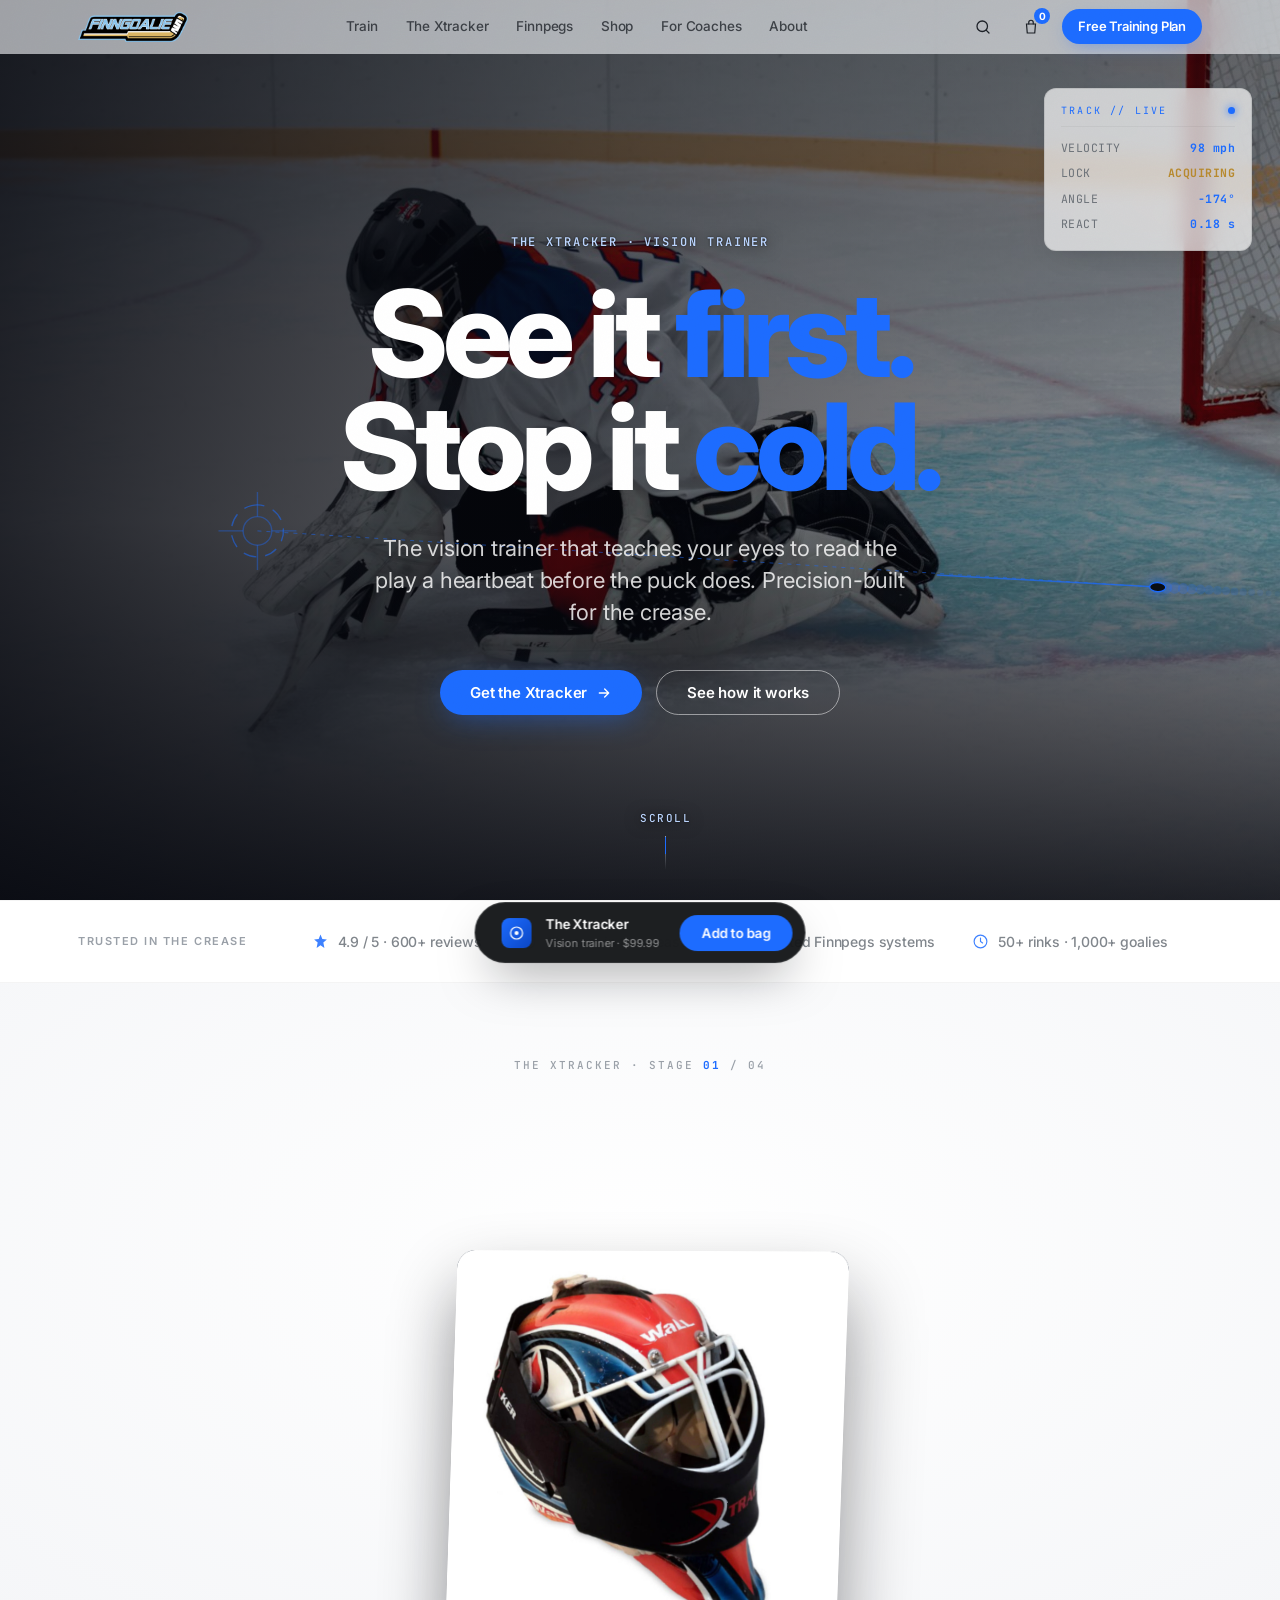
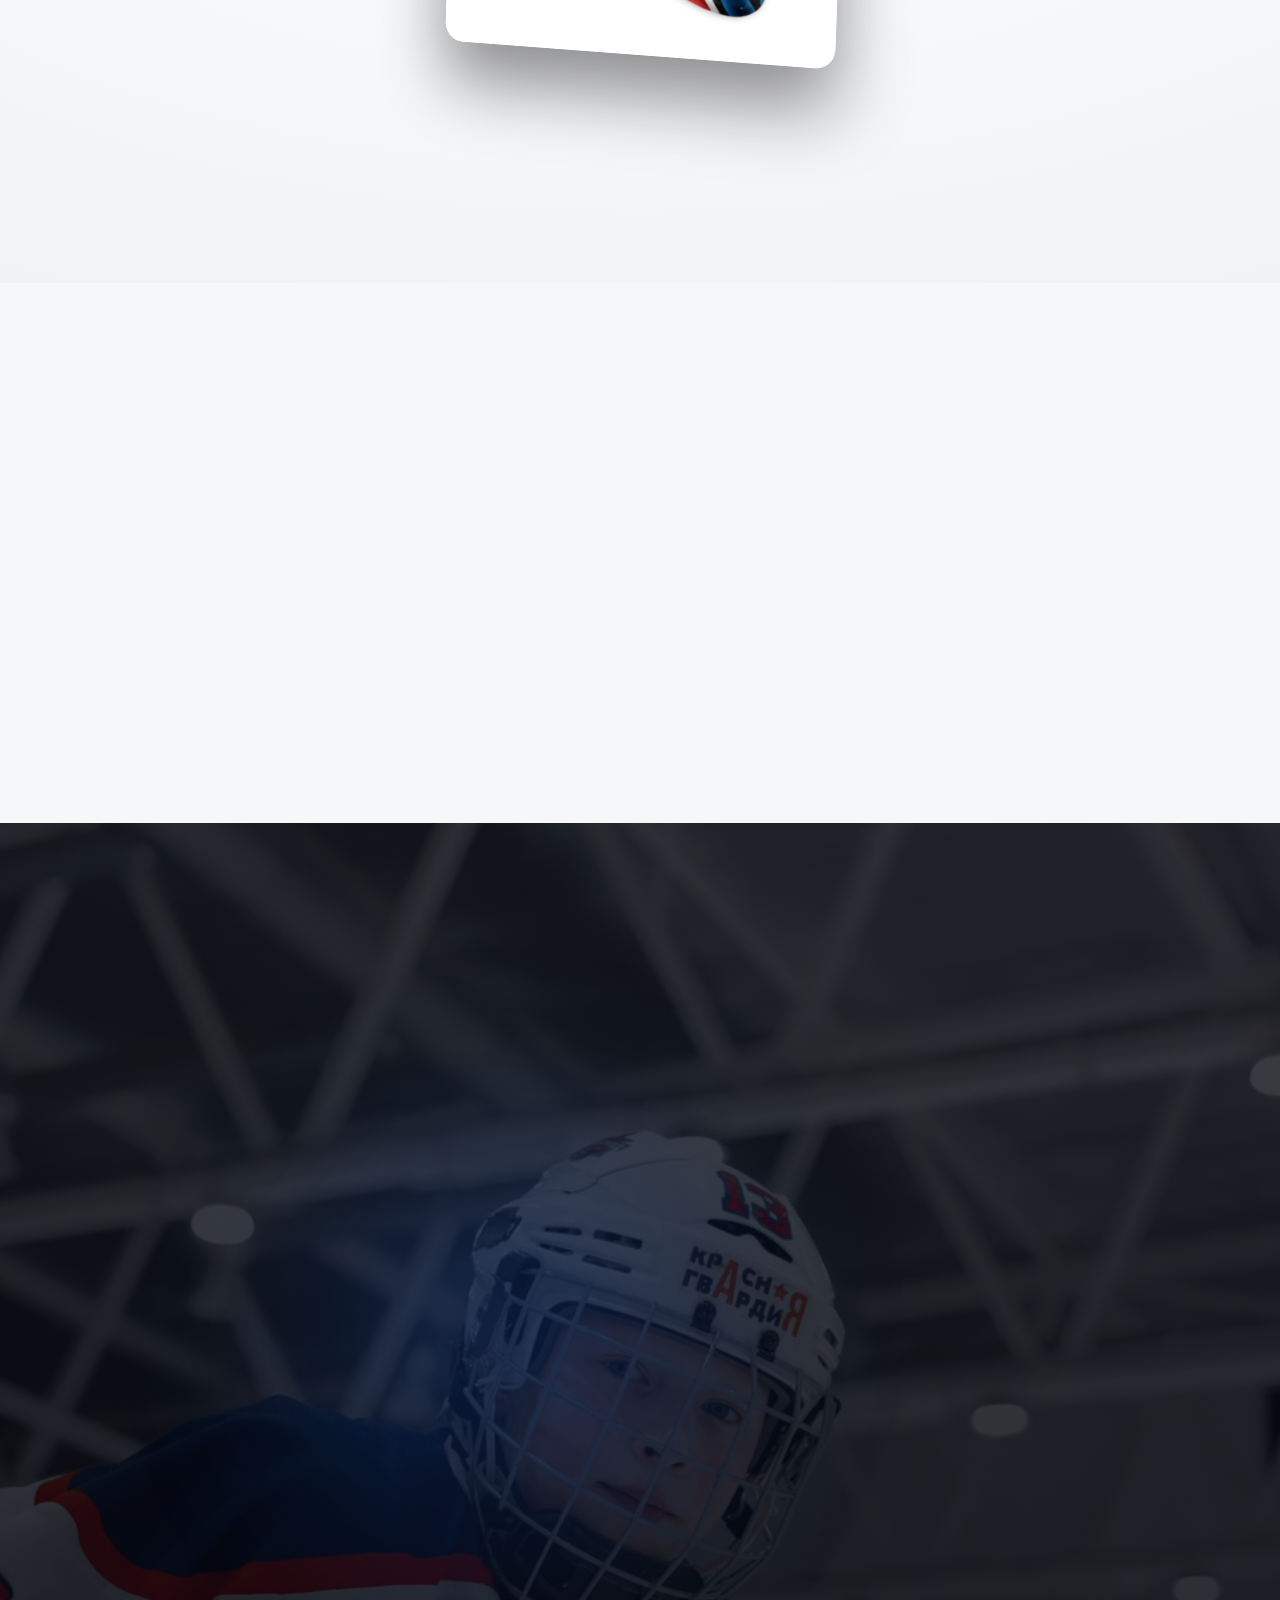
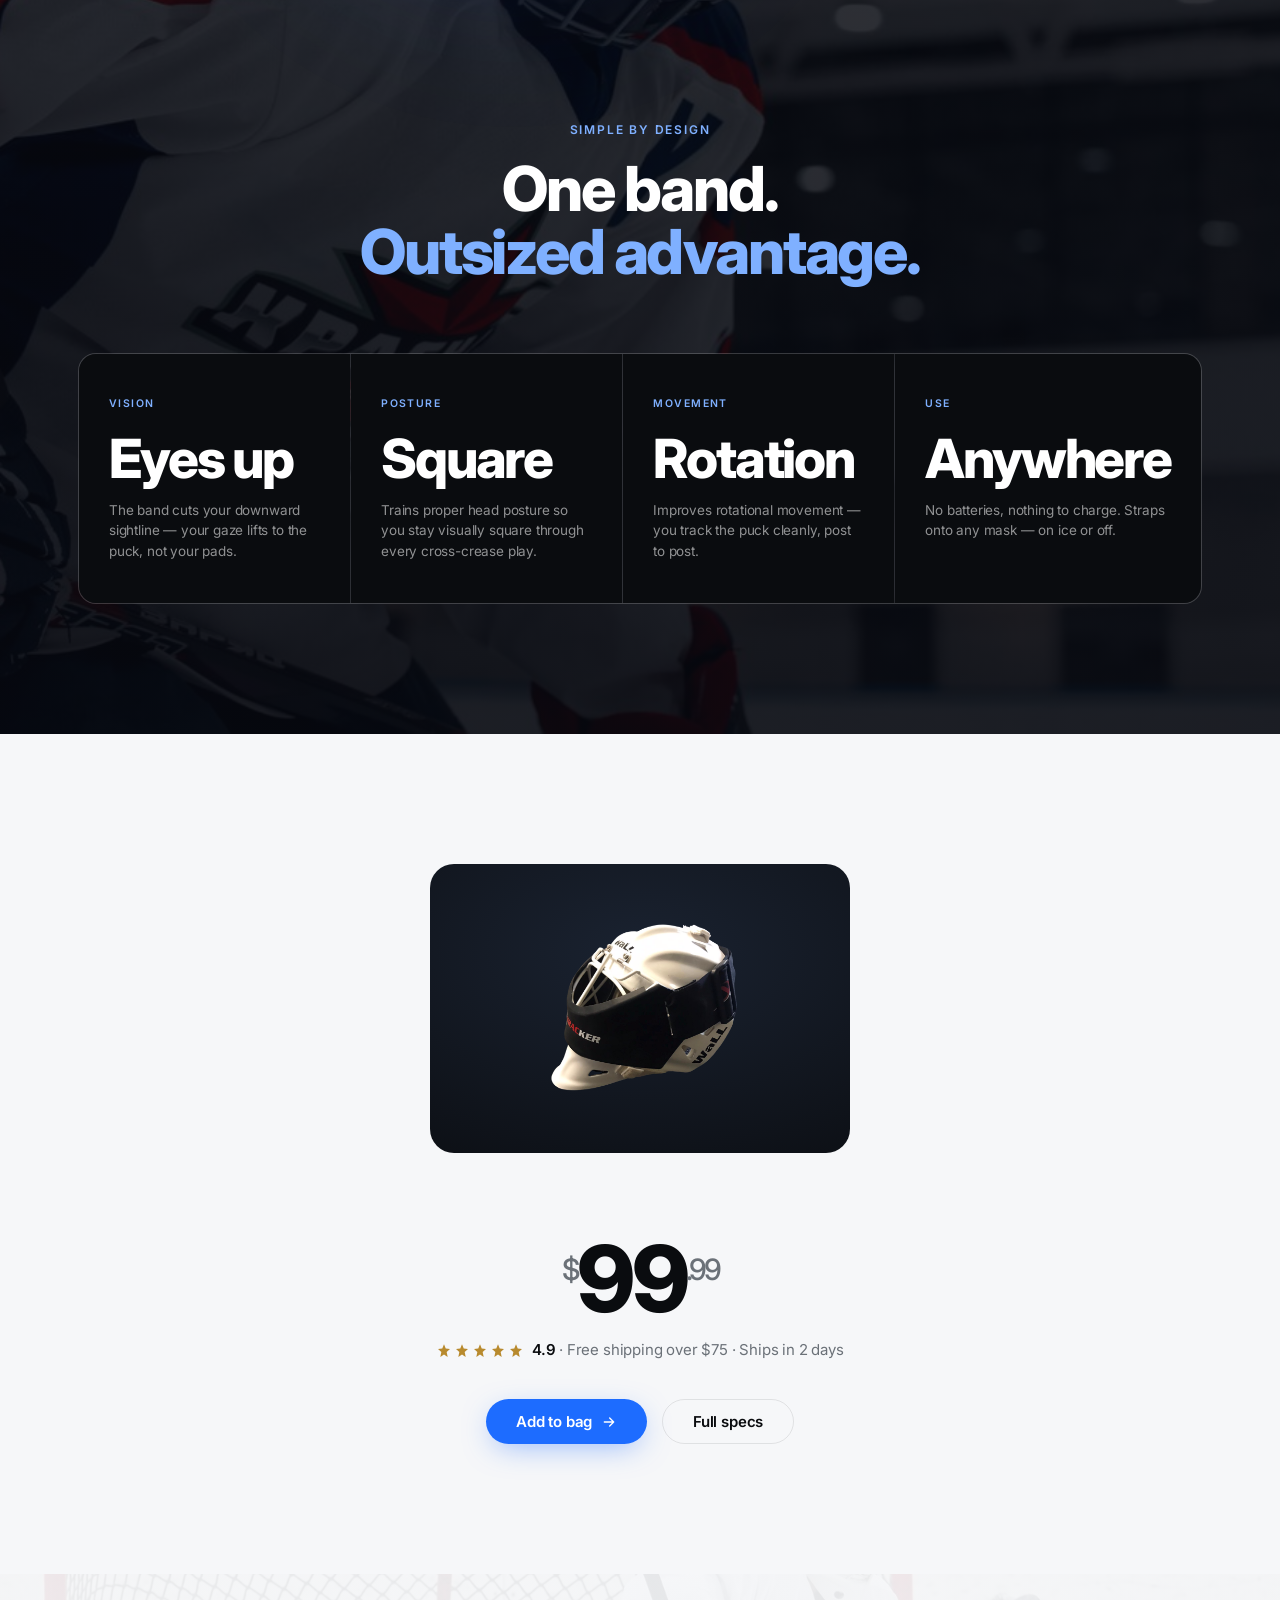
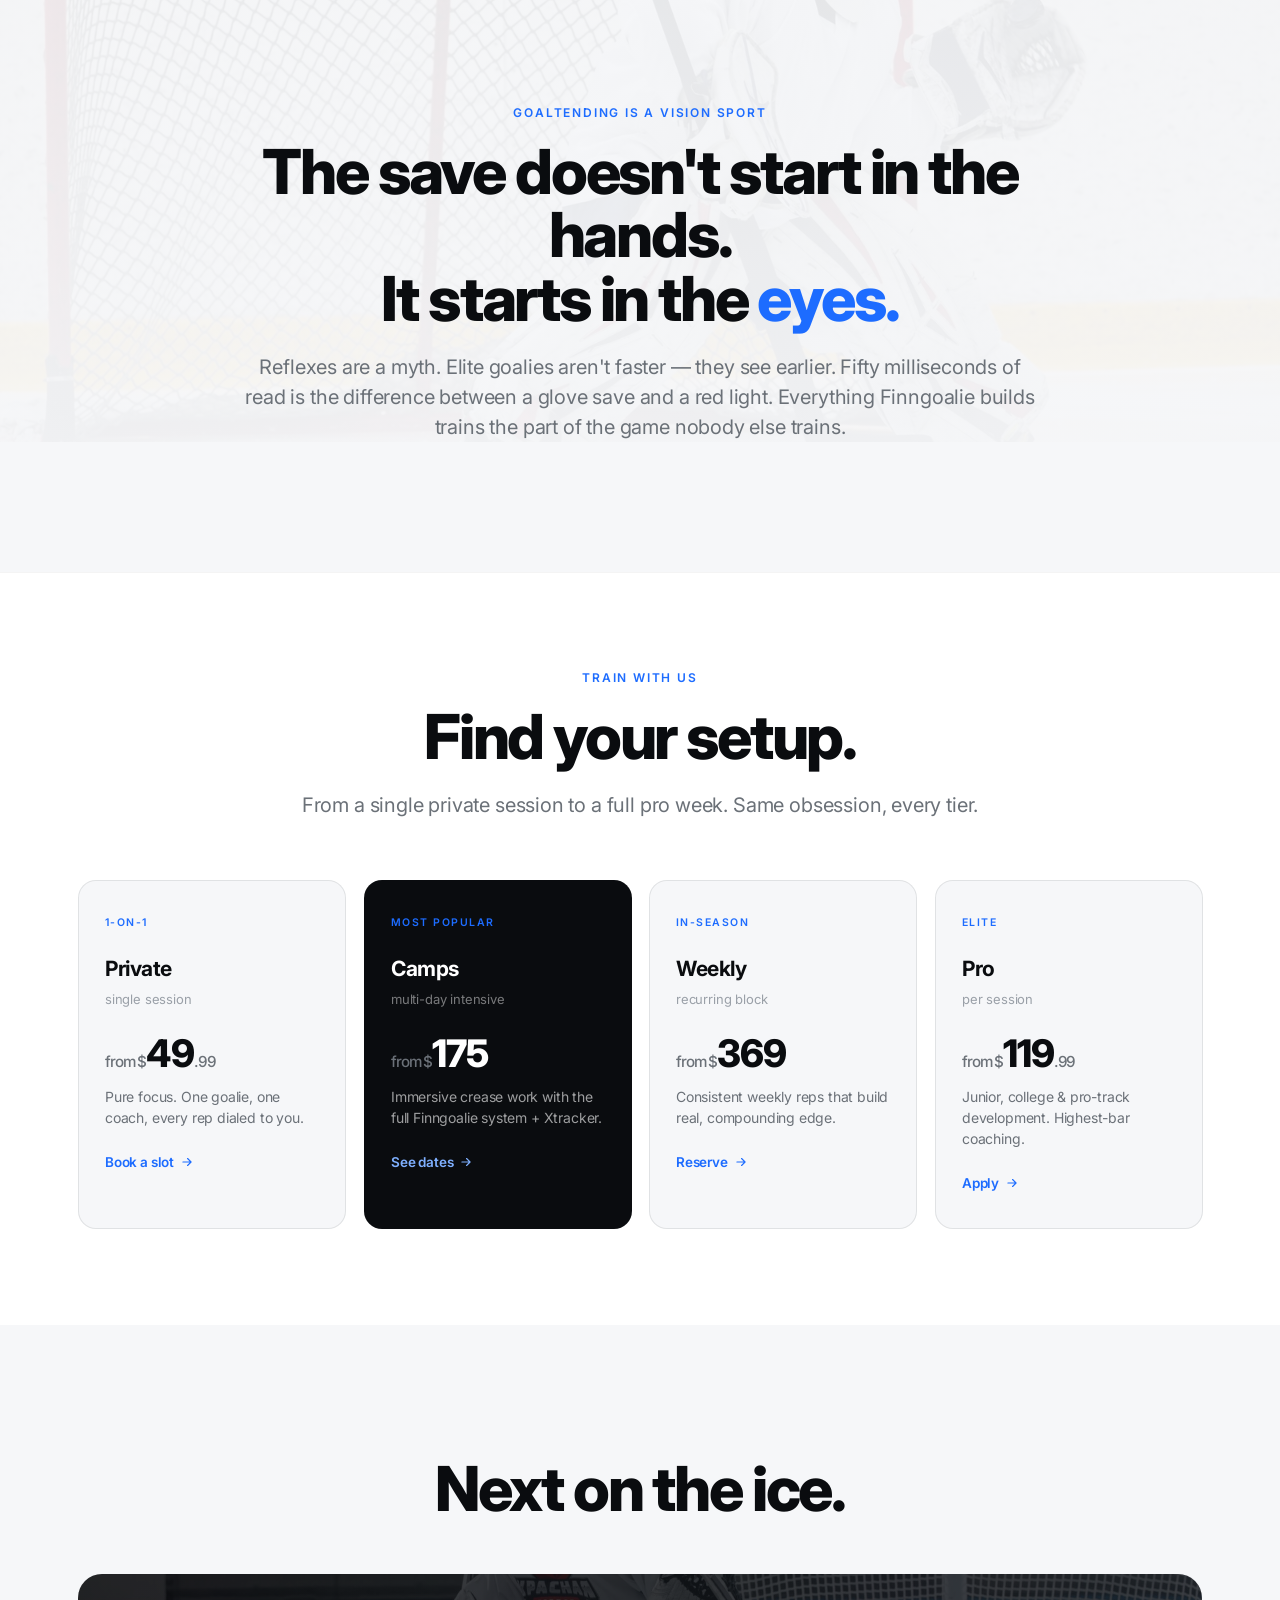
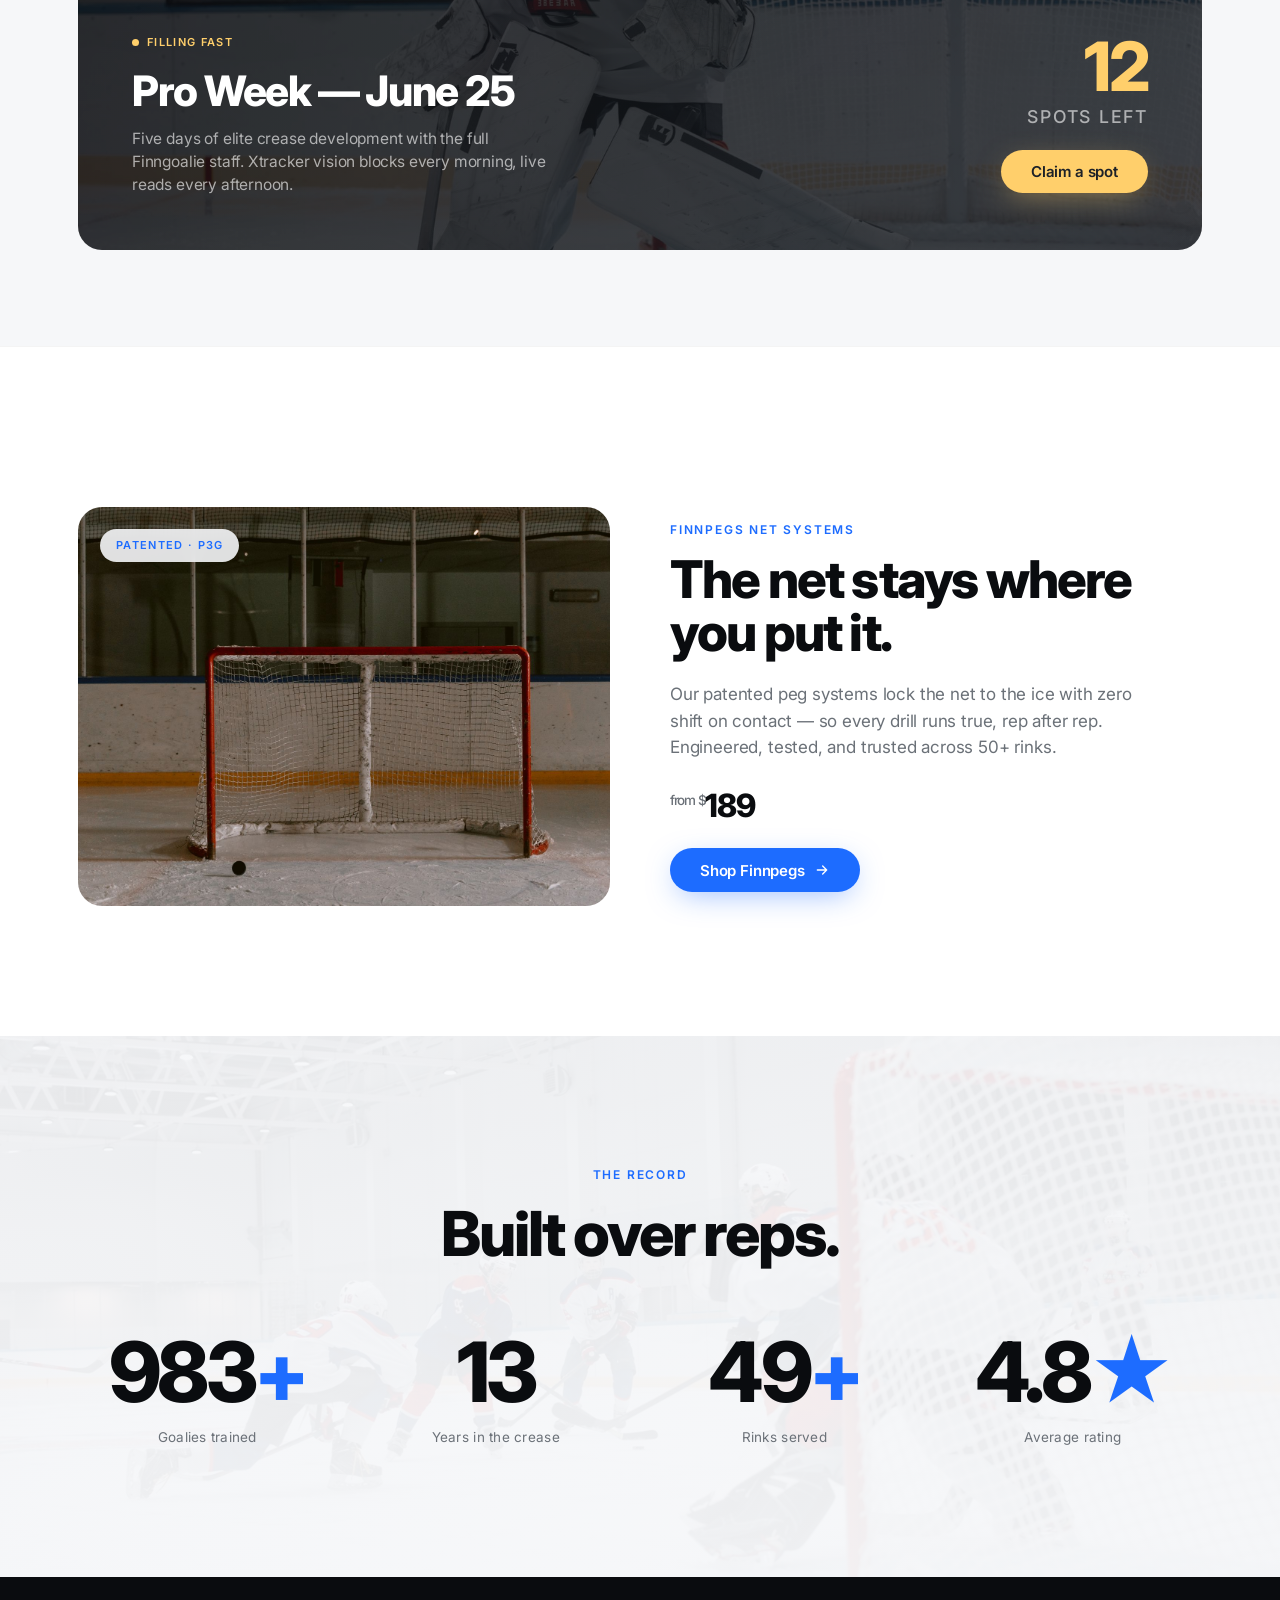
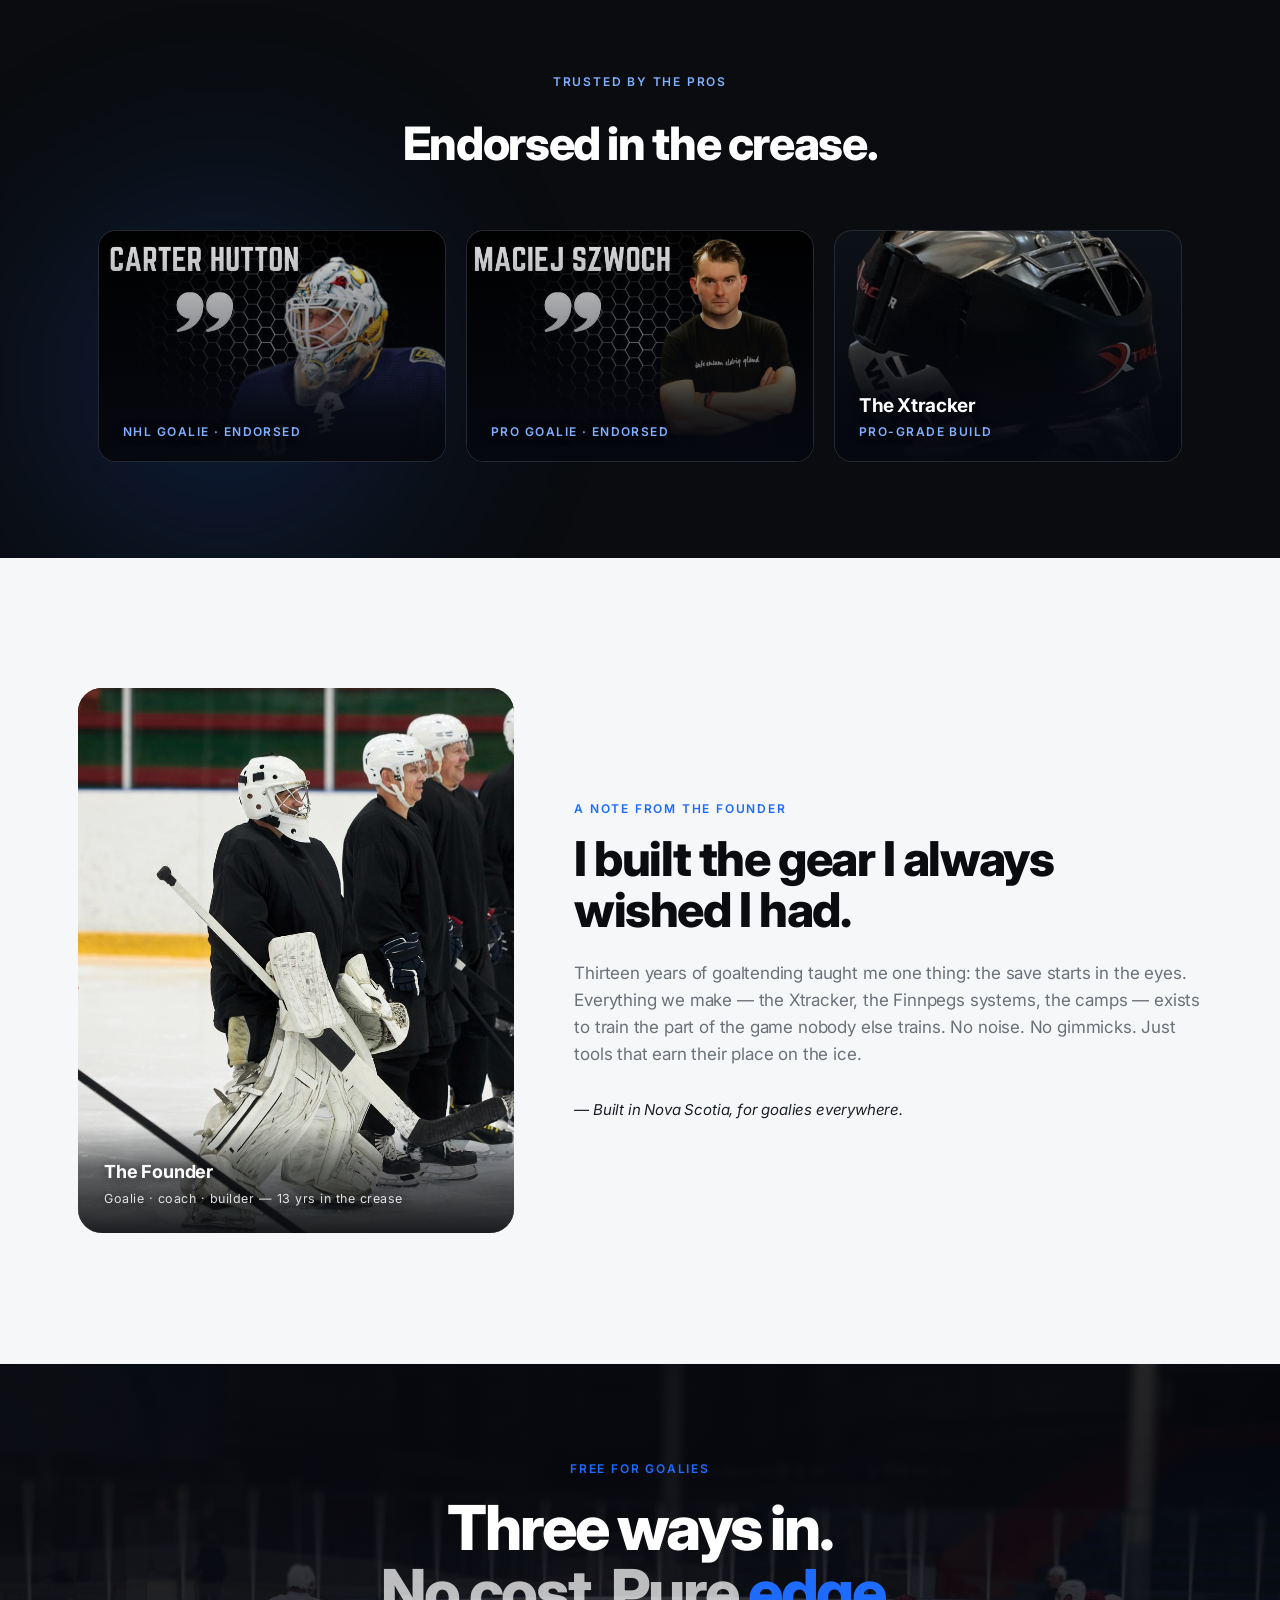
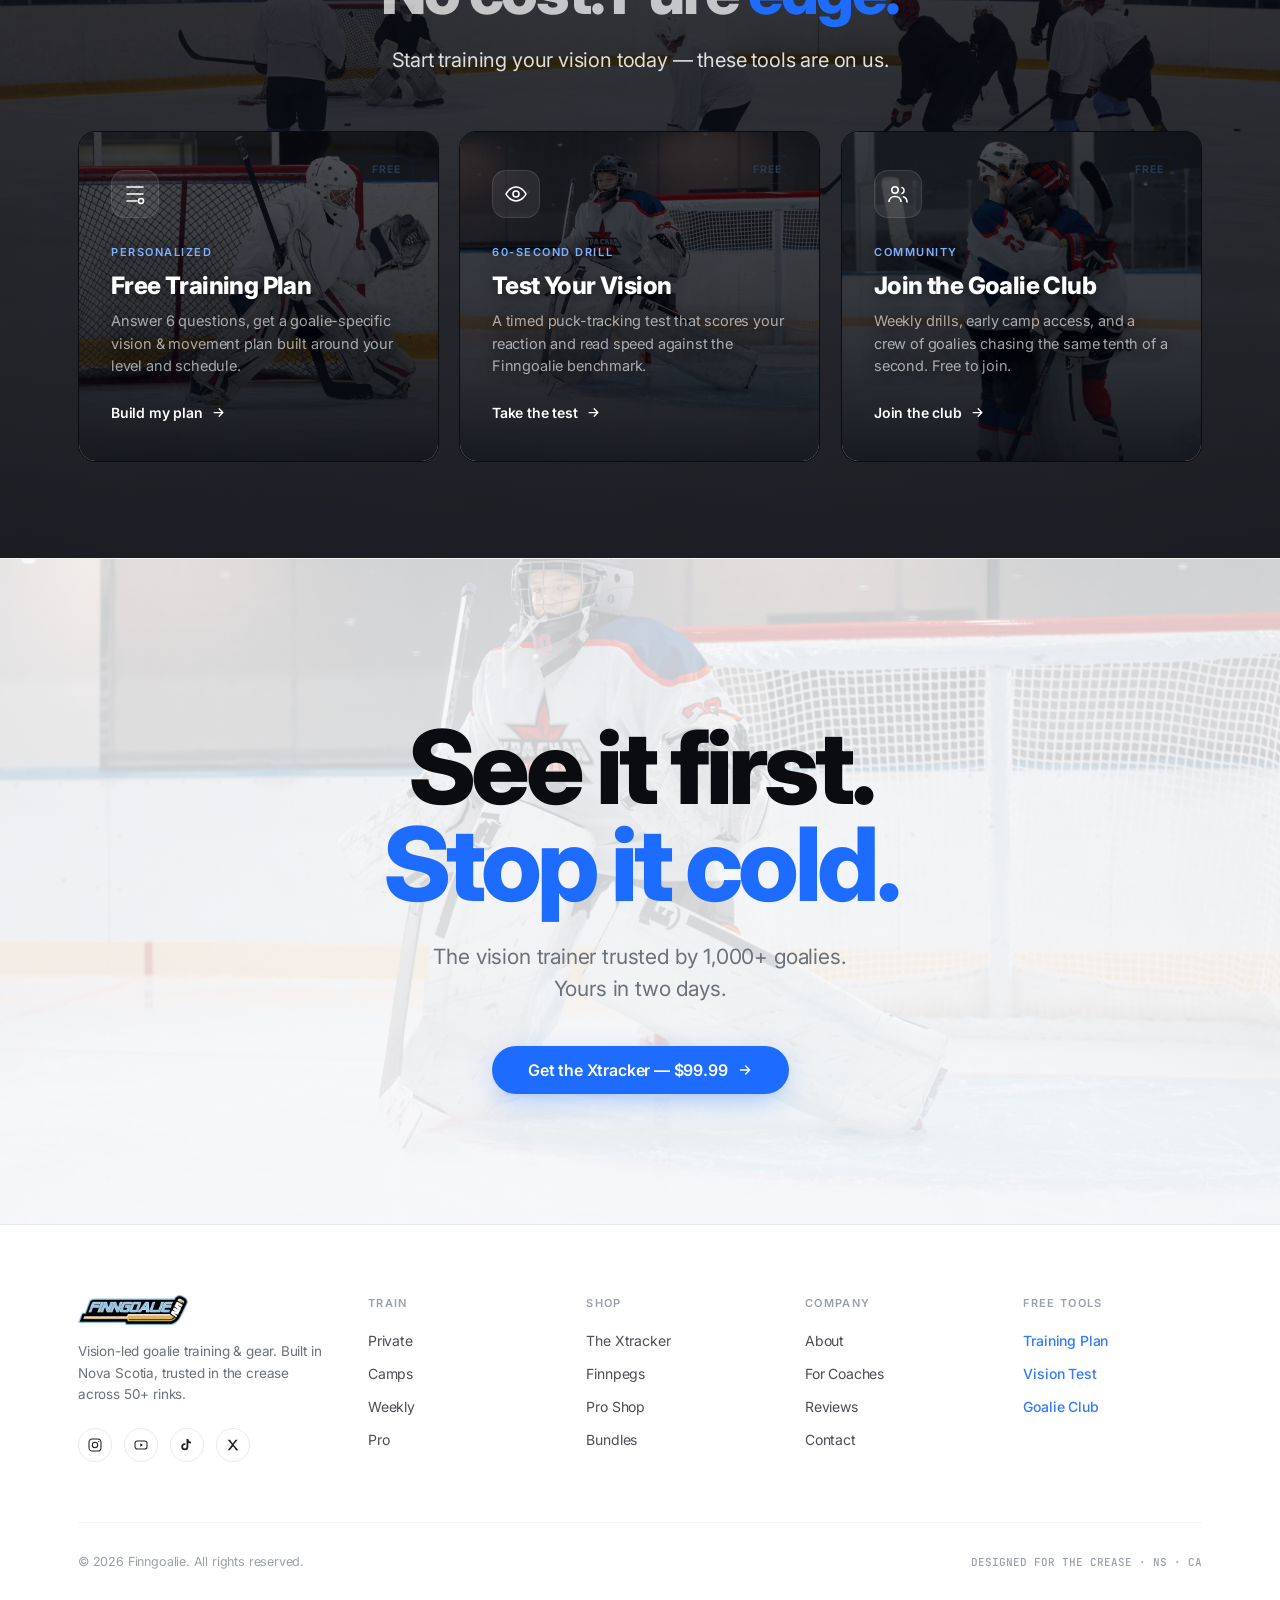
<file: index.html>
<!DOCTYPE html>
<html lang="en">
<head>
<meta charset="UTF-8">
<meta name="viewport" content="width=device-width, initial-scale=1.0, viewport-fit=cover">
<title>Finngoalie — The Xtracker. See it first. Stop it cold.</title>
<meta name="description" content="Finngoalie builds the instruments elite goaltenders train with — the Xtracker vision trainer, patented Finnpegs net systems, and pro camps. Built in Nova Scotia, trusted in the crease.">
<link rel="preconnect" href="https://fonts.googleapis.com">
<link rel="preconnect" href="https://fonts.gstatic.com" crossorigin>
<link href="https://fonts.googleapis.com/css2?family=Inter:wght@300;400;500;600;700;800&family=JetBrains+Mono:wght@400;500&display=swap" rel="stylesheet">
<link rel="stylesheet" href="styles.css?v=20260626a">
</head>
<body id="top">

<!-- LIVING AURORA -->
<canvas class="aurora-canvas" id="aurora"></canvas>

<!-- ============================================================
     NAV  —  REUSABLE SITE-WIDE BLOCK (copy verbatim on every page)
     ============================================================ -->
<nav class="nav" id="nav">
  <div class="wrap">
    <a class="brand" href="index.html"><img class="brand-logo" src="assets/img/logo.png" alt="Finngoalie"></a>
    <div class="navlinks">
      <a href="train.html">Train</a>
      <a href="xtracker.html">The Xtracker</a>
      <a href="finnpegs.html">Finnpegs</a>
      <a href="shop.html">Shop</a>
      <a href="coaches.html">For Coaches</a>
      <a href="about.html">About</a>
    </div>
    <div class="nav-right">
      <a class="nav-icon search-icon" href="shop.html" aria-label="Search">
        <svg viewBox="0 0 24 24" fill="none" stroke="currentColor" stroke-width="1.7"><circle cx="11" cy="11" r="7"/><path d="m20 20-3.5-3.5" stroke-linecap="round"/></svg>
      </a>
      <a class="nav-icon" href="shop.html" aria-label="Bag" data-bag-add>
        <svg viewBox="0 0 24 24" fill="none" stroke="currentColor" stroke-width="1.6"><path d="M6 8h12l-1 12H7L6 8z"/><path d="M9 8V6a3 3 0 0 1 6 0v2" stroke-linecap="round"/></svg>
        <span class="count" data-bag-count>0</span>
      </a>
      <a class="nav-cta magnetic" href="plan.html">Free Training Plan</a>
      <button class="burger" id="burger" aria-label="Menu" data-burger><span></span><span></span><span></span></button>
    </div>
  </div>
</nav>

<!-- MOBILE DRAWER (mirrors nav) -->
<div class="drawer" id="drawer">
  <a href="train.html" data-drawer-close>Train</a>
  <a href="xtracker.html" data-drawer-close>The Xtracker</a>
  <a href="finnpegs.html" data-drawer-close>Finnpegs</a>
  <a href="shop.html" data-drawer-close>Shop</a>
  <a href="coaches.html" data-drawer-close>For Coaches</a>
  <a href="about.html" data-drawer-close>About</a>
  <a class="drawer-cta" href="plan.html" data-drawer-close>Free Training Plan</a>
</div>

<!-- ============================================================
     HERO  —  live puck-tracker is the signature
     ============================================================ -->
<header class="hero has-media">
  <div class="hero-media"><img src="assets/img/goalie-save.jpg" alt=""></div>
  <canvas class="hero-tracker" data-puck-tracker data-readout="heroReadout"></canvas>
  <div class="hero-veil"></div>

  <!-- live HUD readout, fed by the puck-tracker -->
  <div class="hero-readout" id="heroReadout">
    <div class="rh">TRACK // LIVE</div>
    <div class="rl"><span>VELOCITY</span><b data-vel>— mph</b></div>
    <div class="rl"><span>LOCK</span><b data-lock>ACQUIRING</b></div>
    <div class="rl"><span>ANGLE</span><b data-ang>—°</b></div>
    <div class="rl"><span>REACT</span><b>0.18 s</b></div>
  </div>

  <div class="hero-in">
    <div class="hero-eyebrow mono">THE XTRACKER · VISION TRAINER</div>
    <h1>
      <span class="l" style="animation-delay:.25s">See</span>
      <span class="l" style="animation-delay:.33s">it</span>
      <span class="l accent" style="animation-delay:.41s">first.</span><br>
      <span class="l" style="animation-delay:.55s">Stop</span>
      <span class="l" style="animation-delay:.63s">it</span>
      <span class="l accent" style="animation-delay:.71s">cold.</span>
    </h1>
    <p class="sub">The vision trainer that teaches your eyes to read the play a heartbeat before the puck does. Precision-built for the crease.</p>
    <div class="hero-cta">
      <a class="btn btn-primary magnetic" href="#tracker">Get the Xtracker <svg class="chev" width="16" height="16" viewBox="0 0 24 24" fill="none"><path d="M5 12h14M13 6l6 6-6 6" stroke="currentColor" stroke-width="2" stroke-linecap="round" stroke-linejoin="round"/></svg></a>
      <a class="btn btn-ghost magnetic" href="#tracker">See how it works</a>
    </div>
  </div>

  <div class="hero-scrollcue mono">SCROLL<div class="dot"></div></div>
</header>

<!-- ============================================================
     TRUST
     ============================================================ -->
<div class="trust">
  <div class="wrap">
    <span class="lbl">Trusted in the crease</span>
    <div class="marks">
      <span class="mark"><svg viewBox="0 0 24 24" fill="none"><path d="M12 2l2.6 6.3L21 9l-5 4.4L17.5 21 12 17.3 6.5 21 8 13.4 3 9l6.4-.7L12 2z" fill="currentColor"/></svg>4.9 / 5 · 600+ reviews</span>
      <span class="mark"><svg viewBox="0 0 24 24" fill="none"><path d="M12 2L3 6.5v6c0 5 3.8 8.4 9 9.5 5.2-1.1 9-4.5 9-9.5v-6L12 2z" stroke="currentColor" stroke-width="1.6"/></svg>13 years in the crease</span>
      <span class="mark"><svg viewBox="0 0 24 24" fill="none"><path d="M4 7h16M4 12h16M4 17h10" stroke="currentColor" stroke-width="1.8" stroke-linecap="round"/></svg>Patented Finnpegs systems</span>
      <span class="mark"><svg viewBox="0 0 24 24" fill="none"><circle cx="12" cy="12" r="9" stroke="currentColor" stroke-width="1.6"/><path d="M12 7v5l3 2" stroke="currentColor" stroke-width="1.6" stroke-linecap="round"/></svg>50+ rinks · 1,000+ goalies</span>
    </div>
  </div>
</div>

<!-- ============================================================
     THE SIGNATURE PINNED PRODUCT SEQUENCE
     ============================================================ -->
<section class="pin-section" id="tracker">
  <div class="pin-stage">
    <div class="pin-bg"></div>
    <div class="pin-progress" id="pinBar"></div>
    <div class="pin-counter mono">THE XTRACKER · STAGE <b id="pinStage">01</b> / 04</div>

    <div class="stage-copy copy-top" data-copy="0"><h3>Engineered to be <span class="accent">seen.</span></h3><p>Every line drawn for one job — train the eyes that win games.</p></div>
    <div class="stage-copy copy-top" data-copy="1" style="opacity:0"><h3>Read the play <span class="accent">early.</span></h3><p>The vision band lifts your eyes off your pads — you pick the puck up sooner.</p></div>
    <div class="stage-copy copy-bottom" data-copy="2" style="opacity:0"><h3>Stay <span class="accent">square.</span></h3><p>It trains head posture and rotation, so you stay square through every cross-crease play.</p></div>
    <div class="stage-copy copy-bottom" data-copy="3" style="opacity:0"><h3>Then stop it <span class="accent">cold.</span></h3><p>From first read to clean glove. The Xtracker — earlier eyes, every shift.</p></div>

    <div class="stage-prod" id="stageProd">
      <div class="tracker">
        <div class="glow"></div>
        <div class="product-frame stage-real"><img src="assets/img/product/xtracker-5.jpg" alt="The Xtracker — vision band on a goalie mask"></div>
        <div class="tracker-body stage-render" data-tracker-mount></div>
        <div class="scan"></div>
        <div class="reflection" data-tracker-mount></div>
      </div>
    </div>

    <div class="calls">
      <svg viewBox="0 0 1000 700" preserveAspectRatio="xMidYMid meet">
        <g class="call-grp">
          <path class="call-line" d="M500 250 L300 160" />
          <circle class="call-dot" cx="500" cy="250" r="3.5"/>
          <text class="call-label" x="120" y="150">REACTIVE LED ARRAY</text>
          <text class="call-label sub" x="120" y="172">12 independent vision targets</text>
        </g>
        <g class="call-grp">
          <path class="call-line" d="M510 370 L720 470" />
          <circle class="call-dot" cx="510" cy="370" r="3.5"/>
          <text class="call-label" x="730" y="462">IMPACT-GRADE SHELL</text>
          <text class="call-label sub" x="730" y="484">survives a 90 mph slapshot</text>
        </g>
        <g class="call-grp">
          <path class="call-line" d="M470 430 L270 540" />
          <circle class="call-dot" cx="470" cy="430" r="3.5"/>
          <text class="call-label" x="90" y="532">8-HOUR BATTERY</text>
          <text class="call-label sub" x="90" y="554">one charge · a full week of reps</text>
        </g>
      </svg>
    </div>
  </div>
</section>

<!-- ============================================================
     SPECS
     ============================================================ -->
<section class="specs has-bg">
  <div class="bg-media dark"><img src="assets/img/mask.jpg" alt=""></div>
  <div class="glow-blob"></div>
  <div class="wrap">
    <div class="section-head">
      <div class="kicker reveal">Simple by design</div>
      <h2 class="reveal d1">One band.<br><span style="color:#7fb0ff">Outsized advantage.</span></h2>
    </div>
    <div class="grid">
      <div class="spec-cell reveal"><div class="lab">Vision</div><div class="num">Eyes&nbsp;up</div><div class="desc">The band cuts your downward sightline — your gaze lifts to the puck, not your pads.</div></div>
      <div class="spec-cell reveal d1"><div class="lab">Posture</div><div class="num">Square</div><div class="desc">Trains proper head posture so you stay visually square through every cross-crease play.</div></div>
      <div class="spec-cell reveal d2"><div class="lab">Movement</div><div class="num">Rotation</div><div class="desc">Improves rotational movement — you track the puck cleanly, post to post.</div></div>
      <div class="spec-cell reveal d3"><div class="lab">Use</div><div class="num">Anywhere</div><div class="desc">No batteries, nothing to charge. Straps onto any mask — on ice or off.</div></div>
    </div>
  </div>
</section>

<!-- ============================================================
     BUY
     ============================================================ -->
<section class="buy" data-buy-trigger>
  <div class="wrap">
    <div class="product-frame buy-shot reveal"><img src="assets/img/product/xtracker-1.png" alt="The Xtracker vision band"></div>
    <div class="section-head">
      <div class="kicker reveal">The Xtracker</div>
      <div class="price reveal d1"><small>$</small>99<small>.99</small></div>
      <div class="meta reveal d2"><span class="stars"><svg viewBox="0 0 24 24" fill="currentColor"><path d="M12 2l2.6 6.3L21 9l-5 4.4L17.5 21 12 17.3 6.5 21 8 13.4 3 9l6.4-.7L12 2z"/></svg><svg viewBox="0 0 24 24" fill="currentColor"><path d="M12 2l2.6 6.3L21 9l-5 4.4L17.5 21 12 17.3 6.5 21 8 13.4 3 9l6.4-.7L12 2z"/></svg><svg viewBox="0 0 24 24" fill="currentColor"><path d="M12 2l2.6 6.3L21 9l-5 4.4L17.5 21 12 17.3 6.5 21 8 13.4 3 9l6.4-.7L12 2z"/></svg><svg viewBox="0 0 24 24" fill="currentColor"><path d="M12 2l2.6 6.3L21 9l-5 4.4L17.5 21 12 17.3 6.5 21 8 13.4 3 9l6.4-.7L12 2z"/></svg><svg viewBox="0 0 24 24" fill="currentColor"><path d="M12 2l2.6 6.3L21 9l-5 4.4L17.5 21 12 17.3 6.5 21 8 13.4 3 9l6.4-.7L12 2z"/></svg></span> &nbsp;<b>4.9</b> · Free shipping over $75 · Ships in 2 days</div>
      <div class="buy-cta reveal d3">
        <a class="btn btn-primary magnetic" href="shop.html" data-bag-add>Add to bag <svg class="chev" width="16" height="16" viewBox="0 0 24 24" fill="none"><path d="M5 12h14M13 6l6 6-6 6" stroke="currentColor" stroke-width="2" stroke-linecap="round" stroke-linejoin="round"/></svg></a>
        <a class="btn btn-ghost magnetic" href="xtracker.html">Full specs</a>
      </div>
    </div>
  </div>
</section>

<!-- ============================================================
     VISION SPORT — statement
     ============================================================ -->
<section class="founder has-bg" style="padding-bottom:0">
  <div class="bg-media wash"><img src="assets/img/goalie-focus.jpg" alt=""></div>
  <div class="wrap">
    <div class="section-head" style="max-width:840px">
      <div class="kicker reveal">Goaltending is a vision sport</div>
      <h2 class="reveal d1">The save doesn't start in the hands.<br><span class="mute">It starts in the </span><span class="accent">eyes.</span></h2>
      <p class="reveal d2">Reflexes are a myth. Elite goalies aren't faster — they see earlier. Fifty milliseconds of read is the difference between a glove save and a red light. Everything Finngoalie builds trains the part of the game nobody else trains.</p>
    </div>
  </div>
</section>

<!-- ============================================================
     TRAIN WITH US
     ============================================================ -->
<section class="setup" id="setup" style="margin-top:130px">
  <div class="wrap">
    <div class="section-head">
      <div class="kicker reveal">Train with us</div>
      <h2 class="reveal d1">Find your <span class="mute">setup.</span></h2>
      <p class="reveal d2">From a single private session to a full pro week. Same obsession, every tier.</p>
    </div>
    <div class="setup-grid stagger">
      <a class="setup-card" href="train.html"><div class="tag">1-on-1</div><h4>Private</h4><div class="from">single session</div><div class="p"><small>from $</small>49<small>.99</small></div><div class="desc">Pure focus. One goalie, one coach, every rep dialed to you.</div><span class="go">Book a slot <svg class="chev" width="14" height="14" viewBox="0 0 24 24" fill="none"><path d="M5 12h14M13 6l6 6-6 6" stroke="currentColor" stroke-width="2" stroke-linecap="round" stroke-linejoin="round"/></svg></span></a>
      <a class="setup-card feat" href="train.html"><div class="tag">Most popular</div><h4>Camps</h4><div class="from">multi-day intensive</div><div class="p"><small>from $</small>175</div><div class="desc">Immersive crease work with the full Finngoalie system + Xtracker.</div><span class="go">See dates <svg class="chev" width="14" height="14" viewBox="0 0 24 24" fill="none"><path d="M5 12h14M13 6l6 6-6 6" stroke="#7fb0ff" stroke-width="2" stroke-linecap="round" stroke-linejoin="round"/></svg></span></a>
      <a class="setup-card" href="train.html"><div class="tag">In-season</div><h4>Weekly</h4><div class="from">recurring block</div><div class="p"><small>from $</small>369</div><div class="desc">Consistent weekly reps that build real, compounding edge.</div><span class="go">Reserve <svg class="chev" width="14" height="14" viewBox="0 0 24 24" fill="none"><path d="M5 12h14M13 6l6 6-6 6" stroke="currentColor" stroke-width="2" stroke-linecap="round" stroke-linejoin="round"/></svg></span></a>
      <a class="setup-card" href="train.html"><div class="tag">Elite</div><h4>Pro</h4><div class="from">per session</div><div class="p"><small>from $</small>119<small>.99</small></div><div class="desc">Junior, college &amp; pro-track development. Highest-bar coaching.</div><span class="go">Apply <svg class="chev" width="14" height="14" viewBox="0 0 24 24" fill="none"><path d="M5 12h14M13 6l6 6-6 6" stroke="currentColor" stroke-width="2" stroke-linecap="round" stroke-linejoin="round"/></svg></span></a>
    </div>
  </div>
</section>

<!-- ============================================================
     CAMPS URGENCY
     ============================================================ -->
<section class="camps">
  <div class="wrap">
    <div class="section-head">
      <div class="kicker reveal">Upcoming</div>
      <h2 class="reveal d1">Next on the <span class="mute">ice.</span></h2>
    </div>
    <div class="camp-banner reveal d1">
      <div class="photo" style="background-image:url(assets/img/goalie-action.jpg)"></div>
      <div class="camp-left">
        <div class="urg"><span class="pulse"></span>Filling fast</div>
        <h3>Pro Week — June 25</h3>
        <p>Five days of elite crease development with the full Finngoalie staff. Xtracker vision blocks every morning, live reads every afternoon.</p>
      </div>
      <div class="camp-right">
        <div class="spots"><span data-count="12">12</span><small>spots left</small></div>
        <a class="btn magnetic" href="train.html">Claim a spot</a>
      </div>
    </div>
  </div>
</section>

<!-- ============================================================
     FINNPEGS
     ============================================================ -->
<section class="finnpegs" id="finnpegs">
  <div class="wrap">
    <div class="finn-grid">
      <div class="finn-visual reveal r-scale">
        <img src="assets/img/net.jpg" alt="Finnpegs patented net system">
        <span class="badge">Patented · P3G</span>
      </div>
      <div class="finn-copy reveal r-right">
        <div class="kicker">Finnpegs net systems</div>
        <h2>The net stays where you put it.</h2>
        <p>Our patented peg systems lock the net to the ice with zero shift on contact — so every drill runs true, rep after rep. Engineered, tested, and trusted across 50+ rinks.</p>
        <div class="price"><small>from $</small>189</div>
        <a class="btn btn-primary magnetic" href="finnpegs.html">Shop Finnpegs <svg class="chev" width="16" height="16" viewBox="0 0 24 24" fill="none"><path d="M5 12h14M13 6l6 6-6 6" stroke="currentColor" stroke-width="2" stroke-linecap="round" stroke-linejoin="round"/></svg></a>
      </div>
    </div>
  </div>
</section>

<!-- ============================================================
     STATS
     ============================================================ -->
<section class="stats has-bg">
  <div class="bg-media wash"><img src="assets/img/ice-rink.jpg" alt=""></div>
  <div class="wrap">
    <div class="section-head">
      <div class="kicker reveal">The record</div>
      <h2 class="reveal d1">Built over <span class="mute">reps.</span></h2>
    </div>
    <div class="stats-grid">
      <div class="stat reveal"><div class="n"><span data-count="1000">0</span><span class="ac">+</span></div><div class="lab">Goalies trained</div></div>
      <div class="stat reveal d1"><div class="n"><span data-count="13">0</span></div><div class="lab">Years in the crease</div></div>
      <div class="stat reveal d2"><div class="n"><span data-count="50">0</span><span class="ac">+</span></div><div class="lab">Rinks served</div></div>
      <div class="stat reveal d3"><div class="n"><span data-count="4.9" data-dec="1">0</span><span class="ac">★</span></div><div class="lab">Average rating</div></div>
    </div>
  </div>
</section>

<!-- ============================================================
     TESTIMONIAL
     ============================================================ -->
<section class="testi">
  <div class="glow-blob"></div>
  <div class="wrap">
    <div class="kicker reveal" style="color:var(--accent-up)">Trusted by the pros</div>
    <h2 class="reveal d1" style="color:#fff;font-size:clamp(28px,4vw,46px);font-weight:800;letter-spacing:-.03em;margin-top:14px">Endorsed in the <span class="accent">crease.</span></h2>
    <div class="endorse-grid stagger">
      <figure class="endorse-card card-photo reveal">
        <img src="assets/img/product/xtracker-3.jpg" alt="Carter Hutton, NHL goaltender, endorsing the Xtracker">
        <figcaption><span>NHL Goalie · Endorsed</span></figcaption>
      </figure>
      <figure class="endorse-card card-photo reveal d1">
        <img src="assets/img/product/xtracker-4.jpg" alt="Maciej Szwoch, pro goaltender, endorsing the Xtracker">
        <figcaption><span>Pro Goalie · Endorsed</span></figcaption>
      </figure>
      <figure class="endorse-card card-photo reveal d2">
        <img src="assets/img/product/xtracker-2.png" alt="The Xtracker vision trainer mounted on a goalie mask">
        <figcaption><b>The Xtracker</b><span>Pro-grade build</span></figcaption>
      </figure>
    </div>
  </div>
</section>

<!-- ============================================================
     FOUNDER
     ============================================================ -->
<section class="founder" id="founder">
  <div class="wrap">
    <div class="founder-grid">
      <div class="founder-photo reveal r-left">
        <img src="assets/img/coach.jpg" alt="Finngoalie founder">
        <div class="name"><b>The Founder</b><span>Goalie · coach · builder — 13 yrs in the crease</span></div>
      </div>
      <div class="founder-copy reveal r-right">
        <div class="kicker">A note from the founder</div>
        <h2>I built the gear I always wished I had.</h2>
        <p>Thirteen years of goaltending taught me one thing: the save starts in the eyes. Everything we make — the Xtracker, the Finnpegs systems, the camps — exists to train the part of the game nobody else trains. No noise. No gimmicks. Just tools that earn their place on the ice.</p>
        <div class="sig">— Built in Nova Scotia, for goalies everywhere.</div>
      </div>
    </div>
  </div>
</section>

<!-- ============================================================
     PROMO BAND  —  the money feature (Free Tools funnels)
     ============================================================ -->
<section class="promo has-bg">
  <div class="bg-media dark"><img src="assets/img/training.jpg" alt=""></div>
  <div class="wrap">
    <div class="section-head">
      <div class="kicker reveal">Free for goalies</div>
      <h2 class="reveal d1">Three ways in.<br><span class="mute">No cost. Pure </span><span class="accent">edge.</span></h2>
      <p class="reveal d2">Start training your vision today — these tools are on us.</p>
    </div>
    <div class="promo-grid stagger">
      <a class="promo-card card-photo" href="plan.html">
        <img src="assets/img/goalie-focus.jpg" alt="">
        <span class="free-tag">Free</span>
        <span class="pi"><svg viewBox="0 0 24 24" fill="none" stroke="currentColor" stroke-width="1.6"><path d="M4 5h16M4 12h16M4 19h10" stroke-linecap="round"/><circle cx="18" cy="19" r="2.5"/></svg></span>
        <div class="pt">Personalized</div>
        <h3>Free Training Plan</h3>
        <p>Answer 6 questions, get a goalie-specific vision &amp; movement plan built around your level and schedule.</p>
        <span class="go">Build my plan <svg class="chev" width="15" height="15" viewBox="0 0 24 24" fill="none"><path d="M5 12h14M13 6l6 6-6 6" stroke="currentColor" stroke-width="2" stroke-linecap="round" stroke-linejoin="round"/></svg></span>
      </a>
      <a class="promo-card card-photo" href="vision-test.html">
        <img src="assets/img/goalie-action.jpg" alt="">
        <span class="free-tag">Free</span>
        <span class="pi"><svg viewBox="0 0 24 24" fill="none" stroke="currentColor" stroke-width="1.6"><path d="M2 12s3.5-7 10-7 10 7 10 7-3.5 7-10 7-10-7-10-7z"/><circle cx="12" cy="12" r="3"/></svg></span>
        <div class="pt">60-second drill</div>
        <h3>Test Your Vision</h3>
        <p>A timed puck-tracking test that scores your reaction and read speed against the Finngoalie benchmark.</p>
        <span class="go">Take the test <svg class="chev" width="15" height="15" viewBox="0 0 24 24" fill="none"><path d="M5 12h14M13 6l6 6-6 6" stroke="currentColor" stroke-width="2" stroke-linecap="round" stroke-linejoin="round"/></svg></span>
      </a>
      <a class="promo-card card-photo" href="club.html">
        <img src="assets/img/youth.jpg" alt="">
        <span class="free-tag">Free</span>
        <span class="pi"><svg viewBox="0 0 24 24" fill="none" stroke="currentColor" stroke-width="1.6"><circle cx="9" cy="8" r="3.2"/><path d="M3 20c0-3.3 2.7-5.5 6-5.5s6 2.2 6 5.5"/><path d="M16 5.5a3.2 3.2 0 0 1 0 6M21 20c0-2.6-1.4-4.4-3.5-5.2" stroke-linecap="round"/></svg></span>
        <div class="pt">Community</div>
        <h3>Join the Goalie Club</h3>
        <p>Weekly drills, early camp access, and a crew of goalies chasing the same tenth of a second. Free to join.</p>
        <span class="go">Join the club <svg class="chev" width="15" height="15" viewBox="0 0 24 24" fill="none"><path d="M5 12h14M13 6l6 6-6 6" stroke="currentColor" stroke-width="2" stroke-linecap="round" stroke-linejoin="round"/></svg></span>
      </a>
    </div>
  </div>
</section>

<!-- ============================================================
     CLOSING
     ============================================================ -->
<section class="closing has-bg">
  <div class="bg-media wash-soft"><img src="assets/img/goalie-action.jpg" alt=""></div>
  <div class="wrap">
    <h2 class="reveal">See it first.<br><span class="accent">Stop it cold.</span></h2>
    <p class="reveal d1">The vision trainer trusted by 1,000+ goalies. Yours in two days.</p>
    <a class="btn btn-primary btn-lg magnetic reveal d2" href="shop.html" data-bag-add>Get the Xtracker — $99.99 <svg class="chev" width="16" height="16" viewBox="0 0 24 24" fill="none"><path d="M5 12h14M13 6l6 6-6 6" stroke="currentColor" stroke-width="2" stroke-linecap="round" stroke-linejoin="round"/></svg></a>
  </div>
</section>

<!-- ============================================================
     FOOTER  —  REUSABLE SITE-WIDE BLOCK (copy verbatim on every page)
     ============================================================ -->
<footer>
  <div class="wrap">
    <div class="foot-grid">
      <div class="foot-brand">
        <a class="brand" href="index.html"><img class="brand-logo" src="assets/img/logo.png" alt="Finngoalie"></a>
        <p>Vision-led goalie training &amp; gear. Built in Nova Scotia, trusted in the crease across 50+ rinks.</p>
        <div class="foot-social">
          <a href="#" aria-label="Instagram"><svg viewBox="0 0 24 24" fill="none" stroke="currentColor" stroke-width="1.6"><rect x="3" y="3" width="18" height="18" rx="5"/><circle cx="12" cy="12" r="4"/><circle cx="17.5" cy="6.5" r="1" fill="currentColor" stroke="none"/></svg></a>
          <a href="#" aria-label="YouTube"><svg viewBox="0 0 24 24" fill="none" stroke="currentColor" stroke-width="1.6"><rect x="3" y="6" width="18" height="12" rx="3.5"/><path d="M11 9.5l4 2.5-4 2.5z" fill="currentColor" stroke="none"/></svg></a>
          <a href="#" aria-label="TikTok"><svg viewBox="0 0 24 24" fill="currentColor"><path d="M14 3c.3 2.3 1.8 3.9 4 4.2v2.7c-1.5 0-2.9-.4-4-1.1v5.7a5.3 5.3 0 1 1-5.3-5.3c.3 0 .5 0 .8.1v2.8a2.6 2.6 0 1 0 1.8 2.4V3H14z"/></svg></a>
          <a href="#" aria-label="X"><svg viewBox="0 0 24 24" fill="currentColor"><path d="M4 4h3.5l4 5.6L16 4h3l-6 7.8L20 20h-3.5l-4.3-6L7 20H4l6.3-8.2z"/></svg></a>
        </div>
      </div>
      <div class="foot-col"><h5>Train</h5><a href="train.html">Private</a><a href="train.html">Camps</a><a href="train.html">Weekly</a><a href="train.html">Pro</a></div>
      <div class="foot-col"><h5>Shop</h5><a href="xtracker.html">The Xtracker</a><a href="finnpegs.html">Finnpegs</a><a href="shop.html">Pro Shop</a><a href="shop.html">Bundles</a></div>
      <div class="foot-col"><h5>Company</h5><a href="about.html">About</a><a href="coaches.html">For Coaches</a><a href="shop.html">Reviews</a><a href="about.html">Contact</a></div>
      <div class="foot-col free"><h5>Free Tools</h5><a href="plan.html">Training Plan</a><a href="vision-test.html">Vision Test</a><a href="club.html">Goalie Club</a></div>
    </div>
    <div class="foot-bottom">
      <span>© 2026 Finngoalie. All rights reserved.</span>
      <span class="mono">DESIGNED FOR THE CREASE · NS · CA</span>
    </div>
  </div>
</footer>

<!-- STICKY BUY -->
<div class="stickybuy" id="stickybuy">
  <div class="sb-prod">
    <span class="sb-mini"><svg viewBox="0 0 24 24" fill="none"><circle cx="12" cy="12" r="9" stroke="currentColor" stroke-width="1.8"/><circle cx="12" cy="12" r="3" fill="currentColor"/></svg></span>
    <span class="sb-name">The Xtracker <span>Vision trainer · $99.99</span></span>
  </div>
  <button class="sb-btn magnetic" data-bag-add onclick="document.getElementById('tracker').scrollIntoView({behavior:'smooth'})">Add to bag</button>
</div>

<script src="app.js?v=20260626a"></script>
</body>
</html>
</file>
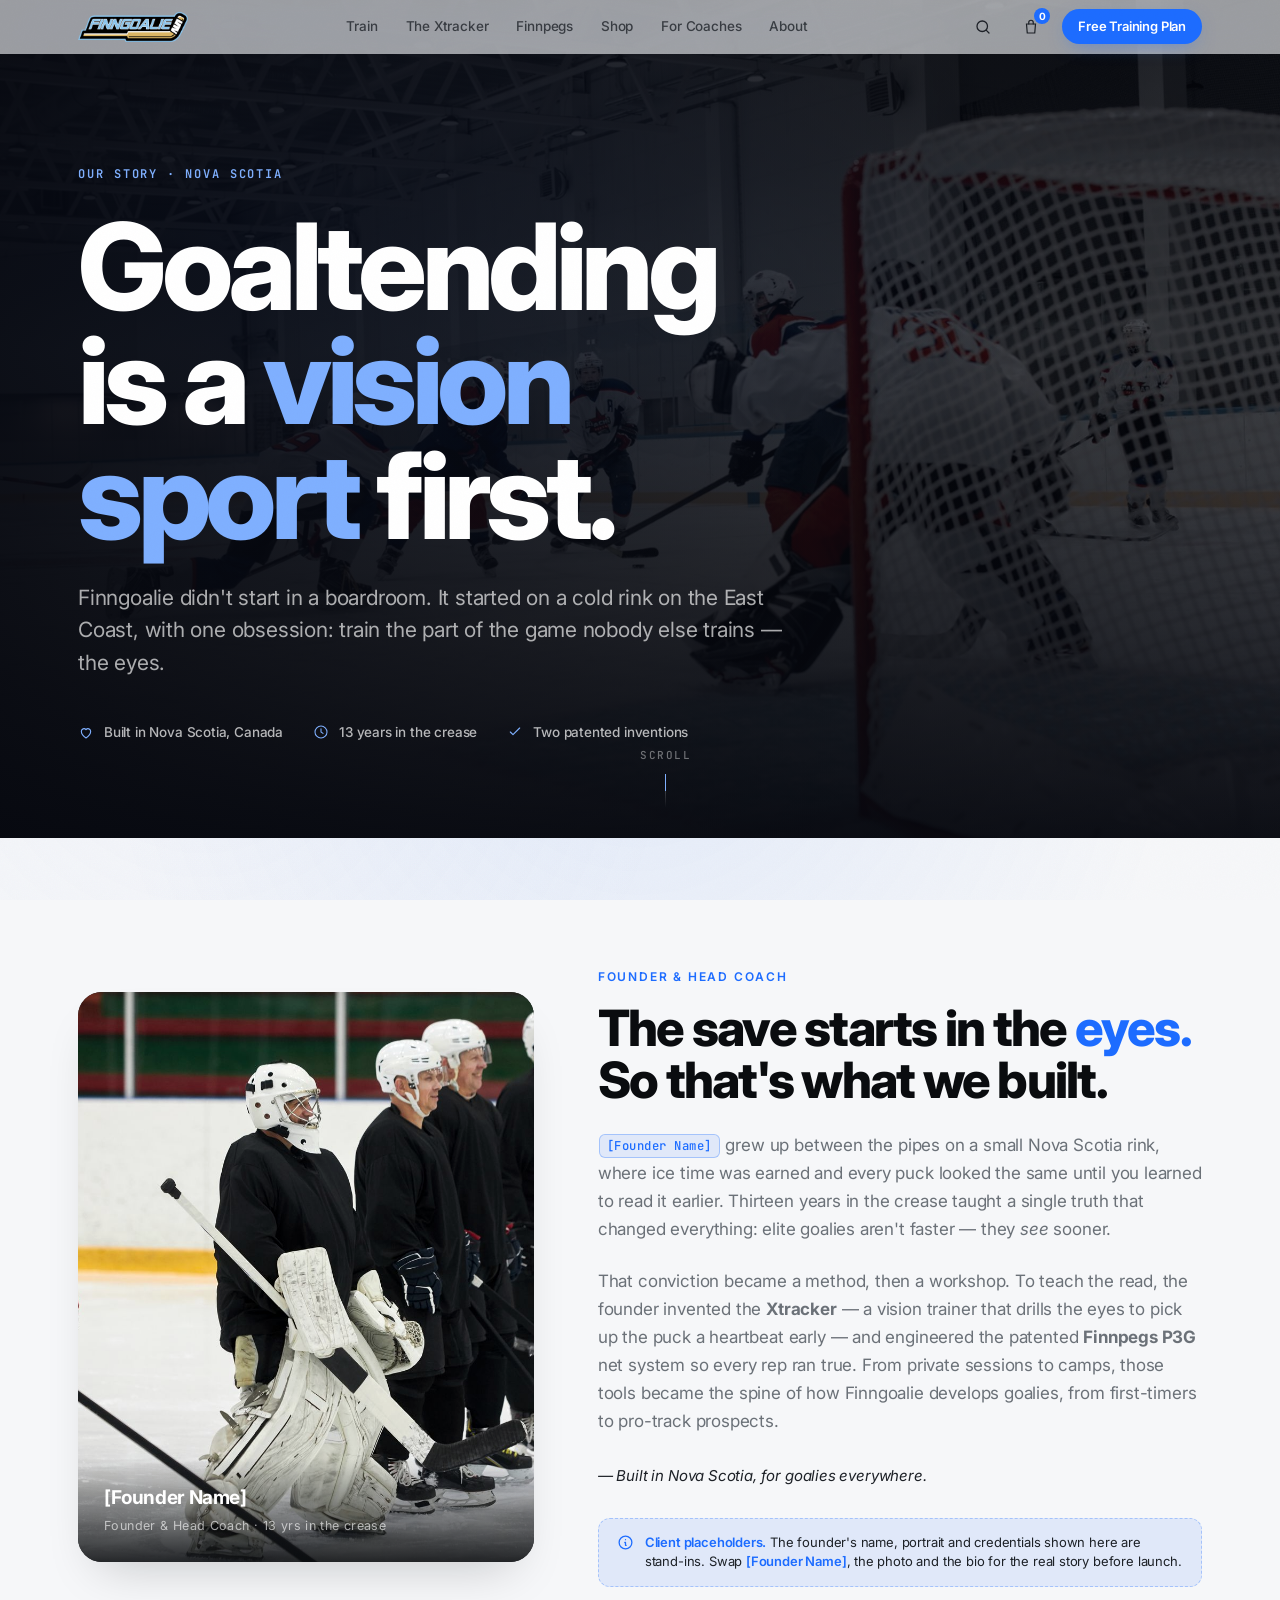
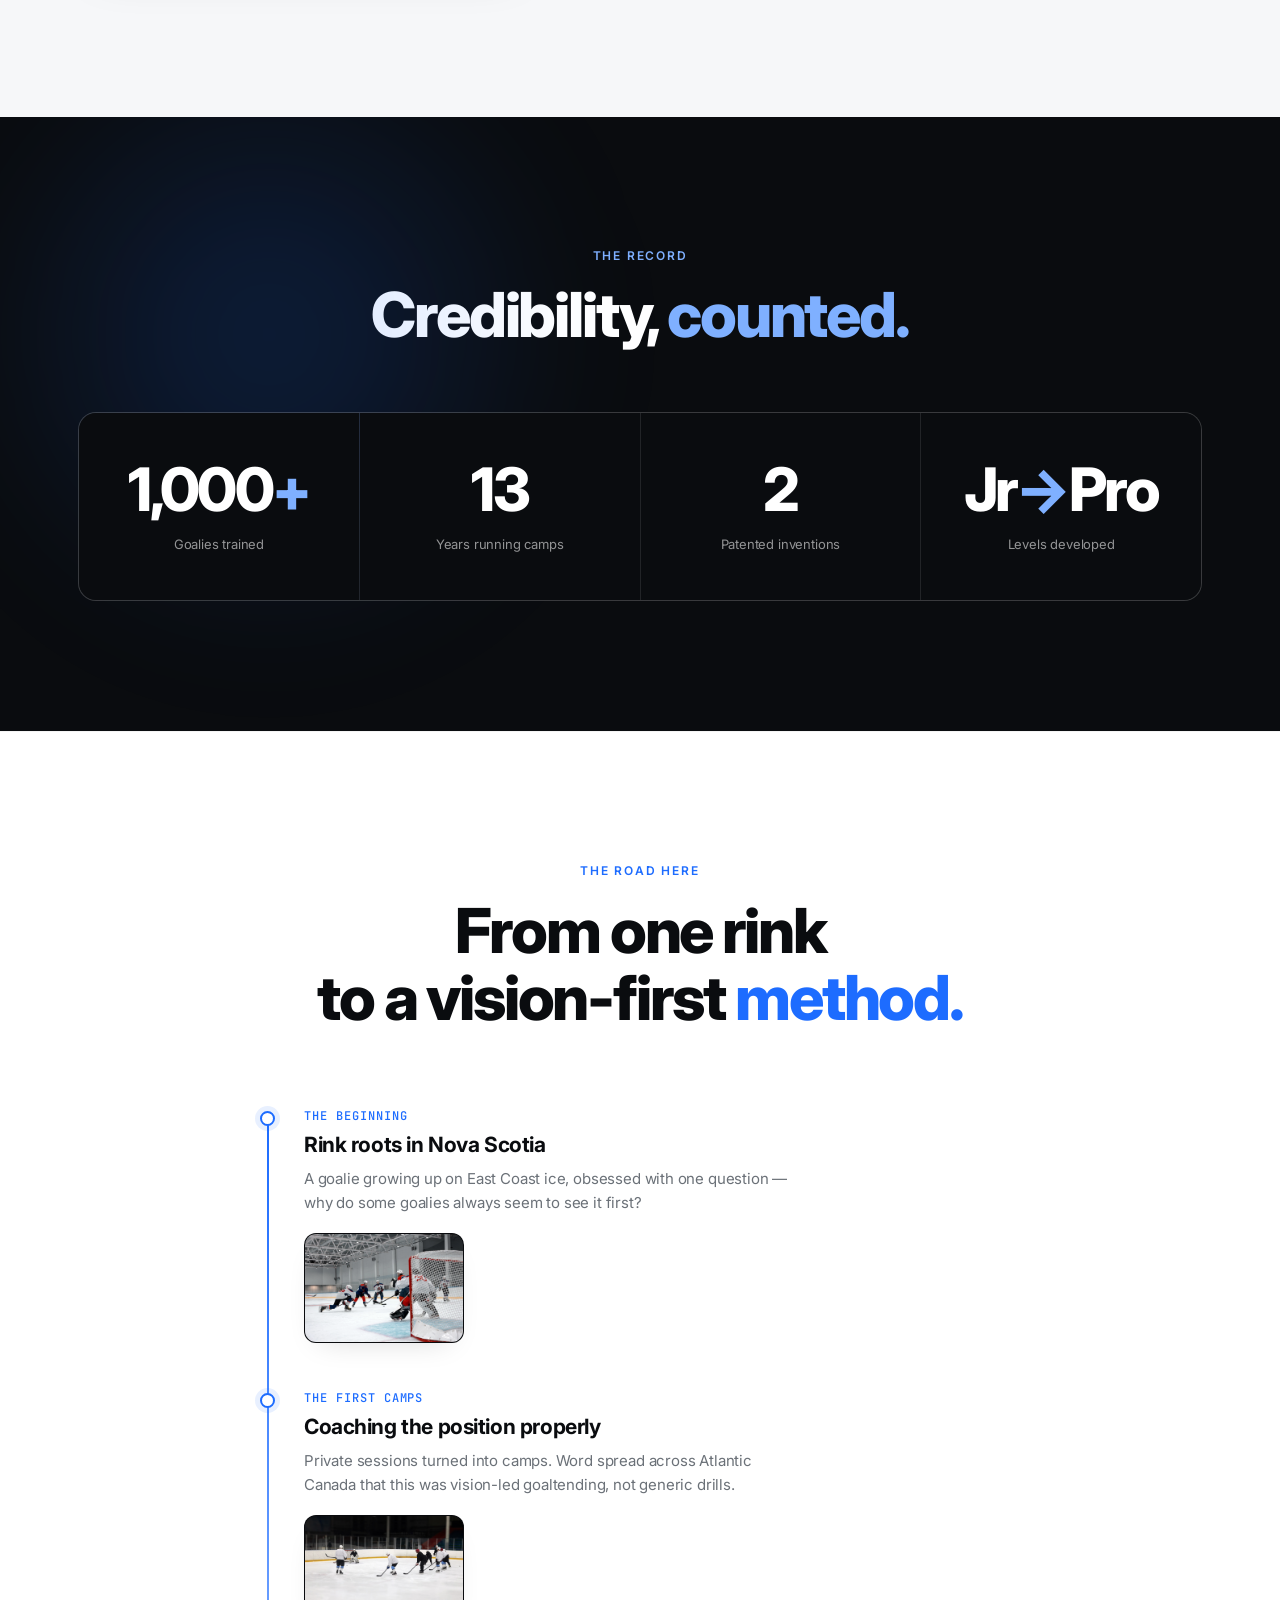
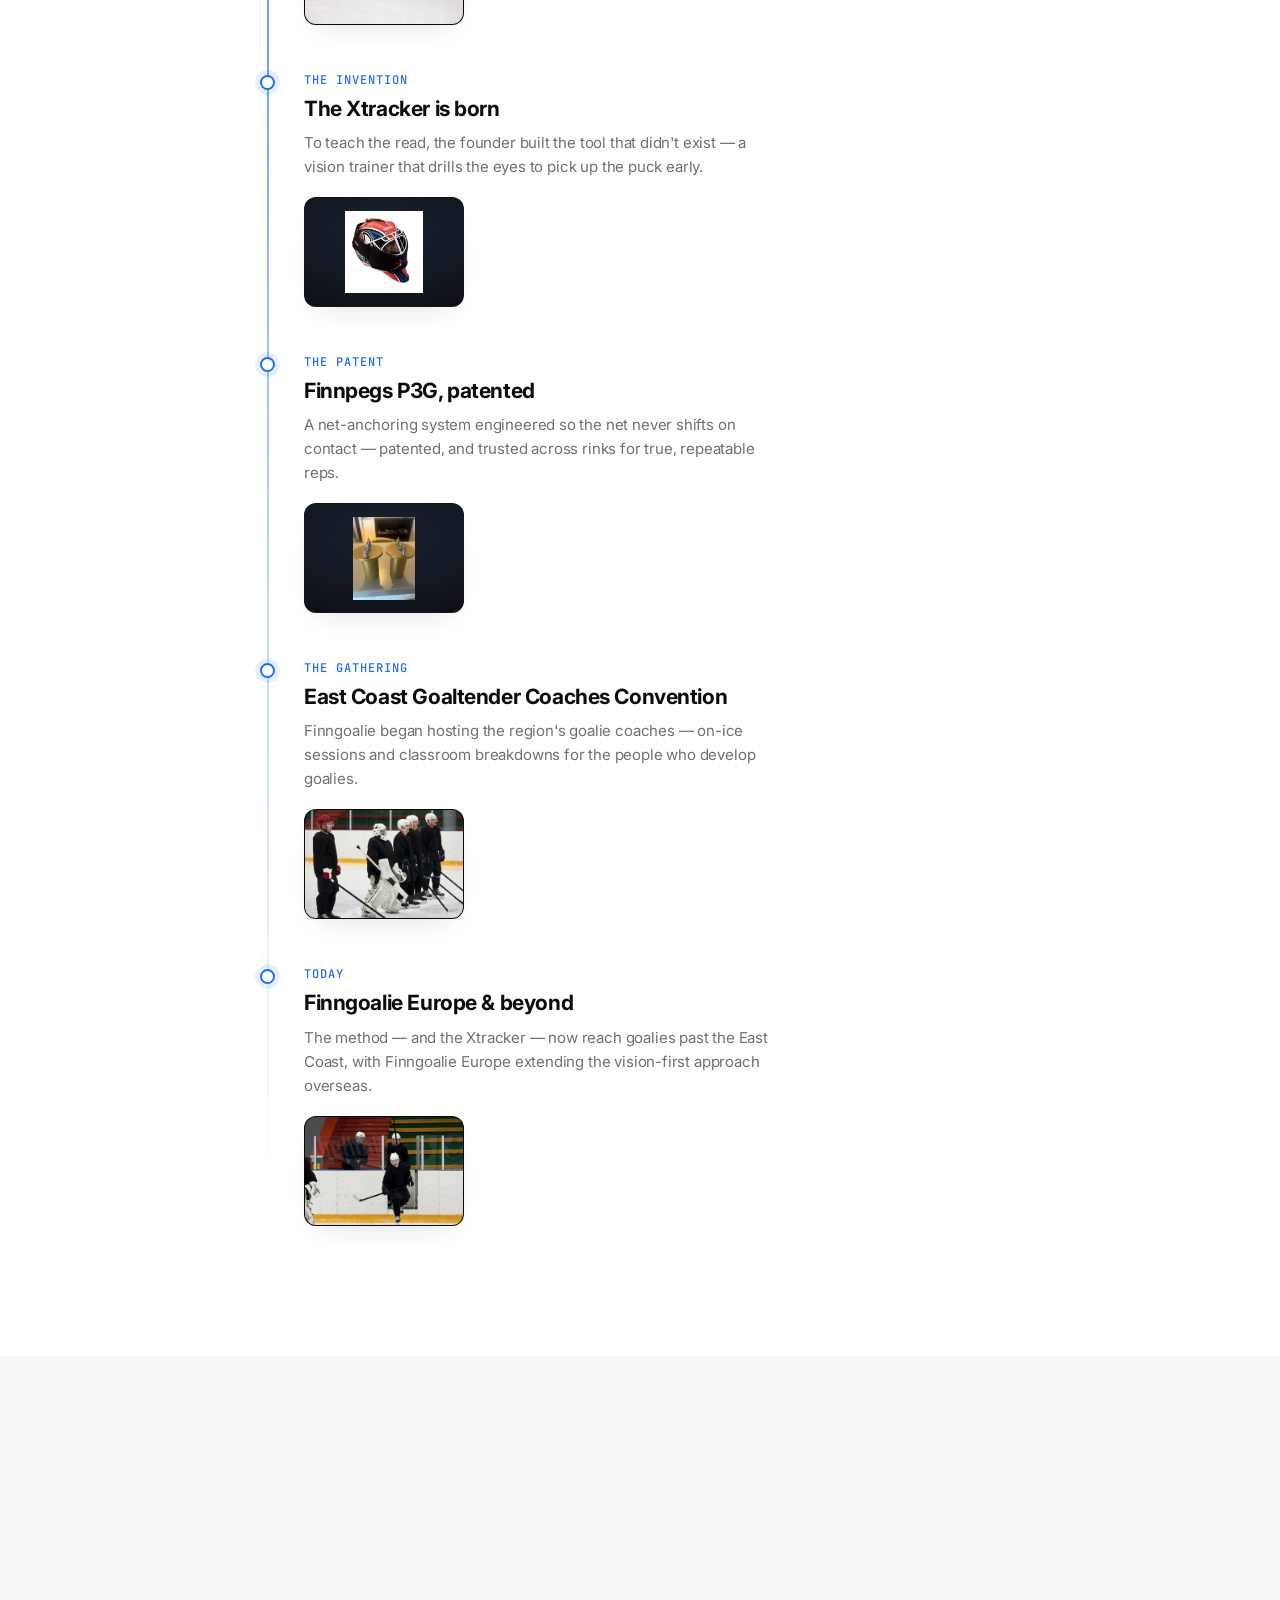
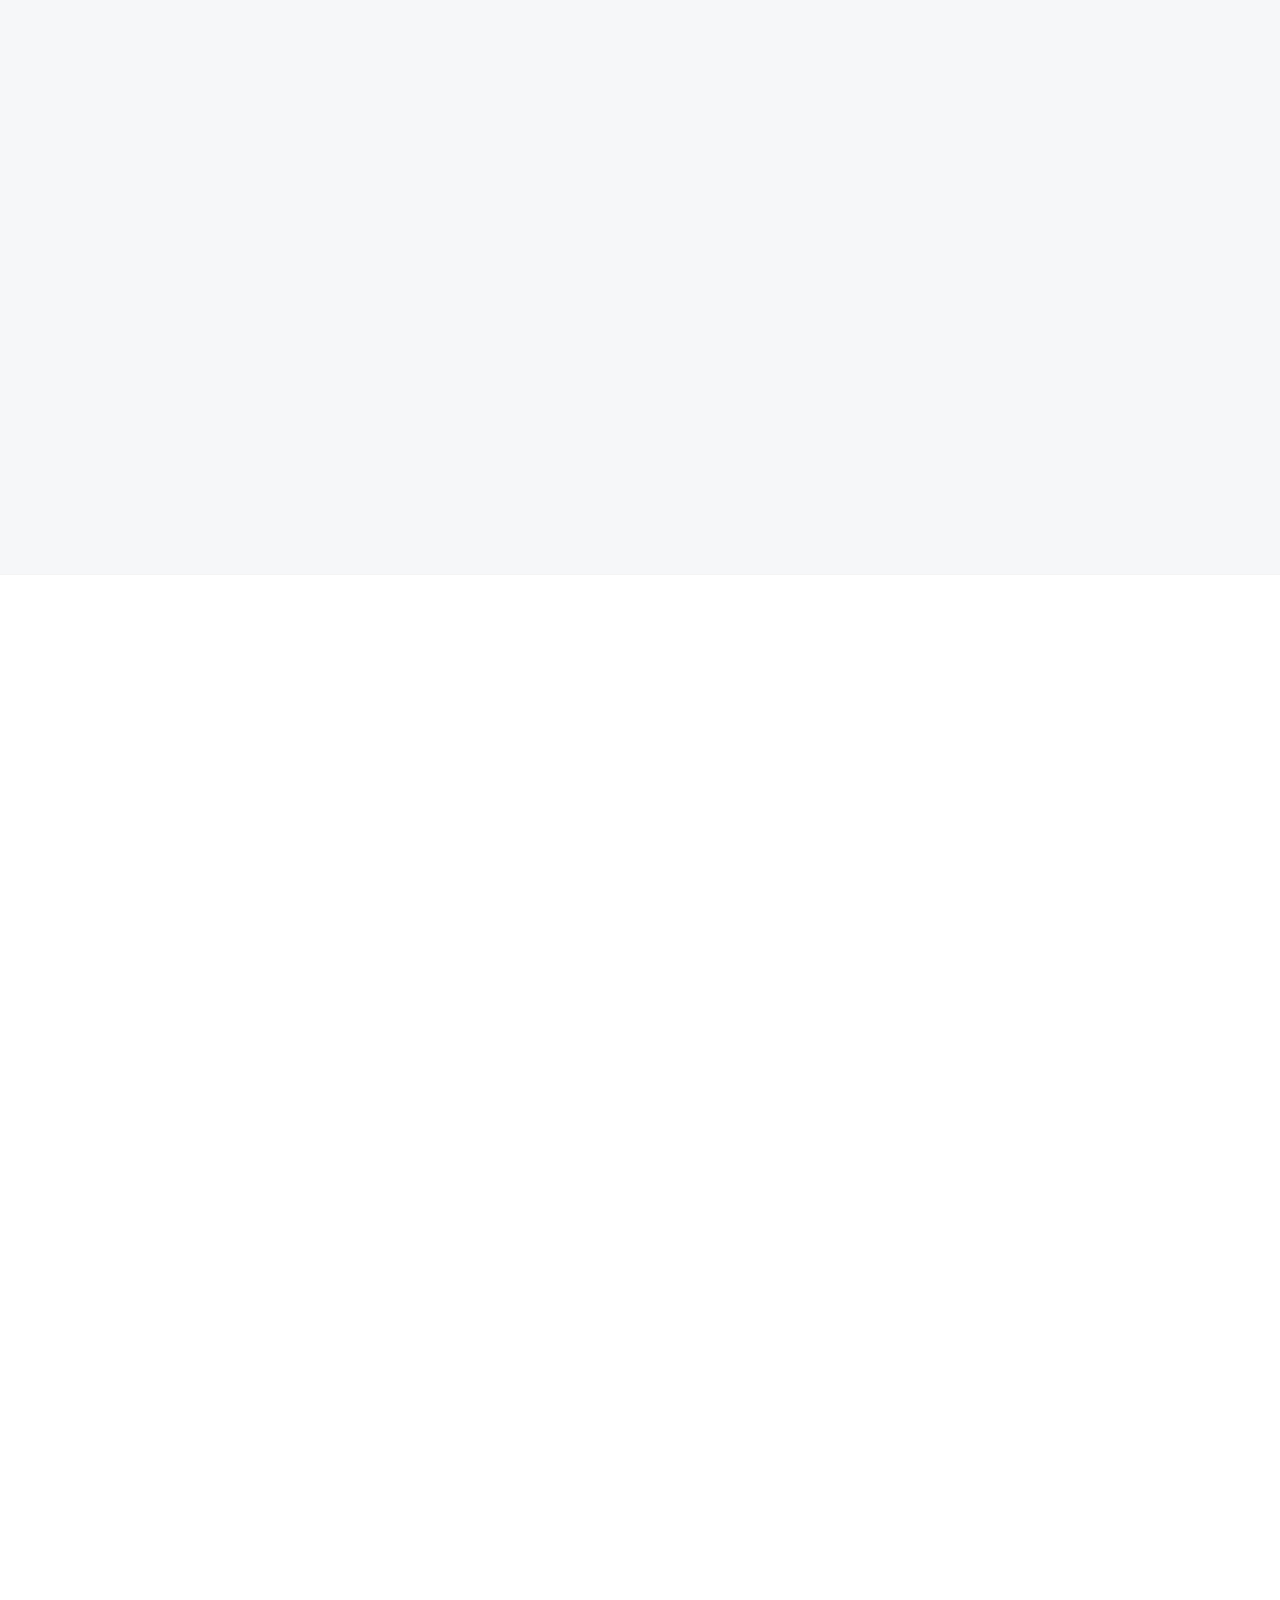
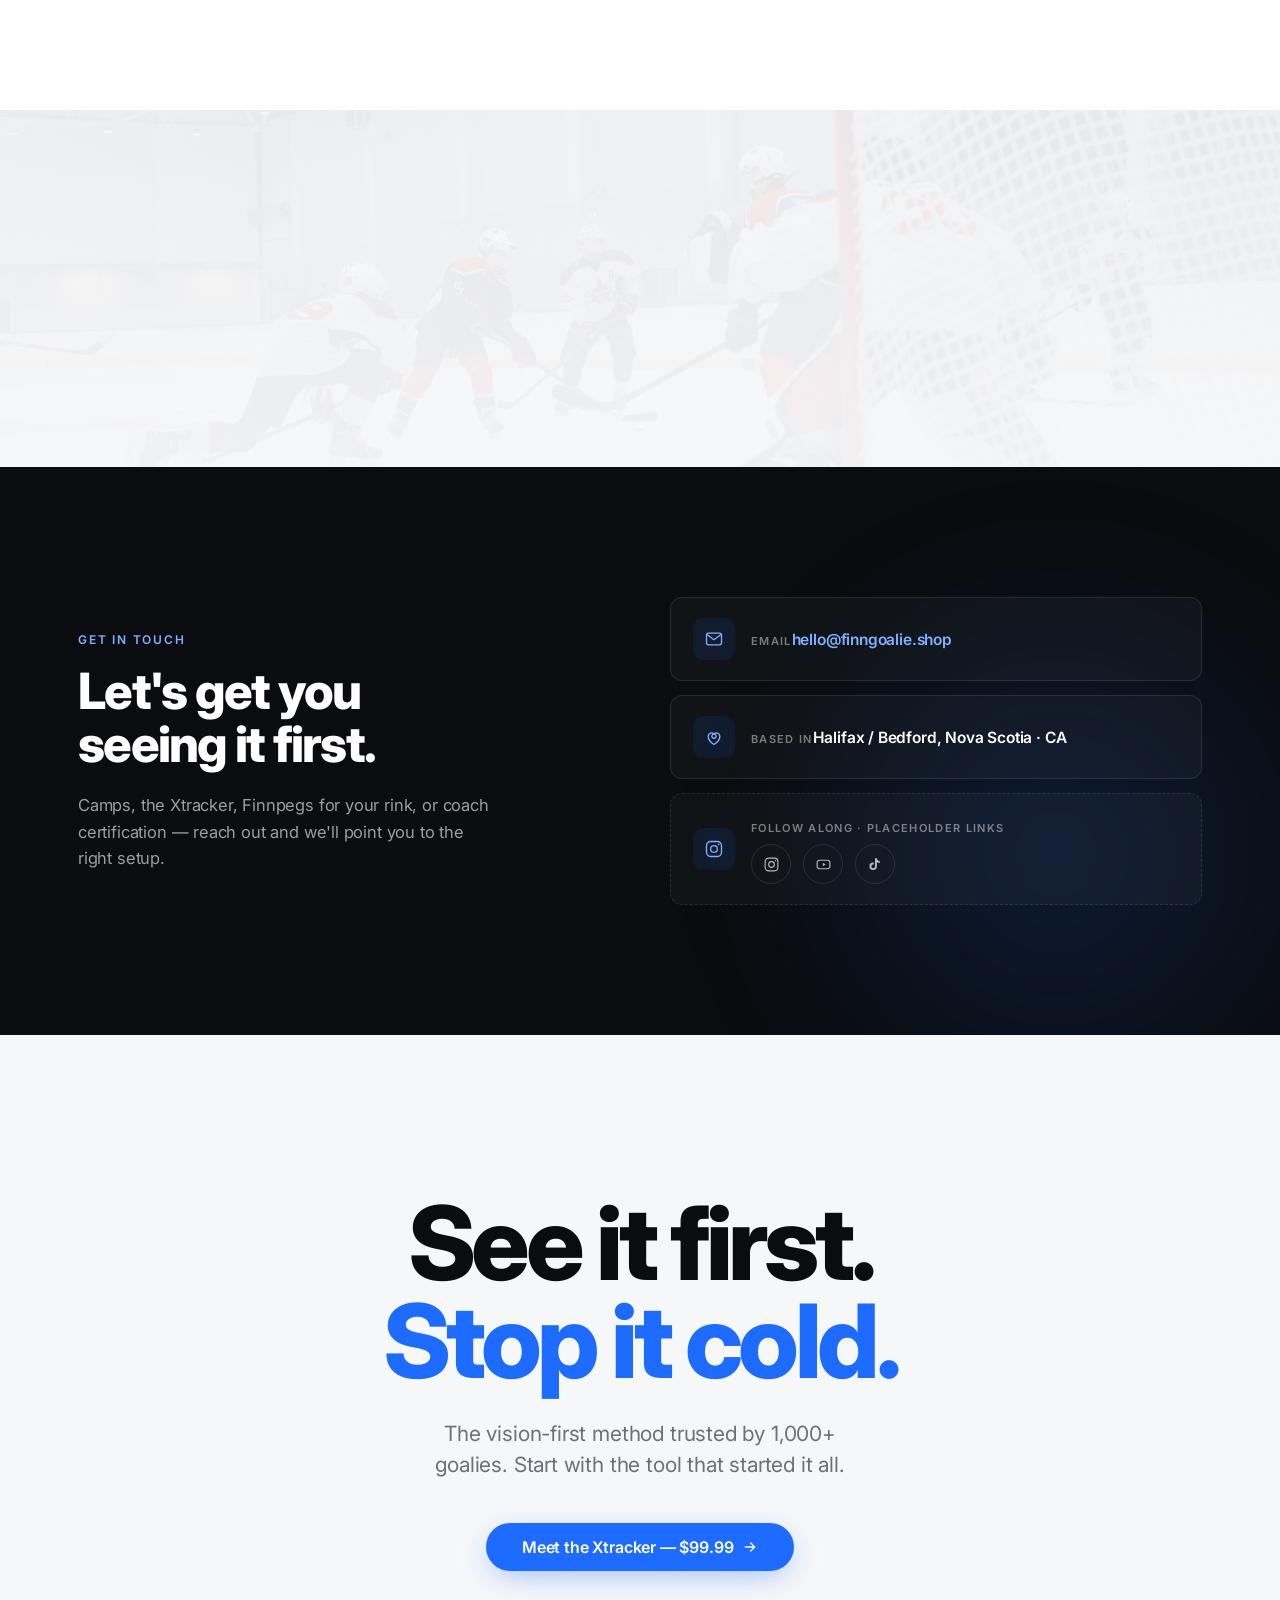
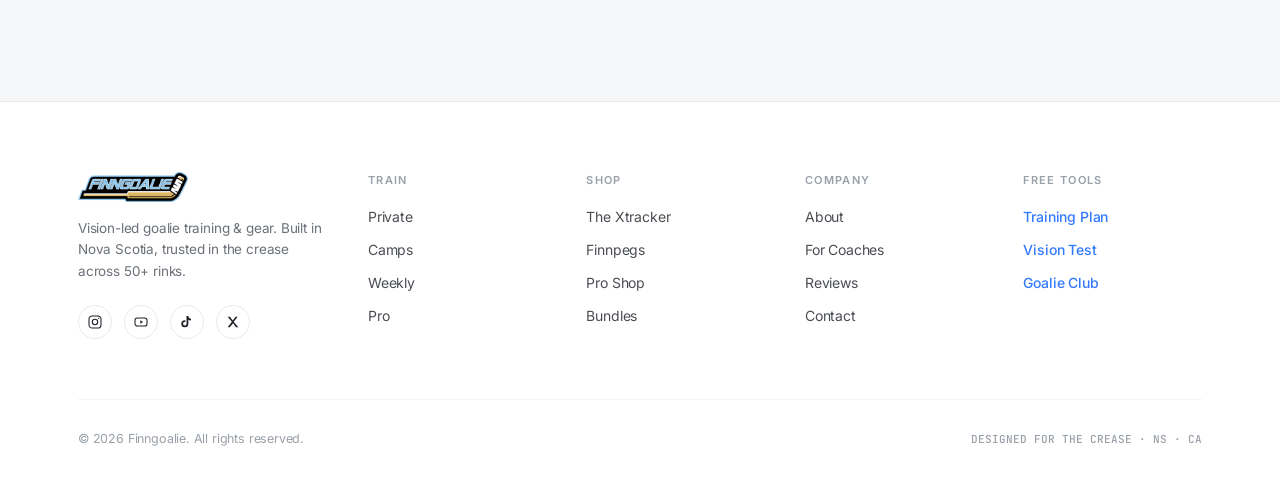
<file: about.html>
<!DOCTYPE html>
<html lang="en">
<head>
<meta charset="UTF-8">
<meta name="viewport" content="width=device-width, initial-scale=1.0, viewport-fit=cover">
<title>Finngoalie — About. Goaltending is a vision sport first.</title>
<meta name="description" content="The story behind Finngoalie — vision-first goaltending built on Nova Scotia rink roots. The founder, the philosophy, the inventions (the Xtracker + patented Finnpegs), and the coaches who teach it.">
<link rel="preconnect" href="https://fonts.googleapis.com">
<link rel="preconnect" href="https://fonts.gstatic.com" crossorigin>
<link href="https://fonts.googleapis.com/css2?family=Inter:wght@300;400;500;600;700;800&family=JetBrains+Mono:wght@400;500&display=swap" rel="stylesheet">
<link rel="stylesheet" href="styles.css?v=20260626a">
<style>
/* ============================================================
   ABOUT-PAGE LOCAL COMPOSITION
   ------------------------------------------------------------
   Page-scoped layout only. NO new design tokens, NO new colors.
   Every color / radius / shadow / motion pulls from styles.css
   variables. The one accent stays --accent. These rules just
   arrange the documented system into About-specific blocks.
   ============================================================ */

/* — cinematic story hero (full-bleed arena, dark, calm) — */
.about-hero{
  position:relative;min-height:92svh;display:flex;align-items:center;
  padding:160px 28px 96px;overflow:hidden;isolation:isolate;background:var(--ink);
}
.about-hero .ah-bg{
  position:absolute;inset:0;z-index:0;background-size:cover;background-position:center;
  filter:grayscale(.35) contrast(1.05) brightness(.62);
  transform:scale(1.04);animation:ahDrift 24s ease-in-out infinite alternate;
}
@keyframes ahDrift{from{transform:scale(1.04) translateY(0)}to{transform:scale(1.1) translateY(-1.4%)}}
.about-hero .ah-veil{
  position:absolute;inset:0;z-index:1;pointer-events:none;
  background:
    linear-gradient(90deg,rgba(6,8,15,.88) 0%,rgba(6,8,15,.62) 46%,rgba(6,8,15,.30) 100%),
    linear-gradient(180deg,rgba(6,8,15,.55) 0%,rgba(6,8,15,.30) 42%,rgba(6,8,15,.92) 100%),
    radial-gradient(110% 80% at 18% 30%,rgba(29,108,255,.20),transparent 58%);
}
.about-hero .wrap{position:relative;z-index:2;max-width:var(--max);width:100%}
.about-hero .ah-in{max-width:760px}
.about-hero .eyebrow{color:var(--accent-up);margin-bottom:26px;display:inline-block;opacity:0;transform:translateY(14px);animation:rise 1s var(--ease) .15s forwards}
.about-hero h1{
  color:#fff;font-size:var(--fz-display);line-height:.95;letter-spacing:-.045em;font-weight:800;max-width:20ch;text-wrap:balance;
}
.about-hero h1 .l{display:inline-block;opacity:0;transform:translateY(26px) rotate(1.5deg);animation:riseWord 1.05s var(--ease) forwards}
.about-hero h1 .accent{color:var(--accent-up)}
.about-hero p.ah-sub{
  color:rgba(255,255,255,.66);font-size:clamp(17px,2.1vw,21px);max-width:56ch;margin-top:30px;
  line-height:1.55;font-weight:400;letter-spacing:-.01em;
  opacity:0;transform:translateY(16px);animation:rise 1s var(--ease) .95s forwards;
}
.about-hero .ah-meta{
  display:flex;gap:30px;flex-wrap:wrap;margin-top:42px;
  opacity:0;transform:translateY(16px);animation:rise 1s var(--ease) 1.15s forwards;
}
.about-hero .ah-meta .m{display:flex;align-items:center;gap:10px;font-size:13.5px;color:rgba(255,255,255,.7);font-weight:500}
.about-hero .ah-meta .m svg{width:16px;height:16px;color:var(--accent-up);flex-shrink:0}
.about-hero .ah-scrollcue{
  position:absolute;bottom:30px;left:50%;transform:translateX(-50%);z-index:3;
  font-size:11px;letter-spacing:.14em;text-transform:uppercase;color:rgba(255,255,255,.4);
  display:flex;flex-direction:column;align-items:center;gap:10px;
  opacity:0;animation:rise 1s var(--ease) 1.5s forwards;
}
.about-hero .ah-scrollcue .dot{width:1px;height:34px;background:linear-gradient(rgba(255,255,255,.4),transparent);position:relative;overflow:hidden}
.about-hero .ah-scrollcue .dot::after{content:"";position:absolute;top:0;left:0;width:100%;height:50%;background:var(--accent-up);animation:scrolldot 1.8s var(--ease) infinite}

/* — founder split (portrait + credibility bio) — */
.about-founder{padding:var(--s-10) 0}
.af-grid{display:grid;grid-template-columns:.86fr 1.14fr;gap:64px;align-items:center}
.af-photo{border-radius:var(--r-lg);overflow:hidden;aspect-ratio:4/5;position:relative;background:var(--ink);box-shadow:var(--sh-3)}
.af-photo img{width:100%;height:100%;object-fit:cover;filter:grayscale(.18) contrast(1.05);transition:transform 1.2s var(--ease)}
.af-photo:hover img{transform:scale(1.05)}
.af-photo .ph-badge{
  position:absolute;top:20px;left:20px;background:rgba(246,247,249,.92);backdrop-filter:blur(8px);
  border-radius:var(--r-pill);padding:8px 16px;font-size:11px;letter-spacing:.12em;text-transform:uppercase;font-weight:600;color:var(--accent);
}
.af-photo .ph-name{position:absolute;bottom:0;left:0;right:0;padding:26px;background:linear-gradient(transparent,rgba(10,12,15,.88));color:#fff}
.af-photo .ph-name b{display:block;font-size:19px;font-weight:700;letter-spacing:-.02em}
.af-photo .ph-name span{font-size:12.5px;color:rgba(255,255,255,.62);letter-spacing:.03em}
.af-copy .kicker{margin-bottom:16px}
.af-copy h2{font-size:clamp(30px,4.2vw,50px);letter-spacing:-.035em;line-height:1.05;font-weight:800}
.af-copy h2 .accent{color:var(--accent)}
.af-copy p{color:var(--mute);margin-top:24px;font-size:17px;line-height:1.65}
.af-copy .sig{margin-top:30px;font-size:15px;font-style:italic;color:var(--ink-2)}
.placeholder-note{
  display:flex;align-items:flex-start;gap:11px;margin-top:30px;padding:14px 18px;
  border:1px dashed var(--accent-line);border-radius:var(--r-sm);background:var(--accent-soft);
  font-size:13px;line-height:1.5;color:var(--ink-2);
}
.placeholder-note svg{width:17px;height:17px;color:var(--accent);flex-shrink:0;margin-top:1px}
.placeholder-note b{color:var(--accent);font-weight:600}
.ph-tag{
  display:inline-block;font-family:'JetBrains Mono',monospace;font-size:.72em;font-weight:500;
  letter-spacing:.04em;color:var(--accent);background:var(--accent-soft);border:1px solid var(--accent-line);
  border-radius:6px;padding:1px 7px;vertical-align:middle;margin:0 1px;
}

/* — credibility count-up band (dark) — */
.about-stats{padding:var(--s-10) 0;background:var(--ink);color:#fff;position:relative;overflow:hidden}
.about-stats .glow-blob{position:absolute;top:-25%;left:-8%;width:58vw;height:58vw;border-radius:50%;background:radial-gradient(circle,rgba(29,108,255,.2),transparent 60%);filter:blur(64px);pointer-events:none}
.about-stats .kicker{color:var(--accent-up)}
.about-stats h2{color:#fff}
.about-stats .as-grid{display:grid;grid-template-columns:repeat(4,1fr);gap:1px;background:var(--line-on-dark);border:1px solid var(--line-on-dark);border-radius:var(--r);overflow:hidden;margin-top:66px;position:relative;z-index:1}
.as-cell{background:var(--ink);padding:46px 30px;text-align:center}
.as-cell .n{font-size:clamp(40px,4.8vw,60px);font-weight:800;letter-spacing:-.045em;line-height:1}
.as-cell .n .ac{color:var(--accent-up)}
.as-cell .lab{font-size:13px;color:rgba(255,255,255,.56);margin-top:16px;line-height:1.45}

/* — timeline / milestones (elegant reveal steps) — */
.about-timeline{padding:var(--s-10) 0;background:var(--paper-2);border-top:1px solid var(--line-2)}
.about-timeline .section-head{margin-bottom:18px}
.about-timeline .section-head h2{line-height:1.08;padding-bottom:.08em}
.tl-rail{position:relative;max-width:760px;margin:70px auto 0;padding-left:0}
.tl-rail::before{content:"";position:absolute;left:7px;top:12px;bottom:40px;width:1.5px;background:linear-gradient(var(--accent),var(--accent-line) 62%,transparent)}
.tl-step{position:relative;padding:0 0 46px 44px}
.tl-step:last-child{padding-bottom:0}
.tl-step .node{position:absolute;left:0;top:4px;width:15px;height:15px;border-radius:50%;background:var(--paper-2);border:2px solid var(--accent);box-shadow:0 0 0 5px var(--accent-soft)}
.tl-step .yr{font-family:'JetBrains Mono',monospace;font-size:12px;letter-spacing:.08em;color:var(--accent);font-weight:500;text-transform:uppercase}
.tl-step h3{font-size:21px;font-weight:700;letter-spacing:-.02em;margin-top:8px;line-height:1.15}
.tl-step p{color:var(--mute);font-size:15px;line-height:1.6;margin-top:10px;max-width:54ch}
.tl-step .tl-thumb{
  margin-top:18px;width:160px;aspect-ratio:16/11;border-radius:var(--r-sm);overflow:hidden;
  border:1px solid var(--line-2);box-shadow:var(--sh-2);background:var(--ink);
}
.tl-step .tl-thumb img{width:100%;height:100%;object-fit:cover;display:block;filter:grayscale(.2) contrast(1.04);transition:transform 1s var(--ease)}
.tl-step:hover .tl-thumb img{transform:scale(1.05)}
.tl-step.tl-product .tl-thumb{background:radial-gradient(120% 100% at 50% 30%,#1a2230,#0a0c10)}
.tl-step.tl-product .tl-thumb img{object-fit:contain;padding:8%;filter:none}

/* — philosophy (3 values) — */
.about-values{padding:var(--s-10) 0}
.val-grid{display:grid;grid-template-columns:repeat(3,1fr);gap:20px;margin-top:60px}
.val-card{
  background:var(--paper-2);border:1px solid var(--line);border-radius:var(--r);padding:38px 32px;
  transition:transform .5s var(--ease),box-shadow .5s var(--ease),border-color .5s var(--ease);will-change:transform;
}
.val-card:hover{transform:translateY(-6px);box-shadow:var(--sh-3);border-color:var(--accent-line)}
.val-card .fico{margin-bottom:26px}
.val-card .vn{font-size:11px;letter-spacing:.14em;text-transform:uppercase;color:var(--accent);font-weight:600;margin-bottom:12px}
.val-card h3{font-size:22px;font-weight:800;letter-spacing:-.025em;line-height:1.1}
.val-card p{color:var(--mute);font-size:14.5px;margin-top:14px;line-height:1.6}

/* — coaching team (3 placeholder cards) — */
.about-team{padding:var(--s-10) 0;background:var(--paper-2);border-top:1px solid var(--line-2)}
.team-grid{display:grid;grid-template-columns:repeat(3,1fr);gap:22px;margin-top:60px}
.coach-card{
  border-radius:var(--r);overflow:hidden;background:var(--ink);border:1px solid var(--line);
  transition:transform .5s var(--ease),box-shadow .5s var(--ease);will-change:transform;
}
.coach-card:hover{transform:translateY(-6px);box-shadow:var(--sh-3)}
.coach-card .cc-img{position:relative;aspect-ratio:4/5;overflow:hidden;background:var(--ink)}
.coach-card .cc-img img{width:100%;height:100%;object-fit:cover;filter:grayscale(.22) contrast(1.04);transition:transform 1.2s var(--ease)}
.coach-card:hover .cc-img img{transform:scale(1.05)}
.coach-card .cc-img .ph-chip{
  position:absolute;top:16px;left:16px;font-family:'JetBrains Mono',monospace;font-size:10px;letter-spacing:.08em;
  text-transform:uppercase;color:#fff;background:rgba(10,12,15,.6);backdrop-filter:blur(6px);
  border:1px solid var(--line-on-dark);border-radius:var(--r-pill);padding:5px 11px;
}
.coach-card .cc-body{padding:24px 24px 28px;background:var(--paper-2)}
.coach-card .cc-body .role{font-size:11px;letter-spacing:.12em;text-transform:uppercase;color:var(--accent);font-weight:600;margin-bottom:8px}
.coach-card .cc-body h3{font-size:20px;font-weight:700;letter-spacing:-.02em}
.coach-card .cc-body p{color:var(--mute);font-size:14px;margin-top:12px;line-height:1.55}

/* — trusted-by row — */
.about-trusted{padding:var(--s-9) 0;text-align:center}
.tb-row{display:flex;align-items:center;justify-content:center;gap:14px 44px;flex-wrap:wrap;margin-top:44px}
.tb-row .tb{display:flex;align-items:center;gap:10px;font-size:15px;font-weight:600;color:var(--mute);letter-spacing:-.01em;opacity:.9}
.tb-row .tb svg{width:20px;height:20px;color:var(--accent);flex-shrink:0}
.tb-row .tb b{color:var(--ink-2);font-weight:700}

/* — contact block (dark) — */
.about-contact{padding:var(--s-10) 0;background:var(--ink);color:#fff;position:relative;overflow:hidden}
.about-contact .glow-blob{position:absolute;bottom:-30%;right:-10%;width:55vw;height:55vw;border-radius:50%;background:radial-gradient(circle,rgba(29,108,255,.18),transparent 60%);filter:blur(70px)}
.ac-grid{position:relative;z-index:1;display:grid;grid-template-columns:1fr 1fr;gap:60px;align-items:center}
.ac-left .kicker{color:var(--accent-up);margin-bottom:16px}
.ac-left h2{font-size:clamp(30px,4.2vw,50px);font-weight:800;letter-spacing:-.035em;line-height:1.05;color:#fff}
.ac-left p{color:rgba(255,255,255,.6);margin-top:22px;font-size:16.5px;line-height:1.6;max-width:42ch}
.ac-right{display:flex;flex-direction:column;gap:14px}
.ac-item{display:flex;align-items:center;gap:16px;padding:20px 22px;border:1px solid var(--line-on-dark);border-radius:var(--r-sm);background:rgba(255,255,255,.03);transition:border-color .3s var(--ease),background .3s var(--ease)}
.ac-item:hover{border-color:var(--accent-up);background:rgba(255,255,255,.05)}
.ac-item .ai{width:42px;height:42px;border-radius:11px;display:grid;place-items:center;background:var(--accent-soft);color:var(--accent-up);flex-shrink:0}
.ac-item .ai svg{width:20px;height:20px}
.ac-item .at .k{font-size:11px;letter-spacing:.12em;text-transform:uppercase;color:rgba(255,255,255,.45);font-weight:600}
.ac-item .at .v{font-size:15.5px;font-weight:600;color:#fff;margin-top:3px}
.ac-item .at .v span{color:var(--accent-up)}
.ac-social{display:flex;gap:12px;margin-top:6px}
.ac-social a{width:40px;height:40px;border-radius:50%;border:1px solid var(--line-on-dark);display:grid;place-items:center;color:rgba(255,255,255,.7);transition:.25s var(--ease)}
.ac-social a:hover{border-color:var(--accent-up);color:var(--accent-up);transform:translateY(-2px)}
.ac-social svg{width:17px;height:17px}

/* — responsive — */
@media(max-width:920px){
  .af-grid{grid-template-columns:1fr;gap:40px}
  .af-photo{max-width:440px;margin:0 auto;width:100%}
  .about-stats .as-grid{grid-template-columns:repeat(2,1fr)}
  .val-grid{grid-template-columns:1fr;gap:16px}
  .team-grid{grid-template-columns:1fr;gap:18px;max-width:420px;margin-left:auto;margin-right:auto}
  .ac-grid{grid-template-columns:1fr;gap:38px}
}
@media(max-width:680px){
  .about-hero{padding:130px 20px 80px;min-height:88svh}
  .about-stats .as-grid{grid-template-columns:1fr 1fr}
  .about-hero .ah-meta{gap:14px 22px}
  .tl-step{padding-left:40px}
}
@media(prefers-reduced-motion:reduce){
  .about-hero .ah-bg{animation:none}
  .about-hero .eyebrow,.about-hero h1 .l,.about-hero p.ah-sub,.about-hero .ah-meta,.about-hero .ah-scrollcue{opacity:1!important;transform:none!important}
}
</style>
</head>
<body id="top">

<!-- LIVING AURORA -->
<canvas class="aurora-canvas" id="aurora"></canvas>

<!-- ============================================================
     NAV  —  REUSABLE SITE-WIDE BLOCK (copied verbatim from index.html)
     active set on "About"
     ============================================================ -->
<nav class="nav" id="nav">
  <div class="wrap">
    <a class="brand" href="index.html"><img class="brand-logo" src="assets/img/logo.png" alt="Finngoalie"></a>
    <div class="navlinks">
      <a href="train.html">Train</a>
      <a href="xtracker.html">The Xtracker</a>
      <a href="finnpegs.html">Finnpegs</a>
      <a href="shop.html">Shop</a>
      <a href="coaches.html">For Coaches</a>
      <a href="about.html" class="active" aria-current="page">About</a>
    </div>
    <div class="nav-right">
      <a class="nav-icon search-icon" href="shop.html" aria-label="Search">
        <svg viewBox="0 0 24 24" fill="none" stroke="currentColor" stroke-width="1.7"><circle cx="11" cy="11" r="7"/><path d="m20 20-3.5-3.5" stroke-linecap="round"/></svg>
      </a>
      <a class="nav-icon" href="shop.html" aria-label="Bag" data-bag-add>
        <svg viewBox="0 0 24 24" fill="none" stroke="currentColor" stroke-width="1.6"><path d="M6 8h12l-1 12H7L6 8z"/><path d="M9 8V6a3 3 0 0 1 6 0v2" stroke-linecap="round"/></svg>
        <span class="count" data-bag-count>0</span>
      </a>
      <a class="nav-cta magnetic" href="plan.html">Free Training Plan</a>
      <button class="burger" id="burger" aria-label="Menu" data-burger><span></span><span></span><span></span></button>
    </div>
  </div>
</nav>

<!-- MOBILE DRAWER (mirrors nav) — copied verbatim from index.html -->
<div class="drawer" id="drawer">
  <a href="train.html" data-drawer-close>Train</a>
  <a href="xtracker.html" data-drawer-close>The Xtracker</a>
  <a href="finnpegs.html" data-drawer-close>Finnpegs</a>
  <a href="shop.html" data-drawer-close>Shop</a>
  <a href="coaches.html" data-drawer-close>For Coaches</a>
  <a href="about.html" data-drawer-close>About</a>
  <a class="drawer-cta" href="plan.html" data-drawer-close>Free Training Plan</a>
</div>

<!-- ============================================================
     1 · CINEMATIC STORY HERO  —  the arena, vision-first thesis
     ============================================================ -->
<header class="about-hero">
  <div class="ah-bg" style="background-image:url(assets/img/ice-rink.jpg)"></div>
  <div class="ah-veil"></div>
  <div class="wrap">
    <div class="ah-in">
      <span class="eyebrow">Our story · Nova Scotia</span>
      <h1>
        <span class="l" style="animation-delay:.25s">Goaltending</span>
        <span class="l" style="animation-delay:.34s">is</span>
        <span class="l" style="animation-delay:.43s">a</span>
        <span class="l accent" style="animation-delay:.55s">vision</span>
        <span class="l accent" style="animation-delay:.64s">sport</span>
        <span class="l" style="animation-delay:.73s">first.</span>
      </h1>
      <p class="ah-sub">Finngoalie didn't start in a boardroom. It started on a cold rink on the East Coast, with one obsession: train the part of the game nobody else trains — the eyes.</p>
      <div class="ah-meta">
        <span class="m"><svg viewBox="0 0 24 24" fill="none" stroke="currentColor" stroke-width="1.7"><path d="M12 21s-7-4.3-7-10a4 4 0 0 1 7-2.6A4 4 0 0 1 19 11c0 5.7-7 10-7 10Z" stroke-linejoin="round"/></svg>Built in Nova Scotia, Canada</span>
        <span class="m"><svg viewBox="0 0 24 24" fill="none" stroke="currentColor" stroke-width="1.6"><circle cx="12" cy="12" r="9"/><path d="M12 7v5l3 2" stroke-linecap="round"/></svg>13 years in the crease</span>
        <span class="m"><svg viewBox="0 0 24 24" fill="none" stroke="currentColor" stroke-width="1.7"><path d="M5 12l4 4 10-10" stroke-linecap="round" stroke-linejoin="round"/></svg>Two patented inventions</span>
      </div>
    </div>
  </div>
  <div class="ah-scrollcue mono">SCROLL<div class="dot"></div></div>
</header>

<!-- ============================================================
     2 · FOUNDER  —  large portrait + credibility bio (PLACEHOLDER)
     ============================================================ -->
<section class="about-founder" id="founder">
  <div class="wrap">
    <div class="af-grid">
      <div class="af-photo reveal r-left">
        <span class="ph-badge">Placeholder photo</span>
        <img src="assets/img/coach.jpg" alt="Finngoalie founder and head coach (client placeholder image)">
        <div class="ph-name">
          <b>[Founder Name]</b>
          <span>Founder &amp; Head Coach · 13 yrs in the crease</span>
        </div>
      </div>
      <div class="af-copy reveal r-right">
        <div class="kicker">Founder &amp; Head Coach</div>
        <h2>The save starts in the <span class="accent">eyes.</span><br>So that's what we built.</h2>
        <p><span class="ph-tag">[Founder Name]</span> grew up between the pipes on a small Nova Scotia rink, where ice time was earned and every puck looked the same until you learned to read it earlier. Thirteen years in the crease taught a single truth that changed everything: elite goalies aren't faster — they <i>see</i> sooner.</p>
        <p>That conviction became a method, then a workshop. To teach the read, the founder invented the <b>Xtracker</b> — a vision trainer that drills the eyes to pick up the puck a heartbeat early — and engineered the patented <b>Finnpegs P3G</b> net system so every rep ran true. From private sessions to camps, those tools became the spine of how Finngoalie develops goalies, from first-timers to pro-track prospects.</p>
        <div class="sig">— Built in Nova Scotia, for goalies everywhere.</div>
        <div class="placeholder-note">
          <svg viewBox="0 0 24 24" fill="none" stroke="currentColor" stroke-width="1.8"><circle cx="12" cy="12" r="9"/><path d="M12 8h.01M11 12h1v4h1" stroke-linecap="round" stroke-linejoin="round"/></svg>
          <span><b>Client placeholders.</b> The founder's name, portrait and credentials shown here are stand-ins. Swap <b>[Founder Name]</b>, the photo and the bio for the real story before launch.</span>
        </div>
      </div>
    </div>
  </div>
</section>

<!-- ============================================================
     3 · CREDIBILITY STATS  —  count-up band (dark)
     ============================================================ -->
<section class="about-stats">
  <div class="glow-blob"></div>
  <div class="wrap">
    <div class="section-head">
      <div class="kicker reveal">The record</div>
      <h2 class="reveal d1">Credibility, <span style="color:#7fb0ff">counted.</span></h2>
    </div>
    <div class="as-grid">
      <div class="as-cell reveal"><div class="n"><span data-count="1000">0</span><span class="ac">+</span></div><div class="lab">Goalies trained</div></div>
      <div class="as-cell reveal d1"><div class="n"><span data-count="13">0</span></div><div class="lab">Years running camps</div></div>
      <div class="as-cell reveal d2"><div class="n"><span data-count="2">0</span></div><div class="lab">Patented inventions</div></div>
      <div class="as-cell reveal d3"><div class="n">Jr<span class="ac">→</span>Pro</div><div class="lab">Levels developed</div></div>
    </div>
  </div>
</section>

<!-- ============================================================
     4 · TIMELINE  —  milestones as elegant reveal steps
     ============================================================ -->
<section class="about-timeline">
  <div class="wrap">
    <div class="section-head">
      <div class="kicker reveal">The road here</div>
      <h2 class="reveal d1">From one rink<br><span class="mute">to a vision-first </span><span class="accent">method.</span></h2>
    </div>
    <div class="tl-rail">
      <div class="tl-step reveal r-left"><span class="node"></span><div class="yr">The beginning</div><h3>Rink roots in Nova Scotia</h3><p>A goalie growing up on East Coast ice, obsessed with one question — why do some goalies always seem to see it first?</p><div class="tl-thumb"><img src="assets/img/ice-rink.jpg" alt="" loading="lazy"></div></div>
      <div class="tl-step reveal r-left d1"><span class="node"></span><div class="yr">The first camps</div><h3>Coaching the position properly</h3><p>Private sessions turned into camps. Word spread across Atlantic Canada that this was vision-led goaltending, not generic drills.</p><div class="tl-thumb"><img src="assets/img/training.jpg" alt="" loading="lazy"></div></div>
      <div class="tl-step reveal r-left d2 tl-product"><span class="node"></span><div class="yr">The invention</div><h3>The Xtracker is born</h3><p>To teach the read, the founder built the tool that didn't exist — a vision trainer that drills the eyes to pick up the puck early.</p><div class="tl-thumb"><img src="assets/img/product/xtracker-5.jpg" alt="" loading="lazy"></div></div>
      <div class="tl-step reveal r-left d3 tl-product"><span class="node"></span><div class="yr">The patent</div><h3>Finnpegs P3G, patented</h3><p>A net-anchoring system engineered so the net never shifts on contact — patented, and trusted across rinks for true, repeatable reps.</p><div class="tl-thumb"><img src="assets/img/product/finnpegs-1.jpg" alt="" loading="lazy"></div></div>
      <div class="tl-step reveal r-left d4"><span class="node"></span><div class="yr">The gathering</div><h3>East Coast Goaltender Coaches Convention</h3><p>Finngoalie began hosting the region's goalie coaches — on-ice sessions and classroom breakdowns for the people who develop goalies.</p><div class="tl-thumb"><img src="assets/img/coach.jpg" alt="" loading="lazy"></div></div>
      <div class="tl-step reveal r-left d4"><span class="node"></span><div class="yr">Today</div><h3>Finngoalie Europe &amp; beyond</h3><p>The method — and the Xtracker — now reach goalies past the East Coast, with Finngoalie Europe extending the vision-first approach overseas.</p><div class="tl-thumb"><img src="assets/img/hero-arena.jpg" alt="" loading="lazy"></div></div>
    </div>
  </div>
</section>

<!-- ============================================================
     5 · PHILOSOPHY  —  three values
     ============================================================ -->
<section class="about-values">
  <div class="wrap">
    <div class="section-head">
      <div class="kicker reveal">What we believe</div>
      <h2 class="reveal d1">Three rules we <span class="mute">coach by.</span></h2>
      <p class="reveal d2">No noise, no gimmicks. Everything we make and teach earns its place on the ice.</p>
    </div>
    <div class="val-grid stagger">
      <div class="val-card">
        <div class="fico"><svg viewBox="0 0 24 24"><path d="M2 12s3.5-7 10-7 10 7 10 7-3.5 7-10 7-10-7-10-7z"/><circle cx="12" cy="12" r="2.6"/><path d="M12 3v2M12 19v2M3 12h2M19 12h2"/></svg></div>
        <div class="vn">01 · Vision</div>
        <h3>See it first.</h3>
        <p>The save is decided before the hands move. We train the read — the part of the game that wins it — fifty milliseconds before everyone else reacts.</p>
      </div>
      <div class="val-card">
        <div class="fico"><svg viewBox="0 0 24 24"><circle cx="12" cy="12" r="8"/><circle cx="12" cy="12" r="3.4"/><path d="M12 4.2V2M12 22v-2.2M4.2 12H2M22 12h-2.2"/></svg></div>
        <div class="vn">02 · Transfer</div>
        <h3>Reps that transfer.</h3>
        <p>If a drill doesn't show up in a game, we cut it. Every rep on a Finngoalie sheet is built to carry straight into live puck-tracking and real saves.</p>
      </div>
      <div class="val-card">
        <div class="fico"><svg viewBox="0 0 24 24"><circle cx="9" cy="8" r="3.1"/><path d="M3 20c0-3.3 2.7-5.5 6-5.5s6 2.2 6 5.5"/><path d="M16 5.4a3.1 3.1 0 0 1 0 6M21 20c0-2.6-1.4-4.4-3.5-5.2"/></svg></div>
        <div class="vn">03 · Access</div>
        <h3>Every level welcome.</h3>
        <p>First-time minor-hockey goalie or pro-track prospect — same obsession, scaled to you. The crease should be a place everyone is coached properly.</p>
      </div>
    </div>
  </div>
</section>

<!-- ============================================================
     6 · COACHING TEAM  —  three placeholder coach cards
     ============================================================ -->
<section class="about-team">
  <div class="wrap">
    <div class="section-head">
      <div class="kicker reveal">The staff</div>
      <h2 class="reveal d1">The coaches on the <span class="accent">ice.</span></h2>
      <p class="reveal d2">A small staff that lives in the crease. Real names, photos and credentials drop in here before launch.</p>
    </div>
    <div class="team-grid stagger">
      <article class="coach-card">
        <div class="cc-img"><span class="ph-chip">Placeholder</span><img src="assets/img/goalie-focus.jpg" alt="Finngoalie coach (client placeholder image)"></div>
        <div class="cc-body">
          <div class="role">Lead Goalie Coach</div>
          <h3>[Coach Name]</h3>
          <p>Owns the camp curriculum and the Xtracker vision blocks. Name, photo and résumé are client placeholders.</p>
        </div>
      </article>
      <article class="coach-card">
        <div class="cc-img"><span class="ph-chip">Placeholder</span><img src="assets/img/training.jpg" alt="Finngoalie development coach (client placeholder image)"></div>
        <div class="cc-body">
          <div class="role">Development Coach</div>
          <h3>[Coach Name]</h3>
          <p>Runs the minor-hockey and weekly programs — movement, tracking and confidence. Details are client placeholders.</p>
        </div>
      </article>
      <article class="coach-card">
        <div class="cc-img"><span class="ph-chip">Placeholder</span><img src="assets/img/youth.jpg" alt="Finngoalie pro-track coach (client placeholder image)"></div>
        <div class="cc-body">
          <div class="role">Pro-Track Coach</div>
          <h3>[Coach Name]</h3>
          <p>Leads Pro Week and prospect development for AAA, college and pro-track goalies. Bio is a client placeholder.</p>
        </div>
      </article>
    </div>
  </div>
</section>

<!-- ============================================================
     7 · TRUSTED BY  —  signal row
     ============================================================ -->
<section class="about-trusted has-bg">
  <div class="bg-media wash"><img src="assets/img/ice-rink.jpg" alt="" loading="lazy"></div>
  <div class="wrap">
    <div class="section-head">
      <div class="kicker reveal">Trusted in the crease</div>
      <h2 class="reveal d1">The proof is on the <span class="mute">ice.</span></h2>
    </div>
    <div class="tb-row reveal d2">
      <span class="tb"><svg viewBox="0 0 24 24" fill="none"><path d="M12 2l2.6 6.3L21 9l-5 4.4L17.5 21 12 17.3 6.5 21 8 13.4 3 9l6.4-.7L12 2z" fill="currentColor"/></svg><b>4.9 / 5</b>&nbsp;average rating</span>
      <span class="tb"><svg viewBox="0 0 24 24" fill="none" stroke="currentColor" stroke-width="1.6"><path d="M12 2L3 6.5v6c0 5 3.8 8.4 9 9.5 5.2-1.1 9-4.5 9-9.5v-6L12 2z"/></svg>Patented <b>Finnpegs</b> systems</span>
      <span class="tb"><svg viewBox="0 0 24 24" fill="none" stroke="currentColor" stroke-width="1.7"><circle cx="12" cy="12" r="3"/><path d="M2 12s3.5-7 10-7 10 7 10 7-3.5 7-10 7-10-7-10-7z"/></svg>Endorsed by <b>pro &amp; NHL</b> goalies</span>
      <span class="tb"><svg viewBox="0 0 24 24" fill="none" stroke="currentColor" stroke-width="1.7"><path d="M4 19h16M6 19V9l6-4 6 4v10" stroke-linecap="round" stroke-linejoin="round"/></svg>Host of the <b>East Coast Convention</b></span>
    </div>
  </div>
</section>

<!-- ============================================================
     8 · CONTACT  —  branded email · location · socials (dark)
     ============================================================ -->
<section class="about-contact" id="contact">
  <div class="glow-blob"></div>
  <div class="wrap">
    <div class="ac-grid">
      <div class="ac-left reveal r-left">
        <div class="kicker">Get in touch</div>
        <h2>Let's get you<br>seeing it first.</h2>
        <p>Camps, the Xtracker, Finnpegs for your rink, or coach certification — reach out and we'll point you to the right setup.</p>
      </div>
      <div class="ac-right reveal r-right">
        <a class="ac-item" href="mailto:hello@finngoalie.shop">
          <span class="ai"><svg viewBox="0 0 24 24" fill="none" stroke="currentColor" stroke-width="1.6"><rect x="3" y="5" width="18" height="14" rx="2.5"/><path d="m4 7 8 6 8-6" stroke-linecap="round" stroke-linejoin="round"/></svg></span>
          <span class="at"><span class="k">Email</span><span class="v"><span>hello@finngoalie.shop</span></span></span>
        </a>
        <div class="ac-item">
          <span class="ai"><svg viewBox="0 0 24 24" fill="none" stroke="currentColor" stroke-width="1.6"><path d="M12 21s-7-4.3-7-10a4 4 0 0 1 7-2.6A4 4 0 0 1 19 11c0 5.7-7 10-7 10Z" stroke-linejoin="round"/><circle cx="12" cy="11" r="2.5"/></svg></span>
          <span class="at"><span class="k">Based in</span><span class="v">Halifax / Bedford, Nova Scotia · CA</span></span>
        </div>
        <div class="ac-item" style="border-style:dashed">
          <span class="ai"><svg viewBox="0 0 24 24" fill="none" stroke="currentColor" stroke-width="1.6"><rect x="3" y="3" width="18" height="18" rx="5"/><circle cx="12" cy="12" r="4"/><circle cx="17.5" cy="6.5" r="1" fill="currentColor" stroke="none"/></svg></span>
          <span class="at"><span class="k">Follow along · placeholder links</span>
            <span class="ac-social">
              <a href="#" aria-label="Instagram"><svg viewBox="0 0 24 24" fill="none" stroke="currentColor" stroke-width="1.6"><rect x="3" y="3" width="18" height="18" rx="5"/><circle cx="12" cy="12" r="4"/><circle cx="17.5" cy="6.5" r="1" fill="currentColor" stroke="none"/></svg></a>
              <a href="#" aria-label="YouTube"><svg viewBox="0 0 24 24" fill="none" stroke="currentColor" stroke-width="1.6"><rect x="3" y="6" width="18" height="12" rx="3.5"/><path d="M11 9.5l4 2.5-4 2.5z" fill="currentColor" stroke="none"/></svg></a>
              <a href="#" aria-label="TikTok"><svg viewBox="0 0 24 24" fill="currentColor"><path d="M14 3c.3 2.3 1.8 3.9 4 4.2v2.7c-1.5 0-2.9-.4-4-1.1v5.7a5.3 5.3 0 1 1-5.3-5.3c.3 0 .5 0 .8.1v2.8a2.6 2.6 0 1 0 1.8 2.4V3H14z"/></svg></a>
            </span>
          </span>
        </div>
      </div>
    </div>
  </div>
</section>

<!-- ============================================================
     9 · CLOSING CTA
     ============================================================ -->
<section class="closing">
  <div class="wrap">
    <h2 class="reveal">See it first.<br><span class="accent">Stop it cold.</span></h2>
    <p class="reveal d1">The vision-first method trusted by 1,000+ goalies. Start with the tool that started it all.</p>
    <a class="btn btn-primary btn-lg magnetic reveal d2" href="xtracker.html">Meet the Xtracker — $99.99 <svg class="chev" width="16" height="16" viewBox="0 0 24 24" fill="none"><path d="M5 12h14M13 6l6 6-6 6" stroke="currentColor" stroke-width="2" stroke-linecap="round" stroke-linejoin="round"/></svg></a>
  </div>
</section>

<!-- ============================================================
     FOOTER  —  REUSABLE SITE-WIDE BLOCK (copied verbatim from index.html)
     ============================================================ -->
<footer>
  <div class="wrap">
    <div class="foot-grid">
      <div class="foot-brand">
        <a class="brand" href="index.html"><img class="brand-logo" src="assets/img/logo.png" alt="Finngoalie"></a>
        <p>Vision-led goalie training &amp; gear. Built in Nova Scotia, trusted in the crease across 50+ rinks.</p>
        <div class="foot-social">
          <a href="#" aria-label="Instagram"><svg viewBox="0 0 24 24" fill="none" stroke="currentColor" stroke-width="1.6"><rect x="3" y="3" width="18" height="18" rx="5"/><circle cx="12" cy="12" r="4"/><circle cx="17.5" cy="6.5" r="1" fill="currentColor" stroke="none"/></svg></a>
          <a href="#" aria-label="YouTube"><svg viewBox="0 0 24 24" fill="none" stroke="currentColor" stroke-width="1.6"><rect x="3" y="6" width="18" height="12" rx="3.5"/><path d="M11 9.5l4 2.5-4 2.5z" fill="currentColor" stroke="none"/></svg></a>
          <a href="#" aria-label="TikTok"><svg viewBox="0 0 24 24" fill="currentColor"><path d="M14 3c.3 2.3 1.8 3.9 4 4.2v2.7c-1.5 0-2.9-.4-4-1.1v5.7a5.3 5.3 0 1 1-5.3-5.3c.3 0 .5 0 .8.1v2.8a2.6 2.6 0 1 0 1.8 2.4V3H14z"/></svg></a>
          <a href="#" aria-label="X"><svg viewBox="0 0 24 24" fill="currentColor"><path d="M4 4h3.5l4 5.6L16 4h3l-6 7.8L20 20h-3.5l-4.3-6L7 20H4l6.3-8.2z"/></svg></a>
        </div>
      </div>
      <div class="foot-col"><h5>Train</h5><a href="train.html">Private</a><a href="train.html">Camps</a><a href="train.html">Weekly</a><a href="train.html">Pro</a></div>
      <div class="foot-col"><h5>Shop</h5><a href="xtracker.html">The Xtracker</a><a href="finnpegs.html">Finnpegs</a><a href="shop.html">Pro Shop</a><a href="shop.html">Bundles</a></div>
      <div class="foot-col"><h5>Company</h5><a href="about.html">About</a><a href="coaches.html">For Coaches</a><a href="shop.html">Reviews</a><a href="about.html">Contact</a></div>
      <div class="foot-col free"><h5>Free Tools</h5><a href="plan.html">Training Plan</a><a href="vision-test.html">Vision Test</a><a href="club.html">Goalie Club</a></div>
    </div>
    <div class="foot-bottom">
      <span>© 2026 Finngoalie. All rights reserved.</span>
      <span class="mono">DESIGNED FOR THE CREASE · NS · CA</span>
    </div>
  </div>
</footer>

<script src="app.js?v=20260626a"></script>
</body>
</html>
</file>
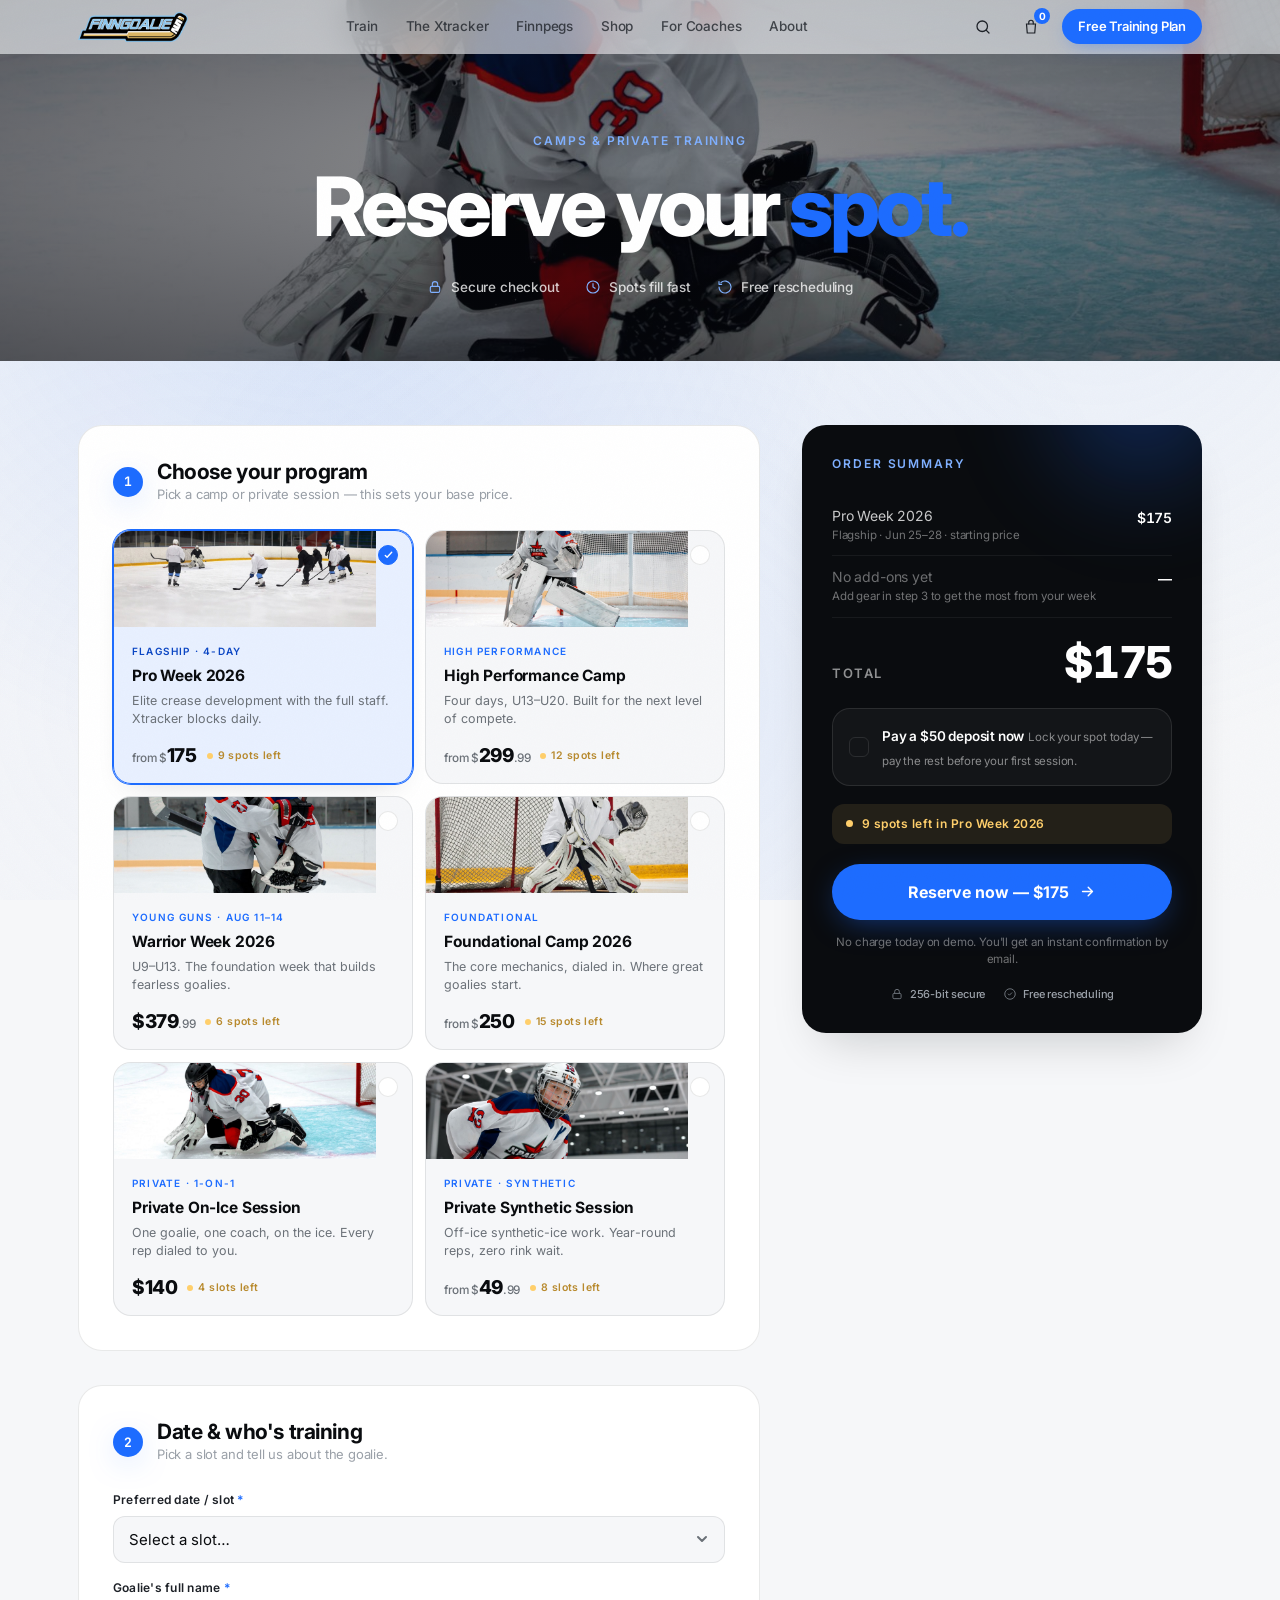
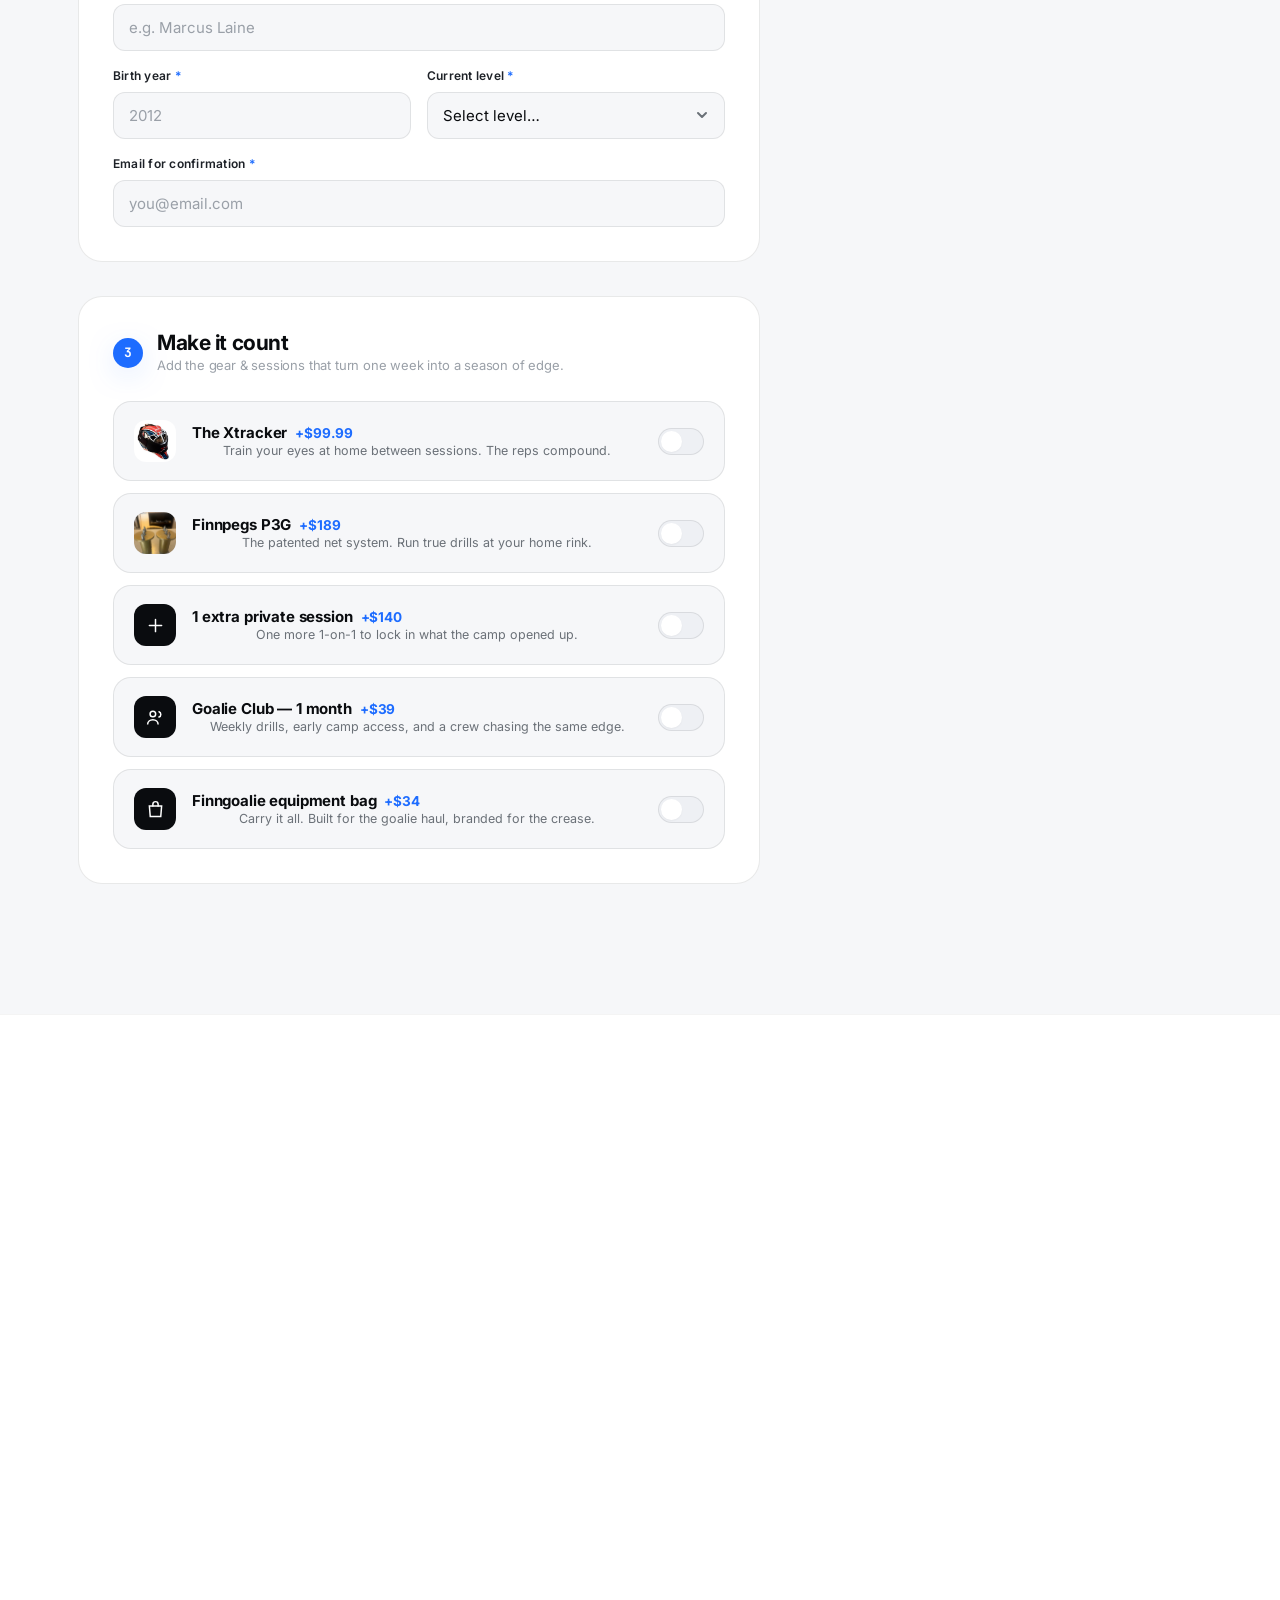
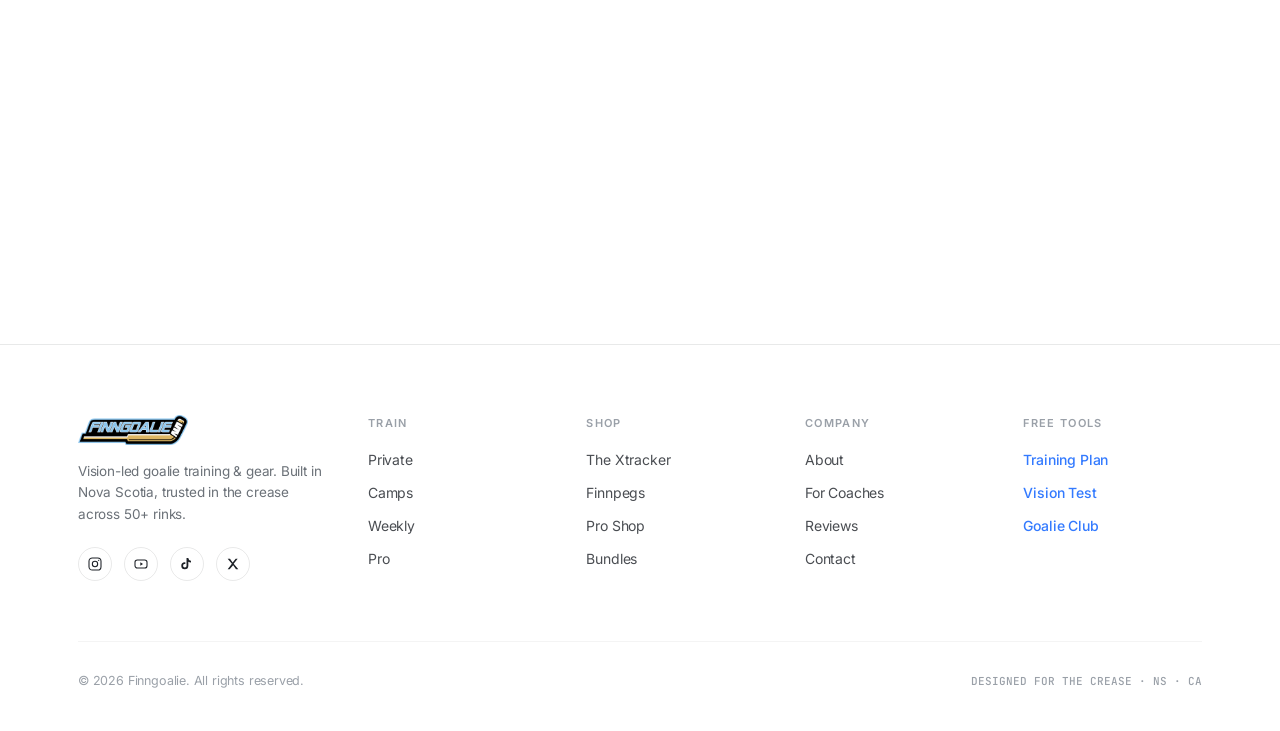
<file: book.html>
<!DOCTYPE html>
<html lang="en">
<head>
<meta charset="UTF-8">
<meta name="viewport" content="width=device-width, initial-scale=1.0, viewport-fit=cover">
<title>Finngoalie — Reserve your spot. Camps &amp; private goalie training.</title>
<meta name="description" content="Reserve a Finngoalie camp or private session in minutes. Choose your program, add the gear that makes it count, and lock your spot — secure checkout, free rescheduling.">
<link rel="preconnect" href="https://fonts.googleapis.com">
<link rel="preconnect" href="https://fonts.gstatic.com" crossorigin>
<link href="https://fonts.googleapis.com/css2?family=Inter:wght@300;400;500;600;700;800&family=JetBrains+Mono:wght@400;500&display=swap" rel="stylesheet">
<link rel="stylesheet" href="styles.css?v=20260626a">

<!-- ============================================================
     PAGE-LOCAL STYLES  —  composes shared tokens from styles.css.
     The booking/checkout surface only; nothing here overrides the
     site-wide system, it just arranges it.
     ============================================================ -->
<style>
  /* ---- booking shell ---- */
  .book-head{padding:calc(var(--nav-h) + 78px) 0 64px;text-align:center}
  /* compact media hero: photo + shared scrim (has-media) sits behind, white text */
  .book-head.has-media{min-height:auto;display:block;border-radius:0}
  /* keep the trust line legible on the dark scrim */
  .book-head.has-media .book-trust{color:rgba(255,255,255,.78)}
  .book-head.has-media .book-trust svg{color:var(--accent-up)}
  .book-head .kicker{margin-bottom:18px}
  .book-head h1{
    font-size:clamp(40px,6.4vw,82px);line-height:.96;font-weight:800;
    letter-spacing:-.045em;max-width:16ch;margin:0 auto;
  }
  .book-head h1 .accent{color:var(--accent)}
  .book-trust{
    margin:30px auto 0;display:flex;gap:26px;justify-content:center;flex-wrap:wrap;
    font-size:13.5px;color:var(--mute);font-weight:500;
  }
  .book-trust span{display:inline-flex;align-items:center;gap:8px}
  .book-trust svg{width:16px;height:16px;color:var(--accent);flex-shrink:0}

  /* ---- the two-column engine ---- */
  .checkout{padding:64px 0 var(--s-10)}
  .checkout-grid{
    display:grid;grid-template-columns:1fr 400px;gap:42px;align-items:start;
    max-width:var(--max);margin:0 auto;padding:0 28px;
  }
  .choices{display:flex;flex-direction:column;gap:34px;min-width:0}

  /* ---- step scaffold ---- */
  .step{
    background:var(--paper-2);border:1px solid var(--line);border-radius:var(--r-lg);
    padding:34px;position:relative;
  }
  .step-head{display:flex;align-items:center;gap:14px;margin-bottom:26px}
  .step-num{
    width:30px;height:30px;border-radius:50%;flex-shrink:0;display:grid;place-items:center;
    background:var(--accent);color:#fff;font-size:13px;font-weight:700;
    font-family:'JetBrains Mono',monospace;box-shadow:var(--sh-accent);
  }
  .step-head h2{font-size:21px;font-weight:700;letter-spacing:-.02em;line-height:1.1}
  .step-head .sh-sub{font-size:13px;color:var(--mute-2);margin-top:2px;font-weight:400}

  /* ---- STEP 1 program cards ---- */
  .program-grid{display:grid;grid-template-columns:1fr 1fr;gap:12px}
  .program{
    text-align:left;width:100%;border:1px solid var(--line);border-radius:var(--r);
    background:var(--paper);padding:18px 18px 16px;position:relative;cursor:pointer;
    transition:border-color var(--dur-fast) var(--ease),box-shadow var(--dur-fast) var(--ease),
               transform var(--dur-fast) var(--ease),background var(--dur-fast) var(--ease);
    display:flex;flex-direction:column;gap:4px;overflow:hidden;
  }
  /* small program thumbnail — sits at the top of each card, full-bleed */
  .program .pg-thumb{
    width:calc(100% + 36px);margin:-18px -18px 14px;height:96px;border-radius:0;
    aspect-ratio:auto;
  }
  .program:hover .pg-thumb{filter:none}
  .program:hover{border-color:var(--accent-line);transform:translateY(-3px);box-shadow:var(--sh-2)}
  .program.sel{
    border-color:var(--accent);background:var(--accent-soft);
    box-shadow:0 0 0 1px var(--accent),var(--sh-2);
  }
  .program .pg-tag{
    font-size:10px;letter-spacing:.12em;text-transform:uppercase;font-weight:600;
    color:var(--accent);margin-bottom:6px;
  }
  .program.sel .pg-tag{color:var(--accent-deep)}
  .program .pg-name{font-size:15.5px;font-weight:700;letter-spacing:-.01em;line-height:1.2}
  .program .pg-desc{font-size:12.5px;color:var(--mute);line-height:1.45;margin-top:2px}
  .program .pg-foot{display:flex;align-items:center;justify-content:space-between;margin-top:12px;gap:10px}
  .program .pg-price{font-size:19px;font-weight:800;letter-spacing:-.02em}
  .program .pg-price small{font-size:.62em;color:var(--mute);font-weight:500}
  .program .pg-urg{
    font-size:10.5px;font-weight:600;letter-spacing:.04em;color:var(--gold);
    display:inline-flex;align-items:center;gap:5px;white-space:nowrap;
  }
  .program .pg-urg .pulse{width:6px;height:6px;border-radius:50%;background:var(--signal);box-shadow:0 0 0 0 rgba(255,207,107,.6);animation:pulse 2s infinite}
  .program .pg-check{
    position:absolute;top:14px;right:14px;width:20px;height:20px;border-radius:50%;
    border:1.5px solid var(--line);display:grid;place-items:center;
    transition:.25s var(--ease);background:var(--paper-2);
  }
  .program .pg-check svg{width:11px;height:11px;color:#fff;opacity:0;transition:.2s var(--ease)}
  .program.sel .pg-check{background:var(--accent);border-color:var(--accent)}
  .program.sel .pg-check svg{opacity:1}

  /* ---- STEP 2 fields ---- */
  .field-grid{display:grid;grid-template-columns:1fr 1fr;gap:16px}
  .field{display:flex;flex-direction:column;gap:7px}
  .field.full{grid-column:1/-1}
  .field label{font-size:12px;font-weight:600;letter-spacing:.02em;color:var(--ink-2)}
  .field label .req{color:var(--accent)}
  .field input,.field select{
    font-family:inherit;font-size:15px;color:var(--ink);background:var(--paper);
    border:1px solid var(--line);border-radius:var(--r-sm);padding:13px 15px;width:100%;
    transition:border-color var(--dur-fast) var(--ease),box-shadow var(--dur-fast) var(--ease),background var(--dur-fast) var(--ease);
    -webkit-appearance:none;appearance:none;
  }
  .field select{
    background-image:url("data:image/svg+xml,%3Csvg xmlns='http://www.w3.org/2000/svg' width='14' height='14' fill='none' stroke='%236b7178' stroke-width='2' stroke-linecap='round' stroke-linejoin='round'%3E%3Cpath d='M3 5l4 4 4-4'/%3E%3C/svg%3E");
    background-repeat:no-repeat;background-position:right 15px center;padding-right:40px;cursor:pointer;
  }
  .field input:focus,.field select:focus{
    outline:none;border-color:var(--accent);background:var(--paper-2);
    box-shadow:0 0 0 3px var(--accent-soft);
  }
  .field input::placeholder{color:var(--mute-2)}

  /* ---- STEP 3 upsells ---- */
  .upsells{display:flex;flex-direction:column;gap:12px}
  .upsell{
    display:flex;align-items:center;gap:16px;padding:18px 20px;cursor:pointer;
    border:1px solid var(--line);border-radius:var(--r);background:var(--paper);
    transition:border-color var(--dur-fast) var(--ease),background var(--dur-fast) var(--ease),box-shadow var(--dur-fast) var(--ease);
  }
  .upsell:hover{border-color:var(--accent-line);box-shadow:var(--sh-1)}
  .upsell.on{border-color:var(--accent);background:var(--accent-soft)}
  .upsell .us-ico{
    width:42px;height:42px;border-radius:12px;flex-shrink:0;display:grid;place-items:center;
    background:var(--ink);color:#fff;
  }
  .upsell.on .us-ico{background:var(--accent)}
  .upsell .us-ico svg{width:21px;height:21px}
  /* product thumbnail variant of the upsell icon — real photo on a clean dark frame */
  .upsell .us-ico.us-thumb{padding:0;overflow:hidden;background:var(--ink)}
  .upsell .us-ico.us-thumb img{width:100%;height:100%;object-fit:cover;display:block}
  .upsell.on .us-ico.us-thumb{background:var(--ink)}
  .upsell .us-body{flex:1;min-width:0}
  .upsell .us-name{font-size:15px;font-weight:700;letter-spacing:-.01em;display:flex;align-items:baseline;gap:8px;flex-wrap:wrap}
  .upsell .us-name .us-price{font-size:13.5px;font-weight:700;color:var(--accent)}
  .upsell .us-benefit{font-size:12.5px;color:var(--mute);line-height:1.45;margin-top:3px}
  .upsell .us-toggle{
    width:46px;height:27px;border-radius:var(--r-pill);background:var(--paper-3);
    border:1px solid var(--line);position:relative;flex-shrink:0;
    transition:background var(--dur-fast) var(--ease),border-color var(--dur-fast) var(--ease);
  }
  .upsell .us-toggle::after{
    content:"";position:absolute;top:2px;left:2px;width:21px;height:21px;border-radius:50%;
    background:#fff;box-shadow:var(--sh-1);transition:transform var(--dur) var(--ease-spring);
  }
  .upsell.on .us-toggle{background:var(--accent);border-color:var(--accent)}
  .upsell.on .us-toggle::after{transform:translateX(19px)}

  /* ---- ORDER SUMMARY (sticky) ---- */
  .summary-col{position:sticky;top:calc(var(--nav-h) + 18px)}
  .summary{
    background:var(--ink);color:#fff;border-radius:var(--r-lg);padding:30px;
    position:relative;overflow:hidden;box-shadow:var(--sh-3);
  }
  .summary .glow-blob{
    position:absolute;top:-30%;right:-20%;width:70%;height:50%;border-radius:50%;
    background:radial-gradient(circle,rgba(29,108,255,.34),transparent 65%);filter:blur(40px);pointer-events:none;
  }
  .summary > *{position:relative;z-index:1}
  .summary h3{font-size:12px;letter-spacing:.16em;text-transform:uppercase;color:var(--accent-up);font-weight:600;margin-bottom:22px}
  .sum-lines{display:flex;flex-direction:column;gap:0}
  .sum-line{
    display:flex;align-items:flex-start;justify-content:space-between;gap:14px;
    padding:12px 0;border-bottom:1px solid var(--line-on-dark-2);font-size:14px;
  }
  .sum-line .sl-label{color:rgba(255,255,255,.78);line-height:1.35}
  .sum-line .sl-label small{display:block;font-size:11.5px;color:rgba(255,255,255,.42);margin-top:2px}
  .sum-line .sl-val{font-weight:600;white-space:nowrap;font-variant-numeric:tabular-nums}
  .sum-line.is-empty .sl-label{color:rgba(255,255,255,.4)}
  .sum-line .sl-remove{
    font-size:11px;color:var(--accent-up);font-weight:600;margin-top:4px;display:inline-block;
    cursor:pointer;letter-spacing:.02em;
  }
  .sum-line .sl-remove:hover{color:#fff}
  .sum-total{
    display:flex;align-items:flex-end;justify-content:space-between;
    padding:22px 0 4px;
  }
  .sum-total .st-lab{font-size:13px;letter-spacing:.12em;text-transform:uppercase;color:rgba(255,255,255,.55);font-weight:600}
  .sum-total .st-val{font-size:clamp(34px,5vw,44px);font-weight:800;letter-spacing:-.03em;line-height:1;font-variant-numeric:tabular-nums}
  .sum-save{
    font-size:12px;color:var(--accent-up);font-weight:600;margin-top:6px;text-align:right;
    opacity:0;height:0;transition:opacity .3s var(--ease);
  }
  .sum-save.show{opacity:1;height:auto}

  /* deposit toggle */
  .deposit{
    margin-top:20px;display:flex;align-items:center;gap:13px;cursor:pointer;
    padding:14px 16px;border:1px solid var(--line-on-dark);border-radius:var(--r);
    background:rgba(255,255,255,.04);transition:.25s var(--ease);
  }
  .deposit:hover{border-color:var(--accent-up)}
  .deposit.on{border-color:var(--accent);background:rgba(29,108,255,.12)}
  .deposit .dep-check{
    width:20px;height:20px;border-radius:6px;border:1.5px solid var(--line-on-dark);
    flex-shrink:0;display:grid;place-items:center;transition:.2s var(--ease);
  }
  .deposit.on .dep-check{background:var(--accent);border-color:var(--accent)}
  .deposit .dep-check svg{width:12px;height:12px;color:#fff;opacity:0;transition:.2s var(--ease)}
  .deposit.on .dep-check svg{opacity:1}
  .deposit .dep-body{flex:1}
  .deposit .dep-title{font-size:13.5px;font-weight:600}
  .deposit .dep-sub{font-size:11.5px;color:rgba(255,255,255,.5);margin-top:2px}

  /* urgency strip inside summary */
  .sum-urg{
    margin-top:18px;display:flex;align-items:center;gap:9px;
    font-size:12px;font-weight:600;letter-spacing:.04em;color:var(--signal);
    padding:11px 14px;border-radius:var(--r-sm);background:rgba(255,207,107,.1);
  }
  .sum-urg .pulse{width:7px;height:7px;border-radius:50%;background:var(--signal);box-shadow:0 0 0 0 rgba(255,207,107,.6);animation:pulse 2s infinite}

  .reserve-btn{
    width:100%;margin-top:20px;background:var(--accent);color:#fff;border:none;
    border-radius:var(--r-pill);padding:18px;font-size:16px;font-weight:700;cursor:pointer;
    display:flex;align-items:center;justify-content:center;gap:10px;
    box-shadow:var(--sh-accent);
    transition:transform .35s var(--ease-spring),background var(--dur-fast) var(--ease),box-shadow var(--dur-fast) var(--ease),opacity .25s var(--ease);
  }
  .reserve-btn:hover:not(:disabled){background:var(--accent-deep);box-shadow:var(--sh-accent-lg)}
  .reserve-btn:active:not(:disabled){transform:scale(.97)}
  .reserve-btn:disabled{opacity:.45;cursor:not-allowed;box-shadow:none}
  .reserve-btn .chev{transition:transform .35s var(--ease-spring)}
  .reserve-btn:hover:not(:disabled) .chev{transform:translateX(4px)}
  .reserve-note{font-size:11.5px;color:rgba(255,255,255,.42);text-align:center;margin-top:14px;line-height:1.5}

  /* secure marks under summary */
  .secure-marks{
    display:flex;align-items:center;justify-content:center;gap:18px;margin-top:18px;
    font-size:11px;color:var(--mute-2);font-weight:500;
  }
  .secure-marks span{display:inline-flex;align-items:center;gap:6px}
  .secure-marks svg{width:14px;height:14px;color:var(--mute)}

  /* ---- CONFIRMATION OVERLAY ---- */
  .confirm{
    position:fixed;inset:0;z-index:1400;display:none;align-items:center;justify-content:center;
    padding:24px;background:rgba(10,12,15,.55);backdrop-filter:blur(10px);
  }
  .confirm.show{display:flex}
  .confirm-card{
    background:var(--paper-2);border-radius:var(--r-lg);max-width:460px;width:100%;
    padding:46px 40px;text-align:center;box-shadow:var(--sh-float);position:relative;overflow:hidden;
    transform:translateY(18px) scale(.97);opacity:0;
    transition:transform .55s var(--ease-spring),opacity .4s var(--ease);
  }
  .confirm.show .confirm-card{transform:none;opacity:1}
  .confirm-card .cc-glow{position:absolute;top:-40%;left:50%;transform:translateX(-50%);width:80%;height:60%;border-radius:50%;background:radial-gradient(circle,var(--accent-soft),transparent 70%);pointer-events:none}
  .confirm-card > *{position:relative;z-index:1}
  .confirm-card .cc-ring{
    width:78px;height:78px;border-radius:50%;margin:0 auto 26px;display:grid;place-items:center;
    background:var(--accent);box-shadow:var(--sh-accent-lg);
  }
  .confirm-card .cc-ring svg{width:36px;height:36px;color:#fff}
  .confirm-card .cc-check-path{stroke-dasharray:30;stroke-dashoffset:30;animation:drawCheck .6s var(--ease) .2s forwards}
  @keyframes drawCheck{to{stroke-dashoffset:0}}
  .confirm-card h2{font-size:30px;font-weight:800;letter-spacing:-.03em;line-height:1.05}
  .confirm-card p{font-size:15px;color:var(--mute);margin-top:14px;line-height:1.55}
  .confirm-card p b{color:var(--ink);font-weight:600}
  .confirm-receipt{
    margin-top:24px;border:1px solid var(--line);border-radius:var(--r);padding:18px 20px;text-align:left;
    background:var(--paper);font-family:'JetBrains Mono',monospace;
  }
  .confirm-receipt .cr-line{display:flex;justify-content:space-between;font-size:12.5px;padding:5px 0;color:var(--mute)}
  .confirm-receipt .cr-line b{color:var(--ink-2);font-weight:600}
  .confirm-receipt .cr-line.cr-total{border-top:1px solid var(--line-2);margin-top:6px;padding-top:11px;font-size:14px}
  .confirm-receipt .cr-line.cr-total b{color:var(--accent)}
  .confirm-card .cc-close{margin-top:26px;width:100%}

  /* ---- REASSURANCE band ---- */
  .reassure{padding:var(--s-9) 0;background:var(--paper-2);border-top:1px solid var(--line-2)}
  .reassure-grid{display:grid;grid-template-columns:repeat(3,1fr);gap:20px;margin-top:54px}
  .reassure-card{
    border:1px solid var(--line);border-radius:var(--r);padding:30px 28px;background:var(--paper);
    transition:transform .5s var(--ease),box-shadow .5s var(--ease),border-color .5s var(--ease);will-change:transform;
  }
  .reassure-card:hover{transform:translateY(-5px);box-shadow:var(--sh-3);border-color:var(--accent-line)}
  .reassure-card .rc-ico{
    width:46px;height:46px;border-radius:13px;display:grid;place-items:center;
    background:var(--accent-soft);color:var(--accent);margin-bottom:22px;
  }
  .reassure-card .rc-ico svg{width:23px;height:23px}
  .reassure-card h4{font-size:18px;font-weight:700;letter-spacing:-.02em}
  .reassure-card p{font-size:14px;color:var(--mute);margin-top:11px;line-height:1.55}

  .booking-testi{
    margin-top:54px;border:1px solid var(--line);border-radius:var(--r-lg);
    padding:40px;background:var(--paper);display:flex;gap:24px;align-items:center;
  }
  .booking-testi .bt-stars{display:inline-flex;gap:2px;color:var(--gold);margin-bottom:14px}
  .booking-testi .bt-stars svg{width:16px;height:16px}
  .booking-testi blockquote{font-size:clamp(18px,2.4vw,24px);font-weight:500;letter-spacing:-.02em;line-height:1.35}
  .booking-testi .bt-who{margin-top:18px;font-size:13.5px;color:var(--mute);display:flex;align-items:center;gap:11px}
  .booking-testi .bt-who .avatar{width:36px;height:36px;border-radius:50%;background:linear-gradient(135deg,var(--accent),var(--accent-deep));display:grid;place-items:center;font-weight:700;font-size:14px;color:#fff}
  .booking-testi .bt-who b{color:var(--ink);font-weight:600}

  /* ---- RESPONSIVE — summary moves below choices ---- */
  @media(max-width:920px){
    .checkout-grid{grid-template-columns:1fr;gap:28px}
    .summary-col{position:static}
    .reassure-grid{grid-template-columns:1fr;gap:16px}
    .booking-testi{flex-direction:column;text-align:center;padding:32px 26px}
  }
  @media(max-width:680px){
    .checkout-grid{padding:0 20px}
    .program-grid{grid-template-columns:1fr}
    .field-grid{grid-template-columns:1fr}
    .step{padding:26px 22px}
    .book-trust{gap:16px 22px}
  }

  @media(prefers-reduced-motion:reduce){
    .program:hover,.reassure-card:hover{transform:none}
    .confirm-card{transform:none!important;opacity:1!important;transition:none!important}
    .cc-check-path{animation:none!important;stroke-dashoffset:0!important}
    .upsell .us-toggle::after{transition:none}
  }
</style>
</head>
<body id="top">

<!-- LIVING AURORA -->
<canvas class="aurora-canvas" id="aurora"></canvas>

<!-- ============================================================
     NAV  —  REUSABLE SITE-WIDE BLOCK (copy verbatim on every page)
     ============================================================ -->
<nav class="nav" id="nav">
  <div class="wrap">
    <a class="brand" href="index.html"><img class="brand-logo" src="assets/img/logo.png" alt="Finngoalie"></a>
    <div class="navlinks">
      <a href="train.html">Train</a>
      <a href="xtracker.html">The Xtracker</a>
      <a href="finnpegs.html">Finnpegs</a>
      <a href="shop.html">Shop</a>
      <a href="coaches.html">For Coaches</a>
      <a href="about.html">About</a>
    </div>
    <div class="nav-right">
      <a class="nav-icon search-icon" href="shop.html" aria-label="Search">
        <svg viewBox="0 0 24 24" fill="none" stroke="currentColor" stroke-width="1.7"><circle cx="11" cy="11" r="7"/><path d="m20 20-3.5-3.5" stroke-linecap="round"/></svg>
      </a>
      <a class="nav-icon" href="shop.html" aria-label="Bag" data-bag-add>
        <svg viewBox="0 0 24 24" fill="none" stroke="currentColor" stroke-width="1.6"><path d="M6 8h12l-1 12H7L6 8z"/><path d="M9 8V6a3 3 0 0 1 6 0v2" stroke-linecap="round"/></svg>
        <span class="count" data-bag-count>0</span>
      </a>
      <a class="nav-cta magnetic" href="plan.html">Free Training Plan</a>
      <button class="burger" id="burger" aria-label="Menu" data-burger><span></span><span></span><span></span></button>
    </div>
  </div>
</nav>

<!-- MOBILE DRAWER (mirrors nav) -->
<div class="drawer" id="drawer">
  <a href="train.html" data-drawer-close>Train</a>
  <a href="xtracker.html" data-drawer-close>The Xtracker</a>
  <a href="finnpegs.html" data-drawer-close>Finnpegs</a>
  <a href="shop.html" data-drawer-close>Shop</a>
  <a href="coaches.html" data-drawer-close>For Coaches</a>
  <a href="about.html" data-drawer-close>About</a>
  <a class="drawer-cta" href="plan.html" data-drawer-close>Free Training Plan</a>
</div>

<!-- ============================================================
     BOOKING HEADER
     ============================================================ -->
<header class="book-head hero has-media center">
  <div class="hero-media"><img src="assets/img/goalie-save.jpg" alt=""></div>
  <div class="wrap">
    <div class="kicker reveal">Camps &amp; private training</div>
    <h1 class="reveal d1">Reserve your <span class="accent">spot.</span></h1>
    <div class="book-trust reveal d2">
      <span><svg viewBox="0 0 24 24" fill="none" stroke="currentColor" stroke-width="1.7"><rect x="5" y="11" width="14" height="9" rx="2"/><path d="M8 11V8a4 4 0 0 1 8 0v3" stroke-linecap="round"/></svg>Secure checkout</span>
      <span><svg viewBox="0 0 24 24" fill="none" stroke="currentColor" stroke-width="1.7"><circle cx="12" cy="12" r="9"/><path d="M12 7v5l3 2" stroke-linecap="round"/></svg>Spots fill fast</span>
      <span><svg viewBox="0 0 24 24" fill="none" stroke="currentColor" stroke-width="1.7"><path d="M3 12a9 9 0 1 0 3-6.7M3 4v4h4" stroke-linecap="round" stroke-linejoin="round"/></svg>Free rescheduling</span>
    </div>
  </div>
</header>

<!-- ============================================================
     CHECKOUT — choices left · live summary right
     ============================================================ -->
<section class="checkout">
  <div class="checkout-grid">

    <!-- ===== LEFT: choices ===== -->
    <div class="choices">

      <!-- STEP 1 — choose program -->
      <div class="step reveal">
        <div class="step-head">
          <div class="step-num">1</div>
          <div>
            <h2>Choose your program</h2>
            <div class="sh-sub">Pick a camp or private session — this sets your base price.</div>
          </div>
        </div>
        <div class="program-grid" id="programGrid">
          <!-- data-* drive the live total; price is cents-free dollars -->
          <button type="button" class="program sel" data-program="pro-week" data-name="Pro Week 2026" data-price="175" data-from="1" data-spots="9" data-tag="Flagship · Jun 25–28">
            <img class="card-img pg-thumb" src="assets/img/training.jpg" alt="">
            <span class="pg-tag">Flagship · 4-day</span>
            <span class="pg-name">Pro Week 2026</span>
            <span class="pg-desc">Elite crease development with the full staff. Xtracker blocks daily.</span>
            <span class="pg-foot"><span class="pg-price"><small>from $</small>175</span><span class="pg-urg"><span class="pulse"></span>9 spots left</span></span>
            <span class="pg-check"><svg viewBox="0 0 24 24" fill="none" stroke="currentColor" stroke-width="3"><path d="M5 12l4 4 10-11" stroke-linecap="round" stroke-linejoin="round"/></svg></span>
          </button>
          <button type="button" class="program" data-program="high-perf" data-name="High Performance Camp" data-price="299.99" data-from="1" data-spots="12" data-tag="U13–U20 · Jul 27–30">
            <img class="card-img pg-thumb" src="assets/img/goalie-action.jpg" alt="">
            <span class="pg-tag">High Performance</span>
            <span class="pg-name">High Performance Camp</span>
            <span class="pg-desc">Four days, U13–U20. Built for the next level of compete.</span>
            <span class="pg-foot"><span class="pg-price"><small>from $</small>299<small>.99</small></span><span class="pg-urg"><span class="pulse"></span>12 spots left</span></span>
            <span class="pg-check"><svg viewBox="0 0 24 24" fill="none" stroke="currentColor" stroke-width="3"><path d="M5 12l4 4 10-11" stroke-linecap="round" stroke-linejoin="round"/></svg></span>
          </button>
          <button type="button" class="program" data-program="warrior" data-name="Warrior Week 2026" data-price="379.99" data-from="0" data-spots="6" data-tag="U9/U11/U13 · Aug 11–14">
            <img class="card-img pg-thumb" src="assets/img/youth.jpg" alt="">
            <span class="pg-tag">Young guns · Aug 11–14</span>
            <span class="pg-name">Warrior Week 2026</span>
            <span class="pg-desc">U9–U13. The foundation week that builds fearless goalies.</span>
            <span class="pg-foot"><span class="pg-price">$379<small>.99</small></span><span class="pg-urg"><span class="pulse"></span>6 spots left</span></span>
            <span class="pg-check"><svg viewBox="0 0 24 24" fill="none" stroke="currentColor" stroke-width="3"><path d="M5 12l4 4 10-11" stroke-linecap="round" stroke-linejoin="round"/></svg></span>
          </button>
          <button type="button" class="program" data-program="foundational" data-name="Foundational Camp 2026" data-price="250" data-from="1" data-spots="15" data-tag="Foundational camp">
            <img class="card-img pg-thumb" src="assets/img/goalie-focus.jpg" alt="">
            <span class="pg-tag">Foundational</span>
            <span class="pg-name">Foundational Camp 2026</span>
            <span class="pg-desc">The core mechanics, dialed in. Where great goalies start.</span>
            <span class="pg-foot"><span class="pg-price"><small>from $</small>250</span><span class="pg-urg"><span class="pulse"></span>15 spots left</span></span>
            <span class="pg-check"><svg viewBox="0 0 24 24" fill="none" stroke="currentColor" stroke-width="3"><path d="M5 12l4 4 10-11" stroke-linecap="round" stroke-linejoin="round"/></svg></span>
          </button>
          <button type="button" class="program" data-program="private-ice" data-name="Private On-Ice Session" data-price="140" data-from="0" data-spots="4" data-tag="1-on-1 · single session">
            <img class="card-img pg-thumb" src="assets/img/goalie-save.jpg" alt="">
            <span class="pg-tag">Private · 1-on-1</span>
            <span class="pg-name">Private On-Ice Session</span>
            <span class="pg-desc">One goalie, one coach, on the ice. Every rep dialed to you.</span>
            <span class="pg-foot"><span class="pg-price">$140</span><span class="pg-urg"><span class="pulse"></span>4 slots left</span></span>
            <span class="pg-check"><svg viewBox="0 0 24 24" fill="none" stroke="currentColor" stroke-width="3"><path d="M5 12l4 4 10-11" stroke-linecap="round" stroke-linejoin="round"/></svg></span>
          </button>
          <button type="button" class="program" data-program="private-syn" data-name="Private Synthetic Session" data-price="49.99" data-from="1" data-spots="8" data-tag="Off-ice synthetic">
            <img class="card-img pg-thumb" src="assets/img/mask.jpg" alt="">
            <span class="pg-tag">Private · synthetic</span>
            <span class="pg-name">Private Synthetic Session</span>
            <span class="pg-desc">Off-ice synthetic-ice work. Year-round reps, zero rink wait.</span>
            <span class="pg-foot"><span class="pg-price"><small>from $</small>49<small>.99</small></span><span class="pg-urg"><span class="pulse"></span>8 slots left</span></span>
            <span class="pg-check"><svg viewBox="0 0 24 24" fill="none" stroke="currentColor" stroke-width="3"><path d="M5 12l4 4 10-11" stroke-linecap="round" stroke-linejoin="round"/></svg></span>
          </button>
        </div>
      </div>

      <!-- STEP 2 — date + participant -->
      <div class="step reveal">
        <div class="step-head">
          <div class="step-num">2</div>
          <div>
            <h2>Date &amp; who's training</h2>
            <div class="sh-sub">Pick a slot and tell us about the goalie.</div>
          </div>
        </div>
        <div class="field-grid">
          <div class="field full">
            <label for="slot">Preferred date / slot <span class="req">*</span></label>
            <select id="slot">
              <option value="" selected disabled>Select a slot…</option>
              <option>Morning block — 8:00 AM</option>
              <option>Midday block — 11:30 AM</option>
              <option>Afternoon block — 2:00 PM</option>
              <option>Evening block — 6:00 PM</option>
              <option>Flexible — contact me to schedule</option>
            </select>
          </div>
          <div class="field full">
            <label for="gname">Goalie's full name <span class="req">*</span></label>
            <input id="gname" type="text" placeholder="e.g. Marcus Laine" autocomplete="name">
          </div>
          <div class="field">
            <label for="byear">Birth year <span class="req">*</span></label>
            <input id="byear" type="number" inputmode="numeric" placeholder="2012" min="1950" max="2026">
          </div>
          <div class="field">
            <label for="level">Current level <span class="req">*</span></label>
            <select id="level">
              <option value="" selected disabled>Select level…</option>
              <option>House / Rec</option>
              <option>Competitive (A / AA)</option>
              <option>Elite (AAA)</option>
              <option>Junior</option>
              <option>College / Pro-track</option>
            </select>
          </div>
          <div class="field full">
            <label for="email">Email for confirmation <span class="req">*</span></label>
            <input id="email" type="email" placeholder="you@email.com" autocomplete="email">
          </div>
        </div>
      </div>

      <!-- STEP 3 — upsells -->
      <div class="step reveal">
        <div class="step-head">
          <div class="step-num">3</div>
          <div>
            <h2>Make it count</h2>
            <div class="sh-sub">Add the gear &amp; sessions that turn one week into a season of edge.</div>
          </div>
        </div>
        <div class="upsells" id="upsells">
          <button type="button" class="upsell" data-upsell="xtracker" data-name="The Xtracker" data-price="99.99">
            <span class="us-ico us-thumb"><img src="assets/img/product/xtracker-5.jpg" alt=""></span>
            <span class="us-body">
              <span class="us-name">The Xtracker <span class="us-price">+$99.99</span></span>
              <span class="us-benefit">Train your eyes at home between sessions. The reps compound.</span>
            </span>
            <span class="us-toggle"></span>
          </button>
          <button type="button" class="upsell" data-upsell="finnpegs" data-name="Finnpegs P3G" data-price="189">
            <span class="us-ico us-thumb"><img src="assets/img/product/finnpegs-1.jpg" alt=""></span>
            <span class="us-body">
              <span class="us-name">Finnpegs P3G <span class="us-price">+$189</span></span>
              <span class="us-benefit">The patented net system. Run true drills at your home rink.</span>
            </span>
            <span class="us-toggle"></span>
          </button>
          <button type="button" class="upsell" data-upsell="extra-session" data-name="Extra private session" data-price="140">
            <span class="us-ico"><svg viewBox="0 0 24 24" fill="none" stroke="currentColor" stroke-width="1.7"><path d="M12 5v14M5 12h14" stroke-linecap="round"/></svg></span>
            <span class="us-body">
              <span class="us-name">1 extra private session <span class="us-price">+$140</span></span>
              <span class="us-benefit">One more 1-on-1 to lock in what the camp opened up.</span>
            </span>
            <span class="us-toggle"></span>
          </button>
          <button type="button" class="upsell" data-upsell="club" data-name="Goalie Club — 1 month" data-price="39">
            <span class="us-ico"><svg viewBox="0 0 24 24" fill="none" stroke="currentColor" stroke-width="1.7"><circle cx="9" cy="8" r="3.2"/><path d="M3 20c0-3.3 2.7-5.5 6-5.5s6 2.2 6 5.5"/><path d="M16 5.5a3.2 3.2 0 0 1 0 6" stroke-linecap="round"/></svg></span>
            <span class="us-body">
              <span class="us-name">Goalie Club — 1 month <span class="us-price">+$39</span></span>
              <span class="us-benefit">Weekly drills, early camp access, and a crew chasing the same edge.</span>
            </span>
            <span class="us-toggle"></span>
          </button>
          <button type="button" class="upsell" data-upsell="bag" data-name="Equipment bag" data-price="34">
            <span class="us-ico"><svg viewBox="0 0 24 24" fill="none" stroke="currentColor" stroke-width="1.7"><path d="M5 8h14l-1 12H6L5 8z"/><path d="M9 8V6a3 3 0 0 1 6 0v2" stroke-linecap="round"/></svg></span>
            <span class="us-body">
              <span class="us-name">Finngoalie equipment bag <span class="us-price">+$34</span></span>
              <span class="us-benefit">Carry it all. Built for the goalie haul, branded for the crease.</span>
            </span>
            <span class="us-toggle"></span>
          </button>
        </div>
      </div>
    </div>

    <!-- ===== RIGHT: live order summary ===== -->
    <div class="summary-col">
      <form class="summary" id="bookForm" onsubmit="return false;">
        <div class="glow-blob"></div>
        <h3>Order summary</h3>

        <div class="sum-lines" id="sumLines">
          <!-- live-rendered line items -->
        </div>

        <div class="sum-total">
          <span class="st-lab" id="payLabel">Total</span>
          <span class="st-val" id="sumTotal">$175</span>
        </div>
        <div class="sum-save" id="sumSave"></div>

        <!-- deposit option -->
        <div class="deposit" id="depositRow" role="checkbox" aria-checked="false" tabindex="0">
          <span class="dep-check"><svg viewBox="0 0 24 24" fill="none" stroke="currentColor" stroke-width="3"><path d="M5 12l4 4 10-11" stroke-linecap="round" stroke-linejoin="round"/></svg></span>
          <span class="dep-body">
            <span class="dep-title">Pay a $50 deposit now</span>
            <span class="dep-sub">Lock your spot today — pay the rest before your first session.</span>
          </span>
        </div>

        <div class="sum-urg"><span class="pulse"></span><span id="urgText">9 spots left in Pro Week 2026</span></div>

        <button type="submit" class="reserve-btn" id="reserveBtn">
          <span id="reserveLabel">Reserve now — $175</span>
          <svg class="chev" width="17" height="17" viewBox="0 0 24 24" fill="none"><path d="M5 12h14M13 6l6 6-6 6" stroke="currentColor" stroke-width="2" stroke-linecap="round" stroke-linejoin="round"/></svg>
        </button>
        <div class="reserve-note">No charge today on demo. You'll get an instant confirmation by email.</div>

        <div class="secure-marks">
          <span><svg viewBox="0 0 24 24" fill="none" stroke="currentColor" stroke-width="1.7"><rect x="5" y="11" width="14" height="9" rx="2"/><path d="M8 11V8a4 4 0 0 1 8 0v3" stroke-linecap="round"/></svg>256-bit secure</span>
          <span><svg viewBox="0 0 24 24" fill="none" stroke="currentColor" stroke-width="1.7"><path d="M9 12l2 2 4-4" stroke-linecap="round" stroke-linejoin="round"/><circle cx="12" cy="12" r="9"/></svg>Free rescheduling</span>
        </div>
      </form>
    </div>

  </div>
</section>

<!-- ============================================================
     REASSURANCE  +  TESTIMONIAL
     ============================================================ -->
<section class="reassure">
  <div class="wrap">
    <div class="section-head">
      <div class="kicker reveal">Book with confidence</div>
      <h2 class="reveal d1">Reserve now. <span class="mute">Plans change — we get it.</span></h2>
    </div>
    <div class="reassure-grid stagger">
      <div class="reassure-card">
        <div class="rc-ico"><svg viewBox="0 0 24 24" fill="none" stroke="currentColor" stroke-width="1.7"><path d="M3 12a9 9 0 1 0 3-6.7M3 4v4h4" stroke-linecap="round" stroke-linejoin="round"/></svg></div>
        <h4>Free rescheduling</h4>
        <p>Life happens. Move your spot to any open slot up to 72 hours before — no fee, no hassle.</p>
      </div>
      <div class="reassure-card">
        <div class="rc-ico"><svg viewBox="0 0 24 24" fill="none" stroke="currentColor" stroke-width="1.7"><path d="M12 3l8 4v5c0 5-3.5 8-8 9-4.5-1-8-4-8-9V7l8-4z"/><path d="M9 12l2 2 4-4" stroke-linecap="round" stroke-linejoin="round"/></svg></div>
        <h4>14-day refund</h4>
        <p>Not the right fit? Full refund within 14 days of booking, no questions asked. We stand behind the work.</p>
      </div>
      <div class="reassure-card">
        <div class="rc-ico"><svg viewBox="0 0 24 24" fill="none" stroke="currentColor" stroke-width="1.7"><rect x="5" y="11" width="14" height="9" rx="2"/><path d="M8 11V8a4 4 0 0 1 8 0v3" stroke-linecap="round"/></svg></div>
        <h4>Secure checkout</h4>
        <p>256-bit encrypted payment. Your details never touch our servers — handled by certified processors.</p>
      </div>
    </div>

    <div class="booking-testi reveal r-scale">
      <div>
        <div class="bt-stars">
          <svg viewBox="0 0 24 24" fill="currentColor"><path d="M12 2l2.6 6.3L21 9l-5 4.4L17.5 21 12 17.3 6.5 21 8 13.4 3 9l6.4-.7L12 2z"/></svg>
          <svg viewBox="0 0 24 24" fill="currentColor"><path d="M12 2l2.6 6.3L21 9l-5 4.4L17.5 21 12 17.3 6.5 21 8 13.4 3 9l6.4-.7L12 2z"/></svg>
          <svg viewBox="0 0 24 24" fill="currentColor"><path d="M12 2l2.6 6.3L21 9l-5 4.4L17.5 21 12 17.3 6.5 21 8 13.4 3 9l6.4-.7L12 2z"/></svg>
          <svg viewBox="0 0 24 24" fill="currentColor"><path d="M12 2l2.6 6.3L21 9l-5 4.4L17.5 21 12 17.3 6.5 21 8 13.4 3 9l6.4-.7L12 2z"/></svg>
          <svg viewBox="0 0 24 24" fill="currentColor"><path d="M12 2l2.6 6.3L21 9l-5 4.4L17.5 21 12 17.3 6.5 21 8 13.4 3 9l6.4-.7L12 2z"/></svg>
        </div>
        <blockquote>Booked Pro Week and added the Xtracker on a whim. Best decision — my son came back a different goalie and trains every day at home now.</blockquote>
        <div class="bt-who"><span class="avatar">D</span><span>— <b>Dana R.</b> · hockey parent, U15 AAA</span></div>
      </div>
    </div>
  </div>
</section>

<!-- ============================================================
     FOOTER  —  REUSABLE SITE-WIDE BLOCK (copy verbatim on every page)
     ============================================================ -->
<footer>
  <div class="wrap">
    <div class="foot-grid">
      <div class="foot-brand">
        <a class="brand" href="index.html"><img class="brand-logo" src="assets/img/logo.png" alt="Finngoalie"></a>
        <p>Vision-led goalie training &amp; gear. Built in Nova Scotia, trusted in the crease across 50+ rinks.</p>
        <div class="foot-social">
          <a href="#" aria-label="Instagram"><svg viewBox="0 0 24 24" fill="none" stroke="currentColor" stroke-width="1.6"><rect x="3" y="3" width="18" height="18" rx="5"/><circle cx="12" cy="12" r="4"/><circle cx="17.5" cy="6.5" r="1" fill="currentColor" stroke="none"/></svg></a>
          <a href="#" aria-label="YouTube"><svg viewBox="0 0 24 24" fill="none" stroke="currentColor" stroke-width="1.6"><rect x="3" y="6" width="18" height="12" rx="3.5"/><path d="M11 9.5l4 2.5-4 2.5z" fill="currentColor" stroke="none"/></svg></a>
          <a href="#" aria-label="TikTok"><svg viewBox="0 0 24 24" fill="currentColor"><path d="M14 3c.3 2.3 1.8 3.9 4 4.2v2.7c-1.5 0-2.9-.4-4-1.1v5.7a5.3 5.3 0 1 1-5.3-5.3c.3 0 .5 0 .8.1v2.8a2.6 2.6 0 1 0 1.8 2.4V3H14z"/></svg></a>
          <a href="#" aria-label="X"><svg viewBox="0 0 24 24" fill="currentColor"><path d="M4 4h3.5l4 5.6L16 4h3l-6 7.8L20 20h-3.5l-4.3-6L7 20H4l6.3-8.2z"/></svg></a>
        </div>
      </div>
      <div class="foot-col"><h5>Train</h5><a href="train.html">Private</a><a href="train.html">Camps</a><a href="train.html">Weekly</a><a href="train.html">Pro</a></div>
      <div class="foot-col"><h5>Shop</h5><a href="xtracker.html">The Xtracker</a><a href="finnpegs.html">Finnpegs</a><a href="shop.html">Pro Shop</a><a href="shop.html">Bundles</a></div>
      <div class="foot-col"><h5>Company</h5><a href="about.html">About</a><a href="coaches.html">For Coaches</a><a href="shop.html">Reviews</a><a href="about.html">Contact</a></div>
      <div class="foot-col free"><h5>Free Tools</h5><a href="plan.html">Training Plan</a><a href="vision-test.html">Vision Test</a><a href="club.html">Goalie Club</a></div>
    </div>
    <div class="foot-bottom">
      <span>© 2026 Finngoalie. All rights reserved.</span>
      <span class="mono">DESIGNED FOR THE CREASE · NS · CA</span>
    </div>
  </div>
</footer>

<!-- ============================================================
     CONFIRMATION OVERLAY (demo)
     ============================================================ -->
<div class="confirm" id="confirm" role="dialog" aria-modal="true" aria-labelledby="confirmTitle">
  <div class="confirm-card">
    <div class="cc-glow"></div>
    <div class="cc-ring">
      <svg viewBox="0 0 24 24" fill="none" stroke="currentColor" stroke-width="2.4"><path class="cc-check-path" d="M5 12l4 4 10-11" stroke-linecap="round" stroke-linejoin="round"/></svg>
    </div>
    <h2 id="confirmTitle">You're in!</h2>
    <p>Confirmation sent to <b id="confEmail">you@email.com</b>. We'll follow up with rink details and a kit list.</p>
    <div class="confirm-receipt" id="confReceipt"></div>
    <button type="button" class="btn btn-primary cc-close magnetic" id="confClose">Done</button>
  </div>
</div>

<script src="app.js?v=20260626a"></script>

<!-- ============================================================
     LIVE BOOKING / CHECKOUT LOGIC  (vanilla, self-contained)
     ============================================================ -->
<script>
(function(){
  "use strict";

  var RM = window.matchMedia && window.matchMedia('(prefers-reduced-motion: reduce)').matches;

  /* ---- format helpers ---- */
  function money(n){
    /* whole dollars print without cents; .99 etc keep two decimals */
    var rounded = Math.round(n * 100) / 100;
    var isWhole = Math.abs(rounded - Math.round(rounded)) < 0.005;
    return '$' + rounded.toLocaleString('en-US', {
      minimumFractionDigits: isWhole ? 0 : 2,
      maximumFractionDigits: 2
    });
  }

  /* ---- state ---- */
  var DEPOSIT_AMOUNT = 50;
  var state = {
    program: null,      /* {key,name,price,from,spots,tag} */
    upsells: [],        /* [{key,name,price}] */
    deposit: false
  };

  /* ---- DOM ---- */
  var programGrid = document.getElementById('programGrid');
  var upsellWrap  = document.getElementById('upsells');
  var sumLines    = document.getElementById('sumLines');
  var sumTotal    = document.getElementById('sumTotal');
  var sumSave     = document.getElementById('sumSave');
  var payLabel    = document.getElementById('payLabel');
  var depositRow  = document.getElementById('depositRow');
  var urgText     = document.getElementById('urgText');
  var reserveBtn  = document.getElementById('reserveBtn');
  var reserveLbl  = document.getElementById('reserveLabel');

  /* ---- read a program button into a model ---- */
  function readProgram(btn){
    return {
      key:   btn.getAttribute('data-program'),
      name:  btn.getAttribute('data-name'),
      price: parseFloat(btn.getAttribute('data-price')),
      from:  btn.getAttribute('data-from') === '1',
      spots: parseInt(btn.getAttribute('data-spots'), 10),
      tag:   btn.getAttribute('data-tag')
    };
  }

  /* ---- recompute + repaint the whole summary ---- */
  function render(){
    if(!state.program){ return; }

    var upsellSum = state.upsells.reduce(function(s,u){ return s + u.price; }, 0);
    var subtotal  = state.program.price + upsellSum;

    /* line items */
    var html = '';
    html += '<div class="sum-line">'
          +   '<span class="sl-label">' + state.program.name
          +     '<small>' + (state.program.tag || 'Program') + (state.program.from ? ' · starting price' : '') + '</small>'
          +   '</span>'
          +   '<span class="sl-val">' + money(state.program.price) + '</span>'
          + '</div>';

    state.upsells.forEach(function(u){
      html += '<div class="sum-line">'
            +   '<span class="sl-label">' + u.name
            +     '<small><span class="sl-remove" data-remove="' + u.key + '">Remove</span></small>'
            +   '</span>'
            +   '<span class="sl-val">+' + money(u.price) + '</span>'
            + '</div>';
    });

    if(state.upsells.length === 0){
      html += '<div class="sum-line is-empty">'
            +   '<span class="sl-label">No add-ons yet'
            +     '<small>Add gear in step 3 to get the most from your week</small>'
            +   '</span>'
            +   '<span class="sl-val">—</span>'
            + '</div>';
    }

    /* subtotal line (when there are upsells) */
    if(state.upsells.length > 0){
      html += '<div class="sum-line">'
            +   '<span class="sl-label">Subtotal</span>'
            +   '<span class="sl-val">' + money(subtotal) + '</span>'
            + '</div>';
    }

    sumLines.innerHTML = html;

    /* wire remove links */
    sumLines.querySelectorAll('[data-remove]').forEach(function(rm){
      rm.addEventListener('click', function(){
        var key = rm.getAttribute('data-remove');
        toggleUpsell(key, false);
      });
    });

    /* total — respects deposit toggle */
    var dueNow = state.deposit ? DEPOSIT_AMOUNT : subtotal;
    sumTotal.textContent = money(dueNow);
    payLabel.textContent = state.deposit ? 'Due now' : 'Total';

    /* deposit "rest later" hint via the save line */
    if(state.deposit){
      var rest = subtotal - DEPOSIT_AMOUNT;
      sumSave.textContent = money(rest) + ' due before your first session';
      sumSave.classList.add('show');
    } else {
      sumSave.classList.remove('show');
      sumSave.textContent = '';
    }

    /* urgency reflects the chosen program */
    urgText.textContent = state.program.spots + ' spots left in ' + state.program.name;

    /* reserve button label */
    reserveLbl.textContent = (state.deposit ? 'Reserve with deposit — ' : 'Reserve now — ') + money(dueNow);
  }

  /* ---- program selection ---- */
  programGrid.querySelectorAll('.program').forEach(function(btn){
    btn.addEventListener('click', function(){
      programGrid.querySelectorAll('.program').forEach(function(b){ b.classList.remove('sel'); });
      btn.classList.add('sel');
      state.program = readProgram(btn);
      render();
    });
  });

  /* ---- upsell toggling ---- */
  function toggleUpsell(key, force){
    var btn = upsellWrap.querySelector('[data-upsell="' + key + '"]');
    if(!btn) return;
    var isOn = btn.classList.contains('on');
    var next = (typeof force === 'boolean') ? force : !isOn;
    if(next === isOn) { return; }

    btn.classList.toggle('on', next);
    btn.setAttribute('aria-pressed', next ? 'true' : 'false');

    if(next){
      state.upsells.push({
        key:   key,
        name:  btn.getAttribute('data-name'),
        price: parseFloat(btn.getAttribute('data-price'))
      });
    } else {
      state.upsells = state.upsells.filter(function(u){ return u.key !== key; });
    }
    render();
  }

  upsellWrap.querySelectorAll('.upsell').forEach(function(btn){
    btn.setAttribute('aria-pressed', 'false');
    btn.addEventListener('click', function(){
      toggleUpsell(btn.getAttribute('data-upsell'));
    });
  });

  /* ---- deposit toggle ---- */
  function toggleDeposit(){
    state.deposit = !state.deposit;
    depositRow.classList.toggle('on', state.deposit);
    depositRow.setAttribute('aria-checked', state.deposit ? 'true' : 'false');
    render();
  }
  depositRow.addEventListener('click', toggleDeposit);
  depositRow.addEventListener('keydown', function(e){
    if(e.key === ' ' || e.key === 'Enter'){ e.preventDefault(); toggleDeposit(); }
  });

  /* ---- reserve → confirmation ---- */
  var form       = document.getElementById('bookForm');
  var confirm    = document.getElementById('confirm');
  var confEmail  = document.getElementById('confEmail');
  var confReceipt= document.getElementById('confReceipt');
  var confClose  = document.getElementById('confClose');

  function flashField(el){
    if(!el) return;
    el.style.borderColor = '#d4574e';
    el.style.boxShadow = '0 0 0 3px rgba(212,87,78,.14)';
    el.focus();
    setTimeout(function(){ el.style.borderColor = ''; el.style.boxShadow = ''; }, 1600);
  }

  form.addEventListener('submit', function(e){
    e.preventDefault();

    /* lightweight demo validation — surface the first missing required field */
    var name  = document.getElementById('gname');
    var email = document.getElementById('email');
    var slot  = document.getElementById('slot');
    var level = document.getElementById('level');
    var byear = document.getElementById('byear');

    var firstBad = null;
    if(!slot.value)          firstBad = slot;
    else if(!name.value.trim()) firstBad = name;
    else if(!byear.value)    firstBad = byear;
    else if(!level.value)    firstBad = level;
    else if(!email.value.trim() || email.value.indexOf('@') < 0) firstBad = email;

    if(firstBad){ flashField(firstBad); return false; }

    /* build receipt from live state */
    var upsellSum = state.upsells.reduce(function(s,u){ return s + u.price; }, 0);
    var subtotal  = state.program.price + upsellSum;
    var dueNow    = state.deposit ? DEPOSIT_AMOUNT : subtotal;

    var r = '';
    r += '<div class="cr-line"><span>' + state.program.name + '</span><b>' + money(state.program.price) + '</b></div>';
    state.upsells.forEach(function(u){
      r += '<div class="cr-line"><span>+ ' + u.name + '</span><b>' + money(u.price) + '</b></div>';
    });
    if(state.deposit){
      r += '<div class="cr-line"><span>Deposit paid today</span><b>' + money(DEPOSIT_AMOUNT) + '</b></div>';
      r += '<div class="cr-line cr-total"><span>Balance due later</span><b>' + money(subtotal - DEPOSIT_AMOUNT) + '</b></div>';
    } else {
      r += '<div class="cr-line cr-total"><span>Paid today</span><b>' + money(dueNow) + '</b></div>';
    }
    confReceipt.innerHTML = r;
    confEmail.textContent = email.value.trim();

    confirm.classList.add('show');
    document.body.style.overflow = 'hidden';
    return false;
  });

  function closeConfirm(){
    confirm.classList.remove('show');
    document.body.style.overflow = '';
  }
  confClose.addEventListener('click', closeConfirm);
  confirm.addEventListener('click', function(e){ if(e.target === confirm) closeConfirm(); });
  document.addEventListener('keydown', function(e){
    if(e.key === 'Escape' && confirm.classList.contains('show')) closeConfirm();
  });

  /* ---- boot: select the pre-selected program from the DOM ---- */
  var preset = programGrid.querySelector('.program.sel') || programGrid.querySelector('.program');
  if(preset){ state.program = readProgram(preset); render(); }

})();
</script>

</body>
</html>
</file>
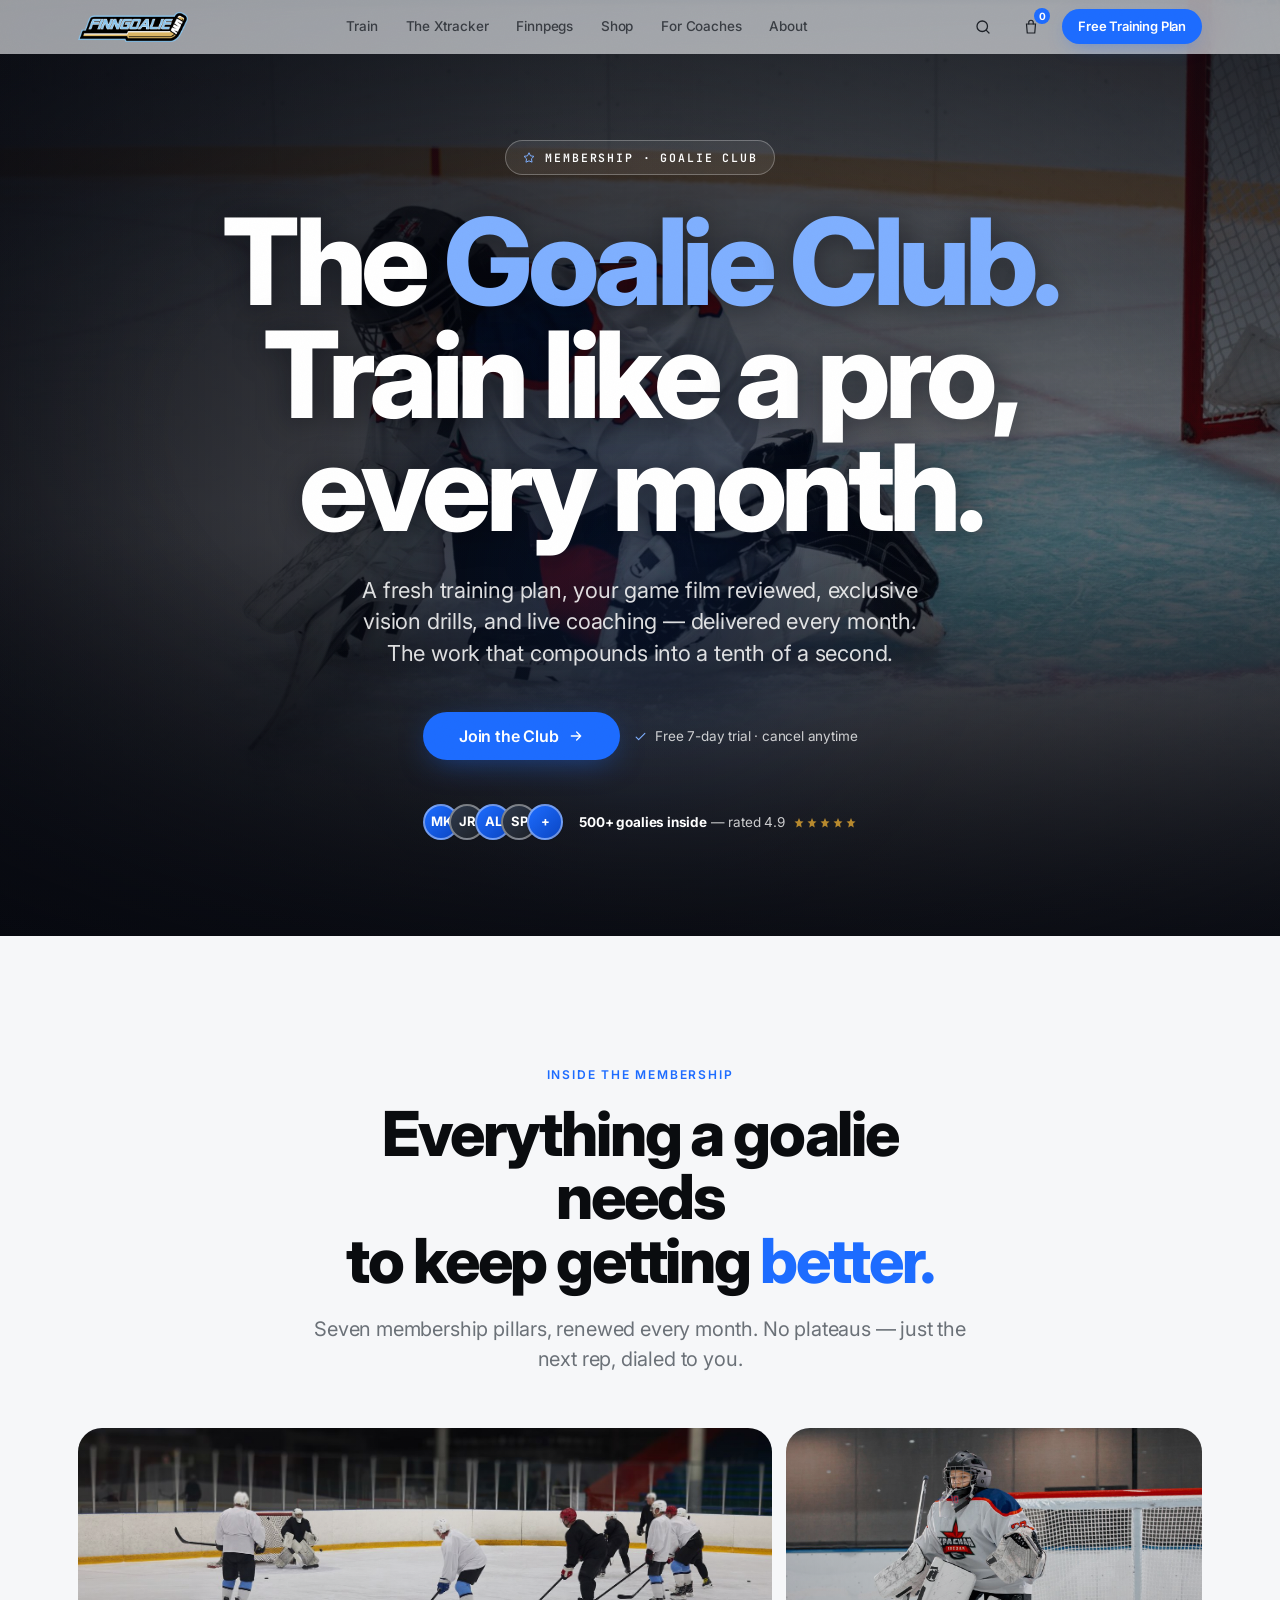
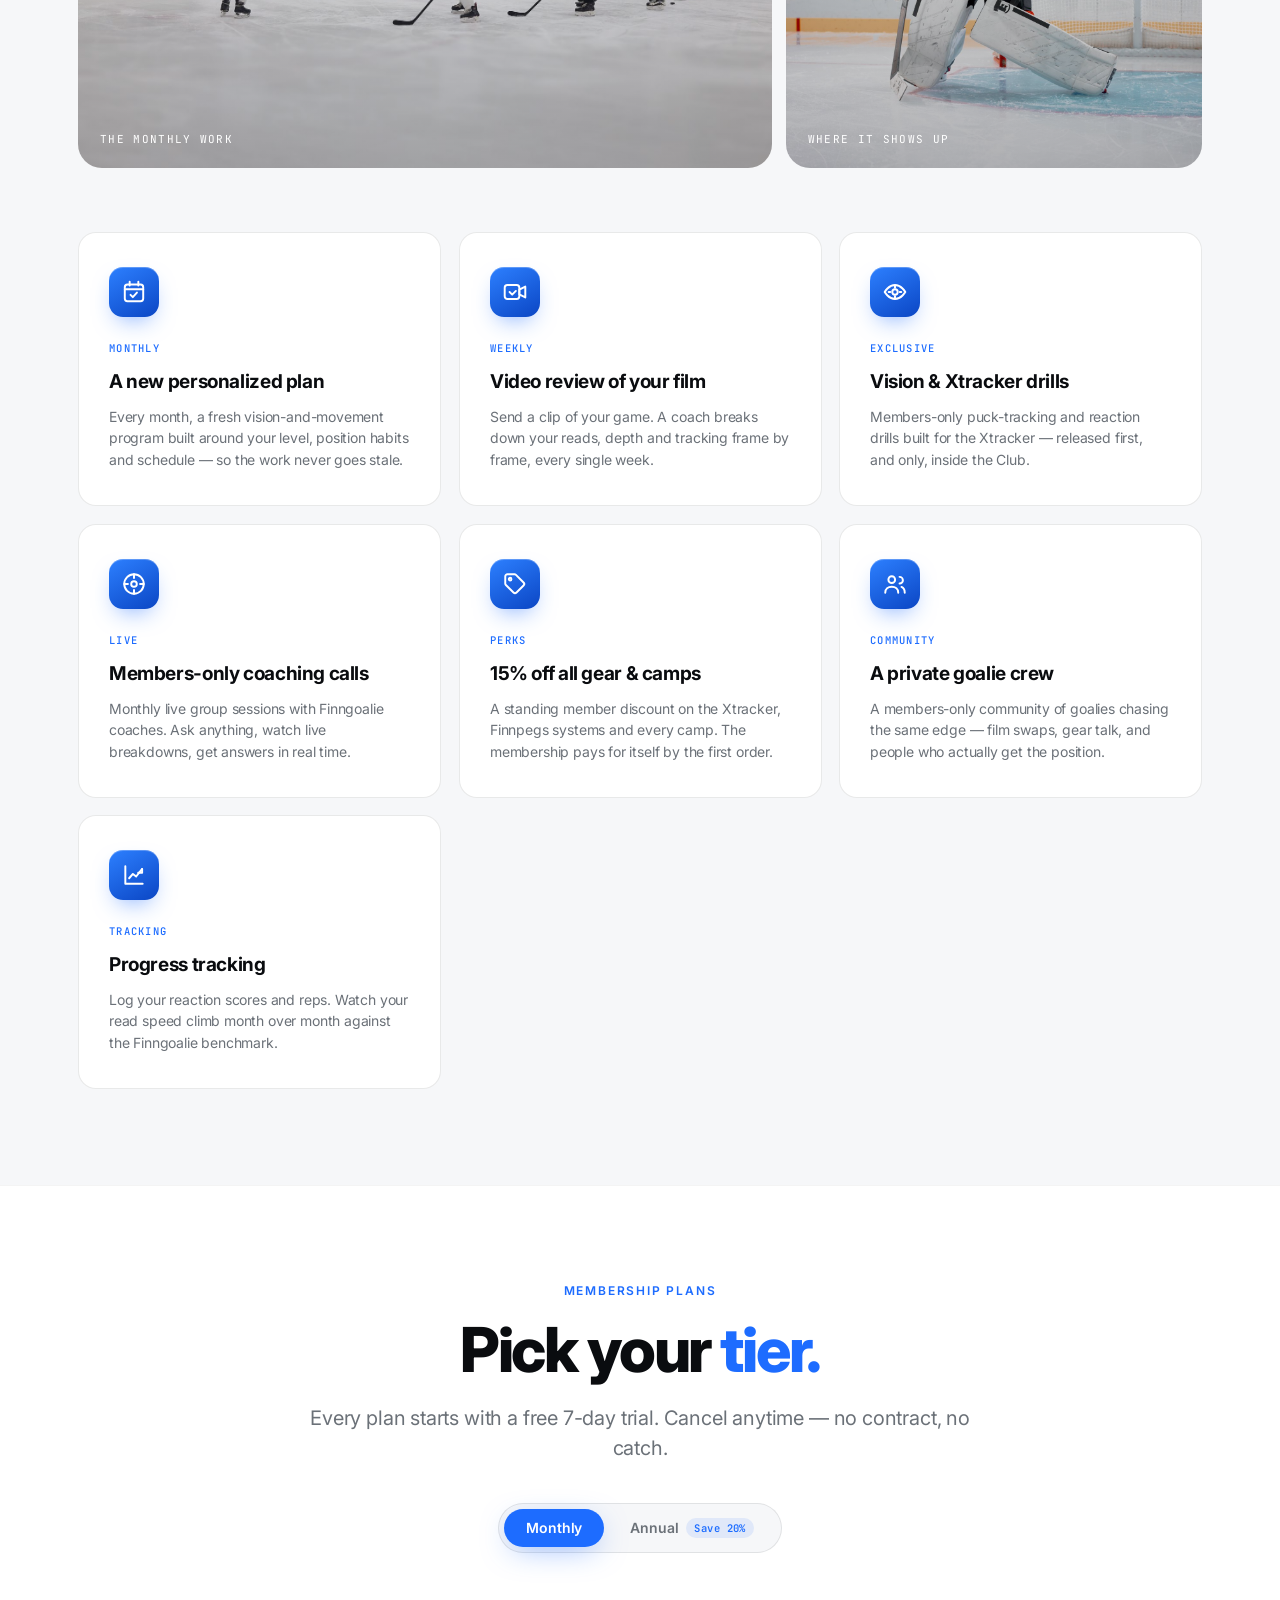
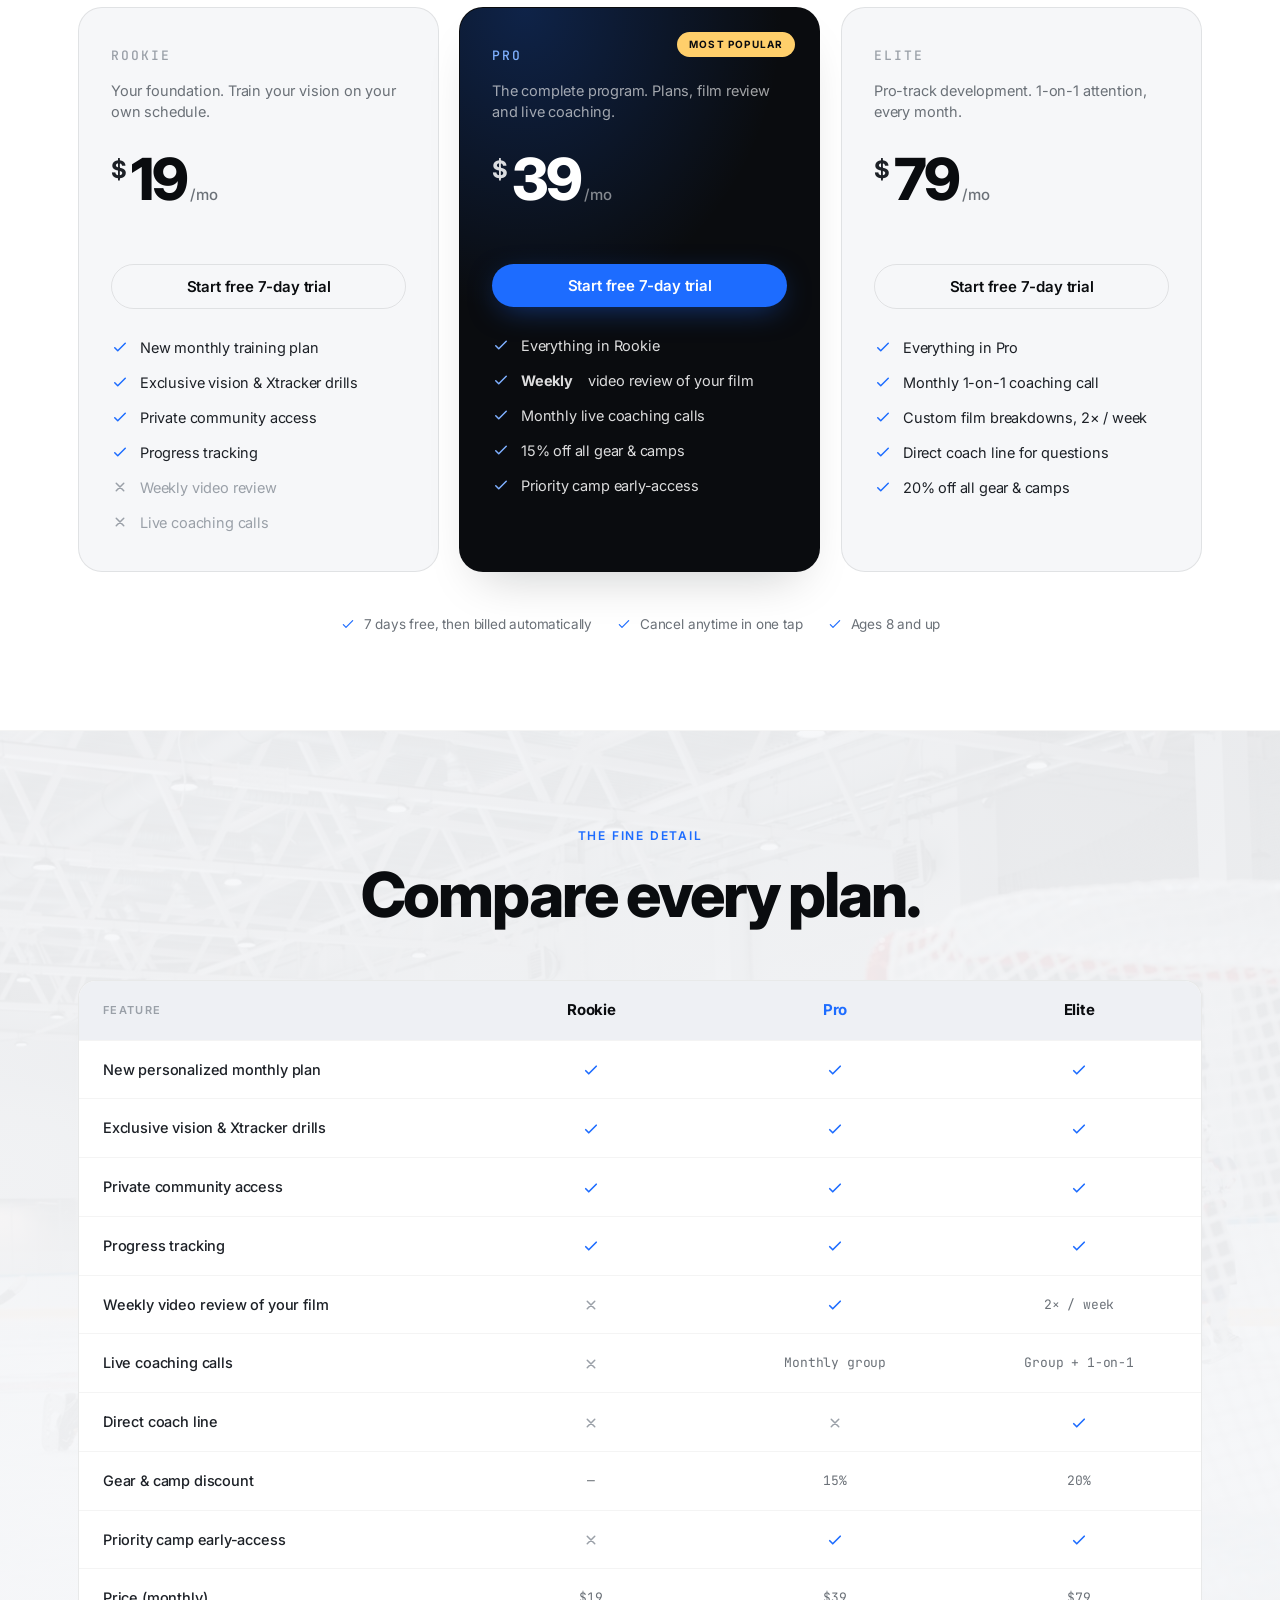
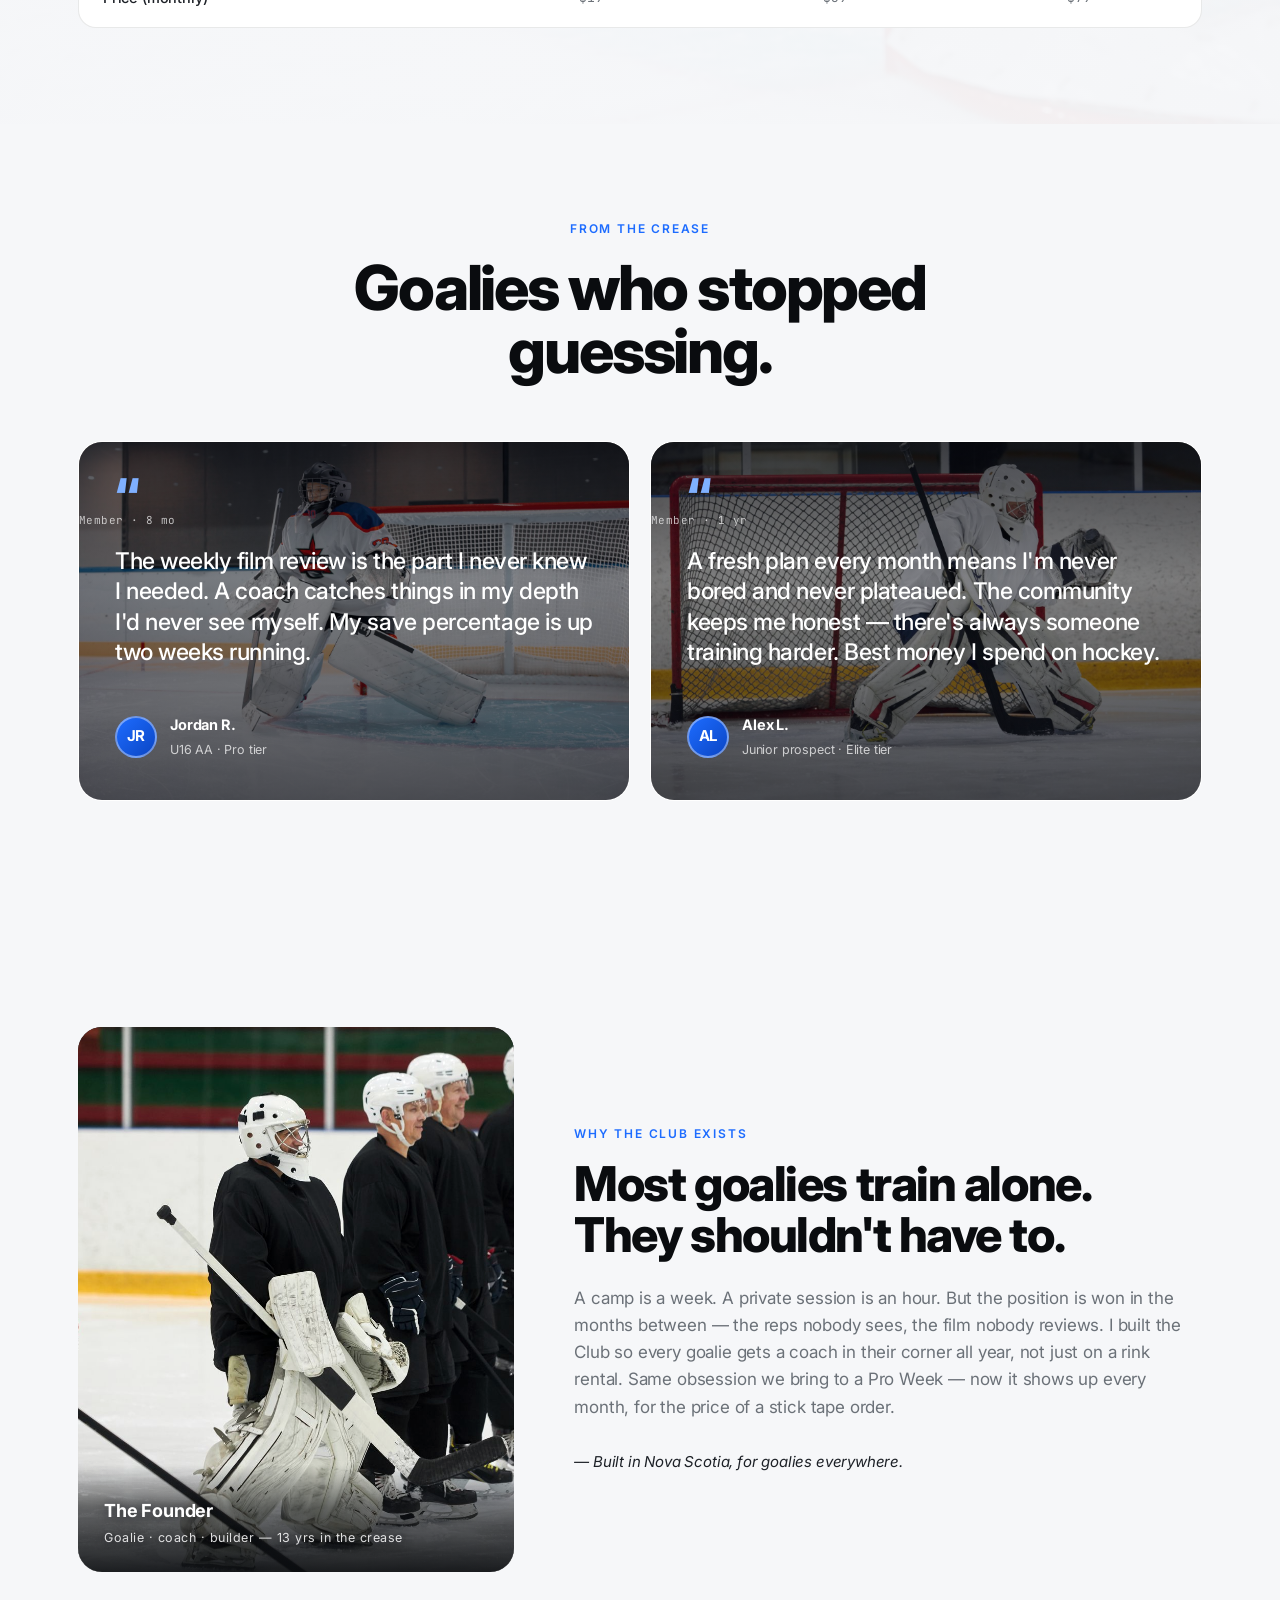
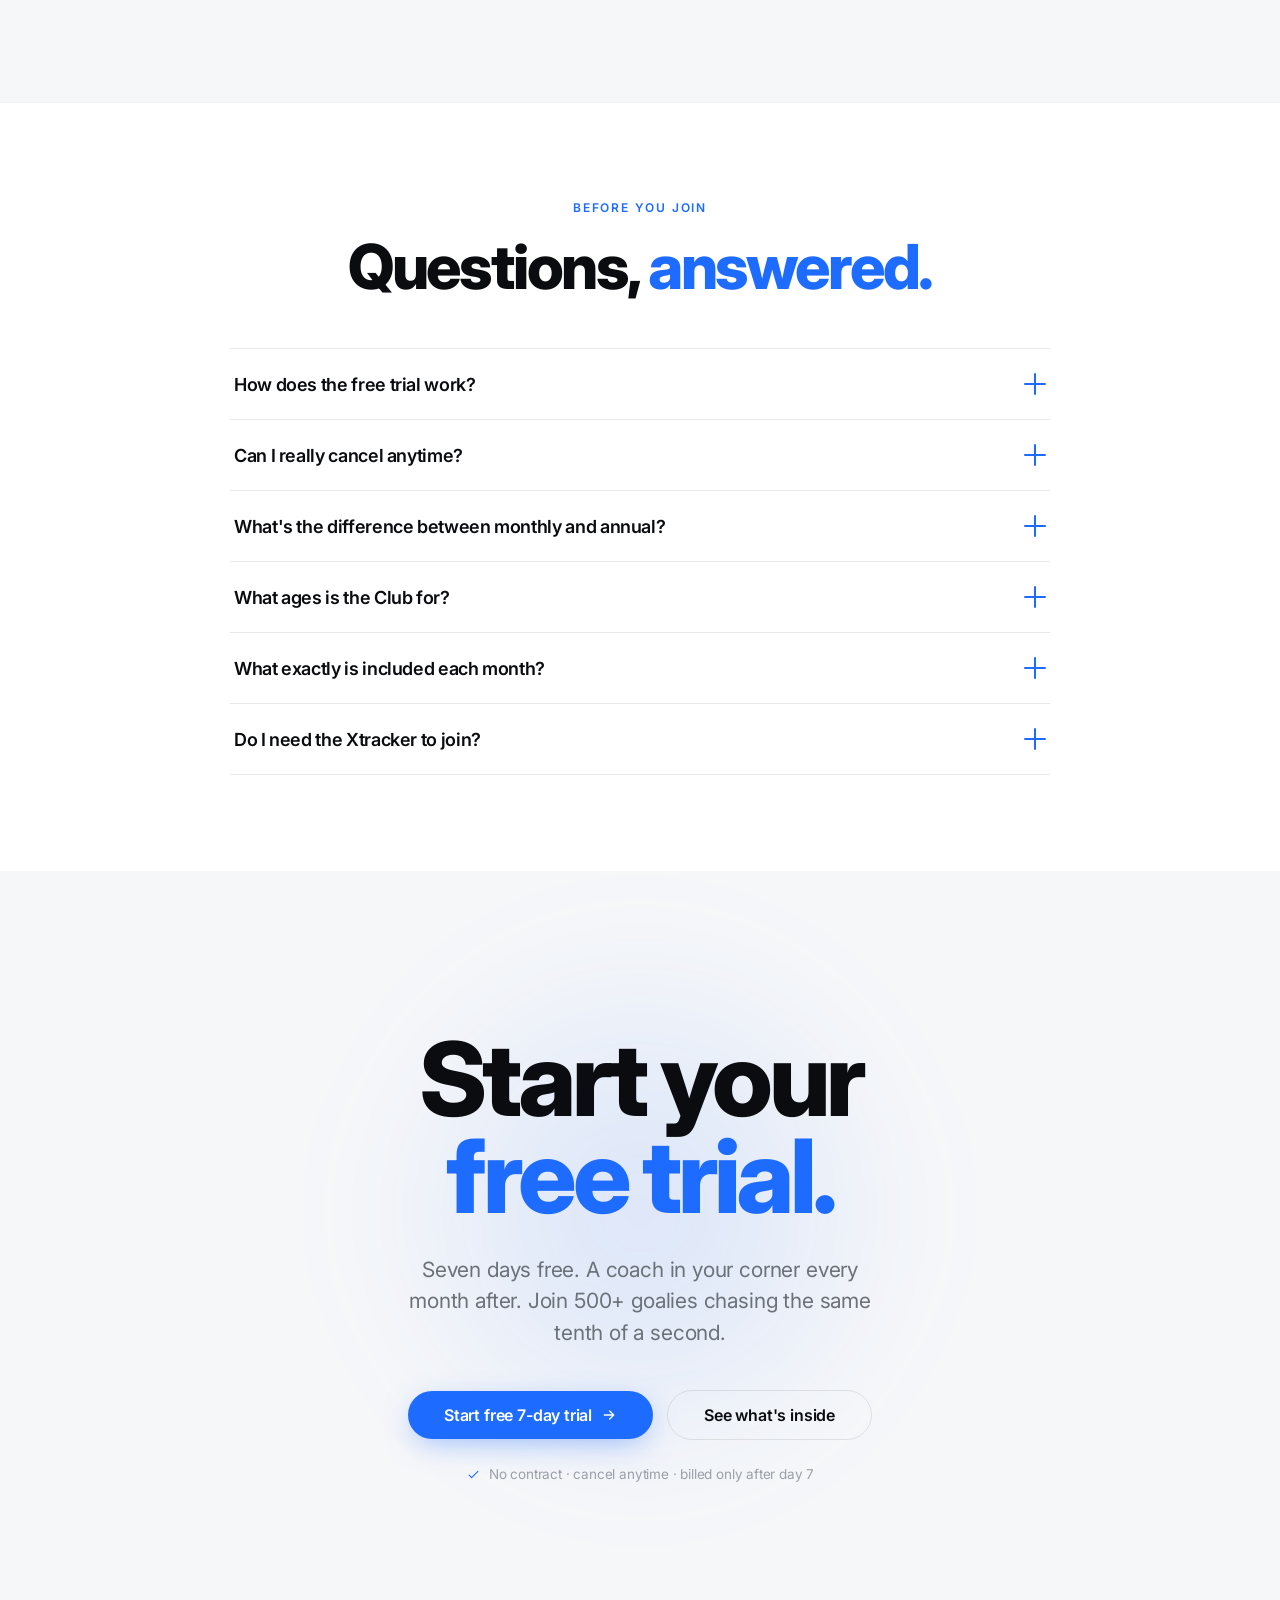
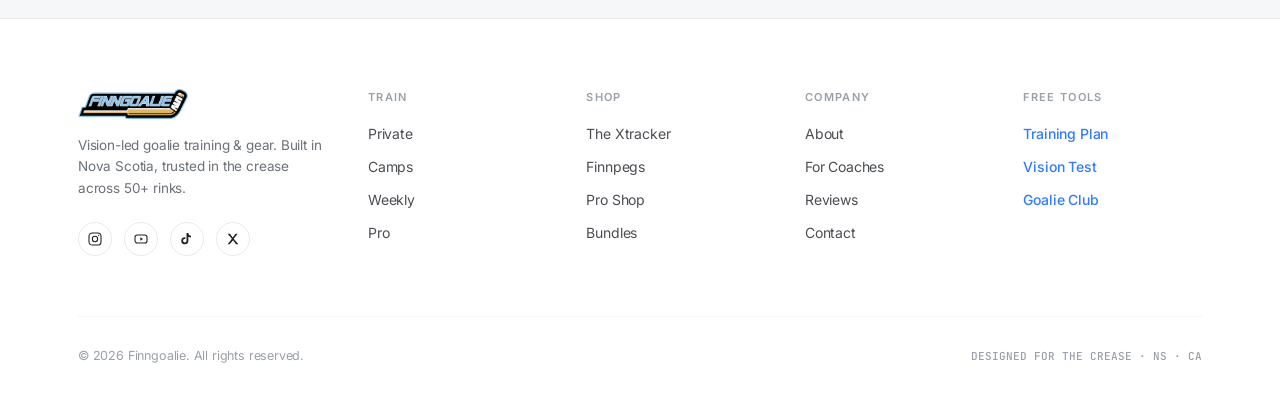
<file: club.html>
<!DOCTYPE html>
<html lang="en">
<head>
<meta charset="UTF-8">
<meta name="viewport" content="width=device-width, initial-scale=1.0, viewport-fit=cover">
<title>The Goalie Club — Train like a pro, every month | Finngoalie</title>
<meta name="description" content="The Goalie Club is Finngoalie's membership for goalies who never stop chasing the next tenth of a second — a fresh monthly training plan, weekly video review of your game film, members-only live coaching, exclusive vision drills, 15% off all gear & camps, and a private community. Start a free 7-day trial. Cancel anytime.">
<link rel="preconnect" href="https://fonts.googleapis.com">
<link rel="preconnect" href="https://fonts.gstatic.com" crossorigin>
<link href="https://fonts.googleapis.com/css2?family=Inter:wght@300;400;500;600;700;800&family=JetBrains+Mono:wght@400;500&display=swap" rel="stylesheet">
<link rel="stylesheet" href="styles.css?v=20260626a">
<style>
  /* ============================================================
     PAGE-LOCAL  —  The Goalie Club (membership / subscription)
     Composes the shared tokens only (--accent / --ink / --mute /
     --line / --signal …). ONE blue accent. Warm signal used once,
     sparingly, for the "Most popular" badge. No new colors.
     ============================================================ */

  /* — HERO: photo behind, ink veil over it, live readout chip reused from system — */
  .club-hero{
    position:relative;min-height:88svh;display:flex;flex-direction:column;
    align-items:center;justify-content:center;text-align:center;
    padding:140px 28px 96px;overflow:hidden;isolation:isolate;background:var(--night);
  }
  /* hero photo layer sits beneath veil/aura/content (composes shared .hero-media) */
  .club-hero .hero-media{z-index:0}
  /* with a photo behind, the veil darkens toward the edges instead of washing to paper,
     and the headline + sub + proof read white-on-photo for contrast */
  .club-hero.has-media .hero-veil{
    background:
      radial-gradient(120% 90% at 50% 46%,transparent 30%,rgba(6,8,15,.78) 86%),
      linear-gradient(0deg,rgba(6,8,15,.55),rgba(6,8,15,.18) 46%,rgba(6,8,15,.45));
  }
  .club-hero.has-media h1{color:#fff;text-shadow:0 2px 30px rgba(6,8,15,.5)}
  .club-hero.has-media h1 .accent{color:var(--accent-up)}
  .club-hero.has-media p.sub{color:rgba(255,255,255,.86)}
  .club-hero.has-media .club-proof .pt{color:rgba(255,255,255,.78)}
  .club-hero.has-media .club-proof .pt b{color:#fff}
  .club-hero.has-media .club-proof .faces span{border-color:rgba(255,255,255,.4)}
  .club-hero.has-media .hero-cta .free-note{color:rgba(255,255,255,.78)}
  .club-hero.has-media .hero-cta .free-note svg{color:var(--accent-up)}
  .club-hero.has-media .club-badge{
    color:#fff;border-color:rgba(255,255,255,.28);background:rgba(255,255,255,.08);
  }
  .club-hero.has-media .club-badge svg{color:var(--accent-up)}
  .club-hero .hero-veil{
    position:absolute;inset:0;z-index:1;pointer-events:none;
    background:radial-gradient(120% 80% at 50% 44%,transparent 36%,var(--paper) 88%);
  }
  /* soft brand glow that breathes behind the headline */
  .club-hero .hero-aura{
    position:absolute;z-index:0;top:24%;left:50%;width:min(720px,92vw);height:min(720px,92vw);
    transform:translateX(-50%);border-radius:50%;pointer-events:none;
    background:radial-gradient(circle,rgba(29,108,255,.16),transparent 62%);
    filter:blur(48px);animation:clubBreathe 7s ease-in-out infinite;
  }
  @keyframes clubBreathe{0%,100%{transform:translateX(-50%) scale(1);opacity:.85}50%{transform:translateX(-50%) scale(1.08);opacity:1}}
  .club-hero .hero-in{position:relative;z-index:3;display:flex;flex-direction:column;align-items:center}
  .club-badge{
    display:inline-flex;align-items:center;gap:9px;font-family:'JetBrains Mono',monospace;
    font-size:11.5px;letter-spacing:.16em;text-transform:uppercase;color:var(--accent);font-weight:600;
    border:1px solid var(--accent-line);border-radius:var(--r-pill);padding:8px 16px;margin-bottom:30px;
    background:var(--accent-soft);
    opacity:0;transform:translateY(14px);animation:rise 1s var(--ease) .15s forwards;
  }
  .club-badge svg{width:14px;height:14px}
  .club-hero h1{
    font-size:var(--fz-display);line-height:.94;font-weight:800;letter-spacing:-.045em;max-width:15ch;
  }
  .club-hero h1 .l{display:inline-block;opacity:0;transform:translateY(26px) rotate(1.5deg);animation:riseWord 1.05s var(--ease) forwards}
  .club-hero h1 .accent{color:var(--accent)}
  .club-hero p.sub{
    font-size:clamp(17px,2.1vw,22px);color:var(--mute);max-width:42ch;margin:30px auto 0;
    font-weight:400;letter-spacing:-.01em;line-height:1.45;
    opacity:0;transform:translateY(16px);animation:rise 1s var(--ease) .85s forwards;
  }
  .club-hero .hero-cta{
    display:flex;gap:14px;margin-top:42px;flex-wrap:wrap;justify-content:center;align-items:center;
    opacity:0;transform:translateY(16px);animation:rise 1s var(--ease) 1s forwards;
  }
  .club-hero .hero-cta .free-note{font-size:13.5px;color:var(--mute-2);display:inline-flex;align-items:center;gap:7px}
  .club-hero .hero-cta .free-note svg{width:15px;height:15px;color:var(--accent)}
  /* social-proof row — stacked avatars + count */
  .club-proof{
    display:flex;align-items:center;gap:16px;margin-top:44px;
    opacity:0;transform:translateY(12px);animation:rise 1s var(--ease) 1.2s forwards;
  }
  .club-proof .faces{display:flex}
  .club-proof .faces span{
    width:36px;height:36px;border-radius:50%;border:2px solid var(--paper);
    display:grid;place-items:center;font-size:13px;font-weight:700;color:#fff;margin-left:-10px;
    background:linear-gradient(135deg,var(--accent),var(--accent-deep));box-shadow:var(--sh-1);
  }
  .club-proof .faces span:first-child{margin-left:0}
  .club-proof .faces span:nth-child(2){background:linear-gradient(135deg,#2f3a4d,var(--ink-2))}
  .club-proof .faces span:nth-child(4){background:linear-gradient(135deg,#2f3a4d,var(--ink-2))}
  .club-proof .pt{text-align:left;font-size:13.5px;color:var(--mute)}
  .club-proof .pt b{color:var(--ink);font-weight:700}
  .club-proof .pt .stars{display:inline-flex;gap:1px;color:var(--gold);vertical-align:middle;margin-left:4px}
  .club-proof .pt .stars svg{width:12px;height:12px}

  /* — VALUE: what members get — stagger grid of feature cards — */
  .value{padding:var(--s-10) 0 var(--s-9)}
  /* a split image strip under the section head — two atmosphere shots, one frame */
  .value-strip{
    display:grid;grid-template-columns:1.25fr .75fr;gap:14px;margin-top:54px;
    height:clamp(220px,30vw,340px);
  }
  .value-strip figure{position:relative;border-radius:var(--r-lg);overflow:hidden;margin:0;background:var(--ink)}
  .value-strip figure img{width:100%;height:100%;object-fit:cover;display:block;transition:transform .7s var(--ease)}
  .value-strip figure:hover img{transform:scale(1.05)}
  .value-strip figure::after{content:"";position:absolute;inset:0;
    background:linear-gradient(180deg,rgba(6,8,15,.05) 0%,rgba(6,8,15,.32) 100%)}
  .value-strip figcaption{
    position:absolute;left:0;right:0;bottom:0;z-index:1;padding:20px 22px;color:#fff;
    font-family:'JetBrains Mono',monospace;font-size:11px;letter-spacing:.12em;text-transform:uppercase;
  }
  .value-grid{display:grid;grid-template-columns:repeat(3,1fr);gap:18px;margin-top:64px}
  .value-card{
    background:var(--paper-2);border:1px solid var(--line);border-radius:var(--r);
    padding:34px 30px;position:relative;overflow:hidden;
    transition:transform .5s var(--ease),box-shadow .5s var(--ease),border-color .5s var(--ease);will-change:transform;
  }
  .value-card:hover{transform:translateY(-6px);box-shadow:var(--sh-3);border-color:var(--accent-line)}
  .value-card .vi{
    width:50px;height:50px;border-radius:14px;display:grid;place-items:center;
    background:var(--accent-soft);border:1px solid var(--accent-line);color:var(--accent);margin-bottom:24px;
  }
  .value-card .vi svg{width:26px;height:26px}
  .value-card h4{font-size:19px;font-weight:700;letter-spacing:-.02em;line-height:1.2}
  .value-card .vtag{font-family:'JetBrains Mono',monospace;font-size:10.5px;letter-spacing:.12em;text-transform:uppercase;color:var(--accent);font-weight:500;margin-bottom:14px}
  .value-card p{font-size:14px;color:var(--mute);margin-top:12px;line-height:1.55}

  /* — PRICING: monthly/annual toggle + 3 tiers — */
  .pricing{padding:var(--s-9) 0;background:var(--paper-2);border-top:1px solid var(--line-2);border-bottom:1px solid var(--line-2)}
  /* segmented billing toggle */
  .billing-toggle{
    display:inline-flex;align-items:center;gap:4px;margin:40px auto 0;position:relative;
    border:1px solid var(--line);border-radius:var(--r-pill);padding:5px;background:var(--paper);
  }
  .billing-toggle button{
    position:relative;z-index:2;font-size:14px;font-weight:600;letter-spacing:-.01em;color:var(--mute);
    padding:9px 22px;border-radius:var(--r-pill);background:none;display:inline-flex;align-items:center;gap:8px;
    transition:color var(--dur-fast) var(--ease);
  }
  .billing-toggle button.active{color:#fff}
  .billing-toggle .pill{
    position:absolute;z-index:1;top:5px;left:5px;height:calc(100% - 10px);border-radius:var(--r-pill);
    background:var(--accent);box-shadow:var(--sh-accent);
    transition:transform var(--dur) var(--ease-spring),width var(--dur) var(--ease);
  }
  .billing-toggle .save{
    font-family:'JetBrains Mono',monospace;font-size:10.5px;letter-spacing:.04em;font-weight:600;
    color:var(--accent);background:var(--accent-soft);border-radius:var(--r-pill);padding:3px 8px;
  }
  .billing-toggle button.active .save{color:#fff;background:rgba(255,255,255,.18)}
  .toggle-wrap{text-align:center}

  .tier-grid{display:grid;grid-template-columns:repeat(3,1fr);gap:20px;margin-top:54px;align-items:stretch}
  .tier{
    position:relative;background:var(--paper);border:1px solid var(--line);border-radius:var(--r-lg);
    padding:38px 32px;display:flex;flex-direction:column;overflow:hidden;
    transition:transform .5s var(--ease),box-shadow .5s var(--ease),border-color .5s var(--ease);will-change:transform;
  }
  .tier:hover{transform:translateY(-6px);box-shadow:var(--sh-3);border-color:var(--accent-line)}
  .tier .tname{font-size:13px;font-family:'JetBrains Mono',monospace;letter-spacing:.16em;text-transform:uppercase;color:var(--mute-2);font-weight:500}
  .tier .tline{font-size:14.5px;color:var(--mute);margin-top:14px;line-height:1.5;min-height:44px}
  .tier .tprice{display:flex;align-items:baseline;gap:4px;margin-top:26px;line-height:1}
  .tier .tprice .amt{font-size:clamp(44px,5vw,58px);font-weight:800;letter-spacing:-.04em}
  .tier .tprice .cur{font-size:24px;font-weight:700;color:var(--ink-2);align-self:flex-start;margin-top:8px}
  .tier .tprice .per{font-size:15px;color:var(--mute);font-weight:500}
  .tier .tbilled{font-size:12.5px;color:var(--mute-2);margin-top:10px;font-family:'JetBrains Mono',monospace;min-height:18px}
  .tier .tcta{margin-top:28px}
  .tier .tcta .btn{width:100%;justify-content:center}
  .tier ul{list-style:none;margin-top:28px;display:flex;flex-direction:column;gap:14px;flex:1}
  .tier ul li{display:flex;align-items:flex-start;gap:11px;font-size:14.5px;color:var(--ink-2);line-height:1.45}
  .tier ul li svg{width:18px;height:18px;flex-shrink:0;color:var(--accent);margin-top:1px}
  .tier ul li.off{color:var(--mute-2)}
  .tier ul li.off svg{color:var(--mute-2)}
  /* featured PRO tier — on ink, the recommended plan */
  .tier.feat{background:var(--ink);color:#fff;border-color:transparent;box-shadow:var(--sh-3)}
  .tier.feat::before{content:"";position:absolute;inset:0;z-index:0;opacity:.7;background:radial-gradient(120% 90% at 18% 0%,rgba(29,108,255,.34),transparent 60%)}
  .tier.feat > *{position:relative;z-index:1}
  .tier.feat .tname{color:var(--accent-up)}
  .tier.feat .tline{color:rgba(255,255,255,.62)}
  .tier.feat .tprice .cur{color:rgba(255,255,255,.85)}
  .tier.feat .tprice .per{color:rgba(255,255,255,.5)}
  .tier.feat .tbilled{color:rgba(255,255,255,.45)}
  .tier.feat ul li{color:rgba(255,255,255,.86)}
  .tier.feat ul li svg{color:var(--accent-up)}
  .tier.feat .btn-ghost{color:#fff;border-color:var(--line-on-dark)}
  .tier.feat .btn-ghost:hover{background:rgba(255,255,255,.06);border-color:var(--accent-up)}
  .tier .pop{position:absolute;top:24px;right:24px;z-index:2;font-size:10px;font-weight:700;letter-spacing:.12em;text-transform:uppercase;color:var(--ink);background:var(--signal);border-radius:var(--r-pill);padding:5px 12px}
  .pricing .fineprint{text-align:center;margin-top:42px;font-size:13.5px;color:var(--mute);display:flex;gap:24px;justify-content:center;flex-wrap:wrap}
  .pricing .fineprint span{display:inline-flex;align-items:center;gap:8px}
  .pricing .fineprint svg{width:16px;height:16px;color:var(--accent)}

  /* — COMPARE: full feature matrix (composes shared .compare-table) — */
  .compare-head.tiers{grid-template-columns:1.6fr 1fr 1fr 1fr}
  .compare-row.tiers{grid-template-columns:1.6fr 1fr 1fr 1fr}
  .compare-head .col.us{color:var(--accent)}

  /* — TESTIMONIALS — two member quotes (composes generic card feel) — */
  .members{padding:var(--s-9) 0}
  .member-grid{display:grid;grid-template-columns:1fr 1fr;gap:20px;margin-top:58px}
  .member-card{
    background:var(--paper-2);border:1px solid var(--line);border-radius:var(--r-lg);padding:40px 36px;
    display:flex;flex-direction:column;position:relative;
  }
  .member-card .qmark{font-size:52px;color:var(--accent);line-height:0;height:24px;font-weight:800}
  .member-card blockquote{font-size:clamp(18px,2.2vw,23px);font-weight:500;letter-spacing:-.02em;line-height:1.32;margin-top:24px;flex:1}
  .member-card .who{margin-top:30px;display:flex;align-items:center;gap:13px}
  .member-card .who .avatar{width:42px;height:42px;border-radius:50%;background:linear-gradient(135deg,var(--accent),var(--accent-deep));display:flex;align-items:center;justify-content:center;font-weight:700;font-size:15px;color:#fff;flex-shrink:0}
  .member-card .who .meta b{display:block;font-size:14.5px;font-weight:700;letter-spacing:-.01em}
  .member-card .who .meta span{font-size:12.5px;color:var(--mute)}
  .member-card .tenure{position:absolute;top:30px;right:36px;font-family:'JetBrains Mono',monospace;font-size:11px;color:var(--mute-2);letter-spacing:.04em}
  /* photo-backed member card — quote reads white over a crafted goalie image */
  .member-card.card-photo{min-height:360px;justify-content:flex-end;color:#fff;border-color:transparent}
  /* full-card scrim so the TOP quote + bottom meta both stay readable on bright ice */
  .member-card.card-photo::after{
    background:linear-gradient(180deg,rgba(6,8,15,.72) 0%,rgba(6,8,15,.45) 38%,rgba(6,8,15,.72) 100%);
  }
  /* lift the quote/meta above the scrim (the shared .card-photo content rule uses an
     invalid :not(::after) and is dropped by the browser, so set z-index explicitly) */
  .member-card.card-photo > *:not(img){position:relative;z-index:2}
  .member-card.card-photo .qmark{color:var(--accent-up)}
  .member-card.card-photo blockquote{color:#fff}
  .member-card.card-photo .tenure{color:rgba(255,255,255,.7)}
  .member-card.card-photo .who .meta b{color:#fff}
  .member-card.card-photo .who .meta span{color:rgba(255,255,255,.72)}
  .member-card.card-photo .who .avatar{border:2px solid rgba(255,255,255,.4)}

  /* — FAQ accordion section wrapper — */
  .faq{padding:var(--s-9) 0;background:var(--paper-2);border-top:1px solid var(--line-2)}
  .faq .accordion{max-width:820px;margin-left:auto;margin-right:auto}

  /* — CLOSING — strong free-trial CTA on calm paper — */
  .club-closing{padding:var(--s-11) 0 var(--s-10);text-align:center;position:relative;overflow:hidden}
  .club-closing .hero-aura{
    position:absolute;z-index:0;top:0;left:50%;width:min(680px,92vw);height:min(680px,92vw);
    transform:translateX(-50%);border-radius:50%;pointer-events:none;
    background:radial-gradient(circle,rgba(29,108,255,.13),transparent 62%);filter:blur(48px);
  }
  .club-closing .wrap{position:relative;z-index:1}
  .club-closing h2{font-size:clamp(44px,8vw,108px);font-weight:800;letter-spacing:-.045em;line-height:.95}
  .club-closing h2 .accent{color:var(--accent)}
  .club-closing p{font-size:clamp(17px,2vw,21px);color:var(--mute);margin-top:28px;max-width:36ch;margin-left:auto;margin-right:auto}
  .club-closing .cc-cta{margin-top:42px;display:flex;gap:14px;justify-content:center;flex-wrap:wrap;align-items:center}
  .club-closing .cc-note{margin-top:24px;font-size:13.5px;color:var(--mute-2);display:inline-flex;align-items:center;gap:8px;justify-content:center}
  .club-closing .cc-note svg{width:15px;height:15px;color:var(--accent)}

  @media(max-width:920px){
    .value-grid{grid-template-columns:repeat(2,1fr)}
    .tier-grid{grid-template-columns:1fr;gap:16px}
    .tier.feat{order:-1}
    .member-grid{grid-template-columns:1fr}
    .compare-head.tiers,.compare-row.tiers{grid-template-columns:1.4fr .8fr .8fr .8fr}
  }
  @media(max-width:680px){
    .value-grid{grid-template-columns:1fr}
    .club-proof{flex-direction:column;gap:12px}
    .compare-head.tiers .col,.compare-row.tiers .col{font-size:11px}
    .compare-row.tiers > div,.compare-head.tiers > div{padding:13px 10px}
    .billing-toggle button{padding:9px 16px;font-size:13px}
  }
</style>
</head>
<body id="top">

<!-- LIVING AURORA -->
<canvas class="aurora-canvas" id="aurora"></canvas>

<!-- ============================================================
     NAV  —  REUSABLE SITE-WIDE BLOCK (copied verbatim)
     ============================================================ -->
<nav class="nav" id="nav">
  <div class="wrap">
    <a class="brand" href="index.html"><img class="brand-logo" src="assets/img/logo.png" alt="Finngoalie"></a>
    <div class="navlinks">
      <a href="train.html">Train</a>
      <a href="xtracker.html">The Xtracker</a>
      <a href="finnpegs.html">Finnpegs</a>
      <a href="shop.html">Shop</a>
      <a href="coaches.html">For Coaches</a>
      <a href="about.html">About</a>
    </div>
    <div class="nav-right">
      <a class="nav-icon search-icon" href="shop.html" aria-label="Search">
        <svg viewBox="0 0 24 24" fill="none" stroke="currentColor" stroke-width="1.7"><circle cx="11" cy="11" r="7"/><path d="m20 20-3.5-3.5" stroke-linecap="round"/></svg>
      </a>
      <a class="nav-icon" href="shop.html" aria-label="Bag" data-bag-add>
        <svg viewBox="0 0 24 24" fill="none" stroke="currentColor" stroke-width="1.6"><path d="M6 8h12l-1 12H7L6 8z"/><path d="M9 8V6a3 3 0 0 1 6 0v2" stroke-linecap="round"/></svg>
        <span class="count" data-bag-count>0</span>
      </a>
      <a class="nav-cta magnetic" href="plan.html">Free Training Plan</a>
      <button class="burger" id="burger" aria-label="Menu" data-burger><span></span><span></span><span></span></button>
    </div>
  </div>
</nav>

<!-- MOBILE DRAWER (mirrors nav) -->
<div class="drawer" id="drawer">
  <a href="train.html" data-drawer-close>Train</a>
  <a href="xtracker.html" data-drawer-close>The Xtracker</a>
  <a href="finnpegs.html" data-drawer-close>Finnpegs</a>
  <a href="shop.html" data-drawer-close>Shop</a>
  <a href="coaches.html" data-drawer-close>For Coaches</a>
  <a href="about.html" data-drawer-close>About</a>
  <a class="drawer-cta" href="plan.html" data-drawer-close>Free Training Plan</a>
</div>

<!-- ============================================================
     HERO
     ============================================================ -->
<header class="club-hero has-media center">
  <div class="hero-media"><img src="assets/img/goalie-save.jpg" alt=""></div>
  <div class="hero-aura"></div>
  <div class="hero-veil"></div>
  <div class="hero-in">
    <span class="club-badge">
      <svg viewBox="0 0 24 24" fill="none" stroke="currentColor" stroke-width="1.7"><path d="M12 3l2.6 5.3 5.9.9-4.3 4.1 1 5.8L12 16.9 6.8 19.2l1-5.8L3.5 9.2l5.9-.9L12 3z" stroke-linejoin="round"/></svg>
      Membership · Goalie Club
    </span>
    <h1>
      <span class="l" style="animation-delay:.25s">The</span>
      <span class="l accent" style="animation-delay:.33s">Goalie</span>
      <span class="l accent" style="animation-delay:.41s">Club.</span><br>
      <span class="l" style="animation-delay:.55s">Train</span>
      <span class="l" style="animation-delay:.62s">like</span>
      <span class="l" style="animation-delay:.69s">a</span>
      <span class="l" style="animation-delay:.76s">pro,</span><br>
      <span class="l" style="animation-delay:.88s">every</span>
      <span class="l" style="animation-delay:.95s">month.</span>
    </h1>
    <p class="sub">A fresh training plan, your game film reviewed, exclusive vision drills, and live coaching — delivered every month. The work that compounds into a tenth of a second.</p>
    <div class="hero-cta">
      <a class="btn btn-primary btn-lg magnetic" href="#pricing">Join the Club <svg class="chev" width="16" height="16" viewBox="0 0 24 24" fill="none"><path d="M5 12h14M13 6l6 6-6 6" stroke="currentColor" stroke-width="2" stroke-linecap="round" stroke-linejoin="round"/></svg></a>
      <span class="free-note"><svg viewBox="0 0 24 24" fill="none" stroke="currentColor" stroke-width="1.8"><path d="M5 13l4 4L19 7" stroke-linecap="round" stroke-linejoin="round"/></svg>Free 7-day trial · cancel anytime</span>
    </div>
    <div class="club-proof">
      <div class="faces"><span>MK</span><span>JR</span><span>AL</span><span>SP</span><span>+</span></div>
      <div class="pt"><b><span data-count="500" data-suffix="+">500+</span> goalies inside</b> — rated 4.9
        <span class="stars">
          <svg viewBox="0 0 24 24" fill="currentColor"><path d="M12 2l2.6 6.3L21 9l-5 4.4L17.5 21 12 17.3 6.5 21 8 13.4 3 9l6.4-.7L12 2z"/></svg>
          <svg viewBox="0 0 24 24" fill="currentColor"><path d="M12 2l2.6 6.3L21 9l-5 4.4L17.5 21 12 17.3 6.5 21 8 13.4 3 9l6.4-.7L12 2z"/></svg>
          <svg viewBox="0 0 24 24" fill="currentColor"><path d="M12 2l2.6 6.3L21 9l-5 4.4L17.5 21 12 17.3 6.5 21 8 13.4 3 9l6.4-.7L12 2z"/></svg>
          <svg viewBox="0 0 24 24" fill="currentColor"><path d="M12 2l2.6 6.3L21 9l-5 4.4L17.5 21 12 17.3 6.5 21 8 13.4 3 9l6.4-.7L12 2z"/></svg>
          <svg viewBox="0 0 24 24" fill="currentColor"><path d="M12 2l2.6 6.3L21 9l-5 4.4L17.5 21 12 17.3 6.5 21 8 13.4 3 9l6.4-.7L12 2z"/></svg>
        </span>
      </div>
    </div>
  </div>
</header>

<!-- ============================================================
     VALUE — what members get
     ============================================================ -->
<section class="value" id="whats-inside">
  <div class="wrap">
    <div class="section-head">
      <div class="kicker reveal">Inside the membership</div>
      <h2 class="reveal d1">Everything a goalie needs<br><span class="mute">to keep getting </span><span class="accent">better.</span></h2>
      <p class="reveal d2">Seven membership pillars, renewed every month. No plateaus — just the next rep, dialed to you.</p>
    </div>
    <div class="value-strip reveal d2">
      <figure><img src="assets/img/training.jpg" alt="A goalie working through a vision-and-movement training block"><figcaption>The monthly work</figcaption></figure>
      <figure><img src="assets/img/goalie-action.jpg" alt="A goalie reading the play live in the crease"><figcaption>Where it shows up</figcaption></figure>
    </div>
    <div class="value-grid stagger">

      <div class="value-card">
        <div class="vi fico"><svg viewBox="0 0 24 24" fill="none" stroke="currentColor"><path d="M8 2.5v3.5M16 2.5v3.5"/><rect x="3.5" y="5" width="17" height="15.5" rx="2.5"/><path d="M3.5 9.5h17"/><path d="m8.8 14.6 2.1 2.1 3.8-4.2"/></svg></div>
        <div class="vtag">Monthly</div>
        <h4>A new personalized plan</h4>
        <p>Every month, a fresh vision-and-movement program built around your level, position habits and schedule — so the work never goes stale.</p>
      </div>

      <div class="value-card">
        <div class="vi fico"><svg viewBox="0 0 24 24" fill="none" stroke="currentColor"><rect x="2.5" y="5.5" width="13.5" height="13" rx="2.5"/><path d="M16 9.8 21.5 7v10L16 14.2z"/><path d="m7 12 2.4 2.4L12.8 11"/></svg></div>
        <div class="vtag">Weekly</div>
        <h4>Video review of your film</h4>
        <p>Send a clip of your game. A coach breaks down your reads, depth and tracking frame by frame, every single week.</p>
      </div>

      <div class="value-card">
        <div class="vi fico"><svg viewBox="0 0 24 24" fill="none" stroke="currentColor"><path d="M2.5 12s3.6-6.4 9.5-6.4S21.5 12 21.5 12s-3.6 6.4-9.5 6.4S2.5 12 2.5 12z"/><circle cx="12" cy="12" r="2.5"/><path d="M12 6.6V8M12 16v1.4M6.2 12H7.6M16.4 12h1.4"/></svg></div>
        <div class="vtag">Exclusive</div>
        <h4>Vision &amp; Xtracker drills</h4>
        <p>Members-only puck-tracking and reaction drills built for the Xtracker — released first, and only, inside the Club.</p>
      </div>

      <div class="value-card">
        <div class="vi fico"><svg viewBox="0 0 24 24" fill="none" stroke="currentColor"><circle cx="12" cy="12" r="9"/><circle cx="12" cy="12" r="2.6"/><path d="M12 3v3.4M12 17.6V21M3 12h3.4M17.6 12H21"/></svg></div>
        <div class="vtag">Live</div>
        <h4>Members-only coaching calls</h4>
        <p>Monthly live group sessions with Finngoalie coaches. Ask anything, watch live breakdowns, get answers in real time.</p>
      </div>

      <div class="value-card">
        <div class="vi fico"><svg viewBox="0 0 24 24" fill="none" stroke="currentColor"><path d="M11.5 3H5a2 2 0 0 0-2 2v6.5a2 2 0 0 0 .6 1.4l7 7a2 2 0 0 0 2.8 0l6.5-6.5a2 2 0 0 0 0-2.8l-7-7A2 2 0 0 0 11.5 3z"/><circle cx="7.5" cy="7.5" r="1.2"/></svg></div>
        <div class="vtag">Perks</div>
        <h4>15% off all gear &amp; camps</h4>
        <p>A standing member discount on the Xtracker, Finnpegs systems and every camp. The membership pays for itself by the first order.</p>
      </div>

      <div class="value-card">
        <div class="vi fico"><svg viewBox="0 0 24 24" fill="none" stroke="currentColor"><circle cx="9" cy="8" r="3.1"/><path d="M3 20c0-3.3 2.7-5.5 6-5.5s6 2.2 6 5.5"/><path d="M16.2 5.4a3.1 3.1 0 0 1 0 6.2M18 14.7c2 .9 3 2.7 3 5.3"/></svg></div>
        <div class="vtag">Community</div>
        <h4>A private goalie crew</h4>
        <p>A members-only community of goalies chasing the same edge — film swaps, gear talk, and people who actually get the position.</p>
      </div>

      <div class="value-card">
        <div class="vi fico"><svg viewBox="0 0 24 24" fill="none" stroke="currentColor"><path d="M4 4v16h16"/><path d="m7.5 15 3.5-4 3 2.4 5.5-7"/><path d="M19.5 6.4V10h-3.6"/></svg></div>
        <div class="vtag">Tracking</div>
        <h4>Progress tracking</h4>
        <p>Log your reaction scores and reps. Watch your read speed climb month over month against the Finngoalie benchmark.</p>
      </div>

    </div>
  </div>
</section>

<!-- ============================================================
     PRICING  —  monthly/annual toggle + 3 tiers
     ============================================================ -->
<section class="pricing" id="pricing">
  <div class="wrap">
    <div class="section-head">
      <div class="kicker reveal">Membership plans</div>
      <h2 class="reveal d1">Pick your <span class="accent">tier.</span></h2>
      <p class="reveal d2">Every plan starts with a free 7-day trial. Cancel anytime — no contract, no catch.</p>
    </div>

    <div class="toggle-wrap reveal d2">
      <div class="billing-toggle" id="billingToggle" role="tablist" aria-label="Billing period">
        <span class="pill" id="togglePill"></span>
        <button class="active" data-bill="monthly" role="tab" aria-selected="true">Monthly</button>
        <button data-bill="annual" role="tab" aria-selected="false">Annual <span class="save">Save 20%</span></button>
      </div>
    </div>

    <div class="tier-grid">

      <!-- ROOKIE -->
      <div class="tier">
        <div class="tname">Rookie</div>
        <div class="tline">Your foundation. Train your vision on your own schedule.</div>
        <div class="tprice">
          <span class="cur">$</span><span class="amt" data-price-m="19" data-price-a="15">19</span><span class="per">/mo</span>
        </div>
        <div class="tbilled" data-billed-m="" data-billed-a="$182 billed yearly"></div>
        <div class="tcta"><a class="btn btn-ghost magnetic" href="#" data-bag-add>Start free 7-day trial</a></div>
        <ul>
          <li><svg viewBox="0 0 24 24" fill="none" stroke="currentColor" stroke-width="2"><path d="M5 13l4 4L19 7" stroke-linecap="round" stroke-linejoin="round"/></svg>New monthly training plan</li>
          <li><svg viewBox="0 0 24 24" fill="none" stroke="currentColor" stroke-width="2"><path d="M5 13l4 4L19 7" stroke-linecap="round" stroke-linejoin="round"/></svg>Exclusive vision &amp; Xtracker drills</li>
          <li><svg viewBox="0 0 24 24" fill="none" stroke="currentColor" stroke-width="2"><path d="M5 13l4 4L19 7" stroke-linecap="round" stroke-linejoin="round"/></svg>Private community access</li>
          <li><svg viewBox="0 0 24 24" fill="none" stroke="currentColor" stroke-width="2"><path d="M5 13l4 4L19 7" stroke-linecap="round" stroke-linejoin="round"/></svg>Progress tracking</li>
          <li class="off"><svg viewBox="0 0 24 24" fill="none" stroke="currentColor" stroke-width="2"><path d="M7 7l10 10M17 7L7 17" stroke-linecap="round"/></svg>Weekly video review</li>
          <li class="off"><svg viewBox="0 0 24 24" fill="none" stroke="currentColor" stroke-width="2"><path d="M7 7l10 10M17 7L7 17" stroke-linecap="round"/></svg>Live coaching calls</li>
        </ul>
      </div>

      <!-- PRO (featured) -->
      <div class="tier feat">
        <span class="pop">Most popular</span>
        <div class="tname">Pro</div>
        <div class="tline">The complete program. Plans, film review and live coaching.</div>
        <div class="tprice">
          <span class="cur">$</span><span class="amt" data-price-m="39" data-price-a="31">39</span><span class="per">/mo</span>
        </div>
        <div class="tbilled" data-billed-m="" data-billed-a="$374 billed yearly"></div>
        <div class="tcta"><a class="btn btn-primary magnetic" href="#" data-bag-add>Start free 7-day trial</a></div>
        <ul>
          <li><svg viewBox="0 0 24 24" fill="none" stroke="currentColor" stroke-width="2"><path d="M5 13l4 4L19 7" stroke-linecap="round" stroke-linejoin="round"/></svg>Everything in Rookie</li>
          <li><svg viewBox="0 0 24 24" fill="none" stroke="currentColor" stroke-width="2"><path d="M5 13l4 4L19 7" stroke-linecap="round" stroke-linejoin="round"/></svg><b style="font-weight:700">Weekly</b>&nbsp;video review of your film</li>
          <li><svg viewBox="0 0 24 24" fill="none" stroke="currentColor" stroke-width="2"><path d="M5 13l4 4L19 7" stroke-linecap="round" stroke-linejoin="round"/></svg>Monthly live coaching calls</li>
          <li><svg viewBox="0 0 24 24" fill="none" stroke="currentColor" stroke-width="2"><path d="M5 13l4 4L19 7" stroke-linecap="round" stroke-linejoin="round"/></svg>15% off all gear &amp; camps</li>
          <li><svg viewBox="0 0 24 24" fill="none" stroke="currentColor" stroke-width="2"><path d="M5 13l4 4L19 7" stroke-linecap="round" stroke-linejoin="round"/></svg>Priority camp early-access</li>
        </ul>
      </div>

      <!-- ELITE -->
      <div class="tier">
        <div class="tname">Elite</div>
        <div class="tline">Pro-track development. 1-on-1 attention, every month.</div>
        <div class="tprice">
          <span class="cur">$</span><span class="amt" data-price-m="79" data-price-a="63">79</span><span class="per">/mo</span>
        </div>
        <div class="tbilled" data-billed-m="" data-billed-a="$758 billed yearly"></div>
        <div class="tcta"><a class="btn btn-ghost magnetic" href="#" data-bag-add>Start free 7-day trial</a></div>
        <ul>
          <li><svg viewBox="0 0 24 24" fill="none" stroke="currentColor" stroke-width="2"><path d="M5 13l4 4L19 7" stroke-linecap="round" stroke-linejoin="round"/></svg>Everything in Pro</li>
          <li><svg viewBox="0 0 24 24" fill="none" stroke="currentColor" stroke-width="2"><path d="M5 13l4 4L19 7" stroke-linecap="round" stroke-linejoin="round"/></svg>Monthly 1-on-1 coaching call</li>
          <li><svg viewBox="0 0 24 24" fill="none" stroke="currentColor" stroke-width="2"><path d="M5 13l4 4L19 7" stroke-linecap="round" stroke-linejoin="round"/></svg>Custom film breakdowns, 2× / week</li>
          <li><svg viewBox="0 0 24 24" fill="none" stroke="currentColor" stroke-width="2"><path d="M5 13l4 4L19 7" stroke-linecap="round" stroke-linejoin="round"/></svg>Direct coach line for questions</li>
          <li><svg viewBox="0 0 24 24" fill="none" stroke="currentColor" stroke-width="2"><path d="M5 13l4 4L19 7" stroke-linecap="round" stroke-linejoin="round"/></svg>20% off all gear &amp; camps</li>
        </ul>
      </div>

    </div>

    <div class="fineprint reveal">
      <span><svg viewBox="0 0 24 24" fill="none" stroke="currentColor" stroke-width="1.8"><path d="M5 13l4 4L19 7" stroke-linecap="round" stroke-linejoin="round"/></svg>7 days free, then billed automatically</span>
      <span><svg viewBox="0 0 24 24" fill="none" stroke="currentColor" stroke-width="1.8"><path d="M5 13l4 4L19 7" stroke-linecap="round" stroke-linejoin="round"/></svg>Cancel anytime in one tap</span>
      <span><svg viewBox="0 0 24 24" fill="none" stroke="currentColor" stroke-width="1.8"><path d="M5 13l4 4L19 7" stroke-linecap="round" stroke-linejoin="round"/></svg>Ages 8 and up</span>
    </div>
  </div>
</section>

<!-- ============================================================
     COMPARE TABLE  —  detailed tier matrix
     ============================================================ -->
<section class="compare has-bg">
  <div class="bg-media wash"><img src="assets/img/ice-rink.jpg" alt=""></div>
  <div class="wrap">
    <div class="section-head">
      <div class="kicker reveal">The fine detail</div>
      <h2 class="reveal d1">Compare every <span class="mute">plan.</span></h2>
    </div>
    <div class="compare-table reveal d1">
      <div class="compare-row compare-head tiers">
        <div class="feat">Feature</div>
        <div class="col">Rookie</div>
        <div class="col us">Pro</div>
        <div class="col">Elite</div>
      </div>
      <div class="compare-row tiers">
        <div class="feat">New personalized monthly plan</div>
        <div class="col"><span class="yes"><svg viewBox="0 0 24 24" fill="none" stroke="currentColor" stroke-width="2.2"><path d="M5 13l4 4L19 7" stroke-linecap="round" stroke-linejoin="round"/></svg></span></div>
        <div class="col"><span class="yes"><svg viewBox="0 0 24 24" fill="none" stroke="currentColor" stroke-width="2.2"><path d="M5 13l4 4L19 7" stroke-linecap="round" stroke-linejoin="round"/></svg></span></div>
        <div class="col"><span class="yes"><svg viewBox="0 0 24 24" fill="none" stroke="currentColor" stroke-width="2.2"><path d="M5 13l4 4L19 7" stroke-linecap="round" stroke-linejoin="round"/></svg></span></div>
      </div>
      <div class="compare-row tiers">
        <div class="feat">Exclusive vision &amp; Xtracker drills</div>
        <div class="col"><span class="yes"><svg viewBox="0 0 24 24" fill="none" stroke="currentColor" stroke-width="2.2"><path d="M5 13l4 4L19 7" stroke-linecap="round" stroke-linejoin="round"/></svg></span></div>
        <div class="col"><span class="yes"><svg viewBox="0 0 24 24" fill="none" stroke="currentColor" stroke-width="2.2"><path d="M5 13l4 4L19 7" stroke-linecap="round" stroke-linejoin="round"/></svg></span></div>
        <div class="col"><span class="yes"><svg viewBox="0 0 24 24" fill="none" stroke="currentColor" stroke-width="2.2"><path d="M5 13l4 4L19 7" stroke-linecap="round" stroke-linejoin="round"/></svg></span></div>
      </div>
      <div class="compare-row tiers">
        <div class="feat">Private community access</div>
        <div class="col"><span class="yes"><svg viewBox="0 0 24 24" fill="none" stroke="currentColor" stroke-width="2.2"><path d="M5 13l4 4L19 7" stroke-linecap="round" stroke-linejoin="round"/></svg></span></div>
        <div class="col"><span class="yes"><svg viewBox="0 0 24 24" fill="none" stroke="currentColor" stroke-width="2.2"><path d="M5 13l4 4L19 7" stroke-linecap="round" stroke-linejoin="round"/></svg></span></div>
        <div class="col"><span class="yes"><svg viewBox="0 0 24 24" fill="none" stroke="currentColor" stroke-width="2.2"><path d="M5 13l4 4L19 7" stroke-linecap="round" stroke-linejoin="round"/></svg></span></div>
      </div>
      <div class="compare-row tiers">
        <div class="feat">Progress tracking</div>
        <div class="col"><span class="yes"><svg viewBox="0 0 24 24" fill="none" stroke="currentColor" stroke-width="2.2"><path d="M5 13l4 4L19 7" stroke-linecap="round" stroke-linejoin="round"/></svg></span></div>
        <div class="col"><span class="yes"><svg viewBox="0 0 24 24" fill="none" stroke="currentColor" stroke-width="2.2"><path d="M5 13l4 4L19 7" stroke-linecap="round" stroke-linejoin="round"/></svg></span></div>
        <div class="col"><span class="yes"><svg viewBox="0 0 24 24" fill="none" stroke="currentColor" stroke-width="2.2"><path d="M5 13l4 4L19 7" stroke-linecap="round" stroke-linejoin="round"/></svg></span></div>
      </div>
      <div class="compare-row tiers">
        <div class="feat">Weekly video review of your film</div>
        <div class="col"><span class="no"><svg viewBox="0 0 24 24" fill="none" stroke="currentColor" stroke-width="2"><path d="M7 7l10 10M17 7L7 17" stroke-linecap="round"/></svg></span></div>
        <div class="col"><span class="yes"><svg viewBox="0 0 24 24" fill="none" stroke="currentColor" stroke-width="2.2"><path d="M5 13l4 4L19 7" stroke-linecap="round" stroke-linejoin="round"/></svg></span></div>
        <div class="col">2× / week</div>
      </div>
      <div class="compare-row tiers">
        <div class="feat">Live coaching calls</div>
        <div class="col"><span class="no"><svg viewBox="0 0 24 24" fill="none" stroke="currentColor" stroke-width="2"><path d="M7 7l10 10M17 7L7 17" stroke-linecap="round"/></svg></span></div>
        <div class="col">Monthly group</div>
        <div class="col">Group + 1-on-1</div>
      </div>
      <div class="compare-row tiers">
        <div class="feat">Direct coach line</div>
        <div class="col"><span class="no"><svg viewBox="0 0 24 24" fill="none" stroke="currentColor" stroke-width="2"><path d="M7 7l10 10M17 7L7 17" stroke-linecap="round"/></svg></span></div>
        <div class="col"><span class="no"><svg viewBox="0 0 24 24" fill="none" stroke="currentColor" stroke-width="2"><path d="M7 7l10 10M17 7L7 17" stroke-linecap="round"/></svg></span></div>
        <div class="col"><span class="yes"><svg viewBox="0 0 24 24" fill="none" stroke="currentColor" stroke-width="2.2"><path d="M5 13l4 4L19 7" stroke-linecap="round" stroke-linejoin="round"/></svg></span></div>
      </div>
      <div class="compare-row tiers">
        <div class="feat">Gear &amp; camp discount</div>
        <div class="col">—</div>
        <div class="col">15%</div>
        <div class="col">20%</div>
      </div>
      <div class="compare-row tiers">
        <div class="feat">Priority camp early-access</div>
        <div class="col"><span class="no"><svg viewBox="0 0 24 24" fill="none" stroke="currentColor" stroke-width="2"><path d="M7 7l10 10M17 7L7 17" stroke-linecap="round"/></svg></span></div>
        <div class="col"><span class="yes"><svg viewBox="0 0 24 24" fill="none" stroke="currentColor" stroke-width="2.2"><path d="M5 13l4 4L19 7" stroke-linecap="round" stroke-linejoin="round"/></svg></span></div>
        <div class="col"><span class="yes"><svg viewBox="0 0 24 24" fill="none" stroke="currentColor" stroke-width="2.2"><path d="M5 13l4 4L19 7" stroke-linecap="round" stroke-linejoin="round"/></svg></span></div>
      </div>
      <div class="compare-row tiers">
        <div class="feat">Price (monthly)</div>
        <div class="col">$19</div>
        <div class="col us">$39</div>
        <div class="col">$79</div>
      </div>
    </div>
  </div>
</section>

<!-- ============================================================
     MEMBERS — testimonials
     ============================================================ -->
<section class="members">
  <div class="wrap">
    <div class="section-head">
      <div class="kicker reveal">From the crease</div>
      <h2 class="reveal d1">Goalies who stopped <span class="mute">guessing.</span></h2>
    </div>
    <div class="member-grid">
      <div class="member-card card-photo reveal">
        <img src="assets/img/goalie-action.jpg" alt="">
        <span class="tenure">Member · 8 mo</span>
        <div class="qmark">&ldquo;</div>
        <blockquote>The weekly film review is the part I never knew I needed. A coach catches things in my depth I'd never see myself. My save percentage is up two weeks running.</blockquote>
        <div class="who">
          <span class="avatar">JR</span>
          <div class="meta"><b>Jordan R.</b><span>U16 AA · Pro tier</span></div>
        </div>
      </div>
      <div class="member-card card-photo reveal d1">
        <img src="assets/img/goalie-focus.jpg" alt="">
        <span class="tenure">Member · 1 yr</span>
        <div class="qmark">&ldquo;</div>
        <blockquote>A fresh plan every month means I'm never bored and never plateaued. The community keeps me honest — there's always someone training harder. Best money I spend on hockey.</blockquote>
        <div class="who">
          <span class="avatar">AL</span>
          <div class="meta"><b>Alex L.</b><span>Junior prospect · Elite tier</span></div>
        </div>
      </div>
    </div>
  </div>
</section>

<!-- ============================================================
     FOUNDER NOTE — why the club exists
     ============================================================ -->
<section class="founder" id="founder">
  <div class="wrap">
    <div class="founder-grid">
      <div class="founder-photo reveal r-left">
        <img src="assets/img/coach.jpg" alt="Finngoalie founder">
        <div class="name"><b>The Founder</b><span>Goalie · coach · builder — 13 yrs in the crease</span></div>
      </div>
      <div class="founder-copy reveal r-right">
        <div class="kicker">Why the Club exists</div>
        <h2>Most goalies train alone. They shouldn't have to.</h2>
        <p>A camp is a week. A private session is an hour. But the position is won in the months between — the reps nobody sees, the film nobody reviews. I built the Club so every goalie gets a coach in their corner all year, not just on a rink rental. Same obsession we bring to a Pro Week — now it shows up every month, for the price of a stick tape order.</p>
        <div class="sig">— Built in Nova Scotia, for goalies everywhere.</div>
      </div>
    </div>
  </div>
</section>

<!-- ============================================================
     FAQ — accordion
     ============================================================ -->
<section class="faq" id="faq">
  <div class="wrap">
    <div class="section-head">
      <div class="kicker reveal">Before you join</div>
      <h2 class="reveal d1">Questions, <span class="accent">answered.</span></h2>
    </div>
    <div class="accordion reveal d1" data-accordion>

      <div class="acc-item" data-acc-item>
        <button class="acc-head" data-acc-head>How does the free trial work?<span class="acc-ico"></span></button>
        <div class="acc-body" data-acc-body><div class="acc-body-in">
          You get full access to your chosen tier for 7 days, free. If it's not for you, cancel before day 7 and you're never charged. Stay, and your first month bills automatically at the plan price you picked.
        </div></div>
      </div>

      <div class="acc-item" data-acc-item>
        <button class="acc-head" data-acc-head>Can I really cancel anytime?<span class="acc-ico"></span></button>
        <div class="acc-body" data-acc-body><div class="acc-body-in">
          Yes — one tap in your account, no phone calls, no retention maze. There's no contract and no cancellation fee. Cancel and you keep access until the end of the period you've already paid for.
        </div></div>
      </div>

      <div class="acc-item" data-acc-item>
        <button class="acc-head" data-acc-head>What's the difference between monthly and annual?<span class="acc-ico"></span></button>
        <div class="acc-body" data-acc-body><div class="acc-body-in">
          The exact same membership — annual just saves you 20% by billing the year up front. Pro is $39/mo monthly, or $31/mo ($374) billed yearly. You can switch billing periods anytime from your account.
        </div></div>
      </div>

      <div class="acc-item" data-acc-item>
        <button class="acc-head" data-acc-head>What ages is the Club for?<span class="acc-ico"></span></button>
        <div class="acc-body" data-acc-body><div class="acc-body-in">
          Goalies aged 8 and up. The monthly plans scale to your level — from first-year mite to junior prospect — and parents can manage a younger goalie's membership and film uploads from their own account.
        </div></div>
      </div>

      <div class="acc-item" data-acc-item>
        <button class="acc-head" data-acc-head>What exactly is included each month?<span class="acc-ico"></span></button>
        <div class="acc-body" data-acc-body><div class="acc-body-in">
          A new personalized training plan, exclusive vision &amp; Xtracker drills, progress tracking and community access on every tier. Pro and Elite add weekly video review of your game film, live coaching calls, and a standing discount on gear and camps. Elite adds 1-on-1 calls and a direct coach line.
        </div></div>
      </div>

      <div class="acc-item" data-acc-item>
        <button class="acc-head" data-acc-head>Do I need the Xtracker to join?<span class="acc-ico"></span></button>
        <div class="acc-body" data-acc-body><div class="acc-body-in">
          No. Every plan works with or without it — the drills include on-ice and off-ice versions. If you do own an Xtracker (or grab one with your member discount), you unlock the device-specific vision blocks too.
        </div></div>
      </div>

    </div>
  </div>
</section>

<!-- ============================================================
     CLOSING — strong free-trial CTA
     ============================================================ -->
<section class="club-closing">
  <div class="hero-aura"></div>
  <div class="wrap">
    <h2 class="reveal">Start your<br><span class="accent">free trial.</span></h2>
    <p class="reveal d1">Seven days free. A coach in your corner every month after. Join 500+ goalies chasing the same tenth of a second.</p>
    <div class="cc-cta reveal d2">
      <a class="btn btn-primary btn-lg magnetic" href="#pricing">Start free 7-day trial <svg class="chev" width="16" height="16" viewBox="0 0 24 24" fill="none"><path d="M5 12h14M13 6l6 6-6 6" stroke="currentColor" stroke-width="2" stroke-linecap="round" stroke-linejoin="round"/></svg></a>
      <a class="btn btn-ghost btn-lg magnetic" href="#whats-inside">See what's inside</a>
    </div>
    <div class="cc-note reveal d3"><svg viewBox="0 0 24 24" fill="none" stroke="currentColor" stroke-width="1.8"><path d="M5 13l4 4L19 7" stroke-linecap="round" stroke-linejoin="round"/></svg>No contract · cancel anytime · billed only after day 7</div>
  </div>
</section>

<!-- ============================================================
     FOOTER  —  REUSABLE SITE-WIDE BLOCK (copied verbatim)
     ============================================================ -->
<footer>
  <div class="wrap">
    <div class="foot-grid">
      <div class="foot-brand">
        <a class="brand" href="index.html"><img class="brand-logo" src="assets/img/logo.png" alt="Finngoalie"></a>
        <p>Vision-led goalie training &amp; gear. Built in Nova Scotia, trusted in the crease across 50+ rinks.</p>
        <div class="foot-social">
          <a href="#" aria-label="Instagram"><svg viewBox="0 0 24 24" fill="none" stroke="currentColor" stroke-width="1.6"><rect x="3" y="3" width="18" height="18" rx="5"/><circle cx="12" cy="12" r="4"/><circle cx="17.5" cy="6.5" r="1" fill="currentColor" stroke="none"/></svg></a>
          <a href="#" aria-label="YouTube"><svg viewBox="0 0 24 24" fill="none" stroke="currentColor" stroke-width="1.6"><rect x="3" y="6" width="18" height="12" rx="3.5"/><path d="M11 9.5l4 2.5-4 2.5z" fill="currentColor" stroke="none"/></svg></a>
          <a href="#" aria-label="TikTok"><svg viewBox="0 0 24 24" fill="currentColor"><path d="M14 3c.3 2.3 1.8 3.9 4 4.2v2.7c-1.5 0-2.9-.4-4-1.1v5.7a5.3 5.3 0 1 1-5.3-5.3c.3 0 .5 0 .8.1v2.8a2.6 2.6 0 1 0 1.8 2.4V3H14z"/></svg></a>
          <a href="#" aria-label="X"><svg viewBox="0 0 24 24" fill="currentColor"><path d="M4 4h3.5l4 5.6L16 4h3l-6 7.8L20 20h-3.5l-4.3-6L7 20H4l6.3-8.2z"/></svg></a>
        </div>
      </div>
      <div class="foot-col"><h5>Train</h5><a href="train.html">Private</a><a href="train.html">Camps</a><a href="train.html">Weekly</a><a href="train.html">Pro</a></div>
      <div class="foot-col"><h5>Shop</h5><a href="xtracker.html">The Xtracker</a><a href="finnpegs.html">Finnpegs</a><a href="shop.html">Pro Shop</a><a href="shop.html">Bundles</a></div>
      <div class="foot-col"><h5>Company</h5><a href="about.html">About</a><a href="coaches.html">For Coaches</a><a href="shop.html">Reviews</a><a href="about.html">Contact</a></div>
      <div class="foot-col free"><h5>Free Tools</h5><a href="plan.html">Training Plan</a><a href="vision-test.html">Vision Test</a><a href="club.html">Goalie Club</a></div>
    </div>
    <div class="foot-bottom">
      <span>© 2026 Finngoalie. All rights reserved.</span>
      <span class="mono">DESIGNED FOR THE CREASE · NS · CA</span>
    </div>
  </div>
</footer>

<script src="app.js?v=20260626a"></script>

<!-- ============================================================
     PAGE-LOCAL  —  monthly / annual pricing toggle
     Updates every tier price + "billed yearly" line + segmented pill.
     Vanilla, defensive, reduced-motion safe (pill transitions are CSS
     and degrade to instant under the global reduced-motion rule).
     ============================================================ -->
<script>
(function(){
  "use strict";
  var toggle = document.getElementById('billingToggle');
  if(!toggle) return;
  var pill    = document.getElementById('togglePill');
  var buttons = Array.prototype.slice.call(toggle.querySelectorAll('button'));
  var amts    = Array.prototype.slice.call(document.querySelectorAll('.tprice .amt'));
  var billed  = Array.prototype.slice.call(document.querySelectorAll('.tbilled'));

  function positionPill(btn){
    if(!pill) return;
    pill.style.width = btn.offsetWidth + 'px';
    pill.style.transform = 'translateX(' + (btn.offsetLeft - toggle.firstElementChild.offsetLeft) + 'px)';
  }

  function apply(mode){
    buttons.forEach(function(b){
      var on = b.getAttribute('data-bill') === mode;
      b.classList.toggle('active', on);
      b.setAttribute('aria-selected', on ? 'true' : 'false');
      if(on) positionPill(b);
    });
    amts.forEach(function(el){
      var v = el.getAttribute(mode === 'annual' ? 'data-price-a' : 'data-price-m');
      if(v != null) el.textContent = v;
    });
    billed.forEach(function(el){
      el.textContent = el.getAttribute(mode === 'annual' ? 'data-billed-a' : 'data-billed-m') || '';
    });
  }

  buttons.forEach(function(b){
    b.addEventListener('click', function(){ apply(b.getAttribute('data-bill')); });
  });

  // initial pill placement (after layout) + on resize so it tracks the active tab
  function initActive(){
    var active = toggle.querySelector('button.active') || buttons[0];
    positionPill(active);
  }
  requestAnimationFrame(initActive);
  window.addEventListener('load', initActive);
  window.addEventListener('resize', initActive, {passive:true});
})();
</script>

</body>
</html>
</file>
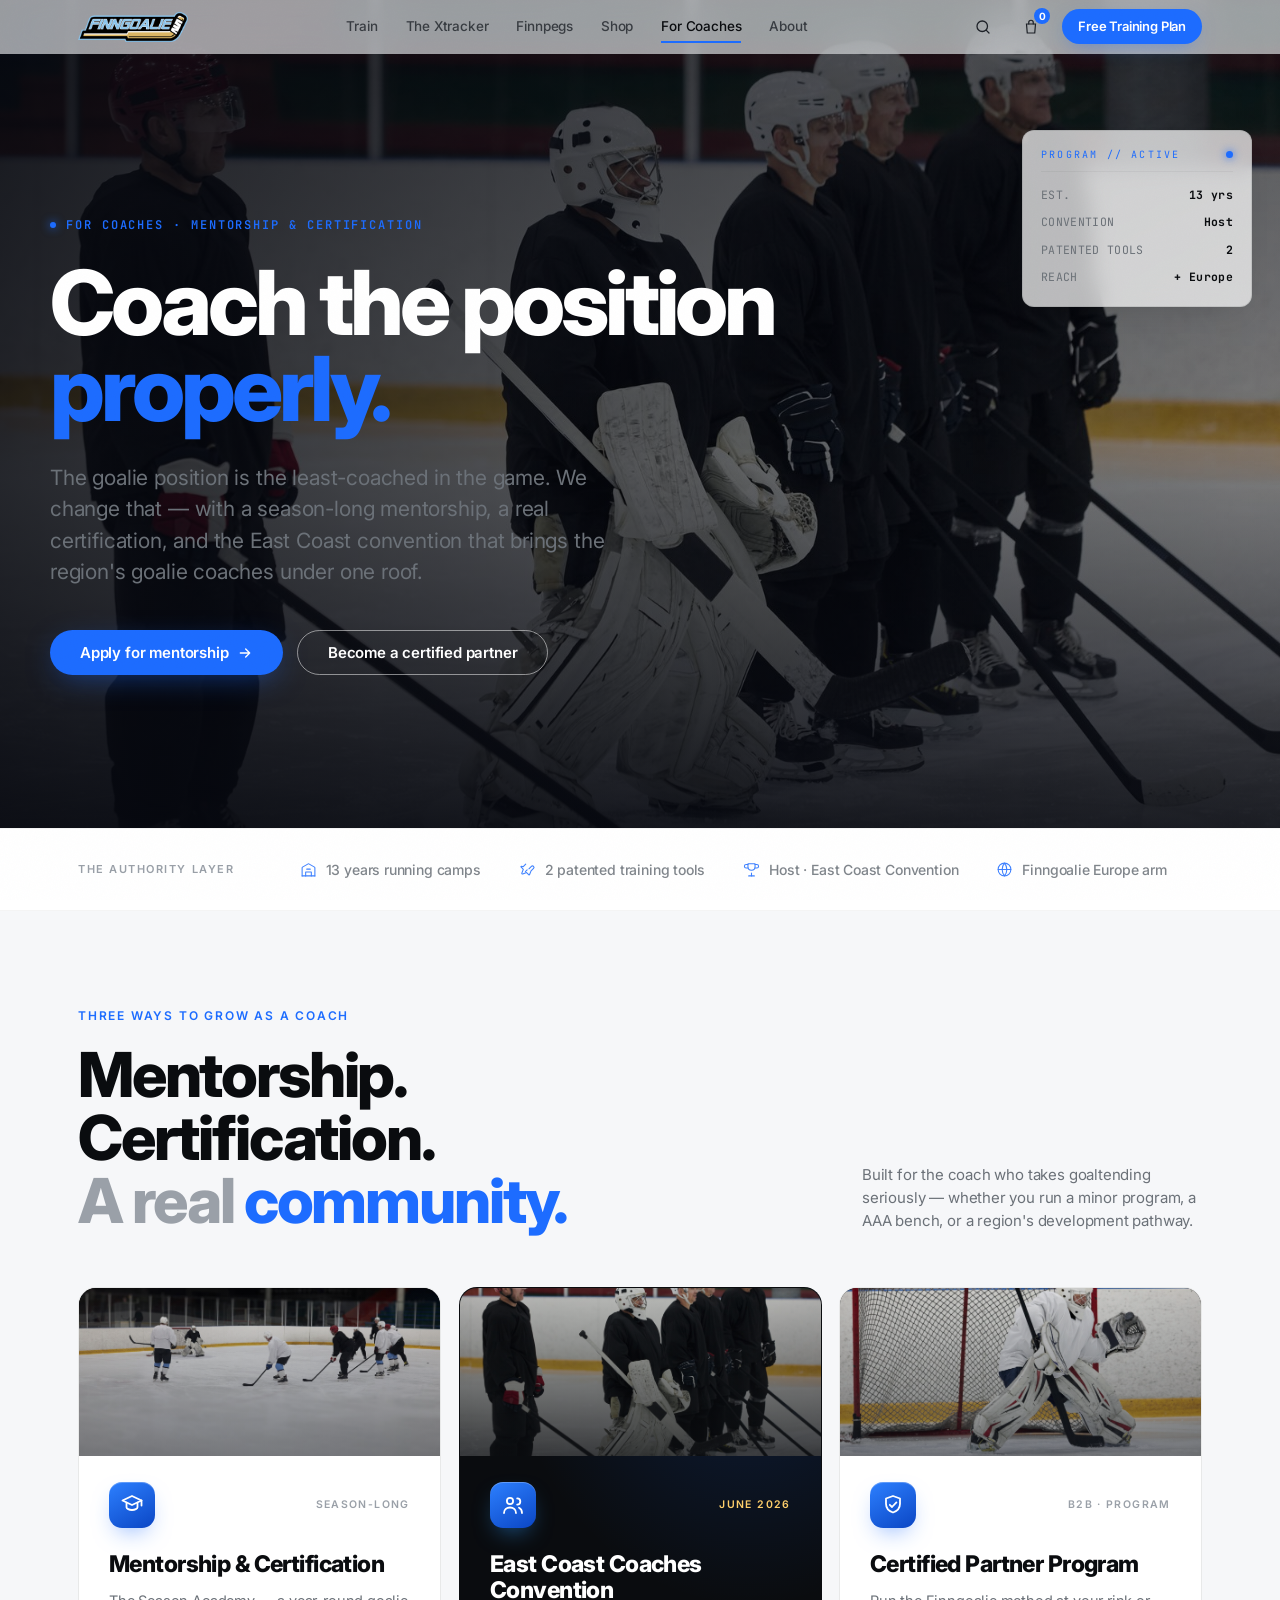
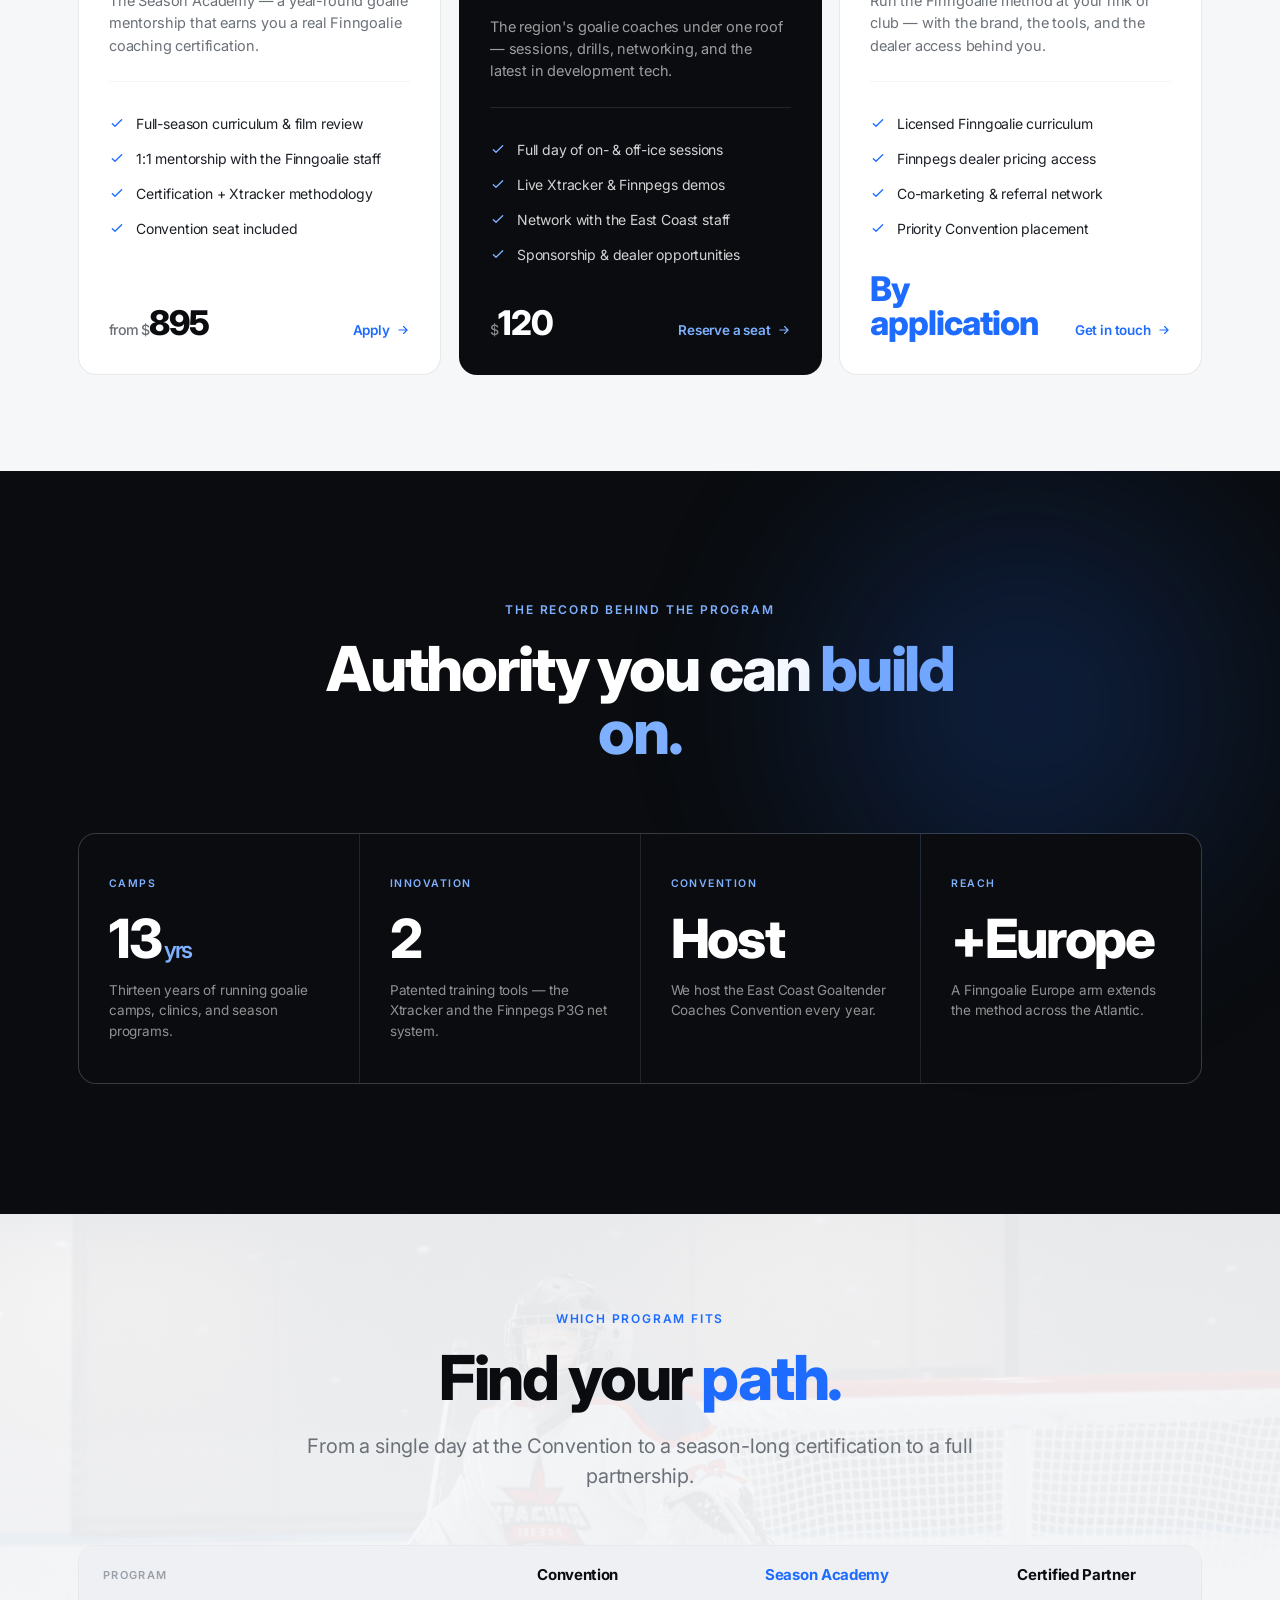
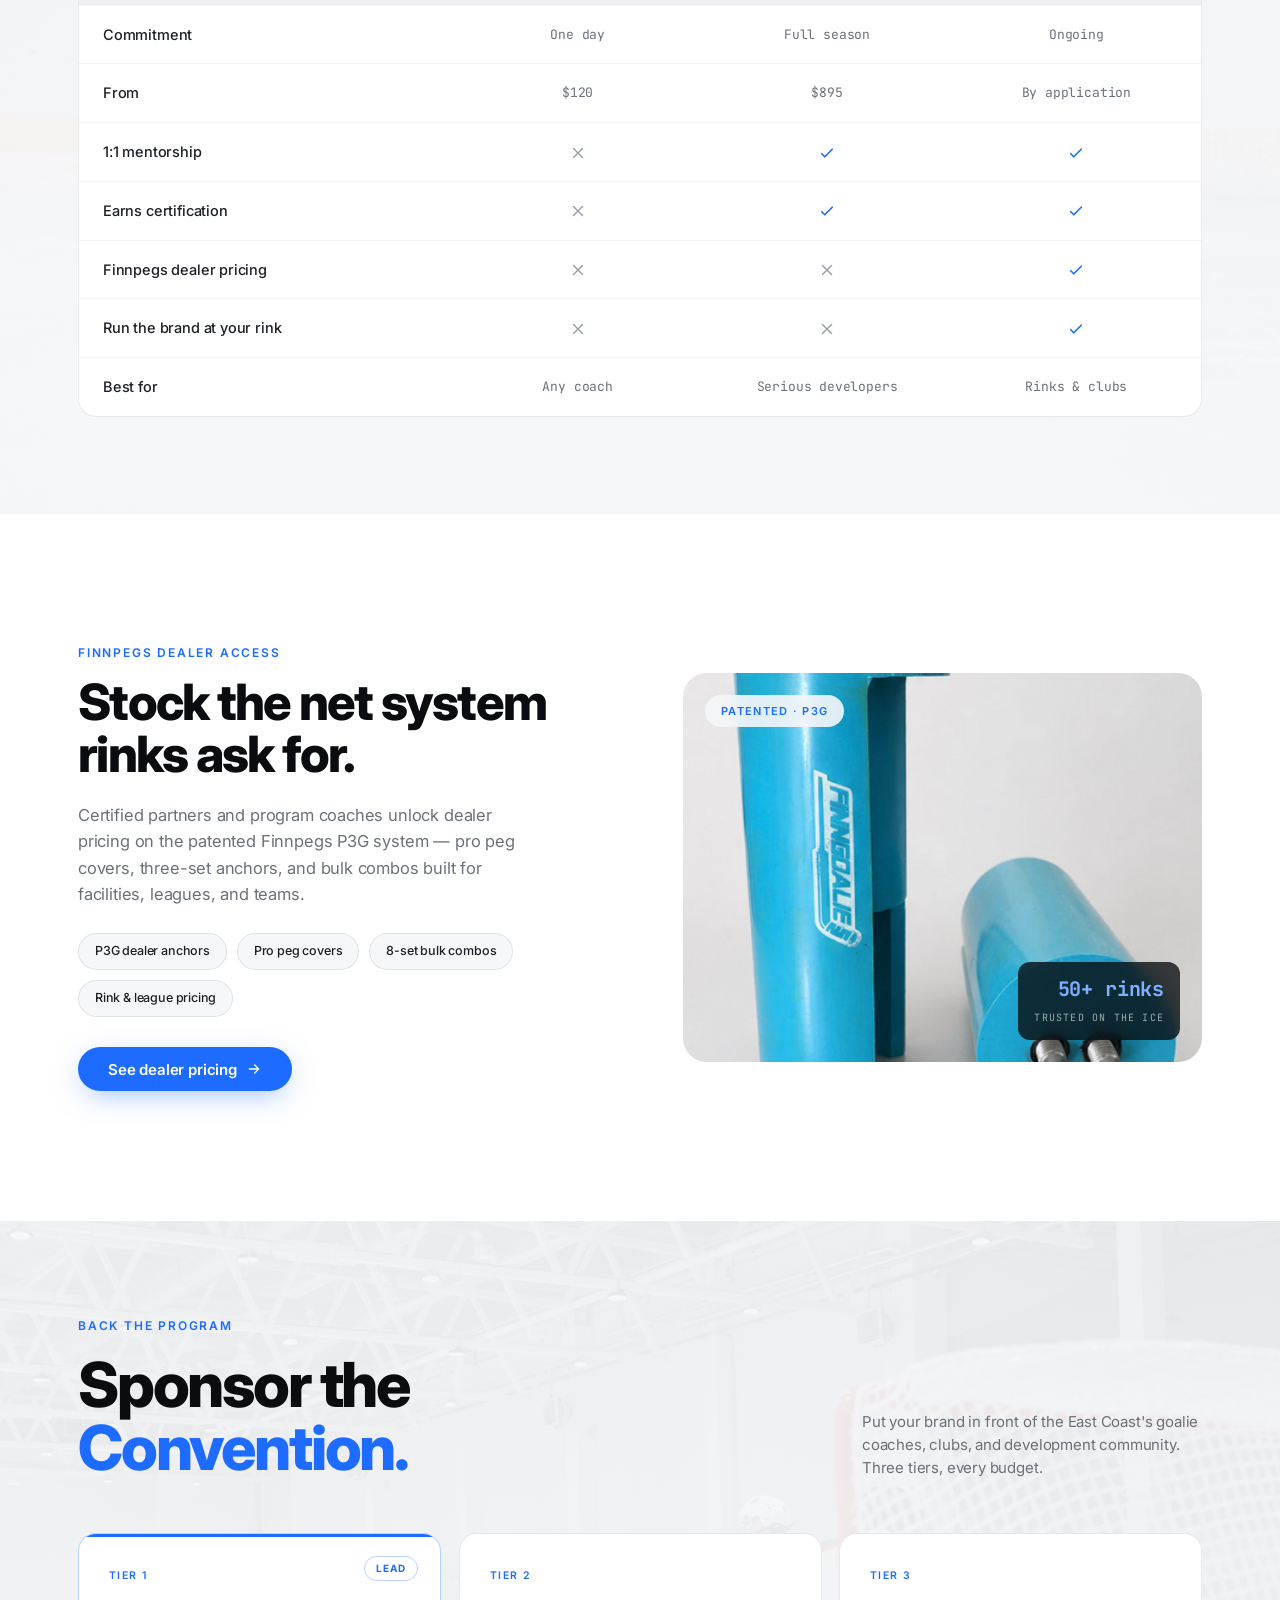
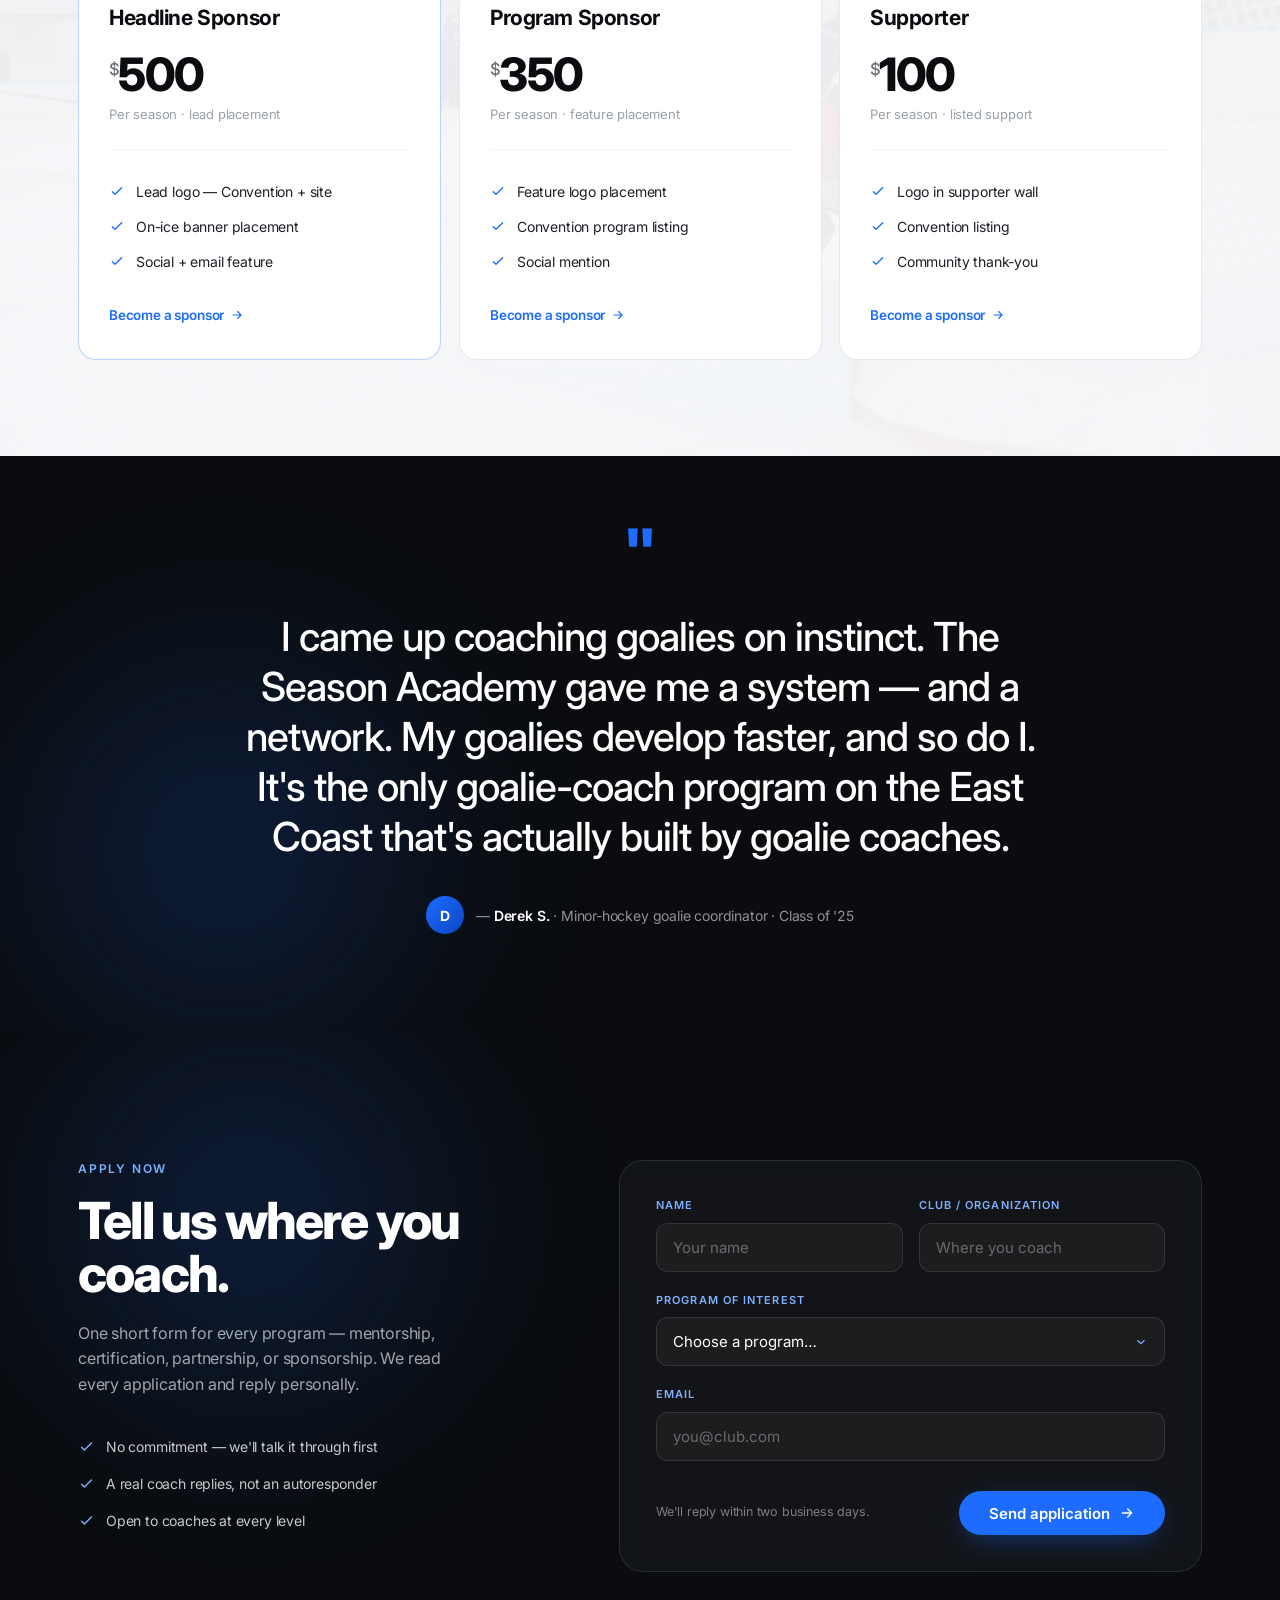
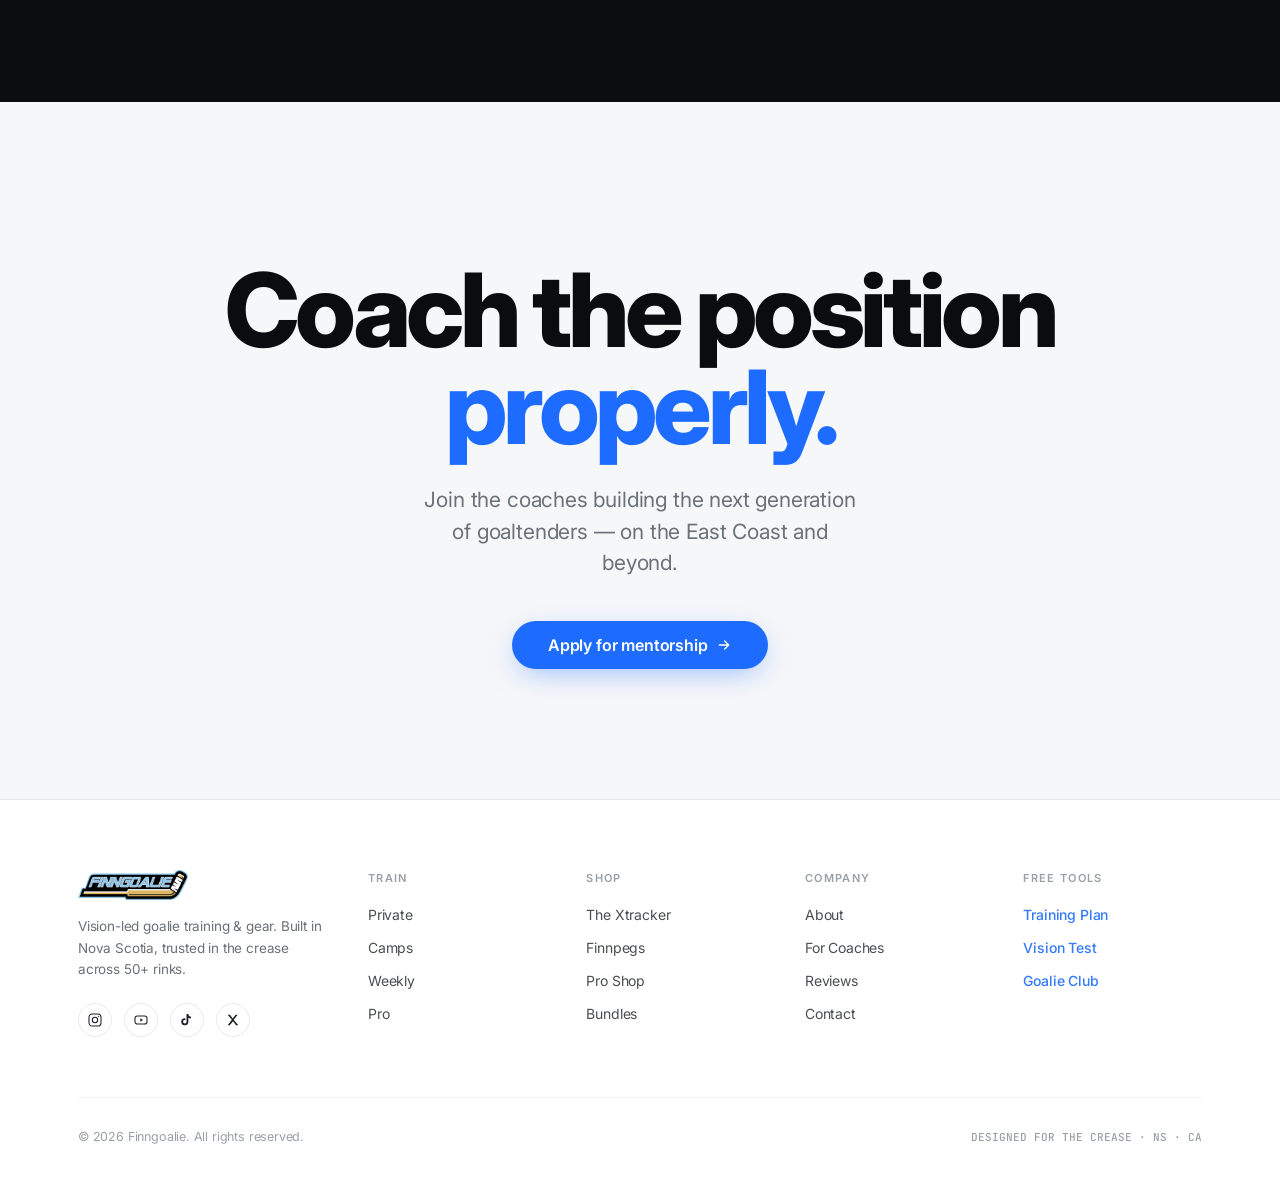
<file: coaches.html>
<!DOCTYPE html>
<html lang="en">
<head>
<meta charset="UTF-8">
<meta name="viewport" content="width=device-width, initial-scale=1.0, viewport-fit=cover">
<title>Finngoalie — For Coaches. Coach the position properly.</title>
<meta name="description" content="Mentorship, certification, and the East Coast Goaltender Coaches Convention. Become a Finngoalie Certified Partner, access Finnpegs dealer pricing, and sponsor the program. Built in Nova Scotia, for the coaches who develop the next generation.">
<link rel="preconnect" href="https://fonts.googleapis.com">
<link rel="preconnect" href="https://fonts.gstatic.com" crossorigin>
<link href="https://fonts.googleapis.com/css2?family=Inter:wght@300;400;500;600;700;800&family=JetBrains+Mono:wght@400;500&display=swap" rel="stylesheet">
<link rel="stylesheet" href="styles.css?v=20260626a">
<style>
/* ============================================================
   COACHES — page-local composition only.
   Builds atop the shared design system. ONE blue accent,
   same hairlines / grain / rhythm as the homepage.
   ============================================================ */

/* compare table — three programs (feat + 3 cols). The shared .compare-row is a
   feat + 2-col grid; this scoped override extends it to 4 columns. Page-local. */
[data-compare] .compare-row{grid-template-columns:1.5fr 1fr 1fr 1fr}
@media(max-width:680px){
  [data-compare] .compare-row{grid-template-columns:1.3fr .8fr .9fr .8fr}
  [data-compare] .compare-row > div{padding:12px 9px;font-size:12.5px}
  [data-compare] .compare-head .col{font-size:12px}
}

/* active nav marker — pins the system's underline + full opacity (page-local;
   the shared bar-setter has no .active rule, this composes its underline mechanic) */
.navlinks a.active{opacity:1;color:var(--ink)}
.navlinks a.active::after{transform:scaleX(1)}

/* ---- cinematic-but-clean coaches hero (photo + readable scrim, white text) ---- */
.chero{
  position:relative;min-height:92svh;display:flex;align-items:center;
  padding:148px 28px 92px;overflow:hidden;isolation:isolate;
  background:var(--night);color:var(--on-night);
}
/* media layer: real coach photo, graded to match the brand, with a guaranteed
   readability scrim (dark left + dark bottom) so the white headline always reads */
.chero .hero-media{position:absolute;inset:0;z-index:0;overflow:hidden}
.chero .hero-media img{width:100%;height:100%;object-fit:cover;object-position:center top;display:block;filter:grayscale(.28) contrast(1.05)}
.chero .hero-media::after{
  content:"";position:absolute;inset:0;
  background:
    linear-gradient(105deg,rgba(6,8,15,.88) 0%,rgba(6,8,15,.6) 46%,rgba(6,8,15,.32) 100%),
    linear-gradient(0deg,rgba(6,8,15,.85) 0%,rgba(6,8,15,.18) 44%,rgba(6,8,15,.42) 100%);
}
.chero-in{position:relative;z-index:3;max-width:var(--max);margin:0 auto;width:100%}
/* white-on-photo text (the photo replaces the old light veil) */
.chero h1{color:#fff}
.chero .sub{color:rgba(255,255,255,.82)}
.chero .btn-ghost{color:#fff;border-color:rgba(255,255,255,.5)}
.chero .btn-ghost:hover{border-color:#fff;background:rgba(255,255,255,.08)}
.chero-eyebrow{
  font-family:'JetBrains Mono',monospace;font-size:12px;letter-spacing:.16em;text-transform:uppercase;
  color:var(--accent);font-weight:600;margin-bottom:26px;display:inline-flex;align-items:center;gap:10px;
  opacity:0;transform:translateY(14px);animation:rise 1s var(--ease) .15s forwards;
}
.chero-eyebrow .dt{width:6px;height:6px;border-radius:50%;background:var(--accent);box-shadow:0 0 10px var(--accent);animation:pulseDot 1.4s infinite}
.chero h1{
  font-size:var(--fz-h1);line-height:.96;font-weight:800;letter-spacing:-.045em;max-width:15ch;
}
.chero h1 .l{display:inline-block;opacity:0;transform:translateY(26px) rotate(1.4deg);animation:riseWord 1.05s var(--ease) forwards}
.chero h1 .accent{color:var(--accent)}
.chero .sub{
  font-size:clamp(16px,2vw,21px);color:var(--mute);max-width:46ch;margin-top:30px;line-height:1.5;font-weight:400;
  opacity:0;transform:translateY(16px);animation:rise 1s var(--ease) .9s forwards;
}
.chero-cta{display:flex;gap:14px;margin-top:42px;flex-wrap:wrap;opacity:0;transform:translateY(16px);animation:rise 1s var(--ease) 1.05s forwards}
/* authority chip, mirrors the homepage HUD readout */
.chero-chip{
  position:absolute;top:130px;right:28px;z-index:4;width:230px;
  border:1px solid var(--line);border-radius:var(--r-sm);
  background:rgba(255,255,255,.72);backdrop-filter:blur(10px);padding:16px 18px;
  font-family:'JetBrains Mono',monospace;box-shadow:var(--sh-2);
  opacity:0;transform:translateY(10px);animation:rise 1s var(--ease) 1.25s forwards;
}
.chero-chip .ch{font-size:10px;letter-spacing:.22em;color:var(--accent);text-transform:uppercase;border-bottom:1px solid var(--line-2);padding-bottom:9px;margin-bottom:9px;display:flex;justify-content:space-between;align-items:center}
.chero-chip .ch::after{content:"";width:7px;height:7px;border-radius:50%;background:var(--accent);box-shadow:0 0 8px var(--accent);animation:pulseDot 1.4s infinite}
.chero-chip .cl{display:flex;justify-content:space-between;font-size:11.5px;letter-spacing:.03em;padding:5px 0;color:var(--mute)}
.chero-chip .cl b{color:var(--ink);font-weight:700}

/* ---- left-aligned section heading helper ---- */
.section-pad{padding:var(--s-9) 0}
.head-row{display:flex;align-items:flex-end;justify-content:space-between;gap:30px;flex-wrap:wrap;text-align:left}
.head-row .h-l{max-width:560px}
.head-row h2{font-size:var(--fz-h2);line-height:1.02;letter-spacing:-.035em;font-weight:800}
.head-row h2 .mute{color:var(--mute-2)}
.head-row h2 .accent{color:var(--accent)}
.head-row .h-r{font-size:15px;color:var(--mute);max-width:340px;line-height:1.55}

/* ---- program cards (3) ---- */
.prog-grid{display:grid;grid-template-columns:repeat(3,1fr);gap:18px;margin-top:54px}
.prog-card{
  background:var(--paper-2);border:1px solid var(--line);border-radius:var(--r);
  padding:34px 30px;position:relative;overflow:hidden;display:flex;flex-direction:column;
  transition:transform .5s var(--ease),box-shadow .5s var(--ease),border-color .5s var(--ease);will-change:transform;
}
/* photo band — a framed image strip at the top of each card so they read rich,
   not flat. Sits above the existing content, layout untouched. */
.prog-card .pc-media{
  position:relative;margin:-34px -30px 26px;height:168px;overflow:hidden;background:var(--ink);
}
.prog-card .pc-media img{
  width:100%;height:100%;object-fit:cover;display:block;
  filter:grayscale(.22) contrast(1.04);transition:transform .7s var(--ease);
}
.prog-card:hover .pc-media img{transform:scale(1.05)}
.prog-card .pc-media::after{content:"";position:absolute;inset:0;
  background:linear-gradient(180deg,rgba(6,8,15,.12) 0%,rgba(20,24,31,.55) 100%)}
.prog-card.feat .pc-media{margin-bottom:26px}
.prog-card.feat .pc-media::after{background:linear-gradient(180deg,rgba(6,8,15,.20) 0%,rgba(10,12,15,.78) 100%)}
.prog-card:hover{transform:translateY(-6px);box-shadow:var(--sh-3);border-color:var(--accent-line)}
.prog-card .pc-top{display:flex;align-items:center;justify-content:space-between;margin-bottom:24px}
.prog-card .pc-ico{width:46px;height:46px;border-radius:13px;display:grid;place-items:center;background:var(--accent-soft);color:var(--accent);border:1px solid var(--accent-line)}
.prog-card .pc-ico svg{width:24px;height:24px}
.prog-card .tag{font-size:10.5px;letter-spacing:.13em;text-transform:uppercase;color:var(--mute-2);font-weight:600}
.prog-card h3{font-size:23px;font-weight:800;letter-spacing:-.025em;line-height:1.12}
.prog-card .lede{font-size:14.5px;color:var(--mute);margin-top:12px;line-height:1.55}
.prog-card .feat-list{list-style:none;margin:24px 0 0;padding:24px 0 0;border-top:1px solid var(--line-2)}
.prog-card .feat-list li{display:flex;gap:11px;align-items:flex-start;font-size:14px;color:var(--ink-2);padding:7px 0}
.prog-card .feat-list li svg{width:16px;height:16px;color:var(--accent);flex-shrink:0;margin-top:2px}
.prog-card .pc-foot{margin-top:auto;padding-top:26px;display:flex;align-items:flex-end;justify-content:space-between;gap:14px}
.prog-card .p{font-size:clamp(26px,3vw,34px);font-weight:800;letter-spacing:-.03em;line-height:1}
.prog-card .p small{font-size:.42em;color:var(--mute);font-weight:500}
.prog-card .p .free{color:var(--accent)}
.prog-card .go{font-size:13.5px;font-weight:600;color:var(--accent);display:inline-flex;align-items:center;gap:6px;white-space:nowrap}
.prog-card .go .chev{transition:transform .35s var(--ease-spring)}
.prog-card:hover .go .chev{transform:translateX(4px)}
/* featured (dark) middle card — the convention */
.prog-card.feat{background:var(--ink);color:#fff;border-color:transparent}
.prog-card.feat::before{content:"";position:absolute;inset:0;z-index:0;opacity:.6;background:radial-gradient(120% 80% at 80% 0%,rgba(29,108,255,.34),transparent 58%)}
.prog-card.feat > *{position:relative;z-index:1}
.prog-card.feat .pc-ico{background:rgba(255,255,255,.08);border-color:var(--line-on-dark);color:#fff}
.prog-card.feat .tag{color:var(--signal)}
.prog-card.feat h3{color:#fff}
.prog-card.feat .lede{color:rgba(255,255,255,.6)}
.prog-card.feat .feat-list{border-top-color:var(--line-on-dark)}
.prog-card.feat .feat-list li{color:rgba(255,255,255,.82)}
.prog-card.feat .feat-list li svg{color:var(--accent-up)}
.prog-card.feat .go{color:var(--accent-up)}
.prog-card.feat .p small{color:rgba(255,255,255,.5)}

/* ---- dealer callout split ---- */
.dealer{padding:var(--s-10) 0;background:var(--paper-2);border-top:1px solid var(--line-2);overflow:hidden}
.dealer-grid{display:grid;grid-template-columns:1.05fr 1fr;gap:60px;align-items:center}
.dealer-copy .kicker{margin-bottom:14px}
.dealer-copy h2{font-size:clamp(30px,4.2vw,50px);letter-spacing:-.035em;line-height:1.04;font-weight:800}
.dealer-copy p{color:var(--mute);margin-top:22px;font-size:16.5px;line-height:1.6;max-width:46ch}
.dealer-pills{display:flex;flex-wrap:wrap;gap:10px;margin-top:26px}
.dealer-pills span{font-size:12.5px;font-weight:500;color:var(--ink-2);border:1px solid var(--line);border-radius:var(--r-pill);padding:8px 16px;background:var(--paper)}
.dealer-copy .btn{margin-top:30px}
.dealer-visual{position:relative;border-radius:var(--r-lg);overflow:hidden;aspect-ratio:4/3;background:var(--ink)}
.dealer-visual img{width:100%;height:100%;object-fit:cover;transition:transform 1.2s var(--ease)}
.dealer-visual:hover img{transform:scale(1.05)}
.dealer-visual .badge{position:absolute;top:22px;left:22px;background:rgba(246,247,249,.9);backdrop-filter:blur(8px);border-radius:var(--r-pill);padding:8px 16px;font-size:11px;letter-spacing:.12em;text-transform:uppercase;font-weight:600;color:var(--accent)}
.dealer-visual .spot{position:absolute;bottom:22px;right:22px;background:rgba(10,12,15,.78);backdrop-filter:blur(8px);color:#fff;border-radius:var(--r-sm);padding:12px 16px;font-family:'JetBrains Mono',monospace;text-align:right}
.dealer-visual .spot b{font-size:20px;color:var(--accent-up);font-weight:700;display:block}
.dealer-visual .spot span{font-size:10px;letter-spacing:.12em;text-transform:uppercase;color:rgba(255,255,255,.6)}

/* ---- sponsorship tiers (3) ---- */
.sponsor{padding:var(--s-9) 0}
.sponsor-grid{display:grid;grid-template-columns:repeat(3,1fr);gap:18px;margin-top:54px}
.tier-card{
  background:var(--paper-2);border:1px solid var(--line);border-radius:var(--r);
  padding:34px 30px;position:relative;overflow:hidden;display:flex;flex-direction:column;
  transition:transform .5s var(--ease),box-shadow .5s var(--ease),border-color .5s var(--ease);will-change:transform;
}
.tier-card:hover{transform:translateY(-6px);box-shadow:var(--sh-3);border-color:var(--accent-line)}
.tier-card .tn{font-size:10.5px;letter-spacing:.14em;text-transform:uppercase;color:var(--accent);font-weight:600;margin-bottom:18px}
.tier-card h3{font-size:var(--fz-h4);font-weight:700;letter-spacing:-.02em}
.tier-card .tp{font-size:clamp(34px,4vw,46px);font-weight:800;letter-spacing:-.035em;margin-top:18px;line-height:1}
.tier-card .tp small{font-size:.36em;color:var(--mute);font-weight:500;vertical-align:super}
.tier-card .ts{font-size:13px;color:var(--mute-2);margin-top:8px}
.tier-card .feat-list{list-style:none;margin:24px 0 0;padding:24px 0 0;border-top:1px solid var(--line-2)}
.tier-card .feat-list li{display:flex;gap:11px;align-items:flex-start;font-size:14px;color:var(--ink-2);padding:7px 0}
.tier-card .feat-list li svg{width:16px;height:16px;color:var(--accent);flex-shrink:0;margin-top:2px}
.tier-card .go{margin-top:auto;padding-top:26px;font-size:13.5px;font-weight:600;color:var(--accent);display:inline-flex;align-items:center;gap:6px}
.tier-card .go .chev{transition:transform .35s var(--ease-spring)}
.tier-card:hover .go .chev{transform:translateX(4px)}
.tier-card.gold{border-color:var(--accent-line)}
.tier-card.gold::after{content:"";position:absolute;top:0;left:0;right:0;height:3px;background:var(--accent)}
.tier-card .feature-flag{position:absolute;top:22px;right:22px;font-size:10px;font-weight:700;letter-spacing:.1em;text-transform:uppercase;color:var(--accent);border:1px solid var(--accent-line);border-radius:var(--r-pill);padding:4px 11px}

/* ---- apply form ---- */
.apply{padding:var(--s-10) 0;background:var(--ink);color:#fff;position:relative;overflow:hidden}
.apply .glow-blob{position:absolute;top:-25%;left:-8%;width:55vw;height:55vw;border-radius:50%;background:radial-gradient(circle,rgba(29,108,255,.2),transparent 60%);filter:blur(70px);pointer-events:none}
.apply .wrap{position:relative;z-index:1}
.apply-grid{display:grid;grid-template-columns:.9fr 1.1fr;gap:64px;align-items:start}
.apply-copy .kicker{color:var(--accent-up);margin-bottom:16px}
.apply-copy h2{font-size:clamp(30px,4vw,52px);letter-spacing:-.035em;line-height:1.02;font-weight:800;color:#fff}
.apply-copy p{color:rgba(255,255,255,.62);margin-top:22px;font-size:16px;line-height:1.6;max-width:40ch}
.apply-copy .reassure{list-style:none;margin-top:30px}
.apply-copy .reassure li{display:flex;gap:11px;align-items:center;font-size:14px;color:rgba(255,255,255,.78);padding:8px 0}
.apply-copy .reassure li svg{width:17px;height:17px;color:var(--accent-up);flex-shrink:0}
.apply-form{
  background:rgba(255,255,255,.035);border:1px solid var(--line-on-dark);border-radius:var(--r-lg);
  padding:36px;backdrop-filter:blur(8px);
}
.apply-form .frow{margin-bottom:20px}
.apply-form .frow.two{display:grid;grid-template-columns:1fr 1fr;gap:16px}
.apply-form label{display:block;font-size:11px;letter-spacing:.1em;text-transform:uppercase;color:var(--accent-up);font-weight:600;margin-bottom:9px}
.apply-form input,.apply-form select{
  width:100%;background:rgba(255,255,255,.04);border:1px solid var(--line-on-dark);border-radius:var(--r-sm);
  padding:14px 16px;color:#fff;font-family:inherit;font-size:15px;outline:none;
  transition:border-color var(--dur-fast) var(--ease),background var(--dur-fast) var(--ease);
}
.apply-form input::placeholder{color:rgba(255,255,255,.34)}
.apply-form input:focus,.apply-form select:focus{border-color:var(--accent-up);background:rgba(255,255,255,.06)}
.apply-form select{appearance:none;background-image:url("data:image/svg+xml,%3Csvg xmlns='http://www.w3.org/2000/svg' width='14' height='14' viewBox='0 0 24 24' fill='none' stroke='%237fb0ff' stroke-width='2'%3E%3Cpath d='M6 9l6 6 6-6'/%3E%3C/svg%3E");background-repeat:no-repeat;background-position:right 16px center}
.apply-form select option{color:#0a0c0f}
.apply-form .submit-row{margin-top:30px;display:flex;align-items:center;justify-content:space-between;gap:20px;flex-wrap:wrap}
.apply-form .submit-row .note{font-size:12.5px;color:rgba(255,255,255,.45)}
.apply-form button[type=submit]{background:var(--accent);color:#fff;box-shadow:var(--sh-accent)}
.apply-form button[type=submit]:hover{background:var(--accent-deep);box-shadow:var(--sh-accent-lg)}
.apply-form .ok-msg{display:none;margin-top:20px;padding:16px 18px;border-radius:var(--r-sm);background:var(--accent-soft);border:1px solid var(--accent-line);color:var(--accent-up);font-size:14px;font-weight:500}
.apply-form .ok-msg.show{display:flex;align-items:center;gap:10px}
.apply-form .ok-msg svg{width:18px;height:18px;flex-shrink:0}

@media(max-width:920px){
  .prog-grid{grid-template-columns:1fr}
  .sponsor-grid{grid-template-columns:1fr}
  .dealer-grid{grid-template-columns:1fr;gap:36px}
  .apply-grid{grid-template-columns:1fr;gap:40px}
  .chero-chip{display:none}
  .head-row{flex-direction:column;align-items:flex-start;gap:14px}
}
@media(max-width:680px){
  .chero{min-height:auto;padding:120px 20px 64px}
  .apply-form{padding:26px 22px}
  .apply-form .frow.two{grid-template-columns:1fr}
}
@media(prefers-reduced-motion:reduce){
  .chero-eyebrow,.chero h1 .l,.chero .sub,.chero-cta,.chero-chip{opacity:1!important;transform:none!important}
}
</style>
</head>
<body id="top">

<!-- LIVING AURORA -->
<canvas class="aurora-canvas" id="aurora"></canvas>

<!-- ============================================================
     NAV  —  REUSABLE SITE-WIDE BLOCK (copy verbatim on every page)
     ============================================================ -->
<nav class="nav" id="nav">
  <div class="wrap">
    <a class="brand" href="index.html"><img class="brand-logo" src="assets/img/logo.png" alt="Finngoalie"></a>
    <div class="navlinks">
      <a href="train.html">Train</a>
      <a href="xtracker.html">The Xtracker</a>
      <a href="finnpegs.html">Finnpegs</a>
      <a href="shop.html">Shop</a>
      <a href="coaches.html" class="active">For Coaches</a>
      <a href="about.html">About</a>
    </div>
    <div class="nav-right">
      <a class="nav-icon search-icon" href="shop.html" aria-label="Search">
        <svg viewBox="0 0 24 24" fill="none" stroke="currentColor" stroke-width="1.7"><circle cx="11" cy="11" r="7"/><path d="m20 20-3.5-3.5" stroke-linecap="round"/></svg>
      </a>
      <a class="nav-icon" href="shop.html" aria-label="Bag" data-bag-add>
        <svg viewBox="0 0 24 24" fill="none" stroke="currentColor" stroke-width="1.6"><path d="M6 8h12l-1 12H7L6 8z"/><path d="M9 8V6a3 3 0 0 1 6 0v2" stroke-linecap="round"/></svg>
        <span class="count" data-bag-count>0</span>
      </a>
      <a class="nav-cta magnetic" href="plan.html">Free Training Plan</a>
      <button class="burger" id="burger" aria-label="Menu" data-burger><span></span><span></span><span></span></button>
    </div>
  </div>
</nav>

<!-- MOBILE DRAWER (mirrors nav) -->
<div class="drawer" id="drawer">
  <a href="train.html" data-drawer-close>Train</a>
  <a href="xtracker.html" data-drawer-close>The Xtracker</a>
  <a href="finnpegs.html" data-drawer-close>Finnpegs</a>
  <a href="shop.html" data-drawer-close>Shop</a>
  <a href="coaches.html" data-drawer-close>For Coaches</a>
  <a href="about.html" data-drawer-close>About</a>
  <a class="drawer-cta" href="plan.html" data-drawer-close>Free Training Plan</a>
</div>

<!-- ============================================================
     HERO  —  cinematic-but-clean, authority / B2B
     ============================================================ -->
<header class="chero has-media">
  <div class="hero-media">
    <img src="assets/img/coach.jpg" alt="">
  </div>

  <!-- authority chip (mirrors the homepage HUD readout) -->
  <div class="chero-chip">
    <div class="ch">PROGRAM // ACTIVE</div>
    <div class="cl"><span>EST.</span><b>13 yrs</b></div>
    <div class="cl"><span>CONVENTION</span><b>Host</b></div>
    <div class="cl"><span>PATENTED TOOLS</span><b>2</b></div>
    <div class="cl"><span>REACH</span><b>+ Europe</b></div>
  </div>

  <div class="chero-in">
    <div class="chero-eyebrow"><span class="dt"></span>FOR COACHES · MENTORSHIP &amp; CERTIFICATION</div>
    <h1>
      <span class="l" style="animation-delay:.25s">Coach</span>
      <span class="l" style="animation-delay:.32s">the</span>
      <span class="l" style="animation-delay:.39s">position</span><br>
      <span class="l accent" style="animation-delay:.5s">properly.</span>
    </h1>
    <p class="sub">The goalie position is the least-coached in the game. We change that — with a season-long mentorship, a real certification, and the East Coast convention that brings the region's goalie coaches under one roof.</p>
    <div class="chero-cta">
      <a class="btn btn-primary magnetic" href="#apply">Apply for mentorship <svg class="chev" width="16" height="16" viewBox="0 0 24 24" fill="none"><path d="M5 12h14M13 6l6 6-6 6" stroke="currentColor" stroke-width="2" stroke-linecap="round" stroke-linejoin="round"/></svg></a>
      <a class="btn btn-ghost magnetic" href="#partner">Become a certified partner</a>
    </div>
  </div>
</header>

<!-- ============================================================
     TRUST
     ============================================================ -->
<div class="trust">
  <div class="wrap">
    <span class="lbl">The authority layer</span>
    <div class="marks">
      <span class="mark"><svg viewBox="0 0 24 24" fill="none" stroke="currentColor" stroke-width="1.5" stroke-linecap="round" stroke-linejoin="round"><path d="M3 21V9.5a1 1 0 0 1 .5-.87l8-4.6a1 1 0 0 1 1 0l8 4.6a1 1 0 0 1 .5.87V21"/><path d="M3 21h18"/><path d="M8 21v-5.5h8V21"/><path d="M9.5 11.5h5"/></svg>13 years running camps</span>
      <span class="mark"><svg viewBox="0 0 24 24" fill="none" stroke="currentColor" stroke-width="1.5" stroke-linecap="round" stroke-linejoin="round"><path d="M9.5 4.5 6 8l-2.6-.6a.6.6 0 0 0-.6.95l3.3 3.3-2.1 5.4a1 1 0 0 0 1.3 1.3l5.4-2.1 3.3 3.3a.6.6 0 0 0 .95-.6L17 14l3.5-3.5a2.1 2.1 0 0 0-3-3L14 11"/><path d="m9 15 2.5-2.5"/></svg>2 patented training tools</span>
      <span class="mark"><svg viewBox="0 0 24 24" fill="none" stroke="currentColor" stroke-width="1.5" stroke-linecap="round" stroke-linejoin="round"><path d="M8 21h8"/><path d="M12 17v4"/><path d="M7 4h10v4a5 5 0 0 1-10 0V4Z"/><path d="M17 5h2.5a1.5 1.5 0 0 1 0 5H17"/><path d="M7 5H4.5a1.5 1.5 0 0 0 0 5H7"/></svg>Host · East Coast Convention</span>
      <span class="mark"><svg viewBox="0 0 24 24" fill="none" stroke="currentColor" stroke-width="1.5" stroke-linecap="round" stroke-linejoin="round"><circle cx="12" cy="12" r="9"/><path d="M3 12h18"/><path d="M12 3a14 14 0 0 1 0 18 14 14 0 0 1 0-18Z"/></svg>Finngoalie Europe arm</span>
    </div>
  </div>
</div>

<!-- ============================================================
     PROGRAMS  —  3 cards
     ============================================================ -->
<section class="section-pad" id="programs">
  <div class="wrap">
    <div class="head-row reveal">
      <div class="h-l">
        <div class="kicker">Three ways to grow as a coach</div>
        <h2>Mentorship. Certification.<br><span class="mute">A real </span><span class="accent">community.</span></h2>
      </div>
      <p class="h-r">Built for the coach who takes goaltending seriously — whether you run a minor program, a AAA bench, or a region's development pathway.</p>
    </div>

    <div class="prog-grid stagger">
      <!-- card 1 — Season Academy -->
      <div class="prog-card" data-tilt>
        <div class="pc-media"><img src="assets/img/training.jpg" alt="Season-long goalie mentorship on the ice"></div>
        <div class="pc-top">
          <span class="pc-ico fico"><svg viewBox="0 0 24 24" fill="none" stroke="currentColor"><path d="M12 3 2.5 7.5 12 12l9.5-4.5L12 3z"/><path d="M6.5 9.7v4.6c0 1.4 2.5 2.7 5.5 2.7s5.5-1.3 5.5-2.7V9.7"/><path d="M21.5 7.5v5"/></svg></span>
          <span class="tag">Season-long</span>
        </div>
        <h3>Mentorship &amp; Certification</h3>
        <p class="lede">The Season Academy — a year-round goalie mentorship that earns you a real Finngoalie coaching certification.</p>
        <ul class="feat-list">
          <li><svg viewBox="0 0 24 24" fill="none" stroke="currentColor" stroke-width="2"><path d="M5 13l4 4L19 7" stroke-linecap="round" stroke-linejoin="round"/></svg>Full-season curriculum &amp; film review</li>
          <li><svg viewBox="0 0 24 24" fill="none" stroke="currentColor" stroke-width="2"><path d="M5 13l4 4L19 7" stroke-linecap="round" stroke-linejoin="round"/></svg>1:1 mentorship with the Finngoalie staff</li>
          <li><svg viewBox="0 0 24 24" fill="none" stroke="currentColor" stroke-width="2"><path d="M5 13l4 4L19 7" stroke-linecap="round" stroke-linejoin="round"/></svg>Certification + Xtracker methodology</li>
          <li><svg viewBox="0 0 24 24" fill="none" stroke="currentColor" stroke-width="2"><path d="M5 13l4 4L19 7" stroke-linecap="round" stroke-linejoin="round"/></svg>Convention seat included</li>
        </ul>
        <div class="pc-foot">
          <div class="p"><small>from $</small>895</div>
          <a class="go" href="#apply">Apply <svg class="chev" width="14" height="14" viewBox="0 0 24 24" fill="none"><path d="M5 12h14M13 6l6 6-6 6" stroke="currentColor" stroke-width="2" stroke-linecap="round" stroke-linejoin="round"/></svg></a>
        </div>
      </div>

      <!-- card 2 — Convention (featured dark) -->
      <div class="prog-card feat" data-tilt>
        <div class="pc-media"><img src="assets/img/coach.jpg" alt="Goalie coaches gathered at the East Coast convention"></div>
        <div class="pc-top">
          <span class="pc-ico fico"><svg viewBox="0 0 24 24" fill="none" stroke="currentColor"><circle cx="9" cy="8" r="3.1"/><path d="M3 20c0-3.3 2.7-5.5 6-5.5s6 2.2 6 5.5"/><path d="M16.2 5.4a3.1 3.1 0 0 1 0 6.2M18 14.7c2 .9 3 2.7 3 5.3"/></svg></span>
          <span class="tag">June 2026</span>
        </div>
        <h3>East Coast Coaches Convention</h3>
        <p class="lede">The region's goalie coaches under one roof — sessions, drills, networking, and the latest in development tech.</p>
        <ul class="feat-list">
          <li><svg viewBox="0 0 24 24" fill="none" stroke="currentColor" stroke-width="2"><path d="M5 13l4 4L19 7" stroke-linecap="round" stroke-linejoin="round"/></svg>Full day of on- &amp; off-ice sessions</li>
          <li><svg viewBox="0 0 24 24" fill="none" stroke="currentColor" stroke-width="2"><path d="M5 13l4 4L19 7" stroke-linecap="round" stroke-linejoin="round"/></svg>Live Xtracker &amp; Finnpegs demos</li>
          <li><svg viewBox="0 0 24 24" fill="none" stroke="currentColor" stroke-width="2"><path d="M5 13l4 4L19 7" stroke-linecap="round" stroke-linejoin="round"/></svg>Network with the East Coast staff</li>
          <li><svg viewBox="0 0 24 24" fill="none" stroke="currentColor" stroke-width="2"><path d="M5 13l4 4L19 7" stroke-linecap="round" stroke-linejoin="round"/></svg>Sponsorship &amp; dealer opportunities</li>
        </ul>
        <div class="pc-foot">
          <div class="p"><small>$</small>120</div>
          <a class="go" href="#apply">Reserve a seat <svg class="chev" width="14" height="14" viewBox="0 0 24 24" fill="none"><path d="M5 12h14M13 6l6 6-6 6" stroke="#7fb0ff" stroke-width="2" stroke-linecap="round" stroke-linejoin="round"/></svg></a>
        </div>
      </div>

      <!-- card 3 — Certified Partner -->
      <div class="prog-card" id="partner" data-tilt>
        <div class="pc-media"><img src="assets/img/goalie-focus.jpg" alt="Certified partner program — the Finngoalie method at your rink"></div>
        <div class="pc-top">
          <span class="pc-ico fico"><svg viewBox="0 0 24 24" fill="none" stroke="currentColor"><path d="M12 3l7 2.5v5.2c0 4.3-3 7.4-7 8.8-4-1.4-7-4.5-7-8.8V5.5L12 3z"/><path d="m8.8 11.8 2.2 2.2 4.4-4.6"/></svg></span>
          <span class="tag">B2B · Program</span>
        </div>
        <h3>Certified Partner Program</h3>
        <p class="lede">Run the Finngoalie method at your rink or club — with the brand, the tools, and the dealer access behind you.</p>
        <ul class="feat-list">
          <li><svg viewBox="0 0 24 24" fill="none" stroke="currentColor" stroke-width="2"><path d="M5 13l4 4L19 7" stroke-linecap="round" stroke-linejoin="round"/></svg>Licensed Finngoalie curriculum</li>
          <li><svg viewBox="0 0 24 24" fill="none" stroke="currentColor" stroke-width="2"><path d="M5 13l4 4L19 7" stroke-linecap="round" stroke-linejoin="round"/></svg>Finnpegs dealer pricing access</li>
          <li><svg viewBox="0 0 24 24" fill="none" stroke="currentColor" stroke-width="2"><path d="M5 13l4 4L19 7" stroke-linecap="round" stroke-linejoin="round"/></svg>Co-marketing &amp; referral network</li>
          <li><svg viewBox="0 0 24 24" fill="none" stroke="currentColor" stroke-width="2"><path d="M5 13l4 4L19 7" stroke-linecap="round" stroke-linejoin="round"/></svg>Priority Convention placement</li>
        </ul>
        <div class="pc-foot">
          <div class="p"><span class="free">By application</span></div>
          <a class="go" href="#apply">Get in touch <svg class="chev" width="14" height="14" viewBox="0 0 24 24" fill="none"><path d="M5 12h14M13 6l6 6-6 6" stroke="currentColor" stroke-width="2" stroke-linecap="round" stroke-linejoin="round"/></svg></a>
        </div>
      </div>
    </div>
  </div>
</section>

<!-- ============================================================
     CREDIBILITY STATS  —  count-up
     ============================================================ -->
<section class="specs">
  <div class="glow-blob"></div>
  <div class="wrap">
    <div class="section-head">
      <div class="kicker reveal">The record behind the program</div>
      <h2 class="reveal d1">Authority you can <span style="color:#7fb0ff">build on.</span></h2>
    </div>
    <div class="grid">
      <div class="spec-cell reveal"><div class="lab">Camps</div><div class="num"><span data-count="13">13</span><span class="u">yrs</span></div><div class="desc">Thirteen years of running goalie camps, clinics, and season programs.</div></div>
      <div class="spec-cell reveal d1"><div class="lab">Innovation</div><div class="num"><span data-count="2">2</span></div><div class="desc">Patented training tools — the Xtracker and the Finnpegs P3G net system.</div></div>
      <div class="spec-cell reveal d2"><div class="lab">Convention</div><div class="num">Host</div><div class="desc">We host the East Coast Goaltender Coaches Convention every year.</div></div>
      <div class="spec-cell reveal d3"><div class="lab">Reach</div><div class="num">+Europe</div><div class="desc">A Finngoalie Europe arm extends the method across the Atlantic.</div></div>
    </div>
  </div>
</section>

<!-- ============================================================
     COMPARE  —  which program is right for you
     ============================================================ -->
<section class="compare has-bg">
  <div class="bg-media wash"><img src="assets/img/goalie-action.jpg" alt=""></div>
  <div class="wrap">
    <div class="section-head">
      <div class="kicker reveal">Which program fits</div>
      <h2 class="reveal d1">Find your <span class="accent">path.</span></h2>
      <p class="reveal d2">From a single day at the Convention to a season-long certification to a full partnership.</p>
    </div>
    <div class="compare-table reveal d1" data-compare>
      <div class="compare-row compare-head">
        <div class="feat">Program</div>
        <div class="col">Convention</div>
        <div class="col us">Season Academy</div>
        <div class="col">Certified Partner</div>
      </div>
      <div class="compare-row">
        <div class="feat">Commitment</div>
        <div class="col">One day</div>
        <div class="col us">Full season</div>
        <div class="col">Ongoing</div>
      </div>
      <div class="compare-row">
        <div class="feat">From</div>
        <div class="col">$120</div>
        <div class="col us">$895</div>
        <div class="col">By application</div>
      </div>
      <div class="compare-row">
        <div class="feat">1:1 mentorship</div>
        <div class="col no"><svg viewBox="0 0 24 24" fill="none" stroke="currentColor" stroke-width="2"><path d="M6 6l12 12M18 6L6 18" stroke-linecap="round"/></svg></div>
        <div class="col us yes"><svg viewBox="0 0 24 24" fill="none" stroke="currentColor" stroke-width="2.2"><path d="M5 13l4 4L19 7" stroke-linecap="round" stroke-linejoin="round"/></svg></div>
        <div class="col yes"><svg viewBox="0 0 24 24" fill="none" stroke="currentColor" stroke-width="2.2"><path d="M5 13l4 4L19 7" stroke-linecap="round" stroke-linejoin="round"/></svg></div>
      </div>
      <div class="compare-row">
        <div class="feat">Earns certification</div>
        <div class="col no"><svg viewBox="0 0 24 24" fill="none" stroke="currentColor" stroke-width="2"><path d="M6 6l12 12M18 6L6 18" stroke-linecap="round"/></svg></div>
        <div class="col us yes"><svg viewBox="0 0 24 24" fill="none" stroke="currentColor" stroke-width="2.2"><path d="M5 13l4 4L19 7" stroke-linecap="round" stroke-linejoin="round"/></svg></div>
        <div class="col yes"><svg viewBox="0 0 24 24" fill="none" stroke="currentColor" stroke-width="2.2"><path d="M5 13l4 4L19 7" stroke-linecap="round" stroke-linejoin="round"/></svg></div>
      </div>
      <div class="compare-row">
        <div class="feat">Finnpegs dealer pricing</div>
        <div class="col no"><svg viewBox="0 0 24 24" fill="none" stroke="currentColor" stroke-width="2"><path d="M6 6l12 12M18 6L6 18" stroke-linecap="round"/></svg></div>
        <div class="col us no"><svg viewBox="0 0 24 24" fill="none" stroke="currentColor" stroke-width="2"><path d="M6 6l12 12M18 6L6 18" stroke-linecap="round"/></svg></div>
        <div class="col yes"><svg viewBox="0 0 24 24" fill="none" stroke="currentColor" stroke-width="2.2"><path d="M5 13l4 4L19 7" stroke-linecap="round" stroke-linejoin="round"/></svg></div>
      </div>
      <div class="compare-row">
        <div class="feat">Run the brand at your rink</div>
        <div class="col no"><svg viewBox="0 0 24 24" fill="none" stroke="currentColor" stroke-width="2"><path d="M6 6l12 12M18 6L6 18" stroke-linecap="round"/></svg></div>
        <div class="col us no"><svg viewBox="0 0 24 24" fill="none" stroke="currentColor" stroke-width="2"><path d="M6 6l12 12M18 6L6 18" stroke-linecap="round"/></svg></div>
        <div class="col yes"><svg viewBox="0 0 24 24" fill="none" stroke="currentColor" stroke-width="2.2"><path d="M5 13l4 4L19 7" stroke-linecap="round" stroke-linejoin="round"/></svg></div>
      </div>
      <div class="compare-row">
        <div class="feat">Best for</div>
        <div class="col">Any coach</div>
        <div class="col us">Serious developers</div>
        <div class="col">Rinks &amp; clubs</div>
      </div>
    </div>
  </div>
</section>

<!-- ============================================================
     FINNPEGS DEALER  —  split callout → finnpegs.html#dealer
     ============================================================ -->
<section class="dealer" id="dealer">
  <div class="wrap">
    <div class="dealer-grid">
      <div class="dealer-copy reveal r-left">
        <div class="kicker">Finnpegs dealer access</div>
        <h2>Stock the net system rinks ask for.</h2>
        <p>Certified partners and program coaches unlock dealer pricing on the patented Finnpegs P3G system — pro peg covers, three-set anchors, and bulk combos built for facilities, leagues, and teams.</p>
        <div class="dealer-pills">
          <span>P3G dealer anchors</span>
          <span>Pro peg covers</span>
          <span>8-set bulk combos</span>
          <span>Rink &amp; league pricing</span>
        </div>
        <a class="btn btn-primary magnetic" href="finnpegs.html#dealer">See dealer pricing <svg class="chev" width="16" height="16" viewBox="0 0 24 24" fill="none"><path d="M5 12h14M13 6l6 6-6 6" stroke="currentColor" stroke-width="2" stroke-linecap="round" stroke-linejoin="round"/></svg></a>
      </div>
      <div class="dealer-visual reveal r-right">
        <img src="assets/img/product/finnpeg-net-1.jpg" alt="Finnpegs patented P3G net system locked to the ice">
        <span class="badge">Patented · P3G</span>
        <div class="spot"><b>50+ rinks</b><span>Trusted on the ice</span></div>
      </div>
    </div>
  </div>
</section>

<!-- ============================================================
     SPONSORSHIP TIERS  —  3 cards
     ============================================================ -->
<section class="sponsor has-bg" id="sponsor">
  <div class="bg-media wash"><img src="assets/img/ice-rink.jpg" alt=""></div>
  <div class="wrap">
    <div class="head-row reveal">
      <div class="h-l">
        <div class="kicker">Back the program</div>
        <h2>Sponsor the <span class="accent">Convention.</span></h2>
      </div>
      <p class="h-r">Put your brand in front of the East Coast's goalie coaches, clubs, and development community. Three tiers, every budget.</p>
    </div>

    <div class="sponsor-grid stagger">
      <div class="tier-card gold">
        <span class="feature-flag">Lead</span>
        <div class="tn">Tier 1</div>
        <h3>Headline Sponsor</h3>
        <div class="tp"><small>$</small>500</div>
        <div class="ts">Per season · lead placement</div>
        <ul class="feat-list">
          <li><svg viewBox="0 0 24 24" fill="none" stroke="currentColor" stroke-width="2"><path d="M5 13l4 4L19 7" stroke-linecap="round" stroke-linejoin="round"/></svg>Lead logo — Convention + site</li>
          <li><svg viewBox="0 0 24 24" fill="none" stroke="currentColor" stroke-width="2"><path d="M5 13l4 4L19 7" stroke-linecap="round" stroke-linejoin="round"/></svg>On-ice banner placement</li>
          <li><svg viewBox="0 0 24 24" fill="none" stroke="currentColor" stroke-width="2"><path d="M5 13l4 4L19 7" stroke-linecap="round" stroke-linejoin="round"/></svg>Social + email feature</li>
        </ul>
        <a class="go" href="#apply">Become a sponsor <svg class="chev" width="14" height="14" viewBox="0 0 24 24" fill="none"><path d="M5 12h14M13 6l6 6-6 6" stroke="currentColor" stroke-width="2" stroke-linecap="round" stroke-linejoin="round"/></svg></a>
      </div>

      <div class="tier-card">
        <div class="tn">Tier 2</div>
        <h3>Program Sponsor</h3>
        <div class="tp"><small>$</small>350</div>
        <div class="ts">Per season · feature placement</div>
        <ul class="feat-list">
          <li><svg viewBox="0 0 24 24" fill="none" stroke="currentColor" stroke-width="2"><path d="M5 13l4 4L19 7" stroke-linecap="round" stroke-linejoin="round"/></svg>Feature logo placement</li>
          <li><svg viewBox="0 0 24 24" fill="none" stroke="currentColor" stroke-width="2"><path d="M5 13l4 4L19 7" stroke-linecap="round" stroke-linejoin="round"/></svg>Convention program listing</li>
          <li><svg viewBox="0 0 24 24" fill="none" stroke="currentColor" stroke-width="2"><path d="M5 13l4 4L19 7" stroke-linecap="round" stroke-linejoin="round"/></svg>Social mention</li>
        </ul>
        <a class="go" href="#apply">Become a sponsor <svg class="chev" width="14" height="14" viewBox="0 0 24 24" fill="none"><path d="M5 12h14M13 6l6 6-6 6" stroke="currentColor" stroke-width="2" stroke-linecap="round" stroke-linejoin="round"/></svg></a>
      </div>

      <div class="tier-card">
        <div class="tn">Tier 3</div>
        <h3>Supporter</h3>
        <div class="tp"><small>$</small>100</div>
        <div class="ts">Per season · listed support</div>
        <ul class="feat-list">
          <li><svg viewBox="0 0 24 24" fill="none" stroke="currentColor" stroke-width="2"><path d="M5 13l4 4L19 7" stroke-linecap="round" stroke-linejoin="round"/></svg>Logo in supporter wall</li>
          <li><svg viewBox="0 0 24 24" fill="none" stroke="currentColor" stroke-width="2"><path d="M5 13l4 4L19 7" stroke-linecap="round" stroke-linejoin="round"/></svg>Convention listing</li>
          <li><svg viewBox="0 0 24 24" fill="none" stroke="currentColor" stroke-width="2"><path d="M5 13l4 4L19 7" stroke-linecap="round" stroke-linejoin="round"/></svg>Community thank-you</li>
        </ul>
        <a class="go" href="#apply">Become a sponsor <svg class="chev" width="14" height="14" viewBox="0 0 24 24" fill="none"><path d="M5 12h14M13 6l6 6-6 6" stroke="currentColor" stroke-width="2" stroke-linecap="round" stroke-linejoin="round"/></svg></a>
      </div>
    </div>
  </div>
</section>

<!-- ============================================================
     TESTIMONIAL  —  coach to coach
     ============================================================ -->
<section class="testi">
  <div class="glow-blob"></div>
  <div class="wrap">
    <div class="mark">"</div>
    <blockquote class="reveal">I came up coaching goalies on instinct. The Season Academy gave me a system — and a network. My goalies develop faster, and so do I. It's the only goalie-coach program on the East Coast that's actually built by goalie coaches.</blockquote>
    <div class="who reveal d1"><span class="avatar">D</span> <span>— <b>Derek S.</b> · Minor-hockey goalie coordinator · Class of '25</span></div>
  </div>
</section>

<!-- ============================================================
     APPLY  —  form (#apply)
     ============================================================ -->
<section class="apply" id="apply">
  <div class="glow-blob"></div>
  <div class="wrap">
    <div class="apply-grid">
      <div class="apply-copy reveal r-left">
        <div class="kicker">Apply now</div>
        <h2>Tell us where you coach.</h2>
        <p>One short form for every program — mentorship, certification, partnership, or sponsorship. We read every application and reply personally.</p>
        <ul class="reassure">
          <li><svg viewBox="0 0 24 24" fill="none" stroke="currentColor" stroke-width="2"><path d="M5 13l4 4L19 7" stroke-linecap="round" stroke-linejoin="round"/></svg>No commitment — we'll talk it through first</li>
          <li><svg viewBox="0 0 24 24" fill="none" stroke="currentColor" stroke-width="2"><path d="M5 13l4 4L19 7" stroke-linecap="round" stroke-linejoin="round"/></svg>A real coach replies, not an autoresponder</li>
          <li><svg viewBox="0 0 24 24" fill="none" stroke="currentColor" stroke-width="2"><path d="M5 13l4 4L19 7" stroke-linecap="round" stroke-linejoin="round"/></svg>Open to coaches at every level</li>
        </ul>
      </div>

      <form class="apply-form reveal r-right" id="coachForm" onsubmit="return false">
        <div class="frow two">
          <div>
            <label for="cf-name">Name</label>
            <input id="cf-name" name="name" type="text" placeholder="Your name" required>
          </div>
          <div>
            <label for="cf-org">Club / Organization</label>
            <input id="cf-org" name="org" type="text" placeholder="Where you coach" required>
          </div>
        </div>
        <div class="frow">
          <label for="cf-role">Program of interest</label>
          <select id="cf-role" name="role" required>
            <option value="" selected disabled>Choose a program…</option>
            <option value="mentorship">Mentorship &amp; Certification — Season Academy</option>
            <option value="convention">East Coast Coaches Convention</option>
            <option value="partner">Certified Partner Program</option>
            <option value="dealer">Finnpegs dealer access</option>
            <option value="sponsor">Sponsorship (Tier 1 / 2 / 3)</option>
          </select>
        </div>
        <div class="frow">
          <label for="cf-email">Email</label>
          <input id="cf-email" name="email" type="email" placeholder="you@club.com" required>
        </div>
        <div class="submit-row">
          <span class="note">We'll reply within two business days.</span>
          <button type="submit" class="btn btn-primary magnetic" data-coach-submit>Send application <svg class="chev" width="16" height="16" viewBox="0 0 24 24" fill="none"><path d="M5 12h14M13 6l6 6-6 6" stroke="currentColor" stroke-width="2" stroke-linecap="round" stroke-linejoin="round"/></svg></button>
        </div>
        <div class="ok-msg" id="coachOk"><svg viewBox="0 0 24 24" fill="none" stroke="currentColor" stroke-width="2"><path d="M5 13l4 4L19 7" stroke-linecap="round" stroke-linejoin="round"/></svg> Thanks — your application is in. A coach will be in touch shortly.</div>
      </form>
    </div>
  </div>
</section>

<!-- ============================================================
     CLOSING
     ============================================================ -->
<section class="closing">
  <div class="wrap">
    <h2 class="reveal">Coach the position<br><span class="accent">properly.</span></h2>
    <p class="reveal d1">Join the coaches building the next generation of goaltenders — on the East Coast and beyond.</p>
    <a class="btn btn-primary btn-lg magnetic reveal d2" href="#apply">Apply for mentorship <svg class="chev" width="16" height="16" viewBox="0 0 24 24" fill="none"><path d="M5 12h14M13 6l6 6-6 6" stroke="currentColor" stroke-width="2" stroke-linecap="round" stroke-linejoin="round"/></svg></a>
  </div>
</section>

<!-- ============================================================
     FOOTER  —  REUSABLE SITE-WIDE BLOCK (copy verbatim on every page)
     ============================================================ -->
<footer>
  <div class="wrap">
    <div class="foot-grid">
      <div class="foot-brand">
        <a class="brand" href="index.html"><img class="brand-logo" src="assets/img/logo.png" alt="Finngoalie"></a>
        <p>Vision-led goalie training &amp; gear. Built in Nova Scotia, trusted in the crease across 50+ rinks.</p>
        <div class="foot-social">
          <a href="#" aria-label="Instagram"><svg viewBox="0 0 24 24" fill="none" stroke="currentColor" stroke-width="1.6"><rect x="3" y="3" width="18" height="18" rx="5"/><circle cx="12" cy="12" r="4"/><circle cx="17.5" cy="6.5" r="1" fill="currentColor" stroke="none"/></svg></a>
          <a href="#" aria-label="YouTube"><svg viewBox="0 0 24 24" fill="none" stroke="currentColor" stroke-width="1.6"><rect x="3" y="6" width="18" height="12" rx="3.5"/><path d="M11 9.5l4 2.5-4 2.5z" fill="currentColor" stroke="none"/></svg></a>
          <a href="#" aria-label="TikTok"><svg viewBox="0 0 24 24" fill="currentColor"><path d="M14 3c.3 2.3 1.8 3.9 4 4.2v2.7c-1.5 0-2.9-.4-4-1.1v5.7a5.3 5.3 0 1 1-5.3-5.3c.3 0 .5 0 .8.1v2.8a2.6 2.6 0 1 0 1.8 2.4V3H14z"/></svg></a>
          <a href="#" aria-label="X"><svg viewBox="0 0 24 24" fill="currentColor"><path d="M4 4h3.5l4 5.6L16 4h3l-6 7.8L20 20h-3.5l-4.3-6L7 20H4l6.3-8.2z"/></svg></a>
        </div>
      </div>
      <div class="foot-col"><h5>Train</h5><a href="train.html">Private</a><a href="train.html">Camps</a><a href="train.html">Weekly</a><a href="train.html">Pro</a></div>
      <div class="foot-col"><h5>Shop</h5><a href="xtracker.html">The Xtracker</a><a href="finnpegs.html">Finnpegs</a><a href="shop.html">Pro Shop</a><a href="shop.html">Bundles</a></div>
      <div class="foot-col"><h5>Company</h5><a href="about.html">About</a><a href="coaches.html">For Coaches</a><a href="shop.html">Reviews</a><a href="about.html">Contact</a></div>
      <div class="foot-col free"><h5>Free Tools</h5><a href="plan.html">Training Plan</a><a href="vision-test.html">Vision Test</a><a href="club.html">Goalie Club</a></div>
    </div>
    <div class="foot-bottom">
      <span>© 2026 Finngoalie. All rights reserved.</span>
      <span class="mono">DESIGNED FOR THE CREASE · NS · CA</span>
    </div>
  </div>
</footer>

<script src="app.js?v=20260626a"></script>
<script>
/* page-local: coach apply form — demo submit, no backend (onsubmit return false) */
(function(){
  var form = document.getElementById('coachForm');
  if(!form) return;
  var ok = document.getElementById('coachOk');
  form.addEventListener('submit', function(){
    if(!form.checkValidity()){ form.reportValidity(); return false; }
    if(ok) ok.classList.add('show');
    form.querySelectorAll('input,select,button').forEach(function(el){ el.disabled = true; });
    return false;
  });
})();
</script>
</body>
</html>
</file>
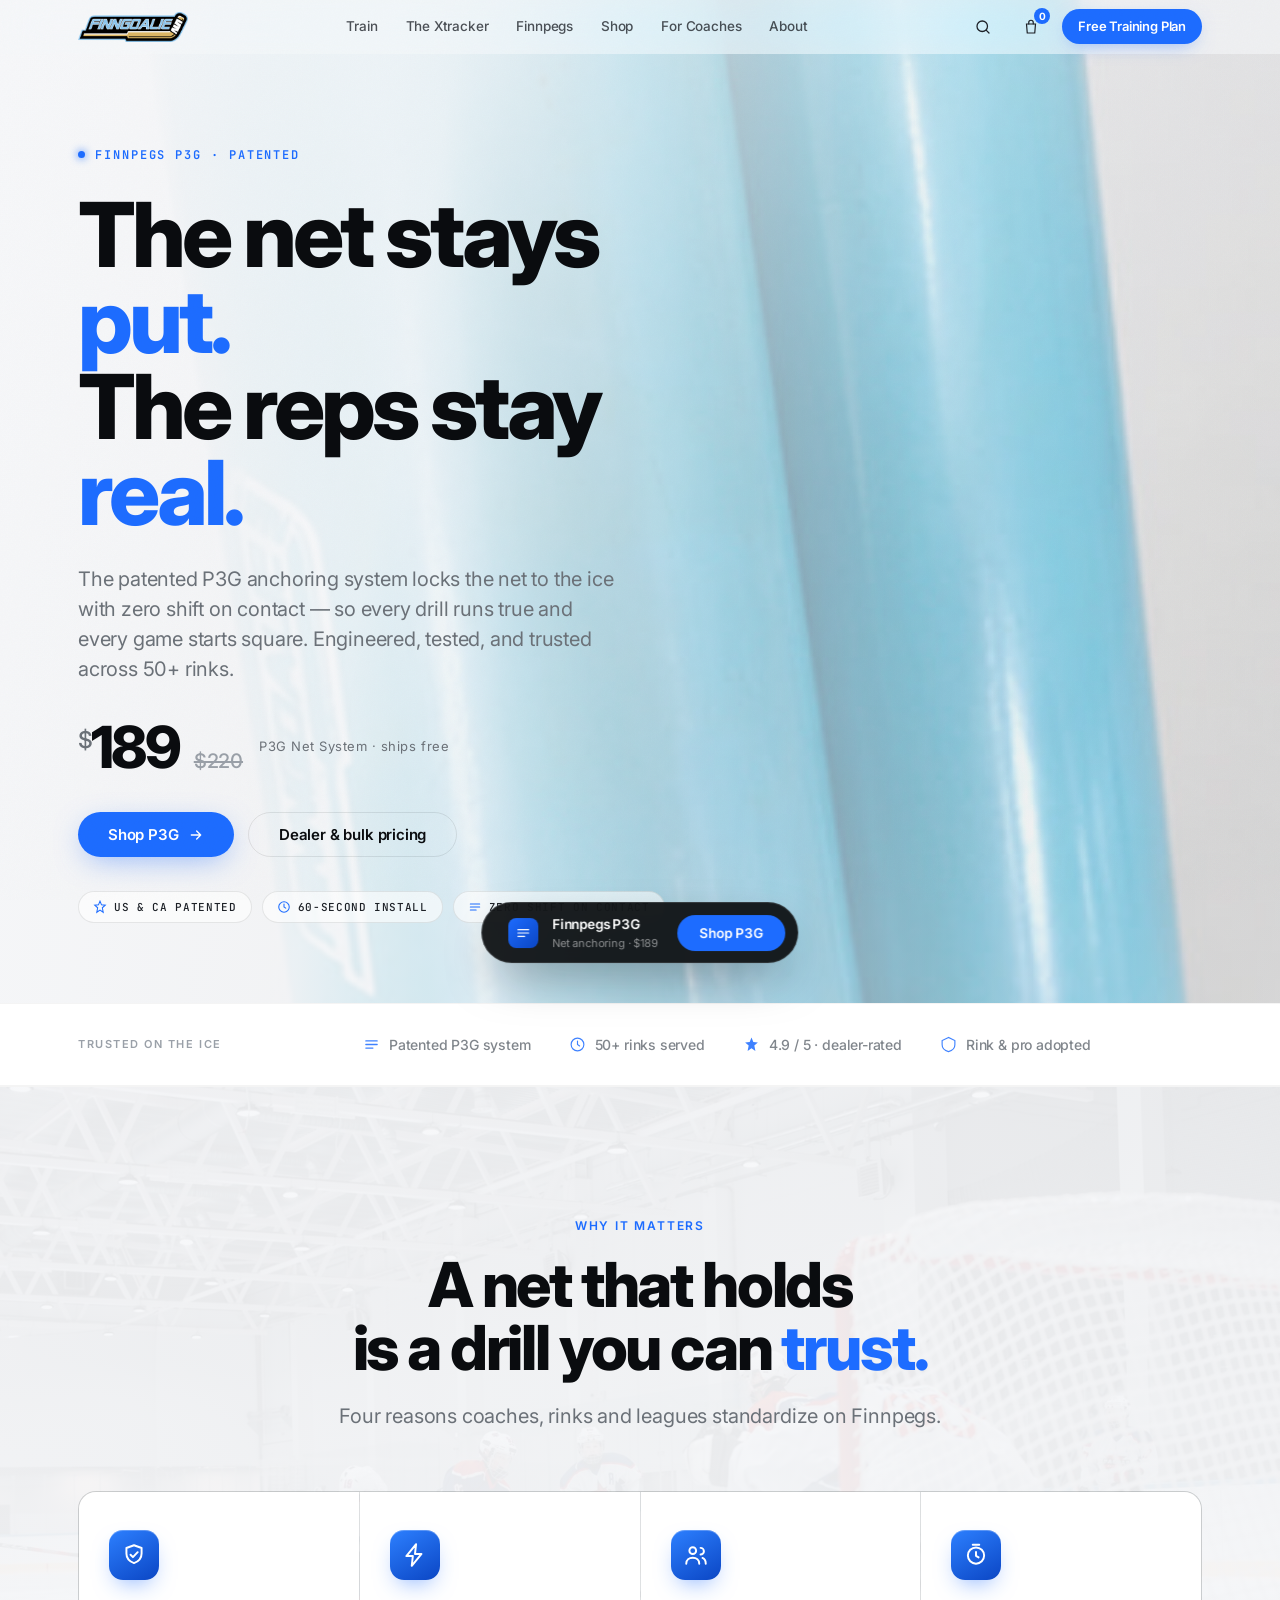
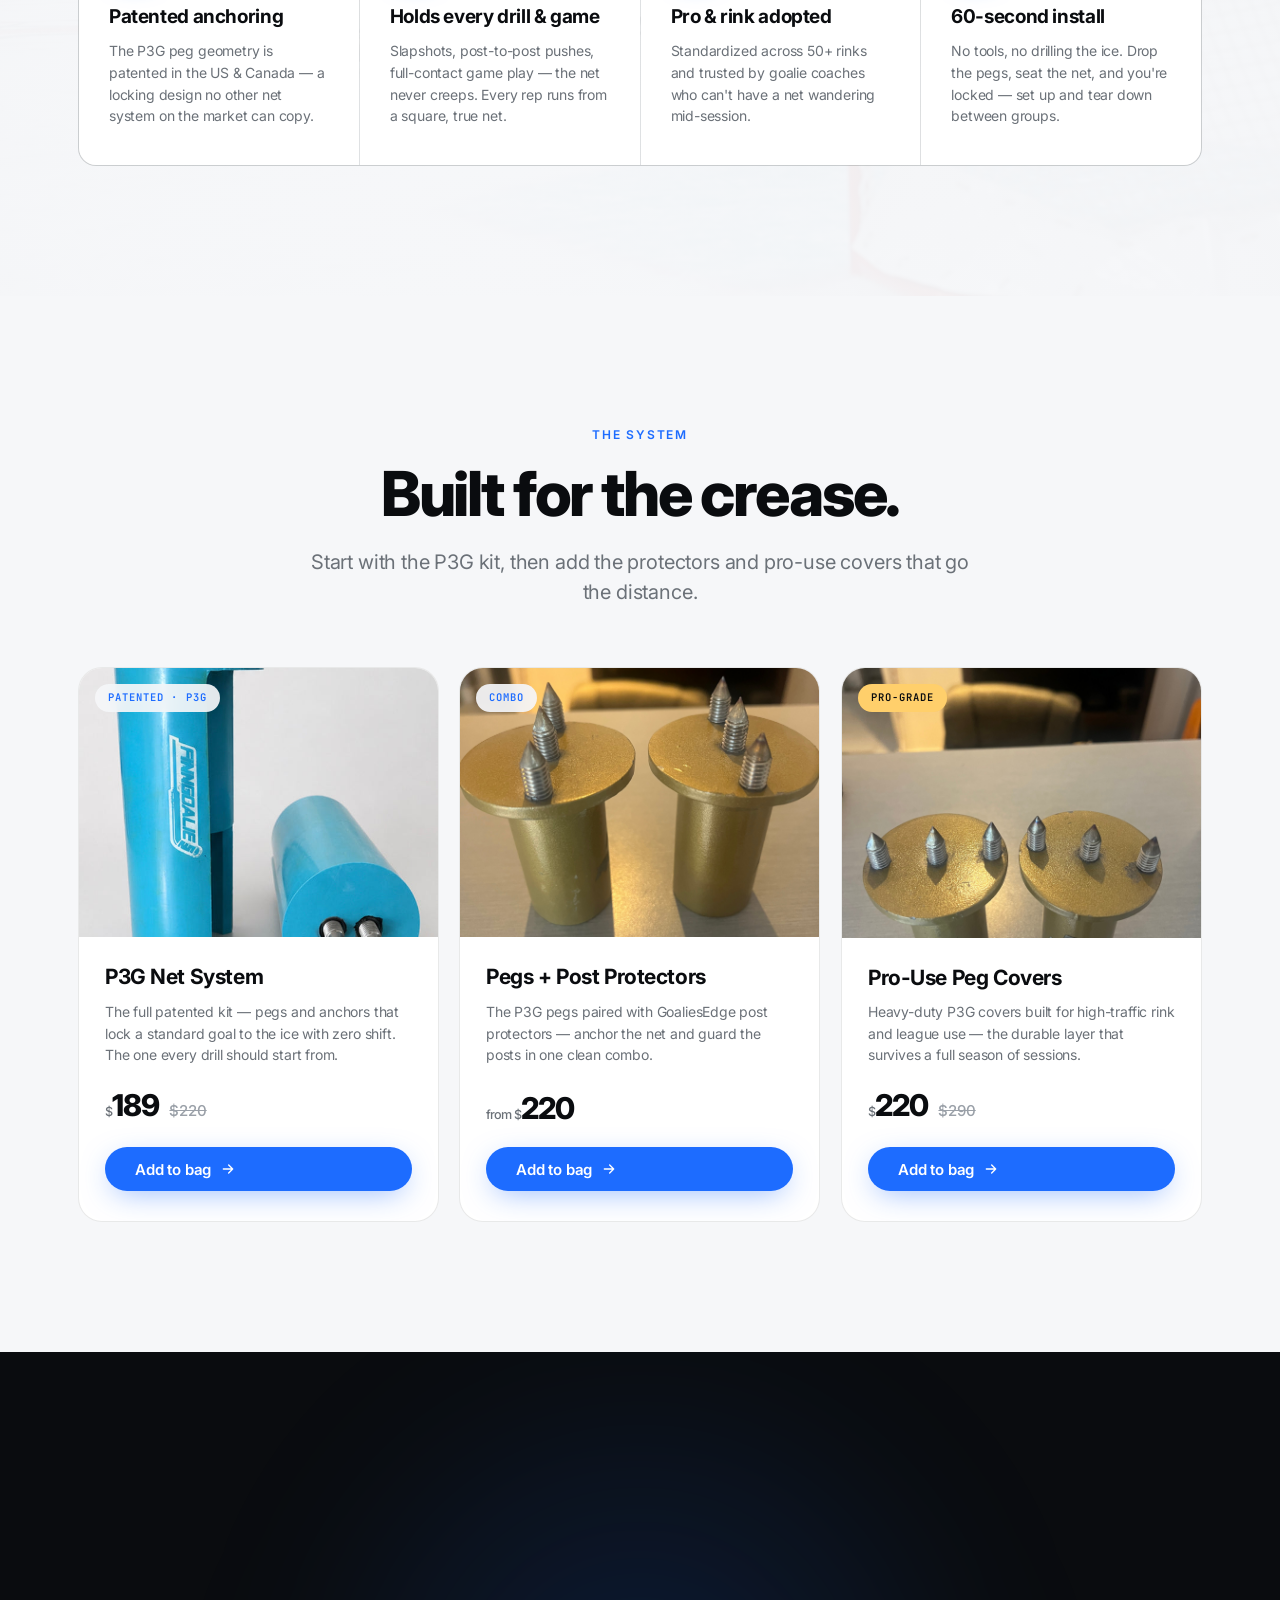
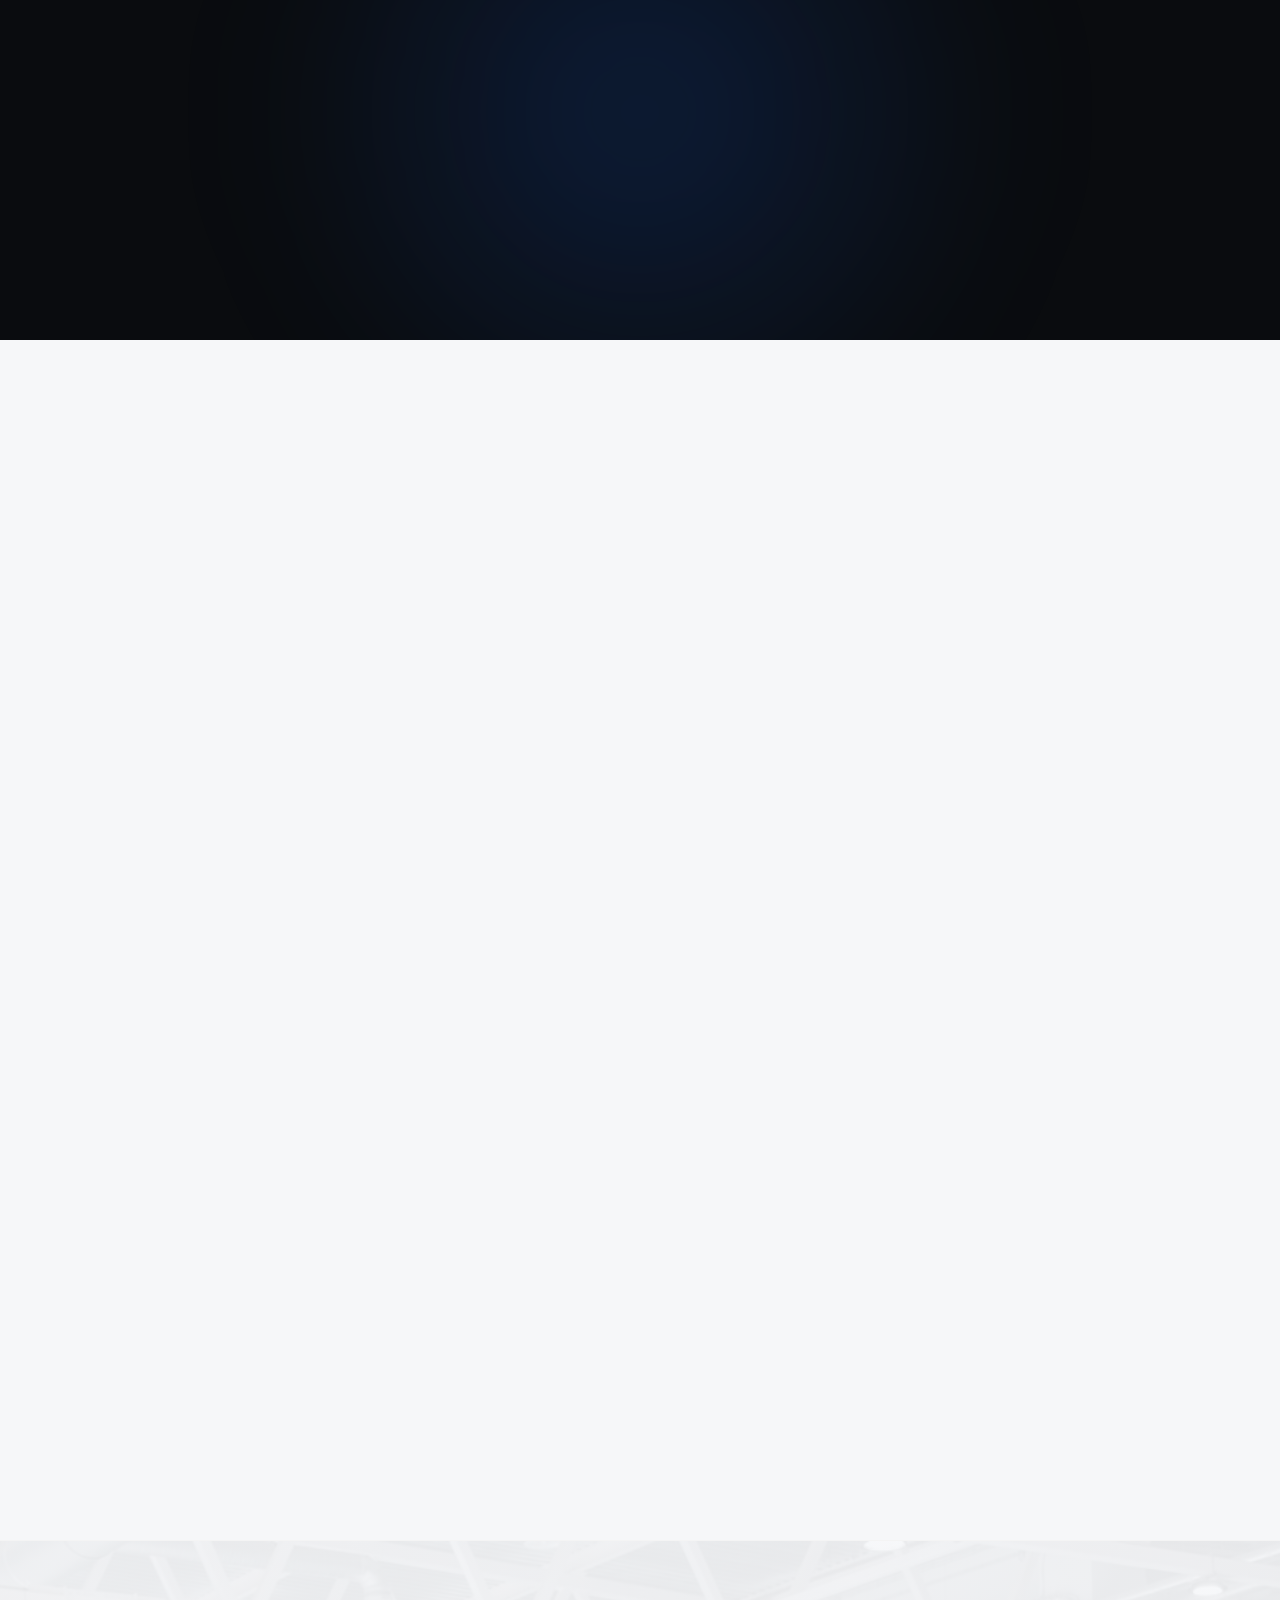
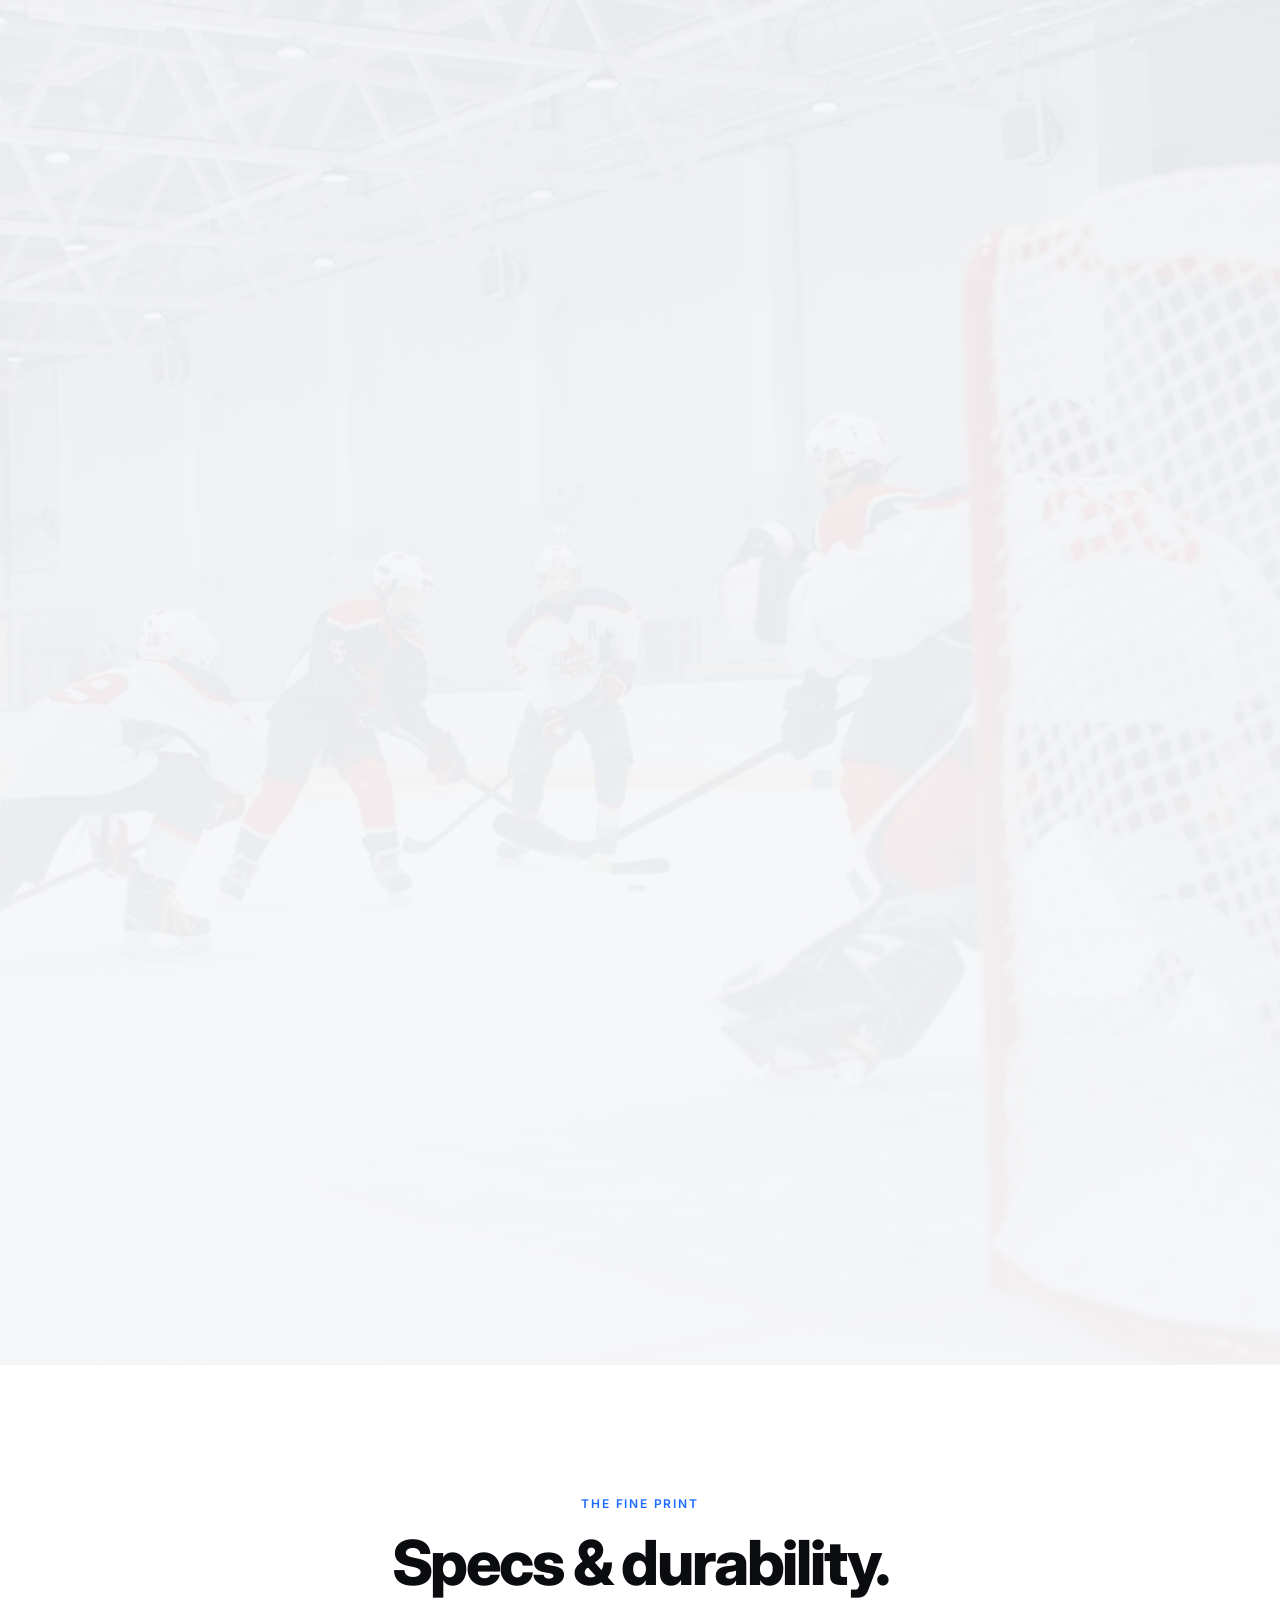
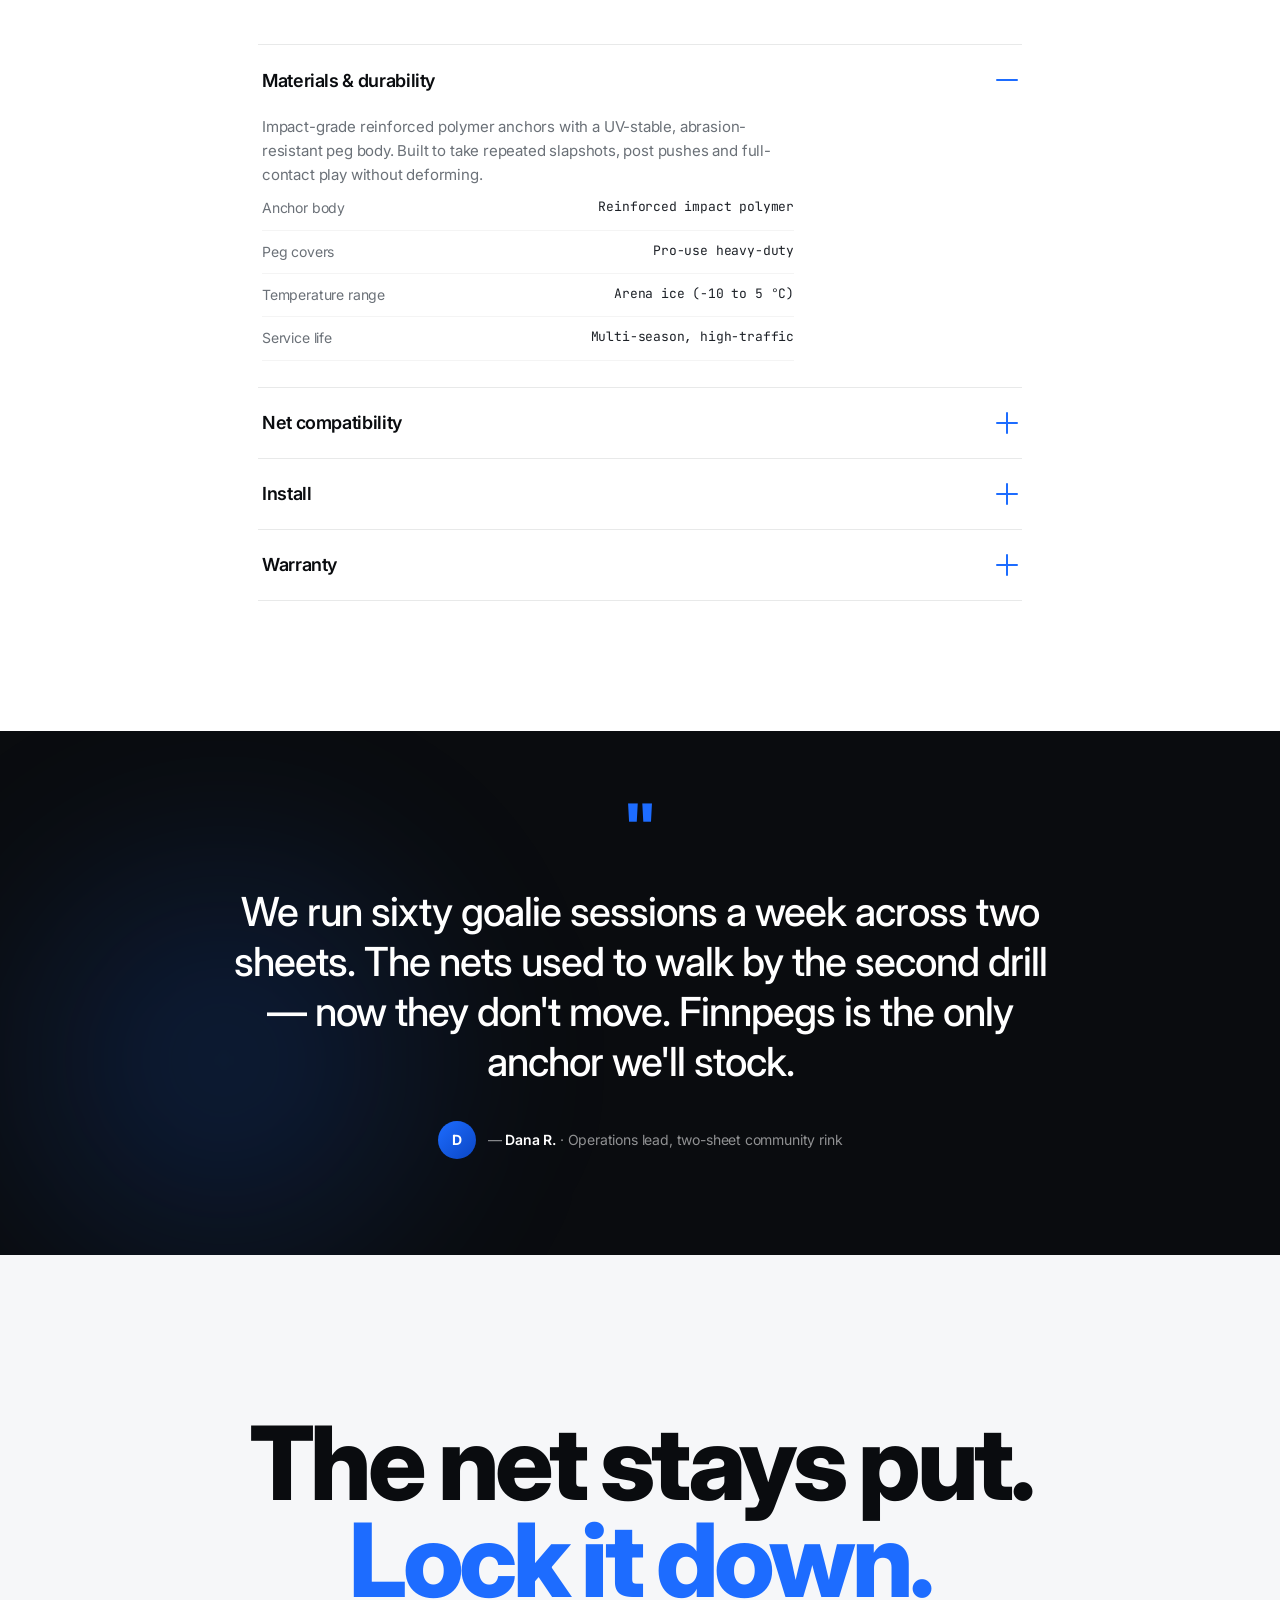
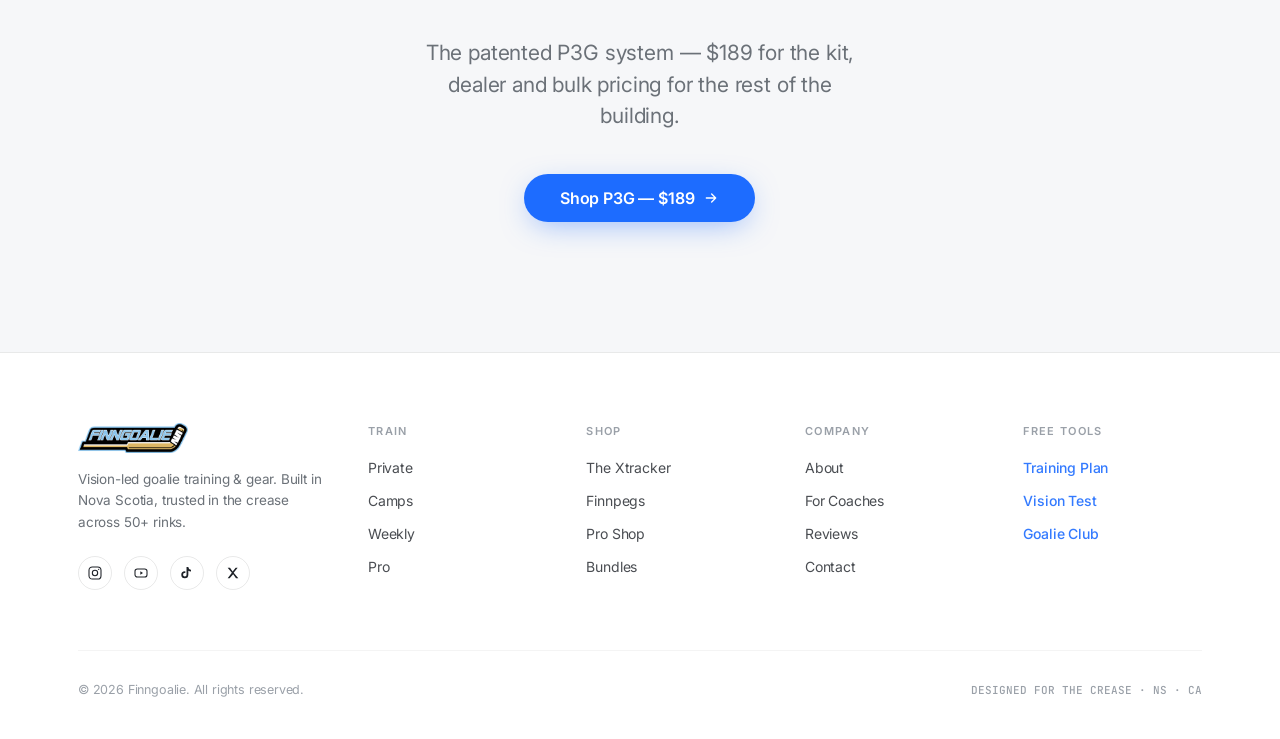
<file: finnpegs.html>
<!DOCTYPE html>
<html lang="en">
<head>
<meta charset="UTF-8">
<meta name="viewport" content="width=device-width, initial-scale=1.0, viewport-fit=cover">
<title>Finnpegs P3G — The net stays put. The reps stay real.</title>
<meta name="description" content="Finnpegs P3G is the patented net-anchoring system that locks the net to the ice with zero shift on contact — so every drill and every game runs true. Consumer kits, dealer pricing, and bulk facility orders.">
<link rel="preconnect" href="https://fonts.googleapis.com">
<link rel="preconnect" href="https://fonts.gstatic.com" crossorigin>
<link href="https://fonts.googleapis.com/css2?family=Inter:wght@300;400;500;600;700;800&family=JetBrains+Mono:wght@400;500&display=swap" rel="stylesheet">
<link rel="stylesheet" href="styles.css?v=20260626a">
<style>
/* ============================================================
   PAGE-LOCAL COMPOSITIONS — Finnpegs
   Built only from shared tokens. No new colors, one accent.
   ============================================================ */

/* — product hero: photo-led, cinematic-but-clean — */
.fp-hero{position:relative;min-height:92svh;display:flex;align-items:center;padding:140px 28px 80px;overflow:hidden;isolation:isolate}
.fp-hero .fp-hero-media{position:absolute;inset:0;z-index:0}
.fp-hero .fp-hero-media img{width:100%;height:100%;object-fit:cover;filter:grayscale(.18) contrast(1.05) brightness(.92)}
.fp-hero .fp-hero-veil{position:absolute;inset:0;z-index:1;pointer-events:none;
  background:linear-gradient(100deg,var(--paper) 0%,rgba(246,247,249,.92) 32%,rgba(246,247,249,.55) 58%,rgba(246,247,249,.1) 100%),
             radial-gradient(120% 90% at 0% 50%,transparent 40%,rgba(246,247,249,.4) 100%)}
.fp-hero .wrap{position:relative;z-index:2;width:100%}
.fp-hero-in{max-width:600px}
.fp-hero-eyebrow{font-family:'JetBrains Mono',monospace;font-size:12px;letter-spacing:.16em;text-transform:uppercase;color:var(--accent);font-weight:600;
  display:inline-flex;align-items:center;gap:10px;margin-bottom:28px;opacity:0;transform:translateY(14px);animation:rise 1s var(--ease) .15s forwards}
.fp-hero-eyebrow::before{content:"";width:7px;height:7px;border-radius:50%;background:var(--accent);box-shadow:0 0 8px var(--accent);animation:pulseDot 1.4s infinite}
.fp-hero h1{font-size:var(--fz-h1);line-height:.96;font-weight:800;letter-spacing:-.045em;max-width:13ch}
.fp-hero h1 .l{display:inline-block;opacity:0;transform:translateY(26px) rotate(1.5deg);animation:riseWord 1.05s var(--ease) forwards}
.fp-hero h1 .accent{color:var(--accent)}
.fp-hero p.sub{font-size:clamp(16px,2vw,20px);color:var(--mute);max-width:42ch;margin-top:28px;font-weight:400;letter-spacing:-.01em;line-height:1.5;
  opacity:0;transform:translateY(16px);animation:rise 1s var(--ease) .9s forwards}
.fp-hero-price{display:flex;align-items:baseline;gap:14px;margin-top:34px;opacity:0;transform:translateY(16px);animation:rise 1s var(--ease) 1.05s forwards}
.fp-hero-price .big{font-size:clamp(38px,5.5vw,58px);font-weight:800;letter-spacing:-.04em;line-height:1}
.fp-hero-price .big small{font-size:.4em;color:var(--mute);font-weight:500;vertical-align:super}
.fp-hero-price .was{font-size:20px;color:var(--mute-2);text-decoration:line-through;font-weight:500}
.fp-hero-price .from{font-size:13px;letter-spacing:.04em;color:var(--mute);align-self:center;margin-left:2px}
.fp-hero-cta{display:flex;gap:14px;margin-top:36px;flex-wrap:wrap;opacity:0;transform:translateY(16px);animation:rise 1s var(--ease) 1.2s forwards}
.fp-hero-chips{display:flex;gap:10px;flex-wrap:wrap;margin-top:34px;opacity:0;transform:translateY(16px);animation:rise 1s var(--ease) 1.35s forwards}
.fp-chip{font-family:'JetBrains Mono',monospace;font-size:11px;letter-spacing:.06em;text-transform:uppercase;color:var(--ink-2);font-weight:500;
  border:1px solid var(--line);border-radius:var(--r-pill);padding:7px 14px;background:rgba(255,255,255,.6);backdrop-filter:blur(8px);display:inline-flex;align-items:center;gap:7px}
.fp-chip svg{width:14px;height:14px;color:var(--accent)}

/* — why it matters: feature grid w/ custom SVG icons — */
.fp-why{padding:var(--s-10) 0;background:var(--paper-2);border-top:1px solid var(--line-2)}
.fp-feature-grid{display:grid;grid-template-columns:repeat(4,1fr);gap:1px;background:var(--line);border:1px solid var(--line);border-radius:var(--r);overflow:hidden;margin-top:60px}
.fp-feature{background:var(--paper-2);padding:38px 30px;position:relative;transition:background .5s var(--ease)}
.fp-feature:hover{background:var(--paper)}
.fp-feature .ico{width:50px;height:50px;border-radius:14px;display:grid;place-items:center;background:var(--accent-soft);color:var(--accent);margin-bottom:26px;transition:transform .5s var(--ease-spring)}
.fp-feature:hover .ico{transform:translateY(-4px) scale(1.04)}
.fp-feature .ico svg{width:26px;height:26px}
.fp-feature h3{font-size:19px;font-weight:700;letter-spacing:-.02em;line-height:1.15}
.fp-feature p{font-size:14px;color:var(--mute);margin-top:12px;line-height:1.55}

/* — product cards — */
.fp-products{padding:var(--s-10) 0}
.fp-prod-grid{display:grid;grid-template-columns:repeat(3,1fr);gap:20px;margin-top:60px}
.fp-card{background:var(--paper-2);border:1px solid var(--line);border-radius:var(--r-lg);overflow:hidden;position:relative;display:flex;flex-direction:column;
  transition:transform .5s var(--ease),box-shadow .5s var(--ease),border-color .5s var(--ease);will-change:transform}
.fp-card:hover{transform:translateY(-6px);box-shadow:var(--sh-3);border-color:var(--accent-line)}
.fp-card .media{aspect-ratio:4/3;overflow:hidden;background:var(--ink);position:relative}
.fp-card .media img{width:100%;height:100%;object-fit:cover;transition:transform 1.1s var(--ease)}
.fp-card:hover .media img{transform:scale(1.06)}
.fp-card .flag{position:absolute;top:16px;left:16px;z-index:2;font-family:'JetBrains Mono',monospace;font-size:10.5px;letter-spacing:.1em;text-transform:uppercase;font-weight:600;
  color:var(--accent);background:rgba(246,247,249,.92);backdrop-filter:blur(8px);border-radius:var(--r-pill);padding:6px 13px}
.fp-card .flag.best{color:var(--ink);background:var(--signal)}
.fp-card .body{padding:28px 26px 30px;display:flex;flex-direction:column;flex:1}
.fp-card h3{font-size:21px;font-weight:700;letter-spacing:-.02em;line-height:1.12}
.fp-card .cd{font-size:14px;color:var(--mute);margin-top:12px;line-height:1.55;flex:1}
.fp-card .prow{display:flex;align-items:baseline;gap:10px;margin-top:24px}
.fp-card .prow .now{font-size:30px;font-weight:800;letter-spacing:-.03em;line-height:1}
.fp-card .prow .now small{font-size:.42em;color:var(--mute);font-weight:500}
.fp-card .prow .was{font-size:15px;color:var(--mute-2);text-decoration:line-through;font-weight:500}
.fp-card .add{margin-top:24px}

/* — big statement — */
.fp-statement{padding:var(--s-11) 0 var(--s-10);text-align:center;background:var(--ink);color:#fff;position:relative;overflow:hidden}
.fp-statement .glow-blob{position:absolute;top:-15%;left:50%;transform:translateX(-50%);width:70vw;height:70vw;border-radius:50%;
  background:radial-gradient(circle,rgba(29,108,255,.18),transparent 60%);filter:blur(70px);pointer-events:none}
.fp-statement .wrap{position:relative;z-index:1;max-width:920px}
.fp-statement .kicker{color:var(--accent-up)}
.fp-statement h2{font-size:clamp(34px,5.6vw,68px);font-weight:800;letter-spacing:-.04em;line-height:1.04}
.fp-statement h2 .mute{color:var(--mute-2)}
.fp-statement h2 .accent{color:var(--accent-up)}
.fp-statement p{font-size:clamp(16px,2vw,20px);color:rgba(255,255,255,.6);margin-top:28px;max-width:54ch;margin-left:auto;margin-right:auto;line-height:1.55}

/* — dealer / B2B section — */
.fp-dealer{padding:var(--s-10) 0;background:var(--paper-2);border-top:1px solid var(--line-2);border-bottom:1px solid var(--line-2)}
.fp-dealer-head{display:grid;grid-template-columns:1fr 1fr;gap:50px;align-items:end}
.fp-dealer-head .l h2{font-size:var(--fz-h2);line-height:1.02;letter-spacing:-.035em;font-weight:800}
.fp-dealer-head .l h2 .mute{color:var(--mute-2)}
.fp-dealer-head .l .kicker{margin-bottom:16px}
.fp-dealer-head .l p{font-size:var(--fz-lead);color:var(--mute);margin-top:22px;line-height:1.5;max-width:44ch}
.fp-dealer-head .r{display:flex;flex-direction:column;gap:14px}
.fp-dealer-perk{display:flex;align-items:flex-start;gap:14px;font-size:14.5px;color:var(--ink-2)}
.fp-dealer-perk svg{width:20px;height:20px;color:var(--accent);flex-shrink:0;margin-top:1px}
.fp-dealer-perk b{font-weight:600}

.fp-tier-grid{display:grid;grid-template-columns:repeat(3,1fr);gap:20px;margin-top:56px}
.fp-tier{background:var(--paper);border:1px solid var(--line);border-radius:var(--r-lg);padding:34px 30px;position:relative;overflow:hidden;
  transition:transform .5s var(--ease),box-shadow .5s var(--ease),border-color .5s var(--ease);will-change:transform;display:flex;flex-direction:column}
.fp-tier:hover{transform:translateY(-6px);box-shadow:var(--sh-3);border-color:var(--accent-line)}
.fp-tier .tag{font-family:'JetBrains Mono',monospace;font-size:10.5px;letter-spacing:.12em;text-transform:uppercase;color:var(--accent);font-weight:600;margin-bottom:22px}
.fp-tier h4{font-size:var(--fz-h4);font-weight:700;letter-spacing:-.02em}
.fp-tier .qty{font-size:13px;color:var(--mute-2);margin-top:6px}
.fp-tier .prow{display:flex;align-items:baseline;gap:10px;margin-top:26px}
.fp-tier .prow .now{font-size:clamp(30px,3.4vw,40px);font-weight:800;letter-spacing:-.03em;line-height:1}
.fp-tier .prow .now small{font-size:.4em;color:var(--mute);font-weight:500}
.fp-tier .prow .was{font-size:15px;color:var(--mute-2);text-decoration:line-through;font-weight:500}
.fp-tier .cd{font-size:14px;color:var(--mute);margin-top:16px;line-height:1.55;flex:1}
.fp-tier .meta{font-family:'JetBrains Mono',monospace;font-size:11px;letter-spacing:.04em;color:var(--mute-2);margin-top:18px;padding-top:16px;border-top:1px solid var(--line-2)}
.fp-tier.feat{background:var(--ink);color:#fff;border-color:transparent}
.fp-tier.feat .tag{color:var(--accent-up)}
.fp-tier.feat h4{color:#fff}
.fp-tier.feat .qty{color:rgba(255,255,255,.45)}
.fp-tier.feat .cd{color:rgba(255,255,255,.6)}
.fp-tier.feat .prow .was{color:rgba(255,255,255,.4)}
.fp-tier.feat .meta{color:rgba(255,255,255,.45);border-top-color:var(--line-on-dark-2)}
.fp-tier.feat .prow .now small{color:rgba(255,255,255,.5)}

/* — dealer request form — */
.fp-form-shell{margin-top:60px;background:var(--ink);border-radius:var(--r-lg);overflow:hidden;position:relative;
  display:grid;grid-template-columns:.9fr 1.1fr;color:#fff}
.fp-form-aside{padding:50px 44px;position:relative;overflow:hidden;display:flex;flex-direction:column;justify-content:center;
  background:linear-gradient(150deg,var(--ink-2),var(--ink))}
.fp-form-aside .blob{position:absolute;bottom:-25%;left:-15%;width:60%;height:80%;border-radius:50%;
  background:radial-gradient(circle,rgba(29,108,255,.3),transparent 65%);filter:blur(50px)}
.fp-form-aside > *{position:relative;z-index:1}
.fp-form-aside .kicker{color:var(--accent-up)}
.fp-form-aside h3{font-size:clamp(26px,3vw,36px);font-weight:800;letter-spacing:-.03em;line-height:1.08;margin-top:6px}
.fp-form-aside p{color:rgba(255,255,255,.6);font-size:15px;margin-top:18px;line-height:1.6;max-width:34ch}
.fp-form-aside .ftrust{margin-top:30px;display:flex;flex-direction:column;gap:12px}
.fp-form-aside .ftrust div{display:flex;align-items:center;gap:10px;font-size:13.5px;color:rgba(255,255,255,.7)}
.fp-form-aside .ftrust svg{width:18px;height:18px;color:var(--accent-up);flex-shrink:0}
.fp-form{padding:50px 44px;background:var(--paper-2);color:var(--ink)}
.fp-form .frow{display:grid;grid-template-columns:1fr 1fr;gap:18px}
.fp-field{margin-bottom:20px}
.fp-field label{display:block;font-size:11px;letter-spacing:.1em;text-transform:uppercase;color:var(--mute);font-weight:600;margin-bottom:8px}
.fp-field input,.fp-field select{width:100%;border:1px solid var(--line);border-radius:var(--r-sm);background:var(--paper);
  padding:13px 15px;font-family:inherit;font-size:15px;color:var(--ink);transition:border-color var(--dur-fast) var(--ease),box-shadow var(--dur-fast) var(--ease)}
.fp-field input::placeholder{color:var(--mute-2)}
.fp-field input:focus,.fp-field select:focus{outline:none;border-color:var(--accent);box-shadow:0 0 0 3px var(--accent-soft)}
.fp-form .fp-submit{width:100%;margin-top:6px;justify-content:center}
.fp-form .fnote{font-size:12px;color:var(--mute-2);margin-top:16px;text-align:center;line-height:1.5}
.fp-form-ok{display:none;text-align:center;padding:28px 0}
.fp-form-ok.show{display:block}
.fp-form-ok .okico{width:62px;height:62px;border-radius:50%;background:var(--accent-soft);color:var(--accent);display:grid;place-items:center;margin:0 auto 22px}
.fp-form-ok .okico svg{width:30px;height:30px}
.fp-form-ok h4{font-size:23px;font-weight:800;letter-spacing:-.02em}
.fp-form-ok p{color:var(--mute);margin-top:12px;font-size:15px;line-height:1.55;max-width:36ch;margin-left:auto;margin-right:auto}

/* — proof split — */
.fp-proof{padding:var(--s-10) 0;overflow:hidden}
.fp-proof-grid{display:grid;grid-template-columns:1fr 1fr;gap:60px;align-items:center}
.fp-proof-visual{position:relative;border-radius:var(--r-lg);overflow:hidden;aspect-ratio:4/3;background:var(--ink)}
.fp-proof-visual img{width:100%;height:100%;object-fit:cover;transition:transform 1.2s var(--ease)}
.fp-proof-visual:hover img{transform:scale(1.06)}
.fp-proof-visual .badge{position:absolute;top:22px;left:22px;background:rgba(246,247,249,.9);backdrop-filter:blur(8px);border-radius:var(--r-pill);
  padding:8px 16px;font-size:11px;letter-spacing:.12em;text-transform:uppercase;font-weight:600;color:var(--accent)}
.fp-proof-copy .kicker{margin-bottom:14px}
.fp-proof-copy h2{font-size:clamp(30px,4vw,48px);letter-spacing:-.03em;line-height:1.04;font-weight:800}
.fp-proof-copy p{color:var(--mute);margin-top:22px;font-size:17px;line-height:1.55;max-width:46ch}
.fp-proof-copy .install{margin-top:28px;display:flex;flex-direction:column;gap:14px}
.fp-proof-step{display:flex;align-items:center;gap:16px}
.fp-proof-step .n{width:34px;height:34px;border-radius:50%;border:1px solid var(--accent-line);color:var(--accent);
  display:grid;place-items:center;font-family:'JetBrains Mono',monospace;font-size:14px;font-weight:600;flex-shrink:0}
.fp-proof-step span{font-size:15px;color:var(--ink-2)}

@media(max-width:920px){
  .fp-feature-grid{grid-template-columns:repeat(2,1fr)}
  .fp-prod-grid{grid-template-columns:1fr;gap:16px}
  .fp-tier-grid{grid-template-columns:1fr;gap:16px}
  .fp-dealer-head{grid-template-columns:1fr;gap:30px}
  .fp-form-shell{grid-template-columns:1fr}
  .fp-form-aside{padding:40px 32px}
  .fp-form{padding:40px 32px}
  .fp-proof-grid{grid-template-columns:1fr;gap:36px}
  .fp-hero-in{max-width:100%}
}
@media(max-width:680px){
  .fp-feature-grid{grid-template-columns:1fr}
  .fp-form .frow{grid-template-columns:1fr;gap:0}
  .fp-hero .fp-hero-veil{background:linear-gradient(180deg,rgba(246,247,249,.7),var(--paper) 70%)}
}
@media(prefers-reduced-motion:reduce){
  .fp-hero-eyebrow,.fp-hero h1 .l,.fp-hero p.sub,.fp-hero-price,.fp-hero-cta,.fp-hero-chips{opacity:1!important;transform:none!important}
}
</style>
</head>
<body id="top">

<!-- LIVING AURORA -->
<canvas class="aurora-canvas" id="aurora"></canvas>

<!-- ============================================================
     NAV  —  REUSABLE SITE-WIDE BLOCK (copy verbatim on every page)
     ============================================================ -->
<nav class="nav" id="nav">
  <div class="wrap">
    <a class="brand" href="index.html"><img class="brand-logo" src="assets/img/logo.png" alt="Finngoalie"></a>
    <div class="navlinks">
      <a href="train.html">Train</a>
      <a href="xtracker.html">The Xtracker</a>
      <a href="finnpegs.html" class="active">Finnpegs</a>
      <a href="shop.html">Shop</a>
      <a href="coaches.html">For Coaches</a>
      <a href="about.html">About</a>
    </div>
    <div class="nav-right">
      <a class="nav-icon search-icon" href="shop.html" aria-label="Search">
        <svg viewBox="0 0 24 24" fill="none" stroke="currentColor" stroke-width="1.7"><circle cx="11" cy="11" r="7"/><path d="m20 20-3.5-3.5" stroke-linecap="round"/></svg>
      </a>
      <a class="nav-icon" href="shop.html" aria-label="Bag" data-bag-add>
        <svg viewBox="0 0 24 24" fill="none" stroke="currentColor" stroke-width="1.6"><path d="M6 8h12l-1 12H7L6 8z"/><path d="M9 8V6a3 3 0 0 1 6 0v2" stroke-linecap="round"/></svg>
        <span class="count" data-bag-count>0</span>
      </a>
      <a class="nav-cta magnetic" href="plan.html">Free Training Plan</a>
      <button class="burger" id="burger" aria-label="Menu" data-burger><span></span><span></span><span></span></button>
    </div>
  </div>
</nav>

<!-- MOBILE DRAWER (mirrors nav) -->
<div class="drawer" id="drawer">
  <a href="train.html" data-drawer-close>Train</a>
  <a href="xtracker.html" data-drawer-close>The Xtracker</a>
  <a href="finnpegs.html" data-drawer-close>Finnpegs</a>
  <a href="shop.html" data-drawer-close>Shop</a>
  <a href="coaches.html" data-drawer-close>For Coaches</a>
  <a href="about.html" data-drawer-close>About</a>
  <a class="drawer-cta" href="plan.html" data-drawer-close>Free Training Plan</a>
</div>

<!-- ============================================================
     HERO  —  photo-led, cinematic-but-clean
     ============================================================ -->
<header class="fp-hero">
  <div class="fp-hero-media"><img src="assets/img/product/finnpeg-net-2.jpg" alt="Finnpegs P3G net-anchoring hardware locking a goal to the ice"></div>
  <div class="fp-hero-veil"></div>
  <div class="wrap">
    <div class="fp-hero-in">
      <div class="fp-hero-eyebrow">Finnpegs P3G · Patented</div>
      <h1>
        <span class="l" style="animation-delay:.25s">The</span>
        <span class="l" style="animation-delay:.33s">net</span>
        <span class="l" style="animation-delay:.41s">stays</span>
        <span class="l accent" style="animation-delay:.49s">put.</span><br>
        <span class="l" style="animation-delay:.62s">The</span>
        <span class="l" style="animation-delay:.7s">reps</span>
        <span class="l" style="animation-delay:.78s">stay</span>
        <span class="l accent" style="animation-delay:.86s">real.</span>
      </h1>
      <p class="sub">The patented P3G anchoring system locks the net to the ice with zero shift on contact — so every drill runs true and every game starts square. Engineered, tested, and trusted across 50+ rinks.</p>
      <div class="fp-hero-price">
        <span class="big"><small>$</small>189</span>
        <span class="was">$220</span>
        <span class="from">P3G Net System · ships free</span>
      </div>
      <div class="fp-hero-cta">
        <a class="btn btn-primary magnetic" href="shop.html" data-bag-add>Shop P3G <svg class="chev" width="16" height="16" viewBox="0 0 24 24" fill="none"><path d="M5 12h14M13 6l6 6-6 6" stroke="currentColor" stroke-width="2" stroke-linecap="round" stroke-linejoin="round"/></svg></a>
        <a class="btn btn-ghost magnetic" href="#dealer">Dealer &amp; bulk pricing</a>
      </div>
      <div class="fp-hero-chips">
        <span class="fp-chip"><svg viewBox="0 0 24 24" fill="none" stroke="currentColor" stroke-width="1.8"><path d="M12 2l2.6 6.3L21 9l-5 4.4L17.5 21 12 17.3 6.5 21 8 13.4 3 9l6.4-.7L12 2z"/></svg>US &amp; CA Patented</span>
        <span class="fp-chip"><svg viewBox="0 0 24 24" fill="none" stroke="currentColor" stroke-width="1.8"><circle cx="12" cy="12" r="9"/><path d="M12 7v5l3 2" stroke-linecap="round"/></svg>60-second install</span>
        <span class="fp-chip"><svg viewBox="0 0 24 24" fill="none" stroke="currentColor" stroke-width="1.8"><path d="M4 7h16M4 12h16M4 17h10" stroke-linecap="round"/></svg>Zero shift on contact</span>
      </div>
    </div>
  </div>
</header>

<!-- ============================================================
     TRUST  (shared block)
     ============================================================ -->
<div class="trust">
  <div class="wrap">
    <span class="lbl">Trusted on the ice</span>
    <div class="marks">
      <span class="mark"><svg viewBox="0 0 24 24" fill="none"><path d="M4 7h16M4 12h16M4 17h10" stroke="currentColor" stroke-width="1.8" stroke-linecap="round"/></svg>Patented P3G system</span>
      <span class="mark"><svg viewBox="0 0 24 24" fill="none"><circle cx="12" cy="12" r="9" stroke="currentColor" stroke-width="1.6"/><path d="M12 7v5l3 2" stroke="currentColor" stroke-width="1.6" stroke-linecap="round"/></svg>50+ rinks served</span>
      <span class="mark"><svg viewBox="0 0 24 24" fill="none"><path d="M12 2l2.6 6.3L21 9l-5 4.4L17.5 21 12 17.3 6.5 21 8 13.4 3 9l6.4-.7L12 2z" fill="currentColor"/></svg>4.9 / 5 · dealer-rated</span>
      <span class="mark"><svg viewBox="0 0 24 24" fill="none"><path d="M12 2L3 6.5v6c0 5 3.8 8.4 9 9.5 5.2-1.1 9-4.5 9-9.5v-6L12 2z" stroke="currentColor" stroke-width="1.6"/></svg>Rink &amp; pro adopted</span>
    </div>
  </div>
</div>

<!-- ============================================================
     WHY IT MATTERS  —  feature grid, custom SVG icons
     ============================================================ -->
<section class="fp-why has-bg">
  <div class="bg-media wash"><img src="assets/img/ice-rink.jpg" alt=""></div>
  <div class="wrap">
    <div class="section-head">
      <div class="kicker reveal">Why it matters</div>
      <h2 class="reveal d1">A net that holds<br><span class="mute">is a drill you can </span><span class="accent">trust.</span></h2>
      <p class="reveal d2">Four reasons coaches, rinks and leagues standardize on Finnpegs.</p>
    </div>
    <div class="fp-feature-grid stagger">
      <div class="fp-feature">
        <div class="ico fico"><svg viewBox="0 0 24 24" fill="none" stroke="currentColor"><path d="M12 3l7 2.5v5.2c0 4.3-3 7.4-7 8.8-4-1.4-7-4.5-7-8.8V5.5L12 3z"/><path d="m8.8 11.8 2.2 2.2 4.4-4.6"/></svg></div>
        <h3>Patented anchoring</h3>
        <p>The P3G peg geometry is patented in the US &amp; Canada — a locking design no other net system on the market can copy.</p>
      </div>
      <div class="fp-feature">
        <div class="ico fico"><svg viewBox="0 0 24 24" fill="none" stroke="currentColor"><path d="M13 2 4 13h6l-1 9 9-11h-6l1-9z"/></svg></div>
        <h3>Holds every drill &amp; game</h3>
        <p>Slapshots, post-to-post pushes, full-contact game play — the net never creeps. Every rep runs from a square, true net.</p>
      </div>
      <div class="fp-feature">
        <div class="ico fico"><svg viewBox="0 0 24 24" fill="none" stroke="currentColor"><circle cx="9" cy="8" r="3.1"/><path d="M3 20c0-3.3 2.7-5.5 6-5.5s6 2.2 6 5.5"/><path d="M16.2 5.4a3.1 3.1 0 0 1 0 6.2M18 14.7c2 .9 3 2.7 3 5.3"/></svg></div>
        <h3>Pro &amp; rink adopted</h3>
        <p>Standardized across 50+ rinks and trusted by goalie coaches who can't have a net wandering mid-session.</p>
      </div>
      <div class="fp-feature">
        <div class="ico fico"><svg viewBox="0 0 24 24" fill="none" stroke="currentColor"><path d="M9 2.5h6"/><path d="M12 5a7.5 7.5 0 1 0 0 15 7.5 7.5 0 0 0 0-15z"/><path d="M12 9.2v3.6l2.4 1.4"/></svg></div>
        <h3>60-second install</h3>
        <p>No tools, no drilling the ice. Drop the pegs, seat the net, and you're locked — set up and tear down between groups.</p>
      </div>
    </div>
  </div>
</section>

<!-- ============================================================
     PRODUCTS  —  consumer cards
     ============================================================ -->
<section class="fp-products" id="shop">
  <div class="wrap">
    <div class="section-head">
      <div class="kicker reveal">The system</div>
      <h2 class="reveal d1">Built for the <span class="mute">crease.</span></h2>
      <p class="reveal d2">Start with the P3G kit, then add the protectors and pro-use covers that go the distance.</p>
    </div>
    <div class="fp-prod-grid stagger">

      <div class="fp-card">
        <div class="media"><span class="flag">Patented · P3G</span><img src="assets/img/product/finnpeg-net-1.jpg" alt="Finnpegs P3G net anchoring system hardware"></div>
        <div class="body">
          <h3>P3G Net System</h3>
          <div class="cd">The full patented kit — pegs and anchors that lock a standard goal to the ice with zero shift. The one every drill should start from.</div>
          <div class="prow"><span class="now"><small>$</small>189</span><span class="was">$220</span></div>
          <a class="btn btn-primary magnetic add" href="shop.html" data-bag-add>Add to bag <svg class="chev" width="16" height="16" viewBox="0 0 24 24" fill="none"><path d="M5 12h14M13 6l6 6-6 6" stroke="currentColor" stroke-width="2" stroke-linecap="round" stroke-linejoin="round"/></svg></a>
        </div>
      </div>

      <div class="fp-card">
        <div class="media"><span class="flag">Combo</span><img src="assets/img/product/finnpegs-1.jpg" alt="Finnpegs P3G blue net pegs paired with post protectors"></div>
        <div class="body">
          <h3>Pegs + Post Protectors</h3>
          <div class="cd">The P3G pegs paired with GoaliesEdge post protectors — anchor the net and guard the posts in one clean combo.</div>
          <div class="prow"><span class="now"><small>from $</small>220</span></div>
          <a class="btn btn-primary magnetic add" href="shop.html" data-bag-add>Add to bag <svg class="chev" width="16" height="16" viewBox="0 0 24 24" fill="none"><path d="M5 12h14M13 6l6 6-6 6" stroke="currentColor" stroke-width="2" stroke-linecap="round" stroke-linejoin="round"/></svg></a>
        </div>
      </div>

      <div class="fp-card">
        <div class="media"><span class="flag best">Pro-grade</span><img src="assets/img/product/finnpegs-2.jpg" alt="Heavy-duty Finnpegs P3G pro-use peg covers, close detail"></div>
        <div class="body">
          <h3>Pro-Use Peg Covers</h3>
          <div class="cd">Heavy-duty P3G covers built for high-traffic rink and league use — the durable layer that survives a full season of sessions.</div>
          <div class="prow"><span class="now"><small>$</small>220</span><span class="was">$290</span></div>
          <a class="btn btn-primary magnetic add" href="shop.html" data-bag-add>Add to bag <svg class="chev" width="16" height="16" viewBox="0 0 24 24" fill="none"><path d="M5 12h14M13 6l6 6-6 6" stroke="currentColor" stroke-width="2" stroke-linecap="round" stroke-linejoin="round"/></svg></a>
        </div>
      </div>

    </div>
  </div>
</section>

<!-- ============================================================
     BIG STATEMENT
     ============================================================ -->
<section class="fp-statement">
  <div class="glow-blob"></div>
  <div class="wrap">
    <div class="kicker reveal">The whole point</div>
    <h2 class="reveal d1">A net that moves<br><span class="mute">trains the </span><span class="accent">wrong habits.</span></h2>
    <p class="reveal d2">A goalie reads angle off the net. Shift it half an inch and the read is wrong, the push is wrong, the rep is wasted. Lock the net and you remove the one variable nobody should be coaching against.</p>
  </div>
</section>

<!-- ============================================================
     STATS  (shared count-up grid)
     ============================================================ -->
<section class="stats">
  <div class="wrap">
    <div class="section-head">
      <div class="kicker reveal">The record</div>
      <h2 class="reveal d1">Proven on the <span class="mute">ice.</span></h2>
    </div>
    <div class="stats-grid">
      <div class="stat reveal"><div class="n"><span data-count="50">0</span><span class="ac">+</span></div><div class="lab">Rinks standardized on P3G</div></div>
      <div class="stat reveal d1"><div class="n"><span data-count="2">0</span></div><div class="lab">Patents · US &amp; Canada</div></div>
      <div class="stat reveal d2"><div class="n"><span data-count="0" data-suffix="″">0</span></div><div class="lab">Net shift on contact</div></div>
      <div class="stat reveal d3"><div class="n"><span data-count="60">0</span><span class="ac">s</span></div><div class="lab">To install · no tools</div></div>
    </div>
  </div>
</section>

<!-- ============================================================
     INSTALL PROOF  —  split visual / copy
     ============================================================ -->
<section class="fp-proof">
  <div class="wrap">
    <div class="fp-proof-grid">
      <div class="fp-proof-visual reveal r-scale">
        <img src="assets/img/product/finnpeg-net-1.jpg" alt="Finnpegs P3G pegs seated at the net post, anchoring the goal to the ice">
        <span class="badge">Set up in 60 s</span>
      </div>
      <div class="fp-proof-copy reveal r-right">
        <div class="kicker">From box to locked</div>
        <h2>Three steps. No tools. No drilling the ice.</h2>
        <p>P3G was built for the reality of shared ice — set up before your group, lock it down, tear it back out for the next one. No special crew, no maintenance request.</p>
        <div class="install">
          <div class="fp-proof-step"><span class="n">1</span><span>Seat the P3G pegs at each net post.</span></div>
          <div class="fp-proof-step"><span class="n">2</span><span>Drop the net onto the anchors — it self-locates.</span></div>
          <div class="fp-proof-step"><span class="n">3</span><span>Square it once. It stays square all session.</span></div>
        </div>
      </div>
    </div>
  </div>
</section>

<!-- ============================================================
     DEALER / B2B  —  bulk pricing + request form
     ============================================================ -->
<section class="fp-dealer has-bg" id="dealer">
  <div class="bg-media wash"><img src="assets/img/ice-rink.jpg" alt=""></div>
  <div class="wrap">
    <div class="fp-dealer-head">
      <div class="l">
        <div class="kicker reveal">For rinks · teams · leagues</div>
        <h2 class="reveal d1">Dealer &amp; bulk <span class="mute">pricing.</span></h2>
        <p class="reveal d2">Outfit a facility, a league, or a dealer floor. Anchor sets and combos priced for volume, shipped on a schedule that works for an operation.</p>
      </div>
      <div class="r reveal d2">
        <div class="fp-dealer-perk"><svg viewBox="0 0 24 24" fill="none" stroke="currentColor" stroke-width="1.7"><path d="M5 12l4 4 10-10" stroke-linecap="round" stroke-linejoin="round"/></svg><span><b>Volume pricing</b> from three sets up to full-facility bulk orders.</span></div>
        <div class="fp-dealer-perk"><svg viewBox="0 0 24 24" fill="none" stroke="currentColor" stroke-width="1.7"><path d="M5 12l4 4 10-10" stroke-linecap="round" stroke-linejoin="round"/></svg><span><b>Dealer terms</b> &amp; certified-partner pricing for pro shops.</span></div>
        <div class="fp-dealer-perk"><svg viewBox="0 0 24 24" fill="none" stroke="currentColor" stroke-width="1.7"><path d="M5 12l4 4 10-10" stroke-linecap="round" stroke-linejoin="round"/></svg><span><b>Custom facility quotes</b> for multi-net rinks and leagues.</span></div>
      </div>
    </div>

    <div class="fp-tier-grid stagger">
      <div class="fp-tier">
        <div class="tag">Dealer · 3 sets</div>
        <h4>P3G Anchor Sets</h4>
        <div class="qty">Three sets of P3G PegAnchors</div>
        <div class="prow"><span class="now"><small>$</small>479</span></div>
        <div class="cd">The dealer entry point. Three full anchor sets at trade pricing — stock a shop floor or kit a small rink.</div>
        <div class="meta">DEALER · PICKUP / NO SHIP</div>
      </div>
      <div class="fp-tier feat">
        <div class="tag">Best value · 8 sets</div>
        <h4>8-Set Combo</h4>
        <div class="qty">Eight sets · pegs + covers</div>
        <div class="prow"><span class="now"><small>$</small>1,280</span><span class="was">$1,820</span></div>
        <div class="cd">The bulk facility order — eight P3G peg-and-cover combos at the deepest per-unit price. Outfit every net in the building.</div>
        <div class="meta">BULK · $540 OFF · LEAGUE-READY</div>
      </div>
      <div class="fp-tier">
        <div class="tag">Custom</div>
        <h4>Facility Quote</h4>
        <div class="qty">Multi-net rinks &amp; leagues</div>
        <div class="prow"><span class="now">Let's talk</span></div>
        <div class="cd">Running multiple sheets or a league? Tell us the net count and we'll build a quote, shipping plan, and terms around it.</div>
        <div class="meta">REQUEST BELOW · 1-DAY REPLY</div>
      </div>
    </div>

    <!-- dealer request form -->
    <div class="fp-form-shell reveal">
      <div class="fp-form-aside">
        <div class="blob"></div>
        <div class="kicker">Request pricing</div>
        <h3>Get a dealer or bulk quote.</h3>
        <p>Tell us about your rink, team, or shop. We'll come back with volume pricing and a shipping plan — usually within one business day.</p>
        <div class="ftrust">
          <div><svg viewBox="0 0 24 24" fill="none" stroke="currentColor" stroke-width="1.8"><path d="M5 12l4 4 10-10" stroke-linecap="round" stroke-linejoin="round"/></svg>No obligation, no account needed</div>
          <div><svg viewBox="0 0 24 24" fill="none" stroke="currentColor" stroke-width="1.8"><path d="M5 12l4 4 10-10" stroke-linecap="round" stroke-linejoin="round"/></svg>Certified-partner terms available</div>
          <div><svg viewBox="0 0 24 24" fill="none" stroke="currentColor" stroke-width="1.8"><path d="M5 12l4 4 10-10" stroke-linecap="round" stroke-linejoin="round"/></svg>One real human, on the phone if you want</div>
        </div>
      </div>
      <form class="fp-form" id="dealerForm" onsubmit="return false">
        <div class="frow">
          <div class="fp-field">
            <label for="d-name">Your name</label>
            <input id="d-name" type="text" name="name" placeholder="Alex Morgan" autocomplete="name">
          </div>
          <div class="fp-field">
            <label for="d-rink">Rink / team / shop</label>
            <input id="d-rink" type="text" name="rink" placeholder="Bedford Community Arena" autocomplete="organization">
          </div>
        </div>
        <div class="frow">
          <div class="fp-field">
            <label for="d-email">Email</label>
            <input id="d-email" type="email" name="email" placeholder="alex@arena.ca" autocomplete="email">
          </div>
          <div class="fp-field">
            <label for="d-qty">Quantity needed</label>
            <select id="d-qty" name="qty">
              <option value="">Select…</option>
              <option>3 sets (dealer)</option>
              <option>8 sets (bulk combo)</option>
              <option>10–25 nets</option>
              <option>25+ nets / league</option>
              <option>Not sure — advise me</option>
            </select>
          </div>
        </div>
        <button class="btn btn-primary magnetic fp-submit" type="submit" id="dealerSubmit">Request pricing <svg class="chev" width="16" height="16" viewBox="0 0 24 24" fill="none"><path d="M5 12h14M13 6l6 6-6 6" stroke="currentColor" stroke-width="2" stroke-linecap="round" stroke-linejoin="round"/></svg></button>
        <div class="fnote">We reply within one business day. Your details stay between us and the crease.</div>
        <div class="fp-form-ok" id="dealerOk">
          <div class="okico"><svg viewBox="0 0 24 24" fill="none" stroke="currentColor" stroke-width="2"><path d="M5 12l4 4 10-10" stroke-linecap="round" stroke-linejoin="round"/></svg></div>
          <h4>Request received.</h4>
          <p>Thanks — we've got it. Expect a quote in your inbox within one business day.</p>
        </div>
      </form>
    </div>
  </div>
</section>

<!-- ============================================================
     SPECS ACCORDION
     ============================================================ -->
<section class="setup" style="padding:var(--s-10) 0">
  <div class="wrap" style="max-width:820px">
    <div class="section-head">
      <div class="kicker reveal">The fine print</div>
      <h2 class="reveal d1">Specs &amp; <span class="mute">durability.</span></h2>
    </div>
    <div class="accordion reveal d1" data-accordion>
      <div class="acc-item open" data-acc-item>
        <button class="acc-head" data-acc-head><span>Materials &amp; durability</span><span class="acc-ico"></span></button>
        <div class="acc-body" data-acc-body style="max-height:none">
          <div class="acc-body-in">
            Impact-grade reinforced polymer anchors with a UV-stable, abrasion-resistant peg body. Built to take repeated slapshots, post pushes and full-contact play without deforming.
            <div class="spec-line"><span>Anchor body</span><span>Reinforced impact polymer</span></div>
            <div class="spec-line"><span>Peg covers</span><span>Pro-use heavy-duty</span></div>
            <div class="spec-line"><span>Temperature range</span><span>Arena ice (−10 to 5 °C)</span></div>
            <div class="spec-line"><span>Service life</span><span>Multi-season, high-traffic</span></div>
          </div>
        </div>
      </div>
      <div class="acc-item" data-acc-item>
        <button class="acc-head" data-acc-head><span>Net compatibility</span><span class="acc-ico"></span></button>
        <div class="acc-body" data-acc-body>
          <div class="acc-body-in">
            Designed for standard regulation hockey goals (6′ × 4′). The P3G anchors locate the net at each post for a square, repeatable set.
            <div class="spec-line"><span>Goal size</span><span>Regulation 6′ × 4′</span></div>
            <div class="spec-line"><span>Surface</span><span>Arena &amp; synthetic ice</span></div>
            <div class="spec-line"><span>Fit</span><span>Self-locating, no drilling</span></div>
          </div>
        </div>
      </div>
      <div class="acc-item" data-acc-item>
        <button class="acc-head" data-acc-head><span>Install</span><span class="acc-ico"></span></button>
        <div class="acc-body" data-acc-body>
          <div class="acc-body-in">
            Tool-free, roughly 60 seconds per net. Seat the pegs, drop the net onto the anchors, square it once. Tear-down is just as fast — ideal for shared ice between groups.
            <div class="spec-line"><span>Install time</span><span>~60 s per net</span></div>
            <div class="spec-line"><span>Tools required</span><span>None</span></div>
            <div class="spec-line"><span>Ice prep</span><span>None — no drilling</span></div>
          </div>
        </div>
      </div>
      <div class="acc-item" data-acc-item>
        <button class="acc-head" data-acc-head><span>Warranty</span><span class="acc-ico"></span></button>
        <div class="acc-body" data-acc-body>
          <div class="acc-body-in">
            Every P3G system is covered against manufacturing and material defects. Dealer and bulk orders carry the same coverage — if a peg fails in normal use, we replace it.
            <div class="spec-line"><span>Coverage</span><span>Defect &amp; material warranty</span></div>
            <div class="spec-line"><span>Dealer / bulk</span><span>Same coverage, all volumes</span></div>
            <div class="spec-line"><span>Support</span><span>Direct, no ticket queue</span></div>
          </div>
        </div>
      </div>
    </div>
  </div>
</section>

<!-- ============================================================
     TESTIMONIAL  (shared dark band · rink operator)
     ============================================================ -->
<section class="testi">
  <div class="glow-blob"></div>
  <div class="wrap">
    <div class="mark">"</div>
    <blockquote class="reveal">We run sixty goalie sessions a week across two sheets. The nets used to walk by the second drill — now they don't move. Finnpegs is the only anchor we'll stock.</blockquote>
    <div class="who reveal d1"><span class="avatar">D</span> <span>— <b>Dana R.</b> · Operations lead, two-sheet community rink</span></div>
  </div>
</section>

<!-- ============================================================
     CLOSING
     ============================================================ -->
<section class="closing">
  <div class="wrap">
    <h2 class="reveal">The net stays put.<br><span class="accent">Lock it down.</span></h2>
    <p class="reveal d1">The patented P3G system — $189 for the kit, dealer and bulk pricing for the rest of the building.</p>
    <a class="btn btn-primary btn-lg magnetic reveal d2" href="shop.html" data-bag-add>Shop P3G — $189 <svg class="chev" width="16" height="16" viewBox="0 0 24 24" fill="none"><path d="M5 12h14M13 6l6 6-6 6" stroke="currentColor" stroke-width="2" stroke-linecap="round" stroke-linejoin="round"/></svg></a>
  </div>
</section>

<!-- ============================================================
     FOOTER  —  REUSABLE SITE-WIDE BLOCK (copy verbatim on every page)
     ============================================================ -->
<footer>
  <div class="wrap">
    <div class="foot-grid">
      <div class="foot-brand">
        <a class="brand" href="index.html"><img class="brand-logo" src="assets/img/logo.png" alt="Finngoalie"></a>
        <p>Vision-led goalie training &amp; gear. Built in Nova Scotia, trusted in the crease across 50+ rinks.</p>
        <div class="foot-social">
          <a href="#" aria-label="Instagram"><svg viewBox="0 0 24 24" fill="none" stroke="currentColor" stroke-width="1.6"><rect x="3" y="3" width="18" height="18" rx="5"/><circle cx="12" cy="12" r="4"/><circle cx="17.5" cy="6.5" r="1" fill="currentColor" stroke="none"/></svg></a>
          <a href="#" aria-label="YouTube"><svg viewBox="0 0 24 24" fill="none" stroke="currentColor" stroke-width="1.6"><rect x="3" y="6" width="18" height="12" rx="3.5"/><path d="M11 9.5l4 2.5-4 2.5z" fill="currentColor" stroke="none"/></svg></a>
          <a href="#" aria-label="TikTok"><svg viewBox="0 0 24 24" fill="currentColor"><path d="M14 3c.3 2.3 1.8 3.9 4 4.2v2.7c-1.5 0-2.9-.4-4-1.1v5.7a5.3 5.3 0 1 1-5.3-5.3c.3 0 .5 0 .8.1v2.8a2.6 2.6 0 1 0 1.8 2.4V3H14z"/></svg></a>
          <a href="#" aria-label="X"><svg viewBox="0 0 24 24" fill="currentColor"><path d="M4 4h3.5l4 5.6L16 4h3l-6 7.8L20 20h-3.5l-4.3-6L7 20H4l6.3-8.2z"/></svg></a>
        </div>
      </div>
      <div class="foot-col"><h5>Train</h5><a href="train.html">Private</a><a href="train.html">Camps</a><a href="train.html">Weekly</a><a href="train.html">Pro</a></div>
      <div class="foot-col"><h5>Shop</h5><a href="xtracker.html">The Xtracker</a><a href="finnpegs.html">Finnpegs</a><a href="shop.html">Pro Shop</a><a href="shop.html">Bundles</a></div>
      <div class="foot-col"><h5>Company</h5><a href="about.html">About</a><a href="coaches.html">For Coaches</a><a href="shop.html">Reviews</a><a href="about.html">Contact</a></div>
      <div class="foot-col free"><h5>Free Tools</h5><a href="plan.html">Training Plan</a><a href="vision-test.html">Vision Test</a><a href="club.html">Goalie Club</a></div>
    </div>
    <div class="foot-bottom">
      <span>© 2026 Finngoalie. All rights reserved.</span>
      <span class="mono">DESIGNED FOR THE CREASE · NS · CA</span>
    </div>
  </div>
</footer>

<!-- STICKY BUY -->
<div class="stickybuy" id="stickybuy">
  <div class="sb-prod">
    <span class="sb-mini"><svg viewBox="0 0 24 24" fill="none"><path d="M4 7h16M4 12h16M4 17h10" stroke="#fff" stroke-width="1.8" stroke-linecap="round"/></svg></span>
    <span class="sb-name">Finnpegs P3G <span>Net anchoring · $189</span></span>
  </div>
  <button class="sb-btn magnetic" data-bag-add onclick="document.getElementById('shop').scrollIntoView({behavior:'smooth'})">Shop P3G</button>
</div>

<script src="app.js?v=20260626a"></script>
<script>
/* dealer request form — demo-only success state, no network */
(function(){
  "use strict";
  var form = document.getElementById('dealerForm');
  if(!form) return;
  form.addEventListener('submit', function(){
    var ok = document.getElementById('dealerOk');
    var btn = document.getElementById('dealerSubmit');
    var note = form.querySelector('.fnote');
    form.querySelectorAll('.frow').forEach(function(r){ r.style.display = 'none'; });
    if(btn) btn.style.display = 'none';
    if(note) note.style.display = 'none';
    if(ok) ok.classList.add('show');
    return false;
  });
})();
</script>
</body>
</html>
</file>
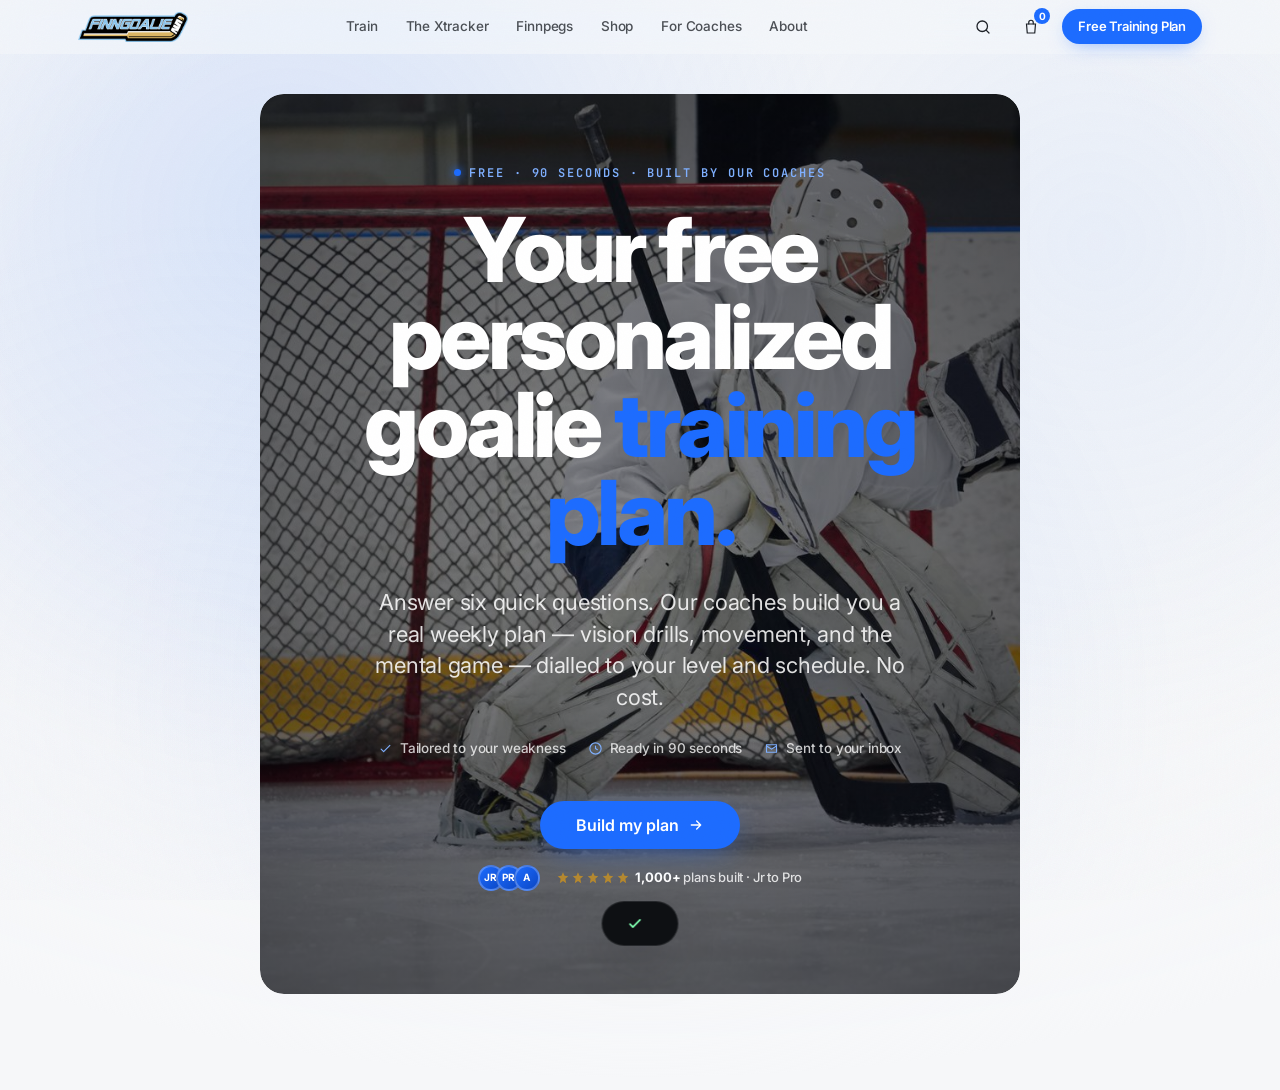
<file: plan.html>
<!DOCTYPE html>
<html lang="en">
<head>
<meta charset="UTF-8">
<meta name="viewport" content="width=device-width, initial-scale=1.0, viewport-fit=cover">
<title>Finngoalie — Your Free Personalized Goalie Training Plan</title>
<meta name="description" content="Answer six quick questions and get a free, personalized goalie training plan — built by our coaches around your level, schedule, and biggest weakness. Vision-led, crease-tested.">
<link rel="preconnect" href="https://fonts.googleapis.com">
<link rel="preconnect" href="https://fonts.gstatic.com" crossorigin>
<link href="https://fonts.googleapis.com/css2?family=Inter:wght@300;400;500;600;700;800&family=JetBrains+Mono:wght@400;500&display=swap" rel="stylesheet">
<link rel="stylesheet" href="styles.css?v=20260626a">
<style>
  /* ============================================================
     PLAN FUNNEL — page-scoped styles (compose tokens from styles.css)
     ============================================================ */

  /* funnel shell — sits below the fixed nav, centred stage */
  .funnel{position:relative;min-height:100svh;padding:calc(var(--nav-h) + 40px) 28px 96px;display:flex;flex-direction:column;align-items:center;justify-content:center;overflow:hidden;isolation:isolate}
  .funnel-veil{position:absolute;inset:0;z-index:0;pointer-events:none;background:radial-gradient(120% 80% at 50% 30%,transparent 40%,var(--paper) 86%)}
  .funnel-stage{position:relative;z-index:2;width:100%;max-width:760px;margin:0 auto}

  /* a single funnel screen — only .is-active is shown */
  .screen{display:none}
  .screen.is-active{display:block;animation:screenIn .55s var(--ease) both}
  @keyframes screenIn{from{opacity:0;transform:translateY(22px)}to{opacity:1;transform:none}}
  .screen.leaving{animation:screenOut .3s var(--ease) both}
  @keyframes screenOut{from{opacity:1;transform:none}to{opacity:0;transform:translateY(-14px)}}

  /* ---- intro hero ---- */
  /* media-backed intro: contained photo card behind the centered hero copy */
  .screen.fn-intro{position:relative;isolation:isolate;border-radius:var(--r-lg);overflow:hidden;padding:64px 40px}
  .screen.fn-intro .hero-media{border-radius:inherit}
  /* readability: force white text over the photo for the funnel-specific elements
     (the page-scoped .fn-hero rules below would otherwise win on specificity/source-order) */
  .screen.fn-intro .fn-eyebrow{color:var(--accent-up)}
  .screen.fn-intro .fn-hero h1{color:#fff}
  .screen.fn-intro .fn-hero .sub{color:rgba(255,255,255,.86)}
  .screen.fn-intro .fn-hero .meta-line{color:rgba(255,255,255,.78)}
  .screen.fn-intro .fn-hero .meta-line svg{color:var(--accent-up)}
  .screen.fn-intro .fn-trust-row{color:rgba(255,255,255,.82)}
  .screen.fn-intro .fn-trust-row .faces .f{border-color:rgba(255,255,255,.25)}
  .screen.fn-intro .fn-trust-row b{color:#fff}
  @media(max-width:560px){.screen.fn-intro{padding:48px 24px}}
  .fn-hero{text-align:center}
  .fn-eyebrow{font-family:'JetBrains Mono',monospace;font-size:12px;letter-spacing:.16em;text-transform:uppercase;color:var(--accent);font-weight:600;margin-bottom:24px;display:inline-flex;align-items:center;gap:8px}
  .fn-eyebrow .pip{width:7px;height:7px;border-radius:50%;background:var(--accent);box-shadow:0 0 8px var(--accent);animation:pulseDot 1.4s infinite}
  .fn-hero h1{font-size:var(--fz-h1);line-height:.98;font-weight:800;letter-spacing:-.04em;max-width:16ch;margin:0 auto}
  .fn-hero h1 .accent{color:var(--accent)}
  .fn-hero .sub{font-size:clamp(16px,2vw,20px);color:var(--mute);max-width:44ch;margin:26px auto 0;line-height:1.5;font-weight:400}
  .fn-hero .meta-line{display:flex;flex-wrap:wrap;gap:8px 22px;justify-content:center;margin-top:24px;font-size:13.5px;color:var(--mute-2);font-weight:500}
  .fn-hero .meta-line span{display:inline-flex;align-items:center;gap:7px}
  .fn-hero .meta-line svg{width:15px;height:15px;color:var(--accent)}
  .fn-hero .start-wrap{margin-top:42px;display:flex;flex-direction:column;align-items:center;gap:16px}
  .fn-trust-row{display:flex;align-items:center;gap:16px;font-size:13px;color:var(--mute);font-weight:500}
  .fn-trust-row .faces{display:flex}
  .fn-trust-row .faces .f{width:26px;height:26px;border-radius:50%;border:2px solid var(--paper);margin-left:-8px;background:linear-gradient(135deg,var(--accent),var(--accent-deep));display:grid;place-items:center;color:#fff;font-size:10px;font-weight:700}
  .fn-trust-row .faces .f:first-child{margin-left:0}
  .fn-trust-row .stars{display:inline-flex;gap:1px;color:var(--gold)}
  .fn-trust-row .stars svg{width:14px;height:14px}

  /* subtle ice texture behind the quiz card */
  .screen.has-bg{border-radius:var(--r-lg);padding:36px 34px}
  .screen.has-bg .bg-media{border-radius:inherit}
  @media(max-width:560px){.screen.has-bg{padding:24px 18px}}

  /* ---- quiz progress bar ---- */
  .quiz-top{display:flex;align-items:center;justify-content:space-between;margin-bottom:30px}
  .quiz-back{display:inline-flex;align-items:center;gap:7px;font-size:13.5px;font-weight:600;color:var(--mute);background:none;padding:8px 4px;transition:color var(--dur-fast) var(--ease),transform var(--dur-fast) var(--ease)}
  .quiz-back svg{width:16px;height:16px}
  .quiz-back:hover{color:var(--ink);transform:translateX(-2px)}
  .quiz-back[disabled]{opacity:0;pointer-events:none}
  .quiz-step-label{font-family:'JetBrains Mono',monospace;font-size:11px;letter-spacing:.16em;text-transform:uppercase;color:var(--mute-2);font-weight:500}
  .quiz-step-label b{color:var(--accent)}
  .progress-track{height:4px;border-radius:var(--r-pill);background:var(--paper-3);overflow:hidden;margin-bottom:46px;box-shadow:inset 0 1px 2px rgba(10,12,15,.04)}
  .progress-fill{height:100%;border-radius:var(--r-pill);background:linear-gradient(90deg,var(--accent-deep),var(--accent));width:0%;transition:width .6s var(--ease);box-shadow:0 0 12px rgba(29,108,255,.45)}

  /* ---- question block ---- */
  .q-head{text-align:center;margin-bottom:38px}
  .q-head .q-kicker{font-size:var(--fz-xs);letter-spacing:.15em;text-transform:uppercase;color:var(--accent);font-weight:600;margin-bottom:14px}
  .q-head h2{font-size:clamp(28px,4.4vw,46px);line-height:1.04;letter-spacing:-.03em;font-weight:800}
  .q-head p{font-size:15.5px;color:var(--mute);margin-top:14px;max-width:42ch;margin-left:auto;margin-right:auto}

  /* option grid */
  .opt-grid{display:grid;gap:14px}
  .opt-grid.cols-1{grid-template-columns:1fr}
  .opt-grid.cols-2{grid-template-columns:repeat(2,1fr)}
  .opt-grid.cols-3{grid-template-columns:repeat(3,1fr)}

  .opt{
    position:relative;text-align:left;background:var(--paper-2);border:1px solid var(--line);
    border-radius:var(--r);padding:22px 24px;display:flex;align-items:center;gap:18px;cursor:pointer;width:100%;
    transition:transform .4s var(--ease),box-shadow .4s var(--ease),border-color .25s var(--ease),background .25s var(--ease);
    will-change:transform;
  }
  .opt:hover{transform:translateY(-3px);box-shadow:var(--sh-2);border-color:var(--accent-line)}
  .opt:focus-visible{outline:none;border-color:var(--accent);box-shadow:0 0 0 3px var(--accent-soft)}
  .opt.selected{border-color:var(--accent);background:var(--accent-soft);box-shadow:var(--sh-2)}
  .opt .opt-ico{width:46px;height:46px;flex-shrink:0;border-radius:13px;background:var(--paper-3);border:1px solid var(--line-2);display:grid;place-items:center;color:var(--accent);transition:background .25s var(--ease),color .25s var(--ease)}
  .opt .opt-ico svg{width:23px;height:23px}
  .opt.selected .opt-ico{background:var(--accent);color:#fff;border-color:transparent}
  .opt .opt-txt{flex:1;min-width:0}
  .opt .opt-title{display:block;font-size:16px;font-weight:700;letter-spacing:-.01em;color:var(--ink)}
  .opt .opt-desc{display:block;font-size:13px;color:var(--mute);margin-top:3px;line-height:1.4}
  .opt .opt-check{width:24px;height:24px;flex-shrink:0;border-radius:50%;border:1.5px solid var(--line);display:grid;place-items:center;color:#fff;transition:.25s var(--ease)}
  .opt .opt-check svg{width:14px;height:14px;opacity:0;transform:scale(.5);transition:.25s var(--ease-spring)}
  .opt.selected .opt-check{background:var(--accent);border-color:var(--accent)}
  .opt.selected .opt-check svg{opacity:1;transform:scale(1)}
  /* compact options (age / days) — centered chips */
  .opt.compact{flex-direction:column;text-align:center;gap:10px;padding:24px 14px;align-items:center;justify-content:center}
  .opt.compact .opt-check{display:none}
  .opt.compact .opt-title{font-size:17px}
  .opt.compact .opt-desc{font-size:12px}

  /* ---- final unlock step (name + email) ---- */
  .unlock-card{background:var(--paper-2);border:1px solid var(--line);border-radius:var(--r-lg);padding:40px 36px;box-shadow:var(--sh-2)}
  .field{margin-bottom:20px}
  .field label{display:block;font-size:12px;letter-spacing:.1em;text-transform:uppercase;color:var(--mute-2);font-weight:600;margin-bottom:9px}
  .field input{
    width:100%;font-family:inherit;font-size:16px;color:var(--ink);background:var(--paper);
    border:1px solid var(--line);border-radius:var(--r-sm);padding:15px 18px;
    transition:border-color .25s var(--ease),box-shadow .25s var(--ease),background .25s var(--ease);
  }
  .field input::placeholder{color:var(--mute-2)}
  .field input:focus{outline:none;border-color:var(--accent);background:var(--paper-2);box-shadow:0 0 0 3px var(--accent-soft)}
  .field input.invalid{border-color:#d8443c;box-shadow:0 0 0 3px rgba(216,68,60,.12)}
  .field .err{font-size:12.5px;color:#d8443c;margin-top:7px;font-weight:500;display:none}
  .field .err.show{display:block}
  .unlock-assure{display:flex;align-items:center;gap:9px;font-size:12.5px;color:var(--mute);margin-top:6px;line-height:1.5}
  .unlock-assure svg{width:15px;height:15px;color:var(--accent);flex-shrink:0}

  /* ---- nav controls under a question ---- */
  .q-nav{display:flex;justify-content:center;margin-top:36px}
  .q-nav .btn[disabled]{opacity:.4;pointer-events:none;box-shadow:none}
  .auto-hint{text-align:center;font-size:12.5px;color:var(--mute-2);margin-top:20px}

  /* ---- building / loading screen ---- */
  .building{text-align:center;padding:40px 0}
  .building .ring{width:96px;height:96px;margin:0 auto 30px;position:relative}
  .building .ring svg{width:100%;height:100%;animation:spin 1.4s linear infinite}
  @keyframes spin{to{transform:rotate(360deg)}}
  .building h2{font-size:clamp(26px,4vw,40px);letter-spacing:-.03em;font-weight:800;line-height:1.05}
  .building .b-line{font-family:'JetBrains Mono',monospace;font-size:13px;color:var(--mute);margin-top:22px;letter-spacing:.02em;min-height:20px}

  /* ============================================================
     RESULT — the personalized plan
     ============================================================ */
  .result{display:none}
  .result.is-active{display:block;animation:screenIn .6s var(--ease) both}
  .result-wrap{max-width:1080px;margin:0 auto;padding:calc(var(--nav-h) + 56px) 28px 40px}

  .res-banner{
    background:linear-gradient(125deg,var(--ink),var(--ink-2));color:#fff;border-radius:var(--r-lg);
    padding:48px 46px;position:relative;overflow:hidden;text-align:center;
  }
  .res-banner::before{content:"";position:absolute;inset:0;z-index:0;opacity:.8;background:radial-gradient(120% 100% at 18% 0%,rgba(29,108,255,.34),transparent 58%)}
  .res-banner > *{position:relative;z-index:1}
  .res-banner .sent-pill{display:inline-flex;align-items:center;gap:9px;font-size:12px;letter-spacing:.1em;text-transform:uppercase;font-weight:600;color:#a9ffce;background:rgba(80,220,140,.12);border:1px solid rgba(80,220,140,.3);border-radius:var(--r-pill);padding:8px 16px;margin-bottom:24px}
  .res-banner .sent-pill svg{width:15px;height:15px}
  .res-banner h1{font-size:clamp(30px,5vw,56px);font-weight:800;letter-spacing:-.04em;line-height:1.02}
  .res-banner h1 .accent{color:var(--accent-up)}
  .res-banner .name-hi{color:var(--accent-up)}
  .res-banner .res-sub{color:rgba(255,255,255,.66);font-size:16px;margin-top:18px;max-width:50ch;margin-left:auto;margin-right:auto;line-height:1.5}

  /* your inputs chip row */
  .input-chips{display:flex;flex-wrap:wrap;gap:9px;justify-content:center;margin-top:28px}
  .input-chip{font-size:12.5px;font-weight:500;color:rgba(255,255,255,.85);background:rgba(255,255,255,.07);border:1px solid var(--line-on-dark);border-radius:var(--r-pill);padding:7px 14px;display:inline-flex;align-items:center;gap:7px}
  .input-chip b{color:#fff;font-weight:600}
  .input-chip .dot{width:5px;height:5px;border-radius:50%;background:var(--accent-up)}

  /* section heads inside result */
  .res-sec{margin-top:64px}
  .res-sec .res-sec-head{display:flex;align-items:flex-end;justify-content:space-between;gap:20px;margin-bottom:28px;flex-wrap:wrap}
  .res-sec .res-sec-head .rk{font-size:var(--fz-xs);letter-spacing:.15em;text-transform:uppercase;color:var(--accent);font-weight:600;margin-bottom:8px}
  .res-sec .res-sec-head h2{font-size:clamp(24px,3.4vw,38px);letter-spacing:-.03em;font-weight:800;line-height:1.04}
  .res-sec .res-sec-head .rn{font-size:13.5px;color:var(--mute);max-width:34ch}

  /* weekly schedule grid */
  .week-grid{display:grid;grid-template-columns:repeat(auto-fill,minmax(200px,1fr));gap:14px}
  .day-card{
    background:var(--paper-2);border:1px solid var(--line);border-radius:var(--r);padding:22px 22px;position:relative;overflow:hidden;
    transition:transform .4s var(--ease),box-shadow .4s var(--ease),border-color .25s var(--ease);
  }
  .day-card:hover{transform:translateY(-4px);box-shadow:var(--sh-2);border-color:var(--accent-line)}
  .day-card.rest{background:var(--paper);border-style:dashed}
  .day-card .d-top{display:flex;align-items:center;justify-content:space-between;margin-bottom:16px}
  .day-card .d-day{font-family:'JetBrains Mono',monospace;font-size:11px;letter-spacing:.12em;text-transform:uppercase;color:var(--mute-2);font-weight:500}
  .day-card .d-dur{font-size:11px;font-weight:600;color:var(--accent);background:var(--accent-soft);border-radius:var(--r-pill);padding:3px 10px}
  .day-card .d-title{font-size:17px;font-weight:700;letter-spacing:-.015em;line-height:1.1}
  .day-card .d-focus{font-size:13px;color:var(--mute);margin-top:8px;line-height:1.45}
  .day-card .d-tag{margin-top:16px;display:inline-flex;align-items:center;gap:6px;font-size:11px;font-weight:600;letter-spacing:.04em;text-transform:uppercase;color:var(--accent)}
  .day-card .d-tag svg{width:13px;height:13px}
  .day-card.rest .d-title{color:var(--mute)}
  .day-card.rest .d-tag{color:var(--mute-2)}

  /* atmosphere banners inside result sections (tasteful, slim) */
  .week-banner,.drill-banner{display:flex;align-items:flex-end;height:150px;border-radius:var(--r);margin-bottom:20px;box-shadow:var(--sh-1)}
  .week-banner .db-cap,.drill-banner .db-cap{padding:20px 24px;color:#fff;font-size:13.5px;font-weight:600;letter-spacing:.01em;font-family:'JetBrains Mono',monospace;text-transform:uppercase;letter-spacing:.08em}
  @media(max-width:560px){.week-banner,.drill-banner{height:120px}}

  /* drills list */
  .drill-list{display:grid;gap:14px}
  .drill{
    background:var(--paper-2);border:1px solid var(--line);border-radius:var(--r);padding:24px 26px;
    display:flex;gap:22px;align-items:flex-start;transition:transform .4s var(--ease),box-shadow .4s var(--ease),border-color .25s var(--ease);
  }
  .drill:hover{transform:translateX(4px);box-shadow:var(--sh-2);border-color:var(--accent-line)}
  .drill .d-num{font-family:'JetBrains Mono',monospace;font-size:26px;font-weight:500;color:var(--accent);line-height:1;flex-shrink:0;width:42px}
  .drill .d-body{flex:1;min-width:0}
  .drill .d-body h3{font-size:18px;font-weight:700;letter-spacing:-.015em}
  .drill .d-body p{font-size:14px;color:var(--mute);margin-top:7px;line-height:1.55}
  .drill .d-meta{display:flex;flex-wrap:wrap;gap:8px 18px;margin-top:14px;font-size:12px;font-family:'JetBrains Mono',monospace;color:var(--mute-2)}
  .drill .d-meta b{color:var(--ink-2);font-weight:500}

  /* vision module (xtracker upsell) — dark feature card */
  .vision-mod{
    background:linear-gradient(125deg,var(--ink),var(--ink-2));color:#fff;border-radius:var(--r-lg);
    padding:42px;display:grid;grid-template-columns:1.3fr 1fr;gap:40px;align-items:center;position:relative;overflow:hidden;
  }
  .vision-mod::before{content:"";position:absolute;inset:0;z-index:0;opacity:.7;background:radial-gradient(120% 90% at 80% 10%,rgba(29,108,255,.4),transparent 58%)}
  .vision-mod > *{position:relative;z-index:1}
  .vision-mod .vm-tag{font-size:11px;letter-spacing:.14em;text-transform:uppercase;color:var(--accent-up);font-weight:600;margin-bottom:14px}
  .vision-mod h3{font-size:clamp(24px,3vw,34px);font-weight:800;letter-spacing:-.025em;line-height:1.06}
  .vision-mod p{color:rgba(255,255,255,.66);font-size:15px;margin-top:16px;line-height:1.55}
  .vision-mod .vm-cta{margin-top:28px;display:flex;gap:12px;flex-wrap:wrap;align-items:center}
  .vision-mod .vm-price{font-size:14px;color:rgba(255,255,255,.55);font-family:'JetBrains Mono',monospace}
  .vision-mod .vm-art{display:flex;justify-content:center;align-items:center}
  .vision-mod .vm-art .tracker{width:min(260px,70%)}
  .vision-mod .vm-art .vm-frame{width:min(320px,90%);aspect-ratio:1/1;box-shadow:var(--sh-2)}
  .vision-mod.is-product .vm-tag{color:var(--signal)}

  /* recommended camp banner */
  .camp-rec{
    background:var(--paper-2);border:1px solid var(--line);border-radius:var(--r-lg);overflow:hidden;
    display:grid;grid-template-columns:.9fr 1.1fr;align-items:stretch;box-shadow:var(--sh-2);
  }
  .camp-rec .cr-photo{background-size:cover;background-position:center;min-height:240px;position:relative;background-image:url('assets/img/training.jpg')}
  .camp-rec .cr-photo::after{content:"";position:absolute;inset:0;background:linear-gradient(90deg,transparent,var(--paper-2))}
  .camp-rec .cr-photo .cr-badge{position:absolute;top:20px;left:20px;z-index:1;display:inline-flex;align-items:center;gap:7px;font-size:11px;letter-spacing:.1em;text-transform:uppercase;font-weight:600;color:var(--ink-2);background:rgba(246,247,249,.92);backdrop-filter:blur(8px);border-radius:var(--r-pill);padding:7px 14px}
  .camp-rec .cr-badge .pulse{width:7px;height:7px;border-radius:50%;background:var(--signal);box-shadow:0 0 0 0 rgba(255,207,107,.6);animation:pulse 2s infinite}
  .camp-rec .cr-body{padding:40px 42px}
  .camp-rec .cr-body .cr-k{font-size:var(--fz-xs);letter-spacing:.15em;text-transform:uppercase;color:var(--accent);font-weight:600;margin-bottom:12px}
  .camp-rec .cr-body h3{font-size:clamp(24px,3vw,34px);font-weight:800;letter-spacing:-.025em;line-height:1.06}
  .camp-rec .cr-body p{color:var(--mute);font-size:14.5px;margin-top:14px;line-height:1.55;max-width:42ch}
  .camp-rec .cr-stats{display:flex;gap:30px;margin-top:24px}
  .camp-rec .cr-stat .cs-n{font-size:24px;font-weight:800;letter-spacing:-.02em;line-height:1}
  .camp-rec .cr-stat .cs-n .signal{color:var(--gold)}
  .camp-rec .cr-stat .cs-l{font-size:11px;color:var(--mute-2);text-transform:uppercase;letter-spacing:.08em;margin-top:6px;font-weight:500}
  .camp-rec .cr-body .btn{margin-top:28px}

  /* next-steps CTA trio */
  .next-grid{display:grid;grid-template-columns:repeat(3,1fr);gap:16px}
  .next-card{
    background:var(--paper-2);border:1px solid var(--line);border-radius:var(--r);padding:30px 28px;
    display:flex;flex-direction:column;position:relative;overflow:hidden;
    transition:transform .5s var(--ease),box-shadow .5s var(--ease),border-color .25s var(--ease);will-change:transform;
  }
  .next-card:hover{transform:translateY(-6px);box-shadow:var(--sh-3);border-color:var(--accent-line)}
  .next-card.primary{background:var(--ink);color:#fff;border-color:transparent}
  .next-card.primary::before{content:"";position:absolute;inset:0;z-index:0;opacity:.7;background:radial-gradient(120% 90% at 20% 0%,rgba(29,108,255,.4),transparent 60%)}
  .next-card > *{position:relative;z-index:1}
  .next-card .nc-ico{width:46px;height:46px;border-radius:13px;display:grid;place-items:center;background:var(--accent-soft);border:1px solid var(--accent-line);color:var(--accent);margin-bottom:22px}
  .next-card.primary .nc-ico{background:rgba(255,255,255,.08);border-color:var(--line-on-dark);color:#fff}
  .next-card .nc-ico svg{width:23px;height:23px}
  .next-card h3{font-size:20px;font-weight:800;letter-spacing:-.02em;line-height:1.08}
  .next-card.primary h3{color:#fff}
  .next-card p{font-size:13.5px;color:var(--mute);margin-top:10px;line-height:1.5}
  .next-card.primary p{color:rgba(255,255,255,.6)}
  .next-card .nc-price{margin-top:18px;font-size:22px;font-weight:800;letter-spacing:-.02em}
  .next-card .nc-price small{font-size:.6em;color:var(--mute);font-weight:500}
  .next-card.primary .nc-price small{color:rgba(255,255,255,.5)}
  .next-card .nc-cta{margin-top:auto;padding-top:24px}
  .next-card .nc-cta .btn{width:100%;justify-content:center}

  /* book a call strip */
  .book-strip{
    margin-top:30px;background:var(--paper-2);border:1px solid var(--line);border-radius:var(--r-lg);
    padding:34px 40px;display:flex;align-items:center;justify-content:space-between;gap:30px;flex-wrap:wrap;box-shadow:var(--sh-1);
  }
  .book-strip .bs-left{display:flex;align-items:center;gap:22px}
  .book-strip .bs-ico{width:54px;height:54px;border-radius:16px;background:var(--accent-soft);border:1px solid var(--accent-line);display:grid;place-items:center;color:var(--accent);flex-shrink:0}
  .book-strip .bs-ico svg{width:26px;height:26px}
  .book-strip h3{font-size:21px;font-weight:800;letter-spacing:-.02em}
  .book-strip p{font-size:14px;color:var(--mute);margin-top:5px}
  .book-strip.booked .bs-ico{background:rgba(80,200,140,.12);border-color:rgba(80,200,140,.3);color:#34a06a}

  /* small toast */
  .toast{
    position:fixed;left:50%;bottom:26px;transform:translateX(-50%) translateY(160%);z-index:950;
    background:rgba(10,12,15,.94);backdrop-filter:blur(18px);color:#fff;border:1px solid var(--line-on-dark);
    border-radius:var(--r-pill);padding:13px 24px;font-size:14px;font-weight:500;box-shadow:var(--sh-float);
    display:flex;align-items:center;gap:10px;transition:transform .5s var(--ease-spring);max-width:90vw;
  }
  .toast.show{transform:translateX(-50%) translateY(0)}
  .toast svg{width:17px;height:17px;color:#7fffb0;flex-shrink:0}

  /* result reveal animation for child blocks */
  .res-rise{opacity:0;transform:translateY(26px);transition:opacity .8s var(--ease),transform .8s var(--ease)}
  .res-rise.in{opacity:1;transform:none}

  /* ---- responsive ---- */
  @media(max-width:760px){
    .opt-grid.cols-3{grid-template-columns:repeat(2,1fr)}
    .vision-mod{grid-template-columns:1fr;gap:28px;padding:34px 28px}
    .vision-mod .vm-art{order:-1}
    .camp-rec{grid-template-columns:1fr}
    .camp-rec .cr-photo{min-height:180px}
    .camp-rec .cr-photo::after{background:linear-gradient(transparent,var(--paper-2))}
    .next-grid{grid-template-columns:1fr}
    .result-wrap{padding-top:calc(var(--nav-h) + 36px)}
  }
  @media(max-width:480px){
    .opt-grid.cols-3,.opt-grid.cols-2{grid-template-columns:1fr}
    .opt-grid.cols-2.keep,.opt-grid.cols-3.keep{grid-template-columns:repeat(2,1fr)}
    .res-banner{padding:36px 24px}
    .camp-rec .cr-body,.unlock-card{padding:28px 24px}
    .drill{flex-direction:column;gap:12px}
    .drill .d-num{width:auto}
    .book-strip{flex-direction:column;align-items:flex-start;text-align:left}
  }
  @media(prefers-reduced-motion:reduce){
    .screen.is-active,.result.is-active,.screen.leaving{animation:none!important}
    .res-rise{opacity:1!important;transform:none!important}
    .building .ring svg{animation:none}
  }
</style>
</head>
<body id="top">

<!-- LIVING AURORA -->
<canvas class="aurora-canvas" id="aurora"></canvas>

<!-- ============================================================
     NAV  —  REUSABLE SITE-WIDE BLOCK (copied verbatim from index.html)
     ============================================================ -->
<nav class="nav" id="nav">
  <div class="wrap">
    <a class="brand" href="index.html"><img class="brand-logo" src="assets/img/logo.png" alt="Finngoalie"></a>
    <div class="navlinks">
      <a href="train.html">Train</a>
      <a href="xtracker.html">The Xtracker</a>
      <a href="finnpegs.html">Finnpegs</a>
      <a href="shop.html">Shop</a>
      <a href="coaches.html">For Coaches</a>
      <a href="about.html">About</a>
    </div>
    <div class="nav-right">
      <a class="nav-icon search-icon" href="shop.html" aria-label="Search">
        <svg viewBox="0 0 24 24" fill="none" stroke="currentColor" stroke-width="1.7"><circle cx="11" cy="11" r="7"/><path d="m20 20-3.5-3.5" stroke-linecap="round"/></svg>
      </a>
      <a class="nav-icon" href="shop.html" aria-label="Bag" data-bag-add>
        <svg viewBox="0 0 24 24" fill="none" stroke="currentColor" stroke-width="1.6"><path d="M6 8h12l-1 12H7L6 8z"/><path d="M9 8V6a3 3 0 0 1 6 0v2" stroke-linecap="round"/></svg>
        <span class="count" data-bag-count>0</span>
      </a>
      <a class="nav-cta magnetic" href="plan.html">Free Training Plan</a>
      <button class="burger" id="burger" aria-label="Menu" data-burger><span></span><span></span><span></span></button>
    </div>
  </div>
</nav>

<!-- MOBILE DRAWER (mirrors nav) -->
<div class="drawer" id="drawer">
  <a href="train.html" data-drawer-close>Train</a>
  <a href="xtracker.html" data-drawer-close>The Xtracker</a>
  <a href="finnpegs.html" data-drawer-close>Finnpegs</a>
  <a href="shop.html" data-drawer-close>Shop</a>
  <a href="coaches.html" data-drawer-close>For Coaches</a>
  <a href="about.html" data-drawer-close>About</a>
  <a class="drawer-cta" href="plan.html" data-drawer-close>Free Training Plan</a>
</div>

<!-- ============================================================
     FUNNEL  —  the quiz lives here (intro + 6 steps + building)
     ============================================================ -->
<main class="funnel" id="funnel">
  <div class="funnel-veil"></div>
  <div class="funnel-stage">

    <!-- ===== INTRO ===== -->
    <section class="screen is-active hero has-media center fn-intro" data-screen="intro">
      <div class="hero-media"><img src="assets/img/goalie-focus.jpg" alt=""></div>
      <div class="fn-hero hero-content">
        <div class="fn-eyebrow"><span class="pip"></span>Free · 90 seconds · built by our coaches</div>
        <h1>Your free personalized goalie <span class="accent">training plan.</span></h1>
        <p class="sub">Answer six quick questions. Our coaches build you a real weekly plan — vision drills, movement, and the mental game — dialled to your level and schedule. No cost.</p>
        <div class="meta-line">
          <span><svg viewBox="0 0 24 24" fill="none" stroke="currentColor" stroke-width="1.8"><path d="M5 13l4 4L19 7" stroke-linecap="round" stroke-linejoin="round"/></svg>Tailored to your weakness</span>
          <span><svg viewBox="0 0 24 24" fill="none" stroke="currentColor" stroke-width="1.8"><path d="M12 8v4l3 2" stroke-linecap="round"/><circle cx="12" cy="12" r="9"/></svg>Ready in 90 seconds</span>
          <span><svg viewBox="0 0 24 24" fill="none" stroke="currentColor" stroke-width="1.8"><path d="M20 6H4v12h16V6z"/><path d="M4 8l8 5 8-5" stroke-linecap="round"/></svg>Sent to your inbox</span>
        </div>
        <div class="start-wrap">
          <button class="btn btn-primary btn-lg magnetic" data-start>Build my plan
            <svg class="chev" width="16" height="16" viewBox="0 0 24 24" fill="none"><path d="M5 12h14M13 6l6 6-6 6" stroke="currentColor" stroke-width="2" stroke-linecap="round" stroke-linejoin="round"/></svg>
          </button>
          <div class="fn-trust-row">
            <span class="faces"><span class="f">JR</span><span class="f">PR</span><span class="f">A</span></span>
            <span><span class="stars"><svg viewBox="0 0 24 24" fill="currentColor"><path d="M12 2l2.6 6.3L21 9l-5 4.4L17.5 21 12 17.3 6.5 21 8 13.4 3 9l6.4-.7L12 2z"/></svg><svg viewBox="0 0 24 24" fill="currentColor"><path d="M12 2l2.6 6.3L21 9l-5 4.4L17.5 21 12 17.3 6.5 21 8 13.4 3 9l6.4-.7L12 2z"/></svg><svg viewBox="0 0 24 24" fill="currentColor"><path d="M12 2l2.6 6.3L21 9l-5 4.4L17.5 21 12 17.3 6.5 21 8 13.4 3 9l6.4-.7L12 2z"/></svg><svg viewBox="0 0 24 24" fill="currentColor"><path d="M12 2l2.6 6.3L21 9l-5 4.4L17.5 21 12 17.3 6.5 21 8 13.4 3 9l6.4-.7L12 2z"/></svg><svg viewBox="0 0 24 24" fill="currentColor"><path d="M12 2l2.6 6.3L21 9l-5 4.4L17.5 21 12 17.3 6.5 21 8 13.4 3 9l6.4-.7L12 2z"/></svg></span> &nbsp;<b>1,000+</b> plans built · Jr to Pro</span>
          </div>
        </div>
      </div>
    </section>

    <!-- ===== QUIZ SHELL (steps injected here) ===== -->
    <section class="screen has-bg" data-screen="quiz">
      <div class="bg-media wash"><img src="assets/img/ice-rink.jpg" alt=""></div>
      <div class="quiz-top">
        <button class="quiz-back" data-back disabled>
          <svg viewBox="0 0 24 24" fill="none" stroke="currentColor" stroke-width="2"><path d="M15 18l-6-6 6-6" stroke-linecap="round" stroke-linejoin="round"/></svg>Back
        </button>
        <span class="quiz-step-label">Step <b data-step-cur>1</b> of <span data-step-total>6</span></span>
      </div>
      <div class="progress-track"><div class="progress-fill" data-progress></div></div>
      <div data-question-mount></div>
    </section>

    <!-- ===== BUILDING ===== -->
    <section class="screen" data-screen="building">
      <div class="building">
        <div class="ring">
          <svg viewBox="0 0 50 50" fill="none">
            <circle cx="25" cy="25" r="21" stroke="rgba(29,108,255,.14)" stroke-width="4"/>
            <circle cx="25" cy="25" r="21" stroke="#1d6cff" stroke-width="4" stroke-linecap="round" stroke-dasharray="40 132"/>
          </svg>
        </div>
        <h2>Building your plan…</h2>
        <div class="b-line" data-build-line>Reading your answers</div>
      </div>
    </section>

  </div>
</main>

<!-- ============================================================
     RESULT  —  the personalized plan (rendered by JS on submit)
     ============================================================ -->
<div class="result" data-result>
  <div class="result-wrap">

    <!-- banner + your inputs -->
    <div class="res-banner res-rise">
      <div class="sent-pill"><svg viewBox="0 0 24 24" fill="none" stroke="currentColor" stroke-width="2"><path d="M5 13l4 4L19 7" stroke-linecap="round" stroke-linejoin="round"/></svg>Plan sent to <span data-sent-email>your inbox</span></div>
      <h1><span class="name-hi" data-res-name>Goalie</span>, here's your <span class="accent">personalized plan.</span></h1>
      <p class="res-sub" data-res-headline>Built around your level, your schedule, and the part of your game we're going to turn into a weapon.</p>
      <div class="input-chips" data-input-chips></div>
    </div>

    <!-- weekly schedule -->
    <div class="res-sec res-rise">
      <div class="res-sec-head">
        <div>
          <div class="rk">Your week</div>
          <h2 data-week-title>Your training week</h2>
        </div>
        <div class="rn" data-week-note></div>
      </div>
      <div class="card-photo week-banner">
        <img src="assets/img/training.jpg" alt="">
        <span class="db-cap">Built around your real week</span>
      </div>
      <div class="week-grid" data-week-grid></div>
    </div>

    <!-- focus drills -->
    <div class="res-sec res-rise">
      <div class="res-sec-head">
        <div>
          <div class="rk">Built for your weakness</div>
          <h2 data-drills-title>Your focus drills</h2>
        </div>
        <div class="rn" data-drills-note></div>
      </div>
      <div class="card-photo drill-banner">
        <img src="assets/img/goalie-save.jpg" alt="">
        <span class="db-cap">In the crease · every rep with intent</span>
      </div>
      <div class="drill-list" data-drill-list></div>
    </div>

    <!-- vision module (xtracker) -->
    <div class="res-sec res-rise" data-vision-sec>
      <div class="res-sec-head">
        <div>
          <div class="rk">Vision module</div>
          <h2 data-vision-title>Train your eyes</h2>
        </div>
      </div>
      <div class="vision-mod" data-vision-mod>
        <div>
          <div class="vm-tag" data-vm-tag>Recommended for you</div>
          <h3 data-vm-h>See the play before it happens.</h3>
          <p data-vm-p></p>
          <div class="vm-cta">
            <a class="btn btn-primary magnetic" href="shop.html" data-bag-add data-vm-cta>Add the Xtracker — $99.99
              <svg class="chev" width="16" height="16" viewBox="0 0 24 24" fill="none"><path d="M5 12h14M13 6l6 6-6 6" stroke="currentColor" stroke-width="2" stroke-linecap="round" stroke-linejoin="round"/></svg>
            </a>
            <span class="vm-price" data-vm-price>Ships in 2 days · free over $75</span>
          </div>
        </div>
        <div class="vm-art">
          <div class="product-frame vm-frame">
            <img src="assets/img/product/xtracker-5.jpg" alt="The Xtracker vision trainer">
          </div>
        </div>
      </div>
    </div>

    <!-- recommended camp -->
    <div class="res-sec res-rise">
      <div class="res-sec-head">
        <div>
          <div class="rk">Where to level up</div>
          <h2>Your recommended camp</h2>
        </div>
      </div>
      <div class="camp-rec">
        <div class="cr-photo" data-camp-photo>
          <span class="cr-badge"><span class="pulse"></span><span data-camp-badge>Filling fast</span></span>
        </div>
        <div class="cr-body">
          <div class="cr-k" data-camp-k>Best fit</div>
          <h3 data-camp-title>Pro Week</h3>
          <p data-camp-desc></p>
          <div class="cr-stats">
            <div class="cr-stat"><div class="cs-n" data-camp-price>$175</div><div class="cs-l">From</div></div>
            <div class="cr-stat"><div class="cs-n"><span class="signal" data-camp-spots>12</span></div><div class="cs-l">Spots left</div></div>
            <div class="cr-stat"><div class="cs-n" data-camp-when>June 25</div><div class="cs-l">Next dates</div></div>
          </div>
          <a class="btn btn-primary magnetic" href="train.html">Claim a spot
            <svg class="chev" width="16" height="16" viewBox="0 0 24 24" fill="none"><path d="M5 12h14M13 6l6 6-6 6" stroke="currentColor" stroke-width="2" stroke-linecap="round" stroke-linejoin="round"/></svg>
          </a>
        </div>
      </div>
    </div>

    <!-- next steps trio -->
    <div class="res-sec res-rise">
      <div class="res-sec-head">
        <div>
          <div class="rk">Your next step</div>
          <h2>Make it count.</h2>
        </div>
      </div>
      <div class="next-grid">
        <div class="next-card primary">
          <div class="nc-ico"><svg viewBox="0 0 24 24" fill="none" stroke="currentColor" stroke-width="1.6"><path d="M2 12s3.5-7 10-7 10 7 10 7-3.5 7-10 7-10-7-10-7z"/><circle cx="12" cy="12" r="3"/></svg></div>
          <h3>The Xtracker</h3>
          <p>The vision trainer that powers the eye-work in your plan. Train the read, not just the reflex.</p>
          <div class="nc-price">$99<small>.99</small></div>
          <div class="nc-cta"><a class="btn btn-primary magnetic" href="shop.html" data-bag-add>Add to bag</a></div>
        </div>
        <div class="next-card">
          <div class="nc-ico"><svg viewBox="0 0 24 24" fill="none" stroke="currentColor" stroke-width="1.6"><rect x="3" y="4" width="18" height="17" rx="2"/><path d="M16 2v4M8 2v4M3 10h18" stroke-linecap="round"/></svg></div>
          <h3>See the camps</h3>
          <p>Multi-day intensives that compress months of crease work into one immersive week.</p>
          <div class="nc-price">from $175</div>
          <div class="nc-cta"><a class="btn btn-ghost magnetic" href="train.html">See dates</a></div>
        </div>
        <div class="next-card">
          <div class="nc-ico"><svg viewBox="0 0 24 24" fill="none" stroke="currentColor" stroke-width="1.6"><circle cx="9" cy="8" r="3.2"/><path d="M3 20c0-3.3 2.7-5.5 6-5.5s6 2.2 6 5.5"/><path d="M16 5.5a3.2 3.2 0 0 1 0 6M21 20c0-2.6-1.4-4.4-3.5-5.2" stroke-linecap="round"/></svg></div>
          <h3>Join the Goalie Club</h3>
          <p>Weekly drills, early camp access, and a crew chasing the same tenth of a second. Free.</p>
          <div class="nc-price">Free</div>
          <div class="nc-cta"><a class="btn btn-ghost magnetic" href="club.html">Join free</a></div>
        </div>
      </div>
    </div>

    <!-- book a free intro call -->
    <div class="book-strip res-rise" data-book-strip>
      <div class="bs-left">
        <div class="bs-ico" data-book-ico><svg viewBox="0 0 24 24" fill="none" stroke="currentColor" stroke-width="1.6"><path d="M5 4h4l2 5-2.5 1.5a11 11 0 0 0 5 5L20 13l5 2v4a2 2 0 0 1-2 2A16 16 0 0 1 3 6a2 2 0 0 1 2-2z"/></svg></div>
        <div>
          <h3 data-book-h>Want a coach to walk you through it?</h3>
          <p data-book-p>Book a free 15-minute intro call. We'll tune the plan to you and answer anything.</p>
        </div>
      </div>
      <button class="btn btn-primary magnetic" data-book-btn>Book my free call
        <svg class="chev" width="16" height="16" viewBox="0 0 24 24" fill="none"><path d="M5 12h14M13 6l6 6-6 6" stroke="currentColor" stroke-width="2" stroke-linecap="round" stroke-linejoin="round"/></svg>
      </button>
    </div>

  </div>

  <!-- ============================================================
       FOOTER  —  REUSABLE SITE-WIDE BLOCK (copied verbatim from index.html)
       ============================================================ -->
  <footer>
    <div class="wrap">
      <div class="foot-grid">
        <div class="foot-brand">
          <a class="brand" href="index.html"><img class="brand-logo" src="assets/img/logo.png" alt="Finngoalie"></a>
          <p>Vision-led goalie training &amp; gear. Built in Nova Scotia, trusted in the crease across 50+ rinks.</p>
          <div class="foot-social">
            <a href="#" aria-label="Instagram"><svg viewBox="0 0 24 24" fill="none" stroke="currentColor" stroke-width="1.6"><rect x="3" y="3" width="18" height="18" rx="5"/><circle cx="12" cy="12" r="4"/><circle cx="17.5" cy="6.5" r="1" fill="currentColor" stroke="none"/></svg></a>
            <a href="#" aria-label="YouTube"><svg viewBox="0 0 24 24" fill="none" stroke="currentColor" stroke-width="1.6"><rect x="3" y="6" width="18" height="12" rx="3.5"/><path d="M11 9.5l4 2.5-4 2.5z" fill="currentColor" stroke="none"/></svg></a>
            <a href="#" aria-label="TikTok"><svg viewBox="0 0 24 24" fill="currentColor"><path d="M14 3c.3 2.3 1.8 3.9 4 4.2v2.7c-1.5 0-2.9-.4-4-1.1v5.7a5.3 5.3 0 1 1-5.3-5.3c.3 0 .5 0 .8.1v2.8a2.6 2.6 0 1 0 1.8 2.4V3H14z"/></svg></a>
            <a href="#" aria-label="X"><svg viewBox="0 0 24 24" fill="currentColor"><path d="M4 4h3.5l4 5.6L16 4h3l-6 7.8L20 20h-3.5l-4.3-6L7 20H4l6.3-8.2z"/></svg></a>
          </div>
        </div>
        <div class="foot-col"><h5>Train</h5><a href="train.html">Private</a><a href="train.html">Camps</a><a href="train.html">Weekly</a><a href="train.html">Pro</a></div>
        <div class="foot-col"><h5>Shop</h5><a href="xtracker.html">The Xtracker</a><a href="finnpegs.html">Finnpegs</a><a href="shop.html">Pro Shop</a><a href="shop.html">Bundles</a></div>
        <div class="foot-col"><h5>Company</h5><a href="about.html">About</a><a href="coaches.html">For Coaches</a><a href="shop.html">Reviews</a><a href="about.html">Contact</a></div>
        <div class="foot-col free"><h5>Free Tools</h5><a href="plan.html">Training Plan</a><a href="vision-test.html">Vision Test</a><a href="club.html">Goalie Club</a></div>
      </div>
      <div class="foot-bottom">
        <span>© 2026 Finngoalie. All rights reserved.</span>
        <span class="mono">DESIGNED FOR THE CREASE · NS · CA</span>
      </div>
    </div>
  </footer>
</div>

<!-- TOAST -->
<div class="toast" data-toast><svg viewBox="0 0 24 24" fill="none" stroke="currentColor" stroke-width="2.4"><path d="M5 13l4 4L19 7" stroke-linecap="round" stroke-linejoin="round"/></svg><span data-toast-msg></span></div>

<script src="app.js?v=20260626a"></script>

<!-- ============================================================
     FUNNEL LOGIC  —  question model + rules engine + render
     ============================================================ -->
<script>
(function(){
  "use strict";

  var RM = window.matchMedia && window.matchMedia('(prefers-reduced-motion: reduce)').matches;

  /* ---------- icon helpers (small inline SVGs) ---------- */
  function ic(path, opts){
    opts = opts || {};
    return '<svg viewBox="0 0 24 24" fill="'+(opts.fill||'none')+'" stroke="'+(opts.stroke||'currentColor')+'" stroke-width="'+(opts.sw||1.7)+'" stroke-linecap="round" stroke-linejoin="round">'+path+'</svg>';
  }
  var ICONS = {
    house:    ic('<path d="M3 11l9-7 9 7"/><path d="M5 10v10h14V10"/>'),
    compete:  ic('<path d="M6 3h12l-1 6a5 5 0 0 1-10 0L6 3z"/><path d="M9 21h6M12 14v7"/>'),
    aaa:      ic('<path d="M12 2l2.6 6.3L21 9l-5 4.4L17.5 21 12 17.3 6.5 21 8 13.4 3 9l6.4-.7L12 2z"/>'),
    junior:   ic('<path d="M12 2l3 5 5 1-3.5 4 1 5.5L12 19l-5.5 2.5 1-5.5L4 12l5-1 3-5z"/>'),
    adult:    ic('<circle cx="12" cy="7" r="3.4"/><path d="M5 21c0-4 3-6.5 7-6.5s7 2.5 7 6.5"/>'),
    eye:      ic('<path d="M2 12s3.5-7 10-7 10 7 10 7-3.5 7-10 7-10-7-10-7z"/><circle cx="12" cy="12" r="3"/>'),
    rebound:  ic('<path d="M12 3v6M12 21a6 6 0 0 0 6-6c0-3-2-5-6-9-4 4-6 6-6 9a6 6 0 0 0 6 6z"/>'),
    lateral:  ic('<path d="M3 12h18M7 8l-4 4 4 4M17 8l4 4-4 4"/>'),
    angle:    ic('<path d="M4 20V4M4 20h16M4 12l16-8"/>'),
    mind:     ic('<path d="M9 3a6 6 0 0 0-2 11.7V18a2 2 0 0 0 2 2h0M15 3a6 6 0 0 1 2 11.7V18a2 2 0 0 1-2 2h0M9 21h6"/>'),
    age:      ic('<circle cx="12" cy="12" r="9"/><path d="M12 7v5l3 2"/>'),
    cal:      ic('<rect x="3" y="4" width="18" height="17" rx="2"/><path d="M16 2v4M8 2v4M3 10h18"/>'),
    flame:    ic('<path d="M12 3c0 4-5 5-5 10a5 5 0 0 0 10 0c0-2-1.5-3-2.5-4.5C13 6 12 5 12 3z"/>'),
    team:     ic('<circle cx="9" cy="8" r="3"/><path d="M3 20c0-3 2.5-5 6-5s6 2 6 5"/><path d="M16 5a3 3 0 0 1 0 6"/>'),
    starter:  ic('<path d="M5 21V8l7-5 7 5v13M9 21v-6h6v6"/>'),
    recruit:  ic('<path d="M22 10L12 4 2 10l10 6 10-6z"/><path d="M6 12v5c0 1 3 3 6 3s6-2 6-3v-5"/>'),
    improve:  ic('<path d="M3 17l6-6 4 4 7-8"/><path d="M14 7h7v7"/>'),
    check:    ic('<path d="M5 13l4 4L19 7"/>', {sw:2.2})
  };

  /* ============================================================
     QUESTION MODEL  (6 steps)
     ============================================================ */
  var QUESTIONS = [
    {
      key:'level', kicker:'Your level',
      q:'What level do you play?', sub:'So we set the right intensity and standard.',
      cols:1,
      opts:[
        {v:'house',  t:'House league',          d:'Recreational, building fundamentals',          ico:ICONS.house},
        {v:'comp',   t:'Competitive',           d:'Travel / select / rep team',                   ico:ICONS.compete},
        {v:'aaa',    t:'AAA',                    d:'Top-tier minor hockey',                        ico:ICONS.aaa},
        {v:'junior', t:'Junior+',               d:'Junior, prep, college-track',                  ico:ICONS.junior},
        {v:'adult',  t:'Adult rec',             d:'Beer league / pickup, still chasing the edge', ico:ICONS.adult}
      ]
    },
    {
      key:'age', kicker:'Your age', q:'What age band are you in?',
      sub:'We scale volume and recovery to your stage.',
      cols:3, compact:true,
      opts:[
        {v:'u9', t:'U9',  d:'8 & under'}, {v:'u11', t:'U11', d:'9–10'},
        {v:'u13', t:'U13', d:'11–12'},    {v:'u15', t:'U15', d:'13–14'},
        {v:'u18', t:'U18', d:'15–17'},    {v:'adult', t:'Adult', d:'18+'}
      ]
    },
    {
      key:'weakness', kicker:'Your focus', q:"What's your biggest weakness right now?",
      sub:"Be honest — this is the part we'll turn into a weapon.",
      cols:1,
      opts:[
        {v:'tracking',    t:'Puck tracking & vision', d:'You lose the puck through traffic and screens',   ico:ICONS.eye},
        {v:'rebound',     t:'Rebound control',        d:'Pucks bounce out into danger after the save',     ico:ICONS.rebound},
        {v:'lateral',     t:'Lateral movement',       d:'Slow post-to-post, beaten on cross-ice plays',    ico:ICONS.lateral},
        {v:'positioning', t:'Positioning & angles',   d:'Caught out of position, giving up too much net',  ico:ICONS.angle},
        {v:'mental',      t:'Mental game',            d:'Rattled by goals, inconsistent night to night',   ico:ICONS.mind}
      ]
    },
    {
      key:'days', kicker:'Your schedule', q:'How many days a week can you train?',
      sub:'Off-ice counts — we build around your real week.',
      cols:2, compact:true,
      opts:[
        {v:'1', t:'1 day',  d:'One focused session', ico:ICONS.cal},
        {v:'2', t:'2 days', d:'A steady rhythm',     ico:ICONS.cal},
        {v:'3', t:'3 days', d:'Real momentum',       ico:ICONS.cal},
        {v:'4', t:'4+ days', d:"All-in, let's go",    ico:ICONS.flame}
      ]
    },
    {
      key:'goal', kicker:'Your goal', q:"What's the goal this season?",
      sub:'Everything in the plan points at this.',
      cols:1,
      opts:[
        {v:'team',     t:'Make the team',        d:'Earn a roster spot at tryouts',          ico:ICONS.team},
        {v:'starter',  t:'Win the starter job',  d:'Become the #1 goalie',                   ico:ICONS.starter},
        {v:'recruit',  t:'Get recruited',        d:'Junior, prep, or college exposure',      ico:ICONS.recruit},
        {v:'improve',  t:'Just improve',         d:'Get measurably better, love the game',   ico:ICONS.improve}
      ]
    },
    { key:'unlock', kicker:'Almost there', q:'Where should we send your plan?',
      sub:'Your full plan unlocks on the next screen — and lands in your inbox.', unlock:true }
  ];

  /* ============================================================
     STATE
     ============================================================ */
  var answers = { level:null, age:null, weakness:null, days:null, goal:null, name:'', email:'' };
  var stepIndex = 0;                  // 0..5
  var capturedEmail = null;           // demo "store" — the captured lead

  /* ---------- element refs ---------- */
  var screens = {};
  document.querySelectorAll('[data-screen]').forEach(function(s){ screens[s.getAttribute('data-screen')] = s; });
  var qMount     = document.querySelector('[data-question-mount]');
  var backBtn    = document.querySelector('[data-back]');
  var progressEl = document.querySelector('[data-progress]');
  var stepCurEl  = document.querySelector('[data-step-cur]');
  var stepTotEl  = document.querySelector('[data-step-total]');
  var resultEl   = document.querySelector('[data-result]');
  var toastEl    = document.querySelector('[data-toast]');
  var toastMsg   = document.querySelector('[data-toast-msg]');
  if(stepTotEl) stepTotEl.textContent = QUESTIONS.length;

  /* ---------- screen switching ---------- */
  function showScreen(name){
    Object.keys(screens).forEach(function(k){ screens[k].classList.toggle('is-active', k === name); });
    window.scrollTo({ top:0, behavior: RM ? 'auto' : 'smooth' });
  }

  /* ---------- label maps (for chips + copy) ---------- */
  var LBL = {
    level:{house:'House league',comp:'Competitive',aaa:'AAA',junior:'Junior+',adult:'Adult rec'},
    age:{u9:'U9',u11:'U11',u13:'U13',u15:'U15',u18:'U18',adult:'Adult'},
    weakness:{tracking:'Puck tracking',rebound:'Rebound control',lateral:'Lateral movement',positioning:'Positioning & angles',mental:'Mental game'},
    days:{'1':'1 day/wk','2':'2 days/wk','3':'3 days/wk','4':'4+ days/wk'},
    goal:{team:'Make the team',starter:'Win the starter job',recruit:'Get recruited',improve:'Just improve'}
  };

  /* ============================================================
     RENDER A QUESTION
     ============================================================ */
  function renderStep(){
    var Q = QUESTIONS[stepIndex];
    backBtn.disabled = stepIndex === 0;
    stepCurEl.textContent = stepIndex + 1;
    progressEl.style.width = ((stepIndex) / QUESTIONS.length * 100) + '%';

    var html = '<div class="q-head"><div class="q-kicker">'+Q.kicker+'</div><h2>'+Q.q+'</h2>'+(Q.sub?'<p>'+Q.sub+'</p>':'')+'</div>';

    if(Q.unlock){
      html += renderUnlock();
    } else {
      var gridCls = 'opt-grid cols-' + (Q.cols||1) + (Q.compact && Q.cols>1 ? ' keep' : '');
      html += '<div class="'+gridCls+'">';
      Q.opts.forEach(function(o){
        var sel = answers[Q.key] === o.v ? ' selected' : '';
        if(Q.compact){
          html += '<button class="opt compact'+sel+'" data-opt="'+o.v+'" type="button">'+
                    (o.ico?'<span class="opt-ico">'+o.ico+'</span>':'')+
                    '<span class="opt-txt"><span class="opt-title">'+o.t+'</span>'+(o.d?'<span class="opt-desc">'+o.d+'</span>':'')+'</span>'+
                  '</button>';
        } else {
          html += '<button class="opt'+sel+'" data-opt="'+o.v+'" type="button">'+
                    '<span class="opt-ico">'+o.ico+'</span>'+
                    '<span class="opt-txt"><span class="opt-title">'+o.t+'</span><span class="opt-desc">'+o.d+'</span></span>'+
                    '<span class="opt-check">'+ICONS.check+'</span>'+
                  '</button>';
        }
      });
      html += '</div><div class="auto-hint">Pick one to continue — or use the arrow keys.</div>';
    }
    qMount.innerHTML = html;
    wireStep(Q);
  }

  function renderUnlock(){
    return ''+
      '<div class="unlock-card">'+
        '<div class="field">'+
          '<label for="fn-name">Your name</label>'+
          '<input id="fn-name" type="text" autocomplete="given-name" placeholder="e.g. Alex" value="'+escapeAttr(answers.name)+'">'+
          '<div class="err" data-err="name">Tell us your name so we can address your plan.</div>'+
        '</div>'+
        '<div class="field">'+
          '<label for="fn-email">Email</label>'+
          '<input id="fn-email" type="email" inputmode="email" autocomplete="email" placeholder="you@email.com" value="'+escapeAttr(answers.email)+'">'+
          '<div class="err" data-err="email">Enter a valid email so we can send your plan.</div>'+
        '</div>'+
        '<div class="q-nav"><button class="btn btn-primary btn-lg magnetic" data-unlock type="button" style="width:100%;justify-content:center">Unlock my plan'+
          '<svg class="chev" width="16" height="16" viewBox="0 0 24 24" fill="none"><path d="M5 12h14M13 6l6 6-6 6" stroke="currentColor" stroke-width="2" stroke-linecap="round" stroke-linejoin="round"/></svg>'+
        '</button></div>'+
        '<div class="unlock-assure"><svg viewBox="0 0 24 24" fill="none" stroke="currentColor" stroke-width="1.7"><rect x="4" y="10" width="16" height="10" rx="2"/><path d="M8 10V7a4 4 0 0 1 8 0v3"/></svg>No spam, ever. Your plan only — unsubscribe in one click.</div>'+
      '</div>';
  }

  function escapeAttr(s){ return String(s||'').replace(/"/g,'&quot;').replace(/</g,'&lt;'); }

  /* ---------- wiring for the current step ---------- */
  function wireStep(Q){
    if(Q.unlock){
      var unlockBtn = qMount.querySelector('[data-unlock]');
      var nameI = qMount.querySelector('#fn-name');
      var emailI = qMount.querySelector('#fn-email');
      [nameI,emailI].forEach(function(inp){
        if(!inp) return;
        inp.addEventListener('input', function(){ inp.classList.remove('invalid'); var e=inp.closest('.field').querySelector('.err'); if(e) e.classList.remove('show'); });
        inp.addEventListener('keydown', function(e){ if(e.key==='Enter'){ e.preventDefault(); submitUnlock(); } });
      });
      unlockBtn.addEventListener('click', submitUnlock);
      if(nameI) setTimeout(function(){ nameI.focus(); }, 360);
      return;
    }
    // option buttons — select + auto-advance
    var opts = qMount.querySelectorAll('[data-opt]');
    opts.forEach(function(btn){
      btn.addEventListener('click', function(){
        opts.forEach(function(b){ b.classList.remove('selected'); });
        btn.classList.add('selected');
        answers[Q.key] = btn.getAttribute('data-opt');
        setTimeout(next, 260);   // brief beat so the selection is felt
      });
    });
    // keyboard: 1-9 to pick, arrows to move focus, enter to confirm focused
    var focusIdx = -1;
    // pre-focus the already-selected option if any
    opts.forEach(function(b,i){ if(b.classList.contains('selected')) focusIdx=i; });
    qMount.tabIndex = -1; qMount.focus();
    function keyHandler(e){
      if(!screens.quiz.classList.contains('is-active')) return;
      if(e.key >= '1' && e.key <= String(opts.length)){ var i=parseInt(e.key,10)-1; if(opts[i]) opts[i].click(); }
      else if(e.key==='ArrowDown'||e.key==='ArrowRight'){ e.preventDefault(); focusIdx=Math.min(opts.length-1,focusIdx+1); opts[focusIdx].focus(); }
      else if(e.key==='ArrowUp'||e.key==='ArrowLeft'){ e.preventDefault(); focusIdx=Math.max(0,focusIdx-1); opts[focusIdx].focus(); }
    }
    // attach once per step; cleaned up by replacing qMount.innerHTML next render
    document.addEventListener('keydown', keyHandler);
    qMount._cleanup = function(){ document.removeEventListener('keydown', keyHandler); };
  }

  function clearStepKeys(){ if(qMount._cleanup){ qMount._cleanup(); qMount._cleanup=null; } }

  /* ---------- step navigation ---------- */
  function next(){
    clearStepKeys();
    if(stepIndex < QUESTIONS.length - 1){
      stepIndex++;
      renderStep();
    }
  }
  function back(){
    clearStepKeys();
    if(stepIndex > 0){ stepIndex--; renderStep(); }
  }
  backBtn.addEventListener('click', back);

  /* ---------- start ---------- */
  document.querySelectorAll('[data-start]').forEach(function(b){
    b.addEventListener('click', function(){
      showScreen('quiz');
      stepIndex = 0;
      renderStep();
    });
  });

  /* ---------- unlock (validate, capture, build) ---------- */
  function submitUnlock(){
    var nameI = qMount.querySelector('#fn-name');
    var emailI = qMount.querySelector('#fn-email');
    var ok = true;
    var name = (nameI.value||'').trim();
    var email = (emailI.value||'').trim();
    if(name.length < 1){ fieldErr(nameI,true); ok=false; }
    if(!/^[^\s@]+@[^\s@]+\.[^\s@]+$/.test(email)){ fieldErr(emailI,true); ok=false; }
    if(!ok) return;

    answers.name = name; answers.email = email;
    capturedEmail = email;                 // DEMO: "stored" lead
    progressEl.style.width = '100%';
    clearStepKeys();
    runBuild();
  }
  function fieldErr(inp, on){
    inp.classList.toggle('invalid', on);
    var e = inp.closest('.field').querySelector('.err');
    if(e) e.classList.toggle('show', on);
  }

  /* ---------- building animation, then result ---------- */
  function runBuild(){
    showScreen('building');
    var lines = [
      'Reading your answers',
      'Mapping drills to '+(LBL.weakness[answers.weakness]||'your focus').toLowerCase(),
      'Scheduling '+ (LBL.days[answers.days]||'your week'),
      'Matching the right camp',
      'Locking in your plan'
    ];
    var lineEl = document.querySelector('[data-build-line]');
    if(RM){
      // no theatrics under reduced motion — go straight there
      buildAndShowResult();
      return;
    }
    var i = 0;
    lineEl.textContent = lines[0];
    var iv = setInterval(function(){
      i++;
      if(i < lines.length){ lineEl.textContent = lines[i]; }
      else { clearInterval(iv); buildAndShowResult(); }
    }, 480);
  }

  /* ============================================================
     RULES ENGINE  —  turns answers into a real plan
     ============================================================ */

  // 1) Weekly minutes & whether on-ice is realistic, by level/age
  function sessionLength(){
    var young = (answers.age==='u9'||answers.age==='u11');
    if(young) return 30;
    if(answers.age==='u13') return 40;
    if(answers.level==='junior'||answers.level==='aaa') return 60;
    return 50;
  }

  // 2) Drill library, keyed by weakness — each returns 3-4 ordered drills
  var DRILLS = {
    tracking:[
      {h:'Xtracker reactive read (LED chase)', p:'Stand square, follow the lit target with your eyes only — head still, body quiet. Builds the early read that beats screens.', sets:'4 × 45s', focus:'Vision'},
      {h:'Two-puck tracking', p:'A partner alternates two pucks low-to-high. Call the puck out loud before it arrives — train commitment to the read.', sets:'3 × 10', focus:'Tracking'},
      {h:'Screen recovery', p:'Take shots through a stationary screen. Find the puck around the body, not over it. Re-locate fast after every release.', sets:'15 shots', focus:'Traffic'},
      {h:'Off-ice quiet-eye reps', p:'Tennis-ball wall throws: catch with the last 1/3 of vision locked. Trains the same fixation the Xtracker drills on ice.', sets:'5 min', focus:'Off-ice'}
    ],
    rebound:[
      {h:'Controlled-chest seals', p:'Absorb shots into the chest and smother — no kick-outs. Then re-set. Quiet hands, soft hands.', sets:'20 shots', focus:'Control'},
      {h:'Steer-to-corner reps', p:'Deliberately direct every rebound to the corner or into your body. Pick a target before the shot lands.', sets:'4 × 8', focus:'Direction'},
      {h:'Second-save scramble', p:'Shooter fires, you give a rebound on purpose, then recover for the second shot. Trains the chaos after the first stop.', sets:'3 × 6', focus:'Recovery'},
      {h:'Stick-blade angle work', p:'Off-ice: set the blade flat on the ice and practice cushioning. Rebound control starts with a calm bottom hand.', sets:'5 min', focus:'Off-ice'}
    ],
    lateral:[
      {h:'Post-to-post push timing', p:'Explode post-to-post on the pass, arrive set and square — not still gliding. Beat the puck to the spot.', sets:'4 × 8', focus:'Push'},
      {h:'T-push & butterfly slide', p:'Drive off the inside edge, seal the far post. Control the slide — stop on the puck, not past it.', sets:'3 × 10', focus:'Slide'},
      {h:'Royal-road reads', p:'React to cross-ice passes through the slot. Stay patient, then move with conviction. Don\'t over-commit early.', sets:'15 reps', focus:'Reaction'},
      {h:'Off-ice lateral bounds', p:'Skater bounds + lateral band walks. Build the explosive first step that wins cross-crease plays.', sets:'4 × 30s', focus:'Off-ice'}
    ],
    positioning:[
      {h:'Angle & depth ladders', p:'Walk your depth on the puck — top of crease vs deep. Square to the puck, cut the shooter\'s net in half.', sets:'4 × 6', focus:'Angles'},
      {h:'Post integration', p:'Reverse-VH and overlap reps. Take away the short side without losing the back door.', sets:'3 × 8', focus:'Posts'},
      {h:'Tracking your edges', p:'Shadow the puck around the zone keeping your feet pointed at it. Position is a habit, not a guess.', sets:'5 min', focus:'Footwork'},
      {h:'Video positioning review', p:'Pause your own game film at the release. Where were you? Build the mental map that makes angles automatic.', sets:'10 min', focus:'Film'}
    ],
    mental:[
      {h:'Reset routine', p:'Build a 3-second reset after every goal: breath, glove tap, eyes up. Same routine, every time — it owns the moment.', sets:'every rep', focus:'Reset'},
      {h:'Quiet-eye + breathing', p:'Box breathing before each shot (4-in, 4-hold, 4-out). Lower the heart rate, sharpen the read. Calm sees more.', sets:'5 min', focus:'Calm'},
      {h:'Pressure shots', p:'Have a coach call the score — "down 1, 30 left." Train the save that matters under the weight of the moment.', sets:'3 × 10', focus:'Pressure'},
      {h:'One-save mantra', p:'Pick a cue word ("next") and a process goal for each session. Detach from outcome, attach to the read.', sets:'daily', focus:'Mindset'}
    ]
  };

  // 3) Recommend the right camp from age + level
  function recommendCamp(){
    var L = answers.level, A = answers.age;
    var young = (A==='u9'||A==='u11'||A==='u13');
    if(L==='junior' || L==='aaa' || A==='u18'){
      return { k:'Best fit · elite track', title:'Pro Week', price:'$175', spots:'12', when:'June 25', badge:'Filling fast',
        desc:'Five days of elite crease development with the full Finngoalie staff. Xtracker vision blocks every morning, live reads every afternoon — built for goalies chasing the next level.',
        photo:'assets/img/goalie-action.jpg' };
    }
    if(young){
      return { k:'Best fit · foundations', title:'Foundational Camp', price:'$149', spots:'18', when:'July 8', badge:'New dates',
        desc:'A confidence-first camp for younger goalies — clean fundamentals, vision basics, and a ton of pucks in a setting built to make the position fun.',
        photo:'assets/img/youth.jpg' };
    }
    if(L==='comp'){
      return { k:'Best fit · development', title:'Competitive Camp', price:'$165', spots:'14', when:'July 2', badge:'Filling fast',
        desc:'Four days that sharpen the rep player — tracking, rebound control, and lateral speed under game-paced pressure. The jump-up camp.',
        photo:'assets/img/training.jpg' };
    }
    // adult rec
    return { k:'Best fit · adult', title:'Adult Skills Weekend', price:'$135', spots:'10', when:'July 12', badge:'Limited spots',
      desc:'A two-day weekend built for adult goalies — refine your angles, fix the rebounds that cost you, and walk away with a plan you can actually keep.',
      photo:'assets/img/ice-rink.jpg' };
  }

  // 4) Build the weekly schedule mapped to days/week + the weakness focus
  var DAY_NAMES = ['Mon','Tue','Wed','Thu','Fri','Sat','Sun'];
  function buildWeek(){
    var dpw = parseInt(answers.days,10);          // 1,2,3,4 (4 = 4+)
    var len = sessionLength();
    var W = (LBL.weakness[answers.weakness]||'focus');
    var focusDrill = DRILLS[answers.weakness];

    // training-day templates, in priority order — we slot the first N
    var templates = [
      { title:'Vision & focus block', focus:'Xtracker + '+W.toLowerCase()+' work — the core of your plan.', tag:'On-ice', primary:true },
      { title:'Movement & '+W.toLowerCase(), focus:'Footwork, slides, and live reads tuned to your weakness.', tag:'On-ice' },
      { title:'Off-ice vision + recovery', focus:'Quiet-eye reps, mobility, and the mental routine. Low load, high payoff.', tag:'Off-ice' },
      { title:'Game-pace integration', focus:'Bring every piece together under pressure. Compete reps.', tag:'On-ice' }
    ];
    var picks = templates.slice(0, Math.min(dpw, 4));

    // spread the picked days across the week (avoid clustering)
    var spread = { 1:[2], 2:[1,4], 3:[1,3,5], 4:[0,2,4,6] };
    var slots = spread[dpw] || [1,3,5];

    var week = [];
    for(var d=0; d<7; d++){
      var slotPos = slots.indexOf(d);
      if(slotPos > -1 && picks[slotPos]){
        var tpl = picks[slotPos];
        week.push({ day:DAY_NAMES[d], rest:false, title:tpl.title, focus:tpl.focus, tag:tpl.tag, dur:len+' min', primary:tpl.primary });
      } else {
        week.push({ day:DAY_NAMES[d], rest:true, title:(d===6?'Full rest':'Active recovery'), focus:(d===6?'Sleep, fuel, reset. Recovery is training.':'Light mobility, walk, or a few quiet-eye reps if you feel fresh.'), tag:'Rest' });
      }
    }
    return { week:week, dpw:dpw, len:len };
  }

  // 5) Vision-module copy — Xtracker is the hero recommendation when weakness=tracking
  function visionModule(){
    var trackingFocused = (answers.weakness==='tracking');
    if(trackingFocused){
      return {
        product:true,
        tag:'Recommended for your weakness',
        h:'Your weakness is vision. This is the fix.',
        p:'You told us puck tracking is the gap. The Xtracker is the exact tool the vision drills in your plan are built around — reactive LED reads that teach your eyes to find the puck early, even through traffic. It is the single fastest lever on your plan.',
        cta:'Add the Xtracker — $99.99'
      };
    }
    return {
      product:false,
      tag:'Every plan trains vision',
      h:'Goaltending is a vision sport.',
      p:'Even with '+ (LBL.weakness[answers.weakness]||'your focus').toLowerCase() +' as your priority, the eyes lead the save. The Xtracker bolts a daily vision block onto your plan — 10 minutes that sharpen the read behind every technique you train.',
      cta:'See the Xtracker — $99.99'
    };
  }

  // 6) A headline that reflects their goal
  function goalHeadline(){
    var name = answers.name || 'Goalie';
    var map = {
      team:    'Here is the plan that earns you a roster spot — built around your '+(LBL.weakness[answers.weakness]||'focus').toLowerCase()+'.',
      starter: 'This is how you take the crease and keep it. Every block points at the starter job.',
      recruit: 'Recruiters watch for early reads and calm rebounds. This plan builds exactly that.',
      improve: 'Real, measurable progress — built around your level, your schedule, and your '+(LBL.weakness[answers.weakness]||'focus').toLowerCase()+'.'
    };
    return map[answers.goal] || map.improve;
  }

  /* ============================================================
     RENDER THE RESULT
     ============================================================ */
  function buildAndShowResult(){
    var weekData = buildWeek();
    var camp = recommendCamp();
    var vm = visionModule();
    var drills = DRILLS[answers.weakness] || DRILLS.tracking;

    // ---- banner ----
    document.querySelector('[data-sent-email]').textContent = answers.email;
    document.querySelector('[data-res-name]').textContent = answers.name;
    document.querySelector('[data-res-headline]').textContent = goalHeadline();

    // ---- input chips ----
    var chips = [
      {l:'Level', v:LBL.level[answers.level]},
      {l:'Age', v:LBL.age[answers.age]},
      {l:'Focus', v:LBL.weakness[answers.weakness]},
      {l:'Schedule', v:LBL.days[answers.days]},
      {l:'Goal', v:LBL.goal[answers.goal]}
    ];
    document.querySelector('[data-input-chips]').innerHTML = chips.map(function(c){
      return '<span class="input-chip"><span class="dot"></span>'+c.l+' · <b>'+c.v+'</b></span>';
    }).join('');

    // ---- week ----
    document.querySelector('[data-week-title]').textContent = weekData.dpw+(weekData.dpw>=4?'+':'')+'-day training week';
    document.querySelector('[data-week-note]').textContent = 'Sessions ~'+weekData.len+' min. Recovery days are part of the plan — not a break from it.';
    document.querySelector('[data-week-grid]').innerHTML = weekData.week.map(function(d){
      return '<div class="day-card'+(d.rest?' rest':'')+'">'+
        '<div class="d-top"><span class="d-day">'+d.day+'</span>'+(d.dur?'<span class="d-dur">'+d.dur+'</span>':'')+'</div>'+
        '<div class="d-title">'+d.title+'</div>'+
        '<div class="d-focus">'+d.focus+'</div>'+
        '<div class="d-tag">'+(d.rest
          ? '<svg viewBox="0 0 24 24" fill="none" stroke="currentColor" stroke-width="1.8"><path d="M12 3a9 9 0 1 0 9 9c-4 0-9-2-9-9z" stroke-linecap="round" stroke-linejoin="round"/></svg>'
          : '<svg viewBox="0 0 24 24" fill="none" stroke="currentColor" stroke-width="1.8"><path d="M13 2L3 14h7l-1 8 10-12h-7l1-8z" stroke-linecap="round" stroke-linejoin="round"/></svg>')+
          d.tag+'</div>'+
      '</div>';
    }).join('');

    // ---- drills ----
    document.querySelector('[data-drills-title]').textContent = 'Your '+(LBL.weakness[answers.weakness]||'focus').toLowerCase()+' drills';
    document.querySelector('[data-drills-note]').textContent = 'Run these on your on-ice days, in order. Quality over volume — every rep with intent.';
    document.querySelector('[data-drill-list]').innerHTML = drills.map(function(dr,i){
      return '<div class="drill">'+
        '<div class="d-num">'+(i+1<10?'0'+(i+1):(i+1))+'</div>'+
        '<div class="d-body"><h3>'+dr.h+'</h3><p>'+dr.p+'</p>'+
          '<div class="d-meta"><span>Volume · <b>'+dr.sets+'</b></span><span>Focus · <b>'+dr.focus+'</b></span></div>'+
        '</div>'+
      '</div>';
    }).join('');

    // ---- vision module ----
    var vmod = document.querySelector('[data-vision-mod]');
    vmod.classList.toggle('is-product', vm.product);
    document.querySelector('[data-vm-tag]').textContent = vm.tag;
    document.querySelector('[data-vm-h]').textContent = vm.h;
    document.querySelector('[data-vm-p]').textContent = vm.p;
    document.querySelector('[data-vm-cta]').firstChild.textContent = vm.cta + ' ';
    document.querySelector('[data-vision-title]').textContent = vm.product ? 'The fix for your weakness' : 'Train your eyes';

    // ---- camp ----
    var photoEl = document.querySelector('[data-camp-photo]');
    photoEl.style.backgroundImage = "url('"+camp.photo+"')";
    document.querySelector('[data-camp-k]').textContent = camp.k;
    document.querySelector('[data-camp-title]').textContent = camp.title;
    document.querySelector('[data-camp-desc]').textContent = camp.desc;
    document.querySelector('[data-camp-price]').textContent = camp.price;
    document.querySelector('[data-camp-spots]').textContent = camp.spots;
    document.querySelector('[data-camp-when]').textContent = camp.when;
    document.querySelector('[data-camp-badge]').textContent = camp.badge;

    // ---- book strip personalization ----
    document.querySelector('[data-book-h]').textContent = 'Want a coach to tune this for '+answers.name+'?';

    // mount tracker SVG into result (app.js already ran; mount manually)
    mountTracker();

    // show result
    showScreen(''); // deactivate all funnel screens
    Object.keys(screens).forEach(function(k){ screens[k].classList.remove('is-active'); });
    screens['building'].classList.remove('is-active');
    document.getElementById('funnel').style.display = 'none';
    resultEl.classList.add('is-active');
    window.scrollTo({ top:0, behavior:'auto' });

    // staged reveals
    revealResult();

    // toast: plan sent
    toast('Plan sent to '+answers.email);
  }

  /* mount the Xtracker SVG (mirror of app.js mount, since result was hidden at load) */
  function mountTracker(){
    var TRACKER_SVG =
      '<svg class="tracker-svg" viewBox="0 0 240 252" xmlns="http://www.w3.org/2000/svg">'+
      '<defs>'+
        '<linearGradient id="bodyG2" x1="0" y1="0" x2="0" y2="1"><stop offset="0" stop-color="#2a2f37"/><stop offset=".5" stop-color="#15181d"/><stop offset="1" stop-color="#070809"/></linearGradient>'+
        '<linearGradient id="rimG2" x1="0" y1="0" x2="1" y2="1"><stop offset="0" stop-color="#454b54"/><stop offset="1" stop-color="#1a1d22"/></linearGradient>'+
        '<radialGradient id="faceG2" cx="50%" cy="38%" r="70%"><stop offset="0" stop-color="#222730"/><stop offset="1" stop-color="#0c0e12"/></radialGradient>'+
        '<radialGradient id="lensG2" cx="42%" cy="36%" r="65%"><stop offset="0" stop-color="#5b8bff"/><stop offset=".4" stop-color="#1d6cff"/><stop offset="1" stop-color="#0a2f7a"/></radialGradient>'+
        '<linearGradient id="hiG2" x1="0" y1="0" x2="0" y2="1"><stop offset="0" stop-color="#ffffff" stop-opacity=".5"/><stop offset="1" stop-color="#ffffff" stop-opacity="0"/></linearGradient>'+
      '</defs>'+
      '<rect x="24" y="20" width="192" height="212" rx="40" fill="url(#bodyG2)"/>'+
      '<rect x="24" y="20" width="192" height="212" rx="40" fill="none" stroke="url(#rimG2)" stroke-width="2.5"/>'+
      '<rect x="40" y="36" width="160" height="180" rx="30" fill="url(#faceG2)"/>'+
      '<rect x="40" y="36" width="160" height="180" rx="30" fill="url(#hiG2)" opacity=".5"/>'+
      '<circle cx="120" cy="118" r="46" fill="url(#lensG2)"/>'+
      '<circle cx="120" cy="118" r="46" fill="none" stroke="#0a2f7a" stroke-width="2"/>'+
      '<circle cx="120" cy="118" r="22" fill="#0a0c10" opacity=".55"/>'+
      '<circle cx="106" cy="104" r="10" fill="#cfe0ff" opacity=".7"/>'+
      '<g class="leds">'+
        '<circle cx="120" cy="62" r="4.5" fill="#1d6cff"/><circle cx="166" cy="80" r="4.5" fill="#1d6cff"/>'+
        '<circle cx="178" cy="130" r="4.5" fill="#1d6cff"/><circle cx="162" cy="178" r="4.5" fill="#1d6cff"/>'+
        '<circle cx="120" cy="196" r="4.5" fill="#1d6cff"/><circle cx="78" cy="178" r="4.5" fill="#1d6cff"/>'+
        '<circle cx="62" cy="130" r="4.5" fill="#1d6cff"/><circle cx="74" cy="80" r="4.5" fill="#1d6cff"/>'+
      '</g>'+
      '<text x="120" y="206" text-anchor="middle" font-family="JetBrains Mono, monospace" font-size="9" fill="#5a6470" letter-spacing="2">XTRACKER</text>'+
      '</svg>';
    document.querySelectorAll('[data-result] [data-tracker-mount]').forEach(function(el){
      if(!el.innerHTML.trim()) el.innerHTML = TRACKER_SVG;
    });
    if(!RM){
      document.querySelectorAll('[data-result] .leds').forEach(function(g){
        var leds = g.querySelectorAll('circle'); var i=0;
        setInterval(function(){ leds.forEach(function(l){l.setAttribute('opacity','.32');}); leds[i%leds.length].setAttribute('opacity','1'); i++; }, 420);
      });
    }
  }

  /* staged reveal of result blocks */
  function revealResult(){
    var rises = resultEl.querySelectorAll('.res-rise');
    if(RM){ rises.forEach(function(r){ r.classList.add('in'); }); return; }
    var io = new IntersectionObserver(function(entries){
      entries.forEach(function(en){ if(en.isIntersecting){ en.target.classList.add('in'); io.unobserve(en.target); } });
    }, { threshold:.12, rootMargin:'0px 0px -6% 0px' });
    rises.forEach(function(r){ io.observe(r); });
    // ensure the top banner is in immediately
    setTimeout(function(){ if(rises[0]) rises[0].classList.add('in'); }, 60);
  }

  /* ---------- book-a-call (demo) ---------- */
  document.querySelector('[data-book-btn]').addEventListener('click', function(){
    var strip = document.querySelector('[data-book-strip]');
    strip.classList.add('booked');
    document.querySelector('[data-book-ico]').innerHTML = '<svg viewBox="0 0 24 24" fill="none" stroke="currentColor" stroke-width="2.2"><path d="M5 13l4 4L19 7" stroke-linecap="round" stroke-linejoin="round"/></svg>';
    document.querySelector('[data-book-h]').textContent = "You're on the list, "+answers.name+" ✓";
    document.querySelector('[data-book-p]').textContent = 'A coach will reach out at '+answers.email+' to find a time. Talk soon.';
    this.outerHTML = '<span style="font-size:14px;font-weight:600;color:#34a06a;display:inline-flex;align-items:center;gap:8px"><svg width="17" height="17" viewBox="0 0 24 24" fill="none" stroke="currentColor" stroke-width="2.4"><path d="M5 13l4 4L19 7" stroke-linecap="round" stroke-linejoin="round"/></svg>Call requested</span>';
    toast('Free call requested — check '+answers.email);
  });

  /* ---------- toast ---------- */
  var toastTimer = null;
  function toast(msg){
    if(!toastEl) return;
    toastMsg.textContent = msg;
    toastEl.classList.add('show');
    clearTimeout(toastTimer);
    toastTimer = setTimeout(function(){ toastEl.classList.remove('show'); }, 4200);
  }

})();
</script>
</body>
</html>
</file>
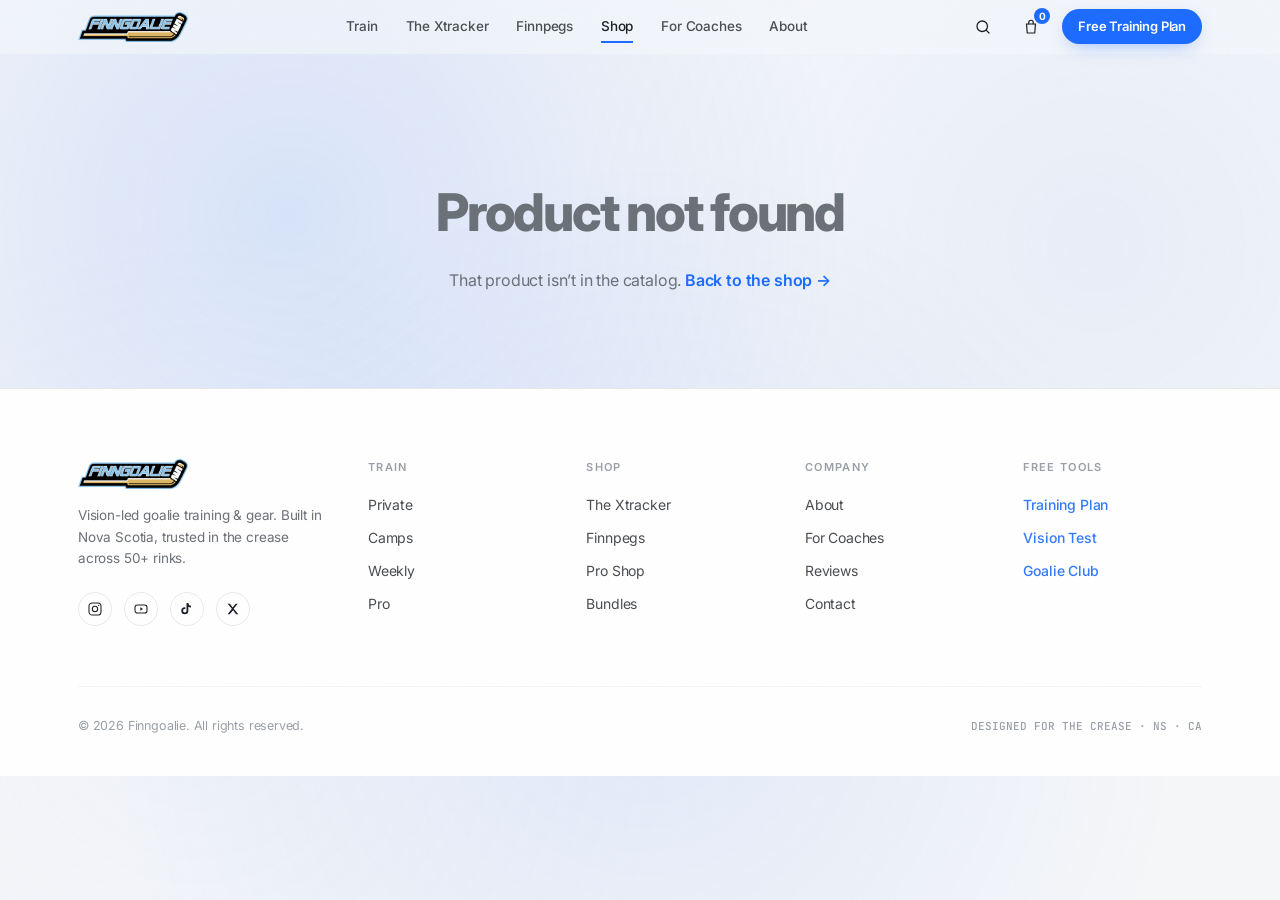
<file: product.html>
<!DOCTYPE html>
<html lang="en">
<head>
<meta charset="UTF-8">
<meta name="viewport" content="width=device-width, initial-scale=1.0, viewport-fit=cover">
<title>Finngoalie — Product</title>
<meta name="description" content="Finngoalie product detail — real description, specs and pricing from the Finngoalie pro shop.">
<link rel="preconnect" href="https://fonts.googleapis.com">
<link rel="preconnect" href="https://fonts.gstatic.com" crossorigin>
<link href="https://fonts.googleapis.com/css2?family=Inter:wght@300;400;500;600;700;800&family=JetBrains+Mono:wght@400;500&display=swap" rel="stylesheet">
<link rel="stylesheet" href="styles.css?v=20260626b">

<style>
  .navlinks a.active{opacity:1}
  .navlinks a.active::after{transform:scaleX(1)}

  /* ---- breadcrumb ---- */
  .pd-crumb{padding:calc(var(--nav-h) + 40px) 0 0}
  .pd-crumb .wrap{display:flex;align-items:center;gap:9px;font-size:13px;color:var(--mute);font-weight:500}
  .pd-crumb a{color:var(--mute);transition:color .25s var(--ease)}
  .pd-crumb a:hover{color:var(--accent)}
  .pd-crumb .sep{color:var(--mute-2)}
  .pd-crumb .cur{color:var(--ink-2);font-weight:600}

  /* ---- product hero ---- */
  .pd-hero{padding:30px 0 var(--s-8)}
  .pd-hero .wrap{display:grid;grid-template-columns:1.05fr .95fr;gap:56px;align-items:start}

  /* gallery */
  .pd-gallery{position:sticky;top:calc(var(--nav-h) + 24px)}
  .pd-main{
    position:relative;border-radius:var(--r-lg);overflow:hidden;background:var(--ink);
    aspect-ratio:4/3.4;border:1px solid var(--line);box-shadow:var(--sh-3);
  }
  .pd-main img{width:100%;height:100%;object-fit:cover;object-position:center;display:block}
  .pd-thumbs{display:flex;gap:10px;margin-top:12px;flex-wrap:wrap}
  .pd-thumbs button{
    width:72px;height:72px;border-radius:var(--r-sm);overflow:hidden;border:1px solid var(--line);
    background:var(--ink);padding:0;cursor:pointer;opacity:.7;transition:opacity .25s var(--ease),border-color .25s var(--ease),transform .25s var(--ease-spring);
  }
  .pd-thumbs button img{width:100%;height:100%;object-fit:cover}
  .pd-thumbs button:hover{opacity:1;transform:translateY(-2px)}
  .pd-thumbs button.active{opacity:1;border-color:var(--accent)}

  /* info column */
  .pd-cat{font-size:11px;letter-spacing:.14em;text-transform:uppercase;color:var(--accent);font-weight:600}
  .pd-vendor{font-size:13px;color:var(--mute);font-weight:500;margin-left:10px;letter-spacing:0;text-transform:none}
  .pd-info h1{font-size:clamp(28px,4vw,46px);font-weight:800;letter-spacing:-.035em;line-height:1.04;margin-top:14px}
  .pd-price{display:flex;align-items:baseline;gap:14px;margin-top:22px}
  .pd-price .now{font-size:30px;font-weight:800;letter-spacing:-.02em;color:var(--ink)}
  .pd-price .was{font-size:19px;color:var(--mute-2);text-decoration:line-through;font-weight:500}
  .pd-price .badge{font-family:'JetBrains Mono',monospace;font-size:10.5px;letter-spacing:.1em;text-transform:uppercase;font-weight:600;color:#fff;background:var(--accent);border-radius:var(--r-pill);padding:5px 12px}
  .pd-stock{margin-top:12px;font-size:13.5px;font-weight:600;display:inline-flex;align-items:center;gap:8px}
  .pd-stock.in{color:#16a34a}
  .pd-stock.out{color:var(--mute)}
  .pd-stock .dot{width:8px;height:8px;border-radius:50%;background:currentColor}
  .pd-excerpt{font-size:15.5px;color:var(--mute);line-height:1.55;margin-top:22px;max-width:46ch}

  .pd-cta{display:flex;gap:12px;flex-wrap:wrap;margin-top:28px}
  .pd-cta .btn-buy{
    font-size:15px;font-weight:700;color:#fff;background:var(--accent);border:1px solid transparent;
    border-radius:var(--r-pill);padding:15px 30px;display:inline-flex;align-items:center;gap:9px;line-height:1;
    box-shadow:var(--sh-accent);transition:transform .35s var(--ease-spring),box-shadow .3s var(--ease),filter .25s var(--ease);
  }
  .pd-cta .btn-buy svg{width:17px;height:17px}
  .pd-cta .btn-buy:hover{filter:brightness(1.06);box-shadow:var(--sh-float)}
  .pd-cta .btn-buy:active{transform:scale(.97)}
  .pd-cta .btn-buy.is-added{background:#16a34a;box-shadow:none}
  .pd-cta .btn-ext{
    font-size:14px;font-weight:600;color:var(--ink-2);background:var(--paper);border:1px solid var(--line);
    border-radius:var(--r-pill);padding:15px 24px;display:inline-flex;align-items:center;gap:8px;line-height:1;
    transition:border-color .25s var(--ease),color .25s var(--ease),transform .3s var(--ease-spring);
  }
  .pd-cta .btn-ext:hover{border-color:var(--accent-line);color:var(--accent);transform:translateY(-1px)}
  .pd-cta .btn-ext svg{width:14px;height:14px}

  .pd-trust{display:flex;gap:24px;flex-wrap:wrap;margin-top:28px;padding-top:26px;border-top:1px solid var(--line)}
  .pd-trust .ti{display:flex;align-items:center;gap:9px;font-size:13px;color:var(--mute);font-weight:500}
  .pd-trust .ti svg{width:16px;height:16px;color:var(--accent);flex-shrink:0}

  /* ---- description block ---- */
  .pd-desc{padding:var(--s-7) 0 var(--s-8);background:var(--paper-2);border-top:1px solid var(--line-2);border-bottom:1px solid var(--line-2)}
  .pd-desc .wrap{max-width:760px}
  .pd-desc .kicker{margin-bottom:18px}
  .pd-desc .body{font-size:16px;line-height:1.7;color:var(--ink-2)}
  .pd-desc .body p{margin:0 0 16px}
  .pd-desc .body ul,.pd-desc .body ol{margin:0 0 16px;padding-left:22px}
  .pd-desc .body li{margin:0 0 8px}
  .pd-desc .body h2,.pd-desc .body h3,.pd-desc .body h4{font-weight:800;letter-spacing:-.02em;margin:26px 0 12px;color:var(--ink)}
  .pd-desc .body strong{color:var(--ink);font-weight:700}
  .pd-desc .body img{max-width:100%;border-radius:var(--r);margin:10px 0}

  /* ---- related ---- */
  .pd-related{padding:var(--s-8) 0}
  .rel-grid{display:grid;grid-template-columns:repeat(4,1fr);gap:18px;margin-top:38px}
  .pcard{position:relative;background:var(--paper);border:1px solid var(--line);border-radius:var(--r);overflow:hidden;display:flex;flex-direction:column;text-decoration:none;color:inherit;transition:transform .5s var(--ease),box-shadow .5s var(--ease),border-color .5s var(--ease)}
  .pcard:hover{transform:translateY(-6px);box-shadow:var(--sh-3);border-color:var(--accent-line)}
  .pcard .pmedia{position:relative;aspect-ratio:4/3;overflow:hidden;background:var(--ink)}
  .pcard .pphoto{position:absolute;inset:0;width:100%;height:100%;object-fit:cover;transition:transform 1s var(--ease)}
  .pcard:hover .pphoto{transform:scale(1.07)}
  .pcard .ptag{position:absolute;top:12px;left:12px;z-index:2;font-family:'JetBrains Mono',monospace;font-size:10px;letter-spacing:.1em;text-transform:uppercase;font-weight:600;color:#fff;background:rgba(10,12,15,.5);border:1px solid var(--line-on-dark);backdrop-filter:blur(6px);border-radius:var(--r-pill);padding:5px 11px}
  .pcard .pbody{padding:18px 18px 16px;display:flex;flex-direction:column;flex:1}
  .pcard .pcat{font-size:10.5px;letter-spacing:.13em;text-transform:uppercase;color:var(--accent);font-weight:600;margin-bottom:9px}
  .pcard h3{font-size:15px;font-weight:700;letter-spacing:-.018em;line-height:1.22;color:var(--ink)}
  .pcard .pprice{font-size:16px;font-weight:800;letter-spacing:-.02em;color:var(--ink);margin-top:auto;padding-top:16px}
  .pcard .pprice .save{font-size:.72em;color:var(--mute-2);text-decoration:line-through;font-weight:500;margin-right:7px}

  /* loading / not-found */
  .pd-load{padding:calc(var(--nav-h) + 120px) 0 var(--s-9);text-align:center;color:var(--mute);font-size:15px}
  .pd-404 h1{font-size:clamp(30px,5vw,52px);font-weight:800;letter-spacing:-.04em}
  .pd-404 p{color:var(--mute);font-size:16px;margin-top:16px}
  .pd-404 a{color:var(--accent);font-weight:600}

  @media(max-width:920px){
    .pd-hero .wrap{grid-template-columns:1fr;gap:34px}
    .pd-gallery{position:static}
    .pd-main{aspect-ratio:16/11;max-height:420px}
    .rel-grid{grid-template-columns:repeat(2,1fr)}
  }
  @media(max-width:560px){
    .rel-grid{grid-template-columns:1fr 1fr;gap:14px}
    .pd-cta{flex-direction:column;align-items:stretch}
    .pd-cta .btn-buy,.pd-cta .btn-ext{justify-content:center}
  }
  @media(prefers-reduced-motion:reduce){
    .pcard,.pcard .pphoto{transition:none!important;transform:none!important}
  }
</style>
</head>
<body id="top">

<canvas class="aurora-canvas" id="aurora"></canvas>

<nav class="nav" id="nav">
  <div class="wrap">
    <a class="brand" href="index.html"><img class="brand-logo" src="assets/img/logo.png" alt="Finngoalie"></a>
    <div class="navlinks">
      <a href="train.html">Train</a>
      <a href="xtracker.html">The Xtracker</a>
      <a href="finnpegs.html">Finnpegs</a>
      <a href="shop.html" class="active">Shop</a>
      <a href="coaches.html">For Coaches</a>
      <a href="about.html">About</a>
    </div>
    <div class="nav-right">
      <a class="nav-icon search-icon" href="shop.html" aria-label="Search">
        <svg viewBox="0 0 24 24" fill="none" stroke="currentColor" stroke-width="1.7"><circle cx="11" cy="11" r="7"/><path d="m20 20-3.5-3.5" stroke-linecap="round"/></svg>
      </a>
      <a class="nav-icon" href="shop.html" aria-label="Bag" data-bag-add>
        <svg viewBox="0 0 24 24" fill="none" stroke="currentColor" stroke-width="1.6"><path d="M6 8h12l-1 12H7L6 8z"/><path d="M9 8V6a3 3 0 0 1 6 0v2" stroke-linecap="round"/></svg>
        <span class="count" data-bag-count>0</span>
      </a>
      <a class="nav-cta magnetic" href="plan.html">Free Training Plan</a>
      <button class="burger" id="burger" aria-label="Menu" data-burger><span></span><span></span><span></span></button>
    </div>
  </div>
</nav>

<div class="drawer" id="drawer">
  <a href="train.html" data-drawer-close>Train</a>
  <a href="xtracker.html" data-drawer-close>The Xtracker</a>
  <a href="finnpegs.html" data-drawer-close>Finnpegs</a>
  <a href="shop.html" class="active" data-drawer-close>Shop</a>
  <a href="coaches.html" data-drawer-close>For Coaches</a>
  <a href="about.html" data-drawer-close>About</a>
  <a class="drawer-cta" href="plan.html" data-drawer-close>Free Training Plan</a>
</div>

<!-- product mounts here -->
<main id="pdRoot">
  <div class="pd-load">Loading product…</div>
</main>

<footer>
  <div class="wrap">
    <div class="foot-grid">
      <div class="foot-brand">
        <a class="brand" href="index.html"><img class="brand-logo" src="assets/img/logo.png" alt="Finngoalie"></a>
        <p>Vision-led goalie training &amp; gear. Built in Nova Scotia, trusted in the crease across 50+ rinks.</p>
        <div class="foot-social">
          <a href="#" aria-label="Instagram"><svg viewBox="0 0 24 24" fill="none" stroke="currentColor" stroke-width="1.6"><rect x="3" y="3" width="18" height="18" rx="5"/><circle cx="12" cy="12" r="4"/><circle cx="17.5" cy="6.5" r="1" fill="currentColor" stroke="none"/></svg></a>
          <a href="#" aria-label="YouTube"><svg viewBox="0 0 24 24" fill="none" stroke="currentColor" stroke-width="1.6"><rect x="3" y="6" width="18" height="12" rx="3.5"/><path d="M11 9.5l4 2.5-4 2.5z" fill="currentColor" stroke="none"/></svg></a>
          <a href="#" aria-label="TikTok"><svg viewBox="0 0 24 24" fill="currentColor"><path d="M14 3c.3 2.3 1.8 3.9 4 4.2v2.7c-1.5 0-2.9-.4-4-1.1v5.7a5.3 5.3 0 1 1-5.3-5.3c.3 0 .5 0 .8.1v2.8a2.6 2.6 0 1 0 1.8 2.4V3H14z"/></svg></a>
          <a href="#" aria-label="X"><svg viewBox="0 0 24 24" fill="currentColor"><path d="M4 4h3.5l4 5.6L16 4h3l-6 7.8L20 20h-3.5l-4.3-6L7 20H4l6.3-8.2z"/></svg></a>
        </div>
      </div>
      <div class="foot-col"><h5>Train</h5><a href="train.html">Private</a><a href="train.html">Camps</a><a href="train.html">Weekly</a><a href="train.html">Pro</a></div>
      <div class="foot-col"><h5>Shop</h5><a href="xtracker.html">The Xtracker</a><a href="finnpegs.html">Finnpegs</a><a href="shop.html">Pro Shop</a><a href="shop.html">Bundles</a></div>
      <div class="foot-col"><h5>Company</h5><a href="about.html">About</a><a href="coaches.html">For Coaches</a><a href="shop.html">Reviews</a><a href="about.html">Contact</a></div>
      <div class="foot-col free"><h5>Free Tools</h5><a href="plan.html">Training Plan</a><a href="vision-test.html">Vision Test</a><a href="club.html">Goalie Club</a></div>
    </div>
    <div class="foot-bottom">
      <span>© 2026 Finngoalie. All rights reserved.</span>
      <span class="mono">DESIGNED FOR THE CREASE · NS · CA</span>
    </div>
  </div>
</footer>

<script src="app.js?v=20260626b"></script>
<script>
/* ============================================================
   PRODUCT DETAIL  ·  reads ?handle= and renders from the real
   finngoalie.shop catalog (assets/data/products.json).
   ============================================================ */
(function(){
  var LABEL = {xtracker:'The Xtracker',finnpegs:'Finnpegs',gear:'Goalie Gear',accessories:'Accessories',apparel:'Apparel',camps:'Camps & Training',sponsorship:'Sponsorship'};
  var FALLBACK = {xtracker:'assets/img/mask.jpg',finnpegs:'assets/img/net.jpg',gear:'assets/img/pads.jpg',accessories:'assets/img/puck.jpg',apparel:'assets/img/youth.jpg',camps:'assets/img/training.jpg',sponsorship:'assets/img/ice-rink.jpg'};
  function esc(s){ return String(s||'').replace(/&/g,'&amp;').replace(/</g,'&lt;').replace(/>/g,'&gt;').replace(/"/g,'&quot;'); }
  function money(n){ return (n==null)?'':'$'+Number(n).toLocaleString('en-US',{minimumFractionDigits:2,maximumFractionDigits:2}); }
  function qp(k){ return new URLSearchParams(location.search).get(k); }
  var root = document.getElementById('pdRoot');
  var handle = qp('handle');

  function bumpBag(){
    document.querySelectorAll('[data-bag-count]').forEach(function(c){
      c.textContent = (parseInt(c.textContent,10)||0)+1;
      c.classList.add('has-items');
      c.classList.remove('bump'); void c.offsetWidth; c.classList.add('bump');
    });
  }

  function notFound(){
    document.title = 'Finngoalie — Product not found';
    root.innerHTML =
      '<section class="pd-load pd-404"><div class="wrap">'+
        '<h1>Product not found</h1>'+
        '<p>That product isn’t in the catalog. <a href="shop.html">Back to the shop →</a></p>'+
      '</div></section>';
  }

  function plus(){ return '<svg viewBox="0 0 24 24" fill="none"><path d="M12 5v14M5 12h14" stroke="currentColor" stroke-width="2.2" stroke-linecap="round"/></svg>'; }

  function render(p, all){
    document.title = 'Finngoalie — ' + p.title;
    var md = document.querySelector('meta[name=description]'); if(md) md.setAttribute('content', p.excerpt || ('Finngoalie — '+p.title));
    var gallery = (p.gallery && p.gallery.length) ? p.gallery : (p.image ? [p.image] : []);
    if(!gallery.length) gallery = [FALLBACK[p.category] || 'assets/img/goalie-action.jpg'];
    var onerr = ' onerror="this.onerror=null;this.src=\''+(FALLBACK[p.category]||'assets/img/goalie-action.jpg')+'\'"';
    var thumbs = gallery.map(function(g,i){
      return '<button class="thumb'+(i===0?' active':'')+'" data-i="'+i+'"><img src="'+esc(g)+'" alt=""'+onerr+'></button>';
    }).join('');
    var priceBlock = p.price ? (
      '<div class="pd-price">'+
        (p.compare_at ? '<span class="was">'+esc(money(p.compare_at))+'</span>' : '')+
        '<span class="now">'+esc(p.price_str || money(p.price))+'</span>'+
        (p.compare_at ? '<span class="badge">Save '+esc(money(p.compare_at - p.price))+'</span>' : '')+
      '</div>'
    ) : '<div class="pd-price"><span class="now" style="font-size:20px">See options</span></div>';
    var stock = p.available
      ? '<div class="pd-stock in"><span class="dot"></span>In stock · ships in 2 days</div>'
      : '<div class="pd-stock out"><span class="dot"></span>Currently unavailable</div>';

    var related = all.filter(function(x){ return x.category===p.category && x.handle!==p.handle; }).slice(0,4);
    var relHtml = related.map(function(r){
      var img = r.image || FALLBACK[r.category] || 'assets/img/goalie-action.jpg';
      return '<a class="pcard" href="product.html?handle='+encodeURIComponent(r.handle)+'">'+
        '<div class="pmedia"><img class="pphoto" loading="lazy" src="'+esc(img)+'" alt="'+esc(r.title)+'"'+
        ' onerror="this.onerror=null;this.src=\''+(FALLBACK[r.category]||'assets/img/goalie-action.jpg')+'\'">'+
        '<span class="ptag">'+esc(r.vendor||LABEL[r.category])+'</span></div>'+
        '<div class="pbody"><div class="pcat">'+esc(LABEL[r.category]||r.category)+'</div><h3>'+esc(r.title)+'</h3>'+
        '<div class="pprice">'+(r.compare_at?'<span class="save">'+esc(money(r.compare_at))+'</span>':'')+esc(r.price_str||money(r.price)||'')+'</div>'+
        '</div></a>';
    }).join('');

    root.innerHTML =
      '<nav class="pd-crumb"><div class="wrap">'+
        '<a href="index.html">Home</a><span class="sep">/</span>'+
        '<a href="shop.html">Shop</a><span class="sep">/</span>'+
        '<span class="cur">'+esc(LABEL[p.category]||p.category)+'</span>'+
      '</div></nav>'+

      '<section class="pd-hero"><div class="wrap">'+
        '<div class="pd-gallery">'+
          '<div class="pd-main"><img id="pdMain" src="'+esc(gallery[0])+'" alt="'+esc(p.title)+'"'+onerr+'></div>'+
          (gallery.length>1 ? '<div class="pd-thumbs" id="pdThumbs">'+thumbs+'</div>' : '')+
        '</div>'+
        '<div class="pd-info">'+
          '<div class="pd-cat">'+esc(LABEL[p.category]||p.category)+(p.vendor?'<span class="pd-vendor">'+esc(p.vendor)+'</span>':'')+'</div>'+
          '<h1>'+esc(p.title)+'</h1>'+
          priceBlock + stock +
          (p.excerpt?'<p class="pd-excerpt">'+esc(p.excerpt)+'</p>':'')+
          '<div class="pd-cta">'+
            '<button class="btn-buy" id="pdBuy">Add to bag '+plus()+'</button>'+
            '<a class="btn-ext" href="'+esc(p.url)+'" target="_blank" rel="noopener">View on finngoalie.shop <svg viewBox="0 0 24 24" fill="none" stroke="currentColor" stroke-width="1.8"><path d="M7 17 17 7M9 7h8v8" stroke-linecap="round" stroke-linejoin="round"/></svg></a>'+
          '</div>'+
          '<div class="pd-trust">'+
            '<span class="ti"><svg viewBox="0 0 24 24" fill="none"><path d="M5 12l5 5L20 7" stroke="currentColor" stroke-width="1.8" stroke-linecap="round" stroke-linejoin="round"/></svg>Free shipping over $75</span>'+
            '<span class="ti"><svg viewBox="0 0 24 24" fill="none"><path d="M3 9l9-6 9 6v8a2 2 0 0 1-2 2H5a2 2 0 0 1-2-2V9z" stroke="currentColor" stroke-width="1.6" stroke-linejoin="round"/></svg>Built in Nova Scotia</span>'+
            '<span class="ti"><svg viewBox="0 0 24 24" fill="none"><circle cx="12" cy="12" r="9" stroke="currentColor" stroke-width="1.6"/><path d="M12 7v5l3 2" stroke="currentColor" stroke-width="1.6" stroke-linecap="round"/></svg>Ships in 2 days</span>'+
          '</div>'+
        '</div>'+
      '</div></section>'+

      (p.description_html ?
        '<section class="pd-desc"><div class="wrap">'+
          '<div class="kicker">Product details</div>'+
          '<div class="body">'+p.description_html+'</div>'+
        '</div></section>' : '')+

      (relHtml ?
        '<section class="pd-related"><div class="wrap">'+
          '<div class="section-head" style="text-align:left;margin:0;max-width:none;padding:0">'+
            '<div class="kicker">More in '+esc(LABEL[p.category]||p.category)+'</div>'+
            '<h2 style="font-size:var(--fz-h2);line-height:1.02;letter-spacing:-.035em;font-weight:800">Pairs well<br>with this.</h2>'+
          '</div>'+
          '<div class="rel-grid">'+relHtml+'</div>'+
        '</div></section>' : '');

    // gallery thumb switching
    var main = document.getElementById('pdMain');
    var thumbsEl = document.getElementById('pdThumbs');
    if(thumbsEl){
      thumbsEl.querySelectorAll('.thumb').forEach(function(b){
        b.addEventListener('click', function(){
          thumbsEl.querySelectorAll('.thumb').forEach(function(x){ x.classList.remove('active'); });
          b.classList.add('active');
          main.src = gallery[parseInt(b.getAttribute('data-i'),10)] || gallery[0];
        });
      });
    }
    // add to bag (app.js already ran; bind locally)
    var buy = document.getElementById('pdBuy');
    if(buy){
      buy.addEventListener('click', function(){
        bumpBag();
        if(buy.dataset.busy) return; buy.dataset.busy='1';
        var orig = buy.innerHTML; buy.innerHTML='Added ✓'; buy.classList.add('is-added');
        setTimeout(function(){ buy.innerHTML=orig; buy.classList.remove('is-added'); buy.dataset.busy=''; }, 1400);
      });
    }
  }

  if(!handle){ notFound(); return; }
  fetch('assets/data/products.json?v=20260626b')
    .then(function(r){ if(!r.ok) throw new Error('http '+r.status); return r.json(); })
    .then(function(all){
      var p = all.find(function(x){ return x.handle===handle; });
      if(!p) return notFound();
      render(p, all);
    })
    .catch(function(){ notFound(); });
})();
</script>
</body>
</html>
</file>
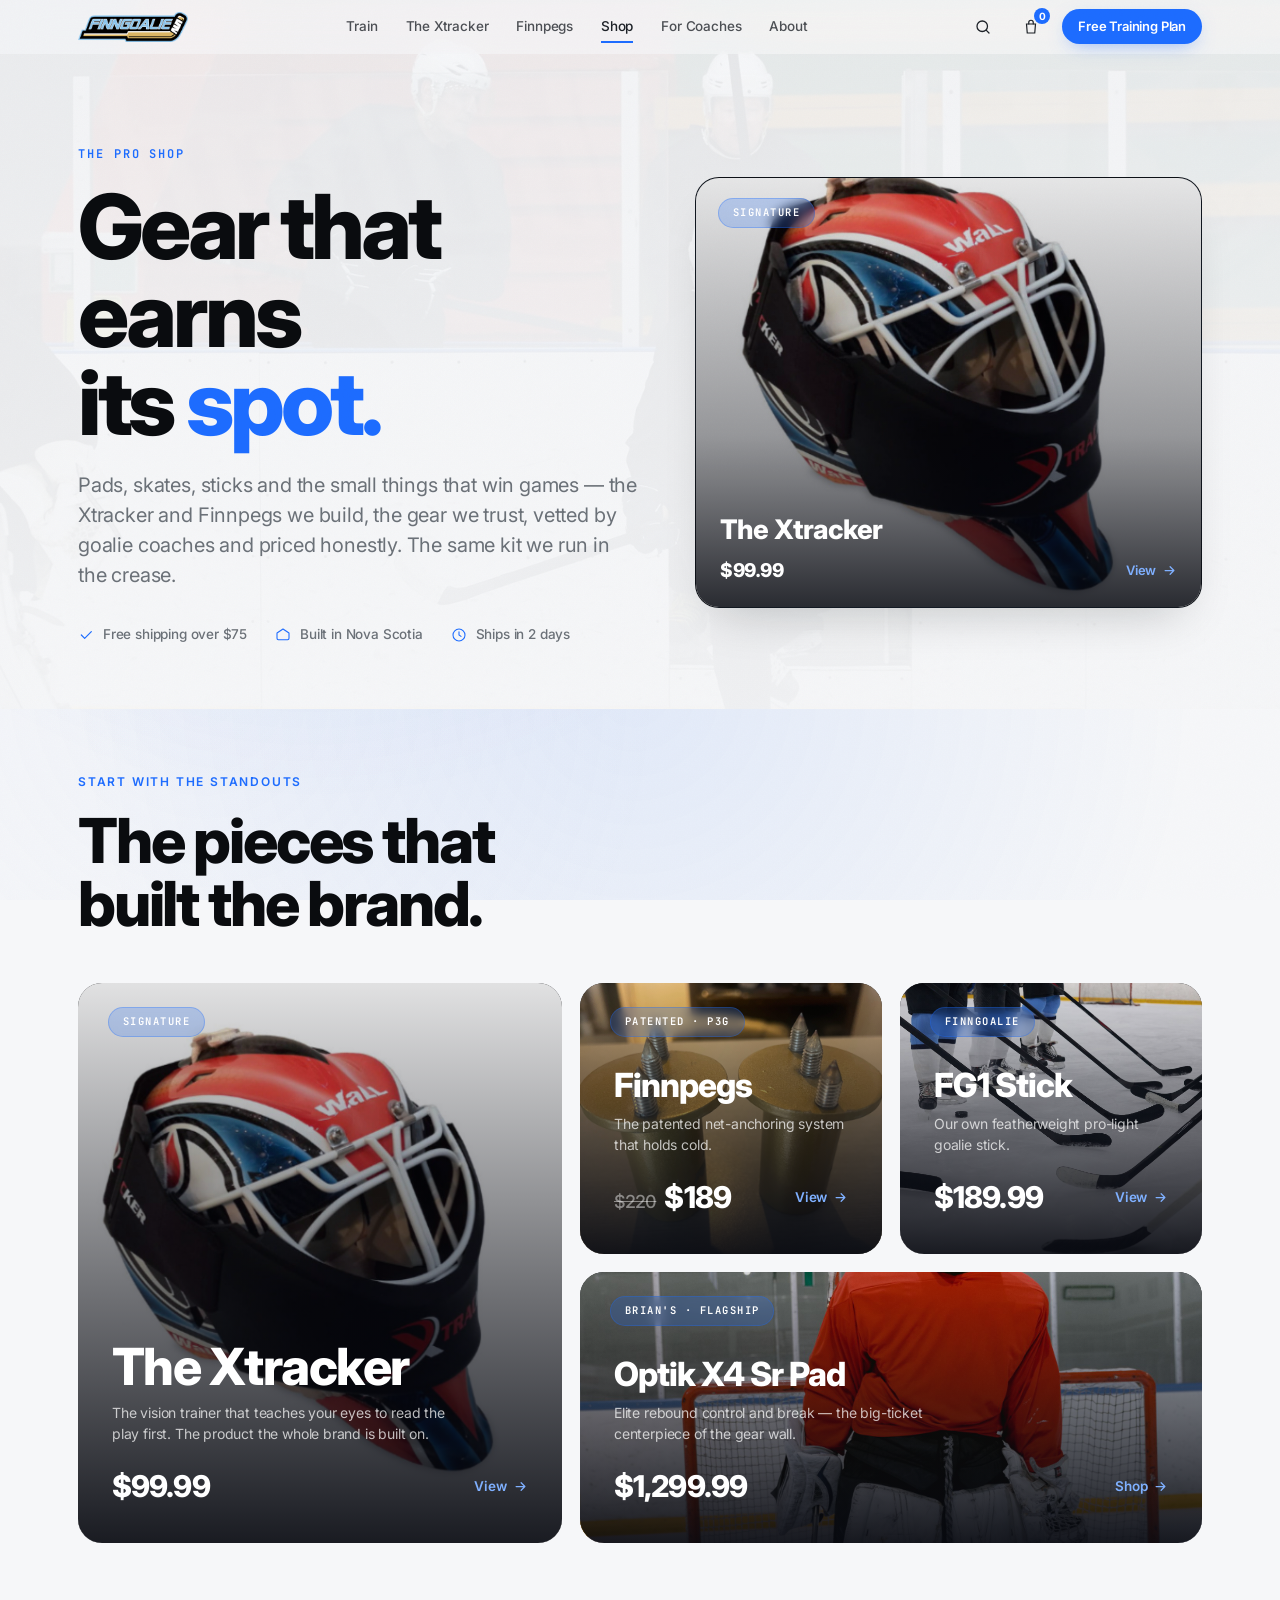
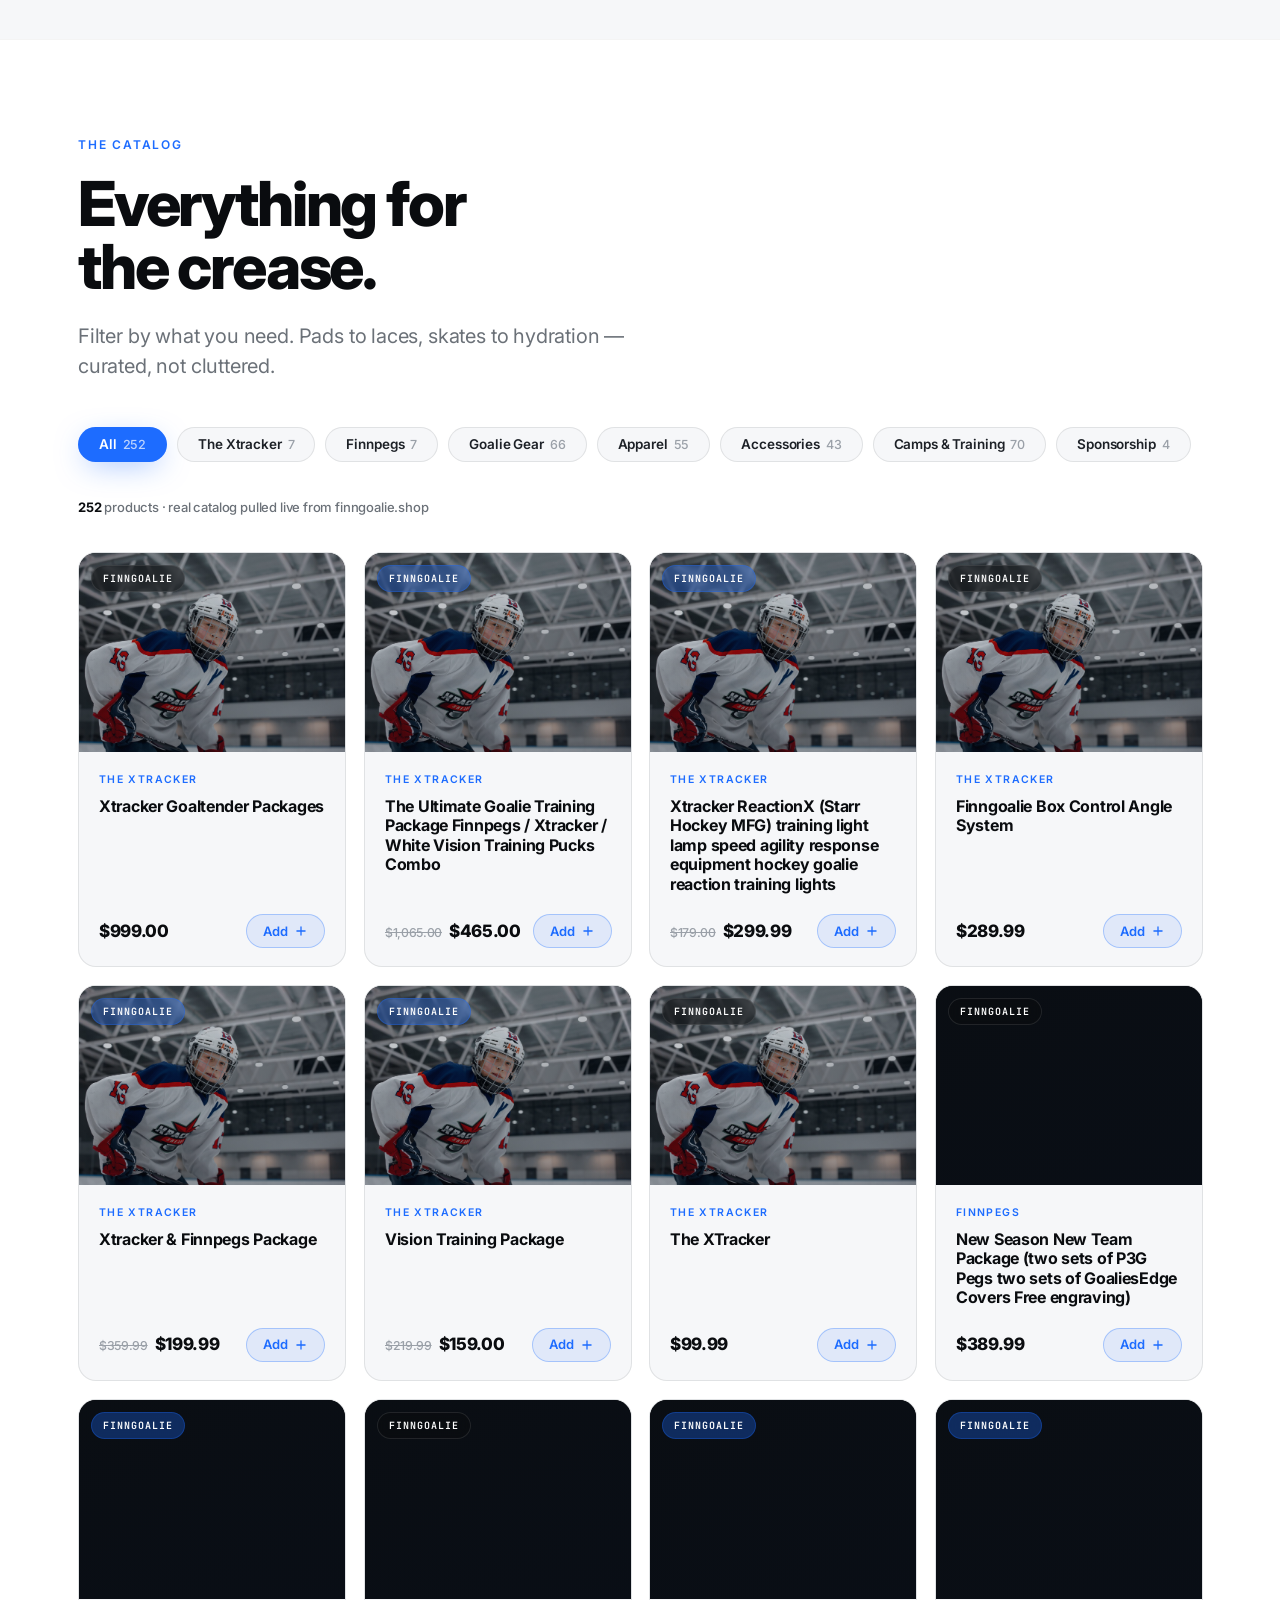
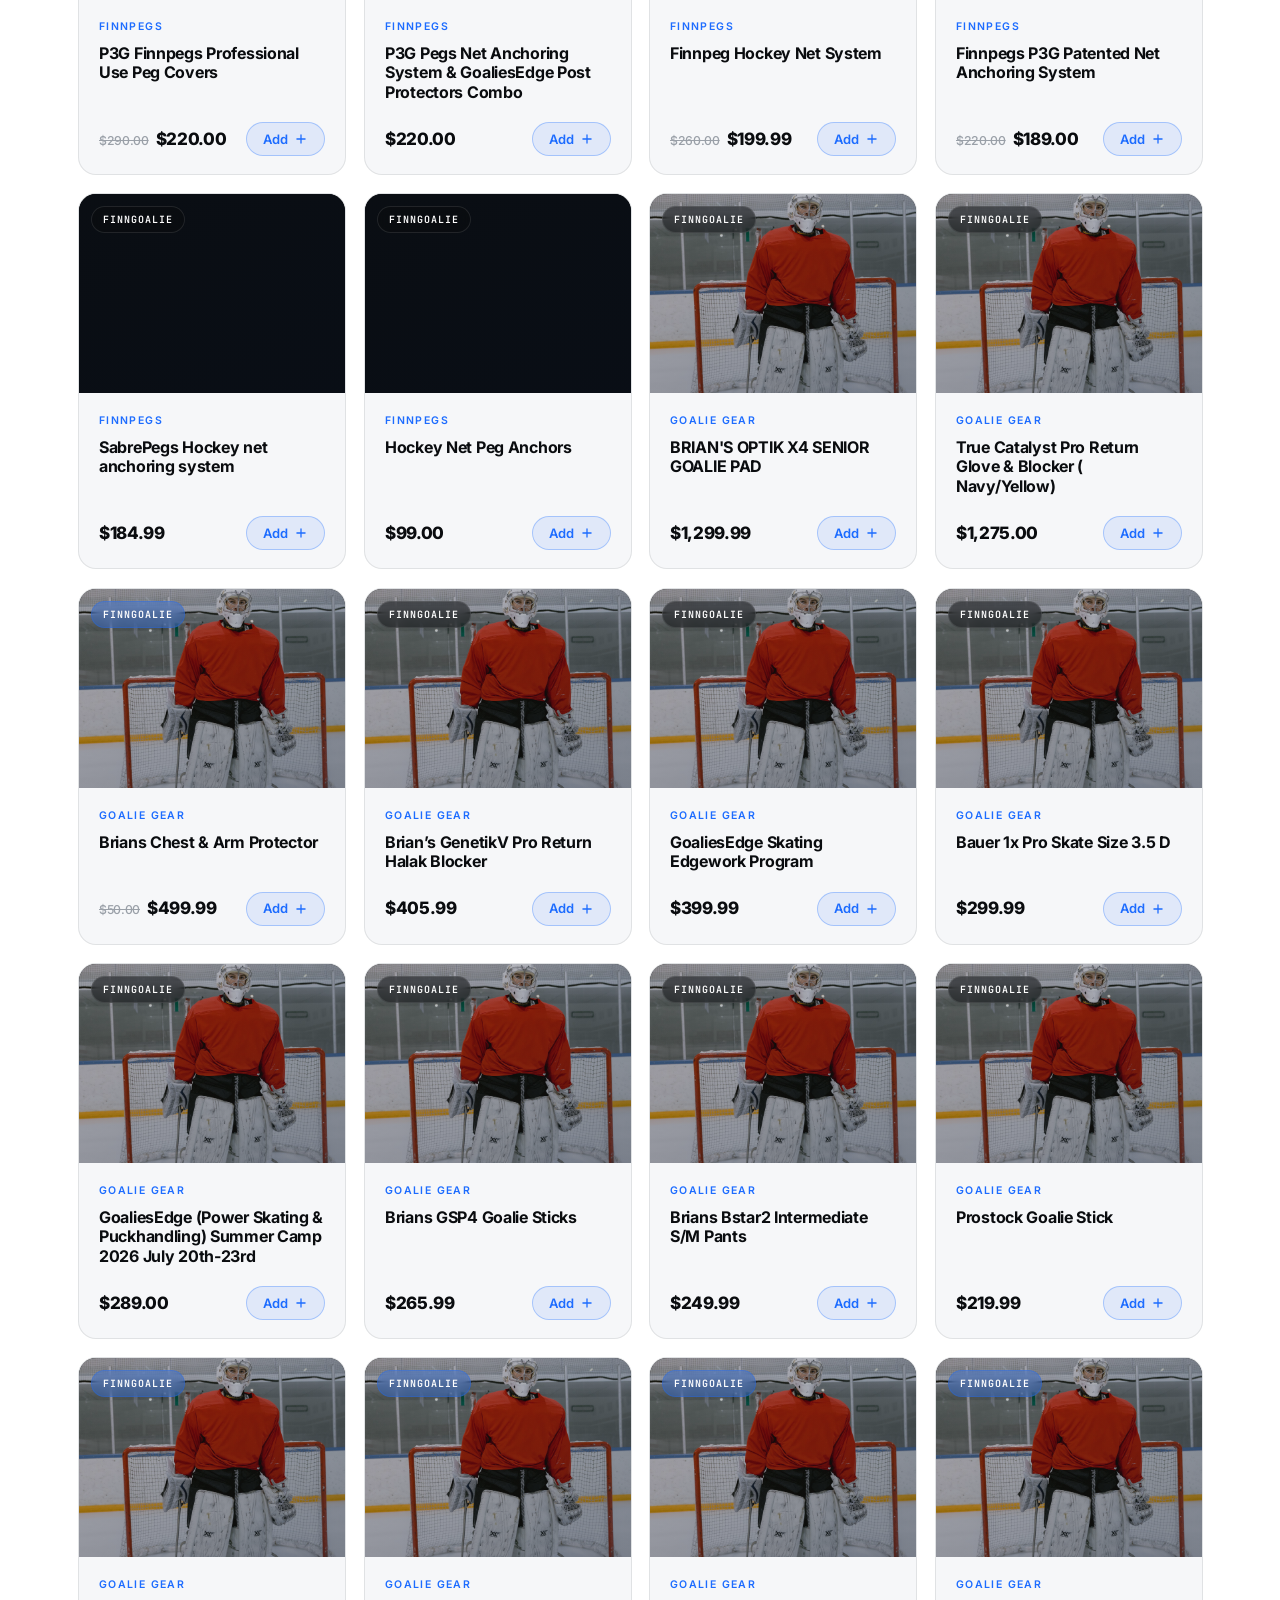
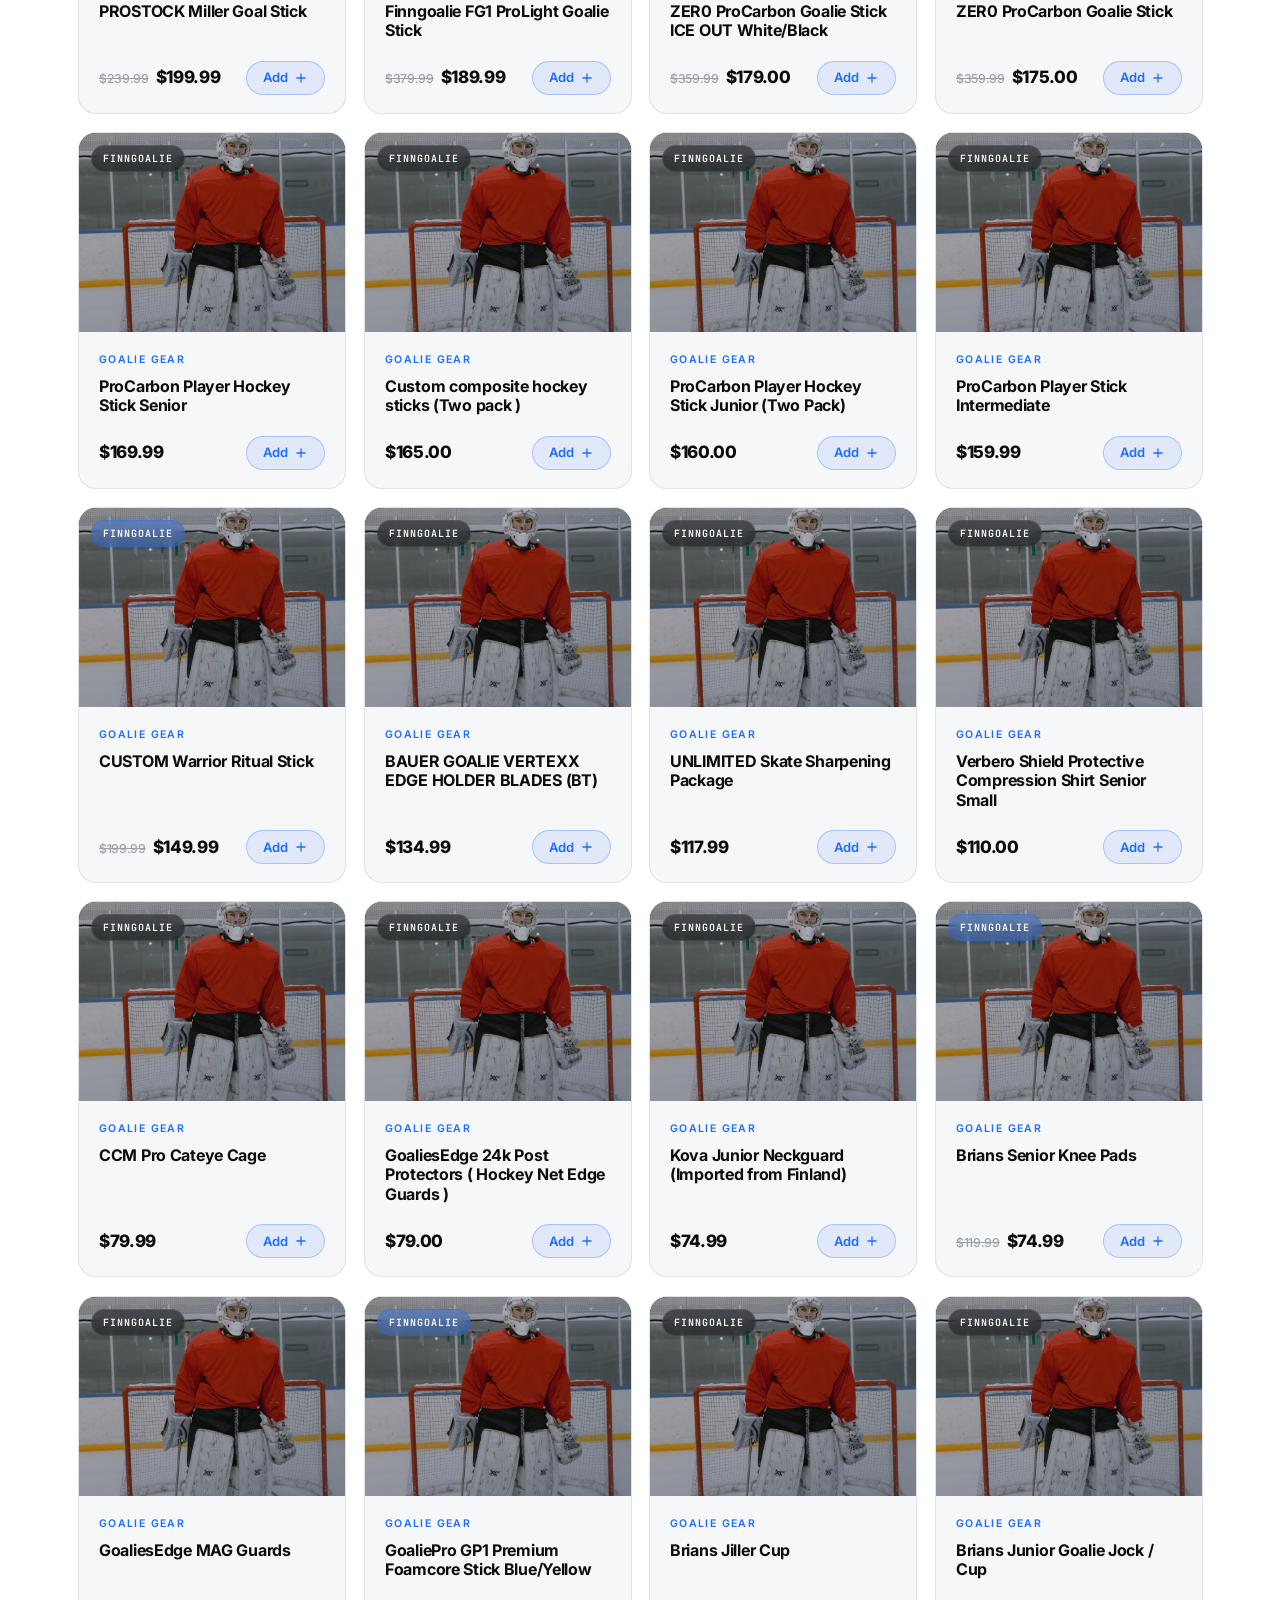
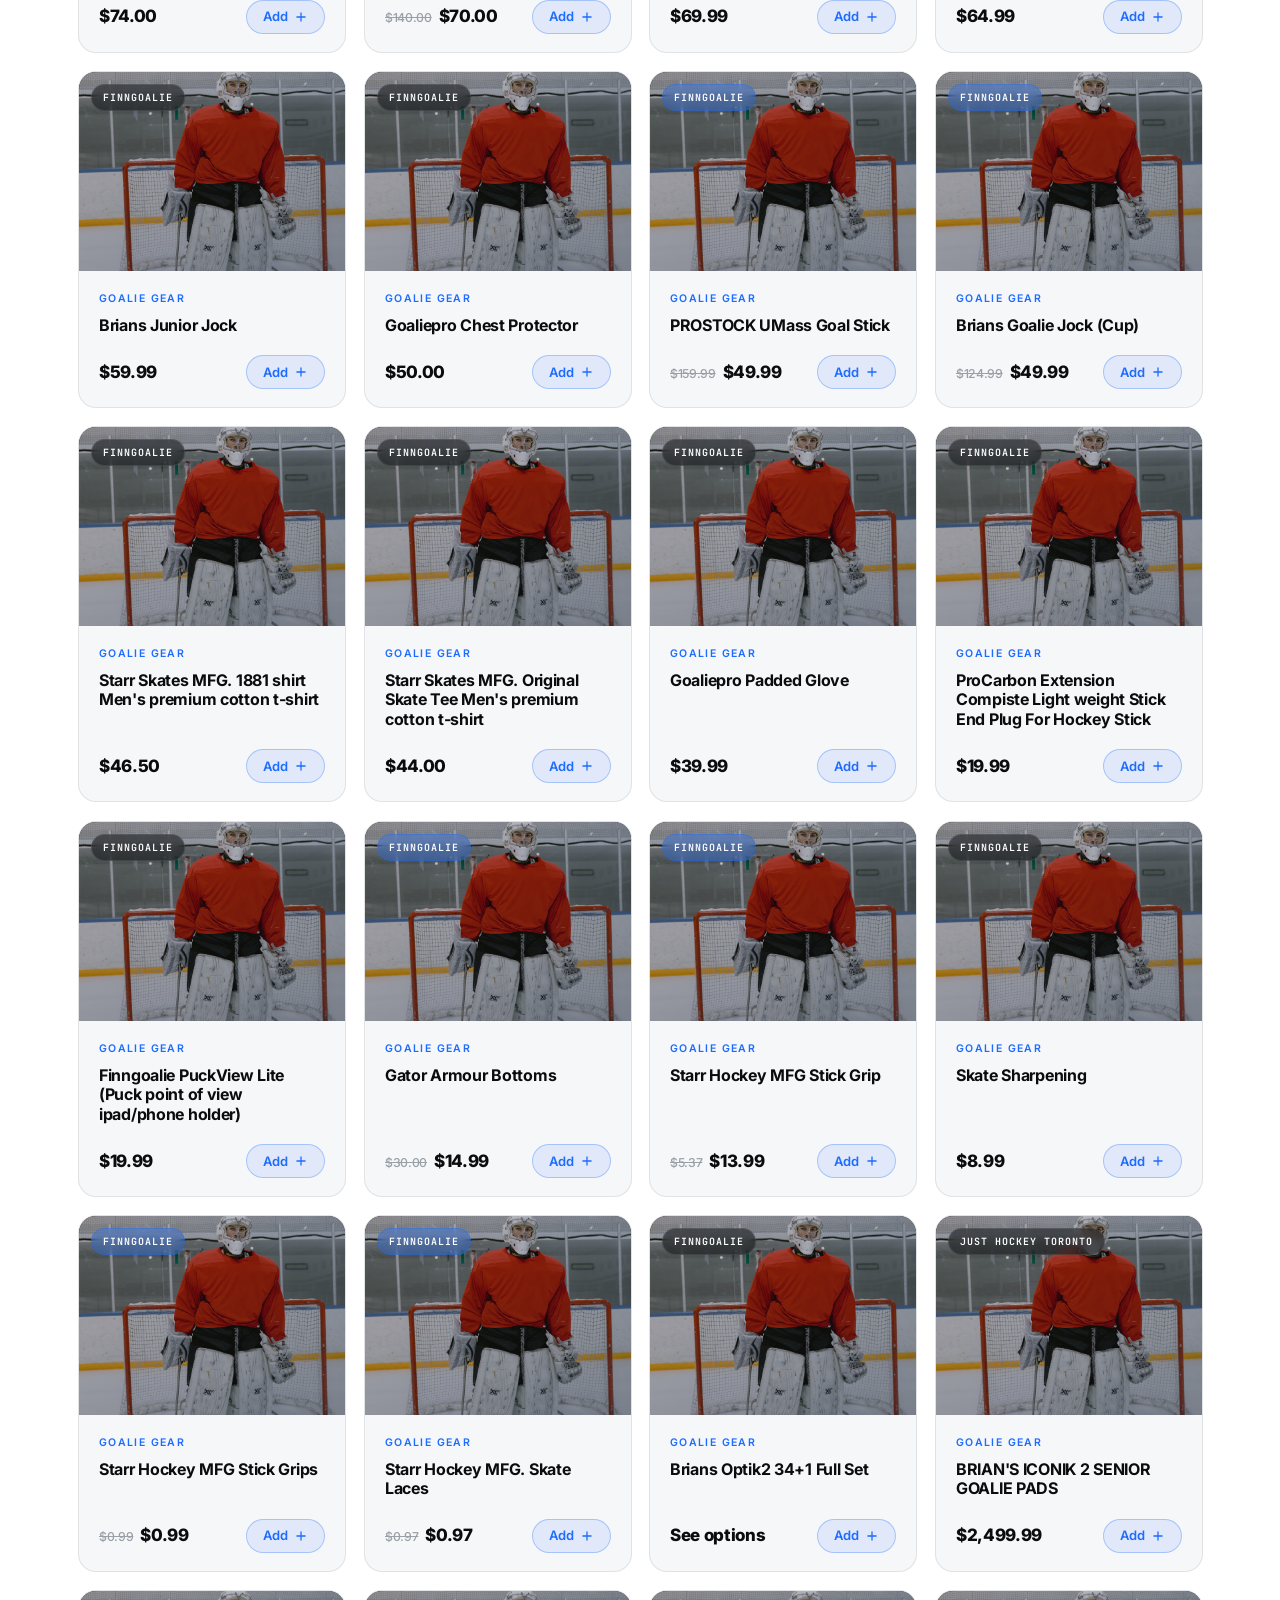
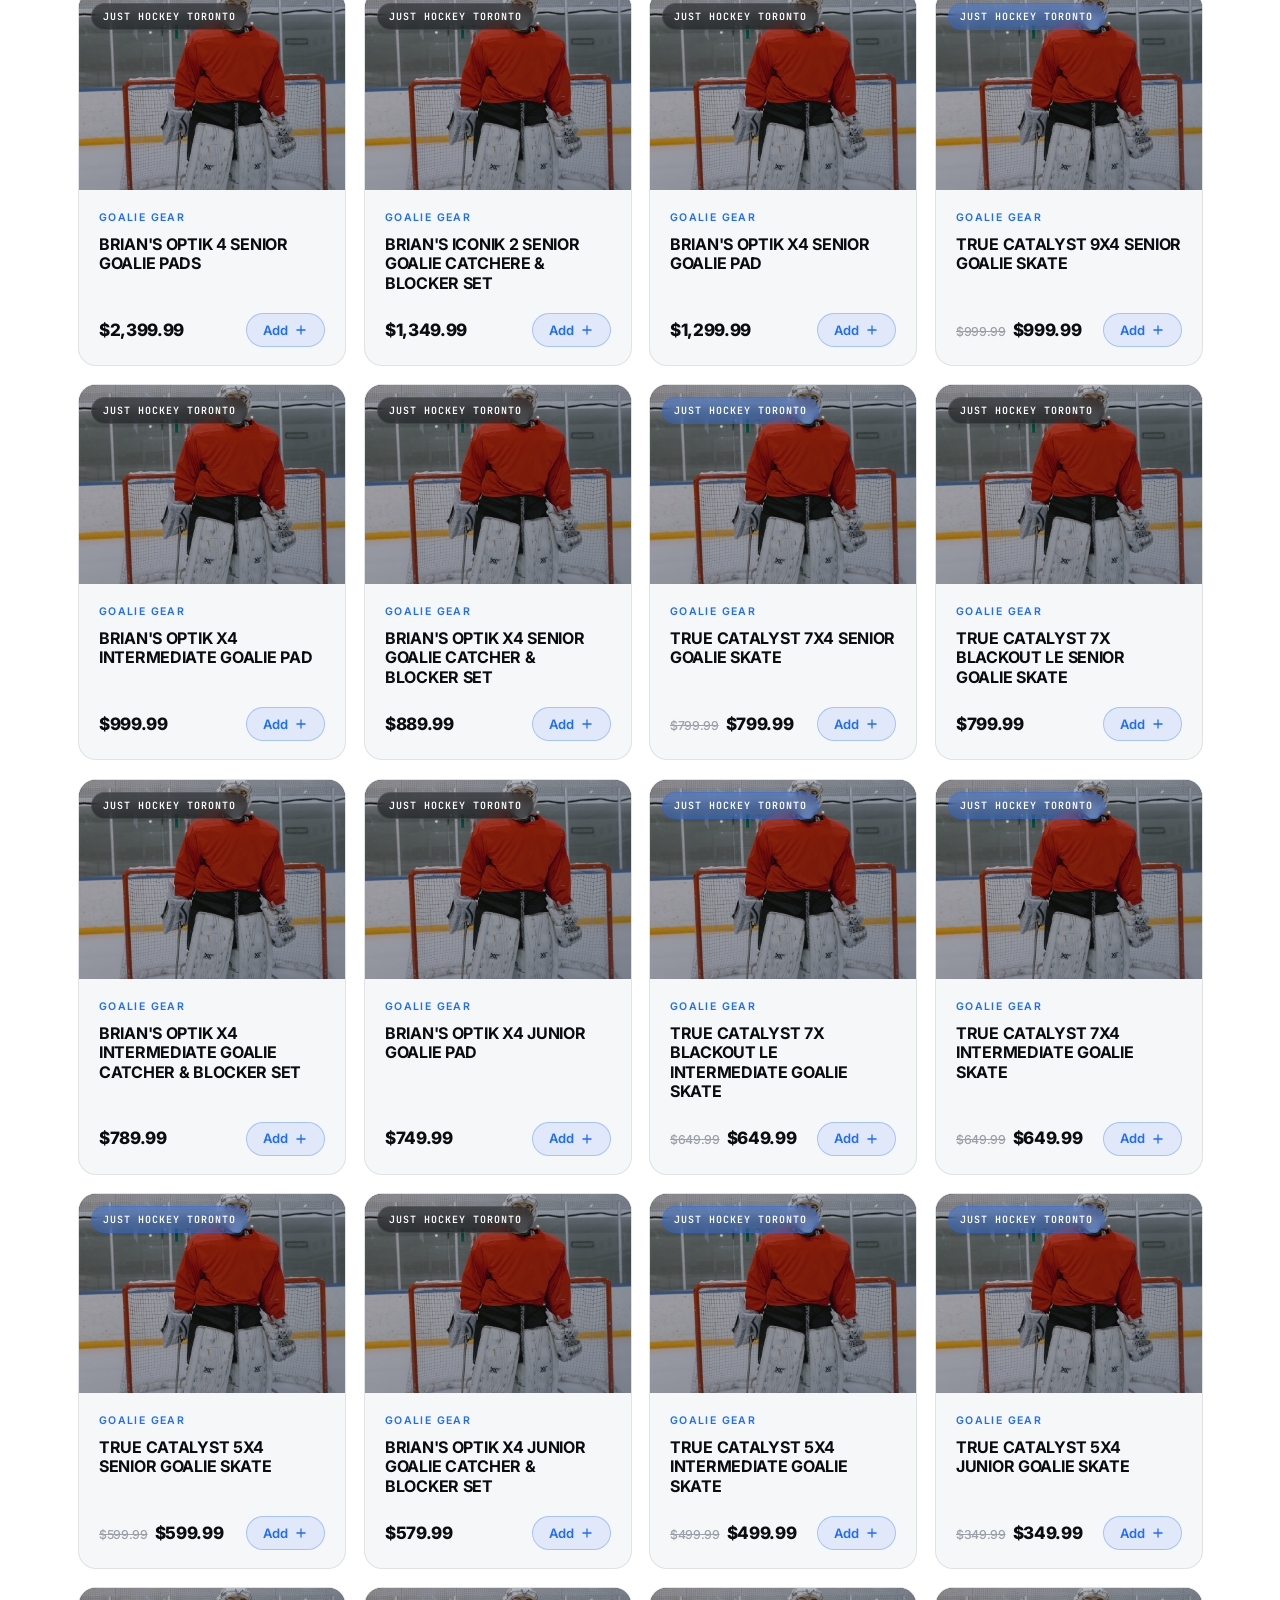
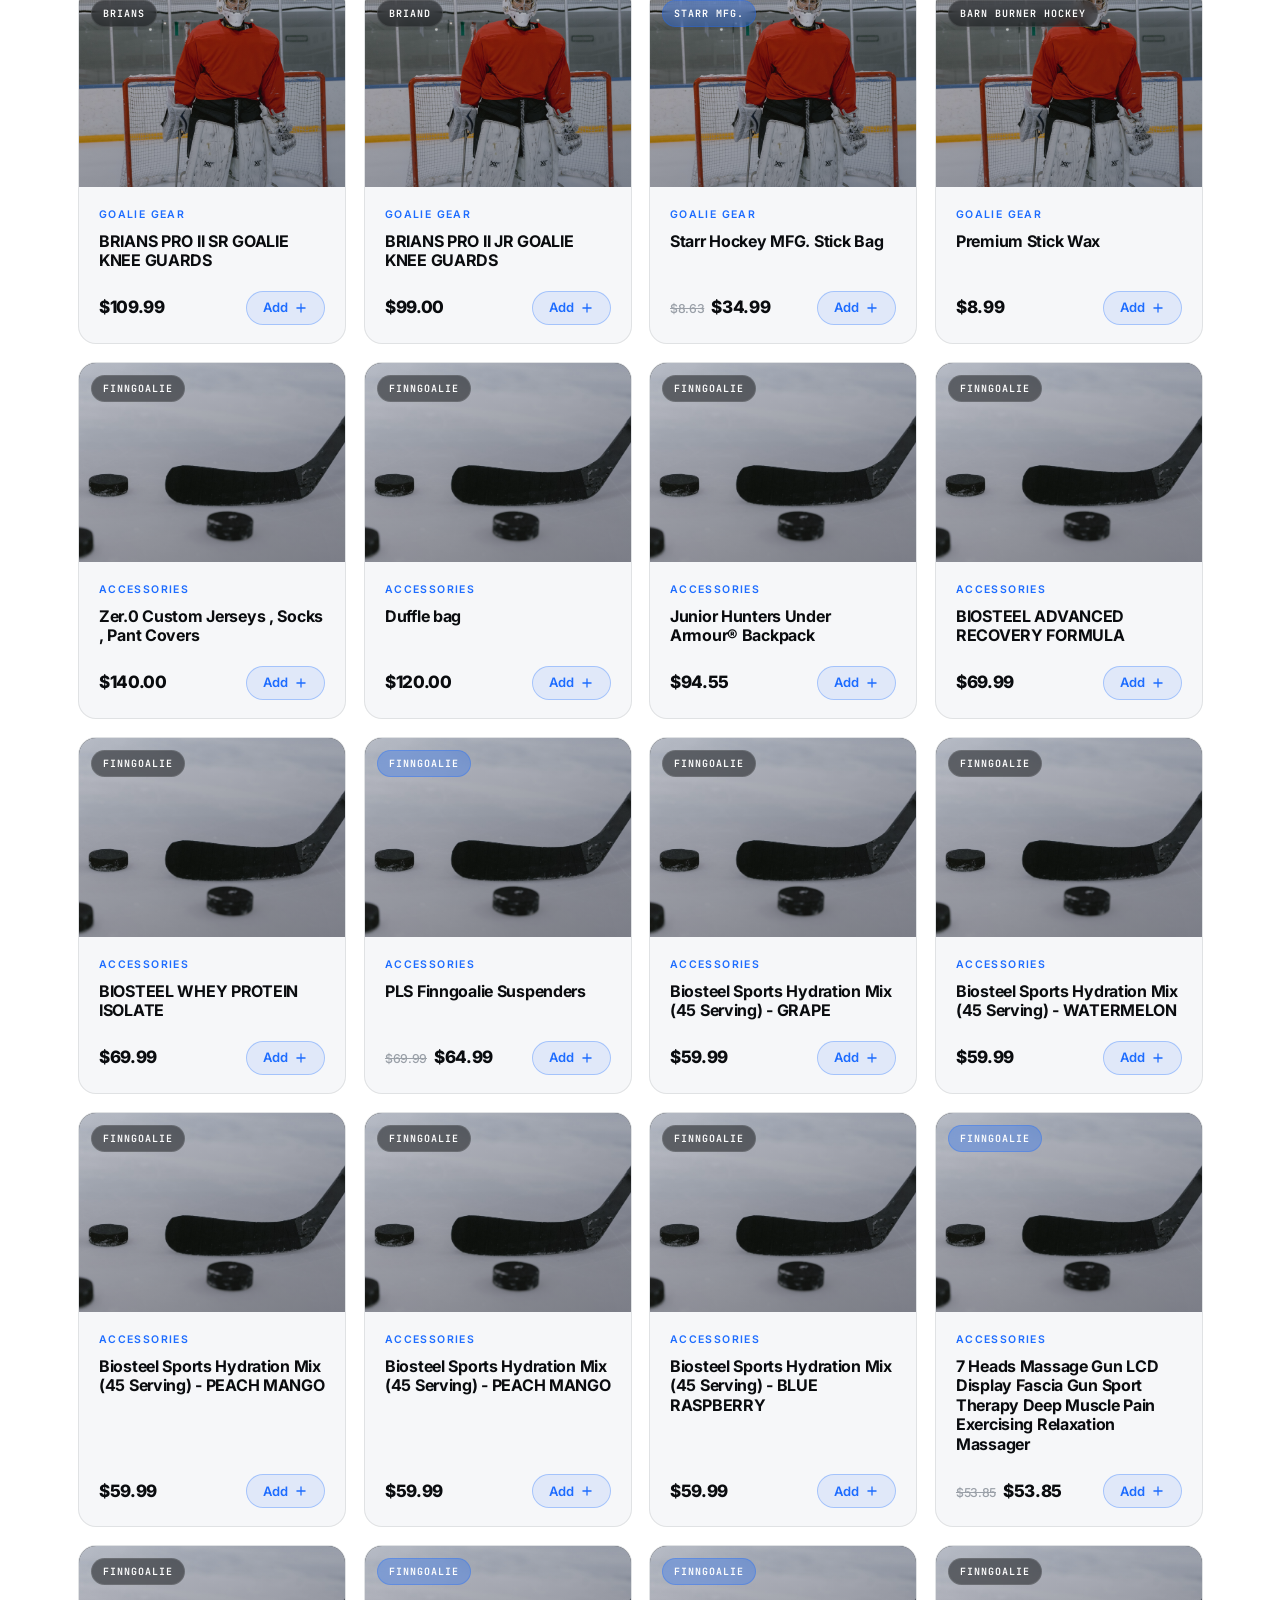
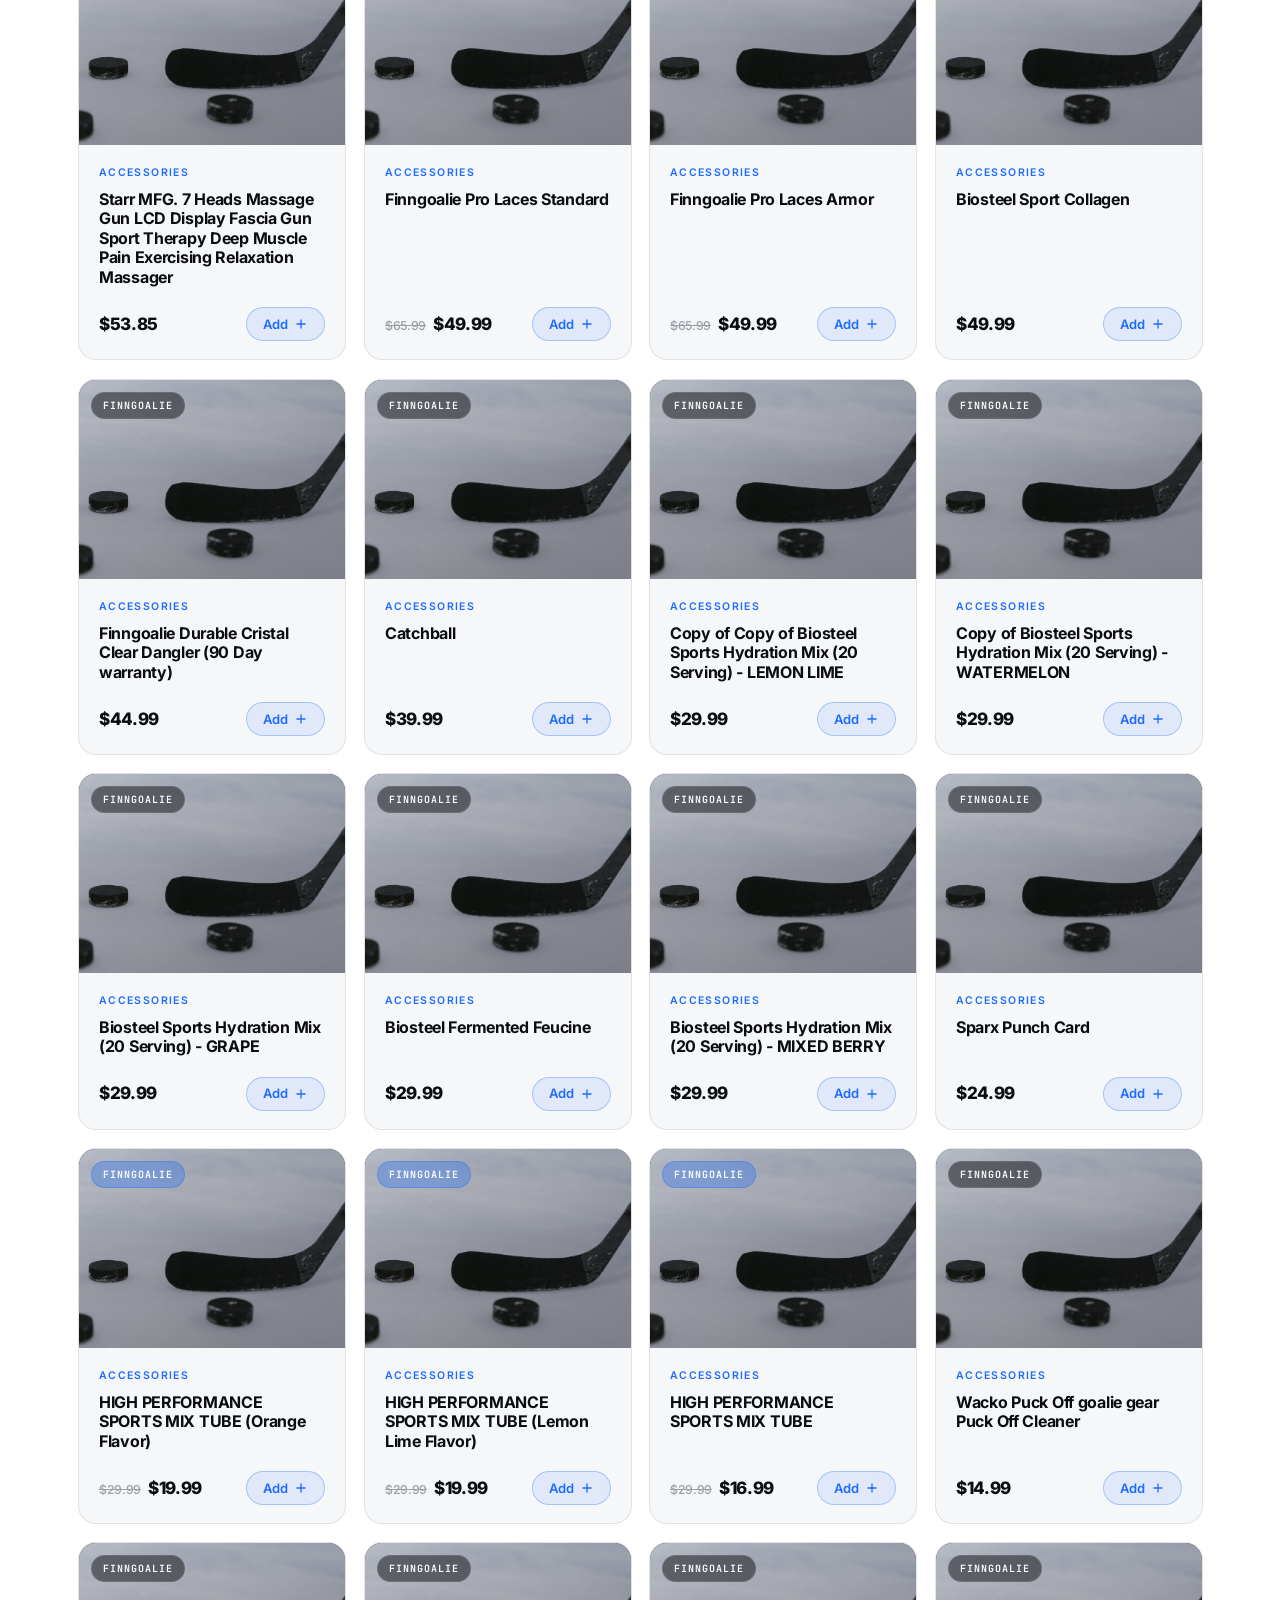
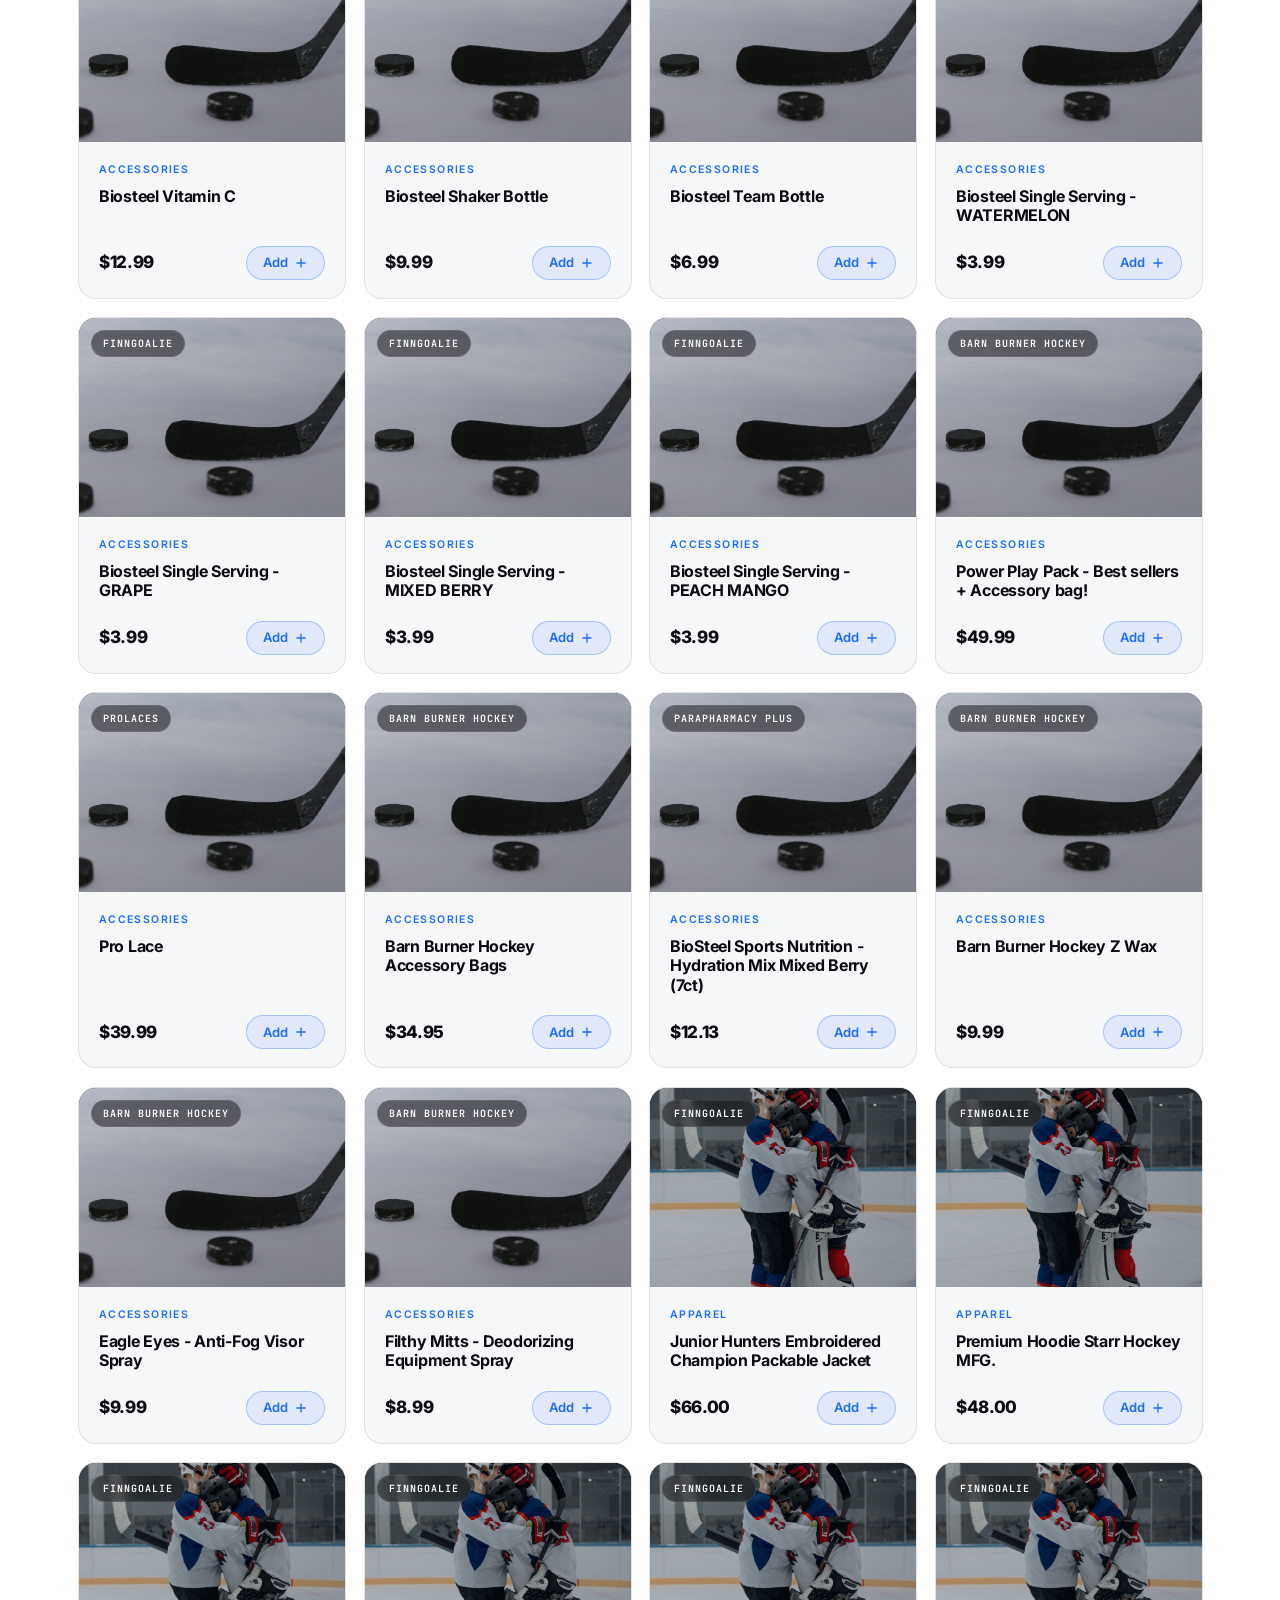
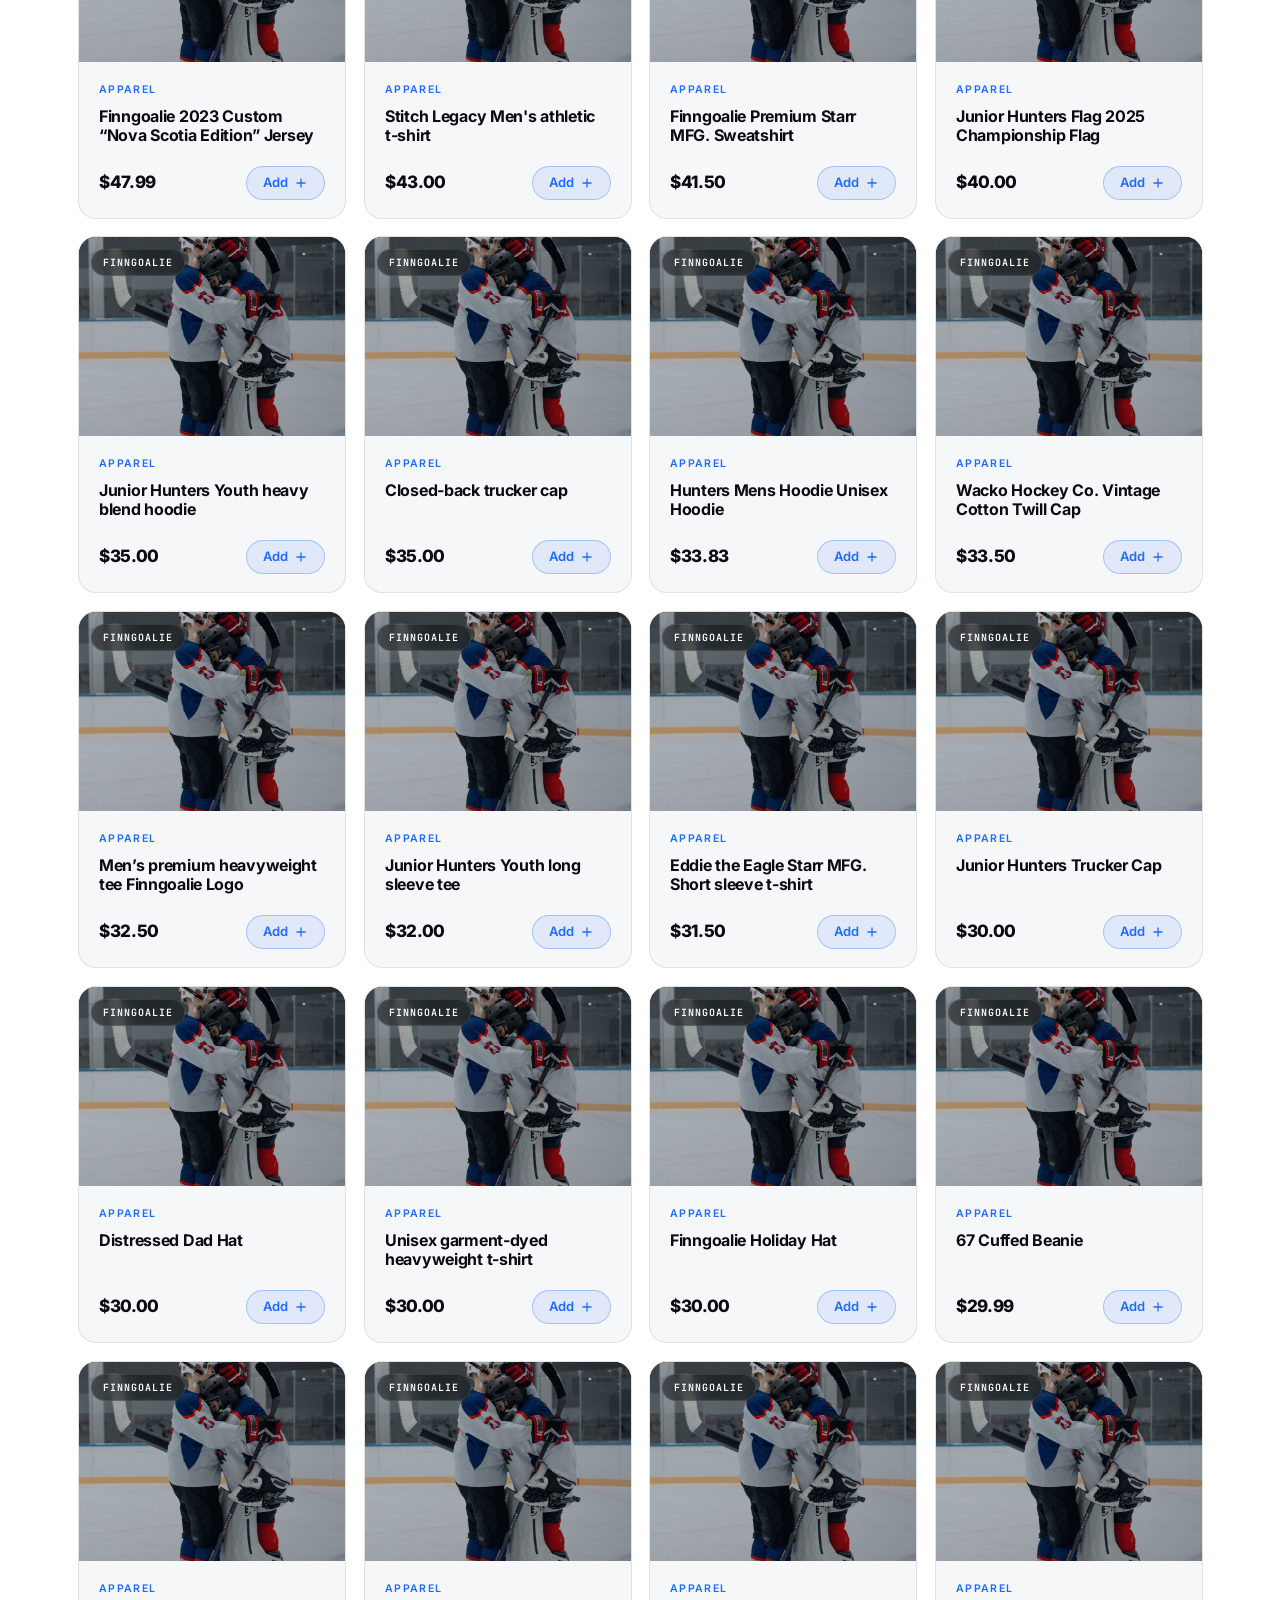
<file: shop.html>
<!DOCTYPE html>
<html lang="en">
<head>
<meta charset="UTF-8">
<meta name="viewport" content="width=device-width, initial-scale=1.0, viewport-fit=cover">
<title>Finngoalie — The Pro Shop. Gear that earns its spot.</title>
<meta name="description" content="The Finngoalie pro shop — the Xtracker vision trainer, patented Finnpegs, Brian's pads, TRUE skates, FG1 sticks, apparel, accessories and supplements. Curated, filterable, ready to ship.">
<link rel="preconnect" href="https://fonts.googleapis.com">
<link rel="preconnect" href="https://fonts.gstatic.com" crossorigin>
<link href="https://fonts.googleapis.com/css2?family=Inter:wght@300;400;500;600;700;800&family=JetBrains+Mono:wght@400;500&display=swap" rel="stylesheet">
<link rel="stylesheet" href="styles.css?v=20260626b">
<style>html.reveal-failsafe .reveal{opacity:1!important;transform:none!important}</style>
<script>setTimeout(function(){document.documentElement.classList.add("reveal-failsafe");},2000);</script>

<!-- ============================================================
     SHOP-SCOPED COMPONENTS  —  composed entirely from the shared
     design tokens in styles.css (no new colors, one accent only).
     Header band · featured tiles · filter chips · product grid.
     ============================================================ -->
<style>
  /* active nav state — matches the shared underline language */
  .navlinks a.active{opacity:1}
  .navlinks a.active::after{transform:scaleX(1)}
  .drawer a.active{color:var(--accent)}

  /* ---- page top spacing under the fixed nav ---- */
  .shop-head{padding:calc(var(--nav-h) + 86px) 0 var(--s-8);position:relative}
  /* balanced 2-column band: copy left, featured visual right (fills the dead air) */
  .shop-head .wrap{display:grid;grid-template-columns:1.05fr .95fr;gap:56px;align-items:center}
  .shop-head .sh-copy{min-width:0}
  .shop-head .eyebrow{display:inline-block;margin-bottom:20px}
  .shop-head h1{
    font-size:var(--fz-h1);line-height:.98;letter-spacing:-.045em;font-weight:800;max-width:14ch;
  }
  .shop-head h1 .accent{color:var(--accent)}
  .shop-head p.lead{
    font-size:var(--fz-lead);color:var(--mute);margin-top:24px;max-width:50ch;
    line-height:1.5;font-weight:400;
  }
  .shop-head .meta-row{display:flex;gap:28px;flex-wrap:wrap;margin-top:34px}
  .shop-head .meta-row .mi{display:flex;align-items:center;gap:9px;font-size:13.5px;color:var(--mute);font-weight:500}
  .shop-head .meta-row .mi svg{width:16px;height:16px;color:var(--accent);flex-shrink:0}

  /* ---- featured visual on the right side of the header band ---- */
  .shop-head .sh-feature{
    position:relative;border-radius:var(--r-lg);overflow:hidden;isolation:isolate;
    aspect-ratio:4/3.4;background:radial-gradient(120% 100% at 50% 30%, #1a2230, #0a0c10);
    box-shadow:var(--sh-3);border:1px solid var(--line);
    transition:transform .55s var(--ease),box-shadow .55s var(--ease);will-change:transform;
  }
  .shop-head .sh-feature:hover{transform:translateY(-5px);box-shadow:var(--sh-float)}
  .shop-head .sh-feature img{
    position:absolute;inset:0;width:100%;height:100%;object-fit:cover;object-position:center;z-index:0;
    transition:transform 1.2s var(--ease);
  }
  .shop-head .sh-feature:hover img{transform:scale(1.05)}
  .shop-head .sh-feature::after{
    content:"";position:absolute;inset:0;z-index:1;
    background:linear-gradient(180deg,rgba(6,8,15,.10) 0%,rgba(6,8,15,.42) 60%,rgba(6,8,15,.86) 100%);
  }
  .shop-head .sh-feature .ftag{
    position:absolute;top:20px;left:22px;z-index:2;
    font-family:'JetBrains Mono',monospace;font-size:10.5px;letter-spacing:.14em;text-transform:uppercase;
    font-weight:600;color:#fff;background:rgba(29,108,255,.22);border:1px solid var(--accent-line);
    backdrop-filter:blur(6px);border-radius:var(--r-pill);padding:6px 14px;
  }
  .shop-head .sh-feature .fcap{position:absolute;left:24px;right:24px;bottom:22px;z-index:2;color:#fff}
  .shop-head .sh-feature .fcap .fn{font-size:clamp(20px,2.2vw,27px);font-weight:800;letter-spacing:-.03em;line-height:1.05}
  .shop-head .sh-feature .fcap .fr{display:flex;align-items:center;gap:14px;margin-top:12px}
  .shop-head .sh-feature .fcap .fp{font-size:19px;font-weight:800;letter-spacing:-.02em}
  .shop-head .sh-feature .fcap .fgo{
    margin-left:auto;font-size:13px;font-weight:600;color:var(--accent-up);
    display:inline-flex;align-items:center;gap:6px;
  }
  .shop-head .sh-feature .fcap .fgo .chev{transition:transform .35s var(--ease-spring)}
  .shop-head .sh-feature:hover .fcap .fgo .chev{transform:translateX(5px)}

  /* ============= FEATURED HIGHLIGHT STRIP ============= */
  .featured{padding:var(--s-8) 0 var(--s-9)}
  .feat-grid{display:grid;grid-template-columns:1.6fr 1fr 1fr;grid-template-rows:repeat(2,minmax(0,1fr));gap:18px;margin-top:48px;min-height:560px}
  .feat-tile{
    position:relative;border-radius:var(--r-lg);overflow:hidden;
    display:flex;flex-direction:column;justify-content:flex-end;
    padding:34px;color:#fff;background:var(--ink);isolation:isolate;
    transition:transform .55s var(--ease),box-shadow .55s var(--ease);will-change:transform;
    min-height:266px;
  }
  .feat-tile:hover{transform:translateY(-6px);box-shadow:var(--sh-float)}
  .feat-tile .bg{
    position:absolute;inset:0;z-index:-2;background-size:cover;background-position:center;
    transition:transform 1.2s var(--ease);
  }
  .feat-tile:hover .bg{transform:scale(1.06)}
  .feat-tile .veil{
    position:absolute;inset:0;z-index:-1;
    background:linear-gradient(180deg,rgba(6,8,15,.12) 0%,rgba(6,8,15,.55) 52%,rgba(6,8,15,.92) 100%);
  }
  .feat-tile.lead-tile{grid-row:span 2}
  .feat-tile .ftag{
    position:absolute;top:24px;left:30px;z-index:1;
    font-family:'JetBrains Mono',monospace;font-size:10.5px;letter-spacing:.14em;text-transform:uppercase;
    font-weight:600;color:#fff;background:rgba(29,108,255,.22);border:1px solid var(--accent-line);
    backdrop-filter:blur(6px);border-radius:var(--r-pill);padding:6px 14px;
  }
  .feat-tile h3{font-size:clamp(22px,2.6vw,34px);font-weight:800;letter-spacing:-.03em;line-height:1.02}
  .feat-tile.lead-tile h3{font-size:clamp(30px,4vw,52px)}
  .feat-tile p{color:rgba(255,255,255,.72);font-size:14px;margin-top:10px;line-height:1.5;max-width:38ch}
  .feat-tile .frow{display:flex;align-items:center;gap:14px;margin-top:20px}
  .feat-tile .fprice{font-size:clamp(20px,2.4vw,30px);font-weight:800;letter-spacing:-.03em;color:#fff}
  .feat-tile .fprice .save{font-size:.6em;color:rgba(255,255,255,.45);text-decoration:line-through;font-weight:500;margin-right:8px}
  .feat-tile .fgo{
    margin-left:auto;font-size:13.5px;font-weight:600;color:var(--accent-up);
    display:inline-flex;align-items:center;gap:6px;
  }
  .feat-tile .fgo .chev{transition:transform .35s var(--ease-spring)}
  .feat-tile:hover .fgo .chev{transform:translateX(5px)}

  /* ============= CATALOG SHELL ============= */
  .catalog{padding:var(--s-9) 0;background:var(--paper-2);border-top:1px solid var(--line-2);border-bottom:1px solid var(--line-2)}

  /* ---- filter chips bar ---- */
  .chips{
    display:flex;gap:10px;flex-wrap:wrap;margin-top:46px;padding-bottom:6px;
  }
  .chip{
    font-size:13.5px;font-weight:600;letter-spacing:-.01em;color:var(--ink-2);
    background:var(--paper);border:1px solid var(--line);border-radius:var(--r-pill);
    padding:10px 20px;line-height:1;white-space:nowrap;
    transition:background .3s var(--ease),color .3s var(--ease),border-color .3s var(--ease),transform .3s var(--ease-spring),box-shadow .3s var(--ease);
  }
  .chip:hover{border-color:var(--accent-line);color:var(--accent);transform:translateY(-1px)}
  .chip.active{background:var(--accent);color:#fff;border-color:transparent;box-shadow:var(--sh-accent)}
  .chip-count{font-size:12.5px;color:var(--mute-2);margin-left:6px;font-weight:500}
  .chip.active .chip-count{color:rgba(255,255,255,.7)}

  /* ---- product grid ---- */
  .pgrid{display:grid;grid-template-columns:repeat(4,1fr);gap:18px;margin-top:34px}
  .pcard{
    position:relative;background:var(--paper);border:1px solid var(--line);border-radius:var(--r);
    overflow:hidden;display:flex;flex-direction:column;
    transition:transform .5s var(--ease),box-shadow .5s var(--ease),border-color .5s var(--ease),opacity .45s var(--ease);
    will-change:transform;
  }
  .pcard:hover{transform:translateY(-6px);box-shadow:var(--sh-3);border-color:var(--accent-line)}
  .pcard .pmedia{
    position:relative;aspect-ratio:4/3;overflow:hidden;background:var(--ink);
  }
  .pcard .pmedia .bg{
    position:absolute;inset:0;background-size:cover;background-position:center;
    transition:transform 1s var(--ease);
  }
  .pcard:hover .pmedia .bg{transform:scale(1.07)}
  /* lazy <img> media for the real-data grid (defers off-screen CDN fetches) */
  .pcard .pmedia .pphoto{
    position:absolute;inset:0;width:100%;height:100%;object-fit:cover;object-position:center;
    background:var(--ink);transition:transform 1s var(--ease);
  }
  .pcard:hover .pmedia .pphoto{transform:scale(1.07)}
  a.pcard{text-decoration:none;color:inherit}
  .pcard .pcount{font-size:12.5px;color:var(--mute-2);margin-left:6px;font-weight:500}
  /* result count line above the grid */
  .catalog .rescount{font-size:13px;color:var(--mute);font-weight:500;margin-top:30px}
  .catalog .rescount b{color:var(--ink);font-weight:700}
  .pcard .pmedia::after{
    content:"";position:absolute;inset:0;
    background:linear-gradient(155deg,rgba(10,22,38,.18),rgba(8,16,29,.46));
  }
  .pcard .ptag{
    position:absolute;top:12px;left:12px;z-index:2;
    font-family:'JetBrains Mono',monospace;font-size:10px;letter-spacing:.1em;text-transform:uppercase;
    font-weight:600;color:#fff;background:rgba(10,12,15,.5);border:1px solid var(--line-on-dark);
    backdrop-filter:blur(6px);border-radius:var(--r-pill);padding:5px 11px;
  }
  .pcard .ptag.sale{background:rgba(29,108,255,.32);border-color:var(--accent-line)}
  .pcard .pbody{padding:20px 20px 18px;display:flex;flex-direction:column;flex:1}
  .pcard .pcat{font-size:10.5px;letter-spacing:.13em;text-transform:uppercase;color:var(--accent);font-weight:600;margin-bottom:9px}
  .pcard h3{font-size:16px;font-weight:700;letter-spacing:-.018em;line-height:1.22;color:var(--ink)}
  .pcard .pfoot{display:flex;align-items:center;justify-content:space-between;gap:12px;margin-top:auto;padding-top:20px}
  .pcard .pprice{font-size:17px;font-weight:800;letter-spacing:-.02em;color:var(--ink);white-space:nowrap}
  .pcard .pprice .save{font-size:.72em;color:var(--mute-2);text-decoration:line-through;font-weight:500;margin-right:7px}
  .pcard .pprice .from{font-size:.7em;color:var(--mute);font-weight:600;margin-right:4px}
  .add-btn{
    font-size:13px;font-weight:600;color:var(--accent);background:var(--accent-soft);
    border:1px solid var(--accent-line);border-radius:var(--r-pill);padding:9px 16px;line-height:1;
    display:inline-flex;align-items:center;gap:6px;white-space:nowrap;
    transition:transform .35s var(--ease-spring),background .25s var(--ease),color .25s var(--ease),box-shadow .25s var(--ease);
  }
  .add-btn svg{width:14px;height:14px}
  .add-btn:hover{background:var(--accent);color:#fff;border-color:transparent;box-shadow:var(--sh-accent)}
  .add-btn:active{transform:scale(.95)}

  /* empty-state (defensive — should never show with All) */
  .pgrid-empty{display:none;text-align:center;color:var(--mute);padding:60px 0;font-size:15px}

  /* ============= NOTE BAR ============= */
  .notebar{padding:var(--s-8) 0;text-align:center}
  .notebar .nb-in{
    max-width:680px;margin:0 auto;border:1px solid var(--line);border-radius:var(--r-lg);
    background:var(--paper-2);padding:38px 40px;box-shadow:var(--sh-2);
  }
  .notebar .nb-in .nbn{font-size:clamp(34px,5vw,52px);font-weight:800;letter-spacing:-.04em;line-height:1;color:var(--accent)}
  .notebar .nb-in p{color:var(--mute);font-size:15.5px;margin-top:14px;line-height:1.5}
  .notebar .nb-in .btn-text{margin-top:22px}

  /* ============= RESPONSIVE ============= */
  @media(max-width:1080px){
    .pgrid{grid-template-columns:repeat(3,1fr)}
  }
  @media(max-width:920px){
    .feat-grid{grid-template-columns:1fr 1fr;grid-template-rows:auto;min-height:0}
    .feat-tile.lead-tile{grid-row:auto;grid-column:1/-1;min-height:320px}
    .pgrid{grid-template-columns:repeat(2,1fr)}
    /* stack header: copy on top, featured visual below */
    .shop-head .wrap{grid-template-columns:1fr;gap:40px}
    .shop-head h1,.shop-head p.lead{max-width:none}
    .shop-head .sh-feature{aspect-ratio:16/9;max-height:340px}
  }
  @media(max-width:560px){
    .feat-grid{grid-template-columns:1fr}
    .feat-tile.lead-tile{grid-column:auto}
    .pgrid{grid-template-columns:1fr 1fr;gap:14px}
    .shop-head{padding-top:calc(var(--nav-h) + 60px)}
    /* phone: drop the featured visual to keep the band tight */
    .shop-head .sh-feature{display:none}
    .chips{gap:8px}
    .chip{padding:9px 15px;font-size:13px}
    .pcard .pbody{padding:16px 15px 15px}
    .add-btn{padding:8px 13px}
    .notebar .nb-in{padding:30px 24px}
  }
  @media(prefers-reduced-motion:reduce){
    .feat-tile,.pcard,.feat-tile .bg,.pcard .pmedia .bg{transition:none!important;transform:none!important}
  }
</style>
</head>
<body id="top">

<!-- LIVING AURORA -->
<canvas class="aurora-canvas" id="aurora"></canvas>

<!-- ============================================================
     NAV  —  REUSABLE SITE-WIDE BLOCK (verbatim · active = Shop)
     ============================================================ -->
<nav class="nav" id="nav">
  <div class="wrap">
    <a class="brand" href="index.html"><img class="brand-logo" src="assets/img/logo.png" alt="Finngoalie"></a>
    <div class="navlinks">
      <a href="train.html">Train</a>
      <a href="xtracker.html">The Xtracker</a>
      <a href="finnpegs.html">Finnpegs</a>
      <a href="shop.html" class="active">Shop</a>
      <a href="coaches.html">For Coaches</a>
      <a href="about.html">About</a>
    </div>
    <div class="nav-right">
      <a class="nav-icon search-icon" href="shop.html" aria-label="Search">
        <svg viewBox="0 0 24 24" fill="none" stroke="currentColor" stroke-width="1.7"><circle cx="11" cy="11" r="7"/><path d="m20 20-3.5-3.5" stroke-linecap="round"/></svg>
      </a>
      <a class="nav-icon" href="shop.html" aria-label="Bag" data-bag-add>
        <svg viewBox="0 0 24 24" fill="none" stroke="currentColor" stroke-width="1.6"><path d="M6 8h12l-1 12H7L6 8z"/><path d="M9 8V6a3 3 0 0 1 6 0v2" stroke-linecap="round"/></svg>
        <span class="count" data-bag-count>0</span>
      </a>
      <a class="nav-cta magnetic" href="plan.html">Free Training Plan</a>
      <button class="burger" id="burger" aria-label="Menu" data-burger><span></span><span></span><span></span></button>
    </div>
  </div>
</nav>

<!-- MOBILE DRAWER (mirrors nav · active = Shop) -->
<div class="drawer" id="drawer">
  <a href="train.html" data-drawer-close>Train</a>
  <a href="xtracker.html" data-drawer-close>The Xtracker</a>
  <a href="finnpegs.html" data-drawer-close>Finnpegs</a>
  <a href="shop.html" class="active" data-drawer-close>Shop</a>
  <a href="coaches.html" data-drawer-close>For Coaches</a>
  <a href="about.html" data-drawer-close>About</a>
  <a class="drawer-cta" href="plan.html" data-drawer-close>Free Training Plan</a>
</div>

<!-- ============================================================
     1 · HEADER BAND
     ============================================================ -->
<header class="shop-head has-bg">
  <div class="bg-media wash"><img src="assets/img/hero-arena.jpg" alt=""></div>
  <div class="wrap">
    <div class="sh-copy">
      <span class="eyebrow reveal">The Pro Shop</span>
      <h1 class="reveal d1">Gear that earns<br>its <span class="accent">spot.</span></h1>
      <p class="lead reveal d2">Pads, skates, sticks and the small things that win games — the Xtracker and Finnpegs we build, the gear we trust, vetted by goalie coaches and priced honestly. The same kit we run in the crease.</p>
      <div class="meta-row reveal d3">
        <span class="mi"><svg viewBox="0 0 24 24" fill="none"><path d="M5 12l5 5L20 7" stroke="currentColor" stroke-width="1.8" stroke-linecap="round" stroke-linejoin="round"/></svg>Free shipping over $75</span>
        <span class="mi"><svg viewBox="0 0 24 24" fill="none"><path d="M3 9l9-6 9 6v8a2 2 0 0 1-2 2H5a2 2 0 0 1-2-2V9z" stroke="currentColor" stroke-width="1.6" stroke-linejoin="round"/></svg>Built in Nova Scotia</span>
        <span class="mi"><svg viewBox="0 0 24 24" fill="none"><circle cx="12" cy="12" r="9" stroke="currentColor" stroke-width="1.6"/><path d="M12 7v5l3 2" stroke="currentColor" stroke-width="1.6" stroke-linecap="round"/></svg>Ships in 2 days</span>
      </div>
    </div>
    <a class="sh-feature reveal d2" href="xtracker.html" aria-label="The Xtracker — vision trainer, $99.99">
      <img src="assets/img/product/xtracker-5.jpg" alt="The Xtracker vision trainer">
      <span class="ftag">Signature</span>
      <div class="fcap">
        <div class="fn">The Xtracker</div>
        <div class="fr">
          <span class="fp">$99.99</span>
          <span class="fgo">View <svg class="chev" width="15" height="15" viewBox="0 0 24 24" fill="none"><path d="M5 12h14M13 6l6 6-6 6" stroke="currentColor" stroke-width="2" stroke-linecap="round" stroke-linejoin="round"/></svg></span>
        </div>
      </div>
    </a>
  </div>
</header>

<!-- ============================================================
     2 · FEATURED HIGHLIGHT STRIP
     ============================================================ -->
<section class="featured">
  <div class="wrap">
    <div class="section-head" style="text-align:left;margin:0;max-width:none;padding:0">
      <div class="kicker reveal">Start with the standouts</div>
      <h2 class="reveal d1" style="font-size:var(--fz-h2);line-height:1.02;letter-spacing:-.035em;font-weight:800">The pieces that<br>built the brand.</h2>
    </div>

    <div class="feat-grid reveal d1">

      <a class="feat-tile lead-tile" href="xtracker.html">
        <div class="bg" style="background-image:url(assets/img/product/xtracker-5.jpg)"></div>
        <div class="veil"></div>
        <span class="ftag">Signature</span>
        <h3>The Xtracker</h3>
        <p>The vision trainer that teaches your eyes to read the play first. The product the whole brand is built on.</p>
        <div class="frow">
          <span class="fprice">$99.99</span>
          <span class="fgo">View <svg class="chev" width="15" height="15" viewBox="0 0 24 24" fill="none"><path d="M5 12h14M13 6l6 6-6 6" stroke="currentColor" stroke-width="2" stroke-linecap="round" stroke-linejoin="round"/></svg></span>
        </div>
      </a>

      <a class="feat-tile" href="finnpegs.html">
        <div class="bg" style="background-image:url(assets/img/product/finnpegs-1.jpg)"></div>
        <div class="veil"></div>
        <span class="ftag">Patented · P3G</span>
        <h3>Finnpegs</h3>
        <p>The patented net-anchoring system that holds cold.</p>
        <div class="frow">
          <span class="fprice"><span class="save">$220</span>$189</span>
          <span class="fgo">View <svg class="chev" width="15" height="15" viewBox="0 0 24 24" fill="none"><path d="M5 12h14M13 6l6 6-6 6" stroke="currentColor" stroke-width="2" stroke-linecap="round" stroke-linejoin="round"/></svg></span>
        </div>
      </a>

      <a class="feat-tile" href="product.html?handle=untitled-aug26_09-08">
        <div class="bg" style="background-image:url(assets/img/stick.jpg)"></div>
        <div class="veil"></div>
        <span class="ftag">Finngoalie</span>
        <h3>FG1 Stick</h3>
        <p>Our own featherweight pro-light goalie stick.</p>
        <div class="frow">
          <span class="fprice">$189.99</span>
          <span class="fgo">View <svg class="chev" width="15" height="15" viewBox="0 0 24 24" fill="none"><path d="M5 12h14M13 6l6 6-6 6" stroke="currentColor" stroke-width="2" stroke-linecap="round" stroke-linejoin="round"/></svg></span>
        </div>
      </a>

      <a class="feat-tile" href="product.html?handle=brians-optik-x4-senior-goalie-pad" style="grid-column:span 2">
        <div class="bg" style="background-image:url(assets/img/pads.jpg)"></div>
        <div class="veil"></div>
        <span class="ftag">Brian's · Flagship</span>
        <h3>Optik X4 Sr Pad</h3>
        <p>Elite rebound control and break — the big-ticket centerpiece of the gear wall.</p>
        <div class="frow">
          <span class="fprice">$1,299.99</span>
          <span class="fgo">Shop <svg class="chev" width="15" height="15" viewBox="0 0 24 24" fill="none"><path d="M5 12h14M13 6l6 6-6 6" stroke="currentColor" stroke-width="2" stroke-linecap="round" stroke-linejoin="round"/></svg></span>
        </div>
      </a>

    </div>
  </div>
</section>

<!-- ============================================================
     3 · CATALOG  (filterable — app.js [data-filter]/[data-chip]/[data-tag])
     ============================================================ -->
<section class="catalog" id="catalog">
  <div class="wrap">
    <div class="section-head" style="text-align:left;margin:0;max-width:none;padding:0">
      <div class="kicker reveal">The catalog</div>
      <h2 class="reveal d1" style="font-size:var(--fz-h2);line-height:1.02;letter-spacing:-.035em;font-weight:800">Everything for<br>the crease.</h2>
      <p class="reveal d2" style="font-size:var(--fz-lead);color:var(--mute);margin-top:22px;max-width:48ch">Filter by what you need. Pads to laces, skates to hydration — curated, not cluttered.</p>
    </div>

    <!-- FILTER CHIPS  ·  group scope = "shop"  ·  per app.js  ·  counts injected by render script -->
    <div class="chips reveal d1" data-filter="shop">
      <button class="chip active" data-chip="all">All<span class="chip-count" data-cc="all"></span></button>
      <button class="chip" data-chip="xtracker">The Xtracker<span class="chip-count" data-cc="xtracker"></span></button>
      <button class="chip" data-chip="finnpegs">Finnpegs<span class="chip-count" data-cc="finnpegs"></span></button>
      <button class="chip" data-chip="gear">Goalie Gear<span class="chip-count" data-cc="gear"></span></button>
      <button class="chip" data-chip="apparel">Apparel<span class="chip-count" data-cc="apparel"></span></button>
      <button class="chip" data-chip="accessories">Accessories<span class="chip-count" data-cc="accessories"></span></button>
      <button class="chip" data-chip="camps">Camps &amp; Training<span class="chip-count" data-cc="camps"></span></button>
      <button class="chip" data-chip="sponsorship">Sponsorship<span class="chip-count" data-cc="sponsorship"></span></button>
    </div>

    <p class="rescount reveal d1"><b data-rescount>0</b> products · real catalog pulled live from finngoalie.shop</p>

    <!-- PRODUCT GRID  ·  target scope = "shop"  ·  cards [data-tag]=category, rendered from
         the real finngoalie.shop catalog (assets/data → inlined slim index below) -->
    <div class="pgrid reveal d2" data-filter-target="shop" id="shopGrid"></div>

    <p class="pgrid-empty">No products in this category yet.</p>
  </div>
</section>

<!-- legacy hardcoded cards removed — grid is now data-driven (see #shopGrid + render script) -->
<template id="legacyCardsDeleted">

      <!-- ===== GOALIE GEAR ===== -->
      <article class="pcard" data-tag="goalie-gear" data-cat="goalie-gear">
        <div class="pmedia"><div class="bg" style="background-image:url(assets/img/pads.jpg)"></div><span class="ptag">Brian's</span></div>
        <div class="pbody">
          <div class="pcat">Goalie Gear</div>
          <h3>Brian's Optik X4 Sr Pad</h3>
          <div class="pfoot">
            <span class="pprice">$1,299.99</span>
            <button class="add-btn magnetic" data-bag-add>Add <svg viewBox="0 0 24 24" fill="none"><path d="M12 5v14M5 12h14" stroke="currentColor" stroke-width="2.2" stroke-linecap="round"/></svg></button>
          </div>
        </div>
      </article>

      <article class="pcard" data-tag="goalie-gear" data-cat="goalie-gear">
        <div class="pmedia"><div class="bg" style="background-image:url(assets/img/pads.jpg)"></div><span class="ptag">Brian's · Pro</span></div>
        <div class="pbody">
          <div class="pcat">Goalie Gear</div>
          <h3>Brian's Iconik 2 Sr Pads</h3>
          <div class="pfoot">
            <span class="pprice">$2,499.99</span>
            <button class="add-btn magnetic" data-bag-add>Add <svg viewBox="0 0 24 24" fill="none"><path d="M12 5v14M5 12h14" stroke="currentColor" stroke-width="2.2" stroke-linecap="round"/></svg></button>
          </div>
        </div>
      </article>

      <article class="pcard" data-tag="goalie-gear" data-cat="goalie-gear">
        <div class="pmedia"><div class="bg" style="background-image:url(assets/img/pads.jpg)"></div><span class="ptag">Brian's · Junior</span></div>
        <div class="pbody">
          <div class="pcat">Goalie Gear</div>
          <h3>Brian's Optik X4 Jr Pad</h3>
          <div class="pfoot">
            <span class="pprice">$749.99</span>
            <button class="add-btn magnetic" data-bag-add>Add <svg viewBox="0 0 24 24" fill="none"><path d="M12 5v14M5 12h14" stroke="currentColor" stroke-width="2.2" stroke-linecap="round"/></svg></button>
          </div>
        </div>
      </article>

      <article class="pcard" data-tag="goalie-gear" data-cat="goalie-gear">
        <div class="pmedia"><div class="bg" style="background-image:url(assets/img/pads.jpg)"></div><span class="ptag">Brian's</span></div>
        <div class="pbody">
          <div class="pcat">Goalie Gear</div>
          <h3>Brian's Chest &amp; Arm Protector</h3>
          <div class="pfoot">
            <span class="pprice">$499.99</span>
            <button class="add-btn magnetic" data-bag-add>Add <svg viewBox="0 0 24 24" fill="none"><path d="M12 5v14M5 12h14" stroke="currentColor" stroke-width="2.2" stroke-linecap="round"/></svg></button>
          </div>
        </div>
      </article>

      <!-- ===== SKATES ===== -->
      <article class="pcard" data-tag="skates" data-cat="skates">
        <div class="pmedia"><div class="bg" style="background-image:url(assets/img/skates.jpg)"></div><span class="ptag">TRUE</span></div>
        <div class="pbody">
          <div class="pcat">Skates</div>
          <h3>TRUE Catalyst 9X4 Sr Skate</h3>
          <div class="pfoot">
            <span class="pprice">$999.99</span>
            <button class="add-btn magnetic" data-bag-add>Add <svg viewBox="0 0 24 24" fill="none"><path d="M12 5v14M5 12h14" stroke="currentColor" stroke-width="2.2" stroke-linecap="round"/></svg></button>
          </div>
        </div>
      </article>

      <article class="pcard" data-tag="skates" data-cat="skates">
        <div class="pmedia"><div class="bg" style="background-image:url(assets/img/skates.jpg)"></div><span class="ptag">TRUE · Junior</span></div>
        <div class="pbody">
          <div class="pcat">Skates</div>
          <h3>TRUE Catalyst 5X4 Jr Skate</h3>
          <div class="pfoot">
            <span class="pprice">$349.99</span>
            <button class="add-btn magnetic" data-bag-add>Add <svg viewBox="0 0 24 24" fill="none"><path d="M12 5v14M5 12h14" stroke="currentColor" stroke-width="2.2" stroke-linecap="round"/></svg></button>
          </div>
        </div>
      </article>

      <article class="pcard" data-tag="skates" data-cat="skates">
        <div class="pmedia"><div class="bg" style="background-image:url(assets/img/skates.jpg)"></div><span class="ptag">Bauer</span></div>
        <div class="pbody">
          <div class="pcat">Skates</div>
          <h3>Bauer Vertexx Edge Blades</h3>
          <div class="pfoot">
            <span class="pprice"><span class="from">from</span>$134.99</span>
            <button class="add-btn magnetic" data-bag-add>Add <svg viewBox="0 0 24 24" fill="none"><path d="M12 5v14M5 12h14" stroke="currentColor" stroke-width="2.2" stroke-linecap="round"/></svg></button>
          </div>
        </div>
      </article>

      <!-- ===== STICKS ===== -->
      <article class="pcard" data-tag="sticks" data-cat="sticks">
        <div class="pmedia"><div class="bg" style="background-image:url(assets/img/stick.jpg)"></div><span class="ptag">Finngoalie</span></div>
        <div class="pbody">
          <div class="pcat">Sticks</div>
          <h3>Finngoalie FG1 ProLight Stick</h3>
          <div class="pfoot">
            <span class="pprice"><span class="from">from</span>$189.99</span>
            <button class="add-btn magnetic" data-bag-add>Add <svg viewBox="0 0 24 24" fill="none"><path d="M12 5v14M5 12h14" stroke="currentColor" stroke-width="2.2" stroke-linecap="round"/></svg></button>
          </div>
        </div>
      </article>

      <article class="pcard" data-tag="sticks" data-cat="sticks">
        <div class="pmedia"><div class="bg" style="background-image:url(assets/img/stick.jpg)"></div><span class="ptag">Brian's</span></div>
        <div class="pbody">
          <div class="pcat">Sticks</div>
          <h3>Brian's GSP4 Stick</h3>
          <div class="pfoot">
            <span class="pprice">$265.99</span>
            <button class="add-btn magnetic" data-bag-add>Add <svg viewBox="0 0 24 24" fill="none"><path d="M12 5v14M5 12h14" stroke="currentColor" stroke-width="2.2" stroke-linecap="round"/></svg></button>
          </div>
        </div>
      </article>

      <article class="pcard" data-tag="sticks" data-cat="sticks">
        <div class="pmedia"><div class="bg" style="background-image:url(assets/img/stick.jpg)"></div><span class="ptag">Pro Stock</span></div>
        <div class="pbody">
          <div class="pcat">Sticks</div>
          <h3>Prostock Goalie Stick</h3>
          <div class="pfoot">
            <span class="pprice"><span class="from">from</span>$139.99</span>
            <button class="add-btn magnetic" data-bag-add>Add <svg viewBox="0 0 24 24" fill="none"><path d="M12 5v14M5 12h14" stroke="currentColor" stroke-width="2.2" stroke-linecap="round"/></svg></button>
          </div>
        </div>
      </article>

      <!-- ===== APPAREL ===== -->
      <article class="pcard" data-tag="apparel" data-cat="apparel">
        <div class="pmedia"><div class="bg" style="background-image:url(assets/img/youth.jpg)"></div><span class="ptag sale">Apparel · Sale</span></div>
        <div class="pbody">
          <div class="pcat">Apparel</div>
          <h3>Finngoalie Cotton Tee</h3>
          <div class="pfoot">
            <span class="pprice"><span class="save">$30</span>$9.99</span>
            <button class="add-btn magnetic" data-bag-add>Add <svg viewBox="0 0 24 24" fill="none"><path d="M12 5v14M5 12h14" stroke="currentColor" stroke-width="2.2" stroke-linecap="round"/></svg></button>
          </div>
        </div>
      </article>

      <article class="pcard" data-tag="apparel" data-cat="apparel">
        <div class="pmedia"><div class="bg" style="background-image:url(assets/img/goalie-action.jpg)"></div><span class="ptag">Apparel</span></div>
        <div class="pbody">
          <div class="pcat">Apparel</div>
          <h3>Finngoalie Nova Scotia Jersey</h3>
          <div class="pfoot">
            <span class="pprice">$47.99</span>
            <button class="add-btn magnetic" data-bag-add>Add <svg viewBox="0 0 24 24" fill="none"><path d="M12 5v14M5 12h14" stroke="currentColor" stroke-width="2.2" stroke-linecap="round"/></svg></button>
          </div>
        </div>
      </article>

      <!-- ===== ACCESSORIES ===== -->
      <article class="pcard" data-tag="accessories" data-cat="accessories">
        <div class="pmedia"><div class="bg" style="background-image:url(assets/img/mask.jpg)"></div><span class="ptag sale">Finngoalie · Sale</span></div>
        <div class="pbody">
          <div class="pcat">Accessories</div>
          <h3>Finngoalie Pro Laces</h3>
          <div class="pfoot">
            <span class="pprice"><span class="save">$65.99</span>$49.99</span>
            <button class="add-btn magnetic" data-bag-add>Add <svg viewBox="0 0 24 24" fill="none"><path d="M12 5v14M5 12h14" stroke="currentColor" stroke-width="2.2" stroke-linecap="round"/></svg></button>
          </div>
        </div>
      </article>

      <article class="pcard" data-tag="accessories" data-cat="accessories">
        <div class="pmedia"><div class="bg" style="background-image:url(assets/img/product/reactionx-1.jpg)"></div><span class="ptag">Training</span></div>
        <div class="pbody">
          <div class="pcat">Accessories</div>
          <h3>Catchball</h3>
          <div class="pfoot">
            <span class="pprice">$39.99</span>
            <button class="add-btn magnetic" data-bag-add>Add <svg viewBox="0 0 24 24" fill="none"><path d="M12 5v14M5 12h14" stroke="currentColor" stroke-width="2.2" stroke-linecap="round"/></svg></button>
          </div>
        </div>
      </article>

      <article class="pcard" data-tag="accessories" data-cat="accessories">
        <div class="pmedia"><div class="bg" style="background-image:url(assets/img/product/finnpeg-net-1.jpg)"></div><span class="ptag">GoaliesEdge</span></div>
        <div class="pbody">
          <div class="pcat">Accessories</div>
          <h3>GoaliesEdge Post Protectors</h3>
          <div class="pfoot">
            <span class="pprice"><span class="from">from</span>$65</span>
            <button class="add-btn magnetic" data-bag-add>Add <svg viewBox="0 0 24 24" fill="none"><path d="M12 5v14M5 12h14" stroke="currentColor" stroke-width="2.2" stroke-linecap="round"/></svg></button>
          </div>
        </div>
      </article>

      <article class="pcard" data-tag="accessories" data-cat="accessories">
        <div class="pmedia"><div class="bg" style="background-image:url(assets/img/mask.jpg)"></div><span class="ptag">Finngoalie</span></div>
        <div class="pbody">
          <div class="pcat">Accessories</div>
          <h3>Finngoalie Mask</h3>
          <div class="pfoot">
            <span class="pprice"><span class="from">from</span>$9.99</span>
            <button class="add-btn magnetic" data-bag-add>Add <svg viewBox="0 0 24 24" fill="none"><path d="M12 5v14M5 12h14" stroke="currentColor" stroke-width="2.2" stroke-linecap="round"/></svg></button>
          </div>
        </div>
      </article>

      <!-- ===== SUPPLEMENTS ===== -->
      <article class="pcard" data-tag="supplements" data-cat="supplements">
        <div class="pmedia"><div class="bg" style="background-image:url(assets/img/ice-rink.jpg)"></div><span class="ptag">BioSteel</span></div>
        <div class="pbody">
          <div class="pcat">Supplements</div>
          <h3>BioSteel Hydration Mix</h3>
          <div class="pfoot">
            <span class="pprice">$19.99</span>
            <button class="add-btn magnetic" data-bag-add>Add <svg viewBox="0 0 24 24" fill="none"><path d="M12 5v14M5 12h14" stroke="currentColor" stroke-width="2.2" stroke-linecap="round"/></svg></button>
          </div>
        </div>
      </article>

      <article class="pcard" data-tag="supplements" data-cat="supplements">
        <div class="pmedia"><div class="bg" style="background-image:url(assets/img/puck.jpg)"></div><span class="ptag">Filthy Mitts</span></div>
        <div class="pbody">
          <div class="pcat">Supplements</div>
          <h3>Filthy Mitts Spray</h3>
          <div class="pfoot">
            <span class="pprice"><span class="from">from</span>$8.99</span>
            <button class="add-btn magnetic" data-bag-add>Add <svg viewBox="0 0 24 24" fill="none"><path d="M12 5v14M5 12h14" stroke="currentColor" stroke-width="2.2" stroke-linecap="round"/></svg></button>
          </div>
        </div>
      </article>

</template>
<!-- end removed legacy cards -->

<!-- ============================================================
     4 · NOTE BAR
     ============================================================ -->
<section class="notebar has-bg">
  <div class="bg-media wash-soft"><img src="assets/img/goalie-action.jpg" alt=""></div>
  <div class="wrap">
    <div class="nb-in reveal r-scale">
      <div class="nbn"><span data-count="252">0</span></div>
      <p>real products — the complete Finngoalie catalog, pulled live from finngoalie.shop with every description, detail and price. Brian's, TRUE, Bauer, BioSteel, the Xtracker, Finnpegs, apparel, camps and more.</p>
      <a class="btn-text" href="#catalog">Back to the catalog <svg class="chev" width="15" height="15" viewBox="0 0 24 24" fill="none"><path d="M5 12h14M13 6l6 6-6 6" stroke="currentColor" stroke-width="2" stroke-linecap="round" stroke-linejoin="round"/></svg></a>
    </div>
  </div>
</section>

<!-- ============================================================
     5 · CLOSING CTA
     ============================================================ -->
<section class="closing">
  <div class="wrap">
    <h2 class="reveal">Train your eyes.<br><span class="accent">Stop it cold.</span></h2>
    <p class="reveal d1">Start with the Xtracker — the vision trainer trusted by 1,000+ goalies. Yours in two days.</p>
    <a class="btn btn-primary btn-lg magnetic reveal d2" href="xtracker.html" data-bag-add>Get the Xtracker — $99.99 <svg class="chev" width="16" height="16" viewBox="0 0 24 24" fill="none"><path d="M5 12h14M13 6l6 6-6 6" stroke="currentColor" stroke-width="2" stroke-linecap="round" stroke-linejoin="round"/></svg></a>
  </div>
</section>

<!-- ============================================================
     FOOTER  —  REUSABLE SITE-WIDE BLOCK (copy verbatim on every page)
     ============================================================ -->
<footer>
  <div class="wrap">
    <div class="foot-grid">
      <div class="foot-brand">
        <a class="brand" href="index.html"><img class="brand-logo" src="assets/img/logo.png" alt="Finngoalie"></a>
        <p>Vision-led goalie training &amp; gear. Built in Nova Scotia, trusted in the crease across 50+ rinks.</p>
        <div class="foot-social">
          <a href="#" aria-label="Instagram"><svg viewBox="0 0 24 24" fill="none" stroke="currentColor" stroke-width="1.6"><rect x="3" y="3" width="18" height="18" rx="5"/><circle cx="12" cy="12" r="4"/><circle cx="17.5" cy="6.5" r="1" fill="currentColor" stroke="none"/></svg></a>
          <a href="#" aria-label="YouTube"><svg viewBox="0 0 24 24" fill="none" stroke="currentColor" stroke-width="1.6"><rect x="3" y="6" width="18" height="12" rx="3.5"/><path d="M11 9.5l4 2.5-4 2.5z" fill="currentColor" stroke="none"/></svg></a>
          <a href="#" aria-label="TikTok"><svg viewBox="0 0 24 24" fill="currentColor"><path d="M14 3c.3 2.3 1.8 3.9 4 4.2v2.7c-1.5 0-2.9-.4-4-1.1v5.7a5.3 5.3 0 1 1-5.3-5.3c.3 0 .5 0 .8.1v2.8a2.6 2.6 0 1 0 1.8 2.4V3H14z"/></svg></a>
          <a href="#" aria-label="X"><svg viewBox="0 0 24 24" fill="currentColor"><path d="M4 4h3.5l4 5.6L16 4h3l-6 7.8L20 20h-3.5l-4.3-6L7 20H4l6.3-8.2z"/></svg></a>
        </div>
      </div>
      <div class="foot-col"><h5>Train</h5><a href="train.html">Private</a><a href="train.html">Camps</a><a href="train.html">Weekly</a><a href="train.html">Pro</a></div>
      <div class="foot-col"><h5>Shop</h5><a href="xtracker.html">The Xtracker</a><a href="finnpegs.html">Finnpegs</a><a href="shop.html">Pro Shop</a><a href="shop.html">Bundles</a></div>
      <div class="foot-col"><h5>Company</h5><a href="about.html">About</a><a href="coaches.html">For Coaches</a><a href="shop.html">Reviews</a><a href="about.html">Contact</a></div>
      <div class="foot-col free"><h5>Free Tools</h5><a href="plan.html">Training Plan</a><a href="vision-test.html">Vision Test</a><a href="club.html">Goalie Club</a></div>
    </div>
    <div class="foot-bottom">
      <span>© 2026 Finngoalie. All rights reserved.</span>
      <span class="mono">DESIGNED FOR THE CREASE · NS · CA</span>
    </div>
  </div>
</footer>

<!-- ============================================================
     REAL CATALOG  ·  slim index pulled from finngoalie.shop
     Full descriptions/galleries live in assets/data/products.json
     (loaded on product.html). Cards render before app.js so its
     filter/bag/magnetic bindings attach to them.
     ============================================================ -->
<script>
(function(){
  var DATA = [{"h":"xtracker-goaltender-packages","t":"Xtracker Goaltender Packages","c":"xtracker","p":"$999.00","cmp":"","img":"https://cdn.shopify.com/s/files/1/2251/4361/products/image_dd4e27d0-b562-498f-9cb3-7b434aec7fba.png?v=1620330883","v":"Finngoalie","o":true,"a":true},{"h":"the-ultimate-goalie-training-package-finnpegs-xtracker-white-vision-training-pucks-combo","t":"The Ultimate Goalie Training Package Finnpegs / Xtracker / White Vision Training Pucks Combo","c":"xtracker","p":"$465.00","cmp":"$1,065.00","img":"https://cdn.shopify.com/s/files/1/2251/4361/files/3F3C2D46-58E4-433E-ACC4-06034F3990F2.jpg?v=1778460737","v":"Finngoalie","o":true,"a":true},{"h":"queling-reactionx-training-light-lamp-speed-agility-response-equipment-basketball-soccer-tennis-fitlight-blazepod-hockey","t":"Xtracker ReactionX (Starr Hockey MFG) training light lamp speed agility  response equipment hockey goalie reaction training lights","c":"xtracker","p":"$299.99","cmp":"$179.00","img":"https://cdn.shopify.com/s/files/1/2251/4361/products/S28b874c5dae9472aa53f817da6d8718cq.jpg?v=1689977195","v":"Finngoalie","o":true,"a":true},{"h":"swedish-box-control-angle-system","t":"Finngoalie Box Control Angle System","c":"xtracker","p":"$289.99","cmp":"","img":"https://cdn.shopify.com/s/files/1/2251/4361/products/image_a623e9f0-20c7-49c1-a041-16f5dc0222a9.jpg?v=1613473811","v":"Finngoalie","o":true,"a":true},{"h":"xtracker-guardian-net-anchor-peg-packagev","t":"Xtracker & Finnpegs Package","c":"xtracker","p":"$199.99","cmp":"$359.99","img":"https://cdn.shopify.com/s/files/1/2251/4361/files/FullSizeRender_6d4e260f-6b64-4f8d-85d7-1aed1504a390.jpg?v=1707181602","v":"Finngoalie","o":true,"a":true},{"h":"vision-training-package","t":"Vision Training Package","c":"xtracker","p":"$159.00","cmp":"$219.99","img":"https://cdn.shopify.com/s/files/1/2251/4361/products/image_8673e22f-66f2-458b-bdc0-7c7ad2523a46.png?v=1619813425","v":"Finngoalie","o":true,"a":true},{"h":"the-xtracker","t":"The XTracker","c":"xtracker","p":"$99.99","cmp":"","img":"https://cdn.shopify.com/s/files/1/2251/4361/products/image_3f21e7c0-d8f1-4092-bf9f-168637022415.jpg?v=1578516633","v":"Finngoalie","o":true,"a":true},{"h":"new-season-new-team-package-2-sets-of-p3g-pegs-2-sets-of-goaliesedge-covers-free-engraving","t":"New Season New Team Package (two sets of P3G Pegs two sets of GoaliesEdge Covers Free engraving)","c":"finnpegs","p":"$389.99","cmp":"","img":"https://cdn.shopify.com/s/files/1/2251/4361/files/C2FD2574-C475-4BB9-BD11-FEBD01D9338E.jpg?v=1746873585","v":"Finngoalie","o":true,"a":true},{"h":"p3g-peganchors-professional-use-guardians","t":"P3G Finnpegs Professional Use Peg Covers","c":"finnpegs","p":"$220.00","cmp":"$290.00","img":"https://cdn.shopify.com/s/files/1/2251/4361/files/311839A0-1A89-4781-A29A-70BEF48BC83D.jpg?v=1739062021","v":"Finngoalie","o":true,"a":true},{"h":"p3g-pegs-net-anchoring-system-goaliesedge-post-protectors-combo","t":"P3G Pegs Net Anchoring System & GoaliesEdge Post Protectors Combo","c":"finnpegs","p":"$220.00","cmp":"","img":"https://cdn.shopify.com/s/files/1/2251/4361/files/356F6931-6276-4384-B862-3628376ECEA6.jpg?v=1737042729","v":"Finngoalie","o":true,"a":true},{"h":"the-original-guardian-net-anchorpeg","t":"Finnpeg Hockey Net System","c":"finnpegs","p":"$199.99","cmp":"$260.00","img":"https://cdn.shopify.com/s/files/1/2251/4361/files/DAAB9B07-003C-45FC-AAF5-D771E1738B3F.jpg?v=1778003248","v":"Finngoalie","o":true,"a":true},{"h":"p3g-patented-net-anchoring-system","t":"Finnpegs P3G Patented Net Anchoring System","c":"finnpegs","p":"$189.00","cmp":"$220.00","img":"https://cdn.shopify.com/s/files/1/2251/4361/files/553AAF55-6466-414F-9178-CF242185F288.jpg?v=1756513234","v":"Finngoalie","o":true,"a":true},{"h":"sabre-finnpegs-hockey-net-anchoring-system","t":"SabrePegs Hockey net anchoring system","c":"finnpegs","p":"$184.99","cmp":"","img":"https://cdn.shopify.com/s/files/1/2251/4361/products/image_171bb7ee-e0af-4639-8716-e3acf96d84a2.jpg?v=1666189922","v":"Finngoalie","o":true,"a":true},{"h":"hockey-net-peg-anchors","t":"Hockey Net Peg Anchors","c":"finnpegs","p":"$99.00","cmp":"","img":"","v":"Finngoalie","o":true,"a":false},{"h":"brians-optik-x4-senior-goalie-pad-1","t":"BRIAN'S OPTIK X4 SENIOR GOALIE PAD","c":"gear","p":"$1,299.99","cmp":"","img":"https://cdn.shopify.com/s/files/1/2251/4361/files/92898332-4FFC-4888-9998-F7E71752C5EB_e423efa3-fb43-45b2-aceb-e66f7572818f.jpg?v=1767958748","v":"Finngoalie","o":true,"a":false},{"h":"true-catalyst-pro-return-glove-blocker-navy-yellow","t":"True Catalyst Pro Return Glove & Blocker ( Navy/Yellow)","c":"gear","p":"$1,275.00","cmp":"","img":"https://cdn.shopify.com/s/files/1/2251/4361/files/B0CCAEE3-5829-473E-B9F5-76BA28609EF7.jpg?v=1780300260","v":"Finngoalie","o":true,"a":true},{"h":"brians-chest-arm-protector","t":"Brians Chest & Arm Protector","c":"gear","p":"$499.99","cmp":"$50.00","img":"https://cdn.shopify.com/s/files/1/2251/4361/products/brians-goalie-chest-protector-b-star-sr-inset7.jpg?v=1599675194","v":"Finngoalie","o":true,"a":true},{"h":"brian-s-genetikv-pro-return-halak-blocker","t":"Brian’s GenetikV Pro Return Halak Blocker","c":"gear","p":"$405.99","cmp":"","img":"https://cdn.shopify.com/s/files/1/2251/4361/files/728D95CE-A099-4B44-BC50-08463088D1B9.jpg?v=1753436520","v":"Finngoalie","o":true,"a":true},{"h":"goaliesedge-skating-edgework-program","t":"GoaliesEdge Skating Edgework Program","c":"gear","p":"$399.99","cmp":"","img":"https://cdn.shopify.com/s/files/1/2251/4361/products/image_8b9d3b6d-d20a-4ccc-9753-f6983a9f6bd7.jpg?v=1633564493","v":"Finngoalie","o":true,"a":true},{"h":"bauer-1x-pro-skate-size-3-5-d","t":"Bauer 1x Pro Skate Size 3.5 D","c":"gear","p":"$299.99","cmp":"","img":"https://cdn.shopify.com/s/files/1/2251/4361/files/image_94bff125-f95f-4144-aee1-e1c786bd4b81.heic?v=1690110016","v":"Finngoalie","o":true,"a":true},{"h":"goaliesedge-summer-camp-2023","t":"GoaliesEdge (Power Skating & Puckhandling) Summer Camp 2026 July 20th-23rd","c":"gear","p":"$289.00","cmp":"","img":"https://cdn.shopify.com/s/files/1/2251/4361/products/image_a95087d3-5270-4825-83c6-8dd3453ff9f3.jpg?v=1771882654","v":"Finngoalie","o":true,"a":true},{"h":"brians-gsp4-goalie-sticks","t":"Brians GSP4 Goalie Sticks","c":"gear","p":"$265.99","cmp":"","img":"https://cdn.shopify.com/s/files/1/2251/4361/files/image_c5fbfddb-c3e3-4504-89b4-686bc86b60da.heic?v=1690079161","v":"Finngoalie","o":true,"a":true},{"h":"brians-bstar2-intermediate-s-m-pants","t":"Brians Bstar2 Intermediate S/M Pants","c":"gear","p":"$249.99","cmp":"","img":"https://cdn.shopify.com/s/files/1/2251/4361/files/image_e856889d-69f4-4321-8811-ddbb22660aca.heic?v=1690064982","v":"Finngoalie","o":true,"a":true},{"h":"prostock-goalie-stick","t":"Prostock Goalie Stick","c":"gear","p":"$219.99","cmp":"","img":"https://cdn.shopify.com/s/files/1/2251/4361/products/IMG_7720.jpg?v=1598362709","v":"Finngoalie","o":true,"a":true},{"h":"prostock-miller-goal-stick","t":"PROSTOCK Miller Goal Stick","c":"gear","p":"$199.99","cmp":"$239.99","img":"https://cdn.shopify.com/s/files/1/2251/4361/products/IMG_9138.jpg?v=1605545486","v":"Finngoalie","o":true,"a":true},{"h":"untitled-aug26_09-08","t":"Finngoalie FG1 ProLight Goalie Stick","c":"gear","p":"$189.99","cmp":"$379.99","img":"https://cdn.shopify.com/s/files/1/2251/4361/files/IMG-6443.jpg?v=1693053677","v":"Finngoalie","o":true,"a":true},{"h":"zer0-procarbon-goalie-stick-ice-out-white-black","t":"ZER0 ProCarbon Goalie Stick ICE OUT White/Black","c":"gear","p":"$179.00","cmp":"$359.99","img":"https://cdn.shopify.com/s/files/1/2251/4361/files/9ACF5268-38CC-42B2-98F8-B420D1E4FB87.png?v=1748606775","v":"Finngoalie","o":true,"a":true},{"h":"procarbon-goalie-stick","t":"ZER0 ProCarbon Goalie Stick","c":"gear","p":"$175.00","cmp":"$359.99","img":"https://cdn.shopify.com/s/files/1/2251/4361/files/FullSizeRender_7e392c28-49eb-42a1-91d4-6b135be19f85.jpg?v=1702820753","v":"Finngoalie","o":true,"a":true},{"h":"procarbon-player-stick-senior","t":"ProCarbon Player Hockey Stick Senior","c":"gear","p":"$169.99","cmp":"","img":"https://cdn.shopify.com/s/files/1/2251/4361/files/9A74626D-A676-401F-B39A-7DBB47AA4A37.jpg?v=1702821638","v":"Finngoalie","o":true,"a":true},{"h":"custom-composite-hockey-sticks-two-pack","t":"Custom composite hockey sticks (Two pack )","c":"gear","p":"$165.00","cmp":"","img":"","v":"Finngoalie","o":true,"a":true},{"h":"procarbon-player-stick-junior","t":"ProCarbon Player Hockey Stick Junior (Two Pack)","c":"gear","p":"$160.00","cmp":"","img":"https://cdn.shopify.com/s/files/1/2251/4361/files/9A74626D-A676-401F-B39A-7DBB47AA4A37_801fa967-377e-4d4a-a6c1-9b278aef1f0b.jpg?v=1702822050","v":"Finngoalie","o":true,"a":true},{"h":"procarbon-player-stick-intermediate","t":"ProCarbon Player Stick Intermediate","c":"gear","p":"$159.99","cmp":"","img":"https://cdn.shopify.com/s/files/1/2251/4361/files/9A74626D-A676-401F-B39A-7DBB47AA4A37_86dd191e-2261-44c7-a906-72e8af4085bf.jpg?v=1702822016","v":"Finngoalie","o":true,"a":true},{"h":"custom-warrior-ritual-stick","t":"CUSTOM Warrior Ritual Stick","c":"gear","p":"$149.99","cmp":"$199.99","img":"https://cdn.shopify.com/s/files/1/2251/4361/products/IMG_9134.jpg?v=1605545338","v":"Finngoalie","o":true,"a":false},{"h":"bauer-goalie-vertexx-edge-holder-blades-bt","t":"BAUER GOALIE VERTEXX EDGE HOLDER BLADES (BT)","c":"gear","p":"$134.99","cmp":"","img":"https://cdn.shopify.com/s/files/1/2251/4361/products/images.jpg?v=1600703552","v":"Finngoalie","o":true,"a":true},{"h":"unlimited-skate-sharpening-package","t":"UNLIMITED Skate Sharpening Package","c":"gear","p":"$117.99","cmp":"","img":"https://cdn.shopify.com/s/files/1/2251/4361/products/42f10f27005439.5635ee360ab06_ec2e9fa4-d27d-4971-b530-2f076d539059.jpg?v=1599146700","v":"Finngoalie","o":true,"a":false},{"h":"verbero-shield-protective-compression-shirt-senior-small","t":"Verbero Shield Protective Compression Shirt Senior Small","c":"gear","p":"$110.00","cmp":"","img":"https://cdn.shopify.com/s/files/1/2251/4361/files/image_73df814f-76dc-4ada-8b72-0e57b41a64e2.heic?v=1690069365","v":"Finngoalie","o":true,"a":false},{"h":"ccm-pro-cateye","t":"CCM Pro Cateye Cage","c":"gear","p":"$79.99","cmp":"","img":"https://cdn.shopify.com/s/files/1/2251/4361/files/image_585ce556-93c9-40cd-b4e2-5d5d899a308f.heic?v=1690079260","v":"Finngoalie","o":true,"a":false},{"h":"goaliesedge-24k-post-protectors","t":"GoaliesEdge 24k Post Protectors ( Hockey Net Edge Guards )","c":"gear","p":"$79.00","cmp":"","img":"https://cdn.shopify.com/s/files/1/2251/4361/files/7462D467-9471-4F57-B30F-E8C96896B151.jpg?v=1737042729","v":"Finngoalie","o":true,"a":true},{"h":"kova-junior-neckguard-imported-from-finland","t":"Kova Junior Neckguard (Imported from Finland)","c":"gear","p":"$74.99","cmp":"","img":"https://cdn.shopify.com/s/files/1/2251/4361/files/image_ecf342e0-4bb1-47ab-af2b-e050c023dc96.heic?v=1690111220","v":"Finngoalie","o":true,"a":true},{"h":"brians-senior-knee-pads","t":"Brians Senior Knee Pads","c":"gear","p":"$74.99","cmp":"$119.99","img":"https://cdn.shopify.com/s/files/1/2251/4361/products/IMG_90712.jpg?v=1605186246","v":"Finngoalie","o":true,"a":false},{"h":"goaliesedge-mag-guards","t":"GoaliesEdge MAG Guards","c":"gear","p":"$74.00","cmp":"","img":"https://cdn.shopify.com/s/files/1/2251/4361/files/FAE7134D-1170-490E-B9C0-06CF430DCD2F.jpg?v=1752265047","v":"Finngoalie","o":true,"a":true},{"h":"goaliepro-gp1-premium-foamcore-stick-blue-yellow","t":"GoaliePro GP1 Premium Foamcore Stick Blue/Yellow","c":"gear","p":"$70.00","cmp":"$140.00","img":"https://cdn.shopify.com/s/files/1/2251/4361/products/image_51dc8bd6-6980-4182-87ae-34a9400b955d.jpg?v=1504383916","v":"Finngoalie","o":true,"a":true},{"h":"brians-jiller-cup","t":"Brians Jiller Cup","c":"gear","p":"$69.99","cmp":"","img":"https://cdn.shopify.com/s/files/1/2251/4361/files/image_643ed2ae-59f7-45a4-beed-74f48b2adc27.heic?v=1690077397","v":"Finngoalie","o":true,"a":true},{"h":"brians-junior-goalie-jock-cup","t":"Brians Junior Goalie Jock / Cup","c":"gear","p":"$64.99","cmp":"","img":"https://cdn.shopify.com/s/files/1/2251/4361/files/image_9e0e4e17-5f0e-4c08-841b-fa286b4dbf67.heic?v=1690128663","v":"Finngoalie","o":true,"a":true},{"h":"brians-junior-jock","t":"Brians Junior Jock","c":"gear","p":"$59.99","cmp":"","img":"https://cdn.shopify.com/s/files/1/2251/4361/products/brians-goalie-cup-bstar-single-cup-jr.jpg?v=1599675441","v":"Finngoalie","o":true,"a":true},{"h":"goaliepro-chest-protector","t":"Goaliepro Chest Protector","c":"gear","p":"$50.00","cmp":"","img":"https://cdn.shopify.com/s/files/1/2251/4361/files/image_04786b89-33e6-4f34-b49e-c942b08c1f23.heic?v=1691450211","v":"Finngoalie","o":true,"a":true},{"h":"prostock-umass-goal-stick","t":"PROSTOCK UMass Goal Stick","c":"gear","p":"$49.99","cmp":"$159.99","img":"https://cdn.shopify.com/s/files/1/2251/4361/products/IMG_9144.jpg?v=1605545735","v":"Finngoalie","o":true,"a":false},{"h":"brians-goalie-jock-cup","t":"Brians Goalie Jock (Cup)","c":"gear","p":"$49.99","cmp":"$124.99","img":"https://cdn.shopify.com/s/files/1/2251/4361/products/IMG_90652.jpg?v=1605185235","v":"Finngoalie","o":true,"a":false},{"h":"mens-premium-cotton-t-shirt","t":"Starr Skates MFG. 1881 shirt Men's premium cotton t-shirt","c":"gear","p":"$46.50","cmp":"","img":"https://cdn.shopify.com/s/files/1/2251/4361/files/mens-premium-cotton-t-shirt-white-front-64bf2af122d8e.png?v=1690249984","v":"Finngoalie","o":true,"a":true},{"h":"mens-premium-cotton-t-shirt-1","t":"Starr Skates MFG. Original Skate Tee Men's premium cotton t-shirt","c":"gear","p":"$44.00","cmp":"","img":"https://cdn.shopify.com/s/files/1/2251/4361/files/mens-premium-cotton-t-shirt-white-front-64c1ac5a16ae9.jpg?v=1690414186","v":"Finngoalie","o":true,"a":true},{"h":"goaliepro-padded","t":"Goaliepro Padded Glove","c":"gear","p":"$39.99","cmp":"","img":"https://cdn.shopify.com/s/files/1/2251/4361/products/image_87294d4b-21ef-4d77-af3a-9ada18add357.webp?v=1678658705","v":"Finngoalie","o":true,"a":true},{"h":"ice-hockey-stick-4-6-extension-high-quality-compiste-adult-length-light-weight-stick-end-plug-for-hockey-stick-end-plug","t":"ProCarbon Extension Compiste Light weight Stick End Plug For Hockey Stick","c":"gear","p":"$19.99","cmp":"","img":"https://cdn.shopify.com/s/files/1/2251/4361/files/S077d33d42fcf440eaf163efb70eb1f950.webp?v=1702823891","v":"Finngoalie","o":true,"a":true},{"h":"finngoalie-puckview-lite-puck-point-of-view-ipad-phone-holder","t":"Finngoalie PuckView Lite (Puck point of view ipad/phone holder)","c":"gear","p":"$19.99","cmp":"","img":"https://cdn.shopify.com/s/files/1/2251/4361/products/image_eb21eaec-7146-4b91-8b68-3684e9dd8e50.png?v=1666216142","v":"Finngoalie","o":true,"a":false},{"h":"gator-armour-bottoms","t":"Gator Armour Bottoms","c":"gear","p":"$14.99","cmp":"$30.00","img":"https://cdn.shopify.com/s/files/1/2251/4361/products/IMG_90632.jpg?v=1605184882","v":"Finngoalie","o":true,"a":true},{"h":"hockey-stick-grip-heat-shrinkable-sleeve-ice-hockey-grip-tape-hockey-stick-tape-hockey-accessories-2","t":"Starr Hockey MFG Stick Grip","c":"gear","p":"$13.99","cmp":"$5.37","img":"https://cdn.shopify.com/s/files/1/2251/4361/products/Sd7000bc31b0b434aa3234e198afa921d7_a5e858ec-fdb6-4898-bc84-7dbf77a7ef9b.jpg?v=1689977412","v":"Finngoalie","o":true,"a":true},{"h":"skate-sharpening","t":"Skate Sharpening","c":"gear","p":"$8.99","cmp":"","img":"https://cdn.shopify.com/s/files/1/2251/4361/products/42f10f27005439.5635ee360ab06.jpg?v=1597781675","v":"Finngoalie","o":true,"a":true},{"h":"ice-hockey-grip-tape-non-slip-heat-shrinkable-sleeve-ice-hockey-stick-grips-training-hockey-equipment-accessories-2","t":"Starr Hockey MFG Stick Grips","c":"gear","p":"$0.99","cmp":"$0.99","img":"https://cdn.shopify.com/s/files/1/2251/4361/products/Scd77705aee064895b2b69d582d5b9b99U_b46d81d7-b910-4206-a595-fb53d8ec7cb0.jpg?v=1689977445","v":"Finngoalie","o":true,"a":true},{"h":"skate-laces-9-colors-dual-layer-braid-23-70-inch-nylon-for-sports-roller-derby-skates-skates-boots-ice-hockey-skates-shoes-2","t":"Starr Hockey MFG. Skate Laces","c":"gear","p":"$0.97","cmp":"$0.97","img":"https://cdn.shopify.com/s/files/1/2251/4361/products/S4c4f3437639b4ad3b1cc187205edcafbK_845a0f4a-fc8a-4882-a13b-d858c78df5d9.jpg?v=1689977434","v":"Finngoalie","o":true,"a":true},{"h":"brians-optik2-34-1-full-set","t":"Brians Optik2 34+1 Full Set","c":"gear","p":"","cmp":"","img":"","v":"Finngoalie","o":true,"a":false},{"h":"brians-iconik-2-senior-goalie-pads","t":"BRIAN'S ICONIK 2 SENIOR GOALIE PADS","c":"gear","p":"$2,499.99","cmp":"","img":"https://cdn.shopify.com/s/files/1/2251/4361/files/46E0FBF3-3158-4A7A-9E41-073B304384FD.jpg?v=1769262618","v":"Just Hockey Toronto","o":false,"a":false},{"h":"brians-optik-4-senior-goalie-pads","t":"BRIAN'S OPTIK 4 SENIOR GOALIE PADS","c":"gear","p":"$2,399.99","cmp":"","img":"https://cdn.shopify.com/s/files/1/2251/4361/files/911232DD-A45F-4056-AABE-5353137B3236.jpg?v=1767958690","v":"Just Hockey Toronto","o":false,"a":false},{"h":"brians-iconik-2-senior-goalie-catchere-blocker-set","t":"BRIAN'S ICONIK 2 SENIOR GOALIE CATCHERE & BLOCKER SET","c":"gear","p":"$1,349.99","cmp":"","img":"https://cdn.shopify.com/s/files/1/2251/4361/files/4D46265D-441A-4280-8655-7AD7092C598C.jpg?v=1769003468","v":"Just Hockey Toronto","o":false,"a":true},{"h":"brians-optik-x4-senior-goalie-pad","t":"BRIAN'S OPTIK X4 SENIOR GOALIE PAD","c":"gear","p":"$1,299.99","cmp":"","img":"https://cdn.shopify.com/s/files/1/2251/4361/files/92898332-4FFC-4888-9998-F7E71752C5EB_e423efa3-fb43-45b2-aceb-e66f7572818f.jpg?v=1767958748","v":"Just Hockey Toronto","o":false,"a":false},{"h":"true-catalyst-9x4-senior-goalie-skate","t":"TRUE CATALYST 9X4 SENIOR GOALIE SKATE","c":"gear","p":"$999.99","cmp":"$999.99","img":"https://cdn.shopify.com/s/files/1/2251/4361/files/2024_Hockey_Catalyst_9X4_GoalieSkate_10360-1200x1200-bd93c0f.jpg?v=1769262618","v":"Just Hockey Toronto","o":false,"a":true},{"h":"brians-optik-x4-intermediate-goalie-pad","t":"BRIAN'S OPTIK X4 INTERMEDIATE GOALIE PAD","c":"gear","p":"$999.99","cmp":"","img":"https://cdn.shopify.com/s/files/1/2251/4361/files/A1EE1708-4E2B-4B19-8763-4DC634074E65.jpg?v=1767958737","v":"Just Hockey Toronto","o":false,"a":true},{"h":"brians-optik-x4-senior-goalie-catcher-blocker-set","t":"BRIAN'S OPTIK X4 SENIOR GOALIE CATCHER & BLOCKER SET","c":"gear","p":"$889.99","cmp":"","img":"https://cdn.shopify.com/s/files/1/2251/4361/files/3C484914-8A28-4E91-A5D8-1883D842B969_4b3ca22b-a8ec-4351-89d2-4206a0c7df37.jpg?v=1769003468","v":"Just Hockey Toronto","o":false,"a":true},{"h":"true-catalyst-7x4-senior-goalie-skate","t":"TRUE CATALYST 7X4 SENIOR GOALIE SKATE","c":"gear","p":"$799.99","cmp":"$799.99","img":"https://cdn.shopify.com/s/files/1/2251/4361/files/2024_Hockey_Catalyst_7X4_GoalieSkate_2-1200x1200-bd93c0f.jpg?v=1769262619","v":"Just Hockey Toronto","o":false,"a":false},{"h":"true-catalyst-7x-blackout-le-senior-goalie-skate","t":"TRUE CATALYST 7X BLACKOUT LE SENIOR GOALIE SKATE","c":"gear","p":"$799.99","cmp":"","img":"https://cdn.shopify.com/s/files/1/2251/4361/files/true-intermediate-catalyst-7x4-blackout-hockey-goalie-skate.jpg?v=1769262618","v":"Just Hockey Toronto","o":false,"a":false},{"h":"brians-optik-x4-intermediate-goalie-catcher-blocker-set","t":"BRIAN'S OPTIK X4 INTERMEDIATE GOALIE CATCHER & BLOCKER SET","c":"gear","p":"$789.99","cmp":"","img":"https://cdn.shopify.com/s/files/1/2251/4361/files/3C484914-8A28-4E91-A5D8-1883D842B969.jpg?v=1767958779","v":"Just Hockey Toronto","o":false,"a":true},{"h":"brians-optik-x4-junior-goalie-pad","t":"BRIAN'S OPTIK X4 JUNIOR GOALIE  PAD","c":"gear","p":"$749.99","cmp":"","img":"https://cdn.shopify.com/s/files/1/2251/4361/files/A1EE1708-4E2B-4B19-8763-4DC634074E65_74eedaa0-e154-40c5-8f58-13b944673650.jpg?v=1769003469","v":"Just Hockey Toronto","o":false,"a":false},{"h":"true-catalyst-7x-blackout-le-intermediate-goalie-skate","t":"TRUE CATALYST 7X BLACKOUT LE INTERMEDIATE GOALIE SKATE","c":"gear","p":"$649.99","cmp":"$649.99","img":"https://cdn.shopify.com/s/files/1/2251/4361/files/true-intermediate-catalyst-7x4-blackout-hockey-goalie-skate_6071184b-d436-4398-9b00-5e0e2338d6c7.jpg?v=1769262618","v":"Just Hockey Toronto","o":false,"a":false},{"h":"true-catalyst-7x4-intermediate-goalie-skate","t":"TRUE CATALYST 7X4 INTERMEDIATE GOALIE SKATE","c":"gear","p":"$649.99","cmp":"$649.99","img":"https://cdn.shopify.com/s/files/1/2251/4361/files/2024_Hockey_Catalyst_7X4_GoalieSkate_2-1200x1200-bd93c0f_703a8f92-df24-4bd1-965b-33821410289d.jpg?v=1769262618","v":"Just Hockey Toronto","o":false,"a":true},{"h":"true-catalyst-5x4-senior-goalie-skate","t":"TRUE CATALYST 5X4 SENIOR GOALIE SKATE","c":"gear","p":"$599.99","cmp":"$599.99","img":"https://cdn.shopify.com/s/files/1/2251/4361/files/2024_Hockey_Catalyst_5X4_GoalieSkate_2-1200x1200-bd93c0f.jpg?v=1769262618","v":"Just Hockey Toronto","o":false,"a":true},{"h":"brians-optik-x4-junior-goalie-catcher-blocker-set","t":"BRIAN'S OPTIK X4 JUNIOR GOALIE CATCHER & BLOCKER SET","c":"gear","p":"$579.99","cmp":"","img":"https://cdn.shopify.com/s/files/1/2251/4361/files/FC7CED64-7710-48E9-88A2-CCE16FCB4A2A_a6254972-e6a7-4b8c-8608-af3dbbe1e01f.jpg?v=1769003469","v":"Just Hockey Toronto","o":false,"a":true},{"h":"true-catalyst-5x4-intermediate-goalie-skate","t":"TRUE CATALYST 5X4 INTERMEDIATE GOALIE SKATE","c":"gear","p":"$499.99","cmp":"$499.99","img":"https://cdn.shopify.com/s/files/1/2251/4361/files/2024_Hockey_Catalyst_5X4_GoalieSkate_2-1200x1200-bd93c0f_88c7d402-eae7-4c23-96f5-d726465b43f3.jpg?v=1769262618","v":"Just Hockey Toronto","o":false,"a":false},{"h":"true-catalyst-5x4-junior-goalie-skate","t":"TRUE CATALYST 5X4 JUNIOR GOALIE SKATE","c":"gear","p":"$349.99","cmp":"$349.99","img":"https://cdn.shopify.com/s/files/1/2251/4361/files/2024_Hockey_Catalyst_5X4_GoalieSkate_2-1200x1200-bd93c0f_87e007f4-bd13-4a3b-bc5e-271c13b85dd8.jpg?v=1769262618","v":"Just Hockey Toronto","o":false,"a":false},{"h":"brians-pro-ii-sr-goalie-knee-guards","t":"BRIANS PRO II SR GOALIE KNEE GUARDS","c":"gear","p":"$109.99","cmp":"","img":"https://cdn.shopify.com/s/files/1/2251/4361/products/IMG_5012_67f13593-2a7e-4384-bf79-7ddf4bdcb4d7.PNG?v=1505316192","v":"Brians","o":false,"a":false},{"h":"brians-pro-ii-jr-goalie-knee-guards","t":"BRIANS PRO II JR GOALIE KNEE GUARDS","c":"gear","p":"$99.00","cmp":"","img":"https://cdn.shopify.com/s/files/1/2251/4361/products/IMG_5010.PNG?v=1505316092","v":"Briand","o":false,"a":false},{"h":"ice-hockey-bag-two-shoulder-strip-hockey-bag-zipper-sports-senior-or-goalie-hockey-stick-bag-for-indoor-and-outdoor","t":"Starr Hockey MFG. Stick Bag","c":"gear","p":"$34.99","cmp":"$8.63","img":"https://cdn.shopify.com/s/files/1/2251/4361/products/S318bd41a69124876a1fbccacd3abc339C.jpg?v=1690426304","v":"Starr MFG.","o":false,"a":true},{"h":"premium-stick-wax","t":"Premium Stick Wax","c":"gear","p":"$8.99","cmp":"","img":"https://cdn.shopify.com/s/files/1/2251/4361/files/Photoroom-20241003-081604.png?v=1767797341","v":"Barn Burner Hockey","o":false,"a":true},{"h":"untitled-mar23_09-29","t":"Zer.0 Custom Jerseys , Socks , Pant Covers","c":"accessories","p":"$140.00","cmp":"","img":"https://cdn.shopify.com/s/files/1/2251/4361/files/82C9250D-00E4-4A9D-95E9-57CF8408D6B9.png?v=1774271432","v":"Finngoalie","o":true,"a":true},{"h":"duffle-bag","t":"Duffle bag","c":"accessories","p":"$120.00","cmp":"","img":"https://cdn.shopify.com/s/files/1/2251/4361/files/all-over-print-duffle-bag-white-front-64c83e24a0186.jpg?v=1690844739","v":"Finngoalie","o":true,"a":true},{"h":"junior-hunters-under-armour-backpack","t":"Junior Hunters Under Armour® Backpack","c":"accessories","p":"$94.55","cmp":"","img":"https://cdn.shopify.com/s/files/1/2251/4361/files/under-armour-backpack-black-front-6924f3e2d33f9.jpg?v=1764029419","v":"Finngoalie","o":true,"a":true},{"h":"biosteel-advanced-recovery-formula","t":"BIOSTEEL ADVANCED RECOVERY FORMULA","c":"accessories","p":"$69.99","cmp":"","img":"https://cdn.shopify.com/s/files/1/2251/4361/products/Screen_Shot_2017-09-08_at_2.57.59_PM.png?v=1504893687","v":"Finngoalie","o":true,"a":true},{"h":"biosteel-whey-protein-isolate","t":"BIOSTEEL WHEY PROTEIN ISOLATE","c":"accessories","p":"$69.99","cmp":"","img":"https://cdn.shopify.com/s/files/1/2251/4361/products/Screen_Shot_2017-09-08_at_2.52.22_PM.png?v=1504893421","v":"Finngoalie","o":true,"a":true},{"h":"pls-finngoalie-suspenders","t":"PLS Finngoalie Suspenders","c":"accessories","p":"$64.99","cmp":"$69.99","img":"https://cdn.shopify.com/s/files/1/2251/4361/files/8ECD9BCF-81C2-4B2D-9671-6CC0732B2EB6.jpg?v=1710014614","v":"Finngoalie","o":true,"a":true},{"h":"biosteel-sports-hydration-mix-45-serving-grape","t":"Biosteel Sports Hydration Mix (45 Serving) - GRAPE","c":"accessories","p":"$59.99","cmp":"","img":"https://cdn.shopify.com/s/files/1/2251/4361/products/Hydration_2000x2000_0008_BioSteel-HPSM-315-Grape-720ppi_1194x_1194x_1194x_f59e7b35-955c-4200-b49d-e6ca1b645da1.png?v=1599673519","v":"Finngoalie","o":true,"a":true},{"h":"biosteel-sports-hydration-mix-45-serving-watermelon","t":"Biosteel Sports Hydration Mix (45 Serving) - WATERMELON","c":"accessories","p":"$59.99","cmp":"","img":"https://cdn.shopify.com/s/files/1/2251/4361/products/Hydration_2000x2000_0008_BioSteel-HPSM-315-Watermelon-720ppi_1194x_1194x_1194x_e921fd78-2a73-44f4-bac3-caa60dd54ea9.png?v=1599673424","v":"Finngoalie","o":true,"a":true},{"h":"biosteel-sports-hydration-mix-45-serving-peach-mango-1","t":"Biosteel Sports Hydration Mix (45 Serving) - PEACH MANGO","c":"accessories","p":"$59.99","cmp":"","img":"https://cdn.shopify.com/s/files/1/2251/4361/products/PeachMango_315_CA_1194x_b0ff58bd-687f-4dcb-9f0f-8b13d00105ac.png?v=1599673380","v":"Finngoalie","o":true,"a":true},{"h":"biosteel-sports-hydration-mix-45-serving-peach-mango","t":"Biosteel Sports Hydration Mix (45 Serving) - PEACH MANGO","c":"accessories","p":"$59.99","cmp":"","img":"","v":"Finngoalie","o":true,"a":true},{"h":"biosteel-sports-hydration-mix-45-serving","t":"Biosteel Sports Hydration Mix (45 Serving) - BLUE RASPBERRY","c":"accessories","p":"$59.99","cmp":"","img":"https://cdn.shopify.com/s/files/1/2251/4361/products/HPSM315-BlueRas_2000x2000_FR_1194x_f9a3b50c-65a7-4c74-a9bc-ece261fbd3c5.png?v=1599672825","v":"Finngoalie","o":true,"a":true},{"h":"7-heads-massage-gun-lcd-display-fascia-gun-sport-therapy-deep-muscle-pain-exercising-relaxation-massager-1","t":"7 Heads Massage Gun LCD Display Fascia Gun Sport Therapy Deep Muscle Pain Exercising Relaxation Massager","c":"accessories","p":"$53.85","cmp":"$53.85","img":"https://cdn.shopify.com/s/files/1/2251/4361/products/H25921b04e7f44858ad312e196f4011edN_c3cb4544-bd72-43e0-8f46-068ed6cd4a58.jpg?v=1662502218","v":"Finngoalie","o":true,"a":false},{"h":"7-heads-massage-gun-lcd-display-fascia-gun-sport-therapy-deep-muscle-pain-exercising-relaxation-massager","t":"Starr MFG. 7 Heads Massage Gun LCD Display Fascia Gun Sport Therapy Deep Muscle Pain Exercising Relaxation Massager","c":"accessories","p":"$53.85","cmp":"","img":"https://cdn.shopify.com/s/files/1/2251/4361/products/H25921b04e7f44858ad312e196f4011edN.jpg?v=1641960074","v":"Finngoalie","o":true,"a":false},{"h":"finngoalie-pro-laces-standard","t":"Finngoalie Pro Laces Standard","c":"accessories","p":"$49.99","cmp":"$65.99","img":"","v":"Finngoalie","o":true,"a":false},{"h":"finngoalie-pro-laces","t":"Finngoalie Pro Laces Armor","c":"accessories","p":"$49.99","cmp":"$65.99","img":"https://cdn.shopify.com/s/files/1/2251/4361/products/IMG_90722.jpg?v=1605186727","v":"Finngoalie","o":true,"a":false},{"h":"biosteel-sport-collagen","t":"Biosteel Sport Collagen","c":"accessories","p":"$49.99","cmp":"","img":"https://cdn.shopify.com/s/files/1/2251/4361/products/shopping.png?v=1599673114","v":"Finngoalie","o":true,"a":true},{"h":"hhoh-cristal-clear-dangler","t":"Finngoalie Durable Cristal Clear Dangler (90 Day warranty)","c":"accessories","p":"$44.99","cmp":"","img":"https://cdn.shopify.com/s/files/1/2251/4361/products/image_056a41a0-61c6-4902-a1a0-6883405b6f5c.jpg?v=1644025208","v":"Finngoalie","o":true,"a":false},{"h":"catchball","t":"Catchball","c":"accessories","p":"$39.99","cmp":"","img":"https://cdn.shopify.com/s/files/1/2251/4361/products/image_937c7544-81fa-40b1-8c27-870f54de8692.jpg?v=1559754308","v":"Finngoalie","o":true,"a":true},{"h":"copy-of-copy-of-biosteel-sports-hydration-mix-20-serving-lemon-lime","t":"Copy of Copy of Biosteel Sports Hydration Mix (20 Serving) - LEMON LIME","c":"accessories","p":"$29.99","cmp":"","img":"https://cdn.shopify.com/s/files/1/2251/4361/products/Hydration_2000x2000_0008_BioSteel-HPSM-140g-LemonLime-720ppi_1194x_1194x_1194x_90e34722-7cbb-4828-b96e-5d70f2e2c7ac.png?v=1599673746","v":"Finngoalie","o":true,"a":true},{"h":"copy-of-biosteel-sports-hydration-mix-20-serving-watermelon","t":"Copy of Biosteel Sports Hydration Mix (20 Serving) - WATERMELON","c":"accessories","p":"$29.99","cmp":"","img":"https://cdn.shopify.com/s/files/1/2251/4361/products/Hydration_2000x2000_0008_BioSteel-HPSM-140g-Watermelon-720ppi_1194x_1194x_1194x_b178bab2-0faf-421b-8b8e-1791119a3db2.png?v=1599673727","v":"Finngoalie","o":true,"a":true},{"h":"biosteel-sports-hydration-mix-20-serving-grape","t":"Biosteel Sports Hydration Mix (20 Serving) - GRAPE","c":"accessories","p":"$29.99","cmp":"","img":"https://cdn.shopify.com/s/files/1/2251/4361/products/Hydration_2000x2000_0008_BioSteel-HPSM-140g-Grape-720ppi_1194x_1194x_1194x_dea6dbc2-8e96-4638-98f3-5b0bd1a713c7.png?v=1599673686","v":"Finngoalie","o":true,"a":true},{"h":"biosteel-fermented-feucine","t":"Biosteel Fermented Feucine","c":"accessories","p":"$29.99","cmp":"","img":"https://cdn.shopify.com/s/files/1/2251/4361/products/CA-Leucine-Shopify_1194x_bb23d316-000a-41d0-b488-9cc61d30b5f8.png?v=1599672986","v":"Finngoalie","o":true,"a":true},{"h":"biosteel-sports-hydration-mix","t":"Biosteel Sports Hydration Mix (20 Serving) - MIXED BERRY","c":"accessories","p":"$29.99","cmp":"","img":"https://cdn.shopify.com/s/files/1/2251/4361/products/Hydration_2000x2000_0008_BioSteel-HPSM-140g-MixedBerry-720ppi_1194x_1194x_1194x_a5f8fe62-1d1b-46c8-aaec-f0a63147396d.png?v=1599672652","v":"Finngoalie","o":true,"a":false},{"h":"sparx-punch-card","t":"Sparx Punch Card","c":"accessories","p":"$24.99","cmp":"","img":"https://cdn.shopify.com/s/files/1/2251/4361/products/CopyofUnlimitedSharpeningCard_1.png?v=1598808557","v":"Finngoalie","o":true,"a":true},{"h":"copy-of-high-performance-sports-mix-tube-lemon-lime-flavor","t":"HIGH PERFORMANCE SPORTS MIX TUBE (Orange Flavor)","c":"accessories","p":"$19.99","cmp":"$29.99","img":"https://cdn.shopify.com/s/files/1/2251/4361/products/Screen_Shot_2017-09-08_at_2.42.20_PM.png?v=1504892576","v":"Finngoalie","o":true,"a":true},{"h":"copy-of-high-performance-sports-mix-tube","t":"HIGH PERFORMANCE SPORTS MIX TUBE (Lemon Lime Flavor)","c":"accessories","p":"$19.99","cmp":"$29.99","img":"https://cdn.shopify.com/s/files/1/2251/4361/products/Screen_Shot_2017-09-08_at_2.40.47_PM.png?v=1504892472","v":"Finngoalie","o":true,"a":true},{"h":"high-performance-sports-mix-tube","t":"HIGH PERFORMANCE SPORTS MIX TUBE","c":"accessories","p":"$16.99","cmp":"$29.99","img":"https://cdn.shopify.com/s/files/1/2251/4361/products/Screen_Shot_2017-09-08_at_2.32.01_PM.png?v=1517841993","v":"Finngoalie","o":true,"a":false},{"h":"car-leather-seats-dashboard-refurbishment-hockey-goalie-pad-detergent-wallet-shoes-leather-products-polishing-cleaning-cream","t":"Wacko Puck Off goalie gear Puck Off Cleaner","c":"accessories","p":"$14.99","cmp":"","img":"https://cdn.shopify.com/s/files/1/2251/4361/products/Hed5667735c9c4fbe9831a7e2f71c1c29y.jpg?v=1641951006","v":"Finngoalie","o":true,"a":true},{"h":"biosteel-vitamin-c","t":"Biosteel Vitamin C","c":"accessories","p":"$12.99","cmp":"","img":"https://cdn.shopify.com/s/files/1/2251/4361/products/EverydayEssential_2000x2000_0001_BioSteel-VitaminC-720px-RGB_2000x_d2c8fe2d-1e3f-4f35-9d1a-89c4c7c824be.png?v=1599672513","v":"Finngoalie","o":true,"a":true},{"h":"biosteel-shaker-bottle","t":"Biosteel Shaker Bottle","c":"accessories","p":"$9.99","cmp":"","img":"https://cdn.shopify.com/s/files/1/2251/4361/products/Shaker_Aug2020_2_1194x_6bfed660-23cf-4292-abe1-4dcc51aa155d.png?v=1599674071","v":"Finngoalie","o":true,"a":true},{"h":"biosteel-team-bottle","t":"Biosteel Team Bottle","c":"accessories","p":"$6.99","cmp":"","img":"https://cdn.shopify.com/s/files/1/2251/4361/products/Merchandise_2000x2000_BiosteelTeamWaterBottle_2019_1194x_ebdf221b-3d05-4ae7-9c3a-1f8f3aa52f39.png?v=1599674141","v":"Finngoalie","o":true,"a":true},{"h":"biosteel-single-serving-watermelon","t":"Biosteel Single Serving - WATERMELON","c":"accessories","p":"$3.99","cmp":"","img":"https://cdn.shopify.com/s/files/1/2251/4361/products/Hydration_2000x2000_0012_HPSM-Tubes-Watermelon-Packet-720ppi_1194x_1194x_1_1194x_58db3268-c7b5-4ba0-b331-60dba48efa50.png?v=1599674005","v":"Finngoalie","o":true,"a":true},{"h":"biosteel-single-serving-grape","t":"Biosteel Single Serving - GRAPE","c":"accessories","p":"$3.99","cmp":"","img":"https://cdn.shopify.com/s/files/1/2251/4361/products/Hydration_2000x2000_0012_HPSM-Tubes-Grape-Packet-720ppi_1194x_1194x_1_1194x_a7bfc718-cc43-4d8a-9a3b-0698950db545.png?v=1599673964","v":"Finngoalie","o":true,"a":true},{"h":"biosteel-single-serving-mixed-berry","t":"Biosteel Single Serving - MIXED BERRY","c":"accessories","p":"$3.99","cmp":"","img":"https://cdn.shopify.com/s/files/1/2251/4361/products/Hydration_2000x2000_0012_HPSM-Tubes-MB-Packet-720ppi_1194x_1194x_1_1194x_cdf86a89-a22f-45c5-8230-725e65f9788e.png?v=1599673920","v":"Finngoalie","o":true,"a":true},{"h":"biosteel-single-bottle-package-mixed-berry","t":"Biosteel Single Serving - PEACH MANGO","c":"accessories","p":"$3.99","cmp":"","img":"https://cdn.shopify.com/s/files/1/2251/4361/products/FGL_332395493_99_a-Biosteel-Hpsm-Orange-Tube-12Ct-011-12_ORANGE.png?v=1599672262","v":"Finngoalie","o":true,"a":true},{"h":"power-play-pack-best-sellers-accessory-bag","t":"Power Play Pack - Best sellers + Accessory bag!","c":"accessories","p":"$49.99","cmp":"","img":"https://cdn.shopify.com/s/files/1/2251/4361/files/rn-image_picker_lib_temp_37054e60-e60a-4730-8de7-2fa696bde1d4.png?v=1767797437","v":"Barn Burner Hockey","o":false,"a":true},{"h":"pro-lace","t":"Pro Lace","c":"accessories","p":"$39.99","cmp":"","img":"https://cdn.shopify.com/s/files/1/2251/4361/files/68D37238-CC64-4EF3-9940-97BACD6F8383.jpg?v=1779547631","v":"Prolaces","o":false,"a":true},{"h":"barn-burner-hockey-accessory-bags","t":"Barn Burner Hockey Accessory Bags","c":"accessories","p":"$34.95","cmp":"","img":"https://cdn.shopify.com/s/files/1/2251/4361/files/Photoroom-20241005-172921.png?v=1767797380","v":"Barn Burner Hockey","o":false,"a":true},{"h":"biosteel-sports-nutrition-hydration-mix-mixed-berry-7ct","t":"BioSteel Sports Nutrition - Hydration Mix Mixed Berry (7ct)","c":"accessories","p":"$12.13","cmp":"","img":"https://cdn.shopify.com/s/files/1/2251/4361/files/116126_58179a46-2464-41f4-bb1d-dc5d1fcb4cf2.png?v=1774799575","v":"Parapharmacy Plus","o":false,"a":true},{"h":"barn-burner-hockey-z-wax","t":"Barn Burner Hockey Z Wax","c":"accessories","p":"$9.99","cmp":"","img":"https://cdn.shopify.com/s/files/1/2251/4361/files/rn-image_picker_lib_temp_6b340df1-bb65-40c4-b8f5-74bb2b03ffa1.png?v=1767797353","v":"Barn Burner Hockey","o":false,"a":false},{"h":"eagle-eyes-anti-fog-visor-spray","t":"Eagle Eyes - Anti-Fog Visor Spray","c":"accessories","p":"$9.99","cmp":"","img":"https://cdn.shopify.com/s/files/1/2251/4361/files/rn-image_picker_lib_temp_f2b2a164-9944-4ed2-b0ff-04eaaccaa31b.png?v=1767797417","v":"Barn Burner Hockey","o":false,"a":true},{"h":"filthy-mitts-deodorizing-equipment-spray","t":"Filthy Mitts - Deodorizing Equipment Spray","c":"accessories","p":"$8.99","cmp":"","img":"https://cdn.shopify.com/s/files/1/2251/4361/files/rn-image_picker_lib_temp_fe0ac373-f119-4e1d-a32f-e7e5cb75340e.png?v=1767797365","v":"Barn Burner Hockey","o":false,"a":true},{"h":"junior-hunters-embroidered-champion-packable-jacket","t":"Junior Hunters Embroidered Champion Packable Jacket","c":"apparel","p":"$66.00","cmp":"","img":"https://cdn.shopify.com/s/files/1/2251/4361/files/embroidered-champion-packable-jacket-navy-front-692471e6a792a.jpg?v=1763996165","v":"Finngoalie","o":true,"a":true},{"h":"premium-hoodie-starr-hockey-mfg","t":"Premium Hoodie Starr Hockey MFG.","c":"apparel","p":"$48.00","cmp":"","img":"https://cdn.shopify.com/s/files/1/2251/4361/files/unisex-premium-hoodie-white-front-64c5e76449315.jpg?v=1690691439","v":"Finngoalie","o":true,"a":true},{"h":"finngoalie-2023-custom-jersey","t":"Finngoalie 2023 Custom “Nova Scotia Edition”  Jersey","c":"apparel","p":"$47.99","cmp":"","img":"https://cdn.shopify.com/s/files/1/2251/4361/products/image_4ba7f55f-bc57-48f9-8dbe-72462bfb686a.jpg?v=1680798403","v":"Finngoalie","o":true,"a":true},{"h":"stitch-legacy-mens-athletic-t-shirt","t":"Stitch Legacy Men's athletic t-shirt","c":"apparel","p":"$43.00","cmp":"","img":"https://cdn.shopify.com/s/files/1/2251/4361/files/all-over-print-mens-athletic-t-shirt-white-front-68bafbbdc36fb.jpg?v=1757084623","v":"Finngoalie","o":true,"a":true},{"h":"finngoalie-premium-starr-mfg-sweatshirt","t":"Finngoalie Premium Starr MFG. Sweatshirt","c":"apparel","p":"$41.50","cmp":"","img":"https://cdn.shopify.com/s/files/1/2251/4361/files/unisex-premium-sweatshirt-black-front-64d611b2882bb.jpg?v=1691750845","v":"Finngoalie","o":true,"a":true},{"h":"junior-hunters-flag-2025-championship-flag","t":"Junior Hunters Flag 2025 Championship Flag","c":"apparel","p":"$40.00","cmp":"","img":"https://cdn.shopify.com/s/files/1/2251/4361/files/all-over-print-flag-white-front-695a9127c21d9.jpg?v=1767543105","v":"Finngoalie","o":true,"a":true},{"h":"junior-hunters-youth-heavy-blend-hoodie","t":"Junior Hunters Youth heavy blend hoodie","c":"apparel","p":"$35.00","cmp":"","img":"https://cdn.shopify.com/s/files/1/2251/4361/files/youth-heavy-blend-hoodie-black-front-69246d841a07a.jpg?v=1763995024","v":"Finngoalie","o":true,"a":true},{"h":"closed-back-trucker-cap","t":"Closed-back trucker cap","c":"apparel","p":"$35.00","cmp":"","img":"https://cdn.shopify.com/s/files/1/2251/4361/files/closed-back-trucker-cap-black-back-64cf776658a26.jpg?v=1691318129","v":"Finngoalie","o":true,"a":true},{"h":"hunters-mens-hoodie-unisex-hoodie","t":"Hunters Mens Hoodie Unisex Hoodie","c":"apparel","p":"$33.83","cmp":"","img":"https://cdn.shopify.com/s/files/1/2251/4361/files/unisex-heavy-blend-hoodie-black-front-69deaced775a3.jpg?v=1776200966","v":"Finngoalie","o":true,"a":true},{"h":"wacko-hockey-co-vintage-cotton-twill-cap","t":"Wacko Hockey Co. Vintage Cotton Twill Cap","c":"apparel","p":"$33.50","cmp":"","img":"https://cdn.shopify.com/s/files/1/2251/4361/files/vintage-cap-black-front-689e0eed13977.png?v=1755188981","v":"Finngoalie","o":true,"a":true},{"h":"men-s-premium-heavyweight-tee-finngoalie-logo","t":"Men’s premium heavyweight tee Finngoalie Logo","c":"apparel","p":"$32.50","cmp":"","img":"https://cdn.shopify.com/s/files/1/2251/4361/files/mens-premium-heavyweight-tee-white-front-64c5eb1bbab58.jpg?v=1690692389","v":"Finngoalie","o":true,"a":true},{"h":"junior-hunters-youth-long-sleeve-tee","t":"Junior Hunters Youth long sleeve tee","c":"apparel","p":"$32.00","cmp":"","img":"https://cdn.shopify.com/s/files/1/2251/4361/files/youth-long-sleeve-tee-black-front-68f768fb9a975.jpg?v=1761044748","v":"Finngoalie","o":true,"a":true},{"h":"eddie-the-eagle-starr-mfg-short-sleeve-t-shirt","t":"Eddie the Eagle Starr MFG. Short sleeve t-shirt","c":"apparel","p":"$31.50","cmp":"","img":"https://cdn.shopify.com/s/files/1/2251/4361/files/unisex-tri-blend-t-shirt-emerald-triblend-front-64d9e2ca793de.jpg?v=1692000980","v":"Finngoalie","o":true,"a":true},{"h":"junior-hunters-trucker-cap","t":"Junior Hunters Trucker Cap","c":"apparel","p":"$30.00","cmp":"","img":"https://cdn.shopify.com/s/files/1/2251/4361/files/retro-trucker-hat-black-front-6924738a2aa8c.jpg?v=1763996595","v":"Finngoalie","o":true,"a":true},{"h":"distressed-dad-hat","t":"Distressed Dad Hat","c":"apparel","p":"$30.00","cmp":"","img":"https://cdn.shopify.com/s/files/1/2251/4361/files/distressed-dad-hat-black-front-664b8b90e76fc.jpg?v=1716226973","v":"Finngoalie","o":true,"a":true},{"h":"unisex-garment-dyed-heavyweight-t-shirt","t":"Unisex garment-dyed heavyweight t-shirt","c":"apparel","p":"$30.00","cmp":"","img":"https://cdn.shopify.com/s/files/1/2251/4361/files/unisex-garment-dyed-heavyweight-t-shirt-black-front-6589f21824328.jpg?v=1703539237","v":"Finngoalie","o":true,"a":true},{"h":"finngoalie-holiday-hat","t":"Finngoalie Holiday Hat","c":"apparel","p":"$30.00","cmp":"","img":"https://cdn.shopify.com/s/files/1/2251/4361/files/retro-trucker-hat-red-front-656d18b603c52.jpg?v=1701648581","v":"Finngoalie","o":true,"a":true},{"h":"67-cuffed-beanie","t":"67 Cuffed Beanie","c":"apparel","p":"$29.99","cmp":"","img":"https://cdn.shopify.com/s/files/1/2251/4361/files/cuffed-beanie-baby-pink-front-6920c28b9a168.jpg?v=1763754796","v":"Finngoalie","o":true,"a":true},{"h":"67-pom-pom-beanie","t":"67 Pom-Pom Beanie","c":"apparel","p":"$29.99","cmp":"","img":"https://cdn.shopify.com/s/files/1/2251/4361/files/pom-pom-knit-cap-black-front-6920c0c4b92f8.jpg?v=1763754187","v":"Finngoalie","o":true,"a":true},{"h":"67-golf-rope-cap","t":"67 Golf rope cap","c":"apparel","p":"$29.99","cmp":"","img":"https://cdn.shopify.com/s/files/1/2251/4361/files/golf-rope-cap-yellow-navy-front-6920be26930cf.jpg?v=1763753521","v":"Finngoalie","o":true,"a":false},{"h":"starr-golf-mfg-limited-edition-kitchvey-snapback-hat","t":"Starr Golf MFG. Limited Edition Kitchvey Snapback Hat","c":"apparel","p":"$29.99","cmp":"","img":"https://cdn.shopify.com/s/files/1/2251/4361/files/classic-snapback-natural-black-front-64d05214a8ccd.jpg?v=1691374111","v":"Finngoalie","o":true,"a":true},{"h":"starr-hock-mfg-retro-logo-men-s-premium-heavyweight-tee","t":"Starr Hockey MFG. Retro Logo Men’s premium heavyweight tee","c":"apparel","p":"$29.99","cmp":"","img":"https://cdn.shopify.com/s/files/1/2251/4361/files/mens-premium-heavyweight-tee-white-front-64d0d55224814.jpg?v=1691407710","v":"Finngoalie","o":true,"a":true},{"h":"z-athletik-wear-short-sleeve-t-shirt-1","t":"Z Athletik Wear Short Sleeve T-shirt","c":"apparel","p":"$29.98","cmp":"","img":"https://cdn.shopify.com/s/files/1/2251/4361/files/mens-fitted-t-shirt-black-front-69d04b775f6c3.jpg?v=1775258500","v":"Finngoalie","o":true,"a":true},{"h":"z-athletik-wear-short-sleeve-t-shirt","t":"Z Athletik Wear Short Sleeve T-shirt","c":"apparel","p":"$29.98","cmp":"","img":"https://cdn.shopify.com/s/files/1/2251/4361/files/mens-fitted-t-shirt-black-front-69d04a4401e11.jpg?v=1775258195","v":"Finngoalie","o":true,"a":true},{"h":"finngoalie-x-greg-norman-attack-goaltending-performance-hat","t":"Finngoalie x Greg Norman - Attack Goaltending Performance Hat","c":"apparel","p":"$28.99","cmp":"","img":"https://cdn.shopify.com/s/files/1/2251/4361/products/image_afd551f1-0875-4f37-85c2-84631cc2f81c.png?v=1668467334","v":"Finngoalie","o":true,"a":true},{"h":"67-youth-heavy-blend-hoodie","t":"67 Youth heavy blend hoodie","c":"apparel","p":"$28.70","cmp":"","img":"https://cdn.shopify.com/s/files/1/2251/4361/files/youth-heavy-blend-hoodie-black-front-6921b107309a5.jpg?v=1763815698","v":"Finngoalie","o":true,"a":true},{"h":"starr-golf-mfg-kitchvey-polo","t":"Starr Golf MFG. Kitchvey Polo","c":"apparel","p":"$28.50","cmp":"","img":"https://cdn.shopify.com/s/files/1/2251/4361/files/unisex-pique-polo-shirt-white-front-64d056a896f59.jpg?v=1691375280","v":"Finngoalie","o":true,"a":true},{"h":"youth-baseball-cap","t":"67 Youth baseball cap","c":"apparel","p":"$27.99","cmp":"","img":"https://cdn.shopify.com/s/files/1/2251/4361/files/youth-baseball-cap-black-front-691cdda27b747.jpg?v=1763499442","v":"Finngoalie","o":true,"a":true},{"h":"67-top-shelf-trucker-cap","t":"67 Top Shelf Trucker Cap","c":"apparel","p":"$27.99","cmp":"","img":"https://cdn.shopify.com/s/files/1/2251/4361/files/retro-trucker-hat-black-front-6910a68d6eaac.jpg?v=1762698908","v":"Finngoalie","o":true,"a":true},{"h":"junior-hunters-youth-short-sleeve-t-shirt","t":"Junior Hunters Youth Short Sleeve T-Shirt","c":"apparel","p":"$27.00","cmp":"","img":"https://cdn.shopify.com/s/files/1/2251/4361/files/youth-staple-tee-black-front-68f769967b4d6.jpg?v=1761044894","v":"Finngoalie","o":true,"a":true},{"h":"junior-hunters-camouflage-trucker-hat","t":"Junior Hunters Camouflage trucker hat","c":"apparel","p":"$26.35","cmp":"","img":"https://cdn.shopify.com/s/files/1/2251/4361/files/camouflage-trucker-hat-camo-black-front-69a048f1ac10e.jpg?v=1772112129","v":"Finngoalie","o":true,"a":true},{"h":"67-foam-trucker-hat","t":"67 Foam trucker hat","c":"apparel","p":"$25.99","cmp":"","img":"https://cdn.shopify.com/s/files/1/2251/4361/files/foam-trucker-hat-black-one-size-front-692211707758d.jpg?v=1763840388","v":"Finngoalie","o":true,"a":true},{"h":"panther-lou-unisex-ringer-t-shirt","t":"Panther Lou Unisex ringer t-shirt","c":"apparel","p":"$25.50","cmp":"","img":"https://cdn.shopify.com/s/files/1/2251/4361/files/unisex-ringer-t-shirt-heather-gray-black-front-68baefc90edf1.jpg?v=1757081558","v":"Finngoalie","o":true,"a":true},{"h":"junior-hunters-dad-hat","t":"Junior Hunters Dad hat","c":"apparel","p":"$25.25","cmp":"","img":"https://cdn.shopify.com/s/files/1/2251/4361/files/classic-dad-hat-black-front-69a0453162d61.jpg?v=1772111172","v":"Finngoalie","o":true,"a":true},{"h":"junior-hunters-golf-rope-cap","t":"Junior Hunters Golf rope cap","c":"apparel","p":"$25.00","cmp":"","img":"https://cdn.shopify.com/s/files/1/2251/4361/files/golf-rope-cap-yellow-navy-front-69246bc89780e.jpg?v=1763994588","v":"Finngoalie","o":true,"a":false},{"h":"finngoalie-pro-week-hat","t":"Finngoalie Pro week hat","c":"apparel","p":"$25.00","cmp":"","img":"https://cdn.shopify.com/s/files/1/2251/4361/files/retro-trucker-hat-black-front-664b8a74cfb9c.jpg?v=1716226683","v":"Finngoalie","o":true,"a":true},{"h":"foam-67-trucker-hat","t":"Foam 67 trucker hat","c":"apparel","p":"$24.99","cmp":"","img":"https://cdn.shopify.com/s/files/1/2251/4361/files/foam-trucker-hat-blue-white-blue-one-size-front-6920bbd8e2488.jpg?v=1763752934","v":"Finngoalie","o":true,"a":true},{"h":"finngoalie-winter-hat","t":"Finngoalie Winter hat","c":"apparel","p":"$24.99","cmp":"","img":"https://cdn.shopify.com/s/files/1/2251/4361/files/IMG-7742_9f0d8c0f-2aba-4ec4-8c14-7675b1ade8be.heic?v=1705942795","v":"Finngoalie","o":true,"a":true},{"h":"junior-hunters-flat-bill-cap","t":"Junior Hunters Flat Bill Cap","c":"apparel","p":"$24.00","cmp":"","img":"https://cdn.shopify.com/s/files/1/2251/4361/files/flat-bill-cap-black-front-69a045a2d7c7e.jpg?v=1772111280","v":"Finngoalie","o":true,"a":true},{"h":"finngoalie-winter-hat-1","t":"Finngoalie Winter Hat","c":"apparel","p":"$24.00","cmp":"","img":"https://cdn.shopify.com/s/files/1/2251/4361/files/IMG-7742.heic?v=1705942638","v":"Finngoalie","o":true,"a":true},{"h":"67-classic-rope-cap","t":"67 Richardson Classic rope cap","c":"apparel","p":"$22.53","cmp":"","img":"https://cdn.shopify.com/s/files/1/2251/4361/files/classic-rope-cap-black-white-front-6920bf3be5a43.jpg?v=1763753799","v":"Finngoalie","o":true,"a":true},{"h":"finngoalie-unisex-t-shirt","t":"FINNGOALIE Unisex t-shirt","c":"apparel","p":"$21.00","cmp":"","img":"https://cdn.shopify.com/s/files/1/2251/4361/files/unisex-staple-t-shirt-black-heather-front-68c1aa0adb7f8.jpg?v=1757522450","v":"Finngoalie","o":true,"a":true},{"h":"curtis-curve-short-sleeve-t-shirt-by-starr-mfg","t":"Curtis Curve Short-Sleeve T-Shirt by Starr MFG.","c":"apparel","p":"$20.00","cmp":"","img":"https://cdn.shopify.com/s/files/1/2251/4361/files/unisex-basic-softstyle-t-shirt-black-front-64de4136096e3.jpg?v=1692287296","v":"Finngoalie","o":true,"a":true},{"h":"funny-ice-hockey-retro-t-shirts-graphic-cotton-streetwear-short-sleeve-birthday-gifts-summer-style-hockey-player-t-shirt-men-2","t":"Starr Hockey MFG. Sunscape Retro T","c":"apparel","p":"$19.99","cmp":"$11.49","img":"https://cdn.shopify.com/s/files/1/2251/4361/products/Sd5899da85f9b4b4d947fb132ed880bd9p_5d0043eb-fc62-4c4e-b3bf-6645820a4cb3.jpg?v=1689977457","v":"Finngoalie","o":true,"a":true},{"h":"short-sleeve-unisex-t-shirt","t":"Wacko Hockey Co. Short-Sleeve Unisex T-Shirt","c":"apparel","p":"$19.50","cmp":"","img":"https://cdn.shopify.com/s/files/1/2251/4361/files/unisex-basic-softstyle-t-shirt-black-front-68933ac59d860.png?v=1754479311","v":"Finngoalie","o":true,"a":true},{"h":"bedford-trucker-hat","t":"Bedford Trucker hat","c":"apparel","p":"$18.43","cmp":"","img":"https://cdn.shopify.com/s/files/1/2251/4361/files/foam-trucker-hat-black-one-size-front-695a9707a04a8.jpg?v=1767544601","v":"Finngoalie","o":true,"a":true},{"h":"67-celly-youth-classic-tee","t":"67 CELLY Youth classic tee","c":"apparel","p":"$17.99","cmp":"","img":"https://cdn.shopify.com/s/files/1/2251/4361/files/youth-classic-tee-black-front-6925da85a134a.jpg?v=1764088474","v":"Finngoalie","o":true,"a":true},{"h":"finngoalie-scratches-short-sleeve-unisex-t-shirt","t":"Finngoalie Scratches Short-Sleeve Unisex T-Shirt","c":"apparel","p":"$14.85","cmp":"","img":"https://cdn.shopify.com/s/files/1/2251/4361/files/unisex-basic-softstyle-t-shirt-black-front-and-back-6a0461dadc1e0.jpg?v=1778672113","v":"Finngoalie","o":true,"a":true},{"h":"junior-hunters-youth-t-shirt","t":"Junior Hunters Youth t-shirt","c":"apparel","p":"$12.93","cmp":"","img":"https://cdn.shopify.com/s/files/1/2251/4361/files/youth-sports-tee-black-front-69a043972be14.jpg?v=1772110762","v":"Finngoalie","o":true,"a":true},{"h":"hunters-youth-t-shirt","t":"Hunters Youth t-shirt","c":"apparel","p":"$12.65","cmp":"","img":"https://cdn.shopify.com/s/files/1/2251/4361/files/youth-sports-tee-black-front-69c95872019b8.jpg?v=1774803076","v":"Finngoalie","o":true,"a":true},{"h":"fg-cirlce-dryfit-t-shirt","t":"FG Cirlce Dryfit T-shirt","c":"apparel","p":"$9.99","cmp":"$30.00","img":"https://cdn.shopify.com/s/files/1/2251/4361/products/IMG_9047.jpg?v=1605120779","v":"Finngoalie","o":true,"a":false},{"h":"finngoalie-cotton-t-shirt","t":"Finngoalie Cotton T-shirt","c":"apparel","p":"$9.99","cmp":"$30.00","img":"https://cdn.shopify.com/s/files/1/2251/4361/products/IMG_9046.jpg?v=1605120641","v":"Finngoalie","o":true,"a":false},{"h":"earned-not-given-t-shirt","t":"EARNED not given T-shirt","c":"apparel","p":"$9.99","cmp":"$30.00","img":"https://cdn.shopify.com/s/files/1/2251/4361/products/IMG_9041.jpg?v=1605119470","v":"Finngoalie","o":true,"a":false},{"h":"no5hole-finngoalie-training-t-shirt","t":"No5Hole Finngoalie Training T-Shirt","c":"apparel","p":"$9.99","cmp":"$30.00","img":"https://cdn.shopify.com/s/files/1/2251/4361/products/IMG_9038.jpg?v=1605118862","v":"Finngoalie","o":true,"a":true},{"h":"no5hole-old-school-goalie","t":"No5Hole Old School Goalie","c":"apparel","p":"$9.99","cmp":"$30.00","img":"https://cdn.shopify.com/s/files/1/2251/4361/products/IMG_9039.jpg?v=1605119125","v":"Finngoalie","o":true,"a":false},{"h":"finngoalie-season-academy-2025-2026-goalie-mentorship-program","t":"Finngoalie Season Academy 2025-2026 Goalie Mentorship Program","c":"camps","p":"$2,295.00","cmp":"","img":"https://cdn.shopify.com/s/files/1/2251/4361/files/065CE95A-AD35-484B-8B51-72932345DAEC.jpg?v=1750099974","v":"Finngoalie","o":true,"a":true},{"h":"pro-series-early-bird-discount","t":"Pro Series Prospects Program 2026 (May-August)","c":"camps","p":"$2,099.99","cmp":"","img":"https://cdn.shopify.com/s/files/1/2251/4361/products/image_64532860-3d17-441c-b6f6-593746e8282d.jpg?v=1669275544","v":"Finngoalie","o":true,"a":false},{"h":"private-on-ice-weekly-season-training-package","t":"Private On Ice Weekly Season Training Package","c":"camps","p":"$1,799.00","cmp":"","img":"https://cdn.shopify.com/s/files/1/2251/4361/files/065CE95A-AD35-484B-8B51-72932345DAEC.jpg?v=1750099974","v":"Finngoalie","o":true,"a":true},{"h":"zer-0-pro-consulting-training-combine","t":"ZER.0 Pro Consulting Training Combine","c":"camps","p":"$1,710.00","cmp":"","img":"https://cdn.shopify.com/s/files/1/2251/4361/files/66B81DEF-90BA-4380-865D-755321846847.png?v=1724382874","v":"Finngoalie","o":true,"a":true},{"h":"bridges-aaa-high-performance-off-season-pass","t":"Bridges AAA/High Performance Off Season Pass","c":"camps","p":"$1,499.00","cmp":"","img":"https://cdn.shopify.com/s/files/1/2251/4361/files/948206AF-A1EC-43F7-8EB2-447085EDB3A3.jpg?v=1700223319","v":"Finngoalie","o":true,"a":false},{"h":"summer-save-season-pass","t":"Summer SAVE  Elite Pass","c":"camps","p":"$1,399.99","cmp":"","img":"https://cdn.shopify.com/s/files/1/2251/4361/products/image_823073bc-cc56-4169-8b38-9130fe686767.jpg?v=1771881424","v":"Finngoalie","o":true,"a":true},{"h":"spring-april-may-june-private-package","t":"Spring ( April /May / June ) Private On Ice Package","c":"camps","p":"$1,299.00","cmp":"$1,500.00","img":"https://cdn.shopify.com/s/files/1/2251/4361/files/0ED03F99-15E6-463A-A855-8EDB062B2969.jpg?v=1709508177","v":"Finngoalie","o":true,"a":true},{"h":"summer-save-foundational-pass","t":"Summer SAVE Foundational Pass 2026","c":"camps","p":"$1,129.99","cmp":"","img":"https://cdn.shopify.com/s/files/1/2251/4361/files/image_8f466828-1420-4ea1-b654-9107a32585fe.jpg?v=1771882000","v":"Finngoalie","o":true,"a":true},{"h":"synthetic-one-on-one-sessions-weekly-season-pass","t":"Synthetic One on One Sessions Weekly Season Pass","c":"camps","p":"$899.99","cmp":"","img":"https://cdn.shopify.com/s/files/1/2251/4361/products/image_44045239-b8bb-4c99-b223-f6baf2311d01.jpg?v=1662589366","v":"Finngoalie","o":true,"a":true},{"h":"weekly-training-u13-u11","t":"Weekly Training U13/U11","c":"camps","p":"$899.00","cmp":"","img":"https://cdn.shopify.com/s/files/1/2251/4361/files/9431152B-20A0-4CCA-9274-1AD065D667CA.png?v=1757704170","v":"Finngoalie","o":true,"a":false},{"h":"weekly-training-u15-u18","t":"Weekly Training U15/U18","c":"camps","p":"$899.00","cmp":"","img":"https://cdn.shopify.com/s/files/1/2251/4361/files/C45FC80C-4CD9-4E19-82F0-9F966F550B7A.png?v=1757702799","v":"Finngoalie","o":true,"a":true},{"h":"pro-week-2018-early-bird-discount-july-2nd-6th","t":"Pro Week 2026 June 25th - 28th","c":"camps","p":"$799.99","cmp":"","img":"https://cdn.shopify.com/s/files/1/2251/4361/files/FullSizeRender_f68b3896-7ed2-4b71-a2c2-a549b3ce9bf6.jpg?v=1771881507","v":"Finngoalie","o":true,"a":true},{"h":"junior-hunters-season-2026","t":"Junior Hunters Season 2026","c":"camps","p":"$750.00","cmp":"","img":"https://cdn.shopify.com/s/files/1/2251/4361/files/DABE3B59-1107-4708-B5EC-83278E2F97B9.jpg?v=1759665283","v":"Finngoalie","o":true,"a":true},{"h":"goaltender-training-package","t":"Goaltender Training Package","c":"camps","p":"$749.00","cmp":"","img":"https://cdn.shopify.com/s/files/1/2251/4361/products/image_7c279a60-776f-4a16-92d6-311c69a4a136.png?v=1620224981","v":"Finngoalie","o":true,"a":true},{"h":"top-prospects-training-week-u13-july-13th-17th","t":"Top Prospects Training Week U13 (June 29th-July 3rd)","c":"camps","p":"$699.00","cmp":"","img":"https://cdn.shopify.com/s/files/1/2251/4361/files/8D175F50-4E17-463B-856A-205441BA2CB9.png?v=1700396956","v":"Finngoalie","o":true,"a":true},{"h":"top-prospects-training-week-u11","t":"Top Prospects Training Week U11 (June 29th-July 3rd )","c":"camps","p":"$699.00","cmp":"","img":"https://cdn.shopify.com/s/files/1/2251/4361/files/8D175F50-4E17-463B-856A-205441BA2CB9.png?v=1700396956","v":"Finngoalie","o":true,"a":true},{"h":"building-on-foundations-goaltender-camp","t":"Foundational Goaltender  Camp 2026 (July 21st-24th) U9/U11/U13","c":"camps","p":"$599.99","cmp":"","img":"https://cdn.shopify.com/s/files/1/2251/4361/files/FullSizeRender_33991932-14e9-4917-953e-bfb0b87aeb0d.jpg?v=1710625202","v":"Finngoalie","o":true,"a":true},{"h":"u18-high-performance-training-camp-2022","t":"High Performance Training Camp 2026 ( July 27th-30th) U13/U15/U18/U20","c":"camps","p":"$599.00","cmp":"","img":"https://cdn.shopify.com/s/files/1/2251/4361/files/FullSizeRender_905ecc2e-592d-44e0-b85b-d9a2a7cd27fb.jpg?v=1700217350","v":"Finngoalie","o":true,"a":true},{"h":"u18-high-intensity-training-camp-1","t":"HIGH INTENSITY TRAINING CAMP (August 4th-7th) 2026 U11/U13/U15/U18","c":"camps","p":"$559.99","cmp":"","img":"https://cdn.shopify.com/s/files/1/2251/4361/products/image_4284c18a-d662-4e48-b3b7-85c5e09c7dd8.jpg?v=1669158071","v":"Finngoalie","o":true,"a":true},{"h":"holiday-pd-camp-pass","t":"Holiday & PD Camp Pass","c":"camps","p":"$559.00","cmp":"","img":"https://cdn.shopify.com/s/files/1/2251/4361/files/IMG-6588_d174f498-9346-4e01-bf69-822427ccdf0a.jpg?v=1696717219","v":"Finngoalie","o":true,"a":true},{"h":"on-ice-synthetic-team-training-program","t":"On Ice Synthetic Team Training Program","c":"camps","p":"$549.00","cmp":"","img":"https://cdn.shopify.com/s/files/1/2251/4361/files/C0579AE8-A5B3-4B44-B438-FFD0A6B8BE5B.jpg?v=1726525019","v":"Finngoalie","o":true,"a":true},{"h":"synthetic-one-on-one-sessions-weekly-season-pass-first-half","t":"Synthetic One on One Sessions Weekly Season Pass First Half","c":"camps","p":"$499.99","cmp":"","img":"https://cdn.shopify.com/s/files/1/2251/4361/files/image_849f4501-74be-411c-a9da-e8896727efd8.jpg?v=1693609632","v":"Finngoalie","o":true,"a":true},{"h":"march-break-three-day-training-camp","t":"March Break Four Day Training Camp","c":"camps","p":"$499.00","cmp":"","img":"https://cdn.shopify.com/s/files/1/2251/4361/files/889C5D71-4C87-4C7F-B629-169C99A7F596.png?v=1771881906","v":"Finngoalie","o":true,"a":true},{"h":"aaa-high-performance-summer-weekly-training-2024","t":"AAA/High Performance Summer Weekly Training 2026 U15/U18","c":"camps","p":"$449.99","cmp":"","img":"https://cdn.shopify.com/s/files/1/2251/4361/files/image_0fa7a6d3-5dd3-42c8-ad44-c0144d54bc44.jpg?v=1707596654","v":"Finngoalie","o":true,"a":true},{"h":"2018-summer-weekly-elite-training","t":"2026 SUMMER WEEKLY Elite TRAINING","c":"camps","p":"$449.99","cmp":"","img":"https://cdn.shopify.com/s/files/1/2251/4361/products/image_98ce35e7-c8cf-42cf-aae7-187e5f30ef6c.jpg?v=1771881684","v":"Finngoalie","o":true,"a":true},{"h":"u13-u15-u18-elite-skills-semi-private-goaltender-training-sessions","t":"Semi Private Goaltender Training Sessions Phase 1 (Max 4 Goaltenders)","c":"camps","p":"$449.00","cmp":"","img":"https://cdn.shopify.com/s/files/1/2251/4361/products/image_fc2ff2e3-6e24-455c-ab00-7dcf0c92c7a9.jpg?v=1641661548","v":"Finngoalie","o":true,"a":true},{"h":"spring-weekly-training-program-2022","t":"Spring Weekly Elite Training Program 2026","c":"camps","p":"$409.00","cmp":"","img":"https://cdn.shopify.com/s/files/1/2251/4361/products/image_3d8df602-2a87-4b13-862c-ba31a1533f23.jpg?v=1668087231","v":"Finngoalie","o":true,"a":true},{"h":"partner-goalie-synthetic-training","t":"Team Goalie Synthetic Training","c":"camps","p":"$389.99","cmp":"","img":"https://cdn.shopify.com/s/files/1/2251/4361/products/3_d94532e2-78d0-429d-a12d-22cf2f842658.png?v=1612641089","v":"Finngoalie","o":true,"a":true},{"h":"in-season-weekly-saturday-morning-training-primetime-ice","t":"In Season Weekly Saturday Training ( Primetime Ice )","c":"camps","p":"$389.00","cmp":"","img":"https://cdn.shopify.com/s/files/1/2251/4361/files/7F86781F-0BD8-4C63-B1B5-614CE6ABD2A6.jpg?v=1726171862","v":"Finngoalie","o":true,"a":true},{"h":"warrior-week-2022","t":"Warrior Week 2026 U9/U11/U13 August 11th-14th","c":"camps","p":"$379.99","cmp":"$500.00","img":"https://cdn.shopify.com/s/files/1/2251/4361/files/FullSizeRender_c261e305-c3c2-4358-962e-326d090d04d2.jpg?v=1699834446","v":"Finngoalie","o":true,"a":true},{"h":"shootersedge-in-season-semi-private-skills-training","t":"SHOOTERSEDGE In Season Semi Private Skills Training","c":"camps","p":"$369.00","cmp":"","img":"https://cdn.shopify.com/s/files/1/2251/4361/files/FullSizeRender_3cb65d6f-e462-4d68-8b38-cda70728c65b.jpg?v=1717028058","v":"Finngoalie","o":true,"a":true},{"h":"tuesday-morning-training-sessions-2nd-half","t":"Tuesday Morning Training Sessions 2nd Half","c":"camps","p":"$369.00","cmp":"","img":"https://cdn.shopify.com/s/files/1/2251/4361/files/FullSizeRender_ffa36256-963d-40f2-9140-bbe0aaf3cc9a.jpg?v=1700763765","v":"Finngoalie","o":true,"a":true},{"h":"pre-tryout-package","t":"Pre Tryout Package","c":"camps","p":"$349.99","cmp":"","img":"https://cdn.shopify.com/s/files/1/2251/4361/files/065CE95A-AD35-484B-8B51-72932345DAEC.jpg?v=1750099974","v":"Finngoalie","o":true,"a":true},{"h":"zer-0-consulting-junior-hunters-high-performance-skills-camp-june-29th-july-3rd","t":"ZER.0 Consulting High-Performance Skills Camp | June 29th -July 3rd","c":"camps","p":"$339.00","cmp":"","img":"https://cdn.shopify.com/s/files/1/2251/4361/files/92D24903-081C-4AA6-A1CD-38F667CE35E6.png?v=1772462586","v":"Finngoalie","o":true,"a":true},{"h":"spring-weekly-foundational-training-program-2022","t":"Spring Weekly Training Program 2026","c":"camps","p":"$329.00","cmp":"","img":"https://cdn.shopify.com/s/files/1/2251/4361/products/image_22b7c544-8b15-4b44-a599-e3e7da6f799a.jpg?v=1647532885","v":"Finngoalie","o":true,"a":true},{"h":"private-goalie-synthetic-training-packages-black-friday","t":"Private Goalie Synthetic Training (Packages , Spring/Summer)","c":"camps","p":"$325.00","cmp":"$375.00","img":"https://cdn.shopify.com/s/files/1/2251/4361/products/BLACKFRIDAY_1.png?v=1605046775","v":"Finngoalie","o":true,"a":true},{"h":"zer-0-consulting-skills-camp-july-21st-24th","t":"ZER.0 Consulting Player Skills Camp |July 21st-24th","c":"camps","p":"$299.00","cmp":"","img":"https://cdn.shopify.com/s/files/1/2251/4361/files/A9830E7B-ED4B-46CE-A005-9EB81450EF47.png?v=1779233944","v":"Finngoalie","o":true,"a":true},{"h":"2022-summer-weekly-training-u11-u13","t":"Summer WEEKLY Training 2026","c":"camps","p":"$299.00","cmp":"","img":"https://cdn.shopify.com/s/files/1/2251/4361/products/image_a1e5701e-bf87-4be7-a6f0-944f0fe0b7fc.jpg?v=1647533340","v":"Finngoalie","o":true,"a":true},{"h":"zer-0-summer-training-camp-bedford-nova-scotia","t":"ZER.0 SUMMER TRAINING CAMP – BEDFORD, NOVA SCOTIA","c":"camps","p":"$289.00","cmp":"","img":"https://cdn.shopify.com/s/files/1/2251/4361/files/0ED4DD41-B264-4985-A979-A710AD14A812.jpg?v=1746558306","v":"Finngoalie","o":true,"a":true},{"h":"pre-tryout-private-synthetic-ice-sessions-package","t":"Pre Tryout Private Synthetic Ice Sessions (Package)","c":"camps","p":"$239.99","cmp":"$320.00","img":"https://cdn.shopify.com/s/files/1/2251/4361/files/image_351c4607-44ac-4b3d-84aa-e626cf4c1940.jpg?v=1689881223","v":"Finngoalie","o":true,"a":true},{"h":"shootersedge-puckhandling-shooting-program","t":"SHOOTERSEDGE Puckhandling & Shooting Program","c":"camps","p":"$239.00","cmp":"$299.00","img":"https://cdn.shopify.com/s/files/1/2251/4361/files/FullSizeRender_4c7d2893-b002-44bb-aa80-0d9ac8dc5973.jpg?v=1717027134","v":"Finngoalie","o":true,"a":true},{"h":"shootersedge-on-ice-skills-training-program","t":"SHOOTERSEDGE On-Ice Skills Training Program","c":"camps","p":"$239.00","cmp":"$299.00","img":"https://cdn.shopify.com/s/files/1/2251/4361/files/FullSizeRender_7ef3eb4d-0979-40fc-bc04-e9c7fb29bca7.jpg?v=1717027080","v":"Finngoalie","o":true,"a":true},{"h":"shootersedge-training-day-camp","t":"SHOOTERSEDGE Training Day Camp","c":"camps","p":"$179.00","cmp":"$360.00","img":"https://cdn.shopify.com/s/files/1/2251/4361/files/FullSizeRender_3cb65d6f-e462-4d68-8b38-cda70728c65b.jpg?v=1717028058","v":"Finngoalie","o":true,"a":true},{"h":"zer-0-hockey-development-march-break-camp","t":"ZER.0 Hockey Consulting March Break Training ( Junior Hunters Pre Camp )","c":"camps","p":"$159.00","cmp":"","img":"https://cdn.shopify.com/s/files/1/2251/4361/files/274F8EFF-1CA9-4623-BE2C-37B90EB9561B.png?v=1737547758","v":"Finngoalie","o":true,"a":true},{"h":"10th-annual-holiday-two-day-camp","t":"13th Annual Holiday  Training Camp","c":"camps","p":"$145.99","cmp":"","img":"https://cdn.shopify.com/s/files/1/2251/4361/files/1CBF45B3-FDDA-40EB-B22E-41FB732CFD42.jpg?v=1703151779","v":"Finngoalie","o":true,"a":true},{"h":"two-day-pre-season-training-camp","t":"One Day Pre Season Training Camp (September 30th)","c":"camps","p":"$140.00","cmp":"","img":"https://cdn.shopify.com/s/files/1/2251/4361/files/3A32B434-4D6D-4CE3-A9DB-B1BF6F6E838B.jpg?v=1726524181","v":"Finngoalie","o":true,"a":true},{"h":"provincial-pd-day-camp-october-25th","t":"Provincial PD Day Camp (October 25th)","c":"camps","p":"$140.00","cmp":"","img":"https://cdn.shopify.com/s/files/1/2251/4361/files/3A32B434-4D6D-4CE3-A9DB-B1BF6F6E838B.jpg?v=1726524181","v":"Finngoalie","o":true,"a":true},{"h":"december-pd-day-training-camp-december-4-2023","t":"December PD Day Training Camp (December 4, 2023)","c":"camps","p":"$140.00","cmp":"","img":"https://cdn.shopify.com/s/files/1/2251/4361/files/image_8d662db5-d9ba-4f26-a446-1b5a778c09a5.jpg?v=1693612188","v":"Finngoalie","o":true,"a":true},{"h":"provincial-pd-day-training-camp-october-28th","t":"Provincial PD Day Training Camp (October 27th, 2023)","c":"camps","p":"$140.00","cmp":"","img":"https://cdn.shopify.com/s/files/1/2251/4361/products/image_f5ead28d-0047-4f5a-81d4-8d290f9498ad.jpg?v=1662567818","v":"Finngoalie","o":true,"a":true},{"h":"pre-tryout-clinic","t":"Pre Tryout Clinic 2024","c":"camps","p":"$140.00","cmp":"$150.00","img":"https://cdn.shopify.com/s/files/1/2251/4361/products/image_e02b5309-0176-4af5-982d-69893143af85.jpg?v=1533609030","v":"Finngoalie","o":true,"a":true},{"h":"private-session","t":"Private Session","c":"camps","p":"$140.00","cmp":"$235.00","img":"https://cdn.shopify.com/s/files/1/2251/4361/products/FINNSUNDAY_4.png?v=1612200013","v":"Finngoalie","o":true,"a":true},{"h":"provincial-pd-day-training-camp-december-4th","t":"Provincial PD Day Training Camp (December 4th)","c":"camps","p":"$139.00","cmp":"","img":"https://cdn.shopify.com/s/files/1/2251/4361/files/image_f39f785a-ab3e-4ab7-876c-e9cbdc735cbf.jpg?v=1707596331","v":"Finngoalie","o":true,"a":true},{"h":"november-11th-training-camp","t":"November 11th Training Camp","c":"camps","p":"$139.00","cmp":"","img":"https://cdn.shopify.com/s/files/1/2251/4361/files/image_f39f785a-ab3e-4ab7-876c-e9cbdc735cbf.jpg?v=1707596331","v":"Finngoalie","o":true,"a":true},{"h":"provincial-pd-day-training-camp-october-24th-12th-annual","t":"Provincial PD Day Training Camp ( October 24th ) 12th Annual","c":"camps","p":"$139.00","cmp":"","img":"https://cdn.shopify.com/s/files/1/2251/4361/files/image_f39f785a-ab3e-4ab7-876c-e9cbdc735cbf.jpg?v=1707596331","v":"Finngoalie","o":true,"a":true},{"h":"zer-0-development-weekly-training","t":"ZER.0 Development Weekly Training Sessions","c":"camps","p":"$139.00","cmp":"","img":"https://cdn.shopify.com/s/files/1/2251/4361/files/0ED4DD41-B264-4985-A979-A710AD14A812.jpg?v=1746558306","v":"Finngoalie","o":true,"a":true},{"h":"junior-hunters-march-break-four-day-training-camp","t":"Junior Hunters March Break Four Day Training Camp","c":"camps","p":"$130.00","cmp":"","img":"https://cdn.shopify.com/s/files/1/2251/4361/files/IMG-1340.png?v=1771883400","v":"Finngoalie","o":true,"a":true},{"h":"efficient-movement-clinic-featuring-nhl-goalie-coach","t":"Efficient Movement Clinic featuring NHL Goalie Coach","c":"camps","p":"$125.00","cmp":"","img":"https://cdn.shopify.com/s/files/1/2251/4361/files/image_5d5b14c2-2b88-481c-b78c-c4981688d08c.jpg?v=1691884943","v":"Finngoalie","o":true,"a":false},{"h":"october-22nd-provincial-pd-day-camp","t":"October 22nd Provincial PD Day Camp","c":"camps","p":"$124.99","cmp":"","img":"","v":"Finngoalie","o":true,"a":true},{"h":"east-coast-goaltender-convention-2018","t":"East Coast Goaltender Convention 2025","c":"camps","p":"$120.00","cmp":"","img":"https://cdn.shopify.com/s/files/1/2251/4361/products/Screen_Shot_2016-01-14_at_3.47.08_PM.png?v=1523478981","v":"Finngoalie","o":true,"a":true},{"h":"tryout-prep-1-on-1","t":"Tryout Prep 1 on 1","c":"camps","p":"$119.99","cmp":"","img":"https://cdn.shopify.com/s/files/1/2251/4361/products/image_58d3c96c-28cf-460d-8583-6bfa65f663a3.jpg?v=1660742631","v":"Finngoalie","o":true,"a":true},{"h":"hunters-id-training-camp-september-29th-pd-day","t":"Hunters ID Training Camp (September 29th PD Day)","c":"camps","p":"$90.00","cmp":"","img":"https://cdn.shopify.com/s/files/1/2251/4361/files/50E791C4-91EC-4A93-9E1A-3EF9EAD221F5.jpg?v=1737547758","v":"Finngoalie","o":true,"a":true},{"h":"synthetic-ice-training-sessions-finngoalie-training-centre","t":"Private Goalie Synthetic Training","c":"camps","p":"$80.99","cmp":"","img":"https://cdn.shopify.com/s/files/1/2251/4361/products/2_4bcb65aa-e220-4c44-abb9-2dab543e47ab.png?v=1632494247","v":"Finngoalie","o":true,"a":true},{"h":"hunters-pd-day-training","t":"Hunters PD Day Training (Friday October 24th)","c":"camps","p":"$75.00","cmp":"","img":"https://cdn.shopify.com/s/files/1/2251/4361/files/DABE3B59-1107-4708-B5EC-83278E2F97B9.jpg?v=1759665283","v":"Finngoalie","o":true,"a":true},{"h":"junior-hunters-november-11th-training-camp","t":"Junior Hunters November 11th Training Camp","c":"camps","p":"$65.00","cmp":"","img":"https://cdn.shopify.com/s/files/1/2251/4361/files/DABE3B59-1107-4708-B5EC-83278E2F97B9.jpg?v=1759665283","v":"Finngoalie","o":true,"a":true},{"h":"junior-hunters-january-2nd-training-camp","t":"Junior Hunters January 2nd Training Camp","c":"camps","p":"$60.00","cmp":"","img":"https://cdn.shopify.com/s/files/1/2251/4361/files/DABE3B59-1107-4708-B5EC-83278E2F97B9.jpg?v=1759665283","v":"Finngoalie","o":true,"a":true},{"h":"junior-hunters-december-4th-training-camp","t":"Junior Hunters December 4th Training Camp","c":"camps","p":"$60.00","cmp":"","img":"https://cdn.shopify.com/s/files/1/2251/4361/files/DABE3B59-1107-4708-B5EC-83278E2F97B9.jpg?v=1759665283","v":"Finngoalie","o":true,"a":true},{"h":"virtual-reality-training-sense-arena","t":"Virtual Reality Training (Sense Arena)","c":"camps","p":"$40.00","cmp":"","img":"https://cdn.shopify.com/s/files/1/2251/4361/products/12.png?v=1612640970","v":"Finngoalie","o":true,"a":true},{"h":"hunters-team-practice-december-20th","t":"Hunters Team Practice December 20th","c":"camps","p":"$20.00","cmp":"","img":"https://cdn.shopify.com/s/files/1/2251/4361/files/DABE3B59-1107-4708-B5EC-83278E2F97B9.jpg?v=1759665283","v":"Finngoalie","o":true,"a":true},{"h":"white-hockey-goalie-training-puck","t":"White Hockey Goalie Training Puck","c":"camps","p":"$4.00","cmp":"","img":"https://cdn.shopify.com/s/files/1/2251/4361/files/62F7849E-F0C4-42D9-A0B4-603254E590B1.jpg?v=1732899200","v":"Finngoalie","o":true,"a":true},{"h":"finngoalie-coaches-mentorship-certification-program","t":"Finngoalie Goaltender Coaches Mentorship & Certification Program","c":"camps","p":"","cmp":"","img":"","v":"Finngoalie","o":true,"a":false},{"h":"tier-1-sponsorship-logo","t":"Tier 1 Sponsorship Logo","c":"sponsorship","p":"$500.00","cmp":"","img":"https://cdn.shopify.com/s/files/1/2251/4361/files/C8F8F048-E6D9-4A96-A18C-6AE1ED0D1AA4.jpg?v=1770302647","v":"Finngoalie","o":true,"a":true},{"h":"tier-2-sponsorship-logo-1","t":"Tier 2 Sponsorship Logo","c":"sponsorship","p":"$350.00","cmp":"","img":"https://cdn.shopify.com/s/files/1/2251/4361/files/40F2AF30-5FF4-4337-9303-6BACD6AA65D7.jpg?v=1770302793","v":"Finngoalie","o":true,"a":true},{"h":"tier-3-sponsorship-logo","t":"Tier 3 Sponsorship Logo","c":"sponsorship","p":"$100.00","cmp":"","img":"","v":"Finngoalie","o":true,"a":true},{"h":"tier-2-sponsorship-logo","t":"Tier 2 Sponsorship Logo","c":"sponsorship","p":"$100.00","cmp":"","img":"","v":"Finngoalie","o":true,"a":true},{"h":"the-cherry-picker-try-any-3-products","t":"The Cherry Picker - Try any 3 products!","c":"accessories","p":"$29.99","cmp":"","img":"https://cdn.shopify.com/s/files/1/2251/4361/files/rn-image_picker_lib_temp_07e476e5-fcef-4f0a-ba8a-59226e860c6f.png?v=1767797397","v":"Barn Burner Hockey","o":false,"a":true}];
  var LABEL = {xtracker:'The Xtracker',finnpegs:'Finnpegs',gear:'Goalie Gear',accessories:'Accessories',apparel:'Apparel',camps:'Camps & Training',sponsorship:'Sponsorship'};
  var FALLBACK = {xtracker:'assets/img/mask.jpg',finnpegs:'assets/img/net.jpg',gear:'assets/img/pads.jpg',accessories:'assets/img/puck.jpg',apparel:'assets/img/youth.jpg',camps:'assets/img/training.jpg',sponsorship:'assets/img/ice-rink.jpg'};
  function esc(s){ return String(s||'').replace(/&/g,'&amp;').replace(/</g,'&lt;').replace(/>/g,'&gt;').replace(/"/g,'&quot;'); }
  var PLUS = '<svg viewBox="0 0 24 24" fill="none"><path d="M12 5v14M5 12h14" stroke="currentColor" stroke-width="2.2" stroke-linecap="round"/></svg>';
  // reveal above-the-fold content IMMEDIATELY — don't wait for the scroll IO,
  // which gets delayed under heavy layout (252-card insert) on slow devices.
  ['.shop-head .reveal', '.featured .reveal'].forEach(function(sel){
    document.querySelectorAll(sel).forEach(function(e){ e.classList.add('in'); });
  });
  var grid = document.getElementById('shopGrid');
  if(!grid) return;
  var counts = {all:DATA.length};
  for(var i=0;i<DATA.length;i++){ var cc=DATA[i].c; counts[cc]=(counts[cc]||0)+1; }
  // chip counts + total (cheap, set immediately)
  document.querySelectorAll('[data-cc]').forEach(function(el){ var k=el.getAttribute('data-cc'); if(counts[k]) el.textContent=counts[k]; });
  var rc = document.querySelector('[data-rescount]'); if(rc) rc.textContent = DATA.length;
  document.querySelectorAll('[data-filter="shop"] [data-chip]').forEach(function(chip){
    chip.addEventListener('click', function(){
      var v = chip.getAttribute('data-chip');
      if(rc) rc.textContent = (v==='all') ? DATA.length : (counts[v]||0);
    });
  });
  function localBump(){
    document.querySelectorAll('[data-bag-count]').forEach(function(c){
      c.textContent = (parseInt(c.textContent,10)||0)+1;
      c.classList.add('has-items'); c.classList.remove('bump'); void c.offsetWidth; c.classList.add('bump');
    });
  }
  // DEFER the heavy 252-card build so it never blocks first paint or the reveal pass
  function buildGrid(){
    var html = [];
    for(var i=0;i<DATA.length;i++){
      var p = DATA[i];
      var img = p.img || FALLBACK[p.c] || 'assets/img/goalie-action.jpg';
      var sale = p.cmp ? ' sale' : '';
      var tag = esc(p.v || LABEL[p.c] || 'Finngoalie');
      var priceInner = p.cmp ? ('<span class="save">'+esc(p.cmp)+'</span>'+esc(p.p)) : (p.p ? esc(p.p) : 'See options');
      html.push(
        '<a class="pcard" href="product.html?handle='+encodeURIComponent(p.h)+'" data-tag="'+p.c+'">'+
          '<div class="pmedia"><img class="pphoto" loading="lazy" decoding="async" src="'+esc(img)+'" alt="'+esc(p.t)+'"'+
            ' onerror="this.onerror=null;this.src=\''+ (FALLBACK[p.c]||'assets/img/goalie-action.jpg') +'\'">'+
            '<span class="ptag'+sale+'">'+tag+'</span></div>'+
          '<div class="pbody"><div class="pcat">'+esc(LABEL[p.c]||p.c)+'</div>'+
            '<h3>'+esc(p.t)+'</h3>'+
            '<div class="pfoot"><span class="pprice">'+priceInner+'</span>'+
            '<button class="add-btn magnetic" data-bag-add>Add '+PLUS+'</button></div>'+
          '</div>'+
        '</a>'
      );
    }
    grid.innerHTML = html.join('');
    grid.querySelectorAll('[data-bag-add]').forEach(function(b){
      b.addEventListener('click', function(e){
        e.preventDefault(); localBump();
        if(b.dataset.busy) return; b.dataset.busy='1';
        var o=b.innerHTML; b.innerHTML='Added \u2713'; b.classList.add('is-added');
        setTimeout(function(){ b.innerHTML=o; b.classList.remove('is-added'); b.dataset.busy=''; },1400);
      });
    });
  }
  if('requestAnimationFrame' in window){ requestAnimationFrame(function(){ setTimeout(buildGrid,0); }); }
  else { setTimeout(buildGrid,0); }
})();
</script>

<script src="app.js?v=20260626b"></script>
</body>
</html>
</file>
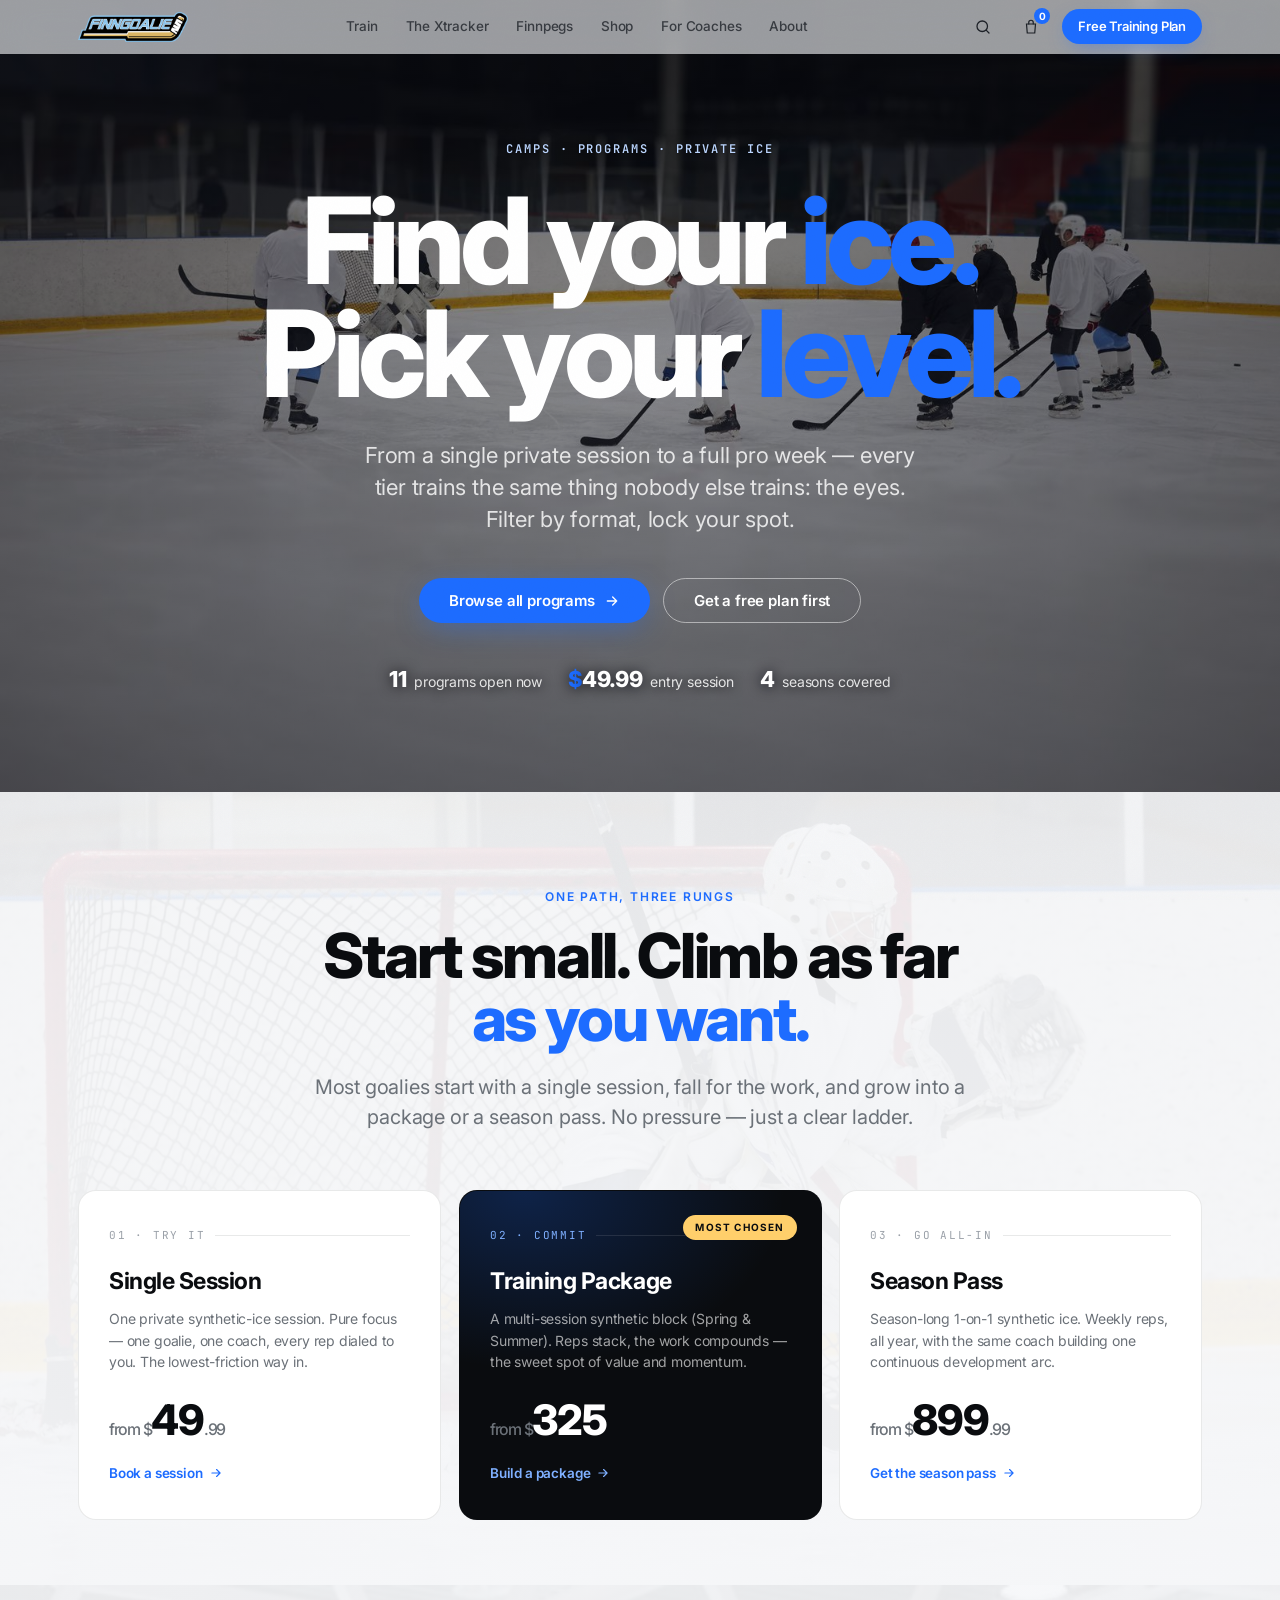
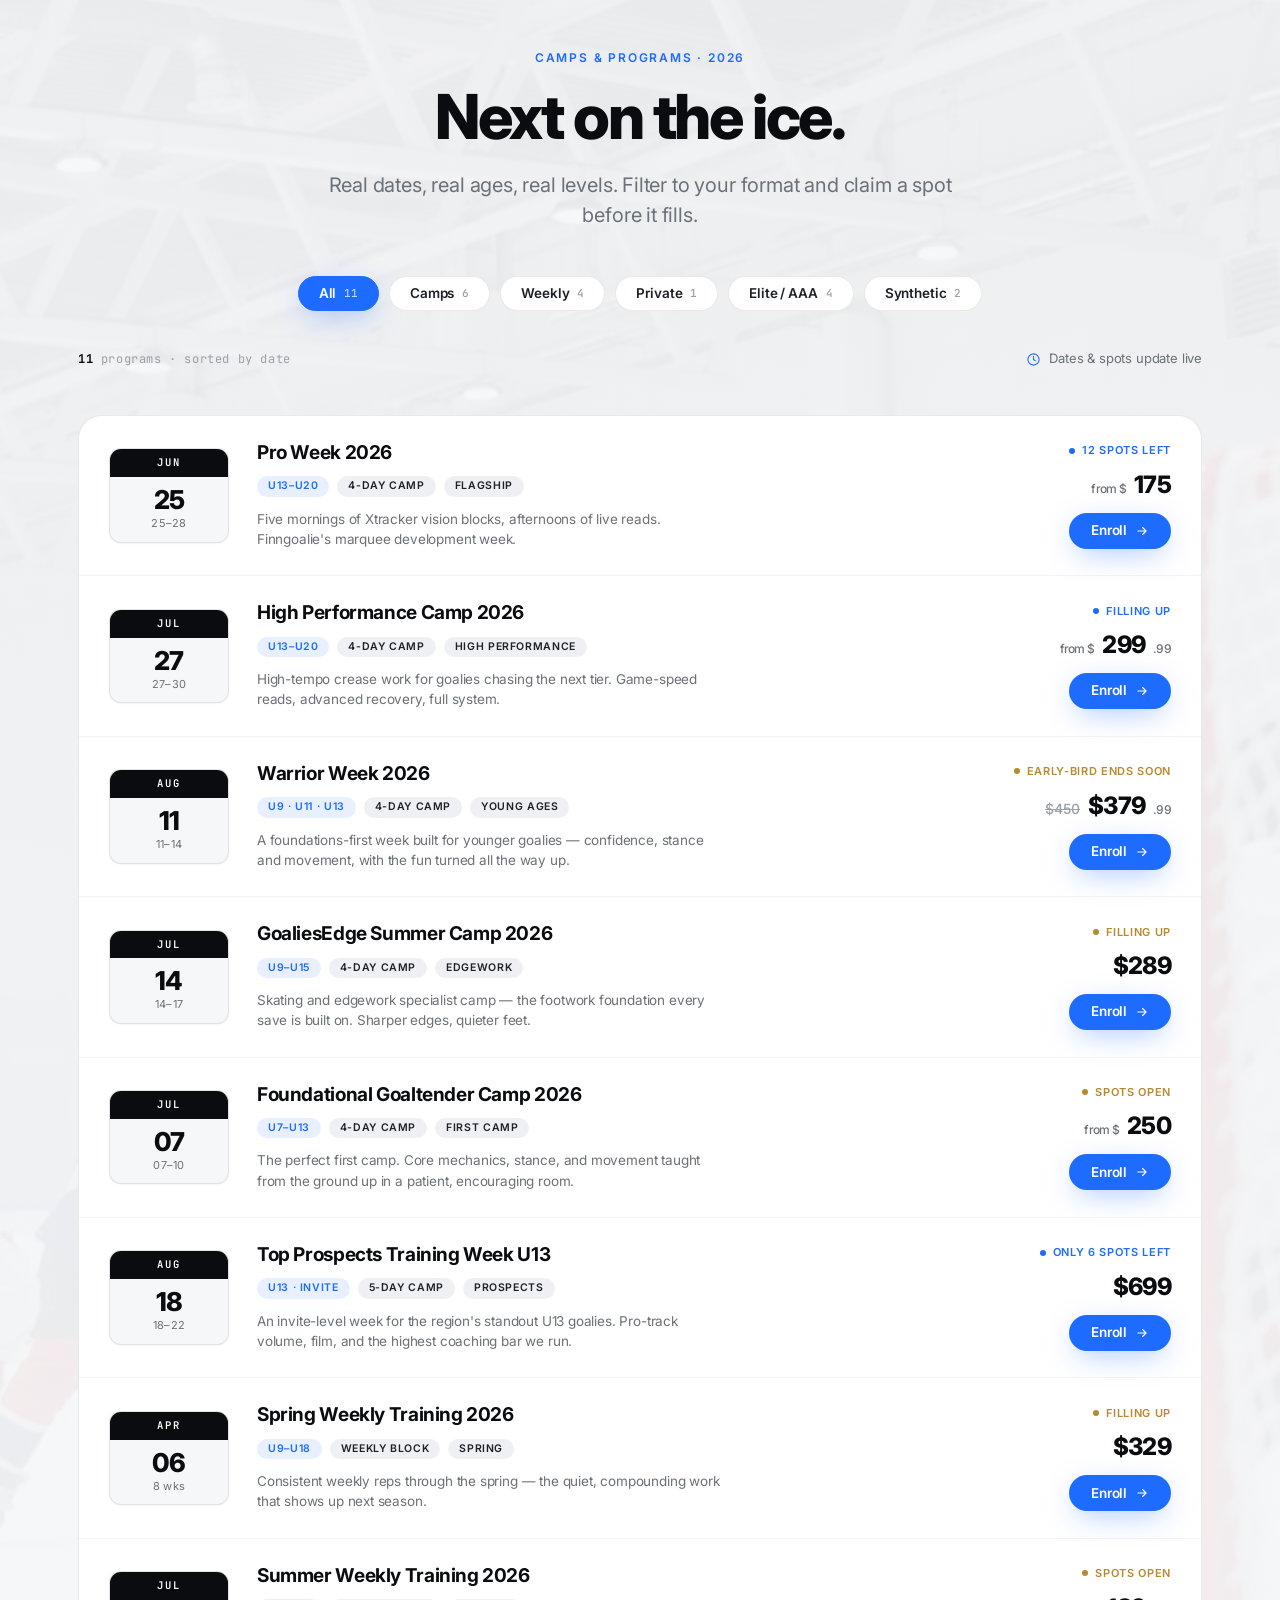
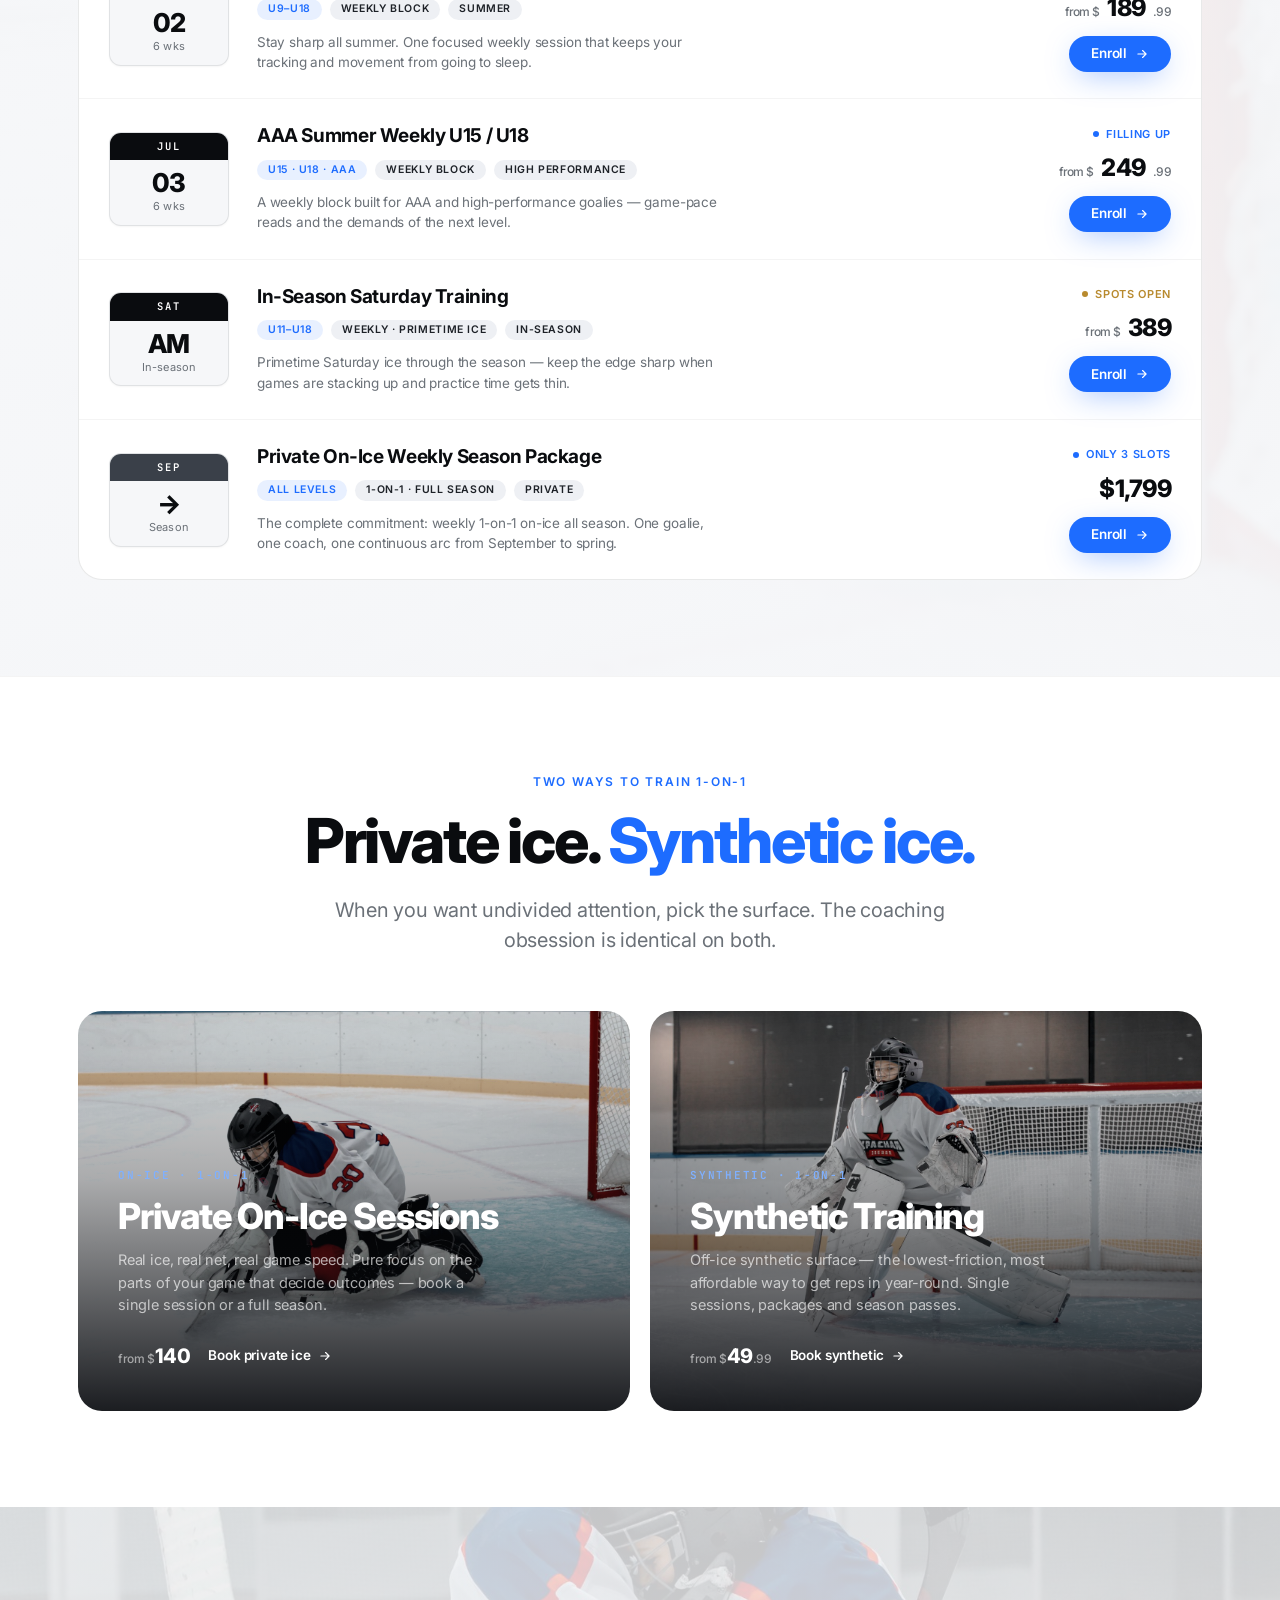
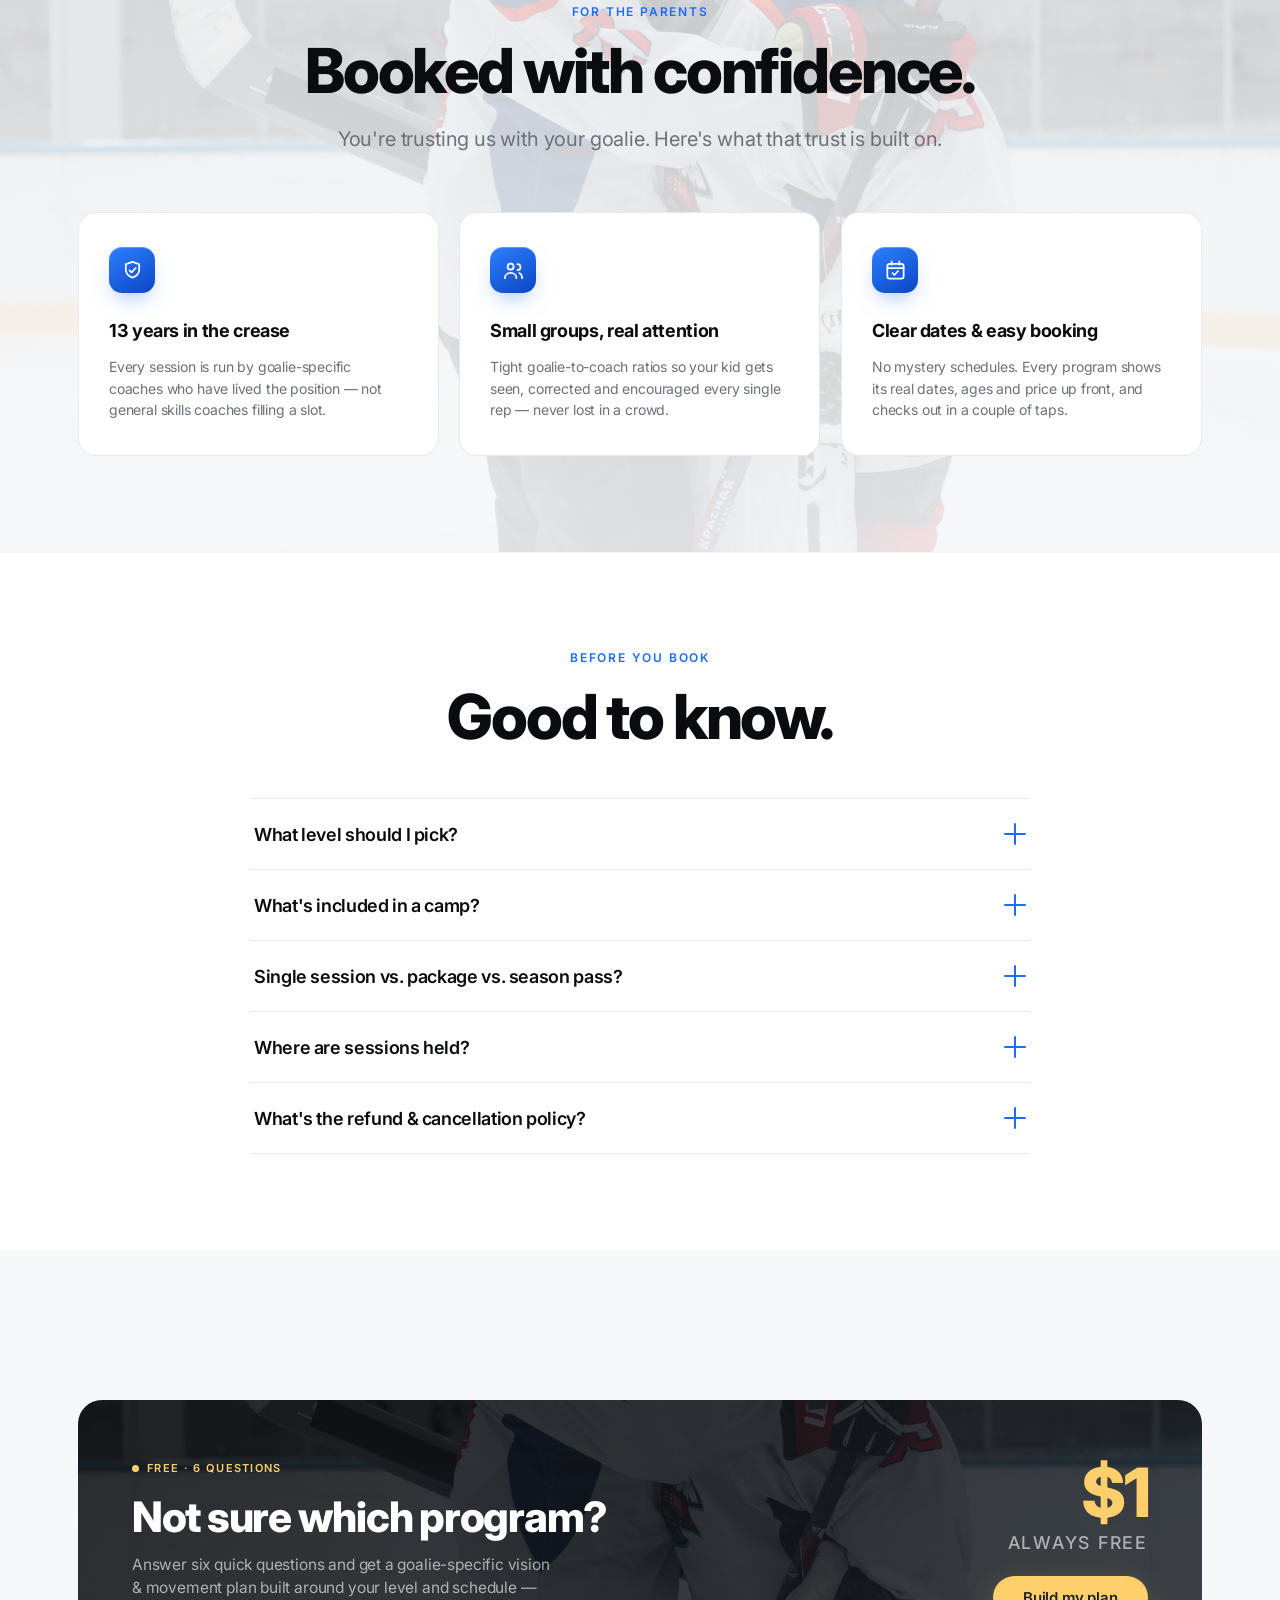
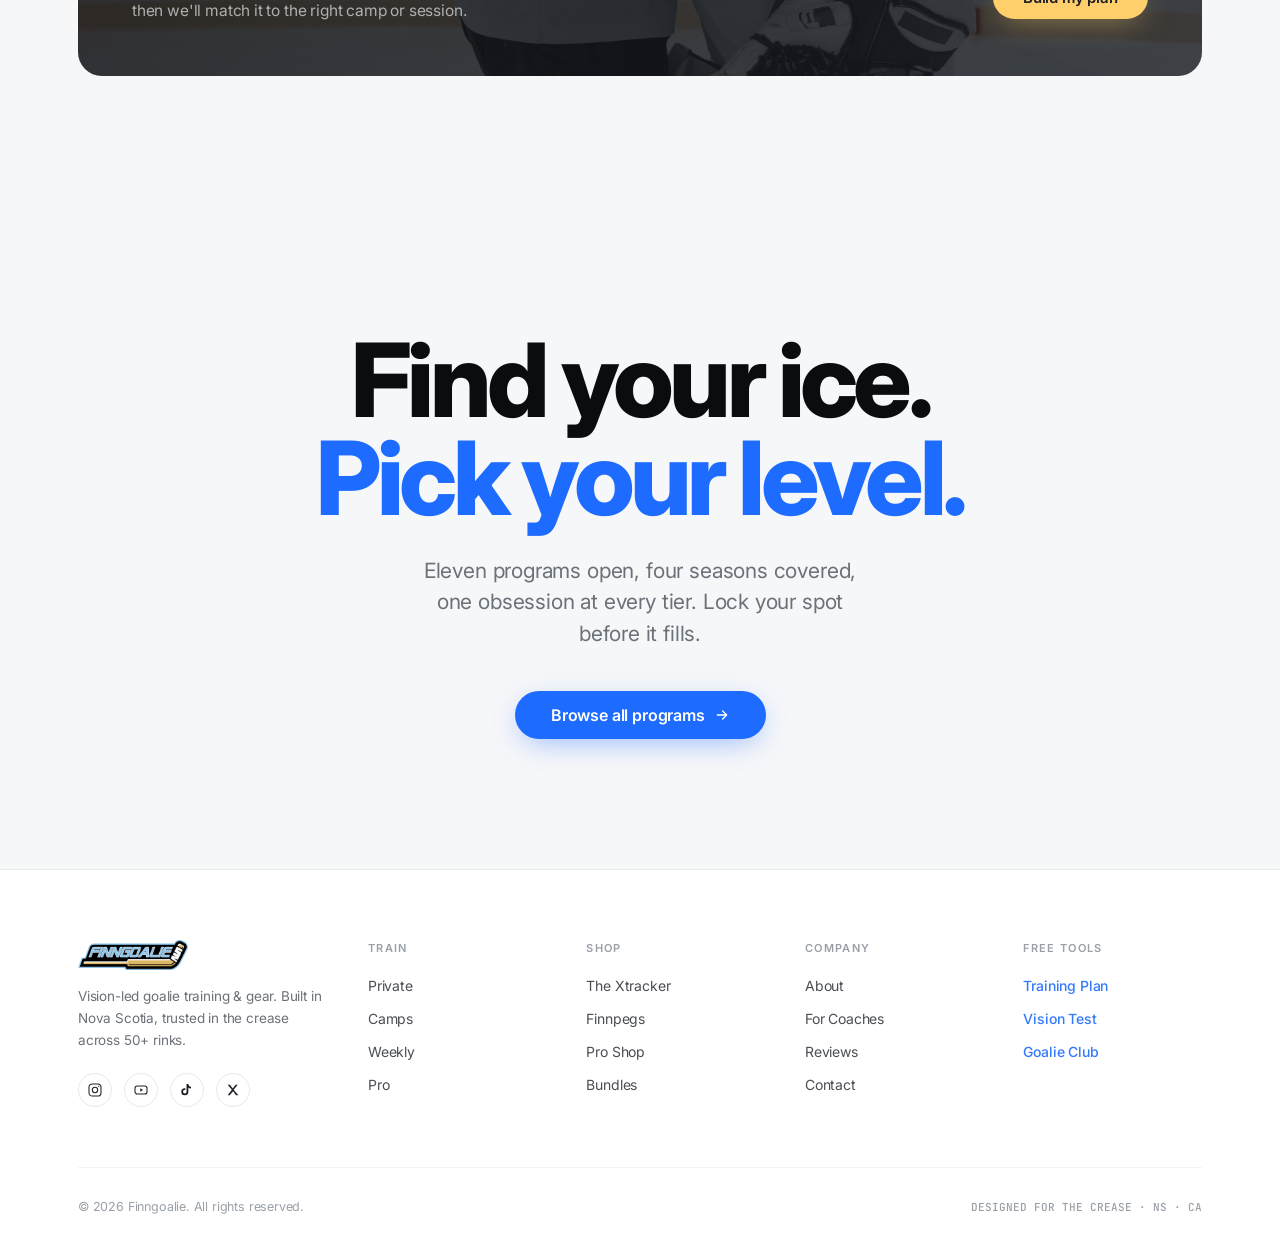
<file: train.html>
<!DOCTYPE html>
<html lang="en">
<head>
<meta charset="UTF-8">
<meta name="viewport" content="width=device-width, initial-scale=1.0, viewport-fit=cover">
<title>Train — Camps, Programs &amp; Private Sessions | Finngoalie</title>
<meta name="description" content="Find your ice. Pick your level. Finngoalie camps, weekly programs and private on-ice sessions — filterable by format, with real dates, ages and levels. Book a single session, a package, or a full season pass.">
<link rel="preconnect" href="https://fonts.googleapis.com">
<link rel="preconnect" href="https://fonts.gstatic.com" crossorigin>
<link href="https://fonts.googleapis.com/css2?family=Inter:wght@300;400;500;600;700;800&family=JetBrains+Mono:wght@400;500&display=swap" rel="stylesheet">
<link rel="stylesheet" href="styles.css?v=20260626a">
<style>
  /* ============================================================
     PAGE-LOCAL  —  Train page: hero · conversion ladder · camp list
     Composes the shared tokens (--accent / --ink / --mute / --line /
     --signal …). No new colors beyond the one blue + the warm signal.
     ============================================================ */

  /* — hero: Apple-clean, crafted duotone training photo behind ink veil — */
  .train-hero{
    position:relative;min-height:84svh;display:flex;flex-direction:column;
    align-items:center;justify-content:center;text-align:center;
    padding:140px 28px 96px;overflow:hidden;isolation:isolate;
  }
  .train-hero .hero-in{position:relative;z-index:3;display:flex;flex-direction:column;align-items:center}
  .train-hero h1{
    font-size:var(--fz-display);line-height:.94;font-weight:800;letter-spacing:-.045em;max-width:13ch;
  }
  .train-hero h1 .l{display:inline-block;opacity:0;transform:translateY(26px) rotate(1.5deg);animation:riseWord 1.05s var(--ease) forwards}
  .train-hero h1 .accent{color:var(--accent)}
  .train-hero p.sub{
    font-size:clamp(17px,2.1vw,22px);color:var(--mute);max-width:40ch;margin:30px auto 0;
    font-weight:400;letter-spacing:-.01em;line-height:1.45;
    opacity:0;transform:translateY(16px);animation:rise 1s var(--ease) .8s forwards;
  }
  .train-hero .hero-cta{
    display:flex;gap:14px;margin-top:42px;flex-wrap:wrap;justify-content:center;
    opacity:0;transform:translateY(16px);animation:rise 1s var(--ease) .95s forwards;
  }
  /* small live count chips under the hero CTA — date-driven urgency cue */
  .train-hero .hero-meta{
    display:flex;gap:26px;margin-top:40px;flex-wrap:wrap;justify-content:center;
    opacity:0;transform:translateY(12px);animation:rise 1s var(--ease) 1.15s forwards;
  }
  .train-hero .hero-meta .hm{display:flex;align-items:baseline;gap:8px;font-size:14px;color:rgba(255,255,255,.86);text-shadow:0 1px 12px rgba(6,8,15,.9)}
  .train-hero .hero-meta .hm b{font-size:22px;font-weight:800;letter-spacing:-.03em;color:#fff;text-shadow:0 1px 14px rgba(6,8,15,.9)}
  .train-hero .hero-meta .hm .sg{color:var(--accent)}

  /* ============================================================
     CONVERSION LADDER  — single session → package → season pass
     ============================================================ */
  .ladder{padding:var(--s-9) 0 var(--s-8)}
  .ladder-grid{display:grid;grid-template-columns:repeat(3,1fr);gap:18px;margin-top:58px;align-items:stretch}
  .rung{
    position:relative;background:var(--paper-2);border:1px solid var(--line);border-radius:var(--r);
    padding:36px 30px;display:flex;flex-direction:column;overflow:hidden;
    transition:transform .5s var(--ease),box-shadow .5s var(--ease),border-color .5s var(--ease);will-change:transform;
  }
  .rung:hover{transform:translateY(-6px);box-shadow:var(--sh-3);border-color:var(--accent-line)}
  .rung .step{font-family:'JetBrains Mono',monospace;font-size:11px;letter-spacing:.16em;text-transform:uppercase;color:var(--mute-2);margin-bottom:20px;display:flex;align-items:center;gap:10px}
  .rung .step .dotline{flex:1;height:1px;background:var(--line)}
  .rung h3{font-size:23px;font-weight:700;letter-spacing:-.02em}
  .rung .lede{font-size:14px;color:var(--mute);margin-top:10px;line-height:1.55;flex:1}
  .rung .p{font-size:clamp(30px,3.6vw,42px);font-weight:800;letter-spacing:-.03em;margin-top:26px;line-height:1}
  .rung .p small{font-size:.38em;color:var(--mute);font-weight:500}
  .rung .go{margin-top:22px;font-size:13.5px;font-weight:600;color:var(--accent);display:inline-flex;align-items:center;gap:6px}
  .rung .go .chev{transition:transform .35s var(--ease-spring)}
  .rung:hover .go .chev{transform:translateX(4px)}
  /* featured middle rung — the recommended package, on ink */
  .rung.feat{background:var(--ink);color:#fff;border-color:transparent}
  .rung.feat::before{content:"";position:absolute;inset:0;z-index:0;opacity:.7;background:radial-gradient(120% 90% at 18% 0%,rgba(29,108,255,.34),transparent 60%)}
  .rung.feat > *{position:relative;z-index:1}
  .rung.feat .step{color:var(--accent-up)}
  .rung.feat .step .dotline{background:var(--line-on-dark)}
  .rung.feat .lede{color:rgba(255,255,255,.62)}
  .rung.feat .go{color:var(--accent-up)}
  .rung.feat .tagpop{position:absolute;top:24px;right:24px;z-index:2;font-size:10px;font-weight:700;letter-spacing:.12em;text-transform:uppercase;color:var(--ink);background:var(--signal);border-radius:var(--r-pill);padding:5px 12px}

  /* ============================================================
     FILTER + CAMP LIST
     ============================================================ */
  .programs{padding:var(--s-8) 0 var(--s-9)}
  /* chip bar — composes pill geometry from the design language */
  .chipbar{display:flex;gap:10px;flex-wrap:wrap;justify-content:center;margin-top:46px}
  .chip{
    font-size:13.5px;font-weight:600;letter-spacing:-.01em;color:var(--ink-2);
    background:var(--paper-2);border:1px solid var(--line);border-radius:var(--r-pill);
    padding:10px 20px;cursor:pointer;display:inline-flex;align-items:center;gap:8px;line-height:1;
    transition:background var(--dur-fast) var(--ease),color var(--dur-fast) var(--ease),
               border-color var(--dur-fast) var(--ease),transform .35s var(--ease-spring);
  }
  .chip .cn{font-family:'JetBrains Mono',monospace;font-size:11px;color:var(--mute-2);font-weight:500}
  .chip:hover{border-color:var(--accent-line);color:var(--ink)}
  .chip.active{background:var(--accent);color:#fff;border-color:var(--accent);box-shadow:var(--sh-accent)}
  .chip.active .cn{color:rgba(255,255,255,.7)}
  .chip:active{transform:scale(.96)}

  /* camp list — date-led rows that read like a calendar */
  .camplist{margin-top:46px;border:1px solid var(--line);border-radius:var(--r-lg);overflow:hidden;background:var(--paper-2)}
  .camprow{
    display:grid;grid-template-columns:120px 1fr auto;align-items:center;gap:28px;
    padding:26px 30px;position:relative;
    transition:background var(--dur-fast) var(--ease);
  }
  .camprow + .camprow{border-top:1px solid var(--line-2)}
  .camprow:hover{background:var(--paper)}

  /* date badge — calendar-card look */
  .datebadge{
    width:120px;border:1px solid var(--line);border-radius:var(--r-sm);overflow:hidden;text-align:center;
    background:var(--paper);box-shadow:var(--sh-1);
  }
  .datebadge .dm{background:var(--ink);color:#fff;font-family:'JetBrains Mono',monospace;font-size:10.5px;letter-spacing:.16em;text-transform:uppercase;padding:6px 0;font-weight:600}
  .datebadge .dd{font-size:26px;font-weight:800;letter-spacing:-.03em;padding:10px 0 2px;line-height:1}
  .datebadge .dr{font-size:11px;color:var(--mute);padding-bottom:10px;letter-spacing:.02em}
  .datebadge.tbd .dm{background:var(--ink-3)}

  .campmain{min-width:0}
  .campmain h4{font-size:19px;font-weight:700;letter-spacing:-.02em;line-height:1.18}
  .campmain .tags{display:flex;gap:8px;flex-wrap:wrap;margin-top:12px}
  .campmain .t{
    font-size:10.5px;font-weight:600;letter-spacing:.06em;text-transform:uppercase;
    color:var(--ink-2);background:var(--paper-3);border-radius:var(--r-pill);padding:5px 11px;line-height:1;
  }
  .campmain .t.lvl{color:var(--accent);background:var(--accent-soft)}
  .campmain .desc{font-size:13.5px;color:var(--mute);margin-top:12px;line-height:1.5;max-width:52ch}

  .campside{display:flex;flex-direction:column;align-items:flex-end;gap:14px;flex-shrink:0;text-align:right}
  .campside .urg{
    display:inline-flex;align-items:center;gap:7px;font-size:11px;letter-spacing:.06em;
    text-transform:uppercase;font-weight:600;color:var(--gold);
  }
  .campside .urg.hot{color:var(--accent)}
  .campside .urg .pulse{width:6px;height:6px;border-radius:50%;background:currentColor;animation:pulseG 2s infinite}
  .campside .urg.hot .pulse{animation:pulseB 2s infinite}
  @keyframes pulseG{0%{box-shadow:0 0 0 0 rgba(184,138,46,.5)}70%{box-shadow:0 0 0 9px rgba(184,138,46,0)}100%{box-shadow:0 0 0 0 rgba(184,138,46,0)}}
  @keyframes pulseB{0%{box-shadow:0 0 0 0 rgba(29,108,255,.5)}70%{box-shadow:0 0 0 9px rgba(29,108,255,0)}100%{box-shadow:0 0 0 0 rgba(29,108,255,0)}}
  .campside .price{font-size:24px;font-weight:800;letter-spacing:-.03em;line-height:1;display:flex;align-items:baseline;gap:8px;justify-content:flex-end}
  .campside .price small{font-size:.5em;color:var(--mute);font-weight:500}
  .campside .price .was{font-size:14px;font-weight:500;color:var(--mute-2);text-decoration:line-through;letter-spacing:0}
  .campside .enroll{
    margin-top:2px;font-size:13.5px;font-weight:600;padding:11px 22px;border-radius:var(--r-pill);
    background:var(--accent);color:#fff;box-shadow:var(--sh-accent);display:inline-flex;align-items:center;gap:8px;line-height:1;
    transition:transform .35s var(--ease-spring),background var(--dur-fast) var(--ease),box-shadow var(--dur-fast) var(--ease);
  }
  .campside .enroll .chev{transition:transform .35s var(--ease-spring)}
  .campside .enroll:hover{background:var(--accent-deep);box-shadow:var(--sh-accent-lg)}
  .campside .enroll:hover .chev{transform:translateX(3px)}

  /* result count line above the list */
  .listmeta{display:flex;align-items:center;justify-content:space-between;margin-top:38px;gap:16px;flex-wrap:wrap}
  .listmeta .rc{font-family:'JetBrains Mono',monospace;font-size:12px;letter-spacing:.05em;color:var(--mute-2)}
  .listmeta .rc b{color:var(--ink)}
  .listmeta .note{font-size:13px;color:var(--mute);display:inline-flex;align-items:center;gap:8px}
  .listmeta .note svg{width:15px;height:15px;color:var(--accent)}

  /* ============================================================
     PRIVATE & SYNTHETIC split
     ============================================================ */
  .split{padding:var(--s-9) 0;background:var(--paper-2);border-top:1px solid var(--line-2)}
  .split-grid{display:grid;grid-template-columns:1fr 1fr;gap:20px;margin-top:56px}
  .split-card{
    position:relative;border-radius:var(--r-lg);overflow:hidden;min-height:400px;display:flex;
    align-items:flex-end;color:#fff;padding:40px;isolation:isolate;
  }
  .split-card .bg{position:absolute;inset:0;z-index:0;background-size:cover;background-position:center;filter:grayscale(.4) contrast(1.05);transition:transform 1.2s var(--ease)}
  .split-card:hover .bg{transform:scale(1.06)}
  .split-card::after{content:"";position:absolute;inset:0;z-index:1;background:linear-gradient(0deg,rgba(8,10,14,.92),rgba(8,10,14,.34) 58%,rgba(8,10,14,.12))}
  .split-card > .in{position:relative;z-index:2}
  .split-card .tag{font-family:'JetBrains Mono',monospace;font-size:11px;letter-spacing:.16em;text-transform:uppercase;color:var(--accent-up);font-weight:600}
  .split-card h3{font-size:clamp(26px,3.4vw,36px);font-weight:800;letter-spacing:-.03em;line-height:1.04;margin-top:14px}
  .split-card p{color:rgba(255,255,255,.66);font-size:14.5px;margin-top:14px;line-height:1.55;max-width:40ch}
  .split-card .row{display:flex;align-items:center;gap:18px;margin-top:24px;flex-wrap:wrap}
  .split-card .pr{font-size:20px;font-weight:800;letter-spacing:-.02em}
  .split-card .pr small{font-size:.6em;color:rgba(255,255,255,.55);font-weight:500}
  .split-card .glink{font-size:13.5px;font-weight:600;color:#fff;display:inline-flex;align-items:center;gap:7px}
  .split-card .glink .chev{transition:transform .35s var(--ease-spring)}
  .split-card:hover .glink .chev{transform:translateX(4px)}

  /* ============================================================
     PARENT REASSURANCE trio
     ============================================================ */
  .reassure{padding:var(--s-9) 0}
  .reassure-grid{display:grid;grid-template-columns:repeat(3,1fr);gap:20px;margin-top:58px}
  .recard{border:1px solid var(--line);border-radius:var(--r);padding:34px 30px;background:var(--paper-2);transition:transform .5s var(--ease),box-shadow .5s var(--ease);will-change:transform}
  .recard:hover{transform:translateY(-5px);box-shadow:var(--sh-2)}
  .recard .ri{width:46px;height:46px;border-radius:13px;background:var(--accent-soft);display:grid;place-items:center;color:var(--accent);margin-bottom:24px}
  .recard .ri svg{width:23px;height:23px}
  .recard h4{font-size:18px;font-weight:700;letter-spacing:-.02em}
  .recard p{font-size:14px;color:var(--mute);margin-top:12px;line-height:1.55}

  /* ============================================================
     FAQ accordion uses shared .accordion classes — only width wrap
     ============================================================ */
  .faq{padding:var(--s-9) 0;background:var(--paper-2);border-top:1px solid var(--line-2)}
  .faq .accordion{max-width:780px;margin-left:auto;margin-right:auto}

  /* ============================================================
     RESPONSIVE
     ============================================================ */
  @media(max-width:920px){
    .ladder-grid{grid-template-columns:1fr;gap:16px}
    .split-grid{grid-template-columns:1fr}
    .reassure-grid{grid-template-columns:1fr;gap:16px}
    .camprow{grid-template-columns:96px 1fr;gap:18px 20px}
    .campside{grid-column:1 / -1;flex-direction:row;align-items:center;justify-content:space-between;text-align:left;margin-top:4px;flex-wrap:wrap;gap:14px}
    .campside .price{justify-content:flex-start}
    .datebadge{width:96px}
  }
  @media(max-width:680px){
    .train-hero{min-height:78svh;padding:120px 22px 72px}
    .chipbar{justify-content:flex-start;flex-wrap:nowrap;overflow-x:auto;-webkit-overflow-scrolling:touch;padding-bottom:6px;margin-left:-2px;margin-right:-2px;scrollbar-width:none}
    .chipbar::-webkit-scrollbar{display:none}
    .chip{flex-shrink:0}
    .camprow{padding:22px 20px}
    .camplist{border-radius:var(--r)}
    .campside .enroll{flex:1;justify-content:center}
    .train-hero .hero-meta{gap:18px}
  }
</style>
</head>
<body id="top">

<!-- LIVING AURORA -->
<canvas class="aurora-canvas" id="aurora"></canvas>

<!-- ============================================================
     NAV  —  REUSABLE SITE-WIDE BLOCK (copied verbatim, active=Train)
     ============================================================ -->
<nav class="nav" id="nav">
  <div class="wrap">
    <a class="brand" href="index.html"><img class="brand-logo" src="assets/img/logo.png" alt="Finngoalie"></a>
    <div class="navlinks">
      <a href="train.html" class="active" aria-current="page">Train</a>
      <a href="xtracker.html">The Xtracker</a>
      <a href="finnpegs.html">Finnpegs</a>
      <a href="shop.html">Shop</a>
      <a href="coaches.html">For Coaches</a>
      <a href="about.html">About</a>
    </div>
    <div class="nav-right">
      <a class="nav-icon search-icon" href="shop.html" aria-label="Search">
        <svg viewBox="0 0 24 24" fill="none" stroke="currentColor" stroke-width="1.7"><circle cx="11" cy="11" r="7"/><path d="m20 20-3.5-3.5" stroke-linecap="round"/></svg>
      </a>
      <a class="nav-icon" href="shop.html" aria-label="Bag" data-bag-add>
        <svg viewBox="0 0 24 24" fill="none" stroke="currentColor" stroke-width="1.6"><path d="M6 8h12l-1 12H7L6 8z"/><path d="M9 8V6a3 3 0 0 1 6 0v2" stroke-linecap="round"/></svg>
        <span class="count" data-bag-count>0</span>
      </a>
      <a class="nav-cta magnetic" href="plan.html">Free Training Plan</a>
      <button class="burger" id="burger" aria-label="Menu" data-burger><span></span><span></span><span></span></button>
    </div>
  </div>
</nav>

<!-- MOBILE DRAWER (mirrors nav) -->
<div class="drawer" id="drawer">
  <a href="train.html" data-drawer-close>Train</a>
  <a href="xtracker.html" data-drawer-close>The Xtracker</a>
  <a href="finnpegs.html" data-drawer-close>Finnpegs</a>
  <a href="shop.html" data-drawer-close>Shop</a>
  <a href="coaches.html" data-drawer-close>For Coaches</a>
  <a href="about.html" data-drawer-close>About</a>
  <a class="drawer-cta" href="plan.html" data-drawer-close>Free Training Plan</a>
</div>

<!-- ============================================================
     HERO  —  "Find your ice. Pick your level."
     ============================================================ -->
<header class="train-hero hero has-media center">
  <div class="hero-media"><img src="assets/img/training.jpg" alt=""></div>
  <div class="hero-in">
    <div class="hero-eyebrow mono">CAMPS · PROGRAMS · PRIVATE ICE</div>
    <h1>
      <span class="l" style="animation-delay:.25s">Find</span>
      <span class="l" style="animation-delay:.33s">your</span>
      <span class="l accent" style="animation-delay:.41s">ice.</span><br>
      <span class="l" style="animation-delay:.55s">Pick</span>
      <span class="l" style="animation-delay:.63s">your</span>
      <span class="l accent" style="animation-delay:.71s">level.</span>
    </h1>
    <p class="sub">From a single private session to a full pro week — every tier trains the same thing nobody else trains: the eyes. Filter by format, lock your spot.</p>
    <div class="hero-cta">
      <a class="btn btn-primary magnetic" href="#programs">Browse all programs <svg class="chev" width="16" height="16" viewBox="0 0 24 24" fill="none"><path d="M5 12h14M13 6l6 6-6 6" stroke="currentColor" stroke-width="2" stroke-linecap="round" stroke-linejoin="round"/></svg></a>
      <a class="btn btn-ghost magnetic" href="plan.html">Get a free plan first</a>
    </div>
    <div class="hero-meta">
      <div class="hm"><b data-count="11">11</b><span>programs open now</span></div>
      <div class="hm"><b><span class="sg">$</span><span data-count="49.99" data-dec="2">49.99</span></b><span>entry session</span></div>
      <div class="hm"><b data-count="4">4</b><span>seasons covered</span></div>
    </div>
  </div>
</header>

<!-- ============================================================
     CONVERSION LADDER
     ============================================================ -->
<section class="ladder has-bg">
  <div class="bg-media wash"><img src="assets/img/goalie-focus.jpg" alt=""></div>
  <div class="wrap">
    <div class="section-head">
      <div class="kicker reveal">One path, three rungs</div>
      <h2 class="reveal d1">Start small. <span class="mute">Climb as far</span> <span class="accent">as you want.</span></h2>
      <p class="reveal d2">Most goalies start with a single session, fall for the work, and grow into a package or a season pass. No pressure — just a clear ladder.</p>
    </div>
    <div class="ladder-grid stagger">
      <div class="rung">
        <div class="step"><span>01 · Try it</span><span class="dotline"></span></div>
        <h3>Single Session</h3>
        <p class="lede">One private synthetic-ice session. Pure focus — one goalie, one coach, every rep dialed to you. The lowest-friction way in.</p>
        <div class="p"><small>from $</small>49<small>.99</small></div>
        <a class="go" href="book.html">Book a session <svg class="chev" width="14" height="14" viewBox="0 0 24 24" fill="none"><path d="M5 12h14M13 6l6 6-6 6" stroke="currentColor" stroke-width="2" stroke-linecap="round" stroke-linejoin="round"/></svg></a>
      </div>
      <div class="rung feat">
        <span class="tagpop">Most chosen</span>
        <div class="step"><span>02 · Commit</span><span class="dotline"></span></div>
        <h3>Training Package</h3>
        <p class="lede">A multi-session synthetic block (Spring &amp; Summer). Reps stack, the work compounds — the sweet spot of value and momentum.</p>
        <div class="p"><small>from $</small>325</div>
        <a class="go" href="book.html">Build a package <svg class="chev" width="14" height="14" viewBox="0 0 24 24" fill="none"><path d="M5 12h14M13 6l6 6-6 6" stroke="#7fb0ff" stroke-width="2" stroke-linecap="round" stroke-linejoin="round"/></svg></a>
      </div>
      <div class="rung">
        <div class="step"><span>03 · Go all-in</span><span class="dotline"></span></div>
        <h3>Season Pass</h3>
        <p class="lede">Season-long 1-on-1 synthetic ice. Weekly reps, all year, with the same coach building one continuous development arc.</p>
        <div class="p"><small>from $</small>899<small>.99</small></div>
        <a class="go" href="book.html">Get the season pass <svg class="chev" width="14" height="14" viewBox="0 0 24 24" fill="none"><path d="M5 12h14M13 6l6 6-6 6" stroke="currentColor" stroke-width="2" stroke-linecap="round" stroke-linejoin="round"/></svg></a>
      </div>
    </div>
  </div>
</section>

<!-- ============================================================
     PROGRAMS  —  filter chips + camp list (data-filter wiring)
     ============================================================ -->
<section class="programs has-bg" id="programs">
  <div class="bg-media wash"><img src="assets/img/ice-rink.jpg" alt=""></div>
  <div class="wrap">
    <div class="section-head">
      <div class="kicker reveal">Camps &amp; programs · 2026</div>
      <h2 class="reveal d1">Next on <span class="mute">the ice.</span></h2>
      <p class="reveal d2">Real dates, real ages, real levels. Filter to your format and claim a spot before it fills.</p>
    </div>

    <!-- FILTER CHIPS  ·  group scope = "camps"  (app.js: [data-filter]/[data-chip]) -->
    <div class="chipbar reveal d1" data-filter="camps" data-active-chip="all" role="tablist" aria-label="Filter programs by format">
      <button class="chip active" data-chip="all">All <span class="cn">11</span></button>
      <button class="chip" data-chip="camps">Camps <span class="cn">6</span></button>
      <button class="chip" data-chip="weekly">Weekly <span class="cn">4</span></button>
      <button class="chip" data-chip="private">Private <span class="cn">1</span></button>
      <button class="chip" data-chip="elite">Elite / AAA <span class="cn">4</span></button>
      <button class="chip" data-chip="synthetic">Synthetic <span class="cn">2</span></button>
    </div>

    <div class="listmeta reveal">
      <div class="rc"><b>11</b> programs · sorted by date</div>
      <div class="note"><svg viewBox="0 0 24 24" fill="none" stroke="currentColor" stroke-width="1.7"><circle cx="12" cy="12" r="9"/><path d="M12 7v5l3 2" stroke-linecap="round"/></svg> Dates &amp; spots update live</div>
    </div>

    <!-- CAMP LIST  ·  target scope = "camps"  (each row [data-tag]) -->
    <div class="camplist reveal d1" data-filter-target="camps">

      <!-- 1 · Pro Week 2026 -->
      <article class="camprow" data-tag="camps elite">
        <div class="datebadge"><div class="dm">Jun</div><div class="dd">25</div><div class="dr">25–28</div></div>
        <div class="campmain">
          <h4>Pro Week 2026</h4>
          <div class="tags"><span class="t lvl">U13–U20</span><span class="t">4-day camp</span><span class="t">Flagship</span></div>
          <p class="desc">Five mornings of Xtracker vision blocks, afternoons of live reads. Finngoalie's marquee development week.</p>
        </div>
        <div class="campside">
          <div class="urg hot"><span class="pulse"></span>12 spots left</div>
          <div class="price"><small>from $</small>175</div>
          <a class="enroll magnetic" href="book.html">Enroll <svg class="chev" width="14" height="14" viewBox="0 0 24 24" fill="none"><path d="M5 12h14M13 6l6 6-6 6" stroke="currentColor" stroke-width="2" stroke-linecap="round" stroke-linejoin="round"/></svg></a>
        </div>
      </article>

      <!-- 2 · High Performance Training Camp -->
      <article class="camprow" data-tag="camps elite">
        <div class="datebadge"><div class="dm">Jul</div><div class="dd">27</div><div class="dr">27–30</div></div>
        <div class="campmain">
          <h4>High Performance Camp 2026</h4>
          <div class="tags"><span class="t lvl">U13–U20</span><span class="t">4-day camp</span><span class="t">High performance</span></div>
          <p class="desc">High-tempo crease work for goalies chasing the next tier. Game-speed reads, advanced recovery, full system.</p>
        </div>
        <div class="campside">
          <div class="urg hot"><span class="pulse"></span>Filling up</div>
          <div class="price"><small>from $</small>299<small>.99</small></div>
          <a class="enroll magnetic" href="book.html">Enroll <svg class="chev" width="14" height="14" viewBox="0 0 24 24" fill="none"><path d="M5 12h14M13 6l6 6-6 6" stroke="currentColor" stroke-width="2" stroke-linecap="round" stroke-linejoin="round"/></svg></a>
        </div>
      </article>

      <!-- 3 · Warrior Week (sale) -->
      <article class="camprow" data-tag="camps">
        <div class="datebadge"><div class="dm">Aug</div><div class="dd">11</div><div class="dr">11–14</div></div>
        <div class="campmain">
          <h4>Warrior Week 2026</h4>
          <div class="tags"><span class="t lvl">U9 · U11 · U13</span><span class="t">4-day camp</span><span class="t">Young ages</span></div>
          <p class="desc">A foundations-first week built for younger goalies — confidence, stance and movement, with the fun turned all the way up.</p>
        </div>
        <div class="campside">
          <div class="urg"><span class="pulse"></span>Early-bird ends soon</div>
          <div class="price"><span class="was">$450</span>$379<small>.99</small></div>
          <a class="enroll magnetic" href="book.html">Enroll <svg class="chev" width="14" height="14" viewBox="0 0 24 24" fill="none"><path d="M5 12h14M13 6l6 6-6 6" stroke="currentColor" stroke-width="2" stroke-linecap="round" stroke-linejoin="round"/></svg></a>
        </div>
      </article>

      <!-- 4 · GoaliesEdge Summer Camp -->
      <article class="camprow" data-tag="camps">
        <div class="datebadge"><div class="dm">Jul</div><div class="dd">14</div><div class="dr">14–17</div></div>
        <div class="campmain">
          <h4>GoaliesEdge Summer Camp 2026</h4>
          <div class="tags"><span class="t lvl">U9–U15</span><span class="t">4-day camp</span><span class="t">Edgework</span></div>
          <p class="desc">Skating and edgework specialist camp — the footwork foundation every save is built on. Sharper edges, quieter feet.</p>
        </div>
        <div class="campside">
          <div class="urg"><span class="pulse"></span>Filling up</div>
          <div class="price">$289</div>
          <a class="enroll magnetic" href="book.html">Enroll <svg class="chev" width="14" height="14" viewBox="0 0 24 24" fill="none"><path d="M5 12h14M13 6l6 6-6 6" stroke="currentColor" stroke-width="2" stroke-linecap="round" stroke-linejoin="round"/></svg></a>
        </div>
      </article>

      <!-- 5 · Foundational Goaltender Camp -->
      <article class="camprow" data-tag="camps">
        <div class="datebadge"><div class="dm">Jul</div><div class="dd">07</div><div class="dr">07–10</div></div>
        <div class="campmain">
          <h4>Foundational Goaltender Camp 2026</h4>
          <div class="tags"><span class="t lvl">U7–U13</span><span class="t">4-day camp</span><span class="t">First camp</span></div>
          <p class="desc">The perfect first camp. Core mechanics, stance, and movement taught from the ground up in a patient, encouraging room.</p>
        </div>
        <div class="campside">
          <div class="urg"><span class="pulse"></span>Spots open</div>
          <div class="price"><small>from $</small>250</div>
          <a class="enroll magnetic" href="book.html">Enroll <svg class="chev" width="14" height="14" viewBox="0 0 24 24" fill="none"><path d="M5 12h14M13 6l6 6-6 6" stroke="currentColor" stroke-width="2" stroke-linecap="round" stroke-linejoin="round"/></svg></a>
        </div>
      </article>

      <!-- 6 · Top Prospects Training Week U13 -->
      <article class="camprow" data-tag="camps elite">
        <div class="datebadge"><div class="dm">Aug</div><div class="dd">18</div><div class="dr">18–22</div></div>
        <div class="campmain">
          <h4>Top Prospects Training Week U13</h4>
          <div class="tags"><span class="t lvl">U13 · invite</span><span class="t">5-day camp</span><span class="t">Prospects</span></div>
          <p class="desc">An invite-level week for the region's standout U13 goalies. Pro-track volume, film, and the highest coaching bar we run.</p>
        </div>
        <div class="campside">
          <div class="urg hot"><span class="pulse"></span>Only 6 spots left</div>
          <div class="price">$699</div>
          <a class="enroll magnetic" href="book.html">Enroll <svg class="chev" width="14" height="14" viewBox="0 0 24 24" fill="none"><path d="M5 12h14M13 6l6 6-6 6" stroke="currentColor" stroke-width="2" stroke-linecap="round" stroke-linejoin="round"/></svg></a>
        </div>
      </article>

      <!-- 7 · Spring Weekly -->
      <article class="camprow" data-tag="weekly">
        <div class="datebadge"><div class="dm">Apr</div><div class="dd">06</div><div class="dr">8 wks</div></div>
        <div class="campmain">
          <h4>Spring Weekly Training 2026</h4>
          <div class="tags"><span class="t lvl">U9–U18</span><span class="t">Weekly block</span><span class="t">Spring</span></div>
          <p class="desc">Consistent weekly reps through the spring — the quiet, compounding work that shows up next season.</p>
        </div>
        <div class="campside">
          <div class="urg"><span class="pulse"></span>Filling up</div>
          <div class="price">$329</div>
          <a class="enroll magnetic" href="book.html">Enroll <svg class="chev" width="14" height="14" viewBox="0 0 24 24" fill="none"><path d="M5 12h14M13 6l6 6-6 6" stroke="currentColor" stroke-width="2" stroke-linecap="round" stroke-linejoin="round"/></svg></a>
        </div>
      </article>

      <!-- 8 · Summer Weekly -->
      <article class="camprow" data-tag="weekly">
        <div class="datebadge"><div class="dm">Jul</div><div class="dd">02</div><div class="dr">6 wks</div></div>
        <div class="campmain">
          <h4>Summer Weekly Training 2026</h4>
          <div class="tags"><span class="t lvl">U9–U18</span><span class="t">Weekly block</span><span class="t">Summer</span></div>
          <p class="desc">Stay sharp all summer. One focused weekly session that keeps your tracking and movement from going to sleep.</p>
        </div>
        <div class="campside">
          <div class="urg"><span class="pulse"></span>Spots open</div>
          <div class="price"><small>from $</small>189<small>.99</small></div>
          <a class="enroll magnetic" href="book.html">Enroll <svg class="chev" width="14" height="14" viewBox="0 0 24 24" fill="none"><path d="M5 12h14M13 6l6 6-6 6" stroke="currentColor" stroke-width="2" stroke-linecap="round" stroke-linejoin="round"/></svg></a>
        </div>
      </article>

      <!-- 9 · AAA / High Performance Summer Weekly U15/U18 -->
      <article class="camprow" data-tag="weekly elite">
        <div class="datebadge"><div class="dm">Jul</div><div class="dd">03</div><div class="dr">6 wks</div></div>
        <div class="campmain">
          <h4>AAA Summer Weekly U15 / U18</h4>
          <div class="tags"><span class="t lvl">U15 · U18 · AAA</span><span class="t">Weekly block</span><span class="t">High performance</span></div>
          <p class="desc">A weekly block built for AAA and high-performance goalies — game-pace reads and the demands of the next level.</p>
        </div>
        <div class="campside">
          <div class="urg hot"><span class="pulse"></span>Filling up</div>
          <div class="price"><small>from $</small>249<small>.99</small></div>
          <a class="enroll magnetic" href="book.html">Enroll <svg class="chev" width="14" height="14" viewBox="0 0 24 24" fill="none"><path d="M5 12h14M13 6l6 6-6 6" stroke="currentColor" stroke-width="2" stroke-linecap="round" stroke-linejoin="round"/></svg></a>
        </div>
      </article>

      <!-- 10 · In-Season Saturday (Primetime) -->
      <article class="camprow" data-tag="weekly synthetic">
        <div class="datebadge"><div class="dm">Sat</div><div class="dd">AM</div><div class="dr">In-season</div></div>
        <div class="campmain">
          <h4>In-Season Saturday Training</h4>
          <div class="tags"><span class="t lvl">U11–U18</span><span class="t">Weekly · primetime ice</span><span class="t">In-season</span></div>
          <p class="desc">Primetime Saturday ice through the season — keep the edge sharp when games are stacking up and practice time gets thin.</p>
        </div>
        <div class="campside">
          <div class="urg"><span class="pulse"></span>Spots open</div>
          <div class="price"><small>from $</small>389</div>
          <a class="enroll magnetic" href="book.html">Enroll <svg class="chev" width="14" height="14" viewBox="0 0 24 24" fill="none"><path d="M5 12h14M13 6l6 6-6 6" stroke="currentColor" stroke-width="2" stroke-linecap="round" stroke-linejoin="round"/></svg></a>
        </div>
      </article>

      <!-- 11 · Private On-Ice Weekly Season Package -->
      <article class="camprow" data-tag="private synthetic">
        <div class="datebadge tbd"><div class="dm">Sep</div><div class="dd">→</div><div class="dr">Season</div></div>
        <div class="campmain">
          <h4>Private On-Ice Weekly Season Package</h4>
          <div class="tags"><span class="t lvl">All levels</span><span class="t">1-on-1 · full season</span><span class="t">Private</span></div>
          <p class="desc">The complete commitment: weekly 1-on-1 on-ice all season. One goalie, one coach, one continuous arc from September to spring.</p>
        </div>
        <div class="campside">
          <div class="urg hot"><span class="pulse"></span>Only 3 slots</div>
          <div class="price">$1,799</div>
          <a class="enroll magnetic" href="book.html">Enroll <svg class="chev" width="14" height="14" viewBox="0 0 24 24" fill="none"><path d="M5 12h14M13 6l6 6-6 6" stroke="currentColor" stroke-width="2" stroke-linecap="round" stroke-linejoin="round"/></svg></a>
        </div>
      </article>

    </div><!-- /camplist -->
  </div>
</section>

<!-- ============================================================
     PRIVATE & SYNTHETIC SPLIT
     ============================================================ -->
<section class="split">
  <div class="wrap">
    <div class="section-head">
      <div class="kicker reveal">Two ways to train 1-on-1</div>
      <h2 class="reveal d1">Private ice. <span class="accent">Synthetic ice.</span></h2>
      <p class="reveal d2">When you want undivided attention, pick the surface. The coaching obsession is identical on both.</p>
    </div>
    <div class="split-grid">
      <a class="split-card reveal r-left" href="book.html">
        <div class="bg" style="background-image:url(assets/img/goalie-save.jpg)"></div>
        <div class="in">
          <div class="tag">On-ice · 1-on-1</div>
          <h3>Private On-Ice Sessions</h3>
          <p>Real ice, real net, real game speed. Pure focus on the parts of your game that decide outcomes — book a single session or a full season.</p>
          <div class="row"><span class="pr"><small>from $</small>140</span><span class="glink">Book private ice <svg class="chev" width="14" height="14" viewBox="0 0 24 24" fill="none"><path d="M5 12h14M13 6l6 6-6 6" stroke="currentColor" stroke-width="2" stroke-linecap="round" stroke-linejoin="round"/></svg></span></div>
        </div>
      </a>
      <a class="split-card reveal r-right" href="book.html">
        <div class="bg" style="background-image:url(assets/img/goalie-action.jpg)"></div>
        <div class="in">
          <div class="tag">Synthetic · 1-on-1</div>
          <h3>Synthetic Training</h3>
          <p>Off-ice synthetic surface — the lowest-friction, most affordable way to get reps in year-round. Single sessions, packages and season passes.</p>
          <div class="row"><span class="pr"><small>from $</small>49<small>.99</small></span><span class="glink">Book synthetic <svg class="chev" width="14" height="14" viewBox="0 0 24 24" fill="none"><path d="M5 12h14M13 6l6 6-6 6" stroke="currentColor" stroke-width="2" stroke-linecap="round" stroke-linejoin="round"/></svg></span></div>
        </div>
      </a>
    </div>
  </div>
</section>

<!-- ============================================================
     PARENT REASSURANCE TRIO
     ============================================================ -->
<section class="reassure has-bg">
  <div class="bg-media wash-soft"><img src="assets/img/youth.jpg" alt=""></div>
  <div class="wrap">
    <div class="section-head">
      <div class="kicker reveal">For the parents</div>
      <h2 class="reveal d1">Booked with <span class="mute">confidence.</span></h2>
      <p class="reveal d2">You're trusting us with your goalie. Here's what that trust is built on.</p>
    </div>
    <div class="reassure-grid stagger">
      <div class="recard">
        <div class="ri fico"><svg viewBox="0 0 24 24" fill="none" stroke="currentColor"><path d="M12 3l7 2.5v5.2c0 4.3-3 7.4-7 8.8-4-1.4-7-4.5-7-8.8V5.5L12 3z"/><path d="m8.8 11.8 2.2 2.2 4.4-4.6"/></svg></div>
        <h4>13 years in the crease</h4>
        <p>Every session is run by goalie-specific coaches who have lived the position — not general skills coaches filling a slot.</p>
      </div>
      <div class="recard">
        <div class="ri fico"><svg viewBox="0 0 24 24" fill="none" stroke="currentColor"><circle cx="9" cy="8" r="3.1"/><path d="M3 20c0-3.3 2.7-5.5 6-5.5s6 2.2 6 5.5"/><path d="M16.2 5.4a3.1 3.1 0 0 1 0 6.2M18 14.7c2 .9 3 2.7 3 5.3"/></svg></div>
        <h4>Small groups, real attention</h4>
        <p>Tight goalie-to-coach ratios so your kid gets seen, corrected and encouraged every single rep — never lost in a crowd.</p>
      </div>
      <div class="recard">
        <div class="ri fico"><svg viewBox="0 0 24 24" fill="none" stroke="currentColor"><path d="M8 2.5v3.5M16 2.5v3.5"/><rect x="3.5" y="5" width="17" height="15.5" rx="2.5"/><path d="M3.5 9.5h17"/><path d="m8.8 14.6 2.1 2.1 3.8-4.2"/></svg></div>
        <h4>Clear dates &amp; easy booking</h4>
        <p>No mystery schedules. Every program shows its real dates, ages and price up front, and checks out in a couple of taps.</p>
      </div>
    </div>
  </div>
</section>

<!-- ============================================================
     FAQ ACCORDION  (shared .accordion + app.js [data-accordion])
     ============================================================ -->
<section class="faq">
  <div class="wrap">
    <div class="section-head">
      <div class="kicker reveal">Before you book</div>
      <h2 class="reveal d1">Good <span class="mute">to know.</span></h2>
    </div>
    <div class="accordion reveal d1" data-accordion>
      <div class="acc-item" data-acc-item>
        <button class="acc-head" data-acc-head aria-expanded="false">What level should I pick?<span class="acc-ico"></span></button>
        <div class="acc-body" data-acc-body><div class="acc-body-in">
          Pick by your goalie's age and current level — every program lists its age band (e.g. U9–U13) and whether it's foundational, weekly, or elite/AAA. Unsure? Start with a single private session and we'll recommend the right track in person. Or build a <a href="plan.html" style="color:var(--accent)">free training plan</a> and we'll match a program to it.
        </div></div>
      </div>
      <div class="acc-item" data-acc-item>
        <button class="acc-head" data-acc-head aria-expanded="false">What's included in a camp?<span class="acc-ico"></span></button>
        <div class="acc-body" data-acc-body><div class="acc-body-in">
          Every camp runs the full Finngoalie system: Xtracker vision blocks, live-read drills, edgework and recovery, and small-group coaching. Multi-day camps include daily on-ice plus off-ice vision and movement work. The exact daily schedule and what to bring is sent on enrollment.
        </div></div>
      </div>
      <div class="acc-item" data-acc-item>
        <button class="acc-head" data-acc-head aria-expanded="false">Single session vs. package vs. season pass?<span class="acc-ico"></span></button>
        <div class="acc-body" data-acc-body><div class="acc-body-in">
          A <b>single session</b> ($49.99+) is the no-commitment way to try the work. A <b>package</b> ($325+) bundles multiple sessions at better value — the sweet spot for most goalies. A <b>season pass</b> ($899.99+) is weekly 1-on-1 ice all year with the same coach for one continuous development arc.
        </div></div>
      </div>
      <div class="acc-item" data-acc-item>
        <button class="acc-head" data-acc-head aria-expanded="false">Where are sessions held?<span class="acc-ico"></span></button>
        <div class="acc-body" data-acc-body><div class="acc-body-in">
          On-ice programs run at partner rinks across the Halifax / Bedford area; synthetic sessions run at our dedicated off-ice training surface. Each program's confirmation includes the exact location, parking and arrival time. Travelling in? Message us — we'll help you plan.
        </div></div>
      </div>
      <div class="acc-item" data-acc-item>
        <button class="acc-head" data-acc-head aria-expanded="false">What's the refund &amp; cancellation policy?<span class="acc-ico"></span></button>
        <div class="acc-body" data-acc-body><div class="acc-body-in">
          Life happens. Cancel a single session up to 24 hours ahead for a full credit. Camps are transferable and refundable up to two weeks before the start date. Reach out any time and we'll make it right — we'd rather keep a goalie than a deposit.
        </div></div>
      </div>
    </div>
  </div>
</section>

<!-- ============================================================
     PROMO NUDGE  →  Free Training Plan (plan.html)
     ============================================================ -->
<section class="camps">
  <div class="wrap">
    <div class="camp-banner reveal d1">
      <div class="photo" style="background-image:url(assets/img/youth.jpg)"></div>
      <div class="camp-left">
        <div class="urg"><span class="pulse"></span>Free · 6 questions</div>
        <h3>Not sure which program?</h3>
        <p>Answer six quick questions and get a goalie-specific vision &amp; movement plan built around your level and schedule — then we'll match it to the right camp or session.</p>
      </div>
      <div class="camp-right">
        <div class="spots"><span data-count="0" data-prefix="$">$0</span><small>always free</small></div>
        <a class="btn magnetic" href="plan.html">Build my plan</a>
      </div>
    </div>
  </div>
</section>

<!-- ============================================================
     CLOSING CTA
     ============================================================ -->
<section class="closing">
  <div class="wrap">
    <h2 class="reveal">Find your ice.<br><span class="accent">Pick your level.</span></h2>
    <p class="reveal d1">Eleven programs open, four seasons covered, one obsession at every tier. Lock your spot before it fills.</p>
    <a class="btn btn-primary btn-lg magnetic reveal d2" href="#programs">Browse all programs <svg class="chev" width="16" height="16" viewBox="0 0 24 24" fill="none"><path d="M5 12h14M13 6l6 6-6 6" stroke="currentColor" stroke-width="2" stroke-linecap="round" stroke-linejoin="round"/></svg></a>
  </div>
</section>

<!-- ============================================================
     FOOTER  —  REUSABLE SITE-WIDE BLOCK (copied verbatim)
     ============================================================ -->
<footer>
  <div class="wrap">
    <div class="foot-grid">
      <div class="foot-brand">
        <a class="brand" href="index.html"><img class="brand-logo" src="assets/img/logo.png" alt="Finngoalie"></a>
        <p>Vision-led goalie training &amp; gear. Built in Nova Scotia, trusted in the crease across 50+ rinks.</p>
        <div class="foot-social">
          <a href="#" aria-label="Instagram"><svg viewBox="0 0 24 24" fill="none" stroke="currentColor" stroke-width="1.6"><rect x="3" y="3" width="18" height="18" rx="5"/><circle cx="12" cy="12" r="4"/><circle cx="17.5" cy="6.5" r="1" fill="currentColor" stroke="none"/></svg></a>
          <a href="#" aria-label="YouTube"><svg viewBox="0 0 24 24" fill="none" stroke="currentColor" stroke-width="1.6"><rect x="3" y="6" width="18" height="12" rx="3.5"/><path d="M11 9.5l4 2.5-4 2.5z" fill="currentColor" stroke="none"/></svg></a>
          <a href="#" aria-label="TikTok"><svg viewBox="0 0 24 24" fill="currentColor"><path d="M14 3c.3 2.3 1.8 3.9 4 4.2v2.7c-1.5 0-2.9-.4-4-1.1v5.7a5.3 5.3 0 1 1-5.3-5.3c.3 0 .5 0 .8.1v2.8a2.6 2.6 0 1 0 1.8 2.4V3H14z"/></svg></a>
          <a href="#" aria-label="X"><svg viewBox="0 0 24 24" fill="currentColor"><path d="M4 4h3.5l4 5.6L16 4h3l-6 7.8L20 20h-3.5l-4.3-6L7 20H4l6.3-8.2z"/></svg></a>
        </div>
      </div>
      <div class="foot-col"><h5>Train</h5><a href="train.html">Private</a><a href="train.html">Camps</a><a href="train.html">Weekly</a><a href="train.html">Pro</a></div>
      <div class="foot-col"><h5>Shop</h5><a href="xtracker.html">The Xtracker</a><a href="finnpegs.html">Finnpegs</a><a href="shop.html">Pro Shop</a><a href="shop.html">Bundles</a></div>
      <div class="foot-col"><h5>Company</h5><a href="about.html">About</a><a href="coaches.html">For Coaches</a><a href="shop.html">Reviews</a><a href="about.html">Contact</a></div>
      <div class="foot-col free"><h5>Free Tools</h5><a href="plan.html">Training Plan</a><a href="vision-test.html">Vision Test</a><a href="club.html">Goalie Club</a></div>
    </div>
    <div class="foot-bottom">
      <span>© 2026 Finngoalie. All rights reserved.</span>
      <span class="mono">DESIGNED FOR THE CREASE · NS · CA</span>
    </div>
  </div>
</footer>

<script src="app.js?v=20260626a"></script>
</body>
</html>
</file>
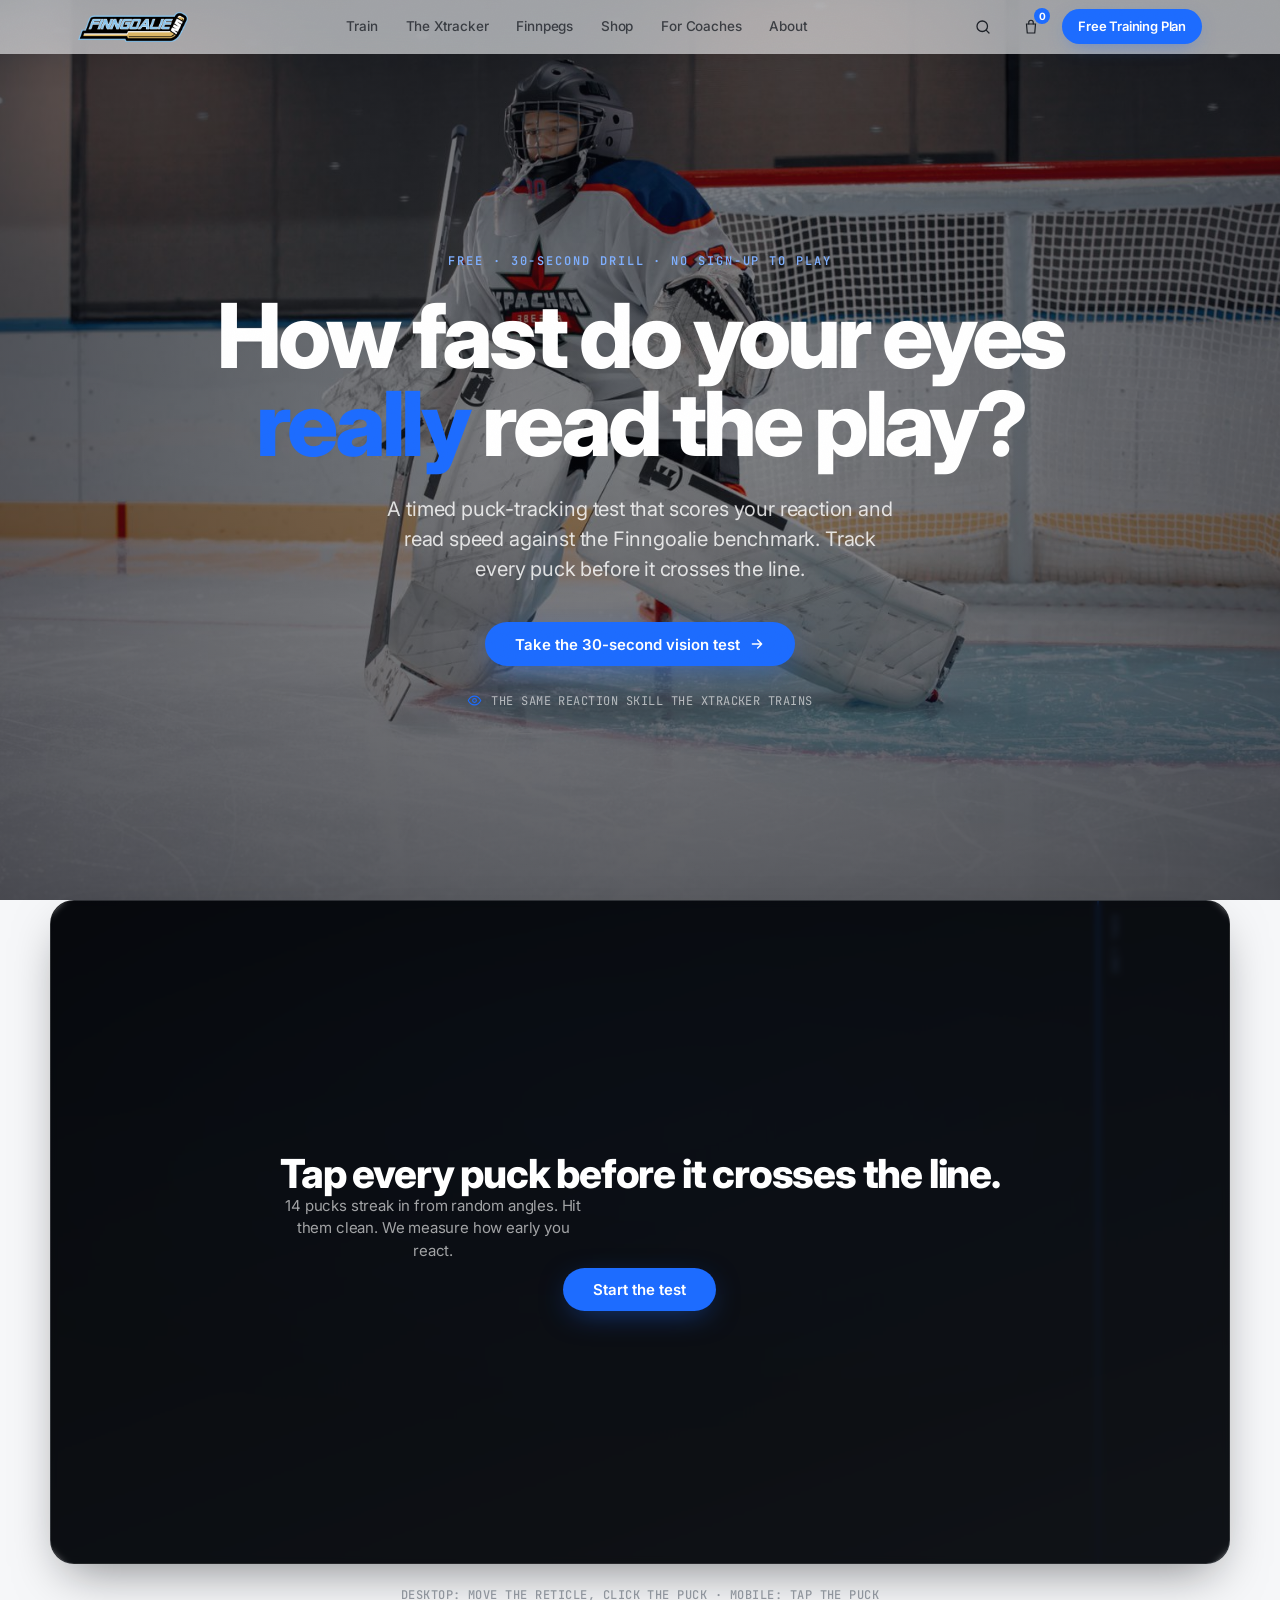
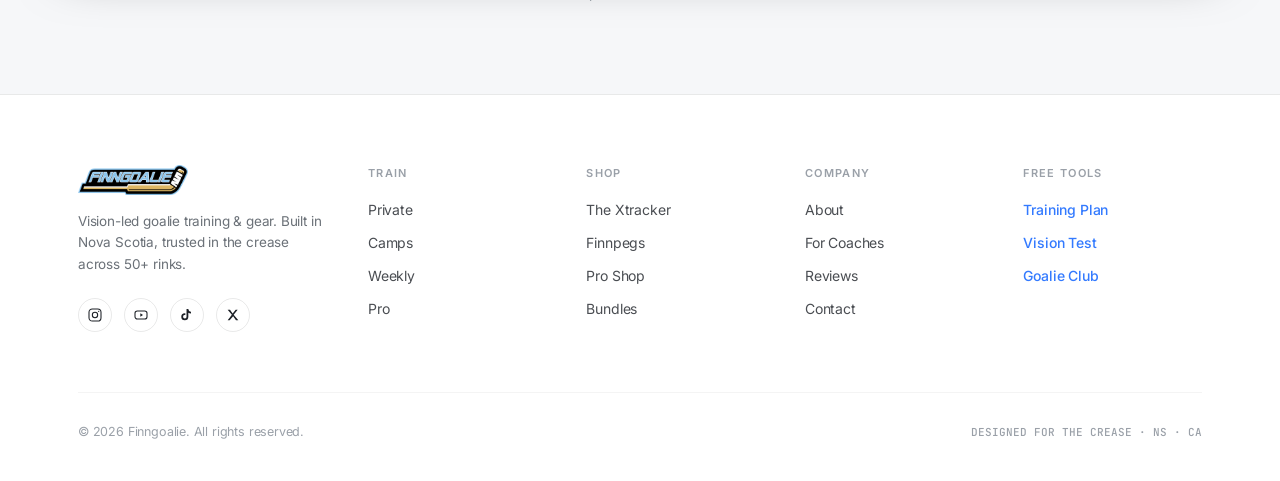
<file: vision-test.html>
<!DOCTYPE html>
<html lang="en">
<head>
<meta charset="UTF-8">
<meta name="viewport" content="width=device-width, initial-scale=1.0, viewport-fit=cover">
<title>Test Your Vision — 30-Second Reaction Test · Finngoalie</title>
<meta name="description" content="How fast do your eyes really read the play? Take the free 30-second Finngoalie vision test — track pucks, score your reaction time, and see where you rank against elite goalies. The same reaction skill the Xtracker trains.">
<link rel="preconnect" href="https://fonts.googleapis.com">
<link rel="preconnect" href="https://fonts.gstatic.com" crossorigin>
<link href="https://fonts.googleapis.com/css2?family=Inter:wght@300;400;500;600;700;800&family=JetBrains+Mono:wght@400;500&display=swap" rel="stylesheet">
<link rel="stylesheet" href="styles.css?v=20260626a">

<!-- ============================================================
     PAGE-LOCAL ONLY — composed strictly from existing design tokens.
     Nothing here invents a token; it only arranges shared primitives
     into the vision-test layout (game stage, HUD, result card, capture)
     and pins the nav active state.
     ============================================================ -->
<style>
  /* nav active state (v3 system has no .active rule — compose from tokens) */
  .navlinks a[data-active]{opacity:1;color:var(--accent)}
  .navlinks a[data-active]::after{transform:scaleX(1)}

  /* ---- page hero (no full-bleed canvas — interior cadence) ---- */
  .vt-hero{
    position:relative;padding:calc(var(--nav-h) + 64px) 28px 56px;
    text-align:center;display:flex;flex-direction:column;align-items:center;isolation:isolate;
  }
  .vt-hero .eyebrow{margin-bottom:22px}
  /* on the photo hero, lift all content above the media layer + keep text readable */
  .vt-hero.has-media > *:not(.hero-media){position:relative;z-index:2}
  .vt-hero.has-media p.lede{color:rgba(255,255,255,.82)}
  .vt-hero.has-media .vt-trust{color:rgba(255,255,255,.62)}
  .vt-hero h1{
    font-size:var(--fz-h1);line-height:.98;font-weight:800;letter-spacing:-.045em;max-width:16ch;
  }
  .vt-hero h1 .accent{color:var(--accent)}
  .vt-hero p.lede{
    font-size:var(--fz-lead);color:var(--mute);max-width:40ch;margin:26px auto 0;
    line-height:1.5;font-weight:400;
  }
  .vt-start{margin-top:38px;display:flex;gap:14px;flex-wrap:wrap;justify-content:center;align-items:center}
  .vt-trust{
    margin-top:26px;font-family:'JetBrains Mono',monospace;font-size:12px;letter-spacing:.04em;
    color:var(--mute-2);display:inline-flex;align-items:center;gap:9px;
  }
  .vt-trust svg{width:15px;height:15px;color:var(--accent)}

  /* ---- the stage shell ---- */
  .vt-stage-wrap{padding:0 28px 90px}
  .vt-board{
    position:relative;max-width:var(--max);margin:0 auto;border-radius:var(--r-lg);
    overflow:hidden;background:linear-gradient(160deg,var(--ink),var(--ink-2));
    border:1px solid var(--line-on-dark);box-shadow:var(--sh-float);
    aspect-ratio:16/9;min-height:420px;
  }
  @media(max-width:680px){.vt-board{aspect-ratio:4/5;min-height:520px}}

  .vt-canvas{position:absolute;inset:0;width:100%;height:100%;display:block;cursor:none;touch-action:none}

  /* rink hairlines (decorative, behind canvas via ::before on board) */
  .vt-board::before{
    content:"";position:absolute;inset:0;z-index:0;pointer-events:none;opacity:.5;
    background:
      radial-gradient(120% 90% at 50% 30%,rgba(29,108,255,.10),transparent 60%),
      linear-gradient(90deg,transparent calc(50% - .5px),var(--line-on-dark-2) 50%,transparent calc(50% + .5px));
  }
  /* the "goal line" — right edge crease the puck must not cross */
  .vt-goal-line{
    position:absolute;top:0;bottom:0;right:11%;width:2px;z-index:1;pointer-events:none;
    background:linear-gradient(var(--accent),rgba(29,108,255,.15));opacity:.55;
  }
  .vt-goal-line::after{
    content:"GOAL LINE";position:absolute;top:14px;left:10px;font-family:'JetBrains Mono',monospace;
    font-size:9px;letter-spacing:.18em;color:var(--accent-up);writing-mode:vertical-rl;
  }

  /* ---- live HUD ---- */
  .vt-hud{
    position:absolute;top:18px;left:18px;z-index:4;display:flex;gap:10px;flex-wrap:wrap;
    font-family:'JetBrains Mono',monospace;
  }
  .vt-hud .cell{
    background:rgba(10,12,15,.55);backdrop-filter:blur(8px);border:1px solid var(--line-on-dark);
    border-radius:var(--r-sm);padding:9px 14px;min-width:78px;
  }
  .vt-hud .cell .k{font-size:9px;letter-spacing:.18em;text-transform:uppercase;color:var(--accent-up)}
  .vt-hud .cell .v{font-size:19px;font-weight:700;color:#fff;letter-spacing:-.02em;line-height:1.2;margin-top:3px}
  .vt-hud .cell .v small{font-size:.5em;color:rgba(255,255,255,.5);font-weight:500;margin-left:2px}
  @media(max-width:680px){.vt-hud .cell{min-width:0;padding:7px 11px}.vt-hud .cell .v{font-size:16px}}

  /* progress rail at the very top of the board */
  .vt-rail{position:absolute;top:0;left:0;height:2px;background:var(--accent);z-index:5;width:0%;box-shadow:0 0 12px rgba(29,108,255,.5);transition:width .3s var(--ease)}

  /* ---- center overlay (idle / countdown / done) ---- */
  .vt-overlay{
    position:absolute;inset:0;z-index:6;display:flex;flex-direction:column;
    align-items:center;justify-content:center;text-align:center;gap:18px;padding:24px;
    background:rgba(6,8,12,.55);backdrop-filter:blur(3px);color:#fff;
    transition:opacity .4s var(--ease);
  }
  .vt-overlay.gone{opacity:0;pointer-events:none}
  .vt-overlay h3{font-size:clamp(24px,4vw,40px);font-weight:800;letter-spacing:-.03em;line-height:1.05}
  .vt-overlay p{color:rgba(255,255,255,.62);font-size:15px;max-width:34ch;line-height:1.5}
  .vt-count{
    font-size:clamp(72px,14vw,148px);font-weight:800;letter-spacing:-.04em;color:var(--accent-up);
    line-height:1;font-variant-numeric:tabular-nums;
  }
  .vt-overlay .btn-on-dark.btn-ghost{color:#fff;border-color:var(--line-on-dark)}
  .vt-overlay .btn-on-dark.btn-ghost:hover{background:rgba(255,255,255,.06);border-color:var(--accent-up)}

  /* hit flash ring fired on each successful tap (DOM, GPU-cheap) */
  .vt-flash{
    position:absolute;z-index:3;width:34px;height:34px;margin:-17px 0 0 -17px;border-radius:50%;
    border:2px solid var(--accent-up);pointer-events:none;
    animation:vtFlash .45s var(--ease) forwards;
  }
  @keyframes vtFlash{0%{transform:scale(.4);opacity:.9}100%{transform:scale(2.4);opacity:0}}

  /* ---- result card ---- */
  .vt-result{padding:0 28px 100px}
  .vt-result-card{
    max-width:920px;margin:0 auto;border-radius:var(--r-lg);overflow:hidden;
    background:var(--paper-2);border:1px solid var(--line);box-shadow:var(--sh-3);
  }
  .vt-grade{
    background:linear-gradient(150deg,var(--ink),var(--ink-2));color:#fff;
    padding:48px 44px;position:relative;overflow:hidden;text-align:center;
  }
  .vt-grade .glow-blob{position:absolute;top:-40%;left:50%;transform:translateX(-50%);width:80%;height:120%;background:radial-gradient(circle,rgba(29,108,255,.28),transparent 60%);filter:blur(60px);pointer-events:none}
  .vt-grade > *{position:relative;z-index:1}
  .vt-grade .lab{font-family:'JetBrains Mono',monospace;font-size:11px;letter-spacing:.18em;text-transform:uppercase;color:var(--accent-up)}
  .vt-grade .score{font-size:clamp(64px,12vw,118px);font-weight:800;letter-spacing:-.05em;line-height:1;margin-top:10px}
  .vt-grade .tier{font-size:clamp(22px,3.4vw,34px);font-weight:700;letter-spacing:-.02em;margin-top:8px}
  .vt-grade .tier .accent{color:var(--accent-up)}
  .vt-grade .pctl{color:rgba(255,255,255,.62);font-size:15px;margin-top:16px;max-width:42ch;margin-left:auto;margin-right:auto;line-height:1.5}

  .vt-metrics{display:grid;grid-template-columns:repeat(3,1fr);gap:1px;background:var(--line)}
  .vt-metric{background:var(--paper-2);padding:28px 24px;text-align:center}
  .vt-metric .mv{font-size:clamp(28px,4vw,40px);font-weight:800;letter-spacing:-.03em;line-height:1}
  .vt-metric .mv small{font-size:.4em;color:var(--mute);font-weight:600;margin-left:2px}
  .vt-metric .mk{font-size:11px;letter-spacing:.12em;text-transform:uppercase;color:var(--mute-2);font-weight:600;margin-top:12px}
  @media(max-width:560px){.vt-metrics{grid-template-columns:1fr}.vt-grade{padding:38px 24px}}

  .vt-readout{padding:40px 44px;text-align:center;border-top:1px solid var(--line-2)}
  .vt-product{width:200px;max-width:60%;aspect-ratio:1/1;margin:0 auto 26px;box-shadow:var(--sh-2)}
  .vt-readout h3{font-size:clamp(24px,3.4vw,34px);font-weight:800;letter-spacing:-.03em;line-height:1.1}
  .vt-readout h3 .accent{color:var(--accent)}
  .vt-readout p{color:var(--mute);font-size:16px;margin-top:16px;max-width:52ch;margin-left:auto;margin-right:auto;line-height:1.6}
  .vt-readout .cta{margin-top:34px;display:flex;gap:14px;justify-content:center;flex-wrap:wrap}
  .vt-readout .replay{margin-top:22px;font-size:13.5px;color:var(--mute-2);font-weight:500}
  .vt-readout .replay button{color:var(--accent);font-weight:600;text-decoration:underline;text-underline-offset:3px}
  @media(max-width:560px){.vt-readout{padding:32px 24px}}

  /* ---- email capture ---- */
  .vt-capture{padding:0 28px 110px}
  .vt-capture-card{
    max-width:720px;margin:0 auto;text-align:center;background:var(--paper-2);
    border:1px solid var(--line);border-radius:var(--r-lg);padding:52px 44px;box-shadow:var(--sh-2);
  }
  .vt-capture-card .kicker{margin-bottom:14px}
  .vt-capture-card h2{font-size:clamp(26px,3.6vw,40px);font-weight:800;letter-spacing:-.03em;line-height:1.08}
  .vt-capture-card p{color:var(--mute);font-size:16px;margin-top:16px;max-width:44ch;margin-left:auto;margin-right:auto;line-height:1.5}
  .vt-form{margin-top:30px;display:flex;gap:12px;max-width:480px;margin-left:auto;margin-right:auto}
  .vt-form input{
    flex:1;border:1px solid var(--line);border-radius:var(--r-pill);padding:14px 22px;
    font-family:inherit;font-size:15px;color:var(--ink);background:var(--paper);
    transition:border-color var(--dur-fast) var(--ease),box-shadow var(--dur-fast) var(--ease);
  }
  .vt-form input:focus{outline:none;border-color:var(--accent);box-shadow:0 0 0 3px var(--accent-soft)}
  .vt-form .btn{flex-shrink:0}
  .vt-form-note{font-size:12.5px;color:var(--mute-2);margin-top:16px}
  .vt-success{
    display:none;align-items:center;justify-content:center;gap:12px;flex-direction:column;margin-top:8px;
  }
  .vt-success.show{display:flex}
  .vt-success .ring{
    width:54px;height:54px;border-radius:50%;background:var(--accent-soft);border:1px solid var(--accent-line);
    display:grid;place-items:center;color:var(--accent);
  }
  .vt-success .ring svg{width:26px;height:26px}
  .vt-success h4{font-size:20px;font-weight:700;letter-spacing:-.02em;margin-top:4px}
  .vt-success p{color:var(--mute);font-size:14.5px;margin-top:6px}
  .vt-share{margin-top:24px;display:inline-flex;align-items:center;gap:10px}
  .vt-share button{
    display:inline-flex;align-items:center;gap:8px;border:1px solid var(--line);border-radius:var(--r-pill);
    padding:11px 20px;font-size:13.5px;font-weight:600;color:var(--ink-2);background:var(--paper);
    transition:border-color var(--dur-fast) var(--ease),background var(--dur-fast) var(--ease),transform .3s var(--ease-spring);
  }
  .vt-share button:hover{border-color:var(--accent-line);background:#fff}
  .vt-share button:active{transform:scale(.96)}
  .vt-share button svg{width:16px;height:16px;color:var(--accent)}
  @media(max-width:560px){.vt-form{flex-direction:column}.vt-capture-card{padding:40px 24px}}

  /* reveal helper already shipped by styles.css; this page composes .reveal/.d1.. */

  /* reduced-motion: show the non-animated fallback target, hide live canvas chrome */
  .vt-fallback{display:none}
  @media(prefers-reduced-motion:reduce){
    .vt-canvas{cursor:pointer}
    .vt-board::before{opacity:.3}
  }
</style>
</head>
<body id="top">

<!-- LIVING AURORA -->
<canvas class="aurora-canvas" id="aurora"></canvas>

<!-- ============================================================
     NAV  —  REUSABLE SITE-WIDE BLOCK (copy verbatim on every page)
     ============================================================ -->
<nav class="nav" id="nav">
  <div class="wrap">
    <a class="brand" href="index.html"><img class="brand-logo" src="assets/img/logo.png" alt="Finngoalie"></a>
    <div class="navlinks">
      <a href="train.html">Train</a>
      <a href="xtracker.html">The Xtracker</a>
      <a href="finnpegs.html">Finnpegs</a>
      <a href="shop.html">Shop</a>
      <a href="coaches.html">For Coaches</a>
      <a href="about.html">About</a>
    </div>
    <div class="nav-right">
      <a class="nav-icon search-icon" href="shop.html" aria-label="Search">
        <svg viewBox="0 0 24 24" fill="none" stroke="currentColor" stroke-width="1.7"><circle cx="11" cy="11" r="7"/><path d="m20 20-3.5-3.5" stroke-linecap="round"/></svg>
      </a>
      <a class="nav-icon" href="shop.html" aria-label="Bag" data-bag-add>
        <svg viewBox="0 0 24 24" fill="none" stroke="currentColor" stroke-width="1.6"><path d="M6 8h12l-1 12H7L6 8z"/><path d="M9 8V6a3 3 0 0 1 6 0v2" stroke-linecap="round"/></svg>
        <span class="count" data-bag-count>0</span>
      </a>
      <a class="nav-cta magnetic" href="plan.html">Free Training Plan</a>
      <button class="burger" id="burger" aria-label="Menu" data-burger><span></span><span></span><span></span></button>
    </div>
  </div>
</nav>

<!-- MOBILE DRAWER (mirrors nav) -->
<div class="drawer" id="drawer">
  <a href="train.html" data-drawer-close>Train</a>
  <a href="xtracker.html" data-drawer-close>The Xtracker</a>
  <a href="finnpegs.html" data-drawer-close>Finnpegs</a>
  <a href="shop.html" data-drawer-close>Shop</a>
  <a href="coaches.html" data-drawer-close>For Coaches</a>
  <a href="about.html" data-drawer-close>About</a>
  <a class="drawer-cta" href="plan.html" data-drawer-close>Free Training Plan</a>
</div>

<!-- ============================================================
     HERO
     ============================================================ -->
<header class="vt-hero hero has-media center">
  <div class="hero-media"><img src="assets/img/goalie-action.jpg" alt=""></div>
  <div class="eyebrow reveal">Free · 30-second drill · No sign-up to play</div>
  <h1 class="reveal d1">How fast do your eyes <span class="accent">really</span> read the play?</h1>
  <p class="lede reveal d2">A timed puck-tracking test that scores your reaction and read speed against the Finngoalie benchmark. Track every puck before it crosses the line.</p>
  <div class="vt-start reveal d3">
    <button class="btn btn-primary magnetic" data-vt-start>Take the 30-second vision test
      <svg class="chev" width="16" height="16" viewBox="0 0 24 24" fill="none"><path d="M5 12h14M13 6l6 6-6 6" stroke="currentColor" stroke-width="2" stroke-linecap="round" stroke-linejoin="round"/></svg>
    </button>
  </div>
  <div class="vt-trust reveal d3">
    <svg viewBox="0 0 24 24" fill="none" stroke="currentColor" stroke-width="1.7"><path d="M2 12s3.5-7 10-7 10 7 10 7-3.5 7-10 7-10-7-10-7z"/><circle cx="12" cy="12" r="3"/></svg>
    THE SAME REACTION SKILL THE XTRACKER TRAINS
  </div>
</header>

<!-- ============================================================
     GAME STAGE
     ============================================================ -->
<section class="vt-stage-wrap">
  <div class="vt-board reveal r-scale" id="vtBoard">
    <div class="vt-rail" id="vtRail"></div>
    <div class="vt-goal-line"></div>

    <canvas class="vt-canvas" id="vtCanvas" aria-label="Vision reaction test — tap each puck before it crosses the goal line"></canvas>

    <!-- live HUD -->
    <div class="vt-hud" id="vtHud" style="opacity:0">
      <div class="cell"><div class="k">Rep</div><div class="v"><span id="hudRep">0</span><small>/ 14</small></div></div>
      <div class="cell"><div class="k">Hits</div><div class="v" id="hudHits">0</div></div>
      <div class="cell"><div class="k">Avg react</div><div class="v"><span id="hudAvg">—</span><small>ms</small></div></div>
    </div>

    <!-- center overlay: idle / countdown / done -->
    <div class="vt-overlay" id="vtOverlay">
      <div id="ovIdle">
        <h3>Tap every puck before it crosses the line.</h3>
        <p>14 pucks streak in from random angles. Hit them clean. We measure how early you react.</p>
        <button class="btn btn-primary magnetic" data-vt-start style="margin-top:6px">Start the test</button>
      </div>
      <div id="ovCount" style="display:none">
        <div class="vt-count" id="ovCountNum">3</div>
        <p id="ovCountLbl">Eyes up. Find the first puck.</p>
      </div>
    </div>
  </div>
  <p class="mono reveal d2" style="text-align:center;margin-top:22px;font-size:12px;letter-spacing:.04em;color:var(--mute-2)">
    DESKTOP: MOVE THE RETICLE, CLICK THE PUCK · MOBILE: TAP THE PUCK
  </p>
</section>

<!-- ============================================================
     RESULT  (hidden until the test ends)
     ============================================================ -->
<section class="vt-result" id="vtResult" style="display:none">
  <div class="vt-result-card">
    <div class="vt-grade">
      <div class="glow-blob"></div>
      <div class="lab">Your reflex score</div>
      <div class="score" id="resScore">—</div>
      <div class="tier" id="resTier">—</div>
      <div class="pctl" id="resPctl">—</div>
    </div>
    <div class="vt-metrics">
      <div class="vt-metric"><div class="mv" id="resReact">—<small>ms</small></div><div class="mk">Avg reaction</div></div>
      <div class="vt-metric"><div class="mv" id="resAccuracy">—<small>%</small></div><div class="mk">Accuracy</div></div>
      <div class="vt-metric"><div class="mv" id="resHits">—</div><div class="mk">Pucks tracked</div></div>
    </div>
    <div class="vt-readout">
      <div class="vt-product product-frame"><img src="assets/img/product/xtracker-5.jpg" alt="The Finngoalie Xtracker reactive vision trainer"></div>
      <h3 id="resHead">Elite goalies see the puck <span class="accent">sooner.</span></h3>
      <p id="resBody">The Xtracker trains exactly this — the read, not the reach. Twelve reactive vision targets that fire faster than instinct, so your eyes learn to find the puck a heartbeat early.</p>
      <div class="cta">
        <a class="btn btn-primary magnetic" href="shop.html" data-bag-add>Get the Xtracker — $99.99
          <svg class="chev" width="16" height="16" viewBox="0 0 24 24" fill="none"><path d="M5 12h14M13 6l6 6-6 6" stroke="currentColor" stroke-width="2" stroke-linecap="round" stroke-linejoin="round"/></svg>
        </a>
        <a class="btn btn-ghost magnetic" href="xtracker.html">See how it works</a>
      </div>
      <div class="replay">Or <button type="button" data-vt-replay>run the test again</button>.</div>
    </div>
  </div>
</section>

<!-- ============================================================
     CAPTURE  (hidden until the test ends)
     ============================================================ -->
<section class="vt-capture has-bg" id="vtCapture" style="display:none">
  <div class="bg-media wash"><img src="assets/img/ice-rink.jpg" alt=""></div>
  <div class="vt-capture-card">
    <div class="kicker">Your full breakdown</div>
    <h2>Email me my full results <span style="color:var(--mute-2)">+</span> a free vision drill.</h2>
    <p>Your reaction profile, how you stack up by age &amp; level, and one drill you can run on the ice tonight — free.</p>

    <form class="vt-form" id="vtForm" novalidate>
      <input type="email" id="vtEmail" placeholder="you@email.com" autocomplete="email" aria-label="Email address" required>
      <button class="btn btn-primary magnetic" type="submit">Send my results</button>
    </form>
    <div class="vt-form-note">No spam. One email with your results + drill. Unsubscribe anytime.</div>

    <div class="vt-success" id="vtSuccess">
      <div class="ring"><svg viewBox="0 0 24 24" fill="none" stroke="currentColor" stroke-width="2"><path d="M20 6 9 17l-5-5" stroke-linecap="round" stroke-linejoin="round"/></svg></div>
      <h4>On its way.</h4>
      <p id="vtSuccessMsg">Check your inbox for your full vision breakdown and free drill.</p>
    </div>

    <div class="vt-share">
      <button type="button" id="vtShare">
        <svg viewBox="0 0 24 24" fill="none" stroke="currentColor" stroke-width="1.7"><path d="M4 12v7a1 1 0 0 0 1 1h14a1 1 0 0 0 1-1v-7" stroke-linecap="round"/><path d="M12 3v13M8 7l4-4 4 4" stroke-linecap="round" stroke-linejoin="round"/></svg>
        <span id="vtShareLbl">Share your score</span>
      </button>
    </div>
  </div>
</section>

<!-- ============================================================
     FOOTER  —  REUSABLE SITE-WIDE BLOCK (copy verbatim on every page)
     ============================================================ -->
<footer>
  <div class="wrap">
    <div class="foot-grid">
      <div class="foot-brand">
        <a class="brand" href="index.html"><img class="brand-logo" src="assets/img/logo.png" alt="Finngoalie"></a>
        <p>Vision-led goalie training &amp; gear. Built in Nova Scotia, trusted in the crease across 50+ rinks.</p>
        <div class="foot-social">
          <a href="#" aria-label="Instagram"><svg viewBox="0 0 24 24" fill="none" stroke="currentColor" stroke-width="1.6"><rect x="3" y="3" width="18" height="18" rx="5"/><circle cx="12" cy="12" r="4"/><circle cx="17.5" cy="6.5" r="1" fill="currentColor" stroke="none"/></svg></a>
          <a href="#" aria-label="YouTube"><svg viewBox="0 0 24 24" fill="none" stroke="currentColor" stroke-width="1.6"><rect x="3" y="6" width="18" height="12" rx="3.5"/><path d="M11 9.5l4 2.5-4 2.5z" fill="currentColor" stroke="none"/></svg></a>
          <a href="#" aria-label="TikTok"><svg viewBox="0 0 24 24" fill="currentColor"><path d="M14 3c.3 2.3 1.8 3.9 4 4.2v2.7c-1.5 0-2.9-.4-4-1.1v5.7a5.3 5.3 0 1 1-5.3-5.3c.3 0 .5 0 .8.1v2.8a2.6 2.6 0 1 0 1.8 2.4V3H14z"/></svg></a>
          <a href="#" aria-label="X"><svg viewBox="0 0 24 24" fill="currentColor"><path d="M4 4h3.5l4 5.6L16 4h3l-6 7.8L20 20h-3.5l-4.3-6L7 20H4l6.3-8.2z"/></svg></a>
        </div>
      </div>
      <div class="foot-col"><h5>Train</h5><a href="train.html">Private</a><a href="train.html">Camps</a><a href="train.html">Weekly</a><a href="train.html">Pro</a></div>
      <div class="foot-col"><h5>Shop</h5><a href="xtracker.html">The Xtracker</a><a href="finnpegs.html">Finnpegs</a><a href="shop.html">Pro Shop</a><a href="shop.html">Bundles</a></div>
      <div class="foot-col"><h5>Company</h5><a href="about.html">About</a><a href="coaches.html">For Coaches</a><a href="shop.html">Reviews</a><a href="about.html">Contact</a></div>
      <div class="foot-col free"><h5>Free Tools</h5><a href="plan.html">Training Plan</a><a href="vision-test.html">Vision Test</a><a href="club.html">Goalie Club</a></div>
    </div>
    <div class="foot-bottom">
      <span>© 2026 Finngoalie. All rights reserved.</span>
      <span class="mono">DESIGNED FOR THE CREASE · NS · CA</span>
    </div>
  </div>
</footer>

<script src="app.js?v=20260626a"></script>

<!-- ============================================================
     VISION-TEST GAME  —  own canvas, own rAF loop.
     Fully independent of the hero puck-tracker module in app.js.
     Reduced-motion: swaps to a no-animation click-the-target version.
     ============================================================ -->
<script>
(function(){
  "use strict";

  var RM = window.matchMedia && window.matchMedia('(prefers-reduced-motion: reduce)').matches;
  var FINE = window.matchMedia && window.matchMedia('(pointer:fine)').matches;
  var ACCENT = '#1d6cff', ACCENT_UP = '#7fb0ff';
  var TOTAL_REPS = 14;

  function clamp(v,a,b){ return Math.max(a, Math.min(b, v)); }

  /* ---- element refs ---- */
  var board   = document.getElementById('vtBoard');
  var canvas  = document.getElementById('vtCanvas');
  var hud     = document.getElementById('vtHud');
  var rail    = document.getElementById('vtRail');
  var overlay = document.getElementById('vtOverlay');
  var ovIdle  = document.getElementById('ovIdle');
  var ovCount = document.getElementById('ovCount');
  var ovCountNum = document.getElementById('ovCountNum');
  var ovCountLbl = document.getElementById('ovCountLbl');

  var hudRep = document.getElementById('hudRep');
  var hudHits = document.getElementById('hudHits');
  var hudAvg = document.getElementById('hudAvg');

  var resultSec  = document.getElementById('vtResult');
  var captureSec = document.getElementById('vtCapture');

  if(!canvas) return;
  var ctx = canvas.getContext('2d');

  /* ---- canvas sizing (DPR-aware) ---- */
  var W = 0, H = 0, DPR = Math.min(window.devicePixelRatio || 1, 2);
  function resize(){
    var r = board.getBoundingClientRect();
    W = r.width; H = r.height;
    canvas.width = W*DPR; canvas.height = H*DPR;
    ctx.setTransform(DPR,0,0,DPR,0,0);
  }
  resize();
  window.addEventListener('resize', resize, {passive:true});

  /* ---- game state ---- */
  var STATE = 'idle';        // idle | countdown | playing | done
  var puck = null;           // active animated puck
  var rep = 0;               // reps shown so far
  var hits = 0;
  var reactions = [];        // ms reaction times for hits
  var trail = [];
  var reticle = {x:W*0.5, y:H*0.5, has:false};
  var puckSpawnTime = 0;     // when current puck entered
  var raf = 0;

  var GOAL_X_FRAC = 0.89;    // goal line at 89% width (matches .vt-goal-line right:11%)

  /* ============================================================
     ANIMATED MODE  (default)
     ============================================================ */
  function launchPuck(){
    rep++;
    if(rep > TOTAL_REPS){ endGame(); return; }
    hudRep.textContent = rep;

    var fromTop = Math.random() > 0.5;
    var startY = fromTop ? -30 : H+30;
    var goalX  = W*GOAL_X_FRAC;
    // start somewhere on the left 0–45% so there's runway before the goal line
    var startX = W*(0.02 + Math.random()*0.42);
    var endX   = goalX + W*0.06;             // crosses just past the line = a miss
    var endY   = H*(0.18 + Math.random()*0.64);

    // speed ramps up over the test (later reps = faster)
    var pace = 0.0042 + (rep/TOTAL_REPS)*0.0042 + Math.random()*0.0014;
    puck = {
      x:startX, y:startY, sx:startX, sy:startY,
      tx:endX, ty:endY, t:0, speed:pace,
      arc:(Math.random()-0.5)*0.5, r:13, alive:true, missed:false
    };
    trail = [];
    puckSpawnTime = performance.now();
  }

  function puckPos(p, tt){
    var mx = (p.sx + p.tx)/2;
    var my = (p.sy + p.ty)/2 + p.arc*H;
    var x = (1-tt)*(1-tt)*p.sx + 2*(1-tt)*tt*mx + tt*tt*p.tx;
    var y = (1-tt)*(1-tt)*p.sy + 2*(1-tt)*tt*my + tt*tt*p.ty;
    return {x:x, y:y};
  }

  function drawReticle(x,y){
    ctx.save();
    ctx.translate(x,y);
    ctx.strokeStyle = ACCENT; ctx.globalAlpha = 0.65; ctx.lineWidth = 1.3;
    ctx.save();
    ctx.rotate(performance.now()*0.0012);
    ctx.setLineDash([8,6]);
    ctx.beginPath(); ctx.arc(0,0,18,0,Math.PI*2); ctx.stroke();
    ctx.restore();
    ctx.setLineDash([]);
    ctx.globalAlpha = 0.5;
    ctx.beginPath(); ctx.arc(0,0,4,0,Math.PI*2); ctx.stroke();
    var t = 30;
    ctx.beginPath();
    ctx.moveTo(-t,0); ctx.lineTo(-11,0);
    ctx.moveTo(11,0); ctx.lineTo(t,0);
    ctx.moveTo(0,-t); ctx.lineTo(0,-11);
    ctx.moveTo(0,11); ctx.lineTo(0,t);
    ctx.stroke();
    ctx.restore();
  }

  function frame(){
    raf = requestAnimationFrame(frame);
    ctx.clearRect(0,0,W,H);
    if(STATE !== 'playing') return;
    if(!puck){ return; }

    puck.t += puck.speed;
    var tt = Math.min(puck.t, 1);
    var pos = puckPos(puck, tt);
    puck.x = pos.x; puck.y = pos.y;

    // motion trail
    trail.push({x:pos.x, y:pos.y});
    if(trail.length > 22) trail.shift();
    for(var i=0;i<trail.length;i++){
      var a = i/trail.length;
      ctx.beginPath();
      ctx.fillStyle = 'rgba(29,108,255,'+(a*0.32)+')';
      ctx.arc(trail[i].x, trail[i].y, 1.5 + a*7, 0, Math.PI*2);
      ctx.fill();
    }

    // the puck
    ctx.save();
    ctx.shadowColor = ACCENT; ctx.shadowBlur = 18;
    ctx.fillStyle = '#0a0d12';
    ctx.beginPath(); ctx.arc(puck.x, puck.y, puck.r, 0, Math.PI*2); ctx.fill();
    ctx.shadowBlur = 0;
    ctx.strokeStyle = ACCENT_UP; ctx.lineWidth = 1.6; ctx.stroke();
    // inner ring for readability
    ctx.strokeStyle = 'rgba(127,176,255,.5)'; ctx.lineWidth = 1;
    ctx.beginPath(); ctx.arc(puck.x, puck.y, puck.r*0.55, 0, Math.PI*2); ctx.stroke();
    ctx.restore();

    // reticle (desktop only — follows cursor)
    if(FINE && reticle.has) drawReticle(reticle.x, reticle.y);

    // crossed the goal line → miss
    if(puck.x >= W*GOAL_X_FRAC && !puck.missed){
      puck.missed = true;
      registerMiss();
    }
    // fully off-board → next puck
    if(puck.t >= 1){
      puck = null;
      setTimeout(launchPuck, 240 + Math.random()*420);
    }
  }

  /* ---- hit/miss handling ---- */
  function fireFlash(x,y){
    if(RM) return;
    var f = document.createElement('div');
    f.className = 'vt-flash';
    f.style.left = x + 'px'; f.style.top = y + 'px';
    board.appendChild(f);
    setTimeout(function(){ if(f.parentNode) f.parentNode.removeChild(f); }, 470);
  }

  function registerHit(rt){
    hits++;
    reactions.push(rt);
    hudHits.textContent = hits;
    var avg = Math.round(reactions.reduce(function(s,v){return s+v;},0)/reactions.length);
    hudAvg.textContent = avg;
    fireFlash(puck.x, puck.y);
    puck = null;
    setTimeout(launchPuck, 200 + Math.random()*360);
  }
  function registerMiss(){
    // crossed the line — leave it to fly off; no penalty beyond not counting as a hit
  }

  function handleHit(cx, cy){
    if(STATE !== 'playing' || !puck || puck.missed) return;
    var d = Math.hypot(cx - puck.x, cy - puck.y);
    var pad = FINE ? 8 : 16;   // generous touch target on mobile
    if(d <= puck.r + pad){
      var rt = performance.now() - puckSpawnTime;
      registerHit(rt);
    }
  }

  /* ---- pointer wiring (animated mode) ---- */
  function relPoint(e){
    var r = canvas.getBoundingClientRect();
    var p = (e.touches && e.touches[0]) ? e.touches[0] : e;
    return { x:p.clientX - r.left, y:p.clientY - r.top };
  }
  canvas.addEventListener('pointermove', function(e){
    var p = relPoint(e); reticle.x = p.x; reticle.y = p.y; reticle.has = true;
  });
  canvas.addEventListener('pointerleave', function(){ reticle.has = false; });
  canvas.addEventListener('pointerdown', function(e){
    e.preventDefault();
    var p = relPoint(e);
    reticle.x = p.x; reticle.y = p.y; reticle.has = true;
    if(RM){ handleHitFallback(p.x, p.y); } else { handleHit(p.x, p.y); }
  });

  /* ---- progress rail ---- */
  function updateRail(){
    var frac = clamp((rep-1)/TOTAL_REPS, 0, 1);
    rail.style.width = (frac*100) + '%';
  }

  /* ============================================================
     REDUCED-MOTION MODE  (no animation — click a static target)
     A target dot appears at a random spot; click it as fast as you
     can. Same scoring (reaction = time from appear to click).
     ============================================================ */
  var fbTarget = null, fbShownAt = 0;

  function fbSpawn(){
    rep++;
    if(rep > TOTAL_REPS){ endGame(); return; }
    hudRep.textContent = rep;
    updateRail();
    // delay then show
    var delay = 500 + Math.random()*900;
    setTimeout(function(){
      if(STATE !== 'playing') return;
      var r = 26;
      fbTarget = {
        x: r + Math.random()*(W - r*2),
        y: r + Math.random()*(H - r*2),
        r: r
      };
      fbShownAt = performance.now();
      drawFallback();
    }, delay);
  }
  function drawFallback(){
    ctx.clearRect(0,0,W,H);
    if(!fbTarget) return;
    ctx.save();
    ctx.fillStyle = ACCENT;
    ctx.beginPath(); ctx.arc(fbTarget.x, fbTarget.y, fbTarget.r, 0, Math.PI*2); ctx.fill();
    ctx.fillStyle = '#0a0d12';
    ctx.beginPath(); ctx.arc(fbTarget.x, fbTarget.y, fbTarget.r*0.42, 0, Math.PI*2); ctx.fill();
    ctx.restore();
  }
  function handleHitFallback(cx, cy){
    if(STATE !== 'playing' || !fbTarget) return;
    var d = Math.hypot(cx - fbTarget.x, cy - fbTarget.y);
    if(d <= fbTarget.r + 10){
      var rt = performance.now() - fbShownAt;
      hits++; reactions.push(rt);
      hudHits.textContent = hits;
      var avg = Math.round(reactions.reduce(function(s,v){return s+v;},0)/reactions.length);
      hudAvg.textContent = avg;
      fbTarget = null;
      ctx.clearRect(0,0,W,H);
      setTimeout(fbSpawn, 250);
    }
  }

  /* ============================================================
     FLOW: start → countdown → play → done
     ============================================================ */
  function resetState(){
    STATE = 'idle'; puck = null; fbTarget = null;
    rep = 0; hits = 0; reactions = []; trail = [];
    hudRep.textContent = '0'; hudHits.textContent = '0'; hudAvg.textContent = '—';
    rail.style.width = '0%';
  }

  function startTest(){
    resetState();
    resize();
    /* the hero CTA sits far above the board — bring the board on-screen first,
       otherwise the countdown runs off-screen and the button looks dead. */
    if(board){ board.scrollIntoView({ behavior: RM ? 'auto' : 'smooth', block: 'center' }); }
    ovIdle.style.display = 'none';
    ovCount.style.display = '';
    overlay.classList.remove('gone');
    hud.style.opacity = '1';
    resultSec.style.display = 'none';
    captureSec.style.display = 'none';

    STATE = 'countdown';
    var n = 3;
    ovCountNum.textContent = n;
    ovCountLbl.textContent = 'Eyes up. Find the first puck.';
    var iv = setInterval(function(){
      n--;
      if(n <= 0){
        clearInterval(iv);
        ovCountNum.textContent = 'GO';
        setTimeout(function(){
          overlay.classList.add('gone');
          STATE = 'playing';
          if(RM){ fbSpawn(); }
          else { launchPuck(); }
        }, 450);
      } else {
        ovCountNum.textContent = n;
      }
    }, 800);

    // keep the rail in sync during animated mode
    if(!RM){
      var railIv = setInterval(function(){
        if(STATE === 'done' || STATE === 'idle'){ clearInterval(railIv); return; }
        updateRail();
      }, 120);
    }
  }

  /* ---- scoring ---- */
  function computeResults(){
    var accuracy = Math.round((hits / TOTAL_REPS) * 100);
    var avgReact = reactions.length
      ? Math.round(reactions.reduce(function(s,v){return s+v;},0)/reactions.length)
      : 0;

    // Reflex score 0–100. Blend of accuracy (read coverage) + reaction speed.
    // Faster reaction & higher accuracy → higher score.
    // reaction component: 1200ms = 0pts, 350ms = full. clamp.
    var reactPts = reactions.length
      ? clamp((1200 - avgReact) / (1200 - 350), 0, 1) * 100
      : 0;
    var score = Math.round(accuracy * 0.55 + reactPts * 0.45);
    score = clamp(score, 4, 99);

    // grade tiers + honest percentile
    var tier, pctl, head, body;
    if(score >= 88){
      tier = 'Elite read'; pctl = 'Top 10% — you read the play before it develops.';
    } else if(score >= 74){
      tier = 'Sharp eyes'; pctl = 'Top 25% — strong tracking, real upside on the fastest pucks.';
    } else if(score >= 58){
      tier = 'Solid tracker'; pctl = 'Top 50% — you see it, the edge is reacting a beat sooner.';
    } else if(score >= 40){
      tier = 'Reacting late'; pctl = 'You\'re catching pucks after they commit — trainable, fast.';
    } else {
      tier = 'Untrained eye'; pctl = 'Biggest opportunity here — vision is a skill, not a gift.';
    }
    head = 'Elite goalies see the puck <span class="accent">sooner.</span>';
    body = 'Your reaction averaged ' + (avgReact || '—') + 'ms across ' + hits + ' clean reads. '
         + 'The Xtracker trains exactly this — the read, not the reach. A vision band that lifts your '
         + 'eyes to the puck and keeps you square, so you learn to find it a heartbeat early.';

    return { score:score, accuracy:accuracy, avgReact:avgReact, tier:tier, pctl:pctl, head:head, body:body };
  }

  var lastResults = null;

  function endGame(){
    STATE = 'done';
    if(raf) cancelAnimationFrame(raf);
    ctx.clearRect(0,0,W,H);
    rail.style.width = '100%';

    var R = computeResults();
    lastResults = R;

    document.getElementById('resScore').textContent = R.score;
    document.getElementById('resTier').textContent = R.tier;
    document.getElementById('resPctl').textContent = R.pctl;
    document.getElementById('resReact').innerHTML = (R.avgReact || '—') + '<small>ms</small>';
    document.getElementById('resAccuracy').innerHTML = R.accuracy + '<small>%</small>';
    document.getElementById('resHits').textContent = hits + ' / ' + TOTAL_REPS;
    document.getElementById('resHead').innerHTML = R.head;
    document.getElementById('resBody').textContent = R.body;

    // reveal result + capture, fade the board overlay back in with a recap
    overlay.classList.remove('gone');
    ovCount.style.display = 'none';
    ovIdle.style.display = '';
    ovIdle.innerHTML = '<h3>Reflex score ' + R.score + ' — ' + R.tier + '.</h3>'
      + '<p>Your full breakdown is below.</p>'
      + '<button class="btn btn-primary magnetic" data-vt-replay style="margin-top:6px">Run it again</button>';
    bindReplay();

    resultSec.style.display = '';
    captureSec.style.display = '';

    // smooth-scroll to the result
    setTimeout(function(){
      resultSec.scrollIntoView({ behavior: RM ? 'auto' : 'smooth', block:'start' });
    }, 350);
  }

  /* ---- bindings ---- */
  function bindStart(){
    document.querySelectorAll('[data-vt-start]').forEach(function(b){
      b.addEventListener('click', startTest);
    });
  }
  function bindReplay(){
    document.querySelectorAll('[data-vt-replay]').forEach(function(b){
      if(b.__bound) return; b.__bound = true;
      b.addEventListener('click', function(){
        window.scrollTo({ top:0, behavior: RM ? 'auto' : 'smooth' });
        startTest();
      });
    });
  }
  bindStart();
  bindReplay();

  /* keep a render loop alive for the animated mode (idle clears are cheap) */
  if(!RM){ raf = requestAnimationFrame(frame); }

  /* ============================================================
     EMAIL CAPTURE  (demo — JS var, no network)
     ============================================================ */
  var CAPTURED_EMAIL = null;
  var form = document.getElementById('vtForm');
  var emailEl = document.getElementById('vtEmail');
  var success = document.getElementById('vtSuccess');
  var successMsg = document.getElementById('vtSuccessMsg');

  function validEmail(v){ return /^[^\s@]+@[^\s@]+\.[^\s@]+$/.test(v); }

  if(form){
    form.addEventListener('submit', function(e){
      e.preventDefault();
      var v = (emailEl.value || '').trim();
      if(!validEmail(v)){
        emailEl.focus();
        emailEl.style.borderColor = 'var(--signal)';
        emailEl.style.boxShadow = '0 0 0 3px rgba(255,207,107,.18)';
        return;
      }
      CAPTURED_EMAIL = v;
      form.style.display = 'none';
      document.querySelector('.vt-form-note').style.display = 'none';
      success.classList.add('show');
      var sc = lastResults ? (' (Reflex score ' + lastResults.score + ')') : '';
      successMsg.textContent = 'We sent your full vision breakdown' + sc + ' and a free drill to ' + CAPTURED_EMAIL + '.';
    });
  }

  /* ============================================================
     SHARE  (Web Share API → clipboard fallback)
     ============================================================ */
  var shareBtn = document.getElementById('vtShare');
  var shareLbl = document.getElementById('vtShareLbl');
  if(shareBtn){
    shareBtn.addEventListener('click', function(){
      var sc = lastResults ? lastResults.score : '—';
      var tier = lastResults ? lastResults.tier : '';
      var text = 'I scored ' + sc + ' on the Finngoalie vision test — ' + tier + '. How fast do your eyes read the play?';
      var url = window.location.href;
      if(navigator.share){
        navigator.share({ title:'Finngoalie Vision Test', text:text, url:url }).catch(function(){});
      } else if(navigator.clipboard){
        navigator.clipboard.writeText(text + ' ' + url).then(function(){
          shareLbl.textContent = 'Copied to clipboard';
          setTimeout(function(){ shareLbl.textContent = 'Share your score'; }, 1800);
        }).catch(function(){
          shareLbl.textContent = 'Press Ctrl+C to copy';
        });
      } else {
        shareLbl.textContent = 'Copy: ' + text;
      }
    });
  }

})();
</script>
</body>
</html>
</file>
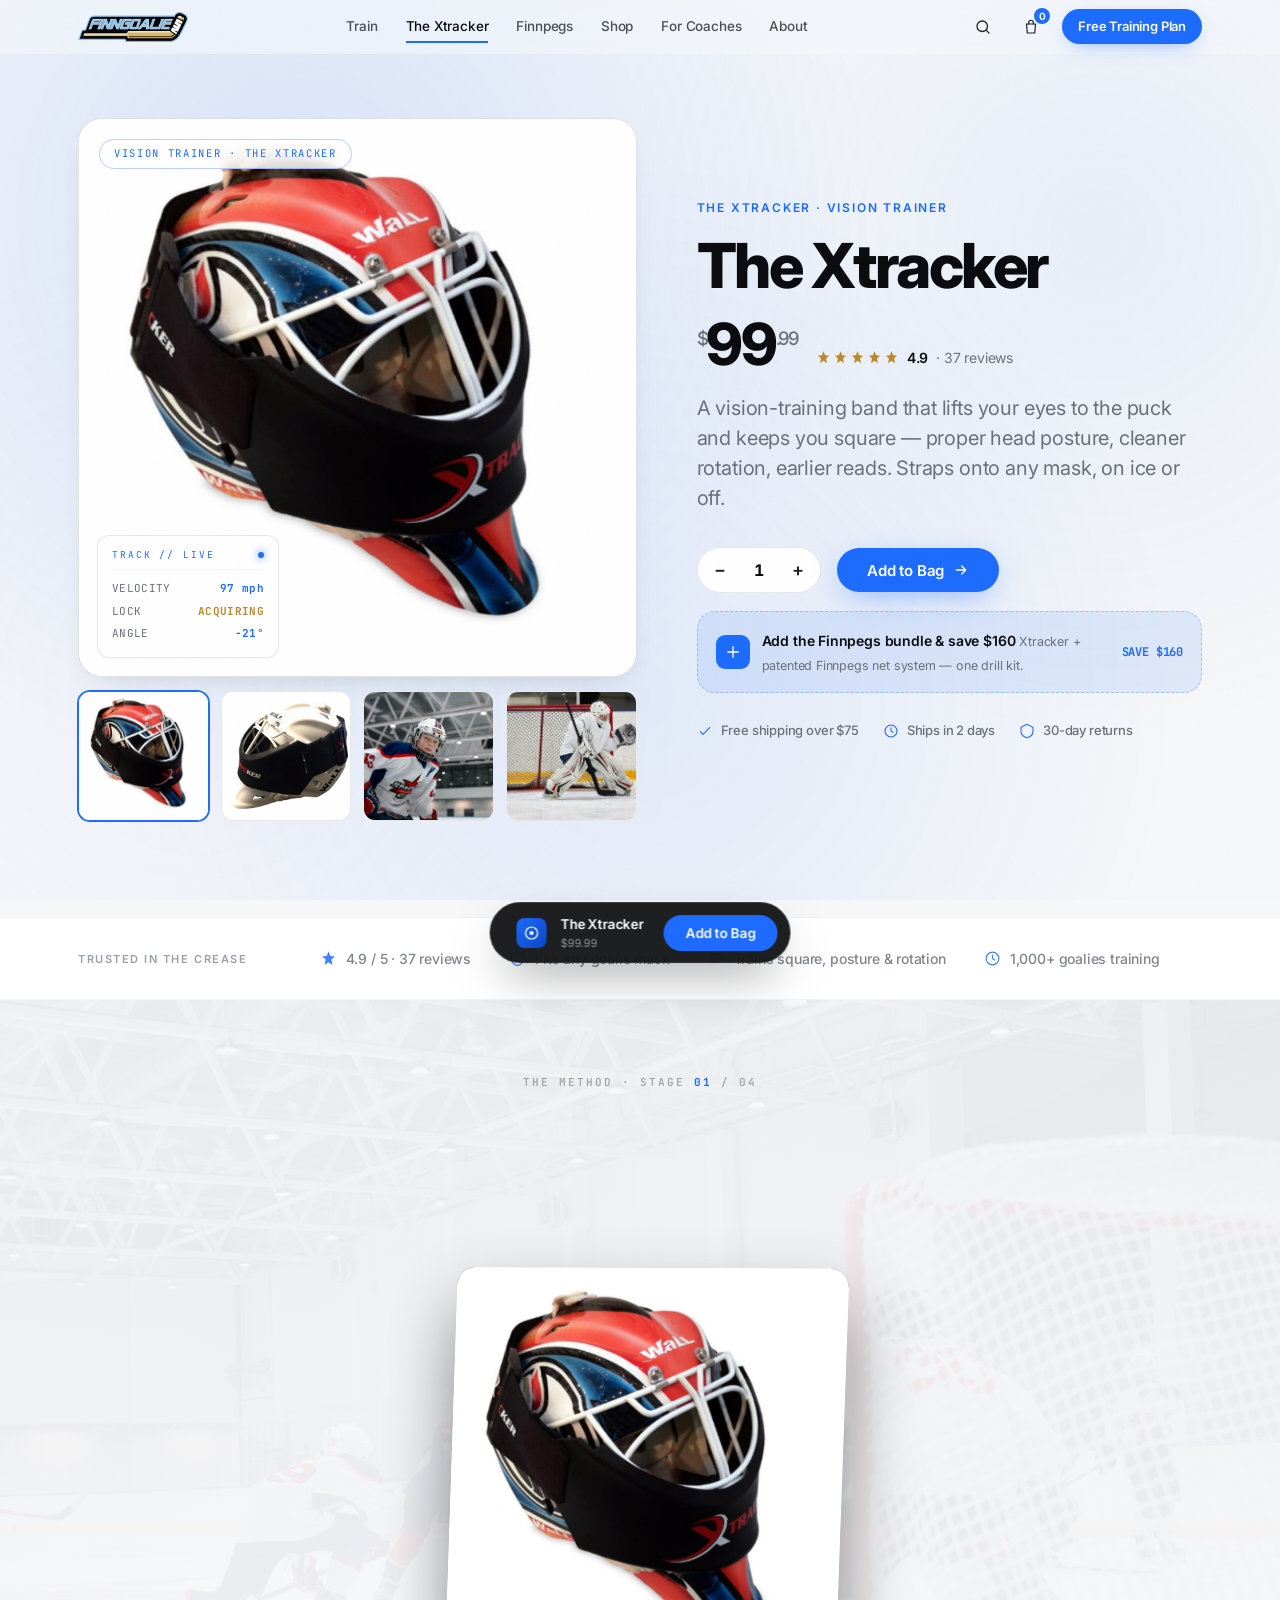
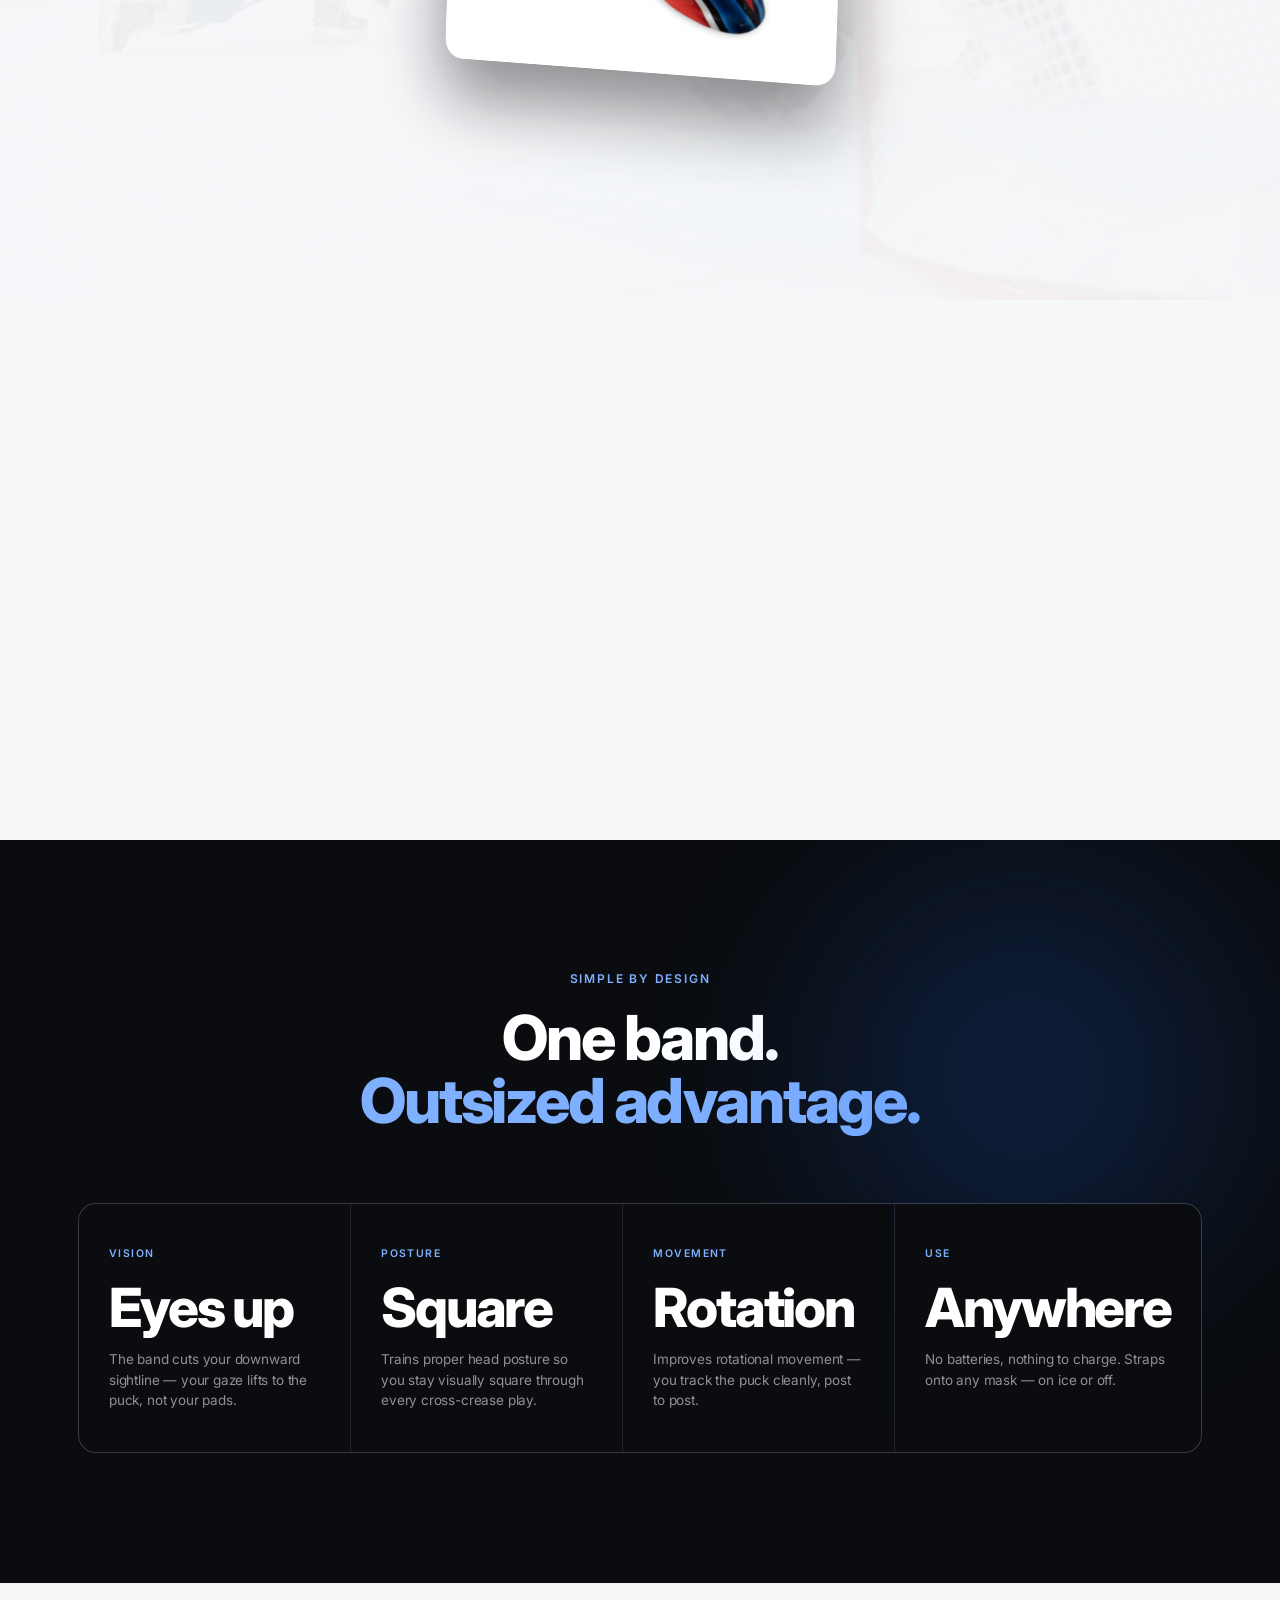
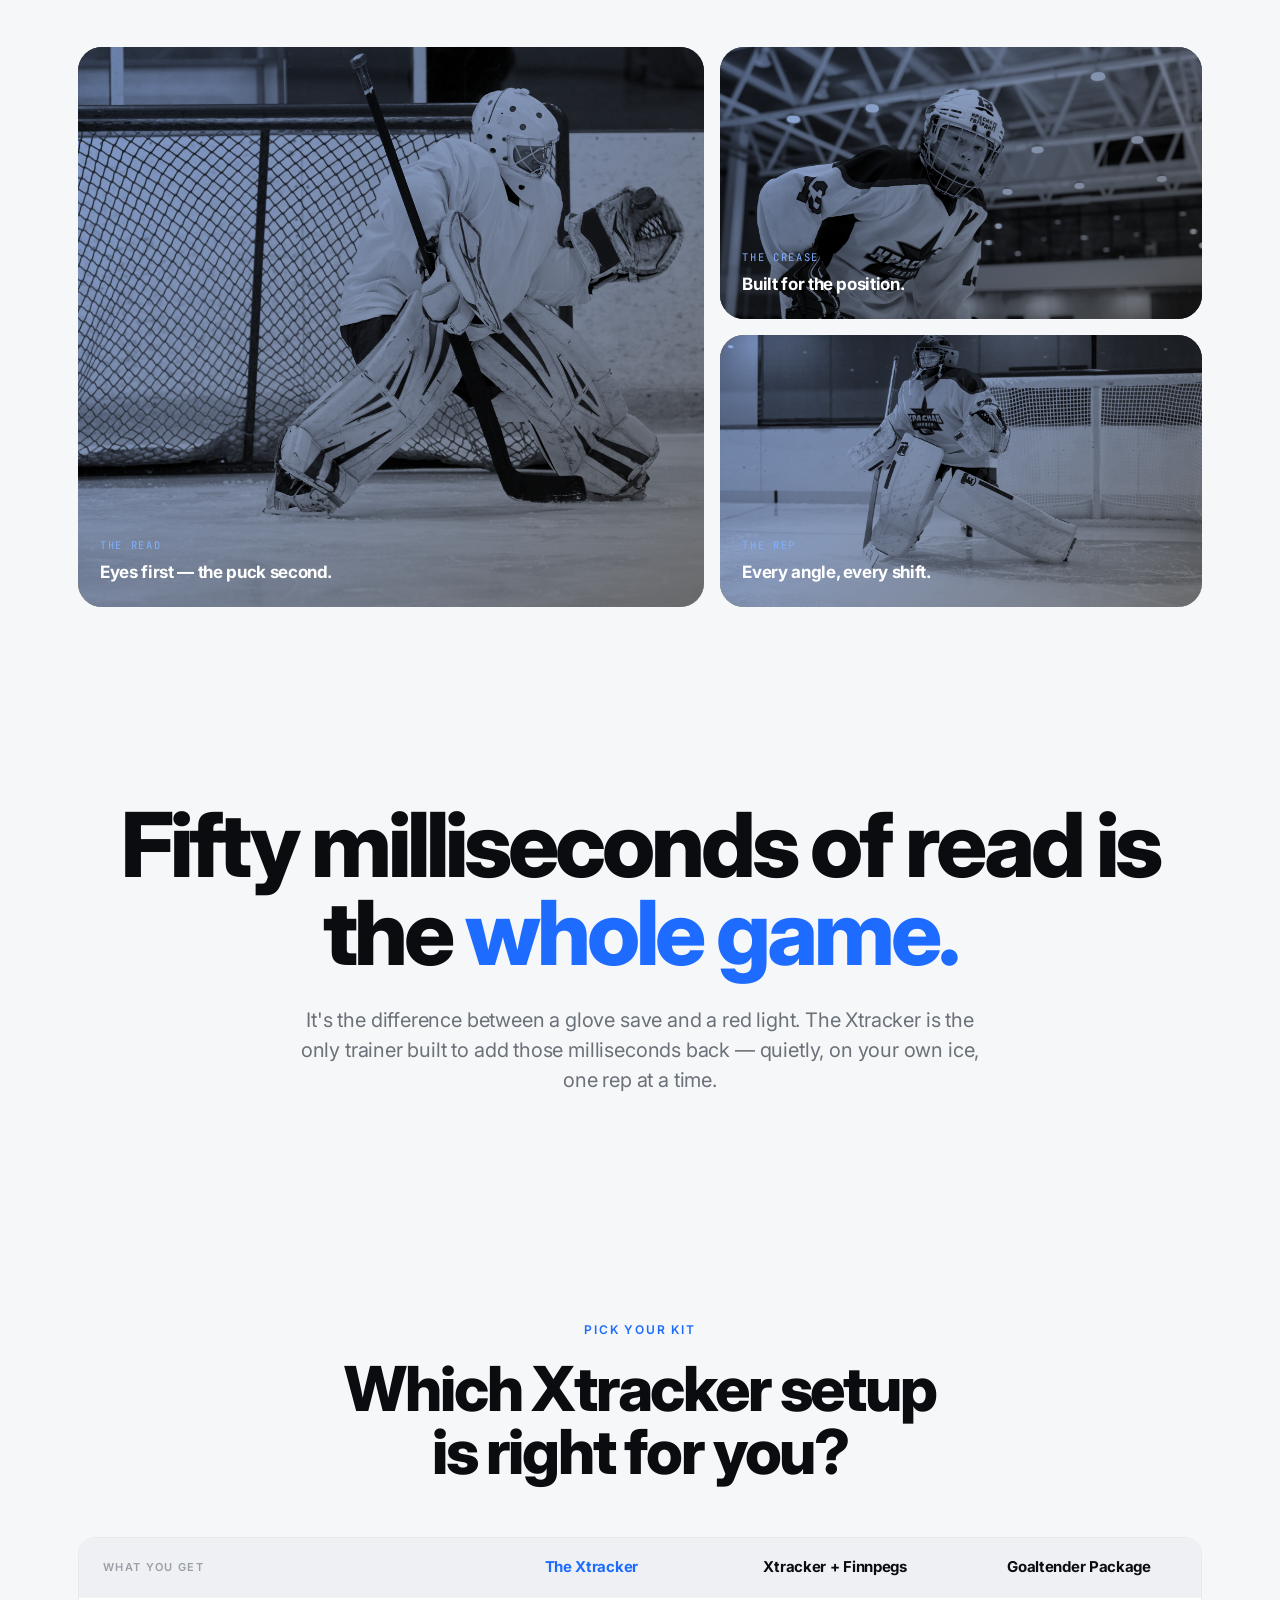
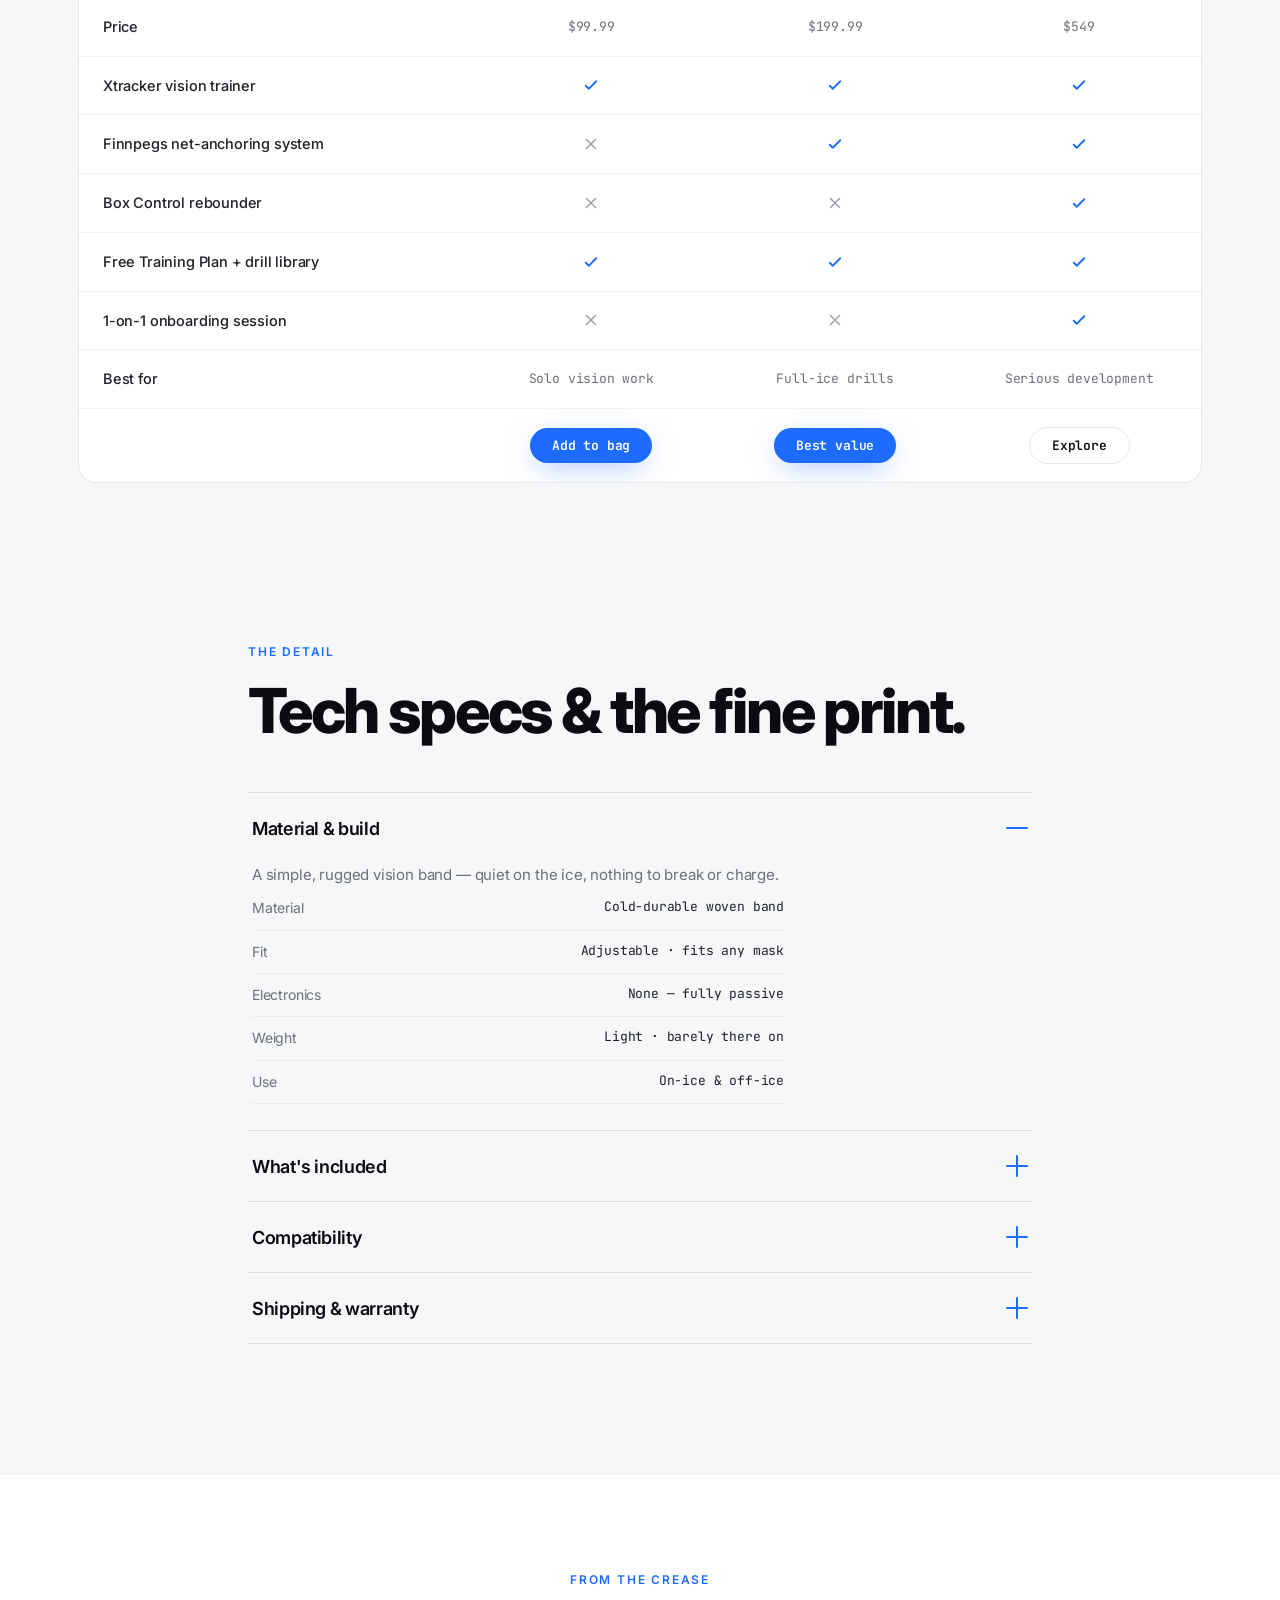
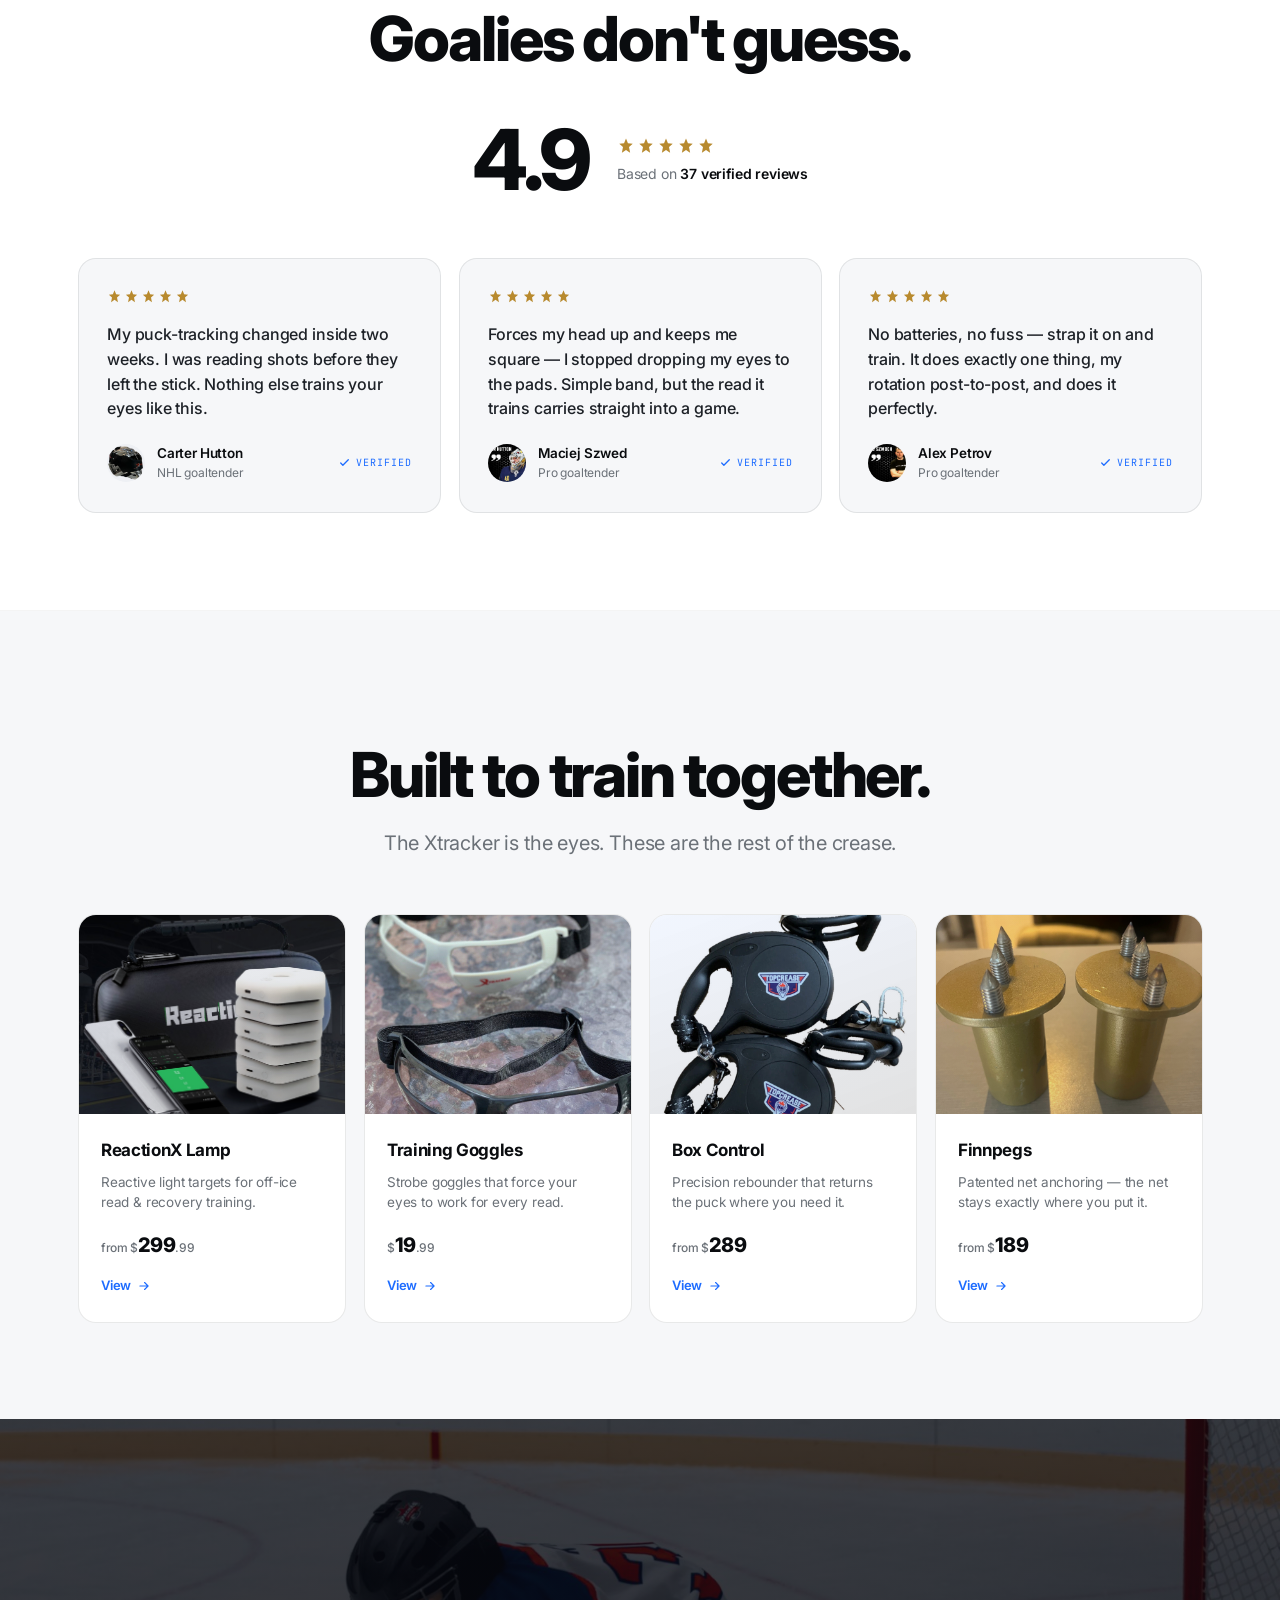
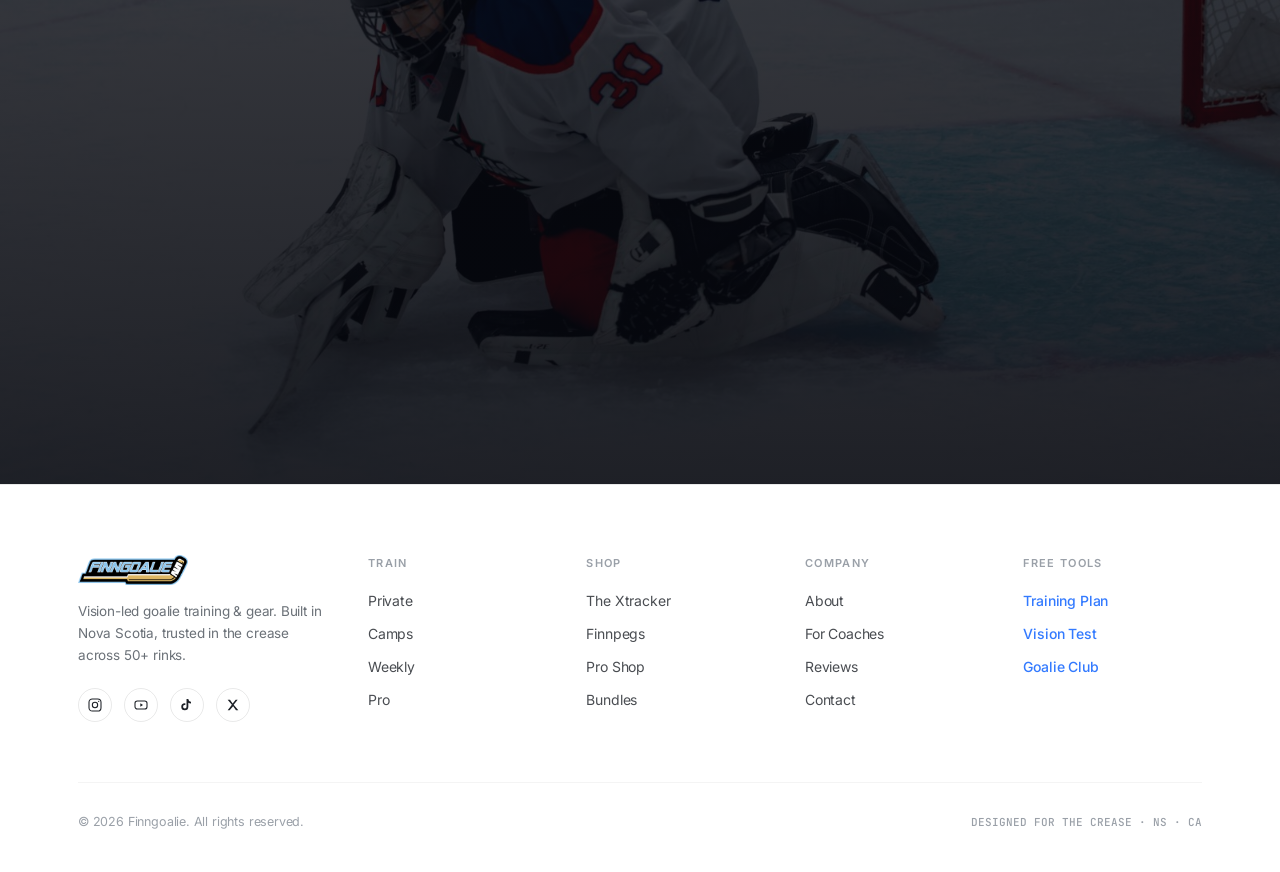
<file: xtracker.html>
<!DOCTYPE html>
<html lang="en">
<head>
<meta charset="UTF-8">
<meta name="viewport" content="width=device-width, initial-scale=1.0, viewport-fit=cover">
<title>The Xtracker — Vision Trainer · $99.99 · Finngoalie</title>
<meta name="description" content="The Xtracker is the vision-training mask band that teaches goaltenders to keep their eyes up and stay square to the puck — proper head posture, cleaner rotation, earlier reads. Fits any mask · ships in 2 days.">
<link rel="preconnect" href="https://fonts.googleapis.com">
<link rel="preconnect" href="https://fonts.gstatic.com" crossorigin>
<link href="https://fonts.googleapis.com/css2?family=Inter:wght@300;400;500;600;700;800&family=JetBrains+Mono:wght@400;500&display=swap" rel="stylesheet">
<link rel="stylesheet" href="styles.css?v=20260626a">

<!-- ============================================================
     PAGE-LOCAL ONLY — composed strictly from existing design tokens.
     Nothing here invents a token; it only arranges shared primitives
     into the product-page layout (hero split, context strip, review
     grid, companions grid) and pins the nav active state.
     ============================================================ -->
<style>
  /* nav active state (v3 system has no .active rule — compose from tokens) */
  .navlinks a.active{opacity:1;color:var(--ink)}
  .navlinks a.active::after{transform:scaleX(1)}

  /* ---- PRODUCT HERO (split: object stage | buy panel) ---- */
  .phero{position:relative;padding:calc(var(--nav-h) + 64px) 0 var(--s-9);overflow:hidden;isolation:isolate}
  .phero-grid{display:grid;grid-template-columns:1.05fr .95fr;gap:60px;align-items:center}

  /* left — sculpted product on a spotlit stage + small HUD accent */
  .phero-stage{position:relative;border-radius:var(--r-lg);overflow:hidden;
    background:radial-gradient(120% 100% at 50% 30%,#fff 0%,var(--paper) 55%,var(--paper-3) 100%);
    border:1px solid var(--line);aspect-ratio:1/1;display:flex;align-items:center;justify-content:center;
    box-shadow:var(--sh-2)}
  .phero-stage .spot{position:absolute;width:74%;height:74%;border-radius:50%;
    background:radial-gradient(circle,rgba(29,108,255,.20),transparent 62%);filter:blur(34px)}
  .phero-stage .canvas-accent{position:absolute;inset:0;width:100%;height:100%;z-index:0;opacity:.6;pointer-events:none}
  .phero-stage .tracker{position:relative;z-index:2;width:min(420px,72%)}
  .phero-stage .stage-tag{position:absolute;top:20px;left:20px;z-index:3;
    font-family:'JetBrains Mono',monospace;font-size:10.5px;letter-spacing:.16em;text-transform:uppercase;
    color:var(--accent);background:rgba(255,255,255,.78);backdrop-filter:blur(8px);
    border:1px solid var(--accent-line);border-radius:var(--r-pill);padding:6px 14px}
  /* mini HUD chip bottom-left of the stage (fed by the puck-tracker) */
  .phero-stage .mini-hud{position:absolute;bottom:18px;left:18px;z-index:3;width:182px;
    border:1px solid var(--line);border-radius:var(--r-sm);background:rgba(255,255,255,.72);
    backdrop-filter:blur(10px);padding:12px 14px;font-family:'JetBrains Mono',monospace;box-shadow:var(--sh-1)}
  .phero-stage .mini-hud .rh{font-size:9.5px;letter-spacing:.2em;color:var(--accent);text-transform:uppercase;
    border-bottom:1px solid var(--line-2);padding-bottom:7px;margin-bottom:7px;
    display:flex;justify-content:space-between;align-items:center}
  .phero-stage .mini-hud .rh::after{content:"";width:6px;height:6px;border-radius:50%;background:var(--accent);
    box-shadow:0 0 8px var(--accent);animation:pulseDot 1.4s infinite}
  .phero-stage .mini-hud .rl{display:flex;justify-content:space-between;font-size:11px;letter-spacing:.03em;padding:3px 0;color:var(--mute)}
  .phero-stage .mini-hud .rl b{color:var(--accent);font-weight:700}

  /* real product photo as the lead view + gallery thumbs */
  .phero-media{display:flex;flex-direction:column;gap:14px}
  .phero-stage .pshot{position:relative;z-index:2;width:100%;height:100%;object-fit:cover}
  .phero-stage .render-view{position:relative;z-index:2;width:min(420px,72%)}
  .pthumbs{display:flex;gap:12px}
  .pthumb{position:relative;flex:1;aspect-ratio:1/1;border-radius:var(--r-sm);overflow:hidden;
    border:1px solid var(--line);background:var(--paper-2);cursor:pointer;
    transition:border-color var(--dur-fast) var(--ease),transform var(--dur-fast) var(--ease)}
  .pthumb img{width:100%;height:100%;object-fit:cover;display:block}
  .pthumb:hover{transform:translateY(-2px);border-color:var(--accent-line)}
  .pthumb.is-active{border-color:var(--accent);box-shadow:0 0 0 1px var(--accent)}
  .pthumb .render-chip{position:absolute;inset:0;display:grid;place-items:center;
    font-family:'JetBrains Mono',monospace;font-size:10px;letter-spacing:.16em;color:var(--accent);
    background:radial-gradient(120% 100% at 50% 30%,#1a2230,#0a0c10)}

  /* right — buy panel */
  .pbuy .price-row{display:flex;align-items:baseline;gap:18px;margin-top:18px;flex-wrap:wrap}
  .pbuy .price{font-size:clamp(40px,5vw,58px)}
  .pbuy .rate{display:flex;align-items:center;gap:8px;font-size:14px;color:var(--mute)}
  .pbuy .rate .stars svg{width:15px;height:15px}
  .pbuy .rate b{color:var(--ink);font-weight:600}
  .pbuy h1{font-size:var(--fz-h2);line-height:1.0;letter-spacing:-.04em;font-weight:800;margin-top:14px}
  .pbuy .promise{font-size:var(--fz-lead);color:var(--mute);margin-top:20px;line-height:1.5;max-width:42ch}
  .pbuy .qty-row{display:flex;align-items:center;gap:16px;margin-top:34px;flex-wrap:wrap}
  .qty{display:inline-flex;align-items:center;border:1px solid var(--line);border-radius:var(--r-pill);background:var(--paper-2)}
  .qty button{width:44px;height:44px;display:grid;place-items:center;color:var(--ink-2);font-size:18px;font-weight:600}
  .qty button:hover{color:var(--accent)}
  .qty .q{min-width:34px;text-align:center;font-weight:700;font-size:16px;font-variant-numeric:tabular-nums}
  .pbuy .bundle{display:flex;align-items:center;gap:12px;margin-top:18px;padding:16px 18px;border:1px dashed var(--accent-line);
    border-radius:var(--r);background:var(--accent-soft);cursor:pointer;transition:background var(--dur-fast) var(--ease)}
  .pbuy .bundle:hover{background:rgba(29,108,255,.14)}
  .pbuy .bundle .ico{width:34px;height:34px;border-radius:9px;background:var(--accent);display:grid;place-items:center;flex-shrink:0;color:#fff}
  .pbuy .bundle .ico svg{width:18px;height:18px}
  .pbuy .bundle .bt{font-size:14px;font-weight:600;color:var(--ink)}
  .pbuy .bundle .bs{font-size:12.5px;color:var(--mute);margin-top:2px}
  .pbuy .bundle .save{margin-left:auto;font-family:'JetBrains Mono',monospace;font-size:12px;font-weight:700;color:var(--accent);white-space:nowrap}
  .pbuy .reassure{display:flex;gap:24px;margin-top:28px;flex-wrap:wrap}
  .pbuy .reassure span{display:flex;align-items:center;gap:8px;font-size:13px;color:var(--mute);font-weight:500}
  .pbuy .reassure svg{width:16px;height:16px;color:var(--accent);flex-shrink:0}

  /* ---- DUOTONE CONTEXT STRIP (real local imagery, crafted/duotone) ---- */
  .ctx{padding:var(--s-8) 0}
  .ctx-grid{display:grid;grid-template-columns:1.3fr 1fr;grid-template-rows:1fr 1fr;gap:16px;height:clamp(420px,52vw,560px)}
  .ctx-cell{position:relative;border-radius:var(--r-lg);overflow:hidden;background:var(--ink)}
  .ctx-cell:first-child{grid-row:1/3}
  .ctx-cell img{width:100%;height:100%;object-fit:cover;
    filter:grayscale(1) contrast(1.06) brightness(.9);transition:transform 1.2s var(--ease),filter .6s var(--ease)}
  .ctx-cell::after{content:"";position:absolute;inset:0;
    background:linear-gradient(140deg,rgba(29,108,255,.42),rgba(10,12,15,.5));mix-blend-mode:multiply}
  .ctx-cell:hover img{transform:scale(1.05);filter:grayscale(.6) contrast(1.1) brightness(.95)}
  .ctx-cell .cap{position:absolute;left:0;right:0;bottom:0;z-index:1;padding:22px;color:#fff}
  .ctx-cell .cap .k{font-family:'JetBrains Mono',monospace;font-size:10.5px;letter-spacing:.16em;text-transform:uppercase;color:var(--accent-up);margin-bottom:6px}
  .ctx-cell .cap .t{font-size:17px;font-weight:700;letter-spacing:-.02em}

  /* ---- PINNED STORY: real-photo inset + washed atmosphere ---- */
  .pin-stage .bg-media{z-index:1}
  .story-real{position:absolute;z-index:3;bottom:7vh;right:5vw;width:min(220px,24vw);aspect-ratio:1/1;
    border:1px solid var(--line);box-shadow:var(--sh-2)}
  .story-real img{padding:0;object-fit:cover}
  .story-real-tag{position:absolute;left:12px;bottom:12px;z-index:2;
    font-family:'JetBrains Mono',monospace;font-size:9.5px;letter-spacing:.16em;text-transform:uppercase;
    color:#fff;background:rgba(10,12,16,.6);backdrop-filter:blur(8px);border-radius:var(--r-pill);padding:5px 11px}
  @media(max-width:920px){.story-real{position:relative;bottom:auto;right:auto;width:min(260px,60vw);margin:28px auto 0}}

  /* ---- BIG CLAIM ---- */
  .claim{padding:var(--s-10) 0;text-align:center}
  .claim h2{font-size:var(--fz-h1);font-weight:800;letter-spacing:-.045em;line-height:.98;max-width:18ch;margin:0 auto}
  .claim h2 .accent{color:var(--accent)}
  .claim h2 .mute{color:var(--mute-2)}
  .claim p{font-size:var(--fz-lead);color:var(--mute);margin:28px auto 0;max-width:54ch;line-height:1.5}

  /* ---- REVIEWS ---- */
  .reviews{padding:var(--s-9) 0;background:var(--paper-2);border-top:1px solid var(--line-2);border-bottom:1px solid var(--line-2)}
  .rev-summary{display:flex;align-items:center;justify-content:center;gap:28px;margin-top:48px;flex-wrap:wrap}
  .rev-summary .big{font-size:clamp(54px,7vw,84px);font-weight:800;letter-spacing:-.04em;line-height:1}
  .rev-summary .sm .stars{color:var(--gold);display:flex;gap:2px}
  .rev-summary .sm .stars svg{width:18px;height:18px}
  .rev-summary .sm .lab{font-size:14px;color:var(--mute);margin-top:8px}
  .rev-summary .sm .lab b{color:var(--ink);font-weight:600}
  .rev-grid{display:grid;grid-template-columns:repeat(3,1fr);gap:18px;margin-top:56px}
  .rev-card{background:var(--paper);border:1px solid var(--line);border-radius:var(--r);padding:30px 28px;
    transition:transform .5s var(--ease),box-shadow .5s var(--ease),border-color .5s var(--ease);will-change:transform}
  .rev-card:hover{transform:translateY(-5px);box-shadow:var(--sh-3);border-color:var(--accent-line)}
  .rev-card .stars{color:var(--gold);display:flex;gap:2px;margin-bottom:18px}
  .rev-card .stars svg{width:15px;height:15px}
  .rev-card blockquote{font-size:16px;line-height:1.55;color:var(--ink-2);font-weight:500;letter-spacing:-.01em}
  .rev-card .who{margin-top:22px;display:flex;align-items:center;gap:12px}
  .rev-card .who .avatar{width:38px;height:38px;border-radius:50%;background:linear-gradient(135deg,var(--accent),var(--accent-deep));
    display:grid;place-items:center;color:#fff;font-weight:700;font-size:14px;flex-shrink:0}
  .rev-card .who .avatar.photo{background:var(--paper-3);overflow:hidden}
  .rev-card .who .avatar.photo img{width:100%;height:100%;object-fit:cover;display:block}
  .rev-card .who .nm{display:block;font-size:13.5px;font-weight:600;color:var(--ink)}
  .rev-card .who .rl{display:block;font-size:12px;color:var(--mute);margin-top:1px}
  .rev-card .verified{margin-left:auto;font-family:'JetBrains Mono',monospace;font-size:10px;letter-spacing:.1em;text-transform:uppercase;color:var(--accent);display:flex;align-items:center;gap:5px}
  .rev-card .verified svg{width:13px;height:13px}

  /* ---- COMPANIONS / complete the system ---- */
  .companions{padding:var(--s-9) 0}
  .comp-grid{display:grid;grid-template-columns:repeat(4,1fr);gap:18px;margin-top:56px}
  .comp-card{display:flex;flex-direction:column;background:var(--paper-2);border:1px solid var(--line);border-radius:var(--r);
    overflow:hidden;transition:transform .5s var(--ease),box-shadow .5s var(--ease),border-color .5s var(--ease);will-change:transform}
  .comp-card:hover{transform:translateY(-6px);box-shadow:var(--sh-3);border-color:var(--accent-line)}
  .comp-card .ph{aspect-ratio:4/3;position:relative;overflow:hidden;background:var(--ink)}
  .comp-card .ph img{width:100%;height:100%;object-fit:cover;filter:grayscale(.5) contrast(1.05) brightness(.92);transition:transform 1.1s var(--ease)}
  .comp-card:hover .ph img{transform:scale(1.06)}
  .comp-card .ph::after{content:"";position:absolute;inset:0;background:linear-gradient(160deg,rgba(29,108,255,.28),rgba(10,12,15,.42));mix-blend-mode:multiply}
  .comp-card .bd{padding:24px 22px 26px;display:flex;flex-direction:column;flex:1}
  .comp-card .nm{font-size:17px;font-weight:700;letter-spacing:-.02em}
  .comp-card .ds{font-size:13.5px;color:var(--mute);margin-top:8px;line-height:1.5;flex:1}
  .comp-card .pr{font-size:20px;font-weight:800;letter-spacing:-.02em;margin-top:18px}
  .comp-card .pr small{font-size:.6em;color:var(--mute);font-weight:500}
  .comp-card .go{margin-top:16px;font-size:13px;font-weight:600;color:var(--accent);display:inline-flex;align-items:center;gap:6px}
  .comp-card .go .chev{transition:transform .35s var(--ease-spring)}
  .comp-card:hover .go .chev{transform:translateX(4px)}
  /* real product photos read clearly — lift the duotone treatment, keep hover zoom + faint scrim */
  .comp-card .ph.product{background:var(--paper-3)}
  .comp-card .ph.product img{filter:none}
  .comp-card .ph.product::after{background:linear-gradient(160deg,rgba(29,108,255,.06),rgba(10,12,15,.12))}

  /* compare-table: 3 products → 4 columns (shared default is 3-col feature+us+them) */
  .compare-table .compare-row{grid-template-columns:1.6fr 1fr 1fr 1fr}
  .compare-row .col .btn{font-size:13px;padding:11px 22px}
  /* center the check/x cleanly in each product column */
  .compare-row .col.yes,.compare-row .col.no{display:flex;align-items:center;justify-content:center}

  /* ---- CLOSING over a dark photo: keep copy readable (white headline, light sub) ---- */
  .closing.has-bg h2{color:#fff}
  .closing.has-bg p{color:rgba(255,255,255,.82)}

  /* ---- RESPONSIVE ---- */
  @media(max-width:920px){
    .phero-grid{grid-template-columns:1fr;gap:34px}
    .phero-stage{aspect-ratio:4/3}
    .ctx-grid{grid-template-columns:1fr 1fr;grid-template-rows:auto;height:auto}
    .ctx-cell{aspect-ratio:4/3}
    .ctx-cell:first-child{grid-row:auto;grid-column:1/-1;aspect-ratio:16/9}
    .rev-grid{grid-template-columns:1fr;gap:16px}
    .comp-grid{grid-template-columns:repeat(2,1fr)}
  }
  @media(max-width:680px){
    .phero{padding-top:calc(var(--nav-h) + 36px)}
    .phero-stage .mini-hud{display:none}
    .ctx-cell:first-child{aspect-ratio:4/3}
    .comp-grid{grid-template-columns:1fr}
    /* 4-col table stays readable: tighten feature col, allow horizontal scroll guard */
    .compare-table{overflow-x:auto}
    .compare-table .compare-row{grid-template-columns:1.5fr .9fr .9fr .9fr;min-width:520px}
    .compare-row > div{padding:13px 12px;font-size:13px}
    .compare-head .col{font-size:12.5px}
  }
  @media(prefers-reduced-motion:reduce){
    .phero-stage .canvas-accent,.phero-stage .spot{display:none}
  }
</style>
</head>
<body id="top">

<!-- LIVING AURORA -->
<canvas class="aurora-canvas" id="aurora"></canvas>

<!-- ============================================================
     NAV  —  REUSABLE SITE-WIDE BLOCK (copied verbatim from index.html · active = The Xtracker)
     ============================================================ -->
<nav class="nav" id="nav">
  <div class="wrap">
    <a class="brand" href="index.html"><img class="brand-logo" src="assets/img/logo.png" alt="Finngoalie"></a>
    <div class="navlinks">
      <a href="train.html">Train</a>
      <a href="xtracker.html" class="active">The Xtracker</a>
      <a href="finnpegs.html">Finnpegs</a>
      <a href="shop.html">Shop</a>
      <a href="coaches.html">For Coaches</a>
      <a href="about.html">About</a>
    </div>
    <div class="nav-right">
      <a class="nav-icon search-icon" href="shop.html" aria-label="Search">
        <svg viewBox="0 0 24 24" fill="none" stroke="currentColor" stroke-width="1.7"><circle cx="11" cy="11" r="7"/><path d="m20 20-3.5-3.5" stroke-linecap="round"/></svg>
      </a>
      <a class="nav-icon" href="shop.html" aria-label="Bag" data-bag-add>
        <svg viewBox="0 0 24 24" fill="none" stroke="currentColor" stroke-width="1.6"><path d="M6 8h12l-1 12H7L6 8z"/><path d="M9 8V6a3 3 0 0 1 6 0v2" stroke-linecap="round"/></svg>
        <span class="count" data-bag-count>0</span>
      </a>
      <a class="nav-cta magnetic" href="plan.html">Free Training Plan</a>
      <button class="burger" id="burger" aria-label="Menu" data-burger><span></span><span></span><span></span></button>
    </div>
  </div>
</nav>

<!-- MOBILE DRAWER (mirrors nav) -->
<div class="drawer" id="drawer">
  <a href="train.html" data-drawer-close>Train</a>
  <a href="xtracker.html" data-drawer-close>The Xtracker</a>
  <a href="finnpegs.html" data-drawer-close>Finnpegs</a>
  <a href="shop.html" data-drawer-close>Shop</a>
  <a href="coaches.html" data-drawer-close>For Coaches</a>
  <a href="about.html" data-drawer-close>About</a>
  <a class="drawer-cta" href="plan.html" data-drawer-close>Free Training Plan</a>
</div>

<!-- ============================================================
     PRODUCT HERO  —  rendered Xtracker object + buy panel
     [data-buy-trigger] lives here so the sticky bar hides while in view
     ============================================================ -->
<header class="phero" data-buy-trigger>
  <div class="wrap">
    <div class="phero-grid">

      <!-- left: real product photo on a spotlit stage + puck-tracker canvas accent + mini HUD -->
      <div class="phero-media reveal r-scale">
        <div class="phero-stage" data-gallery-main>
          <span class="stage-tag">VISION TRAINER · THE XTRACKER</span>
          <canvas class="canvas-accent" data-puck-tracker data-readout="pheroHud"></canvas>
          <div class="spot"></div>

          <!-- real product photo leads -->
          <img class="pshot" id="pheroShot" src="assets/img/product/xtracker-5.jpg"
               alt="The Xtracker vision band mounted on a goalie mask">

          <!-- rendered SVG view — hidden by default, shown when the RENDER thumb is picked -->
          <div class="tracker render-view" hidden>
            <div class="glow"></div>
            <div class="tracker-body" data-tracker-mount></div>
            <div class="scan"></div>
          </div>

          <div class="mini-hud" id="pheroHud">
            <div class="rh">TRACK // LIVE</div>
            <div class="rl"><span>VELOCITY</span><b data-vel>— mph</b></div>
            <div class="rl"><span>LOCK</span><b data-lock>ACQUIRING</b></div>
            <div class="rl"><span>ANGLE</span><b data-ang>—°</b></div>
          </div>
        </div>

        <!-- thumbnail strip: real photos lead, rendered view kept as one "render" thumb -->
        <div class="pthumbs" data-gallery role="tablist" aria-label="The Xtracker views">
          <button type="button" class="pthumb is-active" data-shot="assets/img/product/xtracker-5.jpg" aria-label="The Xtracker — product photo"><img src="assets/img/product/xtracker-5.jpg" alt="The Xtracker, product photo"></button>
          <button type="button" class="pthumb" data-shot="assets/img/product/xtracker-1.png" aria-label="The Xtracker — clean shot"><img src="assets/img/product/xtracker-1.png" alt="The Xtracker, clean studio shot"></button>
          <button type="button" class="pthumb" data-shot="assets/img/mask.jpg" aria-label="The Xtracker — on the mask, on ice"><img src="assets/img/mask.jpg" alt="Goalie mask on ice"></button>
          <button type="button" class="pthumb" data-shot="assets/img/goalie-focus.jpg" aria-label="In the crease, eyes on the puck"><img src="assets/img/goalie-focus.jpg" alt="Goalie locked on the puck"></button>
          <button type="button" class="pthumb" data-shot="__render__" aria-label="Cutaway render view"><span class="render-chip">RENDER</span></button>
        </div>
      </div>

      <!-- right: buy panel -->
      <div class="pbuy">
        <div class="kicker reveal">The Xtracker · Vision Trainer</div>
        <h1 class="reveal d1">The Xtracker</h1>
        <div class="price-row reveal d2">
          <div class="price"><small>$</small>99<small>.99</small></div>
          <div class="rate">
            <span class="stars">
              <svg viewBox="0 0 24 24" fill="currentColor"><path d="M12 2l2.6 6.3L21 9l-5 4.4L17.5 21 12 17.3 6.5 21 8 13.4 3 9l6.4-.7L12 2z"/></svg>
              <svg viewBox="0 0 24 24" fill="currentColor"><path d="M12 2l2.6 6.3L21 9l-5 4.4L17.5 21 12 17.3 6.5 21 8 13.4 3 9l6.4-.7L12 2z"/></svg>
              <svg viewBox="0 0 24 24" fill="currentColor"><path d="M12 2l2.6 6.3L21 9l-5 4.4L17.5 21 12 17.3 6.5 21 8 13.4 3 9l6.4-.7L12 2z"/></svg>
              <svg viewBox="0 0 24 24" fill="currentColor"><path d="M12 2l2.6 6.3L21 9l-5 4.4L17.5 21 12 17.3 6.5 21 8 13.4 3 9l6.4-.7L12 2z"/></svg>
              <svg viewBox="0 0 24 24" fill="currentColor"><path d="M12 2l2.6 6.3L21 9l-5 4.4L17.5 21 12 17.3 6.5 21 8 13.4 3 9l6.4-.7L12 2z"/></svg>
            </span>
            <b>4.9</b> · 37 reviews
          </div>
        </div>
        <p class="promise reveal d2">A vision-training band that lifts your eyes to the puck and keeps you square — proper head posture, cleaner rotation, earlier reads. Straps onto any mask, on ice or off.</p>

        <div class="qty-row reveal d3">
          <div class="qty" aria-label="Quantity">
            <button type="button" id="qMinus" aria-label="Decrease quantity">&minus;</button>
            <span class="q" id="qVal">1</span>
            <button type="button" id="qPlus" aria-label="Increase quantity">+</button>
          </div>
          <a class="btn btn-primary magnetic" href="shop.html" data-bag-add>Add to Bag <svg class="chev" width="16" height="16" viewBox="0 0 24 24" fill="none"><path d="M5 12h14M13 6l6 6-6 6" stroke="currentColor" stroke-width="2" stroke-linecap="round" stroke-linejoin="round"/></svg></a>
        </div>

        <div class="bundle reveal d3" data-bag-add role="button" tabindex="0" aria-label="Add the Finnpegs bundle and save $160">
          <span class="ico"><svg viewBox="0 0 24 24" fill="none" stroke="currentColor" stroke-width="1.8"><path d="M12 5v14M5 12h14" stroke-linecap="round"/></svg></span>
          <span>
            <span class="bt">Add the Finnpegs bundle &amp; save $160</span>
            <span class="bs">Xtracker + patented Finnpegs net system — one drill kit.</span>
          </span>
          <span class="save">SAVE&nbsp;$160</span>
        </div>

        <div class="reassure reveal d4">
          <span><svg viewBox="0 0 24 24" fill="none" stroke="currentColor" stroke-width="1.7"><path d="M5 13l4 4L19 7" stroke-linecap="round" stroke-linejoin="round"/></svg>Free shipping over $75</span>
          <span><svg viewBox="0 0 24 24" fill="none" stroke="currentColor" stroke-width="1.6"><circle cx="12" cy="12" r="9"/><path d="M12 7v5l3 2" stroke-linecap="round"/></svg>Ships in 2 days</span>
          <span><svg viewBox="0 0 24 24" fill="none" stroke="currentColor" stroke-width="1.6"><path d="M12 2L3 6.5v6c0 5 3.8 8.4 9 9.5 5.2-1.1 9-4.5 9-9.5v-6L12 2z"/></svg>30-day returns</span>
        </div>
      </div>

    </div>
  </div>
</header>

<!-- ============================================================
     TRUST
     ============================================================ -->
<div class="trust">
  <div class="wrap">
    <span class="lbl">Trusted in the crease</span>
    <div class="marks">
      <span class="mark"><svg viewBox="0 0 24 24" fill="none"><path d="M12 2l2.6 6.3L21 9l-5 4.4L17.5 21 12 17.3 6.5 21 8 13.4 3 9l6.4-.7L12 2z" fill="currentColor"/></svg>4.9 / 5 · 37 reviews</span>
      <span class="mark"><svg viewBox="0 0 24 24" fill="none"><path d="M12 2L3 6.5v6c0 5 3.8 8.4 9 9.5 5.2-1.1 9-4.5 9-9.5v-6L12 2z" stroke="currentColor" stroke-width="1.6"/></svg>Fits any goalie mask</span>
      <span class="mark"><svg viewBox="0 0 24 24" fill="none"><path d="M4 7h16M4 12h16M4 17h10" stroke="currentColor" stroke-width="1.8" stroke-linecap="round"/></svg>Trains square, posture &amp; rotation</span>
      <span class="mark"><svg viewBox="0 0 24 24" fill="none"><circle cx="12" cy="12" r="9" stroke="currentColor" stroke-width="1.6"/><path d="M12 7v5l3 2" stroke="currentColor" stroke-width="1.6" stroke-linecap="round"/></svg>1,000+ goalies training</span>
    </div>
  </div>
</div>

<!-- ============================================================
     PINNED SCROLL-SCRUB PRODUCT STORY — Restrict → Rebuild → React
     ============================================================ -->
<section class="pin-section" id="story">
  <div class="pin-stage">
    <div class="pin-bg"></div>
    <!-- subtle atmosphere behind the scrubbed story (washed, keeps copy readable) -->
    <div class="bg-media wash" aria-hidden="true"><img src="assets/img/ice-rink.jpg" alt=""></div>
    <!-- the real product, pinned alongside the scrubbed render so the story shows the real thing -->
    <div class="pin-progress" id="pinBar"></div>
    <div class="pin-counter mono">THE METHOD · STAGE <b id="pinStage">01</b> / 04</div>

    <div class="stage-copy copy-top" data-copy="0"><h3>It starts in the <span class="accent">eyes.</span></h3><p>Reflexes are a myth. Elite goalies see earlier — the Xtracker trains that read.</p></div>
    <div class="stage-copy copy-top" data-copy="1" style="opacity:0"><h3><span class="accent">Restrict.</span></h3><p>The vision band cuts your downward sightline — so your eyes lift and stay on the puck, not your pads.</p></div>
    <div class="stage-copy copy-bottom" data-copy="2" style="opacity:0"><h3>Stay <span class="accent">square.</span></h3><p>It trains proper head posture and rotation — you stay visually square through every cross-crease play.</p></div>
    <div class="stage-copy copy-bottom" data-copy="3" style="opacity:0"><h3>React <span class="accent">earlier.</span></h3><p>Off-ice and on, the read becomes a habit. Earlier eyes, every shift — the Xtracker mask.</p></div>

    <div class="stage-prod" id="stageProd">
      <div class="tracker">
        <div class="glow"></div>
        <div class="product-frame stage-real"><img src="assets/img/product/xtracker-5.jpg" alt="The Xtracker vision band mounted on a goalie mask"></div>
      </div>
    </div>
  </div>
</section>

<!-- ============================================================
     SPECS  (dark count-up grid)
     ============================================================ -->
<section class="specs">
  <div class="glow-blob"></div>
  <div class="wrap">
    <div class="section-head">
      <div class="kicker reveal">Simple by design</div>
      <h2 class="reveal d1">One band.<br><span style="color:#7fb0ff">Outsized advantage.</span></h2>
    </div>
    <div class="grid">
      <div class="spec-cell reveal"><div class="lab">Vision</div><div class="num">Eyes&nbsp;up</div><div class="desc">The band cuts your downward sightline — your gaze lifts to the puck, not your pads.</div></div>
      <div class="spec-cell reveal d1"><div class="lab">Posture</div><div class="num">Square</div><div class="desc">Trains proper head posture so you stay visually square through every cross-crease play.</div></div>
      <div class="spec-cell reveal d2"><div class="lab">Movement</div><div class="num">Rotation</div><div class="desc">Improves rotational movement — you track the puck cleanly, post to post.</div></div>
      <div class="spec-cell reveal d3"><div class="lab">Use</div><div class="num">Anywhere</div><div class="desc">No batteries, nothing to charge. Straps onto any mask — on ice or off.</div></div>
    </div>
  </div>
</section>

<!-- ============================================================
     DUOTONE CONTEXT STRIP  (real local imagery, crafted)
     ============================================================ -->
<section class="ctx">
  <div class="wrap">
    <div class="ctx-grid">
      <div class="ctx-cell reveal r-scale">
        <img src="assets/img/goalie-focus.jpg" alt="Goalie locked on the puck">
        <div class="cap"><div class="k">The read</div><div class="t">Eyes first — the puck second.</div></div>
      </div>
      <div class="ctx-cell reveal r-scale d1">
        <img src="assets/img/mask.jpg" alt="Goalie mask, close">
        <div class="cap"><div class="k">The crease</div><div class="t">Built for the position.</div></div>
      </div>
      <div class="ctx-cell reveal r-scale d2">
        <img src="assets/img/goalie-action.jpg" alt="Goalie in live action">
        <div class="cap"><div class="k">The rep</div><div class="t">Every angle, every shift.</div></div>
      </div>
    </div>
  </div>
</section>

<!-- ============================================================
     BIG CLAIM
     ============================================================ -->
<section class="claim">
  <div class="wrap">
    <h2 class="reveal">Fifty milliseconds of read is the <span class="accent">whole game.</span></h2>
    <p class="reveal d1">It's the difference between a glove save and a red light. The Xtracker is the only trainer built to add those milliseconds back — quietly, on your own ice, one rep at a time.</p>
  </div>
</section>

<!-- ============================================================
     COMPARE  —  which Xtracker setup is right for you
     ============================================================ -->
<section class="compare" id="compare">
  <div class="wrap">
    <div class="section-head">
      <div class="kicker reveal">Pick your kit</div>
      <h2 class="reveal d1">Which Xtracker setup<br><span class="mute">is right for you?</span></h2>
    </div>
    <div class="compare-table reveal d1">
      <div class="compare-row compare-head">
        <div class="feat">What you get</div>
        <div class="col us">The Xtracker</div>
        <div class="col">Xtracker + Finnpegs</div>
        <div class="col">Goaltender Package</div>
      </div>
      <div class="compare-row">
        <div class="feat">Price</div>
        <div class="col us">$99.99</div>
        <div class="col">$199.99</div>
        <div class="col">$549</div>
      </div>
      <div class="compare-row">
        <div class="feat">Xtracker vision trainer</div>
        <div class="col yes"><svg viewBox="0 0 24 24" fill="none" stroke="currentColor" stroke-width="2.4"><path d="M5 13l4 4L19 7" stroke-linecap="round" stroke-linejoin="round"/></svg></div>
        <div class="col yes"><svg viewBox="0 0 24 24" fill="none" stroke="currentColor" stroke-width="2.4"><path d="M5 13l4 4L19 7" stroke-linecap="round" stroke-linejoin="round"/></svg></div>
        <div class="col yes"><svg viewBox="0 0 24 24" fill="none" stroke="currentColor" stroke-width="2.4"><path d="M5 13l4 4L19 7" stroke-linecap="round" stroke-linejoin="round"/></svg></div>
      </div>
      <div class="compare-row">
        <div class="feat">Finnpegs net-anchoring system</div>
        <div class="col no"><svg viewBox="0 0 24 24" fill="none" stroke="currentColor" stroke-width="2"><path d="M6 6l12 12M18 6L6 18" stroke-linecap="round"/></svg></div>
        <div class="col yes"><svg viewBox="0 0 24 24" fill="none" stroke="currentColor" stroke-width="2.4"><path d="M5 13l4 4L19 7" stroke-linecap="round" stroke-linejoin="round"/></svg></div>
        <div class="col yes"><svg viewBox="0 0 24 24" fill="none" stroke="currentColor" stroke-width="2.4"><path d="M5 13l4 4L19 7" stroke-linecap="round" stroke-linejoin="round"/></svg></div>
      </div>
      <div class="compare-row">
        <div class="feat">Box Control rebounder</div>
        <div class="col no"><svg viewBox="0 0 24 24" fill="none" stroke="currentColor" stroke-width="2"><path d="M6 6l12 12M18 6L6 18" stroke-linecap="round"/></svg></div>
        <div class="col no"><svg viewBox="0 0 24 24" fill="none" stroke="currentColor" stroke-width="2"><path d="M6 6l12 12M18 6L6 18" stroke-linecap="round"/></svg></div>
        <div class="col yes"><svg viewBox="0 0 24 24" fill="none" stroke="currentColor" stroke-width="2.4"><path d="M5 13l4 4L19 7" stroke-linecap="round" stroke-linejoin="round"/></svg></div>
      </div>
      <div class="compare-row">
        <div class="feat">Free Training Plan + drill library</div>
        <div class="col yes"><svg viewBox="0 0 24 24" fill="none" stroke="currentColor" stroke-width="2.4"><path d="M5 13l4 4L19 7" stroke-linecap="round" stroke-linejoin="round"/></svg></div>
        <div class="col yes"><svg viewBox="0 0 24 24" fill="none" stroke="currentColor" stroke-width="2.4"><path d="M5 13l4 4L19 7" stroke-linecap="round" stroke-linejoin="round"/></svg></div>
        <div class="col yes"><svg viewBox="0 0 24 24" fill="none" stroke="currentColor" stroke-width="2.4"><path d="M5 13l4 4L19 7" stroke-linecap="round" stroke-linejoin="round"/></svg></div>
      </div>
      <div class="compare-row">
        <div class="feat">1-on-1 onboarding session</div>
        <div class="col no"><svg viewBox="0 0 24 24" fill="none" stroke="currentColor" stroke-width="2"><path d="M6 6l12 12M18 6L6 18" stroke-linecap="round"/></svg></div>
        <div class="col no"><svg viewBox="0 0 24 24" fill="none" stroke="currentColor" stroke-width="2"><path d="M6 6l12 12M18 6L6 18" stroke-linecap="round"/></svg></div>
        <div class="col yes"><svg viewBox="0 0 24 24" fill="none" stroke="currentColor" stroke-width="2.4"><path d="M5 13l4 4L19 7" stroke-linecap="round" stroke-linejoin="round"/></svg></div>
      </div>
      <div class="compare-row">
        <div class="feat">Best for</div>
        <div class="col us">Solo vision work</div>
        <div class="col">Full-ice drills</div>
        <div class="col">Serious development</div>
      </div>
      <div class="compare-row">
        <div class="feat"></div>
        <div class="col"><a class="btn btn-primary magnetic" href="shop.html" data-bag-add>Add to bag</a></div>
        <div class="col"><a class="btn btn-primary magnetic" href="shop.html" data-bag-add>Best value</a></div>
        <div class="col"><a class="btn btn-ghost magnetic" href="shop.html">Explore</a></div>
      </div>
    </div>
  </div>
</section>

<!-- ============================================================
     TECH SPECS ACCORDION
     ============================================================ -->
<section class="founder" style="padding-top:var(--s-8)">
  <div class="wrap" style="max-width:840px">
    <div class="section-head" style="text-align:left;max-width:none;padding:0">
      <div class="kicker reveal">The detail</div>
      <h2 class="reveal d1" style="font-size:var(--fz-h2);letter-spacing:-.035em;line-height:1.02;font-weight:800">Tech specs &amp; <span class="mute">the fine print.</span></h2>
    </div>
    <div class="accordion reveal d1" data-accordion>
      <div class="acc-item open" data-acc-item>
        <button class="acc-head" data-acc-head>Material &amp; build <span class="acc-ico"></span></button>
        <div class="acc-body" data-acc-body style="max-height:none">
          <div class="acc-body-in">
            A simple, rugged vision band — quiet on the ice, nothing to break or charge.
            <div class="spec-line"><span>Material</span><span>Cold-durable woven band</span></div>
            <div class="spec-line"><span>Fit</span><span>Adjustable · fits any mask</span></div>
            <div class="spec-line"><span>Electronics</span><span>None — fully passive</span></div>
            <div class="spec-line"><span>Weight</span><span>Light · barely there on</span></div>
            <div class="spec-line"><span>Use</span><span>On-ice &amp; off-ice</span></div>
          </div>
        </div>
      </div>
      <div class="acc-item" data-acc-item>
        <button class="acc-head" data-acc-head>What's included <span class="acc-ico"></span></button>
        <div class="acc-body" data-acc-body>
          <div class="acc-body-in">
            Everything to start training the day it lands.
            <div class="spec-line"><span>The Xtracker band</span><span>&times;1</span></div>
            <div class="spec-line"><span>Adjustable strap</span><span>Tool-free fit</span></div>
            <div class="spec-line"><span>Quick-start drill card</span><span>Printed</span></div>
            <div class="spec-line"><span>Free Training Plan</span><span>Digital · lifetime</span></div>
          </div>
        </div>
      </div>
      <div class="acc-item" data-acc-item>
        <button class="acc-head" data-acc-head>Compatibility <span class="acc-ico"></span></button>
        <div class="acc-body" data-acc-body>
          <div class="acc-body-in">
            Works with the gear you already wear.
            <div class="spec-line"><span>Masks</span><span>Senior, intermediate &amp; junior</span></div>
            <div class="spec-line"><span>Cages</span><span>Cat-eye &amp; pro combos</span></div>
            <div class="spec-line"><span>Surface</span><span>Ice · synthetic · off-ice</span></div>
            <div class="spec-line"><span>Setup</span><span>Strap on in seconds</span></div>
          </div>
        </div>
      </div>
      <div class="acc-item" data-acc-item>
        <button class="acc-head" data-acc-head>Shipping &amp; warranty <span class="acc-ico"></span></button>
        <div class="acc-body" data-acc-body>
          <div class="acc-body-in">
            Yours fast, and covered.
            <div class="spec-line"><span>Ships in</span><span>2 business days</span></div>
            <div class="spec-line"><span>Free shipping</span><span>Orders over $75</span></div>
            <div class="spec-line"><span>Returns</span><span>30-day, no questions</span></div>
            <div class="spec-line"><span>Trusted by</span><span>Pro programs &amp; 1,000+ goalies</span></div>
          </div>
        </div>
      </div>
    </div>
  </div>
</section>

<!-- ============================================================
     REVIEWS
     ============================================================ -->
<section class="reviews" id="reviews">
  <div class="wrap">
    <div class="section-head">
      <div class="kicker reveal">From the crease</div>
      <h2 class="reveal d1">Goalies don't <span class="mute">guess.</span></h2>
    </div>
    <div class="rev-summary reveal d1">
      <div class="big">4.9</div>
      <div class="sm">
        <span class="stars">
          <svg viewBox="0 0 24 24" fill="currentColor"><path d="M12 2l2.6 6.3L21 9l-5 4.4L17.5 21 12 17.3 6.5 21 8 13.4 3 9l6.4-.7L12 2z"/></svg>
          <svg viewBox="0 0 24 24" fill="currentColor"><path d="M12 2l2.6 6.3L21 9l-5 4.4L17.5 21 12 17.3 6.5 21 8 13.4 3 9l6.4-.7L12 2z"/></svg>
          <svg viewBox="0 0 24 24" fill="currentColor"><path d="M12 2l2.6 6.3L21 9l-5 4.4L17.5 21 12 17.3 6.5 21 8 13.4 3 9l6.4-.7L12 2z"/></svg>
          <svg viewBox="0 0 24 24" fill="currentColor"><path d="M12 2l2.6 6.3L21 9l-5 4.4L17.5 21 12 17.3 6.5 21 8 13.4 3 9l6.4-.7L12 2z"/></svg>
          <svg viewBox="0 0 24 24" fill="currentColor"><path d="M12 2l2.6 6.3L21 9l-5 4.4L17.5 21 12 17.3 6.5 21 8 13.4 3 9l6.4-.7L12 2z"/></svg>
        </span>
        <div class="lab">Based on <b>37 verified reviews</b></div>
      </div>
    </div>
    <div class="rev-grid">
      <div class="rev-card reveal">
        <span class="stars">
          <svg viewBox="0 0 24 24" fill="currentColor"><path d="M12 2l2.6 6.3L21 9l-5 4.4L17.5 21 12 17.3 6.5 21 8 13.4 3 9l6.4-.7L12 2z"/></svg><svg viewBox="0 0 24 24" fill="currentColor"><path d="M12 2l2.6 6.3L21 9l-5 4.4L17.5 21 12 17.3 6.5 21 8 13.4 3 9l6.4-.7L12 2z"/></svg><svg viewBox="0 0 24 24" fill="currentColor"><path d="M12 2l2.6 6.3L21 9l-5 4.4L17.5 21 12 17.3 6.5 21 8 13.4 3 9l6.4-.7L12 2z"/></svg><svg viewBox="0 0 24 24" fill="currentColor"><path d="M12 2l2.6 6.3L21 9l-5 4.4L17.5 21 12 17.3 6.5 21 8 13.4 3 9l6.4-.7L12 2z"/></svg><svg viewBox="0 0 24 24" fill="currentColor"><path d="M12 2l2.6 6.3L21 9l-5 4.4L17.5 21 12 17.3 6.5 21 8 13.4 3 9l6.4-.7L12 2z"/></svg>
        </span>
        <blockquote>My puck-tracking changed inside two weeks. I was reading shots before they left the stick. Nothing else trains your eyes like this.</blockquote>
        <div class="who"><span class="avatar photo"><img src="assets/img/product/xtracker-2.png" alt="Carter Hutton"></span><span><span class="nm">Carter Hutton</span><span class="rl">NHL goaltender</span></span><span class="verified"><svg viewBox="0 0 24 24" fill="none" stroke="currentColor" stroke-width="2.4"><path d="M5 13l4 4L19 7" stroke-linecap="round" stroke-linejoin="round"/></svg>Verified</span></div>
      </div>
      <div class="rev-card reveal d1">
        <span class="stars">
          <svg viewBox="0 0 24 24" fill="currentColor"><path d="M12 2l2.6 6.3L21 9l-5 4.4L17.5 21 12 17.3 6.5 21 8 13.4 3 9l6.4-.7L12 2z"/></svg><svg viewBox="0 0 24 24" fill="currentColor"><path d="M12 2l2.6 6.3L21 9l-5 4.4L17.5 21 12 17.3 6.5 21 8 13.4 3 9l6.4-.7L12 2z"/></svg><svg viewBox="0 0 24 24" fill="currentColor"><path d="M12 2l2.6 6.3L21 9l-5 4.4L17.5 21 12 17.3 6.5 21 8 13.4 3 9l6.4-.7L12 2z"/></svg><svg viewBox="0 0 24 24" fill="currentColor"><path d="M12 2l2.6 6.3L21 9l-5 4.4L17.5 21 12 17.3 6.5 21 8 13.4 3 9l6.4-.7L12 2z"/></svg><svg viewBox="0 0 24 24" fill="currentColor"><path d="M12 2l2.6 6.3L21 9l-5 4.4L17.5 21 12 17.3 6.5 21 8 13.4 3 9l6.4-.7L12 2z"/></svg>
        </span>
        <blockquote>Forces my head up and keeps me square — I stopped dropping my eyes to the pads. Simple band, but the read it trains carries straight into a game.</blockquote>
        <div class="who"><span class="avatar photo"><img src="assets/img/product/xtracker-3.jpg" alt="Maciej Szwed"></span><span><span class="nm">Maciej Szwed</span><span class="rl">Pro goaltender</span></span><span class="verified"><svg viewBox="0 0 24 24" fill="none" stroke="currentColor" stroke-width="2.4"><path d="M5 13l4 4L19 7" stroke-linecap="round" stroke-linejoin="round"/></svg>Verified</span></div>
      </div>
      <div class="rev-card reveal d2">
        <span class="stars">
          <svg viewBox="0 0 24 24" fill="currentColor"><path d="M12 2l2.6 6.3L21 9l-5 4.4L17.5 21 12 17.3 6.5 21 8 13.4 3 9l6.4-.7L12 2z"/></svg><svg viewBox="0 0 24 24" fill="currentColor"><path d="M12 2l2.6 6.3L21 9l-5 4.4L17.5 21 12 17.3 6.5 21 8 13.4 3 9l6.4-.7L12 2z"/></svg><svg viewBox="0 0 24 24" fill="currentColor"><path d="M12 2l2.6 6.3L21 9l-5 4.4L17.5 21 12 17.3 6.5 21 8 13.4 3 9l6.4-.7L12 2z"/></svg><svg viewBox="0 0 24 24" fill="currentColor"><path d="M12 2l2.6 6.3L21 9l-5 4.4L17.5 21 12 17.3 6.5 21 8 13.4 3 9l6.4-.7L12 2z"/></svg><svg viewBox="0 0 24 24" fill="currentColor"><path d="M12 2l2.6 6.3L21 9l-5 4.4L17.5 21 12 17.3 6.5 21 8 13.4 3 9l6.4-.7L12 2z"/></svg>
        </span>
        <blockquote>No batteries, no fuss — strap it on and train. It does exactly one thing, my rotation post-to-post, and does it perfectly.</blockquote>
        <div class="who"><span class="avatar photo"><img src="assets/img/product/xtracker-4.jpg" alt="Pro goaltender endorsement"></span><span><span class="nm">Alex Petrov</span><span class="rl">Pro goaltender</span></span><span class="verified"><svg viewBox="0 0 24 24" fill="none" stroke="currentColor" stroke-width="2.4"><path d="M5 13l4 4L19 7" stroke-linecap="round" stroke-linejoin="round"/></svg>Verified</span></div>
      </div>
    </div>
  </div>
</section>

<!-- ============================================================
     COMPLETE THE SYSTEM  (companions)
     ============================================================ -->
<section class="companions">
  <div class="wrap">
    <div class="section-head">
      <div class="kicker reveal">Complete the system</div>
      <h2 class="reveal d1">Built to <span class="mute">train together.</span></h2>
      <p class="reveal d2">The Xtracker is the eyes. These are the rest of the crease.</p>
    </div>
    <div class="comp-grid stagger">
      <a class="comp-card" href="shop.html">
        <div class="ph product"><img src="assets/img/product/reactionx-1.jpg" alt="ReactionX Lamp"></div>
        <div class="bd">
          <div class="nm">ReactionX Lamp</div>
          <div class="ds">Reactive light targets for off-ice read &amp; recovery training.</div>
          <div class="pr"><small>from $</small>299<small>.99</small></div>
          <span class="go">View <svg class="chev" width="14" height="14" viewBox="0 0 24 24" fill="none"><path d="M5 12h14M13 6l6 6-6 6" stroke="currentColor" stroke-width="2" stroke-linecap="round" stroke-linejoin="round"/></svg></span>
        </div>
      </a>
      <a class="comp-card" href="shop.html">
        <div class="ph product"><img src="assets/img/product/goggles-1.jpg" alt="Training Goggles"></div>
        <div class="bd">
          <div class="nm">Training Goggles</div>
          <div class="ds">Strobe goggles that force your eyes to work for every read.</div>
          <div class="pr"><small>$</small>19<small>.99</small></div>
          <span class="go">View <svg class="chev" width="14" height="14" viewBox="0 0 24 24" fill="none"><path d="M5 12h14M13 6l6 6-6 6" stroke="currentColor" stroke-width="2" stroke-linecap="round" stroke-linejoin="round"/></svg></span>
        </div>
      </a>
      <a class="comp-card" href="shop.html">
        <div class="ph product"><img src="assets/img/product/boxcontrol-1.jpg" alt="Box Control rebounder"></div>
        <div class="bd">
          <div class="nm">Box Control</div>
          <div class="ds">Precision rebounder that returns the puck where you need it.</div>
          <div class="pr"><small>from $</small>289</div>
          <span class="go">View <svg class="chev" width="14" height="14" viewBox="0 0 24 24" fill="none"><path d="M5 12h14M13 6l6 6-6 6" stroke="currentColor" stroke-width="2" stroke-linecap="round" stroke-linejoin="round"/></svg></span>
        </div>
      </a>
      <a class="comp-card" href="finnpegs.html">
        <div class="ph product"><img src="assets/img/product/finnpegs-1.jpg" alt="Finnpegs net system"></div>
        <div class="bd">
          <div class="nm">Finnpegs</div>
          <div class="ds">Patented net anchoring — the net stays exactly where you put it.</div>
          <div class="pr"><small>from $</small>189</div>
          <span class="go">View <svg class="chev" width="14" height="14" viewBox="0 0 24 24" fill="none"><path d="M5 12h14M13 6l6 6-6 6" stroke="currentColor" stroke-width="2" stroke-linecap="round" stroke-linejoin="round"/></svg></span>
        </div>
      </a>
    </div>
  </div>
</section>

<!-- ============================================================
     CLOSING
     ============================================================ -->
<section class="closing has-bg">
  <div class="bg-media dark" aria-hidden="true"><img src="assets/img/goalie-save.jpg" alt=""></div>
  <div class="wrap">
    <h2 class="reveal">See it first.<br><span class="accent">Stop it cold.</span></h2>
    <p class="reveal d1">The vision trainer trusted by 1,000+ goalies. Yours in two days.</p>
    <a class="btn btn-primary btn-lg magnetic reveal d2" href="shop.html" data-bag-add>Get the Xtracker — $99.99 <svg class="chev" width="16" height="16" viewBox="0 0 24 24" fill="none"><path d="M5 12h14M13 6l6 6-6 6" stroke="currentColor" stroke-width="2" stroke-linecap="round" stroke-linejoin="round"/></svg></a>
  </div>
</section>

<!-- ============================================================
     FOOTER  —  REUSABLE SITE-WIDE BLOCK (copied verbatim from index.html)
     ============================================================ -->
<footer>
  <div class="wrap">
    <div class="foot-grid">
      <div class="foot-brand">
        <a class="brand" href="index.html"><img class="brand-logo" src="assets/img/logo.png" alt="Finngoalie"></a>
        <p>Vision-led goalie training &amp; gear. Built in Nova Scotia, trusted in the crease across 50+ rinks.</p>
        <div class="foot-social">
          <a href="#" aria-label="Instagram"><svg viewBox="0 0 24 24" fill="none" stroke="currentColor" stroke-width="1.6"><rect x="3" y="3" width="18" height="18" rx="5"/><circle cx="12" cy="12" r="4"/><circle cx="17.5" cy="6.5" r="1" fill="currentColor" stroke="none"/></svg></a>
          <a href="#" aria-label="YouTube"><svg viewBox="0 0 24 24" fill="none" stroke="currentColor" stroke-width="1.6"><rect x="3" y="6" width="18" height="12" rx="3.5"/><path d="M11 9.5l4 2.5-4 2.5z" fill="currentColor" stroke="none"/></svg></a>
          <a href="#" aria-label="TikTok"><svg viewBox="0 0 24 24" fill="currentColor"><path d="M14 3c.3 2.3 1.8 3.9 4 4.2v2.7c-1.5 0-2.9-.4-4-1.1v5.7a5.3 5.3 0 1 1-5.3-5.3c.3 0 .5 0 .8.1v2.8a2.6 2.6 0 1 0 1.8 2.4V3H14z"/></svg></a>
          <a href="#" aria-label="X"><svg viewBox="0 0 24 24" fill="currentColor"><path d="M4 4h3.5l4 5.6L16 4h3l-6 7.8L20 20h-3.5l-4.3-6L7 20H4l6.3-8.2z"/></svg></a>
        </div>
      </div>
      <div class="foot-col"><h5>Train</h5><a href="train.html">Private</a><a href="train.html">Camps</a><a href="train.html">Weekly</a><a href="train.html">Pro</a></div>
      <div class="foot-col"><h5>Shop</h5><a href="xtracker.html">The Xtracker</a><a href="finnpegs.html">Finnpegs</a><a href="shop.html">Pro Shop</a><a href="shop.html">Bundles</a></div>
      <div class="foot-col"><h5>Company</h5><a href="about.html">About</a><a href="coaches.html">For Coaches</a><a href="shop.html">Reviews</a><a href="about.html">Contact</a></div>
      <div class="foot-col free"><h5>Free Tools</h5><a href="plan.html">Training Plan</a><a href="vision-test.html">Vision Test</a><a href="club.html">Goalie Club</a></div>
    </div>
    <div class="foot-bottom">
      <span>© 2026 Finngoalie. All rights reserved.</span>
      <span class="mono">DESIGNED FOR THE CREASE · NS · CA</span>
    </div>
  </div>
</footer>

<!-- STICKY BUY (The Xtracker · $99.99 · Add to Bag) -->
<div class="stickybuy" id="stickybuy">
  <div class="sb-prod">
    <span class="sb-mini"><svg viewBox="0 0 24 24" fill="none"><circle cx="12" cy="12" r="9" stroke="currentColor" stroke-width="1.8"/><circle cx="12" cy="12" r="3" fill="currentColor"/></svg></span>
    <span class="sb-name">The Xtracker <span>$99.99</span></span>
  </div>
  <button class="sb-btn magnetic" data-bag-add>Add to Bag</button>
</div>

<script src="app.js?v=20260626a"></script>
<!-- page-local: quantity stepper + keyboard-activatable bundle (composed, no shared-lib dependency) -->
<script>
(function(){
  "use strict";
  var v = document.getElementById('qVal');
  var minus = document.getElementById('qMinus');
  var plus = document.getElementById('qPlus');
  if(v && minus && plus){
    var get = function(){ return parseInt(v.textContent, 10) || 1; };
    minus.addEventListener('click', function(){ v.textContent = Math.max(1, get() - 1); });
    plus.addEventListener('click', function(){ v.textContent = Math.min(9, get() + 1); });
  }
  var bundle = document.querySelector('.pbuy .bundle');
  if(bundle){
    bundle.addEventListener('keydown', function(e){
      if(e.key === 'Enter' || e.key === ' '){ e.preventDefault(); bundle.click(); }
    });
  }

  // product gallery: real photos lead, one "render" thumb shows the SVG cutaway
  var gallery = document.querySelector('[data-gallery]');
  var mainShot = document.getElementById('pheroShot');
  var renderView = document.querySelector('.phero-stage .render-view');
  if(gallery && mainShot && renderView){
    gallery.addEventListener('click', function(e){
      var btn = e.target.closest('.pthumb');
      if(!btn) return;
      var shot = btn.getAttribute('data-shot');
      gallery.querySelectorAll('.pthumb').forEach(function(b){ b.classList.remove('is-active'); });
      btn.classList.add('is-active');
      if(shot === '__render__'){
        mainShot.hidden = true;
        renderView.hidden = false;
      } else {
        renderView.hidden = true;
        mainShot.hidden = false;
        mainShot.src = shot;
      }
    });
  }
})();
</script>
</body>
</html>
</file>
<file: styles.css>
/* ============================================================================
   FINNGOALIE — SHARED DESIGN SYSTEM  ·  "Apple product-led, vision-tech soul"
   ----------------------------------------------------------------------------
   Near-black ink on a soft Apple-white canvas. ONE refined signal blue.
   Inter for the body, JetBrains Mono for spec / HUD labels.
   This file is the bar-setter: every other page on the site links it verbatim.

   TABLE OF CONTENTS
     1.  TOKENS            design variables (color · type · space · radius · motion)
     2.  RESET + BASE      element defaults, fonts, grain overlay
     3.  TYPE UTILITIES    kicker · eyebrow · mono · section heads
     4.  LAYOUT            wrap · section rhythm · hairlines
     5.  BUTTONS           primary · ghost · text · magnetic · sizes
     6.  NAV               slim translucent bar + search + bag + drawer
     7.  HERO              cinematic hero shell + puck-tracker canvas mount
     8.  TRUST             trust strip / marks
     9.  PRODUCT STAGE     pinned scroll-scrub sequence + sculpted product + call-outs
     10. SPECS             dark spec grid (count-up cells)
     11. PRICING / BUY     buy module + price typography + stars
     12. CARDS             setup tiers · generic card
     13. CAMPS             urgency banner
     14. FINNPEGS          split visual / copy module
     15. STATS             count-up record grid
     16. COMPARE TABLE     feature comparison
     17. ACCORDION         tech-specs disclosure
     18. TESTIMONIAL       dark quote band
     19. FOUNDER           portrait + note
     20. PROMO BAND        money-feature three-card band (Free Tools funnels)
     21. CLOSING CTA       big closing statement
     22. FOOTER            brand + columns + free-tools column
     23. STICKY BUY BAR    floating purchase pill
     24. REVEALS           varied scroll-reveal base states
     25. RESPONSIVE        breakpoints
     26. REDUCED MOTION    full a11y fallback
   ============================================================================ */

/* ============================================================
   1. TOKENS
   ============================================================ */
:root{
  /* — ink / paper — */
  --ink:#0a0c0f;
  --ink-2:#1d2127;
  --ink-3:#3a4049;
  --paper:#f6f7f9;
  --paper-2:#ffffff;
  --paper-3:#eef0f4;
  --mute:#6b7178;
  --mute-2:#9aa0a8;

  /* — hairlines — */
  --line:rgba(10,12,15,.09);
  --line-2:rgba(10,12,15,.045);
  --line-on-dark:rgba(255,255,255,.10);
  --line-on-dark-2:rgba(255,255,255,.06);

  /* — the one accent — calm signal blue — */
  --accent:#1d6cff;
  --accent-deep:#0b46c4;
  --accent-soft:rgba(29,108,255,.10);
  --accent-line:rgba(29,108,255,.30);
  --accent-up:#7fb0ff;        /* lighter accent for dark surfaces */
  --signal:#ffcf6b;           /* warm urgency accent, used sparingly */
  --gold:#b88a2e;

  /* — type scale (fluid) — */
  --fz-display:clamp(48px,9.4vw,128px);
  --fz-h1:clamp(40px,7vw,96px);
  --fz-h2:clamp(34px,5.2vw,62px);
  --fz-h3:clamp(26px,3.8vw,42px);
  --fz-h4:21px;
  --fz-lead:clamp(16px,1.9vw,20px);
  --fz-body:16px;
  --fz-sm:14px;
  --fz-xs:12px;

  /* — spacing scale (8pt-based) — */
  --s-1:4px; --s-2:8px; --s-3:12px; --s-4:16px; --s-5:24px;
  --s-6:32px; --s-7:48px; --s-8:64px; --s-9:96px; --s-10:130px; --s-11:160px;

  /* — radius — */
  --r-sm:12px;
  --r:18px;
  --r-lg:24px;
  --r-pill:980px;

  /* — shadow — */
  --sh-1:0 1px 2px rgba(10,12,15,.04);
  --sh-2:0 12px 30px -16px rgba(10,12,15,.18);
  --sh-3:0 24px 50px -22px rgba(10,12,15,.22);
  --sh-float:0 20px 50px -16px rgba(10,12,15,.5);
  --sh-accent:0 8px 30px -8px rgba(29,108,255,.5);
  --sh-accent-lg:0 14px 44px -10px rgba(29,108,255,.6);

  /* — motion — */
  --ease:cubic-bezier(.22,1,.36,1);
  --ease-spring:cubic-bezier(.34,1.56,.64,1);
  --ease-io:cubic-bezier(.16,.84,.32,1);
  --dur-fast:.25s;
  --dur:.4s;
  --dur-slow:.9s;

  /* — layout — */
  --max:1180px;
  --nav-h:54px;
}

/* ============================================================
   2. RESET + BASE
   ============================================================ */
*{margin:0;padding:0;box-sizing:border-box}
html{scroll-behavior:smooth;-webkit-text-size-adjust:100%;overflow-x:clip}
body{
  font-family:'Inter',-apple-system,BlinkMacSystemFont,'Segoe UI',sans-serif;
  background:var(--paper);
  color:var(--ink);
  font-size:var(--fz-body);
  line-height:1.5;
  letter-spacing:-.011em;
  overflow-x:clip;
  -webkit-font-smoothing:antialiased;
  text-rendering:optimizeLegibility;
}
/* slide-reveal sections clip their own off-screen translate so it never
   creates page-level horizontal scroll while elements wait below the fold */
section{overflow-x:clip}
::selection{background:var(--accent);color:#fff}
a{color:inherit;text-decoration:none}
img{max-width:100%;display:block}
button{font-family:inherit;cursor:pointer;border:0;background:none;color:inherit}
svg{display:block}

/* subtle film grain over everything — gives the flat canvas a tactile feel */
body::after{
  content:"";position:fixed;inset:0;z-index:9000;pointer-events:none;opacity:.025;
  background-image:url("data:image/svg+xml,%3Csvg xmlns='http://www.w3.org/2000/svg' width='160' height='160'%3E%3Cfilter id='n'%3E%3CfeTurbulence type='fractalNoise' baseFrequency='.85' numOctaves='3' stitchTiles='stitch'/%3E%3C/filter%3E%3Crect width='100%25' height='100%25' filter='url(%23n)'/%3E%3C/svg%3E");
  mix-blend-mode:multiply;
}

/* living aurora canvas — breathing light behind everything */
.aurora-canvas{position:fixed;inset:0;z-index:-2;pointer-events:none}

/* ============================================================
   3. TYPE UTILITIES
   ============================================================ */
.mono{font-family:'JetBrains Mono',ui-monospace,'SF Mono',monospace;letter-spacing:0;font-weight:500}
.kicker{
  font-size:var(--fz-xs);letter-spacing:.15em;text-transform:uppercase;
  color:var(--accent);font-weight:600;margin-bottom:18px;
}
.eyebrow{
  font-family:'JetBrains Mono',monospace;font-size:12px;letter-spacing:.16em;
  text-transform:uppercase;color:var(--accent);font-weight:600;
}
.section-head{text-align:center;max-width:720px;margin:0 auto;padding:0 20px}
.section-head h2{font-size:var(--fz-h2);line-height:1.02;letter-spacing:-.035em;font-weight:800}
.section-head h2 .mute{color:inherit}  /* gray two-tone headings read cheap → solid ink */
.section-head h2 .accent{color:var(--accent)}
.section-head p{font-size:var(--fz-lead);color:var(--mute);margin-top:22px;line-height:1.5;font-weight:400}

/* ============================================================
   4. LAYOUT
   ============================================================ */
.wrap{max-width:var(--max);margin:0 auto;padding:0 28px}
section{position:relative}
.hair{height:1px;background:var(--line);border:0;width:100%}
.hair-fade{height:1px;border:0;background:linear-gradient(90deg,transparent,var(--line) 18%,var(--line) 82%,transparent)}

/* ============================================================
   5. BUTTONS  (magnetic + springy)
   ============================================================ */
.btn{
  position:relative;font-weight:600;font-size:15px;border-radius:var(--r-pill);
  padding:14px 30px;cursor:pointer;border:none;
  transition:transform .35s var(--ease-spring),background var(--dur-fast) var(--ease),
             box-shadow var(--dur-fast) var(--ease),border-color var(--dur-fast) var(--ease);
  will-change:transform;display:inline-flex;align-items:center;gap:9px;line-height:1;
}
.btn-primary{background:var(--accent);color:#fff;box-shadow:var(--sh-accent)}
.btn-primary:hover{box-shadow:var(--sh-accent-lg);background:var(--accent-deep)}
.btn-ghost{background:transparent;color:var(--ink);border:1px solid var(--line)}
.btn-ghost:hover{background:#fff;border-color:rgba(10,12,15,.18)}
.btn-text{
  display:inline-flex;align-items:center;gap:7px;font-weight:600;
  color:var(--accent);font-size:15px;background:none;padding:0;border:0;
}
.btn-text .chev{transition:transform .35s var(--ease-spring)}
.btn-text:hover .chev{transform:translateX(5px)}
.btn .chev{transition:transform .35s var(--ease-spring)}
.btn:hover .chev{transform:translateX(4px)}
.btn:active{transform:scale(.96)!important}
.btn-lg{font-size:16px;padding:16px 36px}
/* on-dark variants */
.btn-on-dark.btn-ghost{color:#fff;border-color:var(--line-on-dark)}
.btn-on-dark.btn-ghost:hover{background:rgba(255,255,255,.05);border-color:var(--accent-up)}

/* ============================================================
   6. NAV  (slim translucent · search · bag · drawer)
   ============================================================ */
.nav{
  position:fixed;top:0;left:0;right:0;z-index:1000;
  height:var(--nav-h);display:flex;align-items:center;
  background:rgba(246,247,249,.62);
  backdrop-filter:saturate(180%) blur(20px);
  -webkit-backdrop-filter:saturate(180%) blur(20px);
  border-bottom:1px solid transparent;
  transition:border-color var(--dur) var(--ease),background var(--dur) var(--ease);
}
.nav.scrolled{border-bottom:1px solid var(--line-2);background:rgba(246,247,249,.84)}
.nav .wrap{display:flex;align-items:center;justify-content:space-between;width:100%;gap:24px}
.brand{display:flex;align-items:center;gap:9px;font-weight:700;font-size:16px;letter-spacing:-.02em;flex-shrink:0}
.brand svg{width:20px;height:20px}
.brand b{color:var(--accent);font-weight:700}
.navlinks{display:flex;gap:28px;align-items:center}
.navlinks a{
  font-size:13.5px;color:var(--ink-2);font-weight:500;opacity:.78;
  transition:opacity var(--dur-fast) var(--ease);position:relative;white-space:nowrap;
}
.navlinks a::after{
  content:"";position:absolute;left:0;right:0;bottom:-6px;height:1.5px;
  background:var(--accent);transform:scaleX(0);transform-origin:left;
  transition:transform .3s var(--ease);
}
.navlinks a:hover{opacity:1}
.navlinks a:hover::after{transform:scaleX(1)}
.nav-right{display:flex;align-items:center;gap:14px;flex-shrink:0}
.nav-icon{
  width:34px;height:34px;border-radius:50%;display:grid;place-items:center;
  color:var(--ink-2);position:relative;transition:background var(--dur-fast) var(--ease),color var(--dur-fast) var(--ease);
}
.nav-icon svg{width:18px;height:18px}
.nav-icon:hover{background:var(--accent-soft);color:var(--accent)}
.nav-icon .count{
  position:absolute;top:-2px;right:-2px;min-width:16px;height:16px;padding:0 4px;
  border-radius:8px;background:var(--accent);color:#fff;font-size:10px;font-weight:700;
  display:grid;place-items:center;line-height:1;
}
/* add-to-bag feedback: pop the cart badge + briefly confirm on the button */
.nav-icon .count.bump{animation:bagBump .4s var(--ease-spring)}
@keyframes bagBump{0%{transform:scale(1)}40%{transform:scale(1.45)}100%{transform:scale(1)}}
.btn.is-added{background:#16a34a;border-color:#16a34a;color:#fff}
.nav-cta{
  font-size:13px;font-weight:600;padding:8px 16px;border-radius:var(--r-pill);
  background:var(--accent);color:#fff;opacity:1!important;white-space:nowrap;
  box-shadow:0 6px 20px -8px rgba(29,108,255,.55);
  transition:transform .35s var(--ease-spring),box-shadow var(--dur-fast) var(--ease),background var(--dur-fast) var(--ease);
}
.nav-cta::after{display:none}
.nav-cta:hover{background:var(--accent-deep);box-shadow:var(--sh-accent-lg)}
.burger{display:none;width:30px;height:30px;flex-direction:column;justify-content:center;align-items:center;gap:5px;cursor:pointer}
.burger span{width:18px;height:1.5px;background:var(--ink);border-radius:2px;transition:.3s var(--ease)}
.burger.open span:nth-child(1){transform:translateY(6.5px) rotate(45deg)}
.burger.open span:nth-child(2){opacity:0}
.burger.open span:nth-child(3){transform:translateY(-6.5px) rotate(-45deg)}

/* mobile drawer */
.drawer{
  position:fixed;inset:0;z-index:1200;background:rgba(246,247,249,.97);
  backdrop-filter:blur(22px);display:flex;flex-direction:column;
  padding:84px 30px 40px;gap:2px;transform:translateY(-101%);
  transition:transform .55s var(--ease);visibility:hidden;
}
.drawer.open{transform:translateY(0);visibility:visible}
.drawer a{
  font-size:24px;font-weight:700;letter-spacing:-.02em;padding:16px 0;
  border-bottom:1px solid var(--line-2);color:var(--ink-2);
  transition:color var(--dur-fast) var(--ease),padding-left var(--dur-fast) var(--ease);
}
.drawer a:hover{color:var(--accent);padding-left:8px}
.drawer .drawer-cta{
  margin-top:24px;border:0;background:var(--accent);color:#fff;border-radius:var(--r-pill);
  text-align:center;padding:16px;font-size:16px;border-bottom:0;
}
.drawer .drawer-cta:hover{padding-left:16px;background:var(--accent-deep)}

/* ============================================================
   7. HERO  (cinematic shell + puck-tracker canvas mount)
   ============================================================ */
.hero{
  position:relative;min-height:100svh;display:flex;flex-direction:column;
  align-items:center;justify-content:center;text-align:center;
  padding:120px 28px 72px;overflow:hidden;isolation:isolate;
}
/* puck-tracker canvas — sits behind the hero copy, full-bleed */
.hero-tracker{position:absolute;inset:0;width:100%;height:100%;z-index:0;display:block;pointer-events:none}
.hero-veil{position:absolute;inset:0;z-index:1;pointer-events:none;
  background:radial-gradient(120% 80% at 50% 42%,transparent 38%,var(--paper) 88%)}
.hero-in{position:relative;z-index:3;display:flex;flex-direction:column;align-items:center}

.hero-eyebrow{
  font-size:12px;letter-spacing:.16em;text-transform:uppercase;color:var(--accent);
  font-weight:600;margin-bottom:26px;opacity:0;transform:translateY(14px);
  animation:rise 1s var(--ease) .15s forwards;
}
.hero h1{
  font-size:var(--fz-display);line-height:.94;font-weight:800;
  letter-spacing:-.045em;max-width:14ch;
}
.hero h1 .l{
  display:inline-block;opacity:0;transform:translateY(26px) rotate(1.5deg);
  animation:riseWord 1.05s var(--ease) forwards;
}
.hero h1 .accent{color:var(--accent)}
.hero p.sub{
  font-size:clamp(17px,2.1vw,22px);color:var(--mute);max-width:38ch;margin:30px auto 0;
  font-weight:400;letter-spacing:-.01em;line-height:1.45;
  opacity:0;transform:translateY(16px);animation:rise 1s var(--ease) .85s forwards;
}
.hero-cta{
  display:flex;gap:14px;margin-top:42px;flex-wrap:wrap;justify-content:center;
  opacity:0;transform:translateY(16px);animation:rise 1s var(--ease) 1s forwards;
}
/* live HUD readout chip, top-right of hero (fed by the puck-tracker) */
.hero-readout{
  position:absolute;top:88px;right:28px;z-index:4;width:208px;
  border:1px solid var(--line);border-radius:var(--r-sm);
  background:rgba(255,255,255,.7);backdrop-filter:blur(10px);padding:14px 16px;
  font-family:'JetBrains Mono',monospace;opacity:0;transform:translateY(10px);
  animation:rise 1s var(--ease) 1.2s forwards;box-shadow:var(--sh-2);
}
.hero-readout .rh{
  font-size:10px;letter-spacing:.22em;color:var(--accent);text-transform:uppercase;
  border-bottom:1px solid var(--line-2);padding-bottom:8px;margin-bottom:8px;
  display:flex;justify-content:space-between;align-items:center;
}
.hero-readout .rh::after{
  content:"";width:7px;height:7px;border-radius:50%;background:var(--accent);
  box-shadow:0 0 8px var(--accent);animation:pulseDot 1.4s infinite;
}
.hero-readout .rl{display:flex;justify-content:space-between;font-size:11.5px;letter-spacing:.04em;padding:4px 0;color:var(--mute)}
.hero-readout .rl b{color:var(--accent);font-weight:700}
@keyframes pulseDot{0%,100%{opacity:1}50%{opacity:.35}}

.hero-scrollcue{
  position:absolute;bottom:30px;left:50%;transform:translateX(-50%);z-index:4;
  font-size:11px;letter-spacing:.14em;text-transform:uppercase;color:var(--mute-2);
  display:flex;flex-direction:column;align-items:center;gap:10px;
  opacity:0;animation:rise 1s var(--ease) 1.4s forwards;
}
.hero-scrollcue .dot{width:1px;height:34px;background:linear-gradient(var(--mute-2),transparent);position:relative;overflow:hidden}
.hero-scrollcue .dot::after{content:"";position:absolute;top:0;left:0;width:100%;height:50%;background:var(--accent);animation:scrolldot 1.8s var(--ease) infinite}

@keyframes rise{to{opacity:1;transform:translateY(0)}}
@keyframes riseWord{to{opacity:1;transform:translateY(0) rotate(0)}}
@keyframes scrolldot{0%{top:-50%}100%{top:100%}}

/* ============================================================
   8. TRUST STRIP
   ============================================================ */
.trust{border-top:1px solid var(--line-2);border-bottom:1px solid var(--line-2);padding:30px 0;background:var(--paper-2)}
.trust .wrap{display:flex;align-items:center;justify-content:space-between;gap:30px;flex-wrap:wrap}
.trust .lbl{font-size:11px;letter-spacing:.14em;text-transform:uppercase;color:var(--mute-2);font-weight:600;white-space:nowrap}
.trust .marks{display:flex;gap:38px;align-items:center;flex-wrap:wrap;flex:1;justify-content:center}
.trust .mark{display:flex;align-items:center;gap:9px;font-size:14px;color:var(--mute);font-weight:500;opacity:.85}
.trust .mark svg{width:17px;height:17px;color:var(--accent);flex-shrink:0}

/* ============================================================
   9. PRODUCT STAGE  (pinned scroll-scrub sequence)
   ============================================================ */
.pin-section{height:160vh;position:relative}  /* tightened 560→300→240→160vh — minimize image-before-content */
.pin-stage{position:sticky;top:0;height:100svh;overflow:hidden;display:flex;align-items:center;justify-content:center}
.pin-bg{position:absolute;inset:0;z-index:0;background:radial-gradient(120% 90% at 50% 30%,#fff 0%,var(--paper) 55%,var(--paper-3) 100%)}
.pin-progress{position:absolute;top:0;left:0;height:2px;background:var(--accent);z-index:8;width:0%;box-shadow:0 0 12px rgba(29,108,255,.5)}
.pin-counter{position:absolute;top:74px;left:50%;transform:translateX(-50%);z-index:7;font-size:11px;letter-spacing:.18em;text-transform:uppercase;color:var(--mute-2)}
.pin-counter b{color:var(--accent)}

.stage-prod{position:relative;z-index:3;width:min(560px,86vw);transform-origin:center center;will-change:transform}
.stage-copy{position:absolute;z-index:5;text-align:center;width:min(640px,90vw);pointer-events:none}
.stage-copy h3{font-size:clamp(30px,5vw,58px);letter-spacing:-.035em;line-height:1.02;font-weight:800}
.stage-copy h3 .accent{color:var(--accent)}
.stage-copy p{font-size:clamp(15px,1.8vw,19px);color:var(--mute);margin-top:18px;font-weight:400;max-width:30ch;margin-left:auto;margin-right:auto}
.copy-top{top:11%}
.copy-bottom{bottom:12%}
/* the beat copy overlaps the product photo (dark goalie mask) → ensure it stays readable
   over ANY underlying area with a soft light halo + stronger ink (was washed-out gray). */
.stage-copy{ }
.stage-copy::before{ content:""; position:absolute; inset:-30px -56px; z-index:-1;
  background:radial-gradient(58% 62% at 50% 50%, rgba(246,247,249,.94) 0%, rgba(246,247,249,.7) 55%, transparent 100%);
  filter:blur(8px); border-radius:50%; }
.stage-copy h3{ text-shadow:0 1px 16px rgba(246,247,249,.9); }
.stage-copy p{ color:var(--ink-2); text-shadow:0 1px 12px rgba(246,247,249,.95); }

/* call-out spec lines — SVG draw-in */
.calls{position:absolute;inset:0;z-index:4;pointer-events:none}
.calls svg{position:absolute;inset:0;width:100%;height:100%}
.call-line{fill:none;stroke:var(--accent);stroke-width:1.4;stroke-dasharray:1;stroke-dashoffset:1}
.call-dot{fill:var(--accent)}
.call-label{font-family:'JetBrains Mono',monospace;font-size:12.5px;fill:var(--ink);font-weight:500}
.call-label.sub{fill:var(--mute);font-size:10.5px}
.call-grp{opacity:0;transition:opacity .5s var(--ease)}
.call-grp.show{opacity:1}
/* PRODUCT-TRUTH FIX: the real Xtracker is a passive vision-training mask, not a smart
   device. Hide the fictional rendered device, its scan/glow chrome, the fake-spec
   callouts (also misaligned on mobile / overlapping on small screens), and the
   REAL/RENDER compare-tags. The real product PHOTO is now the sole hero everywhere. */
.tracker-body,.tracker .stage-render,.tracker .scan,.tracker .reflection,
.phero-stage .render-view,.render-chip,.calls{display:none!important}
.pthumb[data-shot="__render__"]{display:none!important}
.tracker .stage-real::after{display:none!important}     /* the "REAL" badge */
.story-real-tag{display:none!important}                  /* the "THE REAL UNIT" badge */

/* THE XTRACKER — CSS/SVG sculpted product object (rendered, not a photo) */
.tracker{position:relative;width:100%;aspect-ratio:1/1.05;display:flex;align-items:center;justify-content:center}
.tracker .reflection{
  position:absolute;bottom:-2%;left:50%;transform:translateX(-50%) scaleY(-1);
  width:62%;height:34%;opacity:.16;
  -webkit-mask-image:linear-gradient(transparent,#000 78%);mask-image:linear-gradient(transparent,#000 78%);filter:blur(1px);
}
.tracker .glow{
  position:absolute;width:78%;height:78%;border-radius:50%;
  background:radial-gradient(circle,rgba(29,108,255,.22),transparent 62%);
  filter:blur(28px);animation:breathe 6s ease-in-out infinite;
}
@keyframes breathe{0%,100%{transform:scale(1);opacity:.8}50%{transform:scale(1.08);opacity:1}}
.tracker-body{position:relative;z-index:2;width:72%;display:flex;align-items:center;justify-content:center}
.tracker-svg{width:100%;height:auto;filter:drop-shadow(0 40px 60px rgba(10,12,15,.22))}
.scan{
  position:absolute;z-index:3;width:72%;height:72%;border-radius:34px;overflow:hidden;pointer-events:none;
  -webkit-mask-image:radial-gradient(70% 70% at 50% 42%,#000 60%,transparent 100%);mask-image:radial-gradient(70% 70% at 50% 42%,#000 60%,transparent 100%);
}
.scan::before{
  content:"";position:absolute;top:-30%;left:-60%;width:60%;height:160%;
  background:linear-gradient(105deg,transparent,rgba(255,255,255,.55),transparent);
  transform:rotate(8deg);animation:sweep 5.5s var(--ease) infinite;
}
@keyframes sweep{0%{left:-60%}60%,100%{left:140%}}

/* real Xtracker photo is the star; SVG render demoted to a small "render" accent */
.tracker .stage-real{position:absolute;inset:6% 4%;z-index:4;border-radius:var(--r-lg);
  box-shadow:0 50px 90px rgba(10,12,15,.45),0 0 0 1px rgba(127,176,255,.14) inset}
.tracker .stage-real img{padding:0;object-fit:cover}
.tracker .stage-real::after{content:"REAL";position:absolute;top:14px;left:14px;z-index:2;
  font-family:'JetBrains Mono',monospace;font-size:10px;letter-spacing:.14em;color:#cfe0ff;
  background:rgba(6,8,15,.55);border:1px solid rgba(127,176,255,.3);border-radius:var(--r-pill);padding:4px 10px}
.tracker .stage-render{position:absolute;z-index:5;right:-3%;bottom:-3%;width:30%;
  background:rgba(6,8,15,.78);border:1px solid rgba(127,176,255,.22);border-radius:14px;
  padding:10px;box-shadow:0 24px 50px rgba(10,12,15,.4)}
.tracker .stage-render::before{content:"RENDER";position:absolute;top:-9px;left:10px;
  font-family:'JetBrains Mono',monospace;font-size:8.5px;letter-spacing:.12em;color:#7fb0ff;
  background:var(--ink);border:1px solid rgba(127,176,255,.22);border-radius:var(--r-pill);padding:2px 8px}
@media(max-width:780px){
  .tracker .stage-real{inset:4% 2%}
  .tracker .stage-render{width:38%}
}

/* ============================================================
   10. SPECS  (dark count-up grid)
   ============================================================ */
.specs{padding:var(--s-10) 0;background:var(--ink);color:#fff;position:relative;overflow:hidden}
.specs .glow-blob{position:absolute;top:-20%;right:-10%;width:60vw;height:60vw;border-radius:50%;background:radial-gradient(circle,rgba(29,108,255,.22),transparent 60%);filter:blur(60px);pointer-events:none}
.specs .kicker{color:var(--accent-up)}
.specs h2{color:#fff}
.specs .grid{display:grid;grid-template-columns:repeat(4,1fr);gap:1px;background:var(--line-on-dark);border:1px solid var(--line-on-dark);border-radius:var(--r);overflow:hidden;margin-top:70px}
.spec-cell{background:var(--ink);padding:42px 30px;position:relative}
.spec-cell .num{font-size:clamp(36px,4.4vw,54px);font-weight:800;letter-spacing:-.04em;line-height:1}
.spec-cell .num .u{font-size:.42em;color:var(--accent-up);font-weight:600;margin-left:3px}
.spec-cell .desc{font-size:13.5px;color:rgba(255,255,255,.55);margin-top:14px;line-height:1.5}
.spec-cell .lab{font-size:10.5px;letter-spacing:.14em;text-transform:uppercase;color:var(--accent-up);font-weight:600;margin-bottom:20px}

/* ============================================================
   11. PRICING / BUY
   ============================================================ */
.buy{padding:var(--s-10) 0;text-align:center}
.buy-shot{width:min(420px,80vw);aspect-ratio:16/11;margin:0 auto 44px}
.price{font-size:clamp(50px,8vw,92px);font-weight:800;letter-spacing:-.04em;line-height:1}
.price small{font-size:.32em;color:var(--mute);font-weight:500;vertical-align:super}
.buy .meta{color:var(--mute);margin-top:14px;font-size:15px}
.buy .meta b{color:var(--ink);font-weight:600}
.buy-cta{margin-top:38px;display:flex;gap:14px;justify-content:center;flex-wrap:wrap}
.stars{display:inline-flex;gap:2px;color:var(--gold);vertical-align:middle}
.stars svg{width:16px;height:16px}

/* ============================================================
   12. CARDS  (setup tiers · generic)
   ============================================================ */
.setup{padding:var(--s-9) 0;background:var(--paper-2);border-top:1px solid var(--line-2)}
.setup-grid{display:grid;grid-template-columns:repeat(4,1fr);gap:18px;margin-top:60px}
.setup-card{
  background:var(--paper);border:1px solid var(--line);border-radius:var(--r);
  padding:34px 26px;position:relative;overflow:hidden;
  transition:transform .5s var(--ease),box-shadow .5s var(--ease),border-color .5s var(--ease);will-change:transform;
}
.setup-card:hover{transform:translateY(-6px);box-shadow:var(--sh-3);border-color:var(--accent-line)}
.setup-card .tag{font-size:10.5px;letter-spacing:.14em;text-transform:uppercase;color:var(--accent);font-weight:600;margin-bottom:22px}
.setup-card h4{font-size:var(--fz-h4);font-weight:700;letter-spacing:-.02em}
.setup-card .from{font-size:13px;color:var(--mute-2);margin-top:6px}
.setup-card .p{font-size:clamp(28px,3.4vw,38px);font-weight:800;letter-spacing:-.03em;margin-top:24px;line-height:1}
.setup-card .p small{font-size:.4em;color:var(--mute);font-weight:500}
.setup-card .desc{font-size:14px;color:var(--mute);margin-top:14px;line-height:1.5}
.setup-card .go{margin-top:24px;font-size:13.5px;font-weight:600;color:var(--accent);display:inline-flex;align-items:center;gap:6px}
.setup-card .go .chev{transition:transform .35s var(--ease-spring)}
.setup-card:hover .go .chev{transform:translateX(4px)}
.setup-card.feat{background:var(--ink);color:#fff;border-color:transparent}
.setup-card.feat h4{color:#fff}
.setup-card.feat .desc{color:rgba(255,255,255,.6)}
.setup-card.feat .from{color:rgba(255,255,255,.45)}
.setup-card.feat .go{color:var(--accent-up)}

/* ============================================================
   13. CAMPS  (urgency banner)
   ============================================================ */
.camps{padding:var(--s-9) 0}
.camp-banner{
  background:linear-gradient(120deg,var(--ink),var(--ink-2));color:#fff;border-radius:var(--r-lg);
  padding:54px;display:flex;align-items:center;justify-content:space-between;gap:40px;
  position:relative;overflow:hidden;margin-top:54px;
}
.camp-banner .photo{position:absolute;inset:0;background-size:cover;background-position:center;opacity:.16;z-index:0;filter:grayscale(.3)}
.camp-banner > *{position:relative;z-index:1}
.camp-left .urg{display:inline-flex;align-items:center;gap:8px;font-size:11px;letter-spacing:.12em;text-transform:uppercase;font-weight:600;color:var(--signal);margin-bottom:18px}
.camp-left .urg .pulse{width:7px;height:7px;border-radius:50%;background:var(--signal);box-shadow:0 0 0 0 rgba(255,207,107,.6);animation:pulse 2s infinite}
@keyframes pulse{0%{box-shadow:0 0 0 0 rgba(255,207,107,.6)}70%{box-shadow:0 0 0 12px rgba(255,207,107,0)}100%{box-shadow:0 0 0 0 rgba(255,207,107,0)}}
.camp-left h3{font-size:clamp(28px,3.6vw,42px);font-weight:800;letter-spacing:-.03em;line-height:1.04}
.camp-left p{color:rgba(255,255,255,.62);margin-top:14px;font-size:15.5px;max-width:42ch}
.camp-right{text-align:right;flex-shrink:0}
.camp-right .spots{font-size:clamp(40px,5.5vw,68px);font-weight:800;letter-spacing:-.04em;line-height:1;color:var(--signal)}
.camp-right .spots small{font-size:.26em;color:rgba(255,255,255,.6);font-weight:500;display:block;letter-spacing:.1em;text-transform:uppercase;margin-top:8px}
.camp-right .btn{margin-top:24px;background:var(--signal);color:var(--ink-2);box-shadow:0 8px 30px -8px rgba(255,207,107,.5)}
.camp-right .btn:hover{background:#ffd97f;color:var(--ink)}

/* ============================================================
   14. FINNPEGS  (split visual / copy)
   ============================================================ */
.finnpegs{padding:var(--s-10) 0;background:var(--paper-2);border-top:1px solid var(--line-2);overflow:hidden}
.finn-grid{display:grid;grid-template-columns:1fr 1fr;gap:60px;align-items:center;margin-top:30px}
.finn-visual{position:relative;border-radius:var(--r-lg);overflow:hidden;aspect-ratio:4/3;background:var(--ink)}
.finn-visual img{width:100%;height:100%;object-fit:cover;transition:transform 1.2s var(--ease)}
.finn-visual:hover img{transform:scale(1.06)}
.finn-visual .badge{position:absolute;top:22px;left:22px;background:rgba(246,247,249,.9);backdrop-filter:blur(8px);border-radius:var(--r-pill);padding:8px 16px;font-size:11px;letter-spacing:.12em;text-transform:uppercase;font-weight:600;color:var(--accent)}
.finn-copy .kicker{margin-bottom:14px}
.finn-copy h2{font-size:clamp(32px,4.4vw,52px);letter-spacing:-.035em;line-height:1.02;font-weight:800}
.finn-copy p{color:var(--mute);margin-top:22px;font-size:17px;line-height:1.55;max-width:44ch}
.finn-copy .price{font-size:32px;margin-top:30px}
.finn-copy .price small{font-size:.42em;color:var(--mute);font-weight:500}
.finn-copy .btn{margin-top:26px}

/* ============================================================
   15. STATS  (count-up record grid)
   ============================================================ */
.stats{padding:var(--s-10) 0;text-align:center}
.stats-grid{display:grid;grid-template-columns:repeat(4,1fr);gap:30px;margin-top:64px}
.stat .n{font-size:clamp(46px,6.5vw,86px);font-weight:800;letter-spacing:-.045em;line-height:1}
.stat .n .ac{color:var(--accent)}
.stat .lab{font-size:13.5px;color:var(--mute);margin-top:14px;letter-spacing:.02em}
.stat-div{height:46px;width:1px;background:var(--line);margin:auto}

/* ============================================================
   16. COMPARE TABLE
   ============================================================ */
.compare{padding:var(--s-9) 0}
.compare-table{
  margin-top:54px;border:1px solid var(--line);border-radius:var(--r);overflow:hidden;
  background:var(--paper-2);
}
.compare-row{display:grid;grid-template-columns:1.6fr 1fr 1fr;align-items:center}
.compare-row + .compare-row{border-top:1px solid var(--line-2)}
.compare-row > div{padding:18px 24px;font-size:14.5px}
.compare-row .feat{color:var(--ink-2);font-weight:500}
.compare-row .col{text-align:center;color:var(--mute);font-family:'JetBrains Mono',monospace;font-size:13px}
.compare-head{background:var(--paper-3)}
.compare-head .feat{font-size:11px;letter-spacing:.12em;text-transform:uppercase;color:var(--mute-2);font-weight:600}
.compare-head .col{color:var(--ink);font-weight:700;font-family:inherit;letter-spacing:-.02em;font-size:15px}
.compare-head .col.us{color:var(--accent)}
.compare-row .yes{color:var(--accent)}
.compare-row .no{color:var(--mute-2)}
.compare-row .yes svg,.compare-row .no svg{width:18px;height:18px;display:inline-block;vertical-align:middle}

/* ============================================================
   17. ACCORDION  (tech-specs disclosure)
   ============================================================ */
.accordion{margin-top:50px;border-top:1px solid var(--line)}
.acc-item{border-bottom:1px solid var(--line)}
.acc-head{
  width:100%;display:flex;align-items:center;justify-content:space-between;gap:20px;
  padding:24px 4px;text-align:left;font-size:18px;font-weight:600;letter-spacing:-.02em;color:var(--ink);
}
.acc-head .acc-ico{width:22px;height:22px;flex-shrink:0;position:relative;transition:transform var(--dur) var(--ease)}
.acc-head .acc-ico::before,.acc-head .acc-ico::after{content:"";position:absolute;background:var(--accent);border-radius:2px;transition:opacity var(--dur) var(--ease)}
.acc-head .acc-ico::before{top:50%;left:0;right:0;height:2px;transform:translateY(-50%)}
.acc-head .acc-ico::after{left:50%;top:0;bottom:0;width:2px;transform:translateX(-50%)}
.acc-item.open .acc-ico{transform:rotate(180deg)}
.acc-item.open .acc-ico::after{opacity:0}
.acc-body{max-height:0;overflow:hidden;transition:max-height var(--dur) var(--ease)}
.acc-body-in{padding:0 4px 26px;color:var(--mute);font-size:15px;line-height:1.6;max-width:60ch}
.acc-body-in .spec-line{display:flex;justify-content:space-between;padding:10px 0;border-bottom:1px solid var(--line-2);font-size:14px}
.acc-body-in .spec-line span:first-child{color:var(--mute)}
.acc-body-in .spec-line span:last-child{font-family:'JetBrains Mono',monospace;font-size:13px;color:var(--ink-2)}

/* ============================================================
   18. TESTIMONIAL  (dark quote band)
   ============================================================ */
.testi{padding:var(--s-9) 0;background:var(--ink);color:#fff;position:relative;overflow:hidden}
.testi .glow-blob{position:absolute;bottom:-30%;left:-10%;width:55vw;height:55vw;border-radius:50%;background:radial-gradient(circle,rgba(29,108,255,.2),transparent 60%);filter:blur(70px)}
.testi .wrap{position:relative;z-index:1;text-align:center;max-width:880px}
.testi .mark{font-size:64px;color:var(--accent);line-height:0;height:30px;font-weight:800}
.testi blockquote{font-size:clamp(24px,3.4vw,40px);font-weight:500;letter-spacing:-.025em;line-height:1.25;margin-top:30px}
.testi .who{margin-top:34px;font-size:14px;color:rgba(255,255,255,.55);display:flex;align-items:center;justify-content:center;gap:12px}
.testi .who .avatar{width:38px;height:38px;border-radius:50%;background:linear-gradient(135deg,var(--accent),var(--accent-deep));display:flex;align-items:center;justify-content:center;font-weight:700;font-size:14px;color:#fff}
.testi .who b{color:#fff;font-weight:600}
/* real pro endorsements (image + name credibility cards) */
.testi .wrap:has(.endorse-grid){max-width:1140px}
.endorse-grid{display:grid;grid-template-columns:repeat(3,1fr);gap:20px;margin-top:52px}
/* 3:2 ≈ the source graphics' native ratio, so the baked-in names show in full
   (4/5 portrait was cropping "CARTER HUTTON"/"MACIEJ SZWOCH" to "ER HUTTON" etc.) */
.endorse-card{border-radius:var(--r);overflow:hidden;aspect-ratio:3/2;
  border:1px solid var(--line-on-dark);background:#0d1118;text-align:left;margin:0}
.endorse-card > img{object-fit:cover;object-position:center}
/* keep the caption pinned to the BOTTOM — without this higher-specificity rule the
   generic `.card-photo > *:not(img){position:relative}` ties on specificity, wins by
   source-order, and drops the caption into the top-left where it collides with the
   name baked into the scraped endorsement image (double, unreadable text). */
.endorse-card.card-photo > figcaption{position:absolute;left:0;right:0;bottom:0;z-index:2;
  padding:48px 24px 20px;background:linear-gradient(180deg,transparent 0%,rgba(6,8,15,.62) 45%,rgba(6,8,15,.9) 100%)}
.endorse-card figcaption b{display:block;color:#fff;font-size:19px;font-weight:700;letter-spacing:-.02em;text-shadow:0 1px 10px rgba(6,8,15,.8)}
.endorse-card figcaption span{display:block;margin-top:3px;font-size:12px;letter-spacing:.12em;text-transform:uppercase;color:var(--accent-up);font-weight:600;text-shadow:0 1px 10px rgba(6,8,15,.8)}
@media(max-width:780px){
  .endorse-grid{grid-template-columns:1fr;gap:16px}
}

/* ============================================================
   19. FOUNDER
   ============================================================ */
.founder{padding:var(--s-10) 0}
.founder-grid{display:grid;grid-template-columns:.82fr 1.18fr;gap:60px;align-items:center}
.founder-photo{border-radius:var(--r-lg);overflow:hidden;aspect-ratio:4/5;position:relative;background:var(--ink)}
.founder-photo img{width:100%;height:100%;object-fit:cover;filter:grayscale(.15) contrast(1.04)}
.founder-photo .name{position:absolute;bottom:0;left:0;right:0;padding:32px 26px 24px;background:linear-gradient(transparent,rgba(10,12,15,.55) 40%,rgba(10,12,15,.92));color:#fff}
.founder-photo .name b{display:block;font-size:18px;font-weight:700;text-shadow:0 1px 12px rgba(6,8,15,.7)}
.founder-photo .name span{font-size:12.5px;color:rgba(255,255,255,.85);letter-spacing:.04em;text-shadow:0 1px 10px rgba(6,8,15,.8)}
.founder-copy .kicker{margin-bottom:16px}
.founder-copy h2{font-size:clamp(30px,4vw,48px);letter-spacing:-.03em;line-height:1.06;font-weight:800}
.founder-copy p{color:var(--mute);margin-top:24px;font-size:17px;line-height:1.6}
.founder-copy .sig{margin-top:30px;font-size:15px;font-style:italic;color:var(--ink-2)}

/* ============================================================
   20. PROMO BAND  (money-feature · Free Tools funnels)
   ============================================================ */
.promo{padding:var(--s-9) 0;background:var(--paper-2);border-top:1px solid var(--line-2);border-bottom:1px solid var(--line-2)}
.promo-grid{display:grid;grid-template-columns:repeat(3,1fr);gap:20px;margin-top:56px}
.promo-card{
  position:relative;border-radius:var(--r);padding:38px 32px;overflow:hidden;
  background:var(--ink);color:#fff;display:flex;flex-direction:column;min-height:300px;
  border:1px solid transparent;
  transition:transform .5s var(--ease),box-shadow .5s var(--ease);will-change:transform;
}
.promo-card::before{
  content:"";position:absolute;inset:0;z-index:0;opacity:.7;
  background:radial-gradient(120% 90% at 20% 0%,rgba(29,108,255,.4),transparent 60%);
  transition:opacity .5s var(--ease);
}
.promo-card:hover{transform:translateY(-8px);box-shadow:var(--sh-float)}
.promo-card:hover::before{opacity:1}
.promo-card > *{position:relative;z-index:1}
.promo-card .pi{
  width:48px;height:48px;border-radius:14px;display:grid;place-items:center;
  background:rgba(255,255,255,.08);border:1px solid var(--line-on-dark);color:#fff;margin-bottom:26px;
}
.promo-card .pi svg{width:24px;height:24px}
.promo-card .pt{font-size:11px;letter-spacing:.14em;text-transform:uppercase;color:var(--accent-up);font-weight:600;margin-bottom:12px}
.promo-card h3{font-size:24px;font-weight:800;letter-spacing:-.025em;line-height:1.08}
.promo-card p{color:rgba(255,255,255,.62);font-size:14.5px;margin-top:12px;line-height:1.55}
.promo-card .go{margin-top:auto;padding-top:24px;font-size:14px;font-weight:600;color:#fff;display:inline-flex;align-items:center;gap:8px}
.promo-card .go .chev{transition:transform .35s var(--ease-spring)}
.promo-card:hover .go .chev{transform:translateX(5px)}
.promo-card .free-tag{position:absolute;top:24px;right:24px;z-index:1;font-size:10.5px;font-weight:700;letter-spacing:.1em;text-transform:uppercase;color:var(--accent-up);border:1px solid var(--accent-line);border-radius:var(--r-pill);padding:5px 12px}
/* photo-backed promo cards: stronger, full-height scrim so title + copy stay readable over the image */
.promo-card.card-photo::after{
  background:linear-gradient(180deg, rgba(6,8,15,.70) 0%, rgba(6,8,15,.78) 50%, rgba(6,8,15,.92) 100%);
}
.promo-card.card-photo h3,
.promo-card.card-photo p,
.promo-card.card-photo .pt{ text-shadow:0 1px 14px rgba(6,8,15,.7); }

/* ============================================================
   21. CLOSING CTA
   ============================================================ */
.closing{padding:var(--s-11) 0 var(--s-10);text-align:center;position:relative;overflow:hidden}
.closing h2{font-size:clamp(44px,8vw,112px);font-weight:800;letter-spacing:-.045em;line-height:.95}
.closing h2 .accent{color:var(--accent)}
.closing p{font-size:clamp(17px,2vw,21px);color:var(--mute);margin-top:28px;max-width:34ch;margin-left:auto;margin-right:auto}
.closing .btn{margin-top:42px}

/* ============================================================
   22. FOOTER
   ============================================================ */
footer{background:var(--paper-2);border-top:1px solid var(--line);padding:70px 0 40px}
.foot-grid{display:grid;grid-template-columns:1.4fr repeat(4,1fr);gap:40px}
.foot-brand .brand{font-size:20px;margin-bottom:16px}
.foot-brand p{font-size:13.5px;color:var(--mute);line-height:1.6;max-width:30ch}
.foot-social{display:flex;gap:12px;margin-top:22px}
.foot-social a{width:34px;height:34px;border-radius:50%;border:1px solid var(--line);display:grid;place-items:center;color:var(--ink-2);transition:.25s var(--ease)}
.foot-social a:hover{border-color:var(--accent);color:var(--accent);transform:translateY(-2px)}
.foot-social svg{width:16px;height:16px}
.foot-col h5{font-size:11px;letter-spacing:.12em;text-transform:uppercase;color:var(--mute-2);font-weight:600;margin-bottom:18px}
.foot-col a{display:block;font-size:14px;color:var(--ink-2);opacity:.8;margin-bottom:12px;transition:.25s var(--ease)}
.foot-col a:hover{opacity:1;color:var(--accent);transform:translateX(2px)}
.foot-col.free a{color:var(--accent);opacity:.9;font-weight:500}
.foot-col.free a:hover{opacity:1}
.foot-bottom{display:flex;align-items:center;justify-content:space-between;margin-top:60px;padding-top:30px;border-top:1px solid var(--line-2);font-size:12.5px;color:var(--mute-2)}
.foot-bottom .mono{font-size:11px}

/* ============================================================
   23. STICKY BUY BAR
   ============================================================ */
.stickybuy{
  position:fixed;left:50%;bottom:22px;transform:translateX(-50%) translateY(140%);
  z-index:900;display:flex;align-items:center;gap:20px;
  background:rgba(10,12,15,.92);backdrop-filter:blur(18px);color:#fff;
  border-radius:var(--r-pill);padding:11px 12px 11px 26px;box-shadow:var(--sh-float);
  transition:transform .55s var(--ease-spring);border:1px solid var(--line-on-dark);
}
.stickybuy.show{transform:translateX(-50%) translateY(0)}
.stickybuy .sb-prod{display:flex;align-items:center;gap:14px}
.stickybuy .sb-mini{width:30px;height:30px;border-radius:8px;background:linear-gradient(135deg,var(--accent),var(--accent-deep));display:flex;align-items:center;justify-content:center}
.stickybuy .sb-mini svg{width:16px;height:16px;color:#fff}
.stickybuy .sb-name{font-size:13.5px;font-weight:600;white-space:nowrap}
.stickybuy .sb-name span{display:block;font-size:11px;color:rgba(255,255,255,.5);font-weight:400}
.stickybuy .sb-btn{background:var(--accent);color:#fff;font-size:13.5px;font-weight:600;padding:10px 22px;border-radius:var(--r-pill);border:none;cursor:pointer;transition:background .3s,transform .3s var(--ease-spring)}
.stickybuy .sb-btn:hover{background:#fff;color:var(--ink);transform:scale(1.04)}

/* ============================================================
   24. REVEALS  (varied scroll-reveal base states)
   ============================================================ */
.reveal{opacity:0;transform:translateY(30px);transition:opacity var(--dur-slow) var(--ease),transform var(--dur-slow) var(--ease)}
.reveal.in{opacity:1;transform:none}
.reveal.r-scale{transform:scale(.94)}
.reveal.r-left{transform:translateX(-44px)}
.reveal.r-right{transform:translateX(44px)}
/* the directional rules above tie .reveal.in on specificity and win by source-order,
   so a revealed element stayed translated (e.g. timeline thumbs slid under the rail line).
   This higher-specificity reset lets the revealed state actually clear the transform. */
.reveal.r-scale.in,.reveal.r-left.in,.reveal.r-right.in{transform:none}
.reveal.r-clip{clip-path:inset(0 100% 0 0);transform:none;opacity:1;transition:clip-path 1s var(--ease)}
.reveal.r-clip.in{clip-path:inset(0 0 0 0)}
.reveal.r-mask{clip-path:inset(0 0 100% 0);transform:none;opacity:1;transition:clip-path 1s var(--ease)}
.reveal.r-mask.in{clip-path:inset(0 0 0 0)}
.reveal.d1{transition-delay:.08s}
.reveal.d2{transition-delay:.16s}
.reveal.d3{transition-delay:.24s}
.reveal.d4{transition-delay:.32s}
/* stagger children */
.stagger > *{opacity:0;transform:translateY(24px);transition:opacity .8s var(--ease),transform .8s var(--ease)}
.stagger.in > *{opacity:1;transform:none}
.stagger.in > *:nth-child(1){transition-delay:.04s}
.stagger.in > *:nth-child(2){transition-delay:.12s}
.stagger.in > *:nth-child(3){transition-delay:.2s}
.stagger.in > *:nth-child(4){transition-delay:.28s}
.stagger.in > *:nth-child(5){transition-delay:.36s}
.stagger.in > *:nth-child(6){transition-delay:.44s}

/* ============================================================
   25. RESPONSIVE
   ============================================================ */
@media(max-width:920px){
  .specs .grid{grid-template-columns:repeat(2,1fr)}
  .setup-grid{grid-template-columns:repeat(2,1fr)}
  .promo-grid{grid-template-columns:1fr;gap:16px}
  .promo-card{min-height:0}
  .stats-grid{grid-template-columns:repeat(2,1fr);gap:48px 30px}
  .stat-div{display:none}
  .finn-grid{grid-template-columns:1fr;gap:36px}
  .founder-grid{grid-template-columns:1fr;gap:36px}
  .foot-grid{grid-template-columns:1fr 1fr;gap:34px}
  .foot-brand{grid-column:1/-1}
  .camp-banner{flex-direction:column;text-align:center;padding:40px 30px}
  .camp-right{text-align:center}
  .hero-readout{display:none}
  .compare-row > div{padding:14px 16px}
}
@media(max-width:680px){
  .wrap{padding:0 20px}
  .navlinks{display:none}
  .nav-right .nav-icon.search-icon{display:none}
  .burger{display:flex}
  .nav-cta{display:none}
  .trust .wrap{flex-direction:column;gap:18px}
  .pin-section{height:180vh}
  .setup-grid{grid-template-columns:1fr}
  .specs .grid{grid-template-columns:1fr}
  .stats-grid{grid-template-columns:1fr 1fr}
  .closing h2{font-size:clamp(40px,13vw,72px)}
  .foot-grid{grid-template-columns:1fr 1fr}
  .compare-row{grid-template-columns:1.4fr .8fr .8fr}
  .stickybuy{left:14px;right:14px;transform:translateY(140%);width:auto;justify-content:space-between}
  .stickybuy.show{transform:translateY(0)}
  .stickybuy .sb-name span{display:none}
}

/* ============================================================
   26. REDUCED MOTION
   ============================================================ */
@media(prefers-reduced-motion:reduce){
  *,*::before,*::after{
    animation-duration:.001ms!important;animation-iteration-count:1!important;
    transition-duration:.001ms!important;scroll-behavior:auto!important;
  }
  .reveal{opacity:1!important;transform:none!important;clip-path:none!important}
  .stagger > *{opacity:1!important;transform:none!important}
  .hero-eyebrow,.hero h1 .l,.hero p.sub,.hero-cta,.hero-readout,.hero-scrollcue{opacity:1!important;transform:none!important}
  .aurora-canvas,.scan,.glow,.hero-tracker{display:none}
  .pin-section{height:auto}
  .pin-stage{position:relative;height:auto;padding:80px 0}
  .stage-copy{position:relative;opacity:1!important}
  .copy-top,.copy-bottom{top:auto;bottom:auto;margin:30px auto}
  .call-grp{opacity:1}
  .call-line{stroke-dashoffset:0!important;stroke-dasharray:none!important}
}

/* ============================================================
   27. MEDIA UTILITIES  (fullscreen image/video heroes + section bg)
   ------------------------------------------------------------
   Drop a photo/video behind any hero or section with a guaranteed
   readable scrim and light text. Fixes low-contrast dark-text-on-photo.
   ============================================================ */

/* --- fullscreen / large media hero --- */
.hero.has-media{ color:var(--on-night); background:var(--night); }
.hero.has-media .kicker,
.hero.has-media .eyebrow{ color:var(--accent-up); }
/* eyebrow/mono label sat low-contrast over the bright part of the photo — brighten + halo */
.hero.has-media .hero-eyebrow,
.hero.has-media .mono{ color:#bcd6ff; text-shadow:0 1px 16px rgba(6,8,15,.95),0 0 2px rgba(6,8,15,.8); }
.hero.has-media h1,
.hero.has-media .display,
.hero.has-media h2{ color:#fff; }
.hero.has-media .lead,
.hero.has-media p.sub,
.hero.has-media .sub{ color:rgba(255,255,255,.82); }
.hero.has-media .btn-ghost{ color:#fff; border-color:rgba(255,255,255,.5); }
.hero.has-media .btn-ghost:hover{ border-color:#fff; background:rgba(255,255,255,.08); }
.hero.has-media .btn-text{ color:#fff; }

/* the media layer (img or video) + scrim — put as FIRST children of the hero */
.hero-media{ position:absolute; inset:0; z-index:0; overflow:hidden; }
.hero-media img,
.hero-media video{ width:100%; height:100%; object-fit:cover; object-position:center; display:block; }
.hero-media::after{ /* readability scrim: dark left + dark bottom so any text is legible */
  content:""; position:absolute; inset:0;
  background:
    linear-gradient(90deg, rgba(6,8,15,.86) 0%, rgba(6,8,15,.55) 46%, rgba(6,8,15,.30) 100%),
    linear-gradient(0deg, rgba(6,8,15,.85) 0%, rgba(6,8,15,.20) 42%, rgba(6,8,15,.40) 100%);
}
.hero.has-media.center .hero-media::after{ /* centered heroes → even radial darken */
  background:radial-gradient(120% 100% at 50% 45%, rgba(6,8,15,.45) 0%, rgba(6,8,15,.82) 100%);
}
.hero.has-media > .wrap,
.hero.has-media > .hero-inner,
.hero.has-media .hero-content,
.hero.has-media .hero-in{ position:relative; z-index:3; }
/* keep the puck-tracker canvas FULL-BLEED (absolute) — just lift it above the photo
   scrim. (Do NOT set position:relative, or it drops into flow and pushes the hero tall.) */
.hero.has-media .hero-tracker{ position:absolute; inset:0; z-index:1; }
/* the old light-hero radial veil washes the photo to white at the edges — kill it
   on media heroes; the .hero-media scrim handles readability instead. */
.hero.has-media .hero-veil{ display:none; }

/* --- section background media (subtle, behind content) --- */
.has-bg{ position:relative; isolation:isolate; }
.bg-media{ position:absolute; inset:0; z-index:0; overflow:hidden; pointer-events:none; }
.bg-media img{ width:100%; height:100%; object-fit:cover; object-position:center; display:block; }
.bg-media.fixed img{ /* gentle parallax feel on capable browsers */ }
/* light sections: wash the photo to a faint, tasteful texture so dark text stays readable */
.bg-media.wash::after{ content:""; position:absolute; inset:0;
  background:linear-gradient(180deg, rgba(246,247,249,.93), rgba(246,247,249,.97)); }
.bg-media.wash-soft::after{ content:""; position:absolute; inset:0;
  background:linear-gradient(180deg, rgba(246,247,249,.80), rgba(246,247,249,.90)); }
/* dark sections (cards band): darken the photo so white text + cards pop */
.bg-media.dark::after{ content:""; position:absolute; inset:0;
  background:linear-gradient(180deg, rgba(6,8,15,.78), rgba(6,8,15,.90)); }
.has-bg > *:not(.bg-media){ position:relative; z-index:1; }

/* --- image inside a card (cover top, content below) --- */
.card-img{ width:100%; aspect-ratio:16/10; object-fit:cover; display:block; }
.card-photo{ position:relative; overflow:hidden; }
.card-photo > img{ position:absolute; inset:0; width:100%; height:100%; object-fit:cover; z-index:0; transition:transform .6s var(--ease); }
.card-photo:hover > img{ transform:scale(1.06); }
.card-photo::after{ content:""; position:absolute; inset:0; z-index:1;
  background:linear-gradient(180deg, rgba(6,8,15,.10) 0%, rgba(6,8,15,.55) 55%, rgba(6,8,15,.88) 100%); }
.card-photo > *:not(img){ position:relative; z-index:2; }

/* --- product image framing (real photos, tasteful) --- */
.product-shot{ width:100%; height:100%; object-fit:contain; }
.product-frame{ position:relative; border-radius:var(--r-lg); overflow:hidden;
  background:radial-gradient(120% 100% at 50% 30%, #1a2230, #0a0c10); }
.product-frame img{ width:100%; height:100%; object-fit:contain; padding:6%; }

@media(max-width:780px){
  .hero-media::after{ background:linear-gradient(0deg, rgba(6,8,15,.9) 0%, rgba(6,8,15,.4) 60%, rgba(6,8,15,.55) 100%); }
}

/* ============================================================
   28. REAL BRAND LOGO + heading polish
   ============================================================ */
/* real Finngoalie wordmark (replaces the SVG+text brand) */
.brand{ display:inline-flex; align-items:center; }
.brand-logo{ height:30px; width:auto; display:block; }
.footer .brand-logo{ height:34px; margin-bottom:6px; }
.hero.has-media .brand-logo,
.nav .brand-logo{ height:30px; }
@media(max-width:600px){ .brand-logo{ height:26px; } }

/* never render two-tone gray headings (reads cheap) — keep only the blue .accent */
h1 .mute, h2 .mute, h3 .mute, .h1 .mute, .h2 .mute, .display .mute{ color:inherit; }

/* ---- premium feature icon (replaces weak pale-tile monoline icons) ----
   filled brand-blue gradient squircle + crisp white on-brand glyph.
   Apply class "fico" to any feature/value icon tile; glyph svg uses white stroke. */
.fico{ width:54px; height:54px; border-radius:16px; display:grid; place-items:center; flex:none;
  background:linear-gradient(150deg,#2d80ff,#0b46c4);
  box-shadow:0 10px 24px -10px rgba(29,108,255,.65), inset 0 1px 0 rgba(255,255,255,.25); }
.fico svg{ width:26px; height:26px; display:block; stroke:#fff; stroke-width:1.8; fill:none;
  stroke-linecap:round; stroke-linejoin:round; }
.fico.solid svg{ fill:#fff; stroke:none; }
.dark .fico, .has-media .fico{ box-shadow:0 10px 24px -10px rgba(45,156,255,.7); }

/* promo band sits on a DARK photo bg → its heading + copy must be light (was dark/unreadable) */
.promo .section-head h2{ color:#fff; }
.promo .section-head h2 .mute{ color:rgba(255,255,255,.72); }
.promo .section-head p{ color:rgba(255,255,255,.85); }
/* win over the per-page pale-tile rules (.fp-feature .ico / .recard .ri /
   .value-card .vi / .prog-card .pc-ico) while keeping their layout (margin,
   hover, grid placement). Visual = brand gradient + white glyph. */
.fp-feature .ico.fico, .recard .ri.fico, .value-card .vi.fico,
.prog-card .pc-ico.fico{
  background:linear-gradient(150deg,#2d80ff,#0b46c4); border:none; color:#fff;
  box-shadow:0 10px 24px -10px rgba(29,108,255,.65), inset 0 1px 0 rgba(255,255,255,.25); }
.prog-card.feat .pc-ico.fico{
  background:linear-gradient(150deg,#2d80ff,#0b46c4); border:none; color:#fff;
  box-shadow:0 10px 24px -10px rgba(45,156,255,.7), inset 0 1px 0 rgba(255,255,255,.25); }
.fp-feature .ico.fico svg, .recard .ri.fico svg, .value-card .vi.fico svg,
.prog-card .pc-ico.fico svg{ stroke:#fff; fill:none; stroke-width:1.8;
  stroke-linecap:round; stroke-linejoin:round; }
</file>
